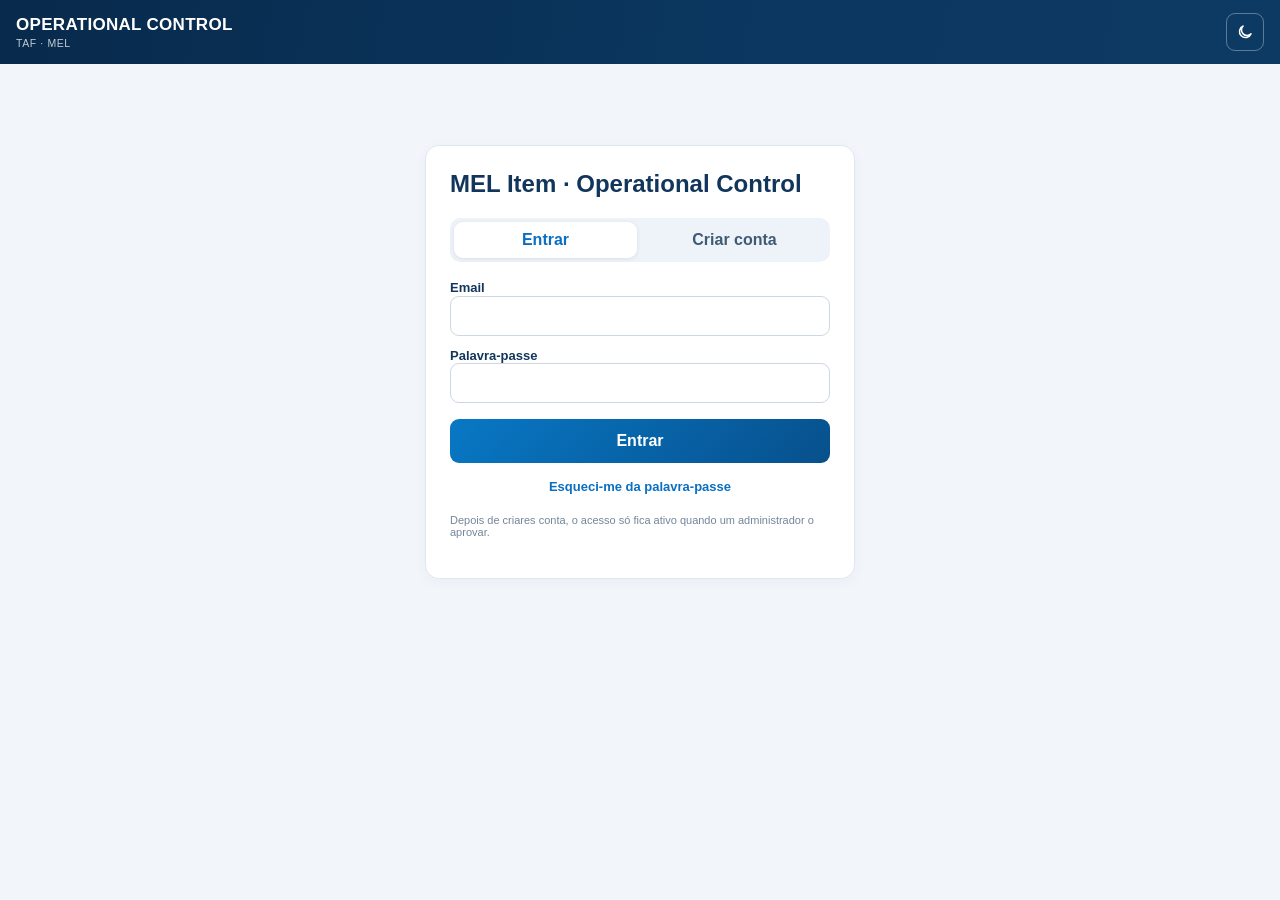
<file: index.html>
<!doctype html><html lang="pt"><head><meta charset="utf-8"><meta name="viewport" content="width=device-width,initial-scale=1,viewport-fit=cover"><title>TAP Operational Control</title><link rel="manifest" href="./manifest.webmanifest"><meta name="theme-color" content="#0b2f55"><link rel="icon" href="./icon-192.png"><link rel="apple-touch-icon" href="./icon-192.png"><meta name="apple-mobile-web-app-capable" content="yes"><meta name="apple-mobile-web-app-title" content="MEL"><script src="vendor/supabase-js-2.119.0.js" integrity="sha384-uteMfOloLDGt042uDz+xHGF3ym63/WQ6rFq7murQRG8Ih7QrXGEGNtWd8688sb4O"></script><script defer src="https://cdn.sheetjs.com/xlsx-0.20.3/package/dist/xlsx.full.min.js"></script><script src="./config.js"></script><script>try{if(localStorage.getItem("mel-theme")==="dark")document.documentElement.dataset.theme="dark"}catch(e){}</script><style>
:root{--navy:#0b2f55;--navy2:#123e68;--blue:#0a6fc2;--blue2:#0759a0;--ink:#12365b;--muted:#6b7f93;--line:#dfe8f1;--bg:#f2f6fb;--red:#d62f37;--green:#2f8a3b;font-family:Inter,"Segoe UI",Arial,sans-serif;color:var(--ink);background:var(--bg)}
*{box-sizing:border-box}body{margin:0;background:var(--bg)}.hidden{display:none!important}
svg.i.plane{transform:rotate(-45deg)}svg.i{width:18px;height:18px;flex:none;stroke:currentColor;fill:none;stroke-width:2;stroke-linecap:round;stroke-linejoin:round;vertical-align:middle}
button{font:inherit;border:0;border-radius:9px;cursor:pointer;font-weight:600}button:disabled{opacity:.5;cursor:wait}
input,select,textarea{font:inherit;color:inherit;padding:10px;border:1px solid #cbd7e4;border-radius:9px;width:100%;background:#fff}

/* Header */
.top{background:linear-gradient(100deg,#082a4c 0%,#0b3760 60%,#0d3a63 100%);color:#fff;display:flex;align-items:center;gap:14px;padding:0 20px;min-height:64px}
.brand{display:flex;align-items:center;gap:12px;padding-right:16px;border-right:1px solid #ffffff22;min-height:44px}
.tap-wordmark{font-size:32px;font-weight:900;font-style:italic;letter-spacing:-2.5px;line-height:1}
.brand h1{font-size:17px;margin:0;letter-spacing:.3px}.brand small{display:block;font-size:10.5px;letter-spacing:.6px;opacity:.75;margin-top:2px}
.nav{display:flex;gap:2px;flex:1;overflow:auto;scrollbar-width:none}
.nav button{display:flex;align-items:center;gap:7px;background:transparent;color:#dbe9f7;padding:9px 9px;font-size:13px;white-space:nowrap}
.nav button:hover{background:#ffffff14;color:#fff}.nav button.on{background:var(--blue);color:#fff}
.user{display:flex;align-items:center;gap:12px}
.who{display:flex;align-items:center;gap:9px}.avatar{width:34px;height:34px;border-radius:50%;background:#fff;color:var(--navy);display:grid;place-items:center}
.who b{display:block;font-size:13px}.who small{font-size:11px;opacity:.75}
.logout{display:flex;align-items:center;gap:7px;background:transparent;color:#fff;border:1px solid #ffffff66;padding:8px 13px;font-size:13px}.logout:hover{background:#ffffff14}

main{max-width:1640px;margin:18px auto;padding:0 24px}
.card{background:#fff;border:1px solid var(--line);border-radius:14px;box-shadow:0 3px 14px #12365b0a}

/* Stats */
.stats{display:grid;grid-template-columns:repeat(4,1fr);gap:14px}
.stat{display:flex;align-items:center;gap:16px;padding:14px 22px}
.stat .ic{width:48px;height:48px;display:grid;place-items:center;color:#6b88a6}.stat .ic svg{width:38px;height:38px;stroke-width:1.6}
.stat span{font-size:13.5px;color:#1d3d5e;font-weight:700}.stat b{display:block;font-size:25px;margin-top:1px;color:var(--navy)}
.stat.a320 .ic,.stat.a320 b{color:var(--blue)}.stat.a330 .ic,.stat.a330 b{color:var(--red)}.stat.e19x .ic,.stat.e19x b{color:var(--green)}
.stat.a320 .ic svg,.stat.a330 .ic svg,.stat.e19x .ic svg{fill:currentColor;stroke:none}

/* Fleet */
.sec-head{display:flex;align-items:center;justify-content:space-between;margin:20px 0 10px}
.sec-head strong{display:flex;align-items:center;gap:9px;font-size:18px}.sec-head strong svg{color:var(--green);fill:currentColor;stroke:none;width:22px;height:22px}.sec-head small{color:var(--muted);font-size:12px}
.fleet{display:grid;grid-template-columns:repeat(3,minmax(0,1fr));gap:16px}
.fleet-card{position:relative;padding:0;overflow:hidden;text-align:left;background:#fff;border:1px solid #cfdeec;border-radius:14px;color:var(--ink);box-shadow:0 4px 13px #153f6512;transition:transform .18s,box-shadow .18s}
.fleet-card:hover{transform:translateY(-2px);box-shadow:0 8px 20px #153f6522}
.fleet-card img{display:block;width:100%;height:160px;object-fit:cover;object-position:center 50%;background:#dceaf7}
.fleet-card .info{display:flex;align-items:center;justify-content:space-between;gap:8px;padding:13px 16px}
.fleet-card .info strong{display:flex;align-items:center;gap:9px;font-size:17px}.fleet-card .info strong svg{fill:var(--navy2);stroke:none;width:20px;height:20px}
.pill{background:#e9f1f9;border-radius:20px;padding:5px 11px;font-size:11.5px;font-weight:700;color:#174e7b;white-space:nowrap}
.fleet-card .check{position:absolute;top:10px;right:10px;width:26px;height:26px;border-radius:50%;background:var(--blue);color:#fff;display:none;place-items:center;border:2px solid #fff}
.fleet-card .check svg{width:15px;height:15px;stroke-width:3}
.fleet-card.active{border:2px solid var(--blue);box-shadow:0 0 0 3px #d7ebff,0 8px 20px #12558a20}.fleet-card.active .check{display:grid}

/* Toolbar */
.toolbar{display:flex;gap:10px;flex-wrap:wrap;align-items:center;margin:18px 0}.toolbar input,.toolbar select,.toolbar .btn{font-size:13.5px}.fleet-card img.noimg{opacity:0}
.field{position:relative;display:flex;align-items:center}.field>svg{position:absolute;left:12px;color:#5d7792;pointer-events:none}
.field input,.field select{min-height:44px;padding-left:40px}
.search{flex:1;min-width:240px}.fsel{width:150px}.ssel{width:170px}.ssel select{padding-left:12px}
.btn{display:flex;align-items:center;gap:8px;min-height:44px;padding:0 18px;background:#fff;color:#174c7a;border:1px solid #c6d7e8}
.btn:hover{background:#f3f8fd}.btn.primary{background:linear-gradient(135deg,#0878c5,#07508c);color:#fff;border:0}.btn.primary:hover{filter:brightness(1.07)}
.btn.icon{width:44px;padding:0;justify-content:center}

/* Table */
.table-head{display:flex;align-items:center;justify-content:space-between;gap:10px;padding:16px 20px}
.table-head b{display:flex;align-items:center;gap:10px;font-size:17px}.table-head .muted{font-size:13px;color:#4a6580}.table-head .muted i{font-style:normal;color:#b9c8d8;margin:0 10px}
.tablewrap{overflow:auto;padding:0 12px}
table{width:100%;border-collapse:separate;border-spacing:0}
th{background:#eef3f9;color:#1d3d5e;font-weight:800;line-height:1.3;text-transform:uppercase;font-size:11px;letter-spacing:.05em;text-align:left;padding:12px 14px;white-space:nowrap}
th:first-child{border-radius:9px 0 0 9px}th:last-child{border-radius:0 9px 9px 0;text-align:center}
th.sort{cursor:pointer;user-select:none}.clearfav{display:inline-flex;align-items:center;gap:3px;margin-right:8px;padding:1px 6px;border-radius:999px;border:1px solid #e9cf86;background:#fff6dc;color:#8a5a00;font-size:9.5px;line-height:1.5;font-weight:700;text-transform:none;letter-spacing:0;cursor:pointer;vertical-align:middle}.clearfav svg{width:9px!important;height:9px!important;margin:0!important;opacity:1!important;fill:currentColor}.clearfav:hover{background:#ffeab0}.clearfav.hidden{display:none}[data-theme=dark] .clearfav{background:#3b2f0e;color:#f6d27a;border-color:#6b5520}th.sort:hover{color:var(--blue)}th.sort svg{width:14px;height:14px;margin-left:5px;opacity:.6}
td{padding:11px 14px;border-bottom:1px solid #e8eef4;vertical-align:top;font-size:12.5px}
tr:hover td{background:#f7fbff}
.code{font-weight:800;color:var(--blue);white-space:nowrap;font-size:14px}
.impact{line-height:1.4;min-width:360px}
.by,.when{display:flex;align-items:center;gap:7px;white-space:nowrap;color:#2d4966}.by svg,.when svg{color:#6b88a6;width:16px;height:16px}
.state{display:inline-flex;align-items:center;gap:6px;padding:4px 11px;border-radius:20px;font-size:12px;font-weight:700;white-space:nowrap}
.state:before{content:"";width:7px;height:7px;border-radius:50%;background:currentColor}
.state.on{background:#e4f5e6;color:#227a31}.state.off{background:#f1f3f6;color:#6d7b8a}
.actions{display:flex;gap:7px;justify-content:center}
.act{width:32px;height:32px;display:grid;place-items:center;border-radius:8px;background:#e6f0fb;border:0;color:var(--blue)}
.act svg{width:16px;height:16px}.act:hover{filter:brightness(.95)}.act.dup{background:#eef2f6;color:#3f5a75}
.act.del{color:#c8323a;background:#fde8e8}.act.cpy{background:#e4f5e6;color:#227a31}.act.fav{background:#fff6dc;color:#b07d00}.act.fav.on svg{fill:currentColor}.act.fav:disabled{opacity:.5}mark.hl{background:#ffe48a;color:inherit;padding:0 1px;border-radius:3px}.code.hl-code{background:#ffe48a;border-radius:4px;padding:0 3px}[data-theme=dark] mark.hl,[data-theme=dark] .code.hl-code{background:#7a6512;color:#fff}[data-theme=dark] .act.fav{background:#3b2f0e;color:#f6d27a}.fsel.show{width:215px}.act.cpy.ok{background:#227a31;color:#fff}.restore-btn{display:inline-flex;align-items:center;gap:6px;padding:7px 12px;border-radius:8px;background:#e4f5e6;color:#227a31;font-size:12.5px;white-space:nowrap}.restore-btn svg{width:15px;height:15px}.restore-btn:hover{filter:brightness(.95)}[data-theme=dark] .restore-btn{background:#23753a;color:#fff;border:1px solid #47a35f}[data-theme=dark] .restore-btn:hover{filter:brightness(1.15)}.ro-banner{display:flex;align-items:center;gap:10px;margin-top:14px;padding:11px 16px;border-radius:11px;background:#fff4d6;color:#6b4700;border:1px solid #f3dc9a;font-size:13px}.off-banner{background:#fde3e4;color:#8a1c22;border-color:#f4b4b8;flex-wrap:wrap}.off-banner span{flex:1;min-width:220px}.off-banner button{background:#8a1c22;color:#fff;border:0;border-radius:8px;padding:7px 12px;font-size:12px;cursor:pointer}.off-banner button:disabled{opacity:.6}[data-theme=dark] .off-banner{background:#3d1416;color:#f5b5b9;border-color:#6e2a2f}[data-theme=dark] .off-banner button{background:#f5b5b9;color:#3d1416}[data-theme=dark] .ro-banner{background:#3b2f0e;color:#f6d27a;border-color:#6b5520}
.fleet-card[data-f="A320"] .info strong svg{fill:#0a6fc2}.fleet-card[data-f="A330"] .info strong svg{fill:#d62f37}.fleet-card[data-f="E190/E195"] .info strong svg{fill:#2f8a3b}[data-theme=dark] .fleet-card[data-f="A320"] .info strong svg{fill:#4aa3ec}[data-theme=dark] .fleet-card[data-f="A330"] .info strong svg{fill:#f0656b}[data-theme=dark] .fleet-card[data-f="E190/E195"] .info strong svg{fill:#5cc26a}
.th-right{display:flex;align-items:center;gap:10px;flex-wrap:wrap;justify-content:flex-end}.btn.sm{min-height:34px;padding:0 12px;font-size:12.5px}.btn.sm svg{width:15px;height:15px}
#melTable th{position:relative}.col-rs{position:absolute;top:0;right:-4px;width:9px;height:100%;cursor:col-resize;z-index:2}.col-rs:after{content:"";position:absolute;left:4px;top:25%;height:50%;width:1px;background:#9fb3c8}.col-rs:hover:after,.col-rs.drag:after{background:var(--blue);width:3px;left:3px}
#melTable.fixed{table-layout:fixed}#melTable.fixed td{overflow-wrap:anywhere}#melTable.fixed .impact{min-width:0}body.resizing{cursor:col-resize;user-select:none}
body.table-max #homeView>.stats,body.table-max #homeView>.sec-head,body.table-max #homeView>.fleet,body.table-max #roBanner,body.table-max #homeView>.foot{display:none!important}body.table-max #homeView>.toolbar{margin-top:0}
.melcell{min-width:150px}.melcell .code{display:inline-block}.melhead{display:flex;align-items:center;gap:8px}.act.fav.mini{width:26px;height:26px;flex:none;border-radius:7px}.act.fav.mini svg{width:14px;height:14px}.act.fav.mini:not(.on){background:transparent;color:#9fb1c3}.act.fav.mini:not(.on):hover{background:#fff6dc;color:#b07d00}
.mel-note{display:flex;gap:6px;align-items:flex-start;margin-top:8px;padding:7px 9px;border-radius:8px;background:#fff7e0;border:1px solid #f3dc9a;color:#5f4300;font-size:12px;line-height:1.35;font-weight:500;max-width:260px;white-space:normal;overflow-wrap:anywhere}.mel-note svg{width:14px;height:14px;flex:none;margin-top:1px;color:#b07d00}
[data-theme=dark] .mel-note{background:#3b2f0e;border-color:#6b5520;color:#f6d27a}[data-theme=dark] .mel-note svg{color:#f6d27a}
.opt{font-weight:500;color:var(--muted);font-size:12px}#melNotes{resize:vertical;min-height:52px;font-size:13.5px}
.fleet-pick{display:grid;grid-template-columns:repeat(3,1fr);gap:6px;margin-top:6px}.fpick{display:flex;align-items:center;justify-content:center;gap:6px;padding:9px 6px;white-space:nowrap;border:1px solid #cbd7e4;border-radius:9px;cursor:pointer;font-weight:700;font-size:13.5px;user-select:none;background:#fff}
.fpick input{position:absolute;opacity:0;pointer-events:none}.fpick .box{width:18px;height:18px;border-radius:5px;border:2px solid #9fb3c8;display:grid;place-items:center;color:transparent}.fpick .box svg{width:13px;height:13px;stroke-width:3.2}
.fpick:has(input:checked){border-color:var(--blue);background:#eaf3fd;box-shadow:0 0 0 2px #cfe4fa}.fpick:has(input:checked) .box{background:var(--blue);border-color:var(--blue);color:#fff}
.fpick[data-v="A320"] svg.plane{fill:#0a6fc2;stroke:none}.fpick[data-v="A330"] svg.plane{fill:#d62f37;stroke:none}.fpick[data-v="E190/E195"] svg.plane{fill:#2f8a3b;stroke:none}
.fleet-pick.bad .fpick{border-color:#d92d20}#fleetHint{display:none}#fleetHint.bad{display:block}
[data-theme=dark] .fpick{background:#0f1b29;border-color:#2f4560}[data-theme=dark] .fpick:has(input:checked){background:#1b3350;border-color:#4aa3ec;box-shadow:0 0 0 2px #1e4a73}
.fleet-tag{font-weight:700;white-space:nowrap}.badge{background:#e42e36;color:#fff;border-radius:10px;font-size:10.5px;font-weight:800;padding:2px 6px;margin-left:2px}.ustate{display:inline-flex;align-items:center;gap:6px;padding:4px 11px;border-radius:20px;font-size:12px;font-weight:700;white-space:nowrap}.ustate.on{background:#e4f5e6;color:#227a31}.ustate.pend{background:#fff4d6;color:#8a5a00}.ustate.off{background:#eef1f5;color:#5d6b7a}[data-theme=dark] .ustate.on{background:#173a22;color:#7ed48a}[data-theme=dark] .ustate.pend{background:#4a3a10;color:#f6d27a}[data-theme=dark] .ustate.off{background:#22303f;color:#b5c5d6}.role-sel{min-width:150px;padding:7px 9px;font-size:13px}.uact{display:flex;gap:6px;flex-wrap:wrap}.uname-cell{display:flex;align-items:center;gap:6px;flex-wrap:wrap}.uedit{width:26px;height:26px;display:grid;place-items:center;border-radius:7px;border:0;background:transparent;color:var(--muted);cursor:pointer;padding:0}.uedit:hover{background:#e6f0fb;color:var(--blue)}.uedit svg{width:14px;height:14px}[data-theme=dark] .uedit:hover{background:#1f3a57;color:#cfe3f7}.uname-in{min-height:34px;border:1px solid #9fc0e0;border-radius:8px;padding:0 10px;font:inherit;font-weight:700;width:min(220px,100%);background:transparent;color:inherit}[data-theme=dark] .uname-in{border-color:#4d8fd1}.uname-cell .ubtn{padding:6px 10px}
.ubtn{display:inline-flex;align-items:center;gap:6px;padding:7px 12px;border-radius:8px;font-size:12.5px;white-space:nowrap}.ubtn.ok{background:#e4f5e6;color:#227a31}.ubtn.no{background:#fde8e8;color:#b42318}.ubtn.mute{background:#eef2f6;color:#3f5a75}[data-theme=dark] .ubtn.ok{background:#23753a;color:#fff}[data-theme=dark] .ubtn.no{background:#8f2a33;color:#fff}[data-theme=dark] .ubtn.mute{background:#3a4c60;color:#fff}.email{color:var(--muted);font-size:12px}.purge-btn{display:inline-flex;align-items:center;gap:6px;padding:7px 12px;border-radius:8px;background:#fde8e8;color:#b42318;font-size:12.5px;white-space:nowrap}.purge-btn svg{width:15px;height:15px}.purge-btn:hover{filter:brightness(.95)}[data-theme=dark] .purge-btn{background:#8f2a33;color:#fff;border:1px solid #c4505a}[data-theme=dark] .purge-btn:hover{filter:brightness(1.15)}#hRows .actions{flex-wrap:wrap}
.act.restore{color:var(--green);background:#e6f5e8}
.empty{text-align:center;color:var(--muted);padding:36px}
.pager{display:flex;align-items:center;justify-content:space-between;gap:10px;flex-wrap:wrap;padding:14px 20px}
.pager .muted{font-size:13px;color:var(--muted)}
.pages{display:flex;gap:6px;align-items:center}
.pages button{min-width:34px;height:34px;padding:0 10px;background:transparent;border:0;color:#2d4966;font-weight:600}.pages .nav-b{background:#fff;border:1px solid #d3e0ec}
.pages button.cur{background:var(--blue);border-color:var(--blue);color:#fff}
.pages button:disabled{opacity:.45;cursor:default}.pages .gap{color:var(--muted);padding:0 4px}
.pages .nav-b{display:flex;align-items:center;gap:4px}.pages .nav-b svg{width:14px;height:14px}
.foot{color:#73869a;font-size:11px;margin:16px 0}

/* Login / modal */
.login{max-width:430px;margin:9vh auto;padding:24px}.linkbtn{display:block;margin:12px auto 0;background:none;color:var(--blue);font-weight:600;font-size:13px;padding:4px}.linkbtn:hover{text-decoration:underline}[data-theme=dark] .linkbtn{color:#5fb0f2}.utag{display:block;margin-bottom:5px;font-size:11px;font-weight:700;color:#8a5a00}[data-theme=dark] .utag{color:#f6d27a}.hbtn{width:38px;height:38px;display:grid;place-items:center;background:transparent;color:#fff;border:1px solid #ffffff55;border-radius:9px}.hbtn:hover{background:#ffffff14}.auth-tabs{display:flex;gap:6px;background:#eef3f9;padding:4px;border-radius:10px;margin:4px 0 16px}.auth-tabs button{flex:1;padding:9px;background:transparent;color:#3f5a75}.auth-tabs button.on{background:#fff;color:var(--blue);box-shadow:0 1px 4px #12365b1a}[data-theme=dark] .auth-tabs{background:#0f1b29}[data-theme=dark] .auth-tabs button{color:#a3b6c9}[data-theme=dark] .auth-tabs button.on{background:#1e3249;color:#fff}.notice{background:#e4f5e6;color:#1d6a2a;padding:10px 12px;border-radius:9px;font-size:13px}[data-theme=dark] .notice{background:#173a22;color:#a8e3b2}.login h2{margin-top:0}.login label{font-size:13px;font-weight:600}
.error{color:#b42318;font-size:13px}.muted{color:var(--muted);font-size:13px}
.modal{position:fixed;inset:0;background:#102a4380;display:none;align-items:center;justify-content:center;padding:15px;z-index:10}.modal.show{display:flex}
.dialog{background:#fff;border-radius:14px;padding:22px;width:min(820px,100%);max-height:92vh;overflow:auto}.dialog h2{margin-top:0}
.fields{display:grid;grid-template-columns:1fr 1fr;gap:12px}.hint{display:block;font-size:11.5px;color:var(--muted);margin-top:5px}.mel-found{margin-top:8px;padding:9px 11px;border-radius:9px;background:#e6f0fb;color:#174c7a;font-size:12.5px;line-height:1.45}.mel-found .mf-acts{display:flex;flex-wrap:wrap;gap:6px;margin-top:7px}.mel-found button{border:1px solid #9fc0e0;background:#fff;color:#174c7a;border-radius:7px;padding:4px 9px;font-size:12px;font-weight:600;cursor:pointer}.mel-found button:hover{background:#d4e6f8}[data-theme=dark] .mel-found{background:#1f3a57;color:#cfe3f7}[data-theme=dark] .mel-found button{background:#152233;color:#cfe3f7;border-color:#4d8fd1}.hint.bad{color:#b42318;font-weight:600}#melItem.bad{border-color:#d92d20;outline:2px solid #fbd5d2}[data-theme=dark] .hint.bad{color:#f0858b}[data-theme=dark] #melItem.bad{outline-color:#5a2329}
.fields label{font-size:13.5px;font-weight:700}.full{grid-column:1/-1}
.editorbar{display:flex;gap:6px;flex-wrap:wrap;align-items:center;margin:7px 0}.editorbar button{padding:8px 12px;background:#eaf1f8;color:#174c7a}
.cpick{position:relative}.cpick>button{display:flex;align-items:center;gap:6px;padding:6px 10px;background:#eaf1f8;color:#174c7a}.cA{font-weight:800;font-size:15px;line-height:1}.cbar{display:block;width:18px;height:4px;border-radius:2px;margin-left:-22px;margin-top:20px;margin-right:4px}.caret{font-size:11px;padding-left:6px;border-left:1px solid #c6d7e8}
.cpanel{position:fixed;z-index:30;background:#fff;border:1px solid #cfdceb;border-radius:10px;box-shadow:0 10px 28px #12365b30;padding:10px;width:max-content}
.clabel{font-size:11px;font-weight:700;color:#5d7792;margin:8px 0 5px}.ctable{border-collapse:separate;border-spacing:3px}.ctable td{padding:0;border:0}.ctable tr:first-child td{padding-bottom:4px}
.sw{display:block;width:20px;height:20px;border-radius:4px;border:1px solid #0002;padding:0;cursor:pointer}.sw:hover{outline:2px solid #0a6fc2;outline-offset:1px}
.cauto{display:flex;align-items:center;gap:8px;width:100%;padding:6px 8px;background:#f3f7fb;color:#12365b;font-size:13px}.cauto .sw{width:16px;height:16px}
.editor{min-height:190px;border:1px solid #cbd7e4;border-radius:9px;padding:12px;line-height:1.4;overflow:auto}.editor:focus{outline:2px solid #b7d8f4}
.dlg-actions{display:flex;gap:10px;justify-content:flex-end;margin-top:16px}
.act.aud{background:#eef0fb;color:#4b4fb0}[data-theme=dark] .act.aud{background:#3a3f8f;color:#fff;border-color:#6d72c9}.act:disabled{opacity:.45;cursor:not-allowed}
.aud-head{display:flex;align-items:center;justify-content:space-between;gap:12px}.aud-head h2{margin:0}
.aud-item{border:1px solid var(--line);border-radius:11px;padding:12px 14px;margin:12px 0}.aud-top{display:flex;gap:8px 12px;align-items:center;flex-wrap:wrap;font-size:13px}
.aud-badge{font-size:11.5px;font-weight:700;padding:3px 9px;border-radius:999px;background:#e6f0fb;color:#174c7a}.aud-badge.new{background:#dff5e3;color:#1d6b2c}.aud-badge.del{background:#fde3e4;color:#8a1c22}.aud-badge.res{background:#fff1d0;color:#8a5a00}.aud-badge.cur{background:#0b2f55;color:#fff}
.aud-top .muted{font-size:12.5px}.aud-top .restore-btn{margin-left:auto}
.aud-field{margin-top:10px}.aud-field b{display:block;font-size:12px;color:var(--muted);text-transform:uppercase;letter-spacing:.03em;margin-bottom:4px}
.aud-diff{white-space:pre-wrap;font-size:13px;line-height:1.45;border-radius:8px;padding:8px 10px;background:#f6f9fc;word-break:break-word}
.aud-diff del{background:#fde3e4;color:#8a1c22;text-decoration:line-through}.aud-diff ins{background:#dff5e3;color:#1d6b2c;text-decoration:none}
.aud-item details{margin-top:8px;font-size:13px}.aud-item summary{cursor:pointer;color:var(--blue)}
[data-theme=dark] .aud-diff{background:#0f1b29}[data-theme=dark] .aud-diff del{background:#4a1a1e;color:#f5b5b9}[data-theme=dark] .aud-diff ins{background:#173d22;color:#9fe0b0}
[data-theme=dark] .aud-badge{background:#1f3a57;color:#cfe3f7}[data-theme=dark] .aud-badge.new{background:#173d22;color:#9fe0b0}[data-theme=dark] .aud-badge.del{background:#4a1a1e;color:#f5b5b9}[data-theme=dark] .aud-badge.res{background:#3b2f0e;color:#f6d27a}[data-theme=dark] .aud-badge.cur{background:#cfe3f7;color:#0b2f55}
.set-grid{display:grid;grid-template-columns:repeat(auto-fit,minmax(260px,1fr));gap:14px;padding:0 20px 20px}
.set-box{border:1px solid var(--line);border-radius:12px;padding:16px;display:flex;flex-direction:column;gap:10px}.set-box h3{margin:0;font-size:15px;display:flex;gap:8px;align-items:center}.set-box p{margin:0;font-size:13px;line-height:1.45}.set-box .btn{align-self:flex-start}.set-box .field{align-self:flex-start;min-width:220px}
.set-info{font-size:12.5px;color:var(--muted)}.set-info.warn{color:#b54708;font-weight:600}[data-theme=dark] .set-info.warn{color:#f6c56a}
.switch{display:flex;align-items:center;gap:10px;cursor:pointer;font-size:14px}.switch input{position:absolute;opacity:0;width:1px;height:1px}.switch span{width:44px;height:25px;border-radius:13px;background:#c9d5e2;position:relative;transition:.2s;flex:none}.switch span::after{content:'';position:absolute;top:3px;left:3px;width:19px;height:19px;border-radius:50%;background:#fff;transition:.2s;box-shadow:0 1px 3px #0003}.switch input:checked+span{background:#2a8a3e}.switch input:checked+span::after{left:22px}.switch input:focus-visible+span{outline:2px solid var(--blue);outline-offset:2px}.switch input:disabled+span{opacity:.5}[data-theme=dark] .switch span{background:#3a4c60}
.set-actions{display:flex;justify-content:flex-end;align-items:center;gap:12px;padding:12px 20px 18px;flex-wrap:wrap}
#revRows input{width:100%;min-width:120px;min-height:38px;border:1px solid #cbd7e4;border-radius:8px;padding:0 10px;font:inherit;background:transparent;color:inherit}[data-theme=dark] #revRows input{border-color:#3a4c60;color-scheme:dark}
.revtag{position:absolute;top:10px;left:10px;background:#0b2f55e6;color:#fff;font-size:11.5px;font-weight:700;padding:4px 9px;border-radius:999px;box-shadow:0 2px 6px #0003}
#actRows tr[data-rec]{cursor:pointer}#actRows tr[data-rec]:hover td{background:#f3f7fb}[data-theme=dark] #actRows tr[data-rec]:hover td{background:#18283b}
.act.att{background:#f3ecfb;color:#6b3fa0;position:relative}[data-theme=dark] .act.att{background:#4b2f6e;color:#fff;border-color:#8a63b8}.act.att .n{position:absolute;top:-6px;right:-6px;min-width:17px;height:17px;padding:0 4px;border-radius:9px;background:#6b3fa0;color:#fff;font-size:10.5px;font-weight:700;display:grid;place-items:center;line-height:1}[data-theme=dark] .act.att .n{background:#d7c2f2;color:#2d1a45}
.att-drop{border:2px dashed #b9a3d6;border-radius:12px;padding:16px;text-align:center;color:var(--muted);font-size:13px;margin:12px 0;transition:.15s}.att-drop.over{background:#f3ecfb;border-color:#6b3fa0;color:#6b3fa0}[data-theme=dark] .att-drop.over{background:#2d1a45;color:#d7c2f2}.att-drop .btn{margin:8px auto 0}
.att-item{display:flex;align-items:center;gap:12px;border:1px solid var(--line);border-radius:11px;padding:10px 12px;margin:8px 0}.att-item .att-ico{width:36px;height:36px;border-radius:9px;background:#fde3e4;color:#b42318;display:grid;place-items:center;flex:none}.att-item .att-ico svg{width:20px;height:20px}.att-meta{flex:1;min-width:0}.att-meta b{display:block;word-break:break-word;font-size:13.5px}.att-meta small{color:var(--muted);font-size:12px}.att-item .act{flex:none}[data-theme=dark] .att-item .att-ico{background:#4a1a1e;color:#f5b5b9}
.fatt-drop{display:flex;align-items:center;gap:12px;flex-wrap:wrap;border:2px dashed #c3d3e4;border-radius:11px;padding:10px 12px;transition:.15s}.fatt-drop.over{background:#f3ecfb;border-color:#6b3fa0}[data-theme=dark] .fatt-drop{border-color:#3a4c60}[data-theme=dark] .fatt-drop.over{background:#2d1a45;border-color:#b48ce0}
.fatt-item{display:flex;align-items:center;gap:10px;border:1px solid var(--line);border-radius:9px;padding:7px 10px;margin-top:7px;font-size:13px}.fatt-item .att-ico{width:28px;height:28px;border-radius:7px;background:#fde3e4;color:#b42318;display:grid;place-items:center;flex:none}.fatt-item .att-ico svg{width:16px;height:16px}.fatt-item .att-meta{flex:1;min-width:0}.fatt-item .att-meta b{font-size:13px}.fatt-item.new{border-style:dashed}.fatt-item.gone .att-meta{text-decoration:line-through;opacity:.55}.fatt-tag{font-size:11px;font-weight:700;padding:2px 8px;border-radius:999px;background:#dff5e3;color:#1d6b2c;flex:none}.fatt-item.gone .fatt-tag{background:#fde3e4;color:#8a1c22}[data-theme=dark] .fatt-tag{background:#173d22;color:#9fe0b0}[data-theme=dark] .fatt-item.gone .fatt-tag{background:#4a1a1e;color:#f5b5b9}[data-theme=dark] .fatt-item .att-ico{background:#4a1a1e;color:#f5b5b9}.fatt-item button.link{border:0;background:transparent;color:var(--blue);font-weight:600;cursor:pointer;font-size:12.5px;padding:4px}
.att-prog{font-size:12.5px;color:var(--muted);margin:6px 0}
#liveToasts{position:fixed;right:16px;bottom:16px;display:flex;flex-direction:column;gap:8px;z-index:21;max-width:min(380px,calc(100vw - 32px))}
.live-toast{background:#fff;color:var(--ink);border:1px solid var(--line);border-left:4px solid var(--blue);border-radius:10px;padding:10px 12px;font-size:13px;box-shadow:0 8px 24px #0002;cursor:pointer;animation:ltIn .2s ease-out}
.live-toast small{display:block;color:var(--muted);font-size:11.5px;margin-top:2px}[data-theme=dark] .live-toast{background:#152233}
@keyframes ltIn{from{opacity:0;transform:translateY(8px)}to{opacity:1;transform:none}}
tr.flash td{animation:rowFlash 3s ease-out}@keyframes rowFlash{0%,30%{background:#fff3c4}100%{background:transparent}}
[data-theme=dark] tr.flash td{animation-name:rowFlashD}@keyframes rowFlashD{0%,30%{background:#4a3d12}100%{background:transparent}}
.toast{position:fixed;left:50%;bottom:24px;transform:translateX(-50%);background:var(--navy);color:#fff;padding:11px 18px;border-radius:10px;font-size:13px;box-shadow:0 8px 24px #0004;z-index:20}

/* Portal: Início e TAF */
.p-hello{display:flex;align-items:flex-end;justify-content:space-between;margin:4px 0 14px}.p-hello h2{margin:0;font-size:22px}.p-hello small{color:var(--muted);font-size:13px}.p-utc{color:var(--ink);font-family:ui-monospace,Consolas,monospace;font-size:13.5px}
.p-grid{display:grid;grid-template-columns:1fr 1fr;gap:18px;align-items:start}
.p-card{padding:18px 20px}.p-card h4{margin:18px 0 8px;font-size:13px;text-transform:uppercase;letter-spacing:.4px;color:var(--muted)}.p-card h4 small{text-transform:none;letter-spacing:0;font-weight:500}
.p-head{display:flex;align-items:center;gap:10px;flex-wrap:wrap}.p-head b{display:flex;align-items:center;gap:8px;font-size:17px}.p-head small{color:var(--muted);font-size:12.5px;flex:1}.p-head .btn{margin-left:auto}
.p-stats{display:grid;grid-template-columns:repeat(3,1fr);gap:10px;margin-top:14px}
.p-stat{display:flex;align-items:center;gap:12px;text-align:left;background:#f6f9fc;border:1px solid var(--line);border-left:5px solid #8aa0b6;border-radius:11px;padding:12px;color:var(--ink);font-weight:600;font-size:13px}.p-stat:hover{border-color:#b9cbe0}
.p-stat .n{font-size:28px;font-weight:800;line-height:1;min-width:30px}.p-stat small{display:block;font-weight:500;color:var(--muted);font-size:11.5px}
.p-stat.nt{border-left-color:#0a6fc2}.p-stat.nt .n{color:#0a6fc2}.p-stat.red{border-left-color:#d62f37}.p-stat.red .n{color:#d62f37}.p-stat.amb{border-left-color:#e08a00}.p-stat.amb .n{color:#c77700}
.p-list{display:flex;flex-direction:column;gap:6px}.p-list .muted,.p-chips .muted{margin:0;font-size:13px;color:var(--muted)}
.p-item{display:flex;align-items:center;gap:10px;width:100%;text-align:left;background:transparent;border:1px solid var(--line);border-radius:10px;padding:8px 11px;color:var(--ink);font-weight:500;font-size:13px}.p-item:hover{background:#f3f7fb;border-color:#b9cbe0}
.p-item b{font-family:ui-monospace,Consolas,monospace;font-size:13px;white-space:nowrap}.p-item .t{flex:1;min-width:0;overflow:hidden;text-overflow:ellipsis;white-space:nowrap;color:var(--muted)}.p-item time{font-size:12px;color:var(--muted);white-space:nowrap}
.p-item.unseen{border-color:#0a6fc2;border-left:4px solid #0a6fc2;background:#f1f7fd}.p-item.unseen b{color:#0a6fc2}[data-theme=dark] .p-item.unseen{background:#13283f;border-color:#3d9be9}.taf-toast{border-left-color:#0a6fc2}.taf-toast b{font-family:ui-monospace,Consolas,monospace}
.p-h4row{display:flex;align-items:baseline;gap:6px}.p-link{margin-left:auto;background:none;border:0;padding:0;color:var(--blue);font-size:12px;font-weight:600;text-transform:none;letter-spacing:0;text-decoration:underline;cursor:pointer}
.p-tag{font-size:10.5px;font-weight:800;padding:2px 7px;border-radius:9px;background:#e3eefa;color:#0759a0;white-space:nowrap}.p-tag.amd{background:#fff0d6;color:#9a5b00}.p-tag.fl{background:#eef2f6;color:#4d6378}
.tafpop .tp-meta{color:var(--muted,#5f7286);font-size:13px;margin:-4px 0 10px}
.tafpop .tp-h{margin:12px 0 6px;font-size:11.5px;letter-spacing:.06em;text-transform:uppercase;color:var(--muted,#5f7286)}
.tafpop .tp-wins{list-style:none;margin:0;padding:0;display:grid;gap:4px}
.tafpop .tp-wins li{display:flex;gap:8px;align-items:baseline;font-size:13.5px}
.tafpop .tp-wins .sw{width:12px;height:12px;border-radius:3px;background:var(--kc,#d62f37);flex:none;align-self:center}
.tafpop .tp-wins b{font-family:ui-monospace,Menlo,Consolas,monospace;white-space:nowrap}
.tafpop .tp-raw{font:14px/2.2 ui-monospace,Menlo,Consolas,monospace;background:rgba(127,140,160,.08);border:1px solid rgba(127,140,160,.25);border-radius:8px;padding:10px 12px;word-break:break-word}
.tafpop .tp-raw .gl{display:block}
.tafpop .tp-raw .kw{opacity:.7}
.tafpop .tp-raw .hit{font-weight:700;color:var(--kc,#d62f37);text-decoration:underline 3px var(--kc,#d62f37);text-underline-offset:5px}
.tafpop .tp-raw .ign{opacity:.55}
.tafpop .tp-raw mark{background:none;color:inherit;box-shadow:none;padding:0}
.tafpop .aud-head{flex-wrap:wrap;gap:8px}
@media (max-width:600px){.tafpop .aud-head h2{width:100%}.tafpop .aud-head .btn{padding:6px 10px;font-size:13px}.tafpop .tp-raw{font-size:13px}}
.p-strip{display:grid;grid-template-columns:repeat(4,minmax(0,1fr));gap:10px;margin:0 0 14px}
.p-tile{all:unset;box-sizing:border-box;cursor:pointer;background:var(--card,var(--panel));border:1px solid var(--line);border-left:5px solid var(--tc,var(--line));border-radius:12px;padding:10px 14px;min-width:0}
.p-tile:hover{border-color:var(--tc,var(--accent))}
.p-tile .n{font:800 28px/1 ui-monospace,Menlo,Consolas,monospace;color:var(--tc,var(--ink))}
.p-tile .l{font-weight:700;margin-top:4px;font-size:14px}
.p-tile .m{color:var(--muted);font:500 12px/1.4 ui-monospace,Menlo,Consolas,monospace;margin-top:2px;white-space:nowrap;overflow:hidden;text-overflow:ellipsis}
.p-tile .fl{font:800 22px/1 ui-monospace,Menlo,Consolas,monospace}
.p-wxh{display:inline-flex;gap:4px;margin:0 6px;vertical-align:1px}.p-wxh button{font-family:inherit;font-size:11.5px;font-weight:700;line-height:1;padding:4px 9px;border-radius:999px;border:1px solid var(--line);background:transparent;color:var(--text);cursor:pointer;letter-spacing:0;text-transform:none}.p-wxh button.on{background:#3d8bfd;border-color:#3d8bfd;color:#fff}
.p-srch{margin-top:18px;font-size:14px}.p-src{display:inline-block;font:800 13px/22px ui-monospace,Menlo,Consolas,monospace;letter-spacing:.06em;padding:0 10px;border-radius:5px;margin-right:6px;vertical-align:1px}.p-src.met{background:#1f9d6b;color:#fff}.p-src.taf{background:#3d8bfd;color:#fff}.p-wxmet .p-when{color:var(--text)}.p-wx.p-wxmet{max-height:none;overflow:visible}
.p-now{flex:none;font:700 10px/16px ui-monospace,Menlo,Consolas,monospace;letter-spacing:.04em;color:var(--muted);border:1px solid currentColor;border-radius:4px;padding:0 5px;margin-right:4px}
.p-code{display:inline-block;font:700 10.5px/16px ui-monospace,Menlo,Consolas,monospace;padding:0 6px;border-radius:4px;background:var(--cb,#d32f2f);color:var(--ci,#fff);vertical-align:2px;margin-left:4px}
@media (max-width:900px){.p-strip{grid-template-columns:repeat(2,minmax(0,1fr))}}
#pTaf .p-stats{display:none}
.p-dot{width:14px;height:14px;border-radius:50%;background:#9fb3c7;flex:none}.p-dot.red{background:#d62f37}.p-dot.amber{background:#e08a00}.p-dot.green{background:#2f8a3b}
.p-chips{display:flex;flex-wrap:wrap;gap:7px}.p-chip{display:inline-flex;align-items:center;gap:6px;background:#fdecec;color:#a3242b;border:1px solid #f4c4c6;border-radius:999px;padding:5px 11px;font-size:12.5px;font-weight:700}.p-chip:hover{background:#fbdcdd}.p-chip.amb{background:#fff4e0;color:#8a5200;border-color:#f3d39b}.p-chip small{font-weight:500;opacity:.8}
.p-star{font-size:15px;line-height:1;color:var(--muted);opacity:.6;cursor:pointer;text-align:center}.p-star:hover{opacity:1}.p-star.on{color:#e0a100;opacity:1}
.p-wx{display:flex;flex-direction:column;gap:5px;max-height:max(300px,calc(100vh - 430px));overflow:auto;padding-right:4px}@media(max-width:1100px){.p-wx{max-height:none;overflow:visible}}.p-wxrow{display:grid;grid-template-columns:16px 10px 44px 82px minmax(0,1fr);align-items:center;column-gap:10px;width:100%;text-align:left;background:transparent;border:1px solid var(--line);border-left:4px solid #d62f37;border-radius:9px;padding:6px 10px;color:var(--ink);font-weight:500;font-size:13px}.p-wxrow.soon{border-left-color:#e08a00}.p-wxrow:hover{background:#f3f7fb}.p-wxrow b{font-family:ui-monospace,Consolas,monospace}.p-when{font-size:12.5px;font-weight:700;white-space:nowrap;color:#a3242b;font-family:ui-monospace,Consolas,monospace}.p-wxrow.soon .p-when{color:#8a5200}.p-cat{font-size:10.5px;font-weight:800;padding:2px 7px;border-radius:9px;background:#fdecec;color:#a3242b;white-space:nowrap;overflow:hidden;text-overflow:ellipsis;max-width:190px}.p-wxrow.soon .p-cat{background:#fff4e0;color:#8a5200}.p-wxinfo{display:flex;flex-wrap:wrap;gap:5px;align-items:center;min-width:0}.p-wxinfo .p-cond{margin-left:auto}.p-cond{justify-self:end;font-size:12px;color:var(--ink);background:#eef2f6;padding:2px 7px;border-radius:6px;white-space:nowrap;overflow:hidden;text-overflow:ellipsis;max-width:100%}.p-wxall{align-self:flex-start;margin-top:4px}@media(max-width:560px){.p-wxrow{grid-template-columns:16px 10px 44px 1fr;row-gap:4px}.p-wxrow .p-wxinfo{grid-column:3/-1}.p-wxinfo .p-cond{margin-left:0}}[data-theme=dark] .p-wxrow:hover{background:#18283b}[data-theme=dark] .p-cat{background:#4a1d22;color:#ffb3b7}[data-theme=dark] .p-wxrow.soon .p-cat{background:#4a3a12;color:#ffd58a}[data-theme=dark] .p-cond{background:#22344a}[data-theme=dark] .p-when{color:#ffb3b7}[data-theme=dark] .p-wxrow.soon .p-when{color:#ffd58a}
.p-warn{background:#fff4e0;color:#8a5200;border:1px solid #f3d39b;border-radius:10px;padding:8px 11px;font-size:12.5px;margin:12px 0 0}
.p-search{margin-top:14px;width:100%}
.p-tabs{display:flex;gap:6px;flex-wrap:wrap;margin:12px 0 10px}.p-tabs button{display:inline-flex;align-items:center;gap:6px;background:#f6f9fc;border:1px solid var(--line);color:var(--ink);padding:7px 12px;font-size:13px;border-radius:999px}.p-tabs button:hover{border-color:#b9cbe0}.p-tabs button.on{background:var(--blue);border-color:var(--blue);color:#fff}.p-tabs button small{font-weight:500;opacity:.8}.p-tabs button .rev{font-size:11px;opacity:.75;font-weight:500}
.p-melcard{display:flex;flex-direction:column;max-height:calc(100vh - 170px);min-height:320px}.p-melcard>*{flex:none}.p-melcard>.p-mels{flex:1 1 auto}.p-mels{flex:1;min-height:0;overflow:auto;display:flex;flex-direction:column;gap:10px;padding-right:4px}
.p-mel{border:1px solid var(--line);border-radius:11px;padding:11px 13px}.p-mel-h{display:flex;align-items:center;gap:8px;margin-bottom:6px;flex-wrap:wrap}.p-mel-h .code{font-size:14px}.p-mel-h .pfav{color:#e0a100;display:inline-flex}.p-mel-h .pfav svg{fill:currentColor}.p-mel-h .p-open{margin-left:auto;background:transparent;color:var(--blue);border:1px solid var(--line);padding:4px 9px;font-size:12px;display:inline-flex;align-items:center;gap:4px}.p-mel-h .p-open:hover{background:#eef5fc}
.p-kind{font-size:10.5px;font-weight:800;padding:2px 7px;border-radius:9px;background:#e3eefa;color:#0759a0}.p-kind.new{background:#e2f4e5;color:#1f6b2a}.p-kind.del{background:#fde3e4;color:#a3242b}.p-who{font-size:12px;color:var(--muted);white-space:nowrap;overflow:hidden;text-overflow:ellipsis}.p-mel.gone .impact{opacity:.6;text-decoration:line-through}[data-theme=dark] .p-kind{background:#1e3249;color:#a9cdf0}[data-theme=dark] .p-kind.new{background:#173a20;color:#8fdc9c}[data-theme=dark] .p-kind.del{background:#4a1d22;color:#ffb3b7}
.p-mel .impact{min-width:0;font-size:13px;overflow-wrap:anywhere}.p-mel .mel-note{max-width:none;margin-top:8px}.p-mels .muted{margin:8px 0;font-size:13px;color:var(--muted)}.p-more{align-self:center}
.p-col{display:flex;flex-direction:column;gap:18px;min-width:0}
.p-drop{display:flex;align-items:center;gap:12px;border:2px dashed var(--line);border-radius:12px;padding:10px 14px;margin-top:14px;cursor:pointer;color:var(--muted);font-size:13px}.p-drop:hover,.p-drop.over{border-color:#0a6fc2;background:#eef5fc;color:var(--ink)}[data-theme=dark] .p-drop:hover,[data-theme=dark] .p-drop.over{background:#13283f;border-color:#3d9be9}
.p-drop svg{width:22px;height:22px;flex:none;fill:none;stroke:#0a6fc2;stroke-width:2;stroke-linecap:round;stroke-linejoin:round}[data-theme=dark] .p-drop svg{stroke:#5fb0f2}.p-drop b{color:var(--ink)}.p-drop.busy{opacity:.7;cursor:progress}
.p-blk{margin:6px 2px 0;font-size:12.5px;color:var(--muted)}.p-blk b{color:var(--ink)}.p-fltlist{max-height:none;overflow:visible}.p-fltbar{display:flex;flex-wrap:wrap;align-items:center;gap:6px;margin:6px 0 8px}.p-fltbar button{font-family:inherit;font-size:12.5px;font-weight:600;line-height:1;padding:6px 11px;border-radius:999px;border:1px solid var(--line);background:transparent;color:var(--text);cursor:pointer}.p-fltbar button.on{background:#3d8bfd;border-color:#3d8bfd;color:#fff}.p-fltbar button[data-fltonly].on{background:#e5323b;border-color:#e5323b}.p-fltsep{width:1px;height:20px;background:var(--line);margin:0 2px}.p-fltsum{margin-left:auto;font-size:12.5px;color:var(--muted)}.p-fltsum b{color:var(--text)}
.p-day{display:flex;align-items:center;gap:8px;font-size:12px;font-weight:800;letter-spacing:.06em;text-transform:uppercase;color:var(--text);margin:12px 0 4px 2px}.p-day small{font-weight:600;color:var(--muted);letter-spacing:0;text-transform:none}.p-day.tom{color:var(--muted)}.p-day:first-child{margin-top:2px}
.p-fltrow.now{background:color-mix(in srgb,#e5323b 12%,transparent)}.p-fltrow.now b{color:var(--text)}.p-fltrow .p-zn{font-size:11px;color:var(--muted);margin-left:6px;font-weight:600}
.p-fltrow.past{opacity:.55}
.p-zone{font-size:11.5px;font-weight:800;letter-spacing:.5px;color:var(--muted);margin:6px 0 0 2px}.p-zone:first-child{margin-top:0}.p-fltrow{grid-template-columns:62px 74px 88px minmax(0,1fr)}.p-fltrow .p-rota{font-size:12.5px;color:var(--muted);white-space:nowrap}
@media(max-width:560px){.p-fltrow{grid-template-columns:62px minmax(0,1fr) auto;row-gap:5px}.p-fltrow .p-wxinfo{grid-column:1/-1}.p-fltrow .p-wxinfo .p-cond{margin-left:auto}}
.p-fleets{display:grid;grid-template-columns:repeat(3,1fr);gap:10px;margin-top:12px}
.p-fleet{text-align:left;background:#f6f9fc;border:1px solid var(--line);border-radius:11px;padding:11px 12px;color:var(--ink);font-weight:600;font-size:13px}.p-fleet:hover{border-color:#b9cbe0}.p-fleet b{display:block;font-size:24px;line-height:1.1;margin-top:3px}.p-fleet small{display:block;font-weight:500;color:var(--muted);font-size:11.5px;margin-top:3px;min-height:14px}
.p-fleet.a320 b{color:#0a6fc2}.p-fleet.a330 b{color:#d62f37}.p-fleet.e19x b{color:#2f8a3b}
body.taf-mode{display:flex;flex-direction:column;height:100vh;height:100dvh;overflow:hidden}body.taf-mode main{flex:1;min-height:0;width:100%;max-width:none;margin:0;padding:0;display:flex;flex-direction:column}body.taf-mode #offBanner{margin:8px 12px}body.taf-mode #tafView{flex:1;min-height:0}body.taf-mode #tafWrap{height:100%}
#tafView.hidden{display:block!important;position:fixed;left:-20000px;top:0;width:1280px;height:800px;visibility:hidden;pointer-events:none}
#tafFrame{display:block;width:100%;height:100%;border:0;background:#fff}
[data-theme=dark] .impact .dk,[data-theme=dark] .mel-note .dk{color:var(--ink)!important}
[data-theme=dark] .p-tabs button:not(.on),[data-theme=dark] .p-stat,[data-theme=dark] .p-fleet{background:#0f1b29;border-color:#2a3d52;color:var(--ink)}[data-theme=dark] .p-item{color:var(--ink)}[data-theme=dark] .p-item:hover{background:#18283b}
[data-theme=dark] .p-tag{background:#1e3249;color:#a9cdf0}[data-theme=dark] .p-tag.amd{background:#4a3a12;color:#ffd58a}[data-theme=dark] .p-tag.fl{background:#22344a;color:#c4d4e4}
[data-theme=dark] .p-chip{background:#4a1d22;color:#ffb3b7;border-color:#7a2f36}[data-theme=dark] .p-chip.amb{background:#4a3a12;color:#ffd58a;border-color:#7a5f1f}[data-theme=dark] .p-warn{background:#4a3a12;color:#ffd58a;border-color:#7a5f1f}
@media(max-width:1100px){.p-grid{grid-template-columns:1fr}.p-melcard{height:auto;max-height:none}.p-mels{max-height:75vh}}
@media(max-width:560px){.p-stats{grid-template-columns:1fr}.p-stat{padding:10px}.p-fleets{gap:7px}.p-fleet{padding:9px;font-size:11.5px}.p-fleet b{font-size:20px}.p-head small{flex-basis:100%;order:3}}

/* Telemóvel e tablet (também deitado): a tabela ocupa o ecrã todo, sem deslizar para o lado */
.mel-fleet{display:inline-block;margin:5px 0 0 34px;font-size:11px;font-weight:700;letter-spacing:.02em;padding:1px 8px;border-radius:9px;background:#eef2f6;color:#4d6378;white-space:nowrap}.mel-fleet.f-a320{background:#e3eefa;color:#0759a0}.mel-fleet.f-a330{background:#fde3e4;color:#a3242b}.mel-fleet.f-e190e195{background:#e2f4e5;color:#1f6b2a}[data-theme=dark] .mel-fleet{background:#22344a;color:#c4d4e4}[data-theme=dark] .mel-fleet.f-a320{background:#1e3249;color:#a9cdf0}[data-theme=dark] .mel-fleet.f-a330{background:#4a1d22;color:#ffb3b7}[data-theme=dark] .mel-fleet.f-e190e195{background:#173a20;color:#8fdc9c}
#rows tr.grp td{background:var(--soft,#f3f7fb);color:var(--muted);font-size:12px;font-weight:800;text-transform:uppercase;letter-spacing:.06em;padding:7px 14px;border-bottom:1px solid var(--line)}#rows tr.grp svg{width:13px;height:13px;margin-right:6px;fill:#e0a100;stroke:#e0a100;vertical-align:-2px}#rows tr.grp small{font-weight:600;margin-left:4px}[data-theme=dark] #rows tr.grp td{background:#13202f}#rows tr.flash td{animation:favflash 1.6s ease}@keyframes favflash{0%,40%{background:rgba(224,161,0,.22)}100%{background:transparent}}
.row-meta{display:none}
@media(max-width:1000px){
main{padding-left:max(8px,env(safe-area-inset-left));padding-right:max(8px,env(safe-area-inset-right));margin-top:10px}
.top{padding-left:max(12px,env(safe-area-inset-left));padding-right:max(12px,env(safe-area-inset-right))}
.tablewrap{padding:0 4px}
#melTable,#melTable.fixed{table-layout:auto}#melTable th{width:auto!important}
#melTable th:nth-child(4),#melTable th:nth-child(5),#melTable td:nth-child(4),#melTable td:nth-child(5){display:none}
.melcell{min-width:0;width:1%}.melcell .code{white-space:nowrap}.impact{min-width:0}
.row-meta{display:block;margin-top:6px;font-size:11.5px;color:var(--muted);line-height:1.5;white-space:nowrap}.row-meta svg{width:12px;height:12px;margin-right:4px}
#melTable td:last-child,#melTable th:last-child{width:1%}#melTable .actions{display:grid;grid-template-columns:repeat(2,32px);gap:6px;justify-content:center}
th,td{padding-left:8px;padding-right:8px}.col-rs{display:none}#resetCols{display:none}
}
@media(max-width:560px){
#melTable thead{display:none}#melTable,#melTable tbody{display:block}
#melTable tr[data-id]{display:grid;grid-template-columns:1fr auto;border-bottom:1px solid var(--line);padding:6px 0}
#melTable tr[data-id]>td{display:block;border:0;padding:6px 6px}#melTable tr[data-id]>td:nth-child(4),#melTable tr[data-id]>td:nth-child(5){display:none}
#melTable tr[data-id]>td.melcell{grid-column:1;grid-row:1;width:auto}#melTable tr[data-id]>td:last-child{grid-column:2;grid-row:1;width:auto}
#melTable tr[data-id]>td.impact{grid-column:1/-1;grid-row:2}#melTable tr[data-id]>td.ioc{grid-column:1/-1;grid-row:3;width:auto;display:block;min-height:34px}#melTable tr[data-id]>td.ioc.same .imp-txt{display:none}#melTable tr[data-id]>td.ioc.same::after{content:'Mesmo texto das Dispatch Notes';display:block;font-size:12px;color:var(--muted)}#melTable tr[data-id]>td.ioc::before,#melTable tr[data-id]>td.impact::before{display:block;font-size:10.5px;font-weight:800;letter-spacing:.06em;color:var(--muted);margin-bottom:3px}#melTable tr[data-id]>td.impact::before{content:"DISPATCH NOTES"}#melTable tr[data-id]>td.ioc::before{content:"IOC NOTES"}
#melTable .actions{grid-template-columns:repeat(3,32px)}.row-meta br{display:none}.row-meta svg:last-of-type{margin-left:8px}
}

/* Tema escuro */
.theme-btn{width:38px;height:38px;display:grid;place-items:center;background:transparent;color:#fff;border:1px solid #ffffff55;border-radius:9px;flex:none}.theme-btn:hover{background:#ffffff14}
.theme-btn .moon{display:block}.theme-btn .sun{display:none}
[data-theme=dark] .theme-btn .moon{display:none}[data-theme=dark] .theme-btn .sun{display:block}
[data-theme=dark]{--ink:#dbe7f3;--muted:#8fa4b9;--line:#2a3d52;--bg:#0d1722;color-scheme:dark;color:var(--ink);background:var(--bg)}
[data-theme=dark] body{background:var(--bg)}
[data-theme=dark] .top{background:linear-gradient(100deg,#06182b 0%,#0a2440 60%,#0b2745 100%)}
[data-theme=dark] .card,[data-theme=dark] .fleet-card,[data-theme=dark] .dialog,[data-theme=dark] .cpanel{background:#152233;border-color:var(--line);box-shadow:0 4px 18px #0006}
[data-theme=dark] .fleet-card .info{background:#152233}[data-theme=dark] .fleet-card,[data-theme=dark] .fleet-card .info strong{color:var(--ink)}
[data-theme=dark] .fleet-card .info strong svg{fill:#9cc4ea}
[data-theme=dark] .fleet-card.active{border-color:#3d9be9;box-shadow:0 0 0 3px #1e4a73}
[data-theme=dark] .pill{background:#1e3249;color:#a9cdf0}
[data-theme=dark] .stat span{color:#c4d4e4}[data-theme=dark] .stat b{color:#fff}[data-theme=dark] .stat .ic{color:#8fa4b9}
[data-theme=dark] .stat.a320 .ic,[data-theme=dark] .stat.a320 b{color:#4aa3ec}[data-theme=dark] .stat.a330 .ic,[data-theme=dark] .stat.a330 b{color:#f0656b}[data-theme=dark] .stat.e19x .ic,[data-theme=dark] .stat.e19x b{color:#5cc26a}
[data-theme=dark] .sec-head strong{color:var(--ink)}[data-theme=dark] .sec-head strong svg{color:#5cc26a}
[data-theme=dark] input,[data-theme=dark] select,[data-theme=dark] textarea{background:#0f1b29;border-color:#2f4560;color:var(--ink)}
[data-theme=dark] .field>svg{color:#8fa4b9}
[data-theme=dark] .btn{background:#152233;color:#b9d6f2;border-color:#2f4560}[data-theme=dark] .btn:hover{background:#1b2c41}
[data-theme=dark] .btn.primary{background:linear-gradient(135deg,#0a7ad0,#075ca6);color:#fff}
[data-theme=dark] .table-head b{color:var(--ink)}[data-theme=dark] .table-head .muted{color:#a3b6c9}
[data-theme=dark] th{background:#1c2d42;color:#d6e4f2}
[data-theme=dark] td{border-bottom-color:#22344a}[data-theme=dark] tr:hover td{background:#18283b}
[data-theme=dark] .code{color:#5fb0f2}[data-theme=dark] .by,[data-theme=dark] .when{color:#c4d4e4}[data-theme=dark] .by svg,[data-theme=dark] .when svg{color:#8fa4b9}
[data-theme=dark] .act{background:#1f5c99;color:#fff;border:1px solid #4d8fd1}[data-theme=dark] .act.dup{background:#3a4c60;color:#fff;border-color:#62788f}[data-theme=dark] .act.del{background:#8f2a33;color:#fff;border-color:#c4505a}[data-theme=dark] .act.cpy{background:#23753a;color:#fff;border-color:#47a35f}[data-theme=dark] .act:hover{filter:brightness(1.2)}[data-theme=dark] .act svg{stroke-width:2.3}
[data-theme=dark] .pages button{color:#c4d4e4}[data-theme=dark] .pages .nav-b{background:#152233;border-color:#2f4560}[data-theme=dark] .pages button.cur{background:#0a6fc2;color:#fff}
[data-theme=dark] .editor{background:#fff;color:#17324d;border-color:#2f4560;color-scheme:light}[data-theme=dark] .editorbar button,[data-theme=dark] .cpick>button{background:#1e3249;color:#b9d6f2}
[data-theme=dark] .cauto{background:#1e3249;color:var(--ink)}[data-theme=dark] .clabel{color:#8fa4b9}[data-theme=dark] .caret{border-left-color:#2f4560}
[data-theme=dark] .error{color:#f0858b}[data-theme=dark] .foot{color:#7d92a7}
[data-theme=dark] :is(.impact,.editor) [style*="color:#17324d"],[data-theme=dark] :is(.impact,.editor) [style*="color: rgb(23, 50, 77)"],[data-theme=dark] :is(.impact,.editor) [style*="color:#000000"],[data-theme=dark] :is(.impact,.editor) [style*="color: rgb(0, 0, 0)"],[data-theme=dark] :is(.impact,.editor) [style*="color:#0b2f55"],[data-theme=dark] :is(.impact,.editor) [style*="color:#0c0c0c"],[data-theme=dark] :is(.impact,.editor) [style*="color:#262626"],[data-theme=dark] :is(.impact,.editor) [style*="color:#05172a"],[data-theme=dark] :is(.impact,.editor) [style*="color:#0b1826"],[data-theme=dark] :is(.impact,.editor) [style*="color:#112538"],[data-theme=dark] :is(.impact,.editor) [style*="color:#08233f"],[data-theme=dark] :is(.impact,.editor) [style*="color:#002060"]{color:inherit!important}

@media(max-width:1320px){.top{flex-wrap:wrap;padding:10px 16px;gap:10px}.brand{border:0;padding:0}.nav{order:3;flex-basis:100%}.theme-btn{margin-left:auto}}
@media(max-width:760px){main{padding:0 12px}.stats{grid-template-columns:repeat(2,1fr)}.stat{padding:12px}.stat .ic{display:none}.fleet{grid-template-columns:1fr}.fleet-card img{height:120px}.fields{grid-template-columns:1fr}.full{grid-column:auto}.who div{display:none}.logout span{display:none}.brand small{display:none}.search{flex-basis:100%}.fsel,.ssel{flex:1;width:auto}.table-head{flex-wrap:wrap}.pages .num{display:none}}
td.ioc{vertical-align:top;position:relative}td.ioc .ioc-txt{white-space:normal;padding-right:26px}td.impact,td.ioc{position:relative}@media(min-width:561px){#melTable:not(.fixed) td.impact{min-width:260px}#melTable:not(.fixed) td.impact.ioc{min-width:200px}}td.impact .imp-txt{padding-right:70px}.mel-cpy{width:24px!important;height:24px!important;min-width:0!important;padding:0!important;margin-left:4px;opacity:.55;flex:none}.mel-cpy .i{width:13px;height:13px}tr:hover .mel-cpy,.mel-cpy.ok{opacity:1}@media (hover:none){.mel-cpy{opacity:1}}.cell-acts{position:absolute;top:8px;right:6px;display:flex;gap:5px}.cell-acts .act{opacity:.55;transition:opacity .15s}tr:hover .cell-acts .act,.cell-acts .act:focus-visible,.cell-acts .act.ok{opacity:1}@media (hover:none){.cell-acts .act{opacity:1}}.nt-lab{display:flex!important;align-items:center;gap:6px}.nt-lab .i{width:15px;height:15px;opacity:.75}
.editor.ed-ioc{min-height:120px}.editor.ro{opacity:.7;cursor:not-allowed}.editor.ed-on{outline:2px solid #0a6fc2;outline-offset:1px}
</style></head><body>

<svg width="0" height="0" style="position:absolute"><defs>
<symbol id="i-cloud" viewBox="0 0 24 24"><path d="M7 18a4.5 4.5 0 0 1-.6-8.96A6 6 0 0 1 18 8.5a4.5 4.5 0 0 1-.5 9.5Z"/><path d="m11 13-1.5 3h3L11 19"/></symbol>
<symbol id="i-home" viewBox="0 0 24 24"><path d="M3 10.5 12 3l9 7.5"/><path d="M5 9.5V21h14V9.5"/><path d="M10 21v-6h4v6"/></symbol>
<symbol id="i-plane" viewBox="0 0 24 24"><path d="M17.8 19.2 16 11l3.5-3.5C21 6 21.5 4 21 3c-1-.5-3 0-4.5 1.5L13 8 4.8 6.2c-.5-.1-.9.1-1.1.5l-.3.5c-.2.5-.1 1 .3 1.3L9 12l-2 3H4l-1 1 3 2 2 3 1-1v-3l3-2 3.5 5.3c.3.4.8.5 1.3.3l.5-.2c.4-.3.6-.7.5-1.2z"/></symbol>
<symbol id="i-list" viewBox="0 0 24 24"><path d="M8 6h13M8 12h13M8 18h13M3 6h.01M3 12h.01M3 18h.01"/></symbol>
<symbol id="i-clock" viewBox="0 0 24 24"><circle cx="12" cy="12" r="9"/><path d="M12 7v5l3 2"/></symbol>
<symbol id="i-users" viewBox="0 0 24 24"><circle cx="9" cy="8" r="3.5"/><path d="M2.5 20c.6-3.6 3.2-5.5 6.5-5.5s5.9 1.9 6.5 5.5"/><path d="M16 4.6a3.5 3.5 0 0 1 0 6.8M18 14.8c1.9.7 3.1 2.4 3.5 5.2"/></symbol>
<symbol id="i-chart" viewBox="0 0 24 24"><path d="M4 20V10M10 20V4M16 20v-7M22 20H2"/></symbol>
<symbol id="i-gear" viewBox="0 0 24 24"><circle cx="12" cy="12" r="3"/><path d="M19.4 15a1.7 1.7 0 0 0 .3 1.8l.1.1a2 2 0 1 1-2.8 2.8l-.1-.1a1.7 1.7 0 0 0-1.8-.3 1.7 1.7 0 0 0-1 1.5V21a2 2 0 1 1-4 0v-.1a1.7 1.7 0 0 0-1.1-1.5 1.7 1.7 0 0 0-1.8.3l-.1.1a2 2 0 1 1-2.8-2.8l.1-.1a1.7 1.7 0 0 0 .3-1.8 1.7 1.7 0 0 0-1.5-1H3a2 2 0 1 1 0-4h.1a1.7 1.7 0 0 0 1.5-1.1 1.7 1.7 0 0 0-.3-1.8l-.1-.1a2 2 0 1 1 2.8-2.8l.1.1a1.7 1.7 0 0 0 1.8.3H9a1.7 1.7 0 0 0 1-1.5V3a2 2 0 1 1 4 0v.1a1.7 1.7 0 0 0 1 1.5 1.7 1.7 0 0 0 1.8-.3l.1-.1a2 2 0 1 1 2.8 2.8l-.1.1a1.7 1.7 0 0 0-.3 1.8V9a1.7 1.7 0 0 0 1.5 1H21a2 2 0 1 1 0 4h-.1a1.7 1.7 0 0 0-1.5 1z"/></symbol>
<symbol id="i-user" viewBox="0 0 24 24"><circle cx="12" cy="8" r="4"/><path d="M4 21c.8-4.2 4-6.5 8-6.5s7.2 2.3 8 6.5"/></symbol>
<symbol id="i-logout" viewBox="0 0 24 24"><path d="M9 21H5a2 2 0 0 1-2-2V5a2 2 0 0 1 2-2h4M16 17l5-5-5-5M21 12H9"/></symbol>
<symbol id="i-db" viewBox="0 0 24 24"><ellipse cx="12" cy="5" rx="8" ry="3"/><path d="M4 5v14c0 1.7 3.6 3 8 3s8-1.3 8-3V5"/><path d="M4 12c0 1.7 3.6 3 8 3s8-1.3 8-3"/></symbol>
<symbol id="i-plane" viewBox="0 0 24 24"><path d="M21.5 12c0-.9-.8-1.6-1.8-1.6H15L10.2 3H8l2.4 7.4H5.6L3.9 8H2l1.1 4L2 16h1.9l1.7-2.4h4.8L8 21h2.2l4.8-7.4h4.7c1 0 1.8-.7 1.8-1.6z"/></symbol>
<symbol id="i-star" viewBox="0 0 24 24"><path d="m12 3 2.8 5.7 6.2.9-4.5 4.4 1.1 6.2L12 17.3 6.4 20.2l1.1-6.2L3 9.6l6.2-.9z"/></symbol><symbol id="i-search" viewBox="0 0 24 24"><circle cx="11" cy="11" r="7"/><path d="m20 20-3.5-3.5"/></symbol>
<symbol id="i-plus" viewBox="0 0 24 24"><path d="M12 5v14M5 12h14"/></symbol>
<symbol id="i-download" viewBox="0 0 24 24"><path d="M12 3v12M7 10l5 5 5-5M4 21h16"/></symbol>
<symbol id="i-refresh" viewBox="0 0 24 24"><path d="M20 11a8 8 0 0 0-14.6-4.5L4 8M4 4v4h4M4 13a8 8 0 0 0 14.6 4.5L20 16M20 20v-4h-4"/></symbol>
<symbol id="i-cal" viewBox="0 0 24 24"><rect x="3" y="5" width="18" height="16" rx="2"/><path d="M3 10h18M8 3v4M16 3v4"/></symbol>
<symbol id="i-edit" viewBox="0 0 24 24"><path d="M4 20h4L19 9a2.8 2.8 0 0 0-4-4L4 16v4z"/><path d="m13.5 6.5 4 4"/></symbol>
<symbol id="i-copy" viewBox="0 0 24 24"><rect x="9" y="9" width="12" height="12" rx="2"/><path d="M5 15H4a1 1 0 0 1-1-1V4a1 1 0 0 1 1-1h10a1 1 0 0 1 1 1v1"/></symbol>
<symbol id="i-trash" viewBox="0 0 24 24"><path d="M4 7h16M10 11v6M14 11v6M6 7l1 13h10l1-13M9 7V4h6v3"/></symbol>
<symbol id="i-undo" viewBox="0 0 24 24"><path d="M9 14 4 9l5-5"/><path d="M4 9h10.5a5.5 5.5 0 0 1 0 11H11"/></symbol>
<symbol id="i-moon" viewBox="0 0 24 24"><path d="M20 14.5A8 8 0 1 1 9.5 4a6.5 6.5 0 0 0 10.5 10.5z"/></symbol><symbol id="i-sun" viewBox="0 0 24 24"><circle cx="12" cy="12" r="4"/><path d="M12 2v2M12 20v2M4.9 4.9l1.4 1.4M17.7 17.7l1.4 1.4M2 12h2M20 12h2M4.9 19.1l1.4-1.4M17.7 6.3l1.4-1.4"/></symbol>
<symbol id="i-eye" viewBox="0 0 24 24"><path d="M2 12s3.6-7 10-7 10 7 10 7-3.6 7-10 7S2 12 2 12z"/><circle cx="12" cy="12" r="3"/></symbol><symbol id="i-attach" viewBox="0 0 24 24"><path d="m21 11-8.6 8.6a5.5 5.5 0 0 1-7.8-7.8l8.6-8.6a3.7 3.7 0 0 1 5.2 5.2l-8.6 8.6a1.8 1.8 0 0 1-2.6-2.6L15 6.6"/></symbol><symbol id="i-pdf" viewBox="0 0 24 24"><path d="M14 3H7a2 2 0 0 0-2 2v14a2 2 0 0 0 2 2h10a2 2 0 0 0 2-2V8z"/><path d="M14 3v5h5"/><path d="M9 13h6M9 17h4"/></symbol><symbol id="i-clip" viewBox="0 0 24 24"><rect x="8" y="3" width="8" height="4" rx="1"/><path d="M8 5H6a2 2 0 0 0-2 2v12a2 2 0 0 0 2 2h12a2 2 0 0 0 2-2V7a2 2 0 0 0-2-2h-2"/><path d="M8 12h8M8 16h5"/></symbol>
<symbol id="i-key" viewBox="0 0 24 24"><circle cx="8" cy="15" r="4"/><path d="m10.8 12.2 9.2-9.2M17 6l3 3M14.5 8.5l2 2"/></symbol>
<symbol id="i-expand" viewBox="0 0 24 24"><path d="M8 3H3v5M16 3h5v5M8 21H3v-5M16 21h5v-5"/></symbol><symbol id="i-shrink" viewBox="0 0 24 24"><path d="M3 8h5V3M21 8h-5V3M3 16h5v5M21 16h-5v5"/></symbol>
<symbol id="i-note" viewBox="0 0 24 24"><path d="M4 4h16v11l-5 5H4z"/><path d="M15 20v-5h5M8 9h8M8 13h5"/></symbol>
<symbol id="i-check" viewBox="0 0 24 24"><path d="m5 12.5 4.5 4.5L19 7.5"/></symbol>
<symbol id="i-sort" viewBox="0 0 24 24"><path d="m7 15 5 5 5-5M7 9l5-5 5 5"/></symbol>
<symbol id="i-left" viewBox="0 0 24 24"><path d="m15 18-6-6 6-6"/></symbol>
<symbol id="i-right" viewBox="0 0 24 24"><path d="m9 18 6-6-6-6"/></symbol>
</defs></svg>

<header class="top"><div class="brand"><div><h1>OPERATIONAL CONTROL</h1><small>TAF · MEL</small></div></div>
<nav class="nav hidden" id="nav">
<button class="on" data-nav="portal"><svg class="i"><use href="#i-home"/></svg>Início<span class="badge hidden" id="tafBadge" title="TAF novos ou emendas com alerta, por ver"></span></button>
<button data-nav="taf" id="navTaf"><svg class="i"><use href="#i-cloud"/></svg>TAF</button>
<button data-nav="home"><svg class="i"><use href="#i-plane"/></svg>MEL</button>
<button data-nav="history"><svg class="i"><use href="#i-clock"/></svg>Histórico</button>
<button data-nav="users" id="navUsers" class="hidden"><svg class="i"><use href="#i-users"/></svg>Utilizadores<span class="badge hidden" id="pendBadge"></span></button>
<button data-nav="settings" id="navSettings" class="hidden"><svg class="i"><use href="#i-gear"/></svg>Configurações</button>
</nav>
<button class="theme-btn" id="themeBtn" type="button" title="Mudar para tom escuro"><svg class="i moon"><use href="#i-moon"/></svg><svg class="i sun"><use href="#i-sun"/></svg></button><div class="user hidden" id="userBox"><div class="who"><span class="avatar"><svg class="i"><use href="#i-user"/></svg></span><div><b id="userLabel"></b><small id="roleLabel"></small></div></div><button class="hbtn" id="myPass" type="button" title="Mudar a minha palavra-passe"><svg class="i"><use href="#i-key"/></svg></button><button class="logout" id="logout"><svg class="i"><use href="#i-logout"/></svg><span>Terminar sessão</span></button></div>
</header>

<section id="loginPanel" class="card login"><h2>MEL Item · Operational Control</h2>
<div class="auth-tabs"><button type="button" class="on" data-auth="login">Entrar</button><button type="button" data-auth="signup">Criar conta</button></div>
<form id="loginForm" novalidate><label>Email</label><input id="email" type="email" required autocomplete="username"><label style="display:block;margin-top:12px">Palavra-passe</label><input id="password" type="password" required autocomplete="current-password"><button class="btn primary" style="width:100%;margin-top:16px;justify-content:center">Entrar</button><button type="button" class="linkbtn" id="forgotLink">Esqueci-me da palavra-passe</button></form>
<form novalidate id="forgotForm" class="hidden"><p class="muted" style="margin-top:0">Escreve o teu email. O pedido vai para um administrador, que te define uma nova palavra-passe e ta comunica.</p><label>Email</label><input id="fgEmail" type="email" required autocomplete="email"><button class="btn primary" style="width:100%;margin-top:16px;justify-content:center">Pedir nova palavra-passe</button><button type="button" class="linkbtn" id="forgotBack">Voltar a Entrar</button></form>
<form id="signupForm" class="hidden" novalidate><label>Nome</label><input id="suName" required maxlength="80" autocomplete="name"><label style="display:block;margin-top:12px">Email</label><input id="suEmail" type="email" required autocomplete="email"><label style="display:block;margin-top:12px">Palavra-passe</label><input id="suPass" type="password" required minlength="8" autocomplete="new-password" placeholder="Mínimo 8 caracteres"><label style="display:block;margin-top:12px">Confirmar palavra-passe</label><input id="suPass2" type="password" required minlength="8" autocomplete="new-password"><button class="btn primary" style="width:100%;margin-top:16px;justify-content:center">Criar conta</button></form>
<p id="loginError" class="error"></p><p id="loginInfo" class="notice hidden"></p><p class="foot">Depois de criares conta, o acesso só fica ativo quando um administrador o aprovar.</p></section>

<main id="appPanel" class="hidden"><div class="ro-banner off-banner hidden" id="offBanner" role="status"><svg class="i"><use href="#i-user"/></svg><span id="offText"></span><button type="button" id="offRetry">Tentar ligar</button></div><div id="portalView">
<div class="p-hello"><div><h2><span id="pHi">Olá</span>, <span id="pName"></span></h2><small id="pDate"></small></div></div>
<div class="p-strip" id="pStrip" aria-label="Resumo do turno"></div>
<div class="p-grid">
<section class="card p-card" id="pTaf" aria-labelledby="pTafH">
<div class="p-head"><b id="pTafH"><svg class="i"><use href="#i-cloud"/></svg>TAF</b><small id="pTafUpd">A carregar…</small><button class="btn sm" type="button" data-go="taf">Abrir TAF Monitor<svg class="i"><use href="#i-right"/></svg></button></div>
<div class="p-stats">
<button type="button" class="p-stat nt" data-tf="new" title="Abrir o TAF só com os TAF novos ou emendados"><span class="n" id="pNew">—</span><span>TAF novos / AMD<small>com alerta · por ver</small></span></button>
<button type="button" class="p-stat red" data-tf="now" title="Abrir o TAF só com os destinos em alerta agora"><span class="n" id="pNow">—</span><span>Em alerta agora<small>destinos</small></span></button>
<button type="button" class="p-stat amb" data-tf="nextwin" title="Abrir o TAF só com os destinos em alerta na janela escolhida"><span class="n" id="pNext">—</span><span>Alerta nas próximas <span class="pWin">8</span> h<small>destinos</small></span></button>
</div>
<p class="p-warn hidden" id="pTafErr"></p>
<h4 class="p-h4row">TAF novos ou emendas com alerta <small>(por ver)</small><button type="button" class="p-link hidden" id="pSeenAll">Marcar todos como vistos</button></h4><div class="p-list" id="pNewList"><p class="muted">A carregar…</p></div>
<h4 class="p-h4row p-srch"><span class="p-src met">METAR</span>Agora nos destinos <small>(observado)</small></h4><div class="p-wx p-wxmet" id="pMetarList"><p class="muted">A carregar…</p></div>
<h4 class="p-h4row p-srch"><span class="p-src taf">TAF</span>Previsão nos destinos <span class="p-wxh" role="group" aria-label="Janela da previsão"><button type="button" data-wxh="8">8 h</button><button type="button" data-wxh="12">12 h</button><button type="button" data-wxh="24">24 h</button></span><button type="button" class="p-link p-wxall hidden" id="pWxAll" data-tf="nextwin"></button></h4><div class="p-wx" id="pAlertList"><p class="muted">A carregar…</p></div>
</section>
<div class="p-col">
<section class="card p-card p-fltcard" id="pFlt" aria-labelledby="pFltH">
<div class="p-head"><b id="pFltH"><svg class="i"><use href="#i-plane"/></svg>Voos afetados</b><small id="pFltInfo">Sem lista de voos carregada</small><button class="btn sm" type="button" id="pFltOpen">Abrir Voos<svg class="i"><use href="#i-right"/></svg></button></div>
<label class="p-drop" id="pFltDrop"><input type="file" id="pFltFile" accept="application/pdf,.pdf,.xlsx,.xls,.json" hidden><svg viewBox="0 0 24 24" aria-hidden="true"><path d="M12 16V4m0 0-4 4m4-4 4 4M4 16v3a1 1 0 0 0 1 1h14a1 1 0 0 0 1-1v-3"/></svg><span id="pFltDropTxt"><b>Arraste o PDF dos voos para aqui</b> ou carregue para escolher</span></label>
<p class="p-blk" id="pFltBlk"></p>
<p class="p-warn hidden" id="pFltErr"></p>
<p class="p-warn hidden" id="pFltMiss"></p>
<div class="p-stats">
<button type="button" class="p-stat red" data-fltopen title="Voos com LVO, abaixo dos mínimos, RVAC ou fora dos limites de vento"><span class="n" id="pFltRestr">—</span><span>Com restrição<small>LVO · mínimos · limites de vento</small></span></button>
<button type="button" class="p-stat amb" data-fltopen title="Voos com trovoada, vento, teto baixo ou outro alerta"><span class="n" id="pFltAlert">—</span><span>Com alerta<small>trovoada · vento · teto baixo</small></span></button>
<button type="button" class="p-stat nt" data-fltopen title="Voos lidos do PDF"><span class="n" id="pFltTotal">—</span><span>Voos lidos<small id="pFltOk">—</small></span></button>
</div>
<h4 class="p-h4row">Voos com meteorologia adversa no destino <small>(à hora de chegada)</small><button type="button" class="p-link hidden" id="pFltCopy">Copiar tabela</button></h4>
<div class="p-fltbar hidden" id="pFltBar" role="group" aria-label="Janela de tempo dos voos"><button type="button" data-flth="6">Próximas 6 h</button><button type="button" data-flth="12">Próximas 12 h</button><button type="button" data-flth="dia">Hoje</button><button type="button" data-flth="all">Tudo</button><span class="p-fltsep"></span><button type="button" data-fltonly="1" title="Mostrar só LVO, abaixo dos mínimos, RVAC e fora dos limites de vento">Só restrição</button><span class="p-fltsum" id="pFltSum"></span></div>
<div class="p-wx p-fltlist" id="pFltList"><p class="muted">Arraste o PDF da lista de voos para ver os voos afetados pelos alertas do TAF.</p></div>
</section>
<section class="card p-card p-melcard" id="pMel" aria-labelledby="pMelH">
<div class="p-head"><b id="pMelH"><svg class="i"><use href="#i-plane"/></svg>MEL</b><small id="pMelTotal"></small><button class="btn sm" type="button" data-go="home">Abrir MEL<svg class="i"><use href="#i-right"/></svg></button></div>
<label class="field search p-search"><svg class="i"><use href="#i-search"/></svg><input id="pSearch" type="search" placeholder="Pesquisar nas alterações das últimas 24 h…" aria-label="Pesquisar nas alterações das últimas 24 horas"></label>
<h4 style="margin:14px 0 0">Alterações das últimas 24 horas</h4>
<div class="p-tabs" id="pTabs" role="tablist" aria-label="Frota"></div>
<div class="p-mels" id="pMelList" aria-live="polite"></div>
</section>
</div>
</div>
</div>
<div id="tafView" class="hidden"><div id="tafWrap"></div></div>
<div id="homeView" class="hidden">
<div class="stats">
<div class="card stat"><span class="ic"><svg class="i"><use href="#i-db"/></svg></span><div><span>Total de registos</span><b id="total">—</b></div></div>
<div class="card stat a320"><span class="ic"><svg class="i plane"><use href="#i-plane"/></svg></span><div><span>A320</span><b id="n320">—</b></div></div>
<div class="card stat a330"><span class="ic"><svg class="i plane"><use href="#i-plane"/></svg></span><div><span>A330</span><b id="n330">—</b></div></div>
<div class="card stat e19x"><span class="ic"><svg class="i plane"><use href="#i-plane"/></svg></span><div><span>E190 / E195</span><b id="ne">—</b></div></div>
</div>

<div class="ro-banner hidden" id="roBanner"><svg class="i"><use href="#i-user"/></svg><span><b>Modo só de consulta.</b> Podes ver, pesquisar, copiar e exportar, mas não podes adicionar, alterar ou apagar MEL.</span></div>
<div class="sec-head"><strong><svg class="i plane"><use href="#i-plane"/></svg>Selecionar frota</strong><small>Escolhe a aeronave para filtrar a MEL</small></div>
<div class="fleet" id="fleetCards">
<button class="fleet-card" data-f="A320" type="button" aria-label="Selecionar frota A320"><span class="check"><svg class="i"><use href="#i-check"/></svg></span><img onerror="this.classList.add('noimg')" src="img/a320.webp" decoding="async" alt="TAP Airbus A321neo da família A320 com pintura retro"><span class="info"><strong><svg class="i plane"><use href="#i-plane"/></svg>Airbus A320F</strong><span class="pill" id="c320">— MEL</span></span></button>
<button class="fleet-card" data-f="A330" type="button" aria-label="Selecionar frota A330"><span class="check"><svg class="i"><use href="#i-check"/></svg></span><img onerror="this.classList.add('noimg')" src="img/a330.webp" decoding="async" alt="Airbus A330-900neo da TAP Air Portugal"><span class="info"><strong><svg class="i plane"><use href="#i-plane"/></svg>Airbus A330</strong><span class="pill" id="c330">— MEL</span></span></button>
<button class="fleet-card" data-f="E190/E195" type="button" aria-label="Selecionar frota E190/E195"><span class="check"><svg class="i"><use href="#i-check"/></svg></span><img onerror="this.classList.add('noimg')" src="img/e190.webp" decoding="async" alt="Aeronave TAP Express Embraer E190 E195, imagem ilustrativa"><span class="info"><strong><svg class="i plane"><use href="#i-plane"/></svg>Embraer E190 / E195</strong><span class="pill" id="ce">— MEL</span></span></button>
</div>

<div class="toolbar" id="melSection">
<label class="field search"><svg class="i"><use href="#i-search"/></svg><input id="search" placeholder="Pesquisar MEL Item (ex.: 212601 ou 21-26), descrição, Dispatch ou IOC Notes…  [ / ]" aria-keyshortcuts="/"></label>
<label class="field fsel"><svg class="i plane"><use href="#i-plane"/></svg><select id="fleetFilter"><option value="">Todas</option><option>A320</option><option>A330</option><option>E190/E195</option></select></label>
<label class="field fsel show" title="Mostrar todas ou só as favoritas"><svg class="i"><use href="#i-star"/></svg><select id="showFilter"><option value="">Todas as MEL</option><option value="fav">Favoritas</option></select></label>
<button class="btn primary" id="add"><svg class="i"><use href="#i-plus"/></svg>Adicionar MEL</button>
<button class="btn" id="export"><svg class="i"><use href="#i-download"/></svg>Exportar Excel (.xlsx)</button>
<button class="btn icon" id="refresh" title="Atualizar"><svg class="i"><use href="#i-refresh"/></svg></button>
</div>

<section class="card">
<div class="table-head"><b><svg class="i"><use href="#i-db"/></svg>Base de dados MEL</b><span class="th-right"><span class="muted" id="count"></span><button class="btn sm" id="resetCols" type="button" title="Repor a largura original das colunas">Repor colunas</button></span></div>
<div class="tablewrap"><table id="melTable"><thead><tr><th class="sort" data-sort="mel_item"><button type="button" class="clearfav hidden" id="clearFav" title="Retirar todas as minhas favoritas" aria-label="Limpar favoritas"><svg class="i"><use href="#i-star"/></svg>Limpar</button>MEL Item<svg class="i"><use href="#i-sort"/></svg></th><th class="nt-th">Dispatch Notes</th><th class="nt-th ioc-th">IOC Notes</th><th>Responsável pelo<br>registo</th><th class="sort" data-sort="updated_at">Última alteração<svg class="i"><use href="#i-sort"/></svg></th><th>Ações</th></tr></thead><tbody id="rows"></tbody></table></div>
<div class="pager"><span class="muted" id="pageInfo"></span><div class="pages" id="pages"></div></div>
</section>
<p class="foot">Registos e alterações são guardados centralmente. A identificação do utilizador e os carimbos temporais são definidos pelo servidor. Confirmar sempre a documentação MEL aprovada e os procedimentos em vigor.</p>
</div>
<div id="usersView" class="hidden">
<section class="card">
<div class="table-head"><b><svg class="i"><use href="#i-users"/></svg>Utilizadores</b><span class="muted" id="uCount"></span></div>
<p class="muted" style="margin:-6px 20px 12px">Quem cria conta fica <b>Pendente</b> até aprovares. Escolhe o tipo de acesso e carrega em <b>Aprovar</b>.</p>
<div class="tablewrap"><table><thead><tr><th>Nome</th><th>Registado em</th><th>Último acesso</th><th>Tipo de acesso</th><th>Estado</th><th>Ações</th></tr></thead><tbody id="uRows"><tr><td colspan="6" class="empty">A carregar…</td></tr></tbody></table></div>
<div style="height:14px"></div>
</section>
</div>
<div id="settingsView" class="hidden">
<section class="card">
<div class="table-head"><b><svg class="i"><use href="#i-gear"/></svg>Configurações</b><span class="muted" id="setNote"></span></div>
<div class="set-grid">
<div class="set-box"><h3><svg class="i"><use href="#i-download"/></svg>Cópia de segurança</h3><p class="muted">Descarrega um Excel com todas as MEL (ativas e do Histórico), as notas, o texto formatado e as revisões. Guarda-o num local seguro da empresa.</p><p class="set-info" id="setBackupInfo"></p><button class="btn primary" id="setBackupBtn" type="button"><svg class="i"><use href="#i-download"/></svg>Descarregar cópia</button></div>
<div class="set-box"><h3><svg class="i"><use href="#i-users"/></svg>Registos de novas contas</h3><p class="muted">Quando estão fechados, o separador "Criar conta" desaparece do ecrã de entrada e a base de dados recusa registos novos. As contas que já existem não são afetadas.</p><label class="switch"><input type="checkbox" id="setSignups"><span></span><b id="setSignupsTxt">—</b></label></div>
<div class="set-box"><h3><svg class="i"><use href="#i-clock"/></svg>Duração da sessão</h3><p class="muted">Ao fim deste tempo sem atividade num dispositivo, a sessão termina nesse dispositivo e a cópia offline é apagada.</p><label class="field fsel"><svg class="i"><use href="#i-clock"/></svg><select id="setSession"><option value="4">4 horas</option><option value="8">8 horas</option><option value="12">12 horas</option><option value="24">24 horas</option><option value="0">Sem limite</option></select></label></div>
</div>
</section>
<div style="height:16px"></div>
<section class="card">
<div class="table-head"><b><svg class="i"><use href="#i-db"/></svg>Revisão da MEL por frota</b><span class="muted">Aparece nos cartões das frotas e no Excel exportado</span></div>
<div class="tablewrap"><table><thead><tr><th>Frota</th><th>Revisão</th><th>Válida desde</th><th>Última alteração</th><th></th></tr></thead><tbody id="revRows"></tbody></table></div>
<div class="set-actions"><span class="muted" id="revMsg"></span><button class="btn primary" id="revSave" type="button">Guardar revisões</button></div>
</section>
<div style="height:16px"></div>
<section class="card">
<div class="table-head"><b><svg class="i"><use href="#i-list"/></svg>Atividade recente</b><span class="muted" id="actCount"></span></div>
<div class="toolbar" style="margin:0 20px 14px"><label class="field fsel" style="width:200px"><svg class="i"><use href="#i-cal"/></svg><select id="actPeriod"><option value="1" selected>Últimas 24 horas</option><option value="7">Últimos 7 dias</option><option value="30">Últimos 30 dias</option><option value="90">Últimos 90 dias</option></select></label><label class="field fsel" style="width:190px"><svg class="i plane"><use href="#i-plane"/></svg><select id="actFleet"><option value="">Todas as frotas</option><option>A320</option><option>A330</option><option>E190/E195</option></select></label><label class="field fsel" style="width:210px"><svg class="i"><use href="#i-user"/></svg><select id="actPerson"><option value="">Todas as pessoas</option></select></label><button class="btn" id="actRefresh" type="button" title="Atualizar"><svg class="i"><use href="#i-refresh"/></svg></button></div>
<div class="tablewrap"><table><thead><tr><th>Data</th><th>Quem</th><th>Ação</th><th>MEL Item</th><th>Frota</th></tr></thead><tbody id="actRows"></tbody></table></div>
<div style="height:14px"></div>
</section>
</div>
<div id="historyView" class="hidden">
<section class="card">
<div class="table-head"><b><svg class="i"><use href="#i-clock"/></svg>Histórico · MEL apagadas</b><span class="muted" id="hCount"></span></div>
<p class="muted" style="margin:-6px 20px 12px">Se apagaste uma MEL por engano, carrega em <b>Reativar</b> para ela voltar à base de dados.</p>
<div class="toolbar" style="margin:0 20px 14px"><label class="field search"><svg class="i"><use href="#i-search"/></svg><input id="hSearch" placeholder="Pesquisar nas MEL apagadas…"></label><label class="field fsel"><svg class="i plane"><use href="#i-plane"/></svg><select id="hFleet"><option value="">Todas</option><option>A320</option><option>A330</option><option>E190/E195</option></select></label></div>
<div class="tablewrap"><table><thead><tr><th>MEL Item</th><th>Frota</th><th>Dispatch / IOC Notes</th><th>Apagado por</th><th>Data</th><th>Ações</th></tr></thead><tbody id="hRows"></tbody></table></div>
<div style="height:14px"></div>
</section>
</div>
</main>

<div class="modal" id="auditModal"><div class="dialog" style="width:min(860px,100%)"><div class="aud-head"><h2 id="audTitle">Alterações</h2><button type="button" class="btn" id="audClose">Fechar</button></div><p class="muted" id="audSub"></p><div id="audList"></div></div></div><div class="modal" id="tafPop"><div class="dialog tafpop" style="width:min(760px,100%)"><div class="aud-head"><h2 id="tafPopTitle">TAF</h2><span style="flex:1"></span><button type="button" class="btn" id="tafPopOpen">Abrir no TAF Monitor</button><button type="button" class="btn" id="tafPopClose">Fechar</button></div><div id="tafPopBody"></div></div></div><div class="modal" id="attModal"><div class="dialog" style="width:min(680px,100%)"><div class="aud-head"><h2 id="attTitle">Anexos</h2><button type="button" class="btn" id="attClose">Fechar</button></div><p class="muted" id="attSub"></p><div class="att-drop hidden" id="attDrop"><div>Arrasta PDFs para aqui ou</div><button type="button" class="btn primary" id="attPick"><svg class="i"><use href="#i-attach"/></svg>Escolher PDF</button><div class="att-prog" id="attProg"></div><input type="file" id="attFile" accept="application/pdf,.pdf" multiple hidden></div><div id="attList"></div></div></div><div id="liveToasts" aria-live="polite"></div><div class="modal" id="pwModal"><div class="dialog" style="width:min(440px,100%)"><h2 id="pwTitle">Nova palavra-passe</h2><p class="muted" id="pwSub"></p><form id="pwForm"><div class="fields" style="grid-template-columns:1fr"><div><label>Nova palavra-passe</label><input id="pw1" type="password" required minlength="8" autocomplete="new-password" placeholder="Mínimo 8 caracteres"></div><div><label>Confirmar palavra-passe</label><input id="pw2" type="password" required minlength="8" autocomplete="new-password"></div></div><p id="pwError" class="error"></p><div class="dlg-actions"><button type="button" class="btn" id="pwCancel">Cancelar</button><button class="btn primary">Guardar</button></div></form></div></div>
<div class="modal" id="modal"><div class="dialog"><h2 id="modalTitle">Adicionar MEL</h2><form id="recordForm"><div class="fields"><div><label>Frota <span class="opt" id="fleetOpt">(escolhe uma ou mais)</span></label><div class="fleet-pick" id="fleetPick"><label class="fpick" data-v="A320"><input type="checkbox" value="A320"><span class="box"><svg class="i"><use href="#i-check"/></svg></span><svg class="i plane"><use href="#i-plane"/></svg>A320F</label><label class="fpick" data-v="A330"><input type="checkbox" value="A330"><span class="box"><svg class="i"><use href="#i-check"/></svg></span><svg class="i plane"><use href="#i-plane"/></svg>A330</label><label class="fpick" data-v="E190/E195"><input type="checkbox" value="E190/E195"><span class="box"><svg class="i"><use href="#i-check"/></svg></span><svg class="i plane"><use href="#i-plane"/></svg>E190/E195</label></div><small class="hint" id="fleetHint">Obrigatório escolher a frota.</small></div><div><label>MEL Item</label><input id="melItem" required maxlength="80" placeholder="M-00-00-00, M-00-00 ou C-00" autocomplete="off" spellcheck="false"><small class="hint" id="melHint">Formato obrigatório: M-00-00 ou C-00, com mais grupos se for preciso (ex.: M-34-50, M-21-26-01-02, C-21-01) e até 2 letras no fim, juntas ou depois de hífen (ex.: M-21-26-01A, M-21-51-00-A)</small><div class="mel-found hidden" id="melFound" role="status"></div></div><div class="full"><label>Notas <span class="opt">(opcional · aparecem por baixo do MEL Item)</span></label><textarea id="melNotes" rows="2" maxlength="1000" placeholder="Ex.: Confirmar com MCC antes do despacho"></textarea></div><div class="full"><label class="nt-lab">Dispatch Notes <svg class="i"><use href="#i-edit"/></svg></label><div class="editorbar"><button type="button" data-cmd="bold"><b>B</b></button><button type="button" data-cmd="italic"><i>I</i></button><button type="button" data-cmd="underline"><u>U</u></button><div class="cpick"><button type="button" id="colorBtn" title="Cor das letras"><span class="cA">A</span><span class="cbar" id="cbar"></span><span class="caret">▾</span></button><div class="cpanel hidden" id="cpanel"><button type="button" class="cauto" data-color="#17324d"><span class="sw" style="background:#17324d"></span>Automática</button><div class="clabel">Cores do tema</div><table class="ctable" id="ctheme"></table><div class="clabel">Cores padrão</div><table class="ctable" id="cstd"></table></div></div><label style="display:flex;align-items:center;gap:5px">Tamanho <select id="size" style="width:90px"><option>12px</option><option selected>14px</option><option>16px</option><option>18px</option><option>20px</option><option>24px</option><option>28px</option><option>32px</option></select></label></div><div id="editor" class="editor" contenteditable="true"></div></div><div class="full" id="iocWrap"><label class="nt-lab">IOC Notes <svg class="i"><use href="#i-edit"/></svg> <span class="opt">(começa com o texto das Dispatch Notes; a barra de formatação acima serve para as duas)</span></label><div id="editorIoc" class="editor ed-ioc" contenteditable="true"></div><small class="hint hidden" id="iocHint">Para gravar IOC Notes à parte falta correr o script <code>017_ioc_notes.sql</code> no Supabase. Até lá, as IOC Notes mostram o mesmo texto das Dispatch Notes.</small></div><div class="full hidden" id="fAttWrap"><label>Anexos PDF <span class="opt">(opcional · só PDF, até 20 MB cada)</span></label><div class="fatt-drop" id="fAttDrop"><button type="button" class="btn" id="fAttPick"><svg class="i"><use href="#i-attach"/></svg>Anexar PDF</button><span class="muted">ou arrasta os ficheiros para aqui</span><input type="file" id="fAttFile" accept="application/pdf,.pdf" multiple hidden></div><div id="fAttList"></div></div></div><p id="recordError" class="error"></p><div class="dlg-actions"><button type="button" class="btn" id="cancel">Cancelar</button><button class="btn primary">Guardar</button></div></form></div></div>

<script>
const cfg=window.MEL_CONFIG||{};const fetchT=(u,o={},ms=12000)=>{const c=new AbortController(),t=setTimeout(()=>c.abort(),ms);if(o.signal)o.signal.addEventListener('abort',()=>c.abort());return fetch(u,{...o,signal:c.signal}).finally(()=>clearTimeout(t))};
const sb=window.supabase?.createClient(cfg.SUPABASE_URL,cfg.SUPABASE_ANON_KEY,{global:{fetch:fetchT}});
let user=null,profile=null,rows=[],editing=null,page=1,sortKey='mel_item',sortDir=1;const PER_PAGE=50;
const $=id=>document.getElementById(id);const safe=s=>String(s??'').replace(/[&<>"']/g,c=>({'&':'&amp;','<':'&lt;','>':'&gt;','"':'&quot;',"'":'&#39;'}[c]));
const ico=n=>`<svg class="i"><use href="#i-${n}"/></svg>`;
function cleanHtml(input){const d=new DOMParser().parseFromString(input,'text/html');const allowed=['B','STRONG','I','EM','U','SPAN','BR','DIV','P','FONT'];const toHex=c=>{if(!c)return'';if(/^#[0-9a-f]{3,8}$/i.test(c))return c;const m=c.match(/^rgba?\((\d+),\s*(\d+),\s*(\d+)/i);return m?'#'+[m[1],m[2],m[3]].map(v=>(+v).toString(16).padStart(2,'0')).join(''):''};function walk(n){let out='';n.childNodes.forEach(x=>{if(x.nodeType===3){out+=safe(x.nodeValue);return}if(x.nodeType!==1)return;let t=x.tagName;if(!allowed.includes(t)){out+=walk(x);return}if(t==='BR'){out+='<br>';return}if(t==='FONT')t='SPAN';let styles=[];let c=toHex(x.style.color||x.getAttribute('color')),s=x.style.fontSize;if(c)styles.push('color:'+c);if(/^(1[2-9]|2[0-9]|3[0-2])px$/.test(s))styles.push('font-size:'+s);out+='<'+t.toLowerCase()+(styles.length?' style="'+styles.join(';')+'"':'')+'>'+walk(x)+'</'+t.toLowerCase()+'>'});return out}return walk(d.body).replace(/(?:<br>\s*){3,}/g,'<br><br>')}
const boldStars=h=>h.replace(/\*\*\*[^*<]+\*\*\*/g,'<b>$&</b>');
/* Dispatch / IOC Notes: tira o número da MEL do início do texto (ex.: «MEL 21-26-01 …», «M-21-26-01 – …»); o registo guardado não muda */
function melNoRe(item){const g=String(item||'').toUpperCase().match(/\d+/g);if(!g||!g.length)return null;return new RegExp('^\\s*(?:MEL\\s*(?:ITEM)?\\s*(?:N[ºO°.]*)?\\s*[:#]?\\s*)?(?:[MC]\\s*-?\\s*)?'+g.join('\\D{0,2}')+'(?:\\s*-?\\s*[A-Z]{1,2}\\b)?\\s*[-–—:.,]?\\s*','i')}
function stripMelNo(el,item){const re=melNoRe(item);if(!re)return;const w=document.createTreeWalker(el,NodeFilter.SHOW_TEXT);let n;while((n=w.nextNode())){if(!n.nodeValue.trim())continue;const v=n.nodeValue.replace(re,'');if(v!==n.nodeValue&&v.trim()){n.nodeValue=v}else if(v!==n.nodeValue&&!v.trim()){n.nodeValue='';const nx=n.parentNode&&n.parentNode.nextSibling;if(nx&&nx.nodeName==='BR')nx.remove()}return}}
function boldFirstLine(cell){let box=cell;while(true){const kids=[...box.childNodes].filter(n=>!(n.nodeType===3&&!n.nodeValue.trim())&&n.nodeName!=='BR');const f=kids[0];if(f&&(f.nodeName==='DIV'||f.nodeName==='P'))box=f;else break}
const take=[];for(const n of [...box.childNodes]){if(n.nodeName==='BR'||n.nodeName==='DIV'||n.nodeName==='P'){if(take.some(x=>x.nodeType!==3||x.nodeValue.trim()))break;continue}if(n.nodeType===1&&n.querySelector('br,div,p')){if(!take.length)take.push(n);break}take.push(n)}
if(!take.length)return;const s=document.createElement('strong');box.insertBefore(s,take[0]);take.forEach(n=>s.appendChild(n))}
function plain(html){let d=new DOMParser().parseFromString(html,'text/html');return (d.body.innerText||d.body.textContent||'').replace(/ /g,' ').trim()}
function profileName(){return profile?.display_name||user?.email||'Utilizador'}
const ROLES={admin:'Administrador',operator:'Supervisor',reader:'Line OPS'};
function toast(msg){const t=document.createElement('div');t.className='toast';t.textContent=msg;document.body.appendChild(t);setTimeout(()=>t.remove(),2600)}
const fmtDate=d=>{const x=new Date(d);return x.toLocaleDateString('pt-PT')+', '+x.toLocaleTimeString('pt-PT')};

const PENDING_MSG='A tua conta ainda não está ativa. Aguarda a aprovação de um administrador.';
/* ---- Consulta offline: última cópia guardada neste dispositivo, só leitura ---- */
const OFF_KEY='mel_offline_v1';let offline=false,startedOffline=false,lastSync=null,retryTimer=null;
const isNetErr=e=>{if(!navigator.onLine)return true;const m=String(e?.message||e||'');return e?.name==='AbortError'||/failed to fetch|networkerror|load failed|fetch failed|network request failed|aborted|timeout|err_|\b50[234]\b/i.test(m)};
function saveOffline(){lastSync=Date.now();try{localStorage.setItem(OFF_KEY,JSON.stringify({v:1,savedAt:lastSync,userId:user?.id,email:user?.email,profile,rows}))}catch(e){}}
function readOffline(){try{const c=JSON.parse(localStorage.getItem(OFF_KEY)||'null');return c&&Array.isArray(c.rows)&&c.savedAt?c:null}catch(e){return null}}
function clearOffline(){try{localStorage.removeItem(OFF_KEY)}catch(e){}}
async function serverReachable(){if(!navigator.onLine||!cfg.SUPABASE_URL)return false;try{const r=await fetchT(cfg.SUPABASE_URL+'/auth/v1/health',{headers:{apikey:cfg.SUPABASE_ANON_KEY},cache:'no-store'},5000);return r.ok}catch(e){return false}}
const fmtSync=t=>{const d=new Date(t);return d.toLocaleTimeString('pt-PT',{hour:'2-digit',minute:'2-digit'})+' de '+d.toLocaleDateString('pt-PT')};
function applyRole(){const ro=offline||profile?.role==='reader';$('add').classList.toggle('hidden',ro);$('roBanner').classList.toggle('hidden',offline||profile?.role!=='reader');$('navUsers').classList.toggle('hidden',offline||profile?.role!=='admin');$('navSettings').classList.toggle('hidden',offline||profile?.role!=='admin');if((offline||profile?.role!=='admin')&&(!$('usersView')?.classList.contains('hidden')||!$('settingsView')?.classList.contains('hidden')))document.querySelector('[data-nav="home"]')?.click()}
function setOffline(on){offline=on;const b=$('offBanner');if(on){const old=lastSync&&Date.now()-lastSync>24*3600e3;$('offText').innerHTML=`<b>Sem ligação ao servidor.</b> Estás a ver a última cópia guardada neste dispositivo, com dados das <b>${lastSync?fmtSync(lastSync):'—'}</b>. Só consulta: não é possível adicionar, alterar ou apagar.${old?' <b>Atenção: esta cópia tem mais de 24 horas.</b>':''}`;b.classList.remove('hidden');if(!retryTimer)retryTimer=setInterval(tryReconnect,60000)}else{b.classList.add('hidden');clearInterval(retryTimer);retryTimer=null}applyRole();render();if(!$('historyView').classList.contains('hidden'))renderHistory()}
async function tryReconnect(){const btn=$('offRetry');btn.disabled=true;try{if(!(await serverReachable()))throw new Error('offline');if(startedOffline){location.reload();return}await loadRows();setOffline(false);toast('Ligação restabelecida. Dados atualizados.')}catch(e){if(document.activeElement===btn)toast('Ainda sem ligação ao servidor.')}finally{btn.disabled=false}}
function enterOfflineFromCache(c){readSettingsCache();if(idleExpired()){clearOffline();try{localStorage.removeItem(ACT_KEY)}catch(e){}$('loginInfo').textContent='A sessão terminou por inatividade e a cópia offline foi apagada. Volta a entrar quando houver ligação.';$('loginInfo').classList.remove('hidden');return}startedOffline=true;user={id:c.userId,email:c.email};profile=c.profile||{role:'reader'};rows=c.rows;lastSync=c.savedAt;loadPrefsLocal();updateShowCounts();applySettings();$('loginPanel').classList.add('hidden');$('appPanel').classList.remove('hidden');$('nav').classList.remove('hidden');$('userBox').classList.remove('hidden');$('userLabel').textContent=profileName();$('roleLabel').textContent=ROLES[profile.role]||profile.role||'';setOffline(true);enterPortal()}
function lostConnection(){if(!offline&&lastSync)setOffline(true)}
async function loadProfile(){let {data,error}=await sb.from('user_profiles').select('*').eq('user_id',user.id).maybeSingle();if(error&&isNetErr(error))throw error;if(error||!data)throw new Error(PENDING_MSG);profile=data;if(!profile.active)throw new Error(PENDING_MSG);}
async function loadRows(){const {data,error}=await sb.from('mel_records').select('*').order('fleet').order('mel_item');if(error)throw error;rows=data||[];saveOffline();updateShowCounts();render();if(!$('historyView').classList.contains('hidden'))renderHistory()}

/* ---- Pesquisa tolerante: ignora acentos e hífens; 212601 ou 21-26 encontra M-21-26-01 ---- */
const norm=s=>String(s??'').normalize('NFD').replace(/[̀-ͯ]/g,'').toLowerCase();
function parseQ(q){return norm(q).split(/\s+/).filter(Boolean).map(t=>{let groups=null,kind=null;const m=t.match(/^([mc])?-?(\d[\d\-.\/]*[a-z]{0,2})$/);if(m){kind=m[1]||null;let body=m[2];const suf=(body.match(/[a-z]+$/)||[''])[0];body=body.slice(0,body.length-suf.length);let g=/[-.\/]/.test(body)?body.split(/[-.\/]+/).filter(Boolean):(body.match(/\d{1,2}/g)||[]);g=g.map((x,i)=>i<g.length-1&&x.length===1?'0'+x:x);if(g.length){if(suf)g[g.length-1]+=suf;groups=g}}return{t,groups,kind}})}
function melGroups(r){const n=norm(r.mel_item).replace(/\s+/g,'');const g=n.split('-').slice(1);if(g.length>1&&/^[a-z]+$/.test(g[g.length-1])){const suf=g.pop();g[g.length-1]+=suf}return{kind:n[0],g}}
function groupMatch(tok,r){if(!tok.groups)return false;const {kind,g}=melGroups(r);if(tok.kind&&tok.kind!==kind)return false;const T=tok.groups;for(let i=0;i+T.length<=g.length;i++){if(T.every((x,j)=>j<T.length-1?g[i+j]===x:g[i+j].startsWith(x)))return true}return false}
function rowMatches(r,toks){if(!toks.length)return true;const hay=norm([r.mel_item,r.fleet,r.operational_impact,r.notes,r.ioc_notes||''].join(' '));return toks.every(k=>hay.includes(k.t)||groupMatch(k,r))}
function hlEl(el,terms){if(!el||!terms.length)return;const w=document.createTreeWalker(el,NodeFilter.SHOW_TEXT);const nodes=[];while(w.nextNode())nodes.push(w.currentNode);
for(const n of nodes){const src=n.nodeValue;let ns='';const map=[];for(let i=0;i<src.length;i++){const c=norm(src[i]);for(let k=0;k<c.length;k++){ns+=c[k];map.push(i)}}
const rng=[];for(const t of terms){let p=0;while((p=ns.indexOf(t,p))>=0){rng.push([map[p],map[p+t.length-1]+1]);p+=t.length}}if(!rng.length)continue;
rng.sort((a,b)=>a[0]-b[0]);const mg=[];for(const x of rng){const l=mg[mg.length-1];if(l&&x[0]<=l[1])l[1]=Math.max(l[1],x[1]);else mg.push([...x])}
const fr=document.createDocumentFragment();let last=0;for(const [a,b] of mg){if(a>last)fr.append(src.slice(last,a));const m=document.createElement('mark');m.className='hl';m.textContent=src.slice(a,b);fr.append(m);last=b}if(last<src.length)fr.append(src.slice(last));n.replaceWith(fr)}}
function highlightRows(tbody,toks,getRow){if(!toks.length)return;const terms=toks.map(k=>k.t).filter(t=>t.length>=2);tbody.querySelectorAll('tr[data-id]').forEach(tr=>{const r=getRow(tr.dataset.id);const code=tr.querySelector('.code');if(code){hlEl(code,terms);if(r&&!code.querySelector('mark')&&toks.some(k=>groupMatch(k,r)))code.classList.add('hl-code')}tr.querySelectorAll('td.impact,.mel-note span').forEach(el=>hlEl(el,terms))})}
const COPY_STYLE='font-family:Arial,sans-serif;font-size:13px;line-height:1.4;color:#000000;background-color:#ffffff';
/* Texto copiado (Ctrl+C) sai sempre com fundo branco e letras pretas, mesmo no tema escuro */
function cleanCopyNode(root){root.querySelectorAll('svg,button,input,select,textarea,script,style').forEach(x=>x.remove());root.querySelectorAll('mark.hl').forEach(m=>m.replaceWith(document.createTextNode(m.textContent)));
root.querySelectorAll('*').forEach(el=>{el.removeAttribute('class');el.removeAttribute('id');[...el.attributes].filter(a=>/^(data-|aria-|title|role|tabindex|contenteditable)/.test(a.name)).forEach(a=>el.removeAttribute(a.name));
if(el.style){el.style.removeProperty('background');el.style.removeProperty('background-color');const c=(el.style.color||'').replace(/\s/g,'');const m=c.match(/^rgba?\((\d+),(\d+),(\d+)/);if(m&&(+m[1]*299+ +m[2]*587+ +m[3]*114)/1000>200)el.style.removeProperty('color');if(!el.getAttribute('style'))el.removeAttribute('style')}})}
document.addEventListener('copy',e=>{const a=document.activeElement;if(a&&(a.isContentEditable||/^(INPUT|TEXTAREA)$/.test(a.tagName)))return;const sel=getSelection();if(!sel||sel.isCollapsed||!sel.rangeCount)return;
const box=document.createElement('div');for(let i=0;i<sel.rangeCount;i++)box.append(sel.getRangeAt(i).cloneContents());cleanCopyNode(box);
if([...box.children].some(x=>/^(TR|TD|TH|TBODY|THEAD)$/.test(x.tagName))){const t=document.createElement('table');t.setAttribute('style','border-collapse:collapse');const tb=document.createElement('tbody');t.append(tb);[...box.childNodes].forEach(n=>tb.append(n));box.append(t);box.querySelectorAll('td,th').forEach(c=>c.setAttribute('style','border:1px solid #cccccc;padding:4px 6px;vertical-align:top'))}
e.clipboardData.setData('text/html',`<div style="${COPY_STYLE}">${box.innerHTML}</div>`);e.clipboardData.setData('text/plain',sel.toString());e.preventDefault()});
const cellHtmlForCopy=cell=>{const c=cell.cloneNode(true);cleanCopyNode(c);return c.innerHTML};

/* ---- Favoritas (por utilizador) ---- */
let prefs={},prefsRemote=false;
const prefKey=()=>'mel_prefs_'+(user?.id||'x');
function savePrefsLocal(){try{localStorage.setItem(prefKey(),JSON.stringify(prefs))}catch(e){}}
function loadPrefsLocal(){try{prefs=JSON.parse(localStorage.getItem(prefKey())||'{}')||{}}catch(e){prefs={}}}
async function loadPrefs(){loadPrefsLocal();if(sb&&!offline){try{const {data,error}=await sb.from('mel_user_prefs').select('record_id,is_favorite,last_used_at');if(error)throw error;prefs={};(data||[]).forEach(p=>prefs[p.record_id]={fav:!!p.is_favorite});prefsRemote=true;savePrefsLocal()}catch(e){prefsRemote=false}}updateShowCounts();render()}
function updateShowCounts(){const act=new Set(rows.filter(r=>r.is_active!==false).map(r=>r.id));const nf=Object.entries(prefs).filter(([id,p])=>p.fav&&act.has(id)).length;$('showFilter').options[1].textContent=`Favoritas (${nf})`;$('clearFav').classList.toggle('hidden',offline||!Object.values(prefs).some(p=>p.fav))}
async function toggleFav(id){if(offline)return toast('Sem ligação: não é possível alterar as favoritas agora.');const p=prefs[id]||(prefs[id]={});p.fav=!p.fav;savePrefsLocal();updateShowCounts();if(p.fav)page=1;render();if(p.fav){const tr=document.querySelector(`#rows tr[data-id="${id}"]`);if(tr){tr.scrollIntoView({block:'center',behavior:'smooth'});tr.classList.add('flash');setTimeout(()=>tr.classList.remove('flash'),1600)}}toast(p.fav?'Adicionada às favoritas.':'Retirada das favoritas.');if(prefsRemote){const {error}=await sb.from('mel_user_prefs').upsert({user_id:user.id,record_id:id,is_favorite:p.fav},{onConflict:'user_id,record_id'});if(error)toast('Não foi possível guardar a favorita no servidor.')}}

/* ---- Formato do MEL Item recusado pela base de dados ---- */
const isFmtErr=err=>err&&(err.code==='23514'||/mel_item_format/i.test(err.message||''));
const FMT_MSG='O MEL Item tem de seguir o formato M-00-00 ou C-00 (podem ter mais grupos e até 2 letras no fim, ex.: M-21-26-01A ou M-21-51-00-A). A base de dados recusou a gravação.';

/* ---- Avisos em tempo real quando outra pessoa altera uma MEL ---- */
const ownPurge=new Set(),flashIds=new Set();
function liveToast(text,sub,id){const box=$('liveToasts');while(box.children.length>=3)box.firstChild.remove();const t=document.createElement('div');t.className='live-toast';t.setAttribute('role','status');t.innerHTML=`${safe(text)}${sub?`<small>${safe(sub)}</small>`:''}`;
t.onclick=()=>{t.remove();const tr=id&&document.querySelector(`#rows tr[data-id="${id}"],#hRows tr[data-id="${id}"]`);if(tr){tr.scrollIntoView({block:'center',behavior:'smooth'});tr.classList.remove('flash');void tr.offsetWidth;tr.classList.add('flash')}};box.append(t);setTimeout(()=>t.remove(),7000)}
function notifyChange(pl){try{const n=pl.new||{},o=pl.old||{},id=n.id||o.id,prev=rows.find(r=>r.id===id);
if(pl.eventType==='DELETE'){if(ownPurge.delete(id)||!prev)return;return liveToast(`${prev.mel_item} (${prev.fleet}) foi apagada definitivamente.`,'Histórico',null)}
const ins=pl.eventType==='INSERT',by=ins?n.created_by:n.updated_by;if(!by||by===user?.id)return;
const who=(ins?n.created_by_name:n.updated_by_name)||'Alguém';let act='alterou';if(ins)act='adicionou';else if(prev&&prev.is_active!==false&&n.is_active===false)act='apagou';else if(prev&&prev.is_active===false&&n.is_active!==false)act='reativou';
flashIds.add(id);liveToast(`${who} ${act} ${n.mel_item} (${n.fleet})`,'Agora mesmo · carrega para ver',act==='apagou'?null:id)}catch(e){}}
function applyFlash(){flashIds.forEach(id=>{const tr=document.querySelector(`#rows tr[data-id="${id}"]`);if(tr){tr.classList.add('flash');flashIds.delete(id)}})}

/* ---- Tipo de acesso em tempo real ---- */
let usersTimer=null;
function onProfileChange(pl){const n=pl.new||{},o=pl.old||{},uid=n.user_id||o.user_id;
if(uid&&uid===user?.id)return onMyProfile(pl);if(profile?.role==='admin'&&!$('usersView').classList.contains('hidden')){clearTimeout(usersTimer);usersTimer=setTimeout(loadUsers,600)}}
function onMyProfile(pl){if(offline)return;const n=pl.new||{};
if(pl.eventType==='DELETE'||n.active===false){alert('A tua conta foi desativada por um administrador. A sessão vai ser terminada.');return $('logout').onclick()}
if(n.must_change_password&&!profile.must_change_password){alert('O administrador definiu-te uma palavra-passe temporária. Tens de escolher uma nova para continuar.');return location.reload()}
const oldRole=profile.role;profile={...profile,...n};$('userLabel').textContent=profileName();
if(n.role&&n.role!==oldRole){$('roleLabel').textContent=ROLES[n.role]||n.role;applyRole();render();if(!$('historyView').classList.contains('hidden'))renderHistory();if(n.role==='admin')loadUsers();
if(n.role!=='admin'&&!$('usersView').classList.contains('hidden'))document.querySelector('[data-nav="home"]')?.click();if(n.role==='reader'&&$('modal').classList.contains('show'))$('modal').classList.remove('show');
liveToast(`O teu tipo de acesso mudou para: ${ROLES[n.role]||n.role}.`,'Alterado por um administrador',null)}}

/* ---- Histórico de alterações de cada MEL ---- */
let audCtx=null;
const snapImpact=x=>x?(x.operational_impact_html?htmlToText(x.operational_impact_html):String(x.operational_impact||'')).trim():'';
const AUD_FIELDS=[['fleet','Frota'],['mel_item','MEL Item'],['notes','Notas'],['impact','Dispatch Notes'],['ioc','IOC Notes']];
const snapVal=(x,k)=>k==='impact'?snapImpact(x):k==='ioc'?(x&&x.ioc_notes_html!=null?htmlToText(x.ioc_notes_html).trim():snapImpact(x)):String(x?.[k]??'').trim();
function wordDiff(a,b){const tok=x=>x.match(/\s*\S+\s*/g)||[],A=tok(a),B=tok(b),n=A.length,m=B.length;
if(n*m>600000)return `<del>${safe(a)}</del> <ins>${safe(b)}</ins>`;const W=m+1,L=new Uint16Array((n+1)*W),eq=(x,y)=>x.trim()===y.trim();
for(let i=n-1;i>=0;i--)for(let j=m-1;j>=0;j--)L[i*W+j]=eq(A[i],B[j])?L[(i+1)*W+j+1]+1:Math.max(L[(i+1)*W+j],L[i*W+j+1]);
const ops=[];let i=0,j=0;while(i<n&&j<m){if(eq(A[i],B[j])){ops.push(['s',B[j]]);i++;j++}else if(L[(i+1)*W+j]>=L[i*W+j+1])ops.push(['d',A[i++]]);else ops.push(['i',B[j++]])}
while(i<n)ops.push(['d',A[i++]]);while(j<m)ops.push(['i',B[j++]]);
let out='',d='',ins='';const flush=()=>{if(d)out+=`<del>${safe(d.trimEnd())}</del>${/\s$/.test(d)&&!ins?' ':''}`;if(ins)out+=`${d?' ':''}<ins>${safe(ins.trimEnd())}</ins>${/\s$/.test(ins)?ins.match(/\s*$/)[0].includes('\n')?'\n':' ':''}`;d='';ins=''};
for(const [k,t] of ops){if(k==='s'){flush();out+=safe(t)}else if(k==='d')d+=t;else ins+=t}flush();return out}
function audLabel(e){const o=e.old_record,n=e.new_record||{};if(e.action==='INSERT')return['Criada','new'];if(e.action==='DEACTIVATE')return['Apagada (foi para o Histórico)','del'];if(o&&o.is_active===false&&n.is_active!==false)return['Reativada','res'];return['Alterada','']}
function audWho(e){const n=e.new_record||{};return e.action==='INSERT'?(n.created_by_name||(e.changed_by?'—':'Importado')):(n.updated_by_name||'—')}
const sameContent=(a,b)=>AUD_FIELDS.every(([k])=>snapVal(a,k)===snapVal(b,k));
async function openAudit(id){const rec=rows.find(r=>r.id===id);if(!rec)return;if(offline)return toast('Sem ligação: o histórico de alterações precisa do servidor.');
audCtx={id};$('audTitle').textContent=`Alterações — ${rec.mel_item} (${rec.fleet})`;$('audSub').textContent='A carregar…';$('audList').innerHTML='';$('auditModal').classList.add('show');
const {data,error}=await sb.from('mel_audit_log').select('id,action,changed_by,changed_at,old_record,new_record').eq('record_id',id).order('changed_at',{ascending:false}).order('id',{ascending:false}).limit(100);
if(audCtx?.id!==id)return;if(error){$('audSub').textContent='Não foi possível carregar as alterações: '+(isNetErr(error)?'sem ligação ao servidor.':error.message);return}
audCtx.list=data||[];renderAudit()}
function renderAudit(){const {id,list}=audCtx;const rec=rows.find(r=>r.id===id);const canEdit=!offline&&profile?.role!=='reader';
$('audSub').textContent=list.length?`${list.length} registo${list.length>1?'s':''}, do mais recente para o mais antigo.${list.length>=100?' A mostrar só os 100 mais recentes.':''}`:'Ainda não há alterações registadas para esta MEL.';
$('audList').innerHTML=list.map((e,ix)=>{const [lab,cls]=audLabel(e),o=e.old_record,n=e.new_record||{};
const diffs=o?AUD_FIELDS.filter(([k])=>snapVal(o,k)!==snapVal(n,k)).map(([k,t])=>`<div class="aud-field"><b>${t}</b><div class="aud-diff">${wordDiff(snapVal(o,k),snapVal(n,k))||'<span class="muted">(vazio)</span>'}</div></div>`).join(''):'';
const init=!o?`<details><summary>Ver conteúdo inicial</summary>${AUD_FIELDS.filter(([k])=>snapVal(n,k)).map(([k,t])=>`<div class="aud-field"><b>${t}</b><div class="aud-diff">${safe(snapVal(n,k))}</div></div>`).join('')}</details>`:'';
const isCur=ix===0,canRestore=canEdit&&!isCur&&rec&&!sameContent(n,rec);
return `<div class="aud-item"><div class="aud-top"><span class="aud-badge ${cls}">${lab}</span>${isCur?'<span class="aud-badge cur">Versão atual</span>':''}<span>${ico('user')} ${safe(audWho(e))}</span><span class="muted">${fmtDate(e.changed_at)}</span>${canRestore?`<button class="restore-btn" data-audrestore="${e.id}" title="Repor o conteúdo que a MEL tinha depois desta alteração">${ico('undo')}Repor esta versão</button>`:''}</div>${diffs||(o&&!init?'<p class="muted" style="margin:8px 0 0;font-size:12.5px">Sem alterações ao conteúdo.</p>':'')}${init}</div>`}).join('')}
$('audClose').onclick=()=>{$('auditModal').classList.remove('show');audCtx=null};
$('auditModal').addEventListener('click',async e=>{if(e.target===$('auditModal'))return $('audClose').onclick();const b=e.target.closest('[data-audrestore]');if(!b||!audCtx)return;
const ent=audCtx.list.find(x=>String(x.id)===b.dataset.audrestore),rec=rows.find(r=>r.id===audCtx.id);if(!ent||!rec)return;const v=ent.new_record||{};
const patch={fleet:v.fleet??rec.fleet,mel_item:v.mel_item??rec.mel_item,operational_impact:v.operational_impact??rec.operational_impact,operational_impact_html:v.operational_impact_html??rec.operational_impact_html};if('notes' in v)patch.notes=v.notes;if('ioc_notes_html' in v){patch.ioc_notes=v.ioc_notes;patch.ioc_notes_html=v.ioc_notes_html}
if(rec.is_active!==false&&findDup(patch.fleet,patch.mel_item,patch.operational_impact,rec.id))return alert('Não é possível repor: '+DUP_MSG(patch.mel_item,patch.fleet));
if(!confirm(`Repor a MEL ${rec.mel_item} (${rec.fleet}) como estava a ${fmtDate(ent.changed_at)}?\n\nO conteúdo atual é substituído por essa versão. A reposição fica registada no histórico e pode ser desfeita da mesma forma.`))return;
b.disabled=true;try{const {error}=await sb.from('mel_records').update(patch).eq('id',rec.id);if(error)throw error;await loadRows();toast('Versão reposta.');await openAudit(rec.id)}
catch(err){alert(isFmtErr(err)?'Não é possível repor: '+FMT_MSG:isDupErr(err)?'Não é possível repor: '+DUP_MSG(patch.mel_item,patch.fleet):'Não foi possível repor: '+(err.message||err));b.disabled=false}});

/* ---- Configurações (definições gerais, revisões, sessão, cópia de segurança, atividade) ---- */
let appSettings={signups_open:true,session_hours:12},revisions={},settingsOk=false,setTimer=null;const SET_CACHE='mel_settings_v1',ACT_KEY='mel_last_activity';
function cacheSettings(){try{localStorage.setItem(SET_CACHE,JSON.stringify({appSettings,revisions}))}catch(e){}}
function readSettingsCache(){try{const c=JSON.parse(localStorage.getItem(SET_CACHE)||'null');if(c){appSettings={...appSettings,...(c.appSettings||{})};revisions=c.revisions||{}}}catch(e){}}
async function loadSettings(){if(!sb||offline){readSettingsCache();return applySettings()}
try{const [a,r]=await Promise.all([sb.from('app_settings').select('*').eq('id',1).maybeSingle(),sb.from('fleet_revisions').select('*')]);if(a.error||r.error)throw a.error||r.error;if(a.data)appSettings=a.data;revisions={};(r.data||[]).forEach(x=>revisions[x.fleet]=x);settingsOk=true;cacheSettings()}
catch(e){settingsOk=false;readSettingsCache()}applySettings()}
const revLabel=f=>{const r=revisions[f];if(!r||!(r.revision||r.effective_date))return'';return [r.revision&&('Rev. '+String(r.revision).replace(/^rev(is[aã]o)?\.?\s*/i,'')),r.effective_date&&('desde '+new Date(r.effective_date+'T00:00:00').toLocaleDateString('pt-PT'))].filter(Boolean).join(' · ')};
function applySettings(){document.querySelectorAll('#fleetCards .fleet-card').forEach(c=>{let t=c.querySelector('.revtag');if(!t){t=document.createElement('span');t.className='revtag';c.append(t)}const l=revLabel(c.dataset.f);t.textContent=l;t.classList.toggle('hidden',!l)});if(!$('settingsView').classList.contains('hidden'))renderSettings()}
function renderSettings(){const s=appSettings,dis=!settingsOk||offline;
$('setNote').textContent=!settingsOk?'Falta correr o sql/010_configuracoes.sql no Supabase para guardar estas definições.':s.updated_at?`Última alteração: ${s.updated_by||'—'}, ${fmtDate(s.updated_at)}`:'';
const bi=$('setBackupInfo');if(s.last_backup_at){const d=(Date.now()-new Date(s.last_backup_at))/864e5;bi.textContent=`Última cópia: ${fmtDate(s.last_backup_at)}, por ${s.last_backup_by||'—'}.`+(d>7?' Já passaram mais de 7 dias.':'');bi.classList.toggle('warn',d>7)}else{bi.textContent=settingsOk?'Ainda não foi descarregada nenhuma cópia.':'';bi.classList.toggle('warn',settingsOk)}
$('setSignups').checked=!!s.signups_open;$('setSignups').disabled=dis;$('setSignupsTxt').textContent=s.signups_open?'Abertos':'Fechados';
$('setSession').value=String(s.session_hours??12);$('setSession').disabled=dis;
$('revRows').innerHTML=FLEET_ORDER.map(f=>{const r=revisions[f]||{};return `<tr data-fleet="${f}"><td class="fleet-tag">${f}</td><td><input data-k="revision" maxlength="40" placeholder="ex.: 45" value="${safe(r.revision||'')}" ${dis?'disabled':''}></td><td><input type="date" data-k="effective_date" value="${safe(r.effective_date||'')}" ${dis?'disabled':''}></td><td><span class="muted">${r.updated_at?`${safe(r.updated_by_name||'—')}, ${fmtDate(r.updated_at)}`:'—'}</span></td><td>${(r.revision||r.effective_date)&&!dis?`<button class="act del" type="button" data-revdel="${f}" title="Apagar a revisão da ${f}">${ico('trash')}</button>`:''}</td></tr>`}).join('');$('revSave').disabled=dis;$('revMsg').textContent=''}
async function saveSetting(patch,undo){const {error}=await sb.from('app_settings').update(patch).eq('id',1);if(error){alert('Não foi possível guardar: '+(error.message||error));undo&&undo();return false}await loadSettings();return true}
$('setSignups').onchange=async e=>{const v=e.target.checked;$('setSignupsTxt').textContent=v?'Abertos':'Fechados';if(await saveSetting({signups_open:v},()=>{e.target.checked=!v;$('setSignupsTxt').textContent=!v?'Abertos':'Fechados'}))toast(v?'Registos de novas contas abertos.':'Registos de novas contas fechados.')};
$('setSession').onchange=async e=>{const v=+e.target.value,old=appSettings.session_hours;if(await saveSetting({session_hours:v},()=>{e.target.value=String(old)}))toast(v?`A sessão termina ao fim de ${v} horas sem atividade.`:'A sessão deixa de terminar por inatividade.')};
$('revRows').addEventListener('click',async e=>{const b=e.target.closest('[data-revdel]');if(!b)return;const f=b.dataset.revdel;if(!confirm(`Apagar a revisão da frota ${f}?`))return;b.disabled=true;
const {error}=await sb.from('fleet_revisions').update({revision:'',effective_date:null}).eq('fleet',f);if(error){b.disabled=false;return alert('Não foi possível apagar a revisão: '+(error.message||error))}await loadSettings();toast(`Revisão da ${f} apagada.`)});
$('revSave').onclick=async()=>{const b=$('revSave');b.disabled=true;$('revMsg').textContent='';let n=0;try{for(const tr of $('revRows').querySelectorAll('tr[data-fleet]')){const f=tr.dataset.fleet,r=revisions[f]||{};const rev=tr.querySelector('[data-k="revision"]').value.trim(),dt=tr.querySelector('[data-k="effective_date"]').value||null;if(rev===(r.revision||'')&&dt===(r.effective_date||null))continue;const {error}=await sb.from('fleet_revisions').update({revision:rev,effective_date:dt}).eq('fleet',f);if(error)throw error;n++}
await loadSettings();toast(n?'Revisões guardadas.':'Não havia alterações para guardar.')}catch(err){$('revMsg').textContent='Não foi possível guardar: '+(err.message||err)}finally{b.disabled=!settingsOk||offline}};
/* Sessão: termina ao fim de X horas sem atividade neste dispositivo */
let lastTouch=0;function touch(force){const n=Date.now();if(!force&&n-lastTouch<30000)return;lastTouch=n;try{localStorage.setItem(ACT_KEY,String(n))}catch(e){}}
['pointerdown','keydown','scroll','touchstart'].forEach(ev=>addEventListener(ev,()=>{if(user)touch()},{passive:true,capture:true}));
function idleExpired(){const h=+appSettings.session_hours||0;if(!h)return false;let last=0;try{last=+localStorage.getItem(ACT_KEY)||0}catch(e){}return !!last&&Date.now()-last>h*3600e3}
function idleLogout(){try{sessionStorage.setItem('mel_idle',String(appSettings.session_hours||''))}catch(e){}try{localStorage.removeItem(ACT_KEY)}catch(e){}$('logout').onclick()}
const idleCheck=()=>{if(user&&!$('appPanel').classList.contains('hidden')&&idleExpired())idleLogout()};setInterval(idleCheck,60000);document.addEventListener('visibilitychange',()=>{if(!document.hidden)idleCheck()});
/* Cópia de segurança */
const sortFleet=(a,b)=>fleetRank(a.fleet)-fleetRank(b.fleet)||String(a.mel_item).localeCompare(String(b.mel_item),'pt',{numeric:true,sensitivity:'base'});
async function doBackup(){if(typeof XLSX==='undefined')return alert('A biblioteca de Excel não carregou. Verifica a ligação e recarrega a página.');const b=$('setBackupBtn');b.disabled=true;
try{if(!offline)await loadRows();const cut=v=>String(v??'').slice(0,32000);const map=r=>({'Frota':r.fleet,'MEL Item':r.mel_item,'Notas':cut(r.notes),'Dispatch Notes':cut(exportImpact(r)),'IOC Notes':cut(r.ioc_notes_html!=null?htmlToText(r.ioc_notes_html):exportImpact(r)),'Impacto (formatado, HTML)':cut(r.operational_impact_html),'Criado por':r.created_by_name||'Importado','Criado em':r.created_at?fmtDate(r.created_at):'','Alterado por':r.updated_by_name||'','Alterado em':r.updated_at?fmtDate(r.updated_at):'','ID':r.id,'ID antigo':r.legacy_id||''});
const act=rows.filter(r=>r.is_active!==false).sort(sortFleet),del=rows.filter(r=>r.is_active===false).sort(sortFleet),wb=XLSX.utils.book_new();
const add=(data,name,cols)=>{const ws=XLSX.utils.json_to_sheet(data.length?data:[{}]);if(cols)ws['!cols']=cols;XLSX.utils.book_append_sheet(wb,ws,name)};const cols=[{wch:11},{wch:17},{wch:30},{wch:100},{wch:40},{wch:20},{wch:20},{wch:20},{wch:20},{wch:38},{wch:12}];
add(act.map(map),'MEL ativas',cols);add(del.map(map),'Histórico (apagadas)',cols);
add(FLEET_ORDER.map(f=>({'Frota':f,'Revisão':revisions[f]?.revision||'','Válida desde':revisions[f]?.effective_date?new Date(revisions[f].effective_date+'T00:00:00').toLocaleDateString('pt-PT'):'','Alterada por':revisions[f]?.updated_by_name||''})),'Revisões',[{wch:11},{wch:14},{wch:14},{wch:22}]);
const now=new Date();const info=XLSX.utils.aoa_to_sheet([['Cópia de segurança — TAP Operational MEL'],['Gerada em',fmtDate(now)],['Por',profileName()],['MEL ativas',act.length],['MEL no Histórico',del.length],[offline?'Atenção: gerada sem ligação, a partir da última cópia guardada neste dispositivo.':'']]);info['!cols']=[{wch:22},{wch:40}];XLSX.utils.book_append_sheet(wb,info,'Informação');
const p=n=>String(n).padStart(2,'0');writeXlsxWrapped(wb,`TAP_MEL_copia_${now.getFullYear()}-${p(now.getMonth()+1)}-${p(now.getDate())}_${p(now.getHours())}${p(now.getMinutes())}.xlsx`,[1,2],['A','B','C','D']);
if(settingsOk&&!offline){await sb.from('app_settings').update({last_backup_at:now.toISOString()}).eq('id',1);await loadSettings()}toast('Cópia de segurança descarregada.')}
catch(err){alert('Não foi possível gerar a cópia: '+(err.message||err))}finally{b.disabled=false}}
$('setBackupBtn').onclick=doBackup;
/* Atividade recente */
let actList=[];
async function loadActivity(){if(offline||!sb)return;const days=+$('actPeriod').value||1,since=new Date(Date.now()-days*864e5).toISOString();$('actRows').innerHTML='<tr><td colspan="5" class="empty">A carregar…</td></tr>';
const {data,error}=await sb.from('mel_audit_log').select('id,record_id,action,changed_by,changed_at,old_record,new_record').gte('changed_at',since).order('changed_at',{ascending:false}).order('id',{ascending:false}).limit(500);
if(error){$('actRows').innerHTML=`<tr><td colspan="5" class="empty">Não foi possível carregar a atividade: ${safe(isNetErr(error)?'sem ligação ao servidor.':error.message)}</td></tr>`;return}
actList=data||[];const sel=$('actPerson'),cur=sel.value,names=[...new Set(actList.map(audWho))].sort((a,b)=>a.localeCompare(b,'pt'));sel.innerHTML='<option value="">Todas as pessoas</option>'+names.map(n=>`<option>${safe(n)}</option>`).join('');if(names.includes(cur))sel.value=cur;renderActivity()}
function renderActivity(){const f=$('actFleet').value,p=$('actPerson').value;const list=actList.filter(e=>{const n=e.new_record||{};return(!f||n.fleet===f)&&(!p||audWho(e)===p)});
$('actCount').textContent=`${list.length} ${list.length===1?'alteração':'alterações'}${actList.length>=500?' · só as 500 mais recentes':''}`;
$('actRows').innerHTML=list.length?list.map(e=>{const n=e.new_record||{},[lab,cls]=audLabel(e),has=rows.some(r=>r.id===e.record_id);return `<tr ${has?`data-rec="${e.record_id}" title="Ver alterações desta MEL"`:''}><td><span class="when">${ico('cal')}${fmtDate(e.changed_at)}</span></td><td><span class="by">${ico('user')}${safe(audWho(e))}</span></td><td><span class="aud-badge ${cls}">${lab}</span></td><td class="code">${safe(n.mel_item||'—')}</td><td class="fleet-tag">${safe(n.fleet||'—')}</td></tr>`}).join(''):'<tr><td colspan="5" class="empty">Sem alterações neste período.</td></tr>'}
$('actPeriod').onchange=loadActivity;$('actRefresh').onclick=loadActivity;$('actFleet').onchange=renderActivity;$('actPerson').onchange=renderActivity;
$('actRows').addEventListener('click',e=>{const tr=e.target.closest('tr[data-rec]');if(tr)openAudit(tr.dataset.rec)});
/* Ecrã de entrada: esconder "Criar conta" quando os registos estão fechados */
function checkSignups(){if(!sb)return;sb.rpc('signups_open').then(({data,error})=>{if(error||data!==false)return;const t=document.querySelector('[data-auth="signup"]');if(!t)return;if(t.classList.contains('on'))document.querySelector('[data-auth="login"]')?.click();t.classList.add('hidden')},()=>{})}

/* ---- Anexos PDF ---- */
const ATT_BUCKET='mel-pdfs',ATT_MAX=20*1024*1024;let attCounts={},attOk=false,attCtx=null,attTimer=null;
const fmtSize=b=>b>=1048576?(b/1048576).toFixed(1).replace('.',',')+' MB':Math.max(1,Math.round(b/1024))+' KB';
function attBtn(r){if(!attOk)return'';const n=attCounts[r.id]||0;return `<button class="act att" data-att="${r.id}" title="${n?`Anexos (${n})`:'Anexar PDF'}" ${offline?'disabled':''}>${ico('attach')}${n?`<span class="n">${n}</span>`:''}</button>`}
async function loadAttachCounts(){if(!sb||offline)return;const {data,error}=await sb.from('mel_attachments').select('record_id');if(error){attOk=false;return}attOk=true;attCounts={};(data||[]).forEach(a=>attCounts[a.record_id]=(attCounts[a.record_id]||0)+1);render();if(!$('historyView').classList.contains('hidden'))renderHistory()}
async function openAttach(id){const rec=rows.find(r=>r.id===id);if(!rec)return;if(offline)return toast('Sem ligação: os anexos precisam do servidor.');
attCtx={id};const canEdit=profile?.role!=='reader';$('attTitle').textContent=`Anexos — ${rec.mel_item} (${rec.fleet})`;$('attDrop').classList.toggle('hidden',!canEdit);$('attProg').textContent='';$('attList').innerHTML='';$('attSub').textContent='A carregar…';$('attModal').classList.add('show');await refreshAttach()}
async function refreshAttach(){if(!attCtx)return;const id=attCtx.id;const {data,error}=await sb.from('mel_attachments').select('*').eq('record_id',id).order('uploaded_at',{ascending:false});if(attCtx?.id!==id)return;
if(error){$('attSub').textContent='Não foi possível carregar os anexos: '+(isNetErr(error)?'sem ligação ao servidor.':error.message);return}
attCtx.list=data||[];attCounts[id]=attCtx.list.length;if(!attCounts[id])delete attCounts[id];render();const canEdit=profile?.role!=='reader';
$('attSub').textContent=attCtx.list.length?`${attCtx.list.length} PDF${attCtx.list.length>1?'s':''} anexado${attCtx.list.length>1?'s':''}.`:canEdit?'Ainda não há PDFs anexados a esta MEL.':'Esta MEL não tem PDFs anexados.';
$('attList').innerHTML=attCtx.list.map(a=>`<div class="att-item"><span class="att-ico">${ico('pdf')}</span><div class="att-meta"><b>${safe(a.file_name)}</b><small>${fmtSize(a.size_bytes||0)} · ${safe(a.uploaded_by_name||'—')} · ${fmtDate(a.uploaded_at)}</small></div><button class="act" type="button" data-attopen="${a.id}" title="Abrir">${ico('eye')}</button><button class="act" type="button" data-attdl="${a.id}" title="Descarregar">${ico('download')}</button>${canEdit?`<button class="act del" type="button" data-attdel="${a.id}" title="Apagar anexo">${ico('trash')}</button>`:''}</div>`).join('')}
async function uploadFiles(files){if(!attCtx||profile?.role==='reader')return;const id=attCtx.id,list=[...files];let ok=0;const bad=[];
for(const [i,f] of list.entries()){const ce=attCheck(f);if(ce){bad.push(`${f.name}: ${ce}`);continue}
$('attProg').textContent=`A enviar ${i+1} de ${list.length}: ${f.name}…`;const er=await uploadOne(id,f);if(er){bad.push(`${f.name}: ${er}`);continue}ok++}
$('attProg').textContent='';$('attFile').value='';await refreshAttach();if(ok)toast(ok>1?`${ok} PDFs anexados.`:'PDF anexado.');if(bad.length)alert('Não foi possível anexar:\n\n'+bad.join('\n'))}
const attCheck=f=>!(f.type==='application/pdf'||/\.pdf$/i.test(f.name))?'não é um PDF':f.size>ATT_MAX?'tem mais de 20 MB':'';
async function uploadOne(id,f){const path=`${id}/${crypto.randomUUID()}.pdf`;const up=await sb.storage.from(ATT_BUCKET).upload(path,f,{contentType:'application/pdf',upsert:false});if(up.error)return up.error.message;
const {error}=await sb.from('mel_attachments').insert({record_id:id,file_name:f.name.slice(0,200),storage_path:path,size_bytes:f.size});if(error){await sb.storage.from(ATT_BUCKET).remove([path]);return error.message}return ''}
async function deleteOne(a){const {error}=await sb.from('mel_attachments').delete().eq('id',a.id);if(error)return error.message;await sb.storage.from(ATT_BUCKET).remove([a.storage_path]);return ''}
/* Anexos dentro do formulário Adicionar/Editar: só são enviados/apagados ao carregar em Guardar */
let fAtt={existing:[],removed:new Set(),pending:[]};
async function resetFormAtt(recId){fAtt={existing:[],removed:new Set(),pending:[]};$('fAttFile').value='';const show=attOk&&!offline;$('fAttWrap').classList.toggle('hidden',!show);renderFormAtt();
if(show&&recId){const {data}=await sb.from('mel_attachments').select('*').eq('record_id',recId).order('uploaded_at',{ascending:false});if(editing===recId){fAtt.existing=data||[];renderFormAtt()}}}
function renderFormAtt(){const ex=fAtt.existing.map(a=>{const gone=fAtt.removed.has(a.id);return `<div class="fatt-item${gone?' gone':''}"><span class="att-ico">${ico('pdf')}</span><div class="att-meta"><b>${safe(a.file_name)}</b> <small class="muted">${fmtSize(a.size_bytes||0)}</small></div>${gone?'<span class="fatt-tag">Vai ser apagado</span>':''}${gone?`<button type="button" class="link" data-fattundo="${a.id}">Desfazer</button>`:`<button type="button" class="act" data-fattopen="${a.id}" title="Abrir">${ico('eye')}</button><button type="button" class="act del" data-fattrm="${a.id}" title="Retirar anexo">${ico('trash')}</button>`}</div>`}).join('');
const nw=fAtt.pending.map((f,i)=>`<div class="fatt-item new"><span class="att-ico">${ico('pdf')}</span><div class="att-meta"><b>${safe(f.name)}</b> <small class="muted">${fmtSize(f.size)}</small></div><span class="fatt-tag">Novo</span><button type="button" class="act del" data-fattpend="${i}" title="Retirar">${ico('trash')}</button></div>`).join('');
$('fAttList').innerHTML=ex+nw}
function addFormFiles(files){const bad=[];for(const f of files){const e=attCheck(f);if(e){bad.push(`${f.name}: ${e}`);continue}fAtt.pending.push(f)}$('fAttFile').value='';renderFormAtt();if(bad.length)alert('Não foi possível juntar:\n\n'+bad.join('\n'))}
async function applyFormAtt(ids){const bad=[];let up=0,del=0;for(const a of fAtt.existing.filter(a=>fAtt.removed.has(a.id))){const e=await deleteOne(a);if(e)bad.push(`${a.file_name}: ${e}`);else del++}
for(const id of ids)for(const f of fAtt.pending){const e=await uploadOne(id,f);if(e)bad.push(`${f.name}: ${e}`);else up++}
if(up||del)loadAttachCounts();return {bad,up,del}}
$('fAttPick').onclick=()=>$('fAttFile').click();$('fAttFile').onchange=e=>addFormFiles([...e.target.files]);
['dragenter','dragover'].forEach(ev=>$('fAttDrop').addEventListener(ev,e=>{e.preventDefault();$('fAttDrop').classList.add('over')}));
['dragleave','drop'].forEach(ev=>$('fAttDrop').addEventListener(ev,e=>{e.preventDefault();$('fAttDrop').classList.remove('over')}));
$('fAttDrop').addEventListener('drop',e=>addFormFiles([...e.dataTransfer.files]));
$('fAttList').addEventListener('click',async e=>{const b=e.target.closest('button');if(!b)return;
if(b.dataset.fattrm){fAtt.removed.add(b.dataset.fattrm);return renderFormAtt()}if(b.dataset.fattundo){fAtt.removed.delete(b.dataset.fattundo);return renderFormAtt()}
if(b.dataset.fattpend){fAtt.pending.splice(+b.dataset.fattpend,1);return renderFormAtt()}
if(b.dataset.fattopen){const a=fAtt.existing.find(x=>x.id===b.dataset.fattopen);if(!a)return;const w=window.open('about:blank','_blank');try{const u=await signedUrl(a,false);if(w)w.location.href=u;else location.href=u}catch(err){w&&w.close();alert('Não foi possível abrir o PDF: '+(err.message||err))}}});
async function signedUrl(a,download){const {data,error}=await sb.storage.from(ATT_BUCKET).createSignedUrl(a.storage_path,300,download?{download:a.file_name}:undefined);if(error)throw error;return data.signedUrl}
async function removeAllAttachments(id){if(!attOk)return;const {data}=await sb.from('mel_attachments').select('storage_path').eq('record_id',id);const paths=(data||[]).map(a=>a.storage_path);if(paths.length){const r=await sb.storage.from(ATT_BUCKET).remove(paths);if(r.error)throw r.error}}
$('attPick').onclick=()=>$('attFile').click();$('attFile').onchange=e=>uploadFiles(e.target.files);
$('tafPopClose').onclick=tafPopClose;$('tafPopOpen').onclick=()=>{const ic=tafPopIc;tafPopClose();if(ic)tafSelect(ic)};$('tafPop').addEventListener('click',e=>{if(e.target.id==='tafPop')tafPopClose()});document.addEventListener('keydown',e=>{if(e.key==='Escape'&&$('tafPop').classList.contains('show'))tafPopClose()});
$('attClose').onclick=()=>{$('attModal').classList.remove('show');attCtx=null};
['dragenter','dragover'].forEach(ev=>$('attDrop').addEventListener(ev,e=>{e.preventDefault();$('attDrop').classList.add('over')}));
['dragleave','drop'].forEach(ev=>$('attDrop').addEventListener(ev,e=>{e.preventDefault();$('attDrop').classList.remove('over')}));
$('attDrop').addEventListener('drop',e=>uploadFiles(e.dataTransfer.files));
$('attModal').addEventListener('click',async e=>{if(e.target===$('attModal'))return $('attClose').onclick();const b=e.target.closest('[data-attopen],[data-attdl],[data-attdel]');if(!b||!attCtx)return;
const a=attCtx.list.find(x=>x.id===(b.dataset.attopen||b.dataset.attdl||b.dataset.attdel));if(!a)return;
if(b.dataset.attopen){const w=window.open('about:blank','_blank');try{const u=await signedUrl(a,false);if(w)w.location.href=u;else location.href=u}catch(err){w&&w.close();alert('Não foi possível abrir o PDF: '+(err.message||err))}return}
if(b.dataset.attdl){try{const u=await signedUrl(a,true);const l=document.createElement('a');l.href=u;l.download=a.file_name;document.body.append(l);l.click();l.remove()}catch(err){alert('Não foi possível descarregar o PDF: '+(err.message||err))}return}
if(!confirm(`Apagar o anexo "${a.file_name}"?`))return;b.disabled=true;try{const er=await deleteOne(a);if(er)throw new Error(er);await refreshAttach();toast('Anexo apagado.')}catch(err){alert('Não foi possível apagar o anexo: '+(err.message||err));b.disabled=false}});

const EMPTY={fav:'Ainda não tens favoritas aqui. Carrega na estrela de uma MEL para a juntar.'};
const emptyMsg=()=>(!$('search').value.trim()&&EMPTY[$('showFilter').value])||'Nenhum registo encontrado.';
function filtered(){const toks=parseQ($('search').value),f=$('fleetFilter').value,sh=$('showFilter').value;
const base=rows.filter(r=>(!f||r.fleet===f)&&r.is_active!==false&&(sh!=='fav'||prefs[r.id]?.fav)&&rowMatches(r,toks));
return base.sort((a,b)=>{const fv=(prefs[b.id]?.fav?1:0)-(prefs[a.id]?.fav?1:0);if(fv)return fv;/* favoritas sempre no topo */let x=a[sortKey],y=b[sortKey];if(sortKey==='updated_at'){x=new Date(x||a.created_at||0).getTime();y=new Date(y||b.created_at||0).getTime()}else{x=String(x||'');y=String(y||'');return x.localeCompare(y,'pt',{numeric:true})*sortDir}return (x-y)*sortDir})}

function render(){const active=rows.filter(r=>r.is_active!==false);const by=f=>active.filter(r=>r.fleet===f).length;
$('total').textContent=active.length;$('n320').textContent=by('A320');$('n330').textContent=by('A330');$('ne').textContent=by('E190/E195');
$('c320').textContent=by('A320')+' MEL';$('c330').textContent=by('A330')+' MEL';$('ce').textContent=by('E190/E195')+' MEL';
const f=$('fleetFilter').value,list=filtered(),pagesN=Math.max(1,Math.ceil(list.length/PER_PAGE));if(page>pagesN)page=pagesN;
$('count').innerHTML=(f?`${safe(f)}: ${list.length} registos<i>|</i>`:`${list.length} registos<i>|</i>`)+`Total: ${active.length} registos`;
const start=(page-1)*PER_PAGE,slice=list.slice(start,start+PER_PAGE);const canEdit=!offline&&profile?.role!=='reader';
const isFv=x=>!!(x&&prefs[x.id]?.fav),anyFv=list.some(isFv),grpHdr=(r,ix)=>{if(!anyFv)return'';const prev=list[start+ix-1];if(isFv(r)&&(ix===0||!isFv(prev)))return `<tr class="grp"><td colspan="6">${ico('star')}Favoritas <small>${list.filter(isFv).length}</small></td></tr>`;if(!isFv(r)&&(ix===0||isFv(prev)))return `<tr class="grp"><td colspan="6">Outras MEL</td></tr>`;return''};
$('rows').innerHTML=slice.length?slice.map((r,ix)=>{const on=r.is_active!==false;const when=r.updated_at||r.created_at;
const fv=!!prefs[r.id]?.fav;const st=`<button class="act fav mini${fv?' on':''}" data-fav="${r.id}" title="${fv?'Retirar das favoritas':'Marcar como favorita'}" aria-pressed="${fv}" ${offline?'disabled':''}>${ico('star')}</button>`;const cp=`<button class="act aud" data-audit="${r.id}" title="Ver alterações" ${offline?'disabled':''}>${ico('clock')}</button>${attBtn(r)}`;const acts=!canEdit?cp:cp+`<button class="act" data-edit="${r.id}" title="Editar">${ico('edit')}</button><button class="act del" data-delete="${r.id}" title="Apagar registo">${ico('trash')}</button>`;
return `${grpHdr(r,ix)}<tr data-id="${r.id}"><td class="melcell"><div class="melhead">${st}<span class="code">${safe(r.mel_item)}</span><button class="act cpy mini mel-cpy" data-copymel="${r.id}" title="Copiar MEL Item">${ico('clip')}</button></div><div class="mel-fleet f-${String(r.fleet||'').replace(/[^A-Za-z0-9]/g,'').toLowerCase()}">${safe(r.fleet||'')}</div><div class="row-meta">${ico('user')}${safe(r.updated_by_name||r.created_by_name||'Importado')}<br>${ico('cal')}${when?new Date(when).toLocaleDateString('pt-PT'):'—'}</div>${r.notes&&r.notes.trim()?`<div class="mel-note" title="Nota">${ico('note')}<span>${safe(r.notes.trim()).replace(/\n/g,'<br>')}</span></div>`:''}</td><td class="impact"><div class="imp-txt">${boldStars(r.operational_impact_html?cleanHtml(r.operational_impact_html):safe(r.operational_impact).replace(/\n/g,'<br>'))}</div><span class="cell-acts">${canEdit?`<button class="act mini cell-ed" data-editnotes="${r.id}" title="Editar Dispatch Notes">${ico('edit')}</button>`:''}<button class="act cpy mini cell-cpy" data-copy="${r.id}" data-label="Dispatch Notes" title="Copiar Dispatch Notes">${ico('clip')}</button></span></td><td class="impact ioc${iocSame(r)?' same':''}"><div class="imp-txt">${boldStars(iocHtml(r))}</div><span class="cell-acts">${canEdit?`<button class="act mini cell-ed" data-editnotes="${r.id}" data-ed="editorIoc" title="Editar IOC Notes">${ico('edit')}</button>`:''}<button class="act cpy mini cell-cpy" data-copy="${r.id}" data-label="IOC Notes" title="Copiar IOC Notes">${ico('clip')}</button></span></td><td><span class="by">${ico('user')}${safe(r.updated_by_name||r.created_by_name||'Importado')}</span></td><td><span class="when">${ico('cal')}${when?fmtDate(when):'—'}</span></td><td><div class="actions">${acts}</div></td></tr>`}).join(''):`<tr><td colspan="6" class="empty">${emptyMsg()}</td></tr>`;
document.querySelectorAll('#rows td.impact .imp-txt').forEach(el=>{const r=rows.find(x=>x.id===el.closest('tr')?.dataset.id);if(r)stripMelNo(el,r.mel_item)});document.querySelectorAll('#rows td.impact').forEach(boldFirstLine);highlightRows($('rows'),parseQ($('search').value),id=>rows.find(x=>x.id===id));applyFlash();
$('pageInfo').textContent=list.length?`A mostrar ${start+1}–${Math.min(start+PER_PAGE,list.length)} de ${list.length} registos${f?' ('+f+')':''}`:'Sem registos';
let nums=[];for(let p=1;p<=pagesN;p++){if(p===1||p===pagesN||Math.abs(p-page)<=1||(page<=3&&p<=4))nums.push(p);else if(nums[nums.length-1]!=='…')nums.push('…')}
$('pages').innerHTML=`<button class="nav-b" data-page="${page-1}" ${page<=1?'disabled':''}>${ico('left')}Anterior</button>`+nums.map(p=>p==='…'?'<span class="gap num">…</span>':`<button class="num ${p===page?'cur':''}" data-page="${p}">${p}</button>`).join('')+`<button class="nav-b" data-page="${page+1}" ${page>=pagesN?'disabled':''}>Seguinte${ico('right')}</button>`}

const COLW_KEY='mel-colw';
function setupResize(){const tbl=$('melTable');const ths=[...tbl.querySelectorAll('thead th')];
const ACT_MIN=210;const apply=w=>{if(!w||w.length!==ths.length)return;const W=tbl.parentElement.clientWidth-24;if(W<400)return;const act=Math.max(w[w.length-1],ACT_MIN),rest=w.slice(0,-1),sum=rest.reduce((a,b)=>a+b,0)||1,k=Math.max(0,W-act)/sum;rest.forEach((x,i)=>ths[i].style.width=Math.max(70,Math.round(x*k))+'px');ths[ths.length-1].style.width=act+'px';tbl.classList.add('fixed')};
{let rt=null;addEventListener('resize',()=>{clearTimeout(rt);rt=setTimeout(()=>{if(!tbl.classList.contains('fixed'))return;try{apply(JSON.parse(localStorage.getItem(COLW_KEY)||'null'))}catch(e){}},200)})}
window.reapplyCols=()=>{try{apply(JSON.parse(localStorage.getItem(COLW_KEY)||'null'))}catch(e){}};
try{apply(JSON.parse(localStorage.getItem(COLW_KEY)||'null'))}catch(e){}
ths.slice(0,-1).forEach((th,i)=>{const h=document.createElement('span');h.className='col-rs';h.title='Arrasta para alargar · duplo clique repõe';th.appendChild(h);
h.addEventListener('click',e=>e.stopPropagation());
h.addEventListener('dblclick',e=>{e.stopPropagation();resetCols()});
h.addEventListener('pointerdown',e=>{e.preventDefault();e.stopPropagation();const widths=ths.map(x=>x.getBoundingClientRect().width);ths.forEach((x,j)=>x.style.width=widths[j]+'px');tbl.classList.add('fixed');
const x0=e.clientX,w0=widths[i],wn=widths[i+1];h.classList.add('drag');document.body.classList.add('resizing');
const mv=ev=>{const d=Math.max(70-w0,Math.min(ev.clientX-x0,wn-(i+1===ths.length-1?ACT_MIN:70)));th.style.width=(w0+d)+'px';ths[i+1].style.width=(wn-d)+'px'};
const up=()=>{h.classList.remove('drag');document.body.classList.remove('resizing');removeEventListener('pointermove',mv);removeEventListener('pointerup',up);try{localStorage.setItem(COLW_KEY,JSON.stringify(ths.map(x=>Math.round(x.getBoundingClientRect().width))))}catch(e){}};
addEventListener('pointermove',mv);addEventListener('pointerup',up)})})}
function resetCols(){const tbl=$('melTable');tbl.classList.remove('fixed');tbl.querySelectorAll('thead th').forEach(th=>th.style.width='');try{localStorage.removeItem(COLW_KEY)}catch(e){}toast('Largura das colunas reposta.')}
setupResize();$('resetCols').onclick=resetCols;
try{localStorage.removeItem('mel-expand')}catch(e){}
function syncCards(){document.querySelectorAll('#fleetCards .fleet-card').forEach(c=>c.classList.toggle('active',c.dataset.f===$('fleetFilter').value))}
function showModal(r,dup){editing=(r&&!dup)?r.id:null;$('modalTitle').textContent=dup?'Duplicar MEL':r?'Editar MEL':'Adicionar MEL';fleetBoxes().forEach(c=>c.checked=!!r&&c.value===r.fleet);$('fleetOpt').textContent=editing?'(escolhe uma)':'(escolhe uma ou mais)';$('fleetHint').classList.remove('bad');$('fleetPick').classList.remove('bad');$('melItem').value=r?.mel_item||'';$('melNotes').value=r?.notes||'';$('editor').innerHTML=r?.operational_impact_html?cleanHtml(r.operational_impact_html):safe(r?.operational_impact||'').replace(/\n/g,'<br>');$('editorIoc').innerHTML=r?iocHtml(r):'';$('editorIoc').dataset.touched='';{const ok=iocCol()&&rows.length&&'ioc_notes_html' in rows[0];$('editorIoc').contentEditable=ok?'true':'false';$('editorIoc').classList.toggle('ro',!ok);$('iocHint').classList.toggle('hidden',ok)}$('recordError').textContent='';$('melItem').classList.remove('bad');$('melHint').classList.remove('bad');autoSnap=null;$('melFound').classList.add('hidden');resetFormAtt(editing);$('modal').classList.add('show');if(dup)$('melItem').select()}

$('rows').addEventListener('click',async e=>{const btn=e.target.closest('button');if(!btn)return;if(btn.dataset.fav)return toggleFav(btn.dataset.fav);if(btn.dataset.audit)return openAudit(btn.dataset.audit);if(btn.dataset.att)return openAttach(btn.dataset.att);
if(btn.dataset.editnotes){const r=rows.find(x=>x.id===btn.dataset.editnotes);if(!r)return;const edId=btn.dataset.ed||'editor';showModal(r);setTimeout(()=>{const ed=$(edId).isContentEditable?$(edId):$('editor');ed.focus();const g=getSelection(),rg=document.createRange();rg.selectNodeContents(ed);rg.collapse(false);g.removeAllRanges();g.addRange(rg);ed.scrollIntoView({block:'center'})},60);return}
if(btn.dataset.copymel){const r=rows.find(x=>x.id===btn.dataset.copymel);if(!r)return;const t=String(r.mel_item||'').trim();try{await navigator.clipboard.writeText(t)}catch(_){const ta=document.createElement('textarea');ta.value=t;ta.style.position='fixed';ta.style.opacity='0';document.body.appendChild(ta);ta.select();document.execCommand('copy');ta.remove()}btn.classList.add('ok');btn.innerHTML=ico('check');toast('MEL Item '+t+' copiado.');setTimeout(()=>{btn.classList.remove('ok');btn.innerHTML=ico('clip')},1500);return}
if(btn.dataset.copy){const r=rows.find(x=>x.id===btn.dataset.copy);if(!r)return;const cell=btn.closest('td')?.querySelector('.imp-txt')||btn.closest('tr')?.querySelector('td.impact');const txt=(cell?cell.innerText:(r.operational_impact||plain(r.operational_impact_html||''))).replace(/\u00a0/g,' ').replace(/[ \t]+\n/g,'\n').replace(/\n{3,}/g,'\n\n').trim();const html=cell?`<div style="${COPY_STYLE}">${cellHtmlForCopy(cell)}</div>`:'';
const done=()=>{btn.classList.add('ok');btn.innerHTML=ico('check');toast((btn.dataset.label||'Dispatch Notes')+' copiadas.');setTimeout(()=>{btn.classList.remove('ok');btn.innerHTML=ico('clip')},1500)};
try{if(html&&window.ClipboardItem){await navigator.clipboard.write([new ClipboardItem({'text/plain':new Blob([txt],{type:'text/plain'}),'text/html':new Blob([html],{type:'text/html'})})])}else{await navigator.clipboard.writeText(txt)}done()}catch(_){const ta=document.createElement('textarea');ta.value=txt;ta.style.position='fixed';ta.style.opacity='0';document.body.appendChild(ta);ta.select();const ok=document.execCommand('copy');ta.remove();ok?done():alert('Não foi possível copiar.')}return}const rec=rows.find(r=>r.id===(btn.dataset.delete||btn.dataset.restore||btn.dataset.edit||btn.dataset.dup));if(!rec)return;
if(btn.dataset.edit)return showModal(rec);if(btn.dataset.dup)return showModal(rec,true);
const restoring=!!btn.dataset.restore;
if(!restoring&&!confirm(`Confirmas que pretendes retirar o registo ${rec.mel_item} da base MEL? O registo será desativado, mantendo o histórico na base de dados.`))return;
if(restoring&&findDup(rec.fleet,rec.mel_item,rec.operational_impact,rec.id)){alert(`Não é possível reativar: ${DUP_MSG(rec.mel_item,rec.fleet)}`);return}
btn.disabled=true;try{const {error}=await sb.from('mel_records').update({is_active:restoring,updated_by:user.id,updated_by_name:profileName(),updated_at:new Date().toISOString()}).eq('id',rec.id);if(error)throw error;await loadRows();toast(restoring?'Registo reativado.':'Registo apagado.')}catch(err){alert(isDupErr(err)?`Não é possível reativar: ${DUP_MSG(rec.mel_item,rec.fleet)}`:(restoring?'Não foi possível reativar o registo: ':'Não foi possível apagar o registo: ')+(err.message||err));btn.disabled=false}});
$('pages').addEventListener('click',e=>{const b=e.target.closest('[data-page]');if(!b||b.disabled)return;page=+b.dataset.page;render();document.querySelector('.table-head').scrollIntoView({behavior:'smooth',block:'start'})});
document.querySelectorAll('th.sort').forEach(th=>th.onclick=()=>{const k=th.dataset.sort;if(sortKey===k)sortDir*=-1;else{sortKey=k;sortDir=1}render()});
$('add').onclick=()=>showModal();$('cancel').onclick=()=>$('modal').classList.remove('show');
$('search').oninput=()=>{page=1;render()};
$('fleetFilter').onchange=()=>{page=1;syncCards();render()};
$('showFilter').onchange=()=>{page=1;render()};
$('clearFav').onclick=async e=>{e.stopPropagation();if(offline)return toast('Sem ligação: não é possível alterar as favoritas agora.');const ids=Object.keys(prefs).filter(id=>prefs[id].fav);if(!ids.length)return;
if(!confirm(`Retirar todas as tuas ${ids.length} favorita${ids.length>1?'s':''}?`))return;
const b=e.currentTarget;b.disabled=true;try{if(prefsRemote){const {error}=await sb.from('mel_user_prefs').delete().eq('user_id',user.id);if(error)throw error}ids.forEach(id=>{prefs[id].fav=false});savePrefsLocal();if($('showFilter').value==='fav')$('showFilter').value='';page=1;updateShowCounts();render();toast('Favoritas retiradas.')}
catch(err){alert('Não foi possível retirar as favoritas: '+(err.message||err))}finally{b.disabled=false}};
document.addEventListener('keydown',e=>{if(e.key!=='/'||e.ctrlKey||e.metaKey||e.altKey)return;const a=document.activeElement;if(a&&(a.isContentEditable||/^(INPUT|TEXTAREA|SELECT)$/.test(a.tagName)))return;if($('appPanel').classList.contains('hidden')||document.querySelector('.modal.show'))return;e.preventDefault();const hist=!$('historyView').classList.contains('hidden');if(!hist&&$('homeView').classList.contains('hidden'))document.querySelector('[data-nav="home"]')?.click();const inp=hist?$('hSearch'):$('search');inp.scrollIntoView({block:'center',behavior:'smooth'});inp.focus();inp.select()});
['search','hSearch'].forEach(id=>$(id).addEventListener('keydown',e=>{if(e.key==='Escape'){e.target.value='';e.target.dispatchEvent(new Event('input'));e.target.blur()}}));
document.querySelectorAll('#fleetCards .fleet-card').forEach(c=>c.onclick=()=>{$('fleetFilter').value=$('fleetFilter').value===c.dataset.f?'':c.dataset.f;page=1;syncCards();render()});
$('refresh').onclick=async()=>{if(offline)return tryReconnect();$('refresh').disabled=true;try{if(!(await serverReachable()))throw new Error('Failed to fetch');await loadRows();toast('Dados atualizados.')}catch(err){if(isNetErr(err)){lostConnection();toast('Sem ligação ao servidor.')}else alert(err.message||err)}finally{$('refresh').disabled=false}};
const setThemeTitle=()=>{$('themeBtn').title=document.documentElement.dataset.theme==='dark'?'Mudar para tom claro':'Mudar para tom escuro'};setThemeTitle();
$('themeBtn').onclick=()=>{const d=document.documentElement;if(d.dataset.theme==='dark')delete d.dataset.theme;else d.dataset.theme='dark';try{localStorage.setItem('mel-theme',d.dataset.theme||'light')}catch(e){}setThemeTitle()};
/* ---- Portal: Início (resumo TAF + MEL) e TAF Monitor (taf/, dentro de um iframe) ---- */
let tafSum=null;
function ensureTaf(){window.__portal=Object.assign(window.__portal||{},{role:profile?.role||'reader',favs:[...tafFavs]});if($('tafFrame'))return;const f=document.createElement('iframe');f.id='tafFrame';f.title='TAF Monitor';f.src='taf/?v=399f6ee022';$('tafWrap').appendChild(f)}
function syncTafRole(){if(!window.__portal)return;const r=profile?.role||'reader';if(window.__portal.role===r)return;window.__portal.role=r;try{$('tafFrame')?.contentWindow.postMessage({type:'taf-role',role:r},location.origin)}catch(e){}}
function tafSelect(icao){goNav('taf');markTafSeen(icao);try{$('tafFrame').contentWindow.postMessage({type:'taf-select',icao},location.origin)}catch(e){}}
/* Definições do TAF partilhadas (Supabase, tabela taf_settings): só Administradores gravam; chegam a todos em tempo real */
const TAF_CFG_KEY='mel_taf_cfg_v1';let tafCfgTimer=null;
async function loadTafCfg(){let cfg=null,meta=null;try{if(!sb||offline)throw 0;const {data,error}=await sb.from('taf_settings').select('cfg,updated_at,updated_by_name').eq('id',1).maybeSingle();if(error)throw error;cfg=data?.cfg||null;meta=data?.updated_at?{at:data.updated_at,by:data.updated_by_name}:null;try{localStorage.setItem(TAF_CFG_KEY,JSON.stringify({cfg,meta}))}catch(_){}}catch(e){try{const c=JSON.parse(localStorage.getItem(TAF_CFG_KEY)||'null');if(c){cfg=c.cfg;meta=c.meta}}catch(_){}}
const P=window.__portal=Object.assign(window.__portal||{},{cfg,meta});try{paintBlocks()}catch(_){}const first=!P.cfgReady;P.cfgReady=true;if(!first)postTaf({type:'taf-cfg',cfg,meta});return cfg}
let tafPopIc=null,tafPopTimer=null;function tafPopup(icao){tafPopIc=icao;markTafSeen(icao);$('tafPopTitle').textContent=icao;$('tafPopBody').innerHTML='<p class="muted">A carregar o TAF…</p>';$('tafPop').classList.add('show');clearTimeout(tafPopTimer);tafPopTimer=setTimeout(()=>{if(tafPopIc===icao&&/A carregar/.test($('tafPopBody').textContent))$('tafPopBody').innerHTML='<p class="muted">O TAF Monitor não respondeu. Use "Abrir no TAF Monitor".</p>'},8000);postTaf({type:'taf-popup',icao})}
function tafPopClose(){$('tafPop').classList.remove('show');tafPopIc=null}
function postTaf(m){try{$('tafFrame')?.contentWindow.postMessage(m,location.origin)}catch(e){}}
async function saveTafCfg(cfg){const fail=m=>postTaf({type:'taf-cfg-saved',ok:false,error:m});if(profile?.role!=='admin')return fail('Só Administradores podem alterar as definições do TAF.');if(offline||!sb)return fail('Sem ligação ao servidor.');
try{const {data,error}=await sb.from('taf_settings').update({cfg}).eq('id',1).select('cfg,updated_at,updated_by_name');if(error)throw error;if(!data||!data.length)throw new Error('a linha de definições não existe');postTaf({type:'taf-cfg-saved',ok:true});await loadTafCfg();toast('Definições do TAF guardadas para todos ✅')}
catch(e){const m=e.message||String(e);fail(/taf_settings|relation|schema cache|não existe/i.test(m)?'Falta preparar a base de dados: correr sql/014_definicoes_taf.sql no Supabase.':m)}}
async function importOldTafCfg(raw){/* definições trazidas do site antigo do TAF Monitor (só Administradores, só se ainda não houver partilhadas) */
let cfg=null;try{cfg=JSON.parse(decodeURIComponent(escape(atob(raw.replace(/-/g,'+').replace(/_/g,'/')))))}catch(e){return}if(!cfg||typeof cfg!=='object'||profile?.role!=='admin'||offline)return;delete cfg.mode;
if(window.__portal?.cfg&&!confirm('Encontrei as definições que tinhas no TAF Monitor antigo. Substituir as definições do TAF que estão agora no portal (valem para todos)?'))return;await saveTafCfg(cfg)}
const ddhhmm=ms=>{const x=new Date(ms);return [x.getUTCDate(),x.getUTCHours(),x.getUTCMinutes()].map(n=>String(n).padStart(2,'0')).join('')};
/* Aeroportos favoritos (estrela no TAF e no Início): de cada utilizador, no Supabase (tabela taf_favorites); cópia neste browser */
const TAF_FAV_KEY='mel_taf_favs_v1';let tafFavs=new Set((()=>{try{return JSON.parse(localStorage.getItem(TAF_FAV_KEY)||'[]')}catch(e){return []}})()),tafFavLocal=false;
function saveFavLocal(){try{localStorage.setItem(TAF_FAV_KEY,JSON.stringify([...tafFavs]))}catch(e){}}
function sendFavs(){if(window.__portal)window.__portal.favs=[...tafFavs];postTaf({type:'taf-favs',list:[...tafFavs]});renderPortalTaf()}
async function loadTafFavs(){if(!sb||offline)return sendFavs();try{const {data,error}=await sb.from('taf_favorites').select('icao');if(error)throw error;tafFavs=new Set((data||[]).map(x=>x.icao));tafFavLocal=false;saveFavLocal()}catch(e){tafFavLocal=true}sendFavs()}
async function toggleTafFav(icao,on){icao=String(icao||'').toUpperCase();if(!/^[A-Z]{4}$/.test(icao))return;on=on??!tafFavs.has(icao);on?tafFavs.add(icao):tafFavs.delete(icao);saveFavLocal();sendFavs();if(!sb||offline||tafFavLocal){if(tafFavLocal)toast('Favorito guardado só neste browser (falta preparar a base de dados: sql/015_taf_favoritos.sql).');return}
try{const q=on?sb.from('taf_favorites').upsert({icao},{onConflict:'user_id,icao',ignoreDuplicates:true}):sb.from('taf_favorites').delete().eq('icao',icao);const {error}=await q;if(error)throw error}catch(e){const m=e.message||String(e);if(/taf_favorites|relation|schema cache|does not exist/i.test(m)){tafFavLocal=true;toast('Favorito guardado só neste browser (falta preparar a base de dados: sql/015_taf_favoritos.sql).')}else toast('Não foi possível guardar o favorito: '+m)}}
const zTime=ms=>{const d=new Date(ms);return String(d.getUTCHours()).padStart(2,'0')+':'+String(d.getUTCMinutes()).padStart(2,'0')+'Z'};
const fltTime=ms=>String(new Date(ms).getUTCDate()).padStart(2,'0')+'/'+zTime(ms).replace(':','');  // voos: dia/hora UTC, ex. 24/1030Z
window.addEventListener('message',e=>{if(e.origin!==location.origin||!$('tafFrame')||e.source!==$('tafFrame').contentWindow)return;const d=e.data||{};if(d.type==='taf-popup'){if(d.icao===tafPopIc){$('tafPopTitle').textContent=d.title||d.icao;$('tafPopBody').innerHTML=d.html||''}return}if(d.type==='taf-cfg-save')return saveTafCfg(d.cfg);if(d.type==='taf-opened'&&d.icao)return markTafSeen(String(d.icao));if(d.type==='taf-fav'&&d.icao)return toggleTafFav(d.icao,!!d.on);if(d.type==='taf-flights'){fltSum=d;fltBusy(false);return renderPortalFlights()}if(d.type==='taf-flights-error'){fltBusy(false);$('pFltErr').textContent=d.error||'';return $('pFltErr').classList.toggle('hidden',!d.error)}if(d.type!=='taf-summary')return;tafSum=d;flushFltFile();paintTafBadge();notifyNewTafs();renderPortalTaf()});
/* alerta no separador TAF: conta só os TAF novos/AMD ainda não vistos; abrir o separador TAF limpa-o */
const TAF_SEEN_KEY='mel_taf_seen_v1';const tafKey=t=>t.icao+'|'+(t.issue||t.at||'');  // o mesmo TAF (mesma hora de emissão) conta uma vez só
/* TAF vistos: por aeroporto, a emissão mais recente já vista (igual em todos os aparelhos: tabela taf_seen; cópia neste browser) */
const TAF_SEENISS_KEY='mel_taf_seen_iss_v1';let tafSeenIss=(()=>{try{return JSON.parse(localStorage.getItem(TAF_SEENISS_KEY)||'{}')||{}}catch(e){return {}}})(),tafSeenLocal=false;
function tafSeenGet(){let set;try{set=new Set(JSON.parse(localStorage.getItem(TAF_SEEN_KEY)||'[]'))}catch(e){set=new Set()}const base=set.has.bind(set);set.has=k=>{if(base(k))return true;const [ic,iss]=String(k).split('|');return !!(+iss&&tafSeenIss[ic]&&+iss<=tafSeenIss[ic])};return set}
async function loadTafSeenRemote(){if(!sb||offline||tafSeenLocal)return;try{const {data,error}=await sb.from('taf_seen').select('icao,issue');if(error)throw error;let ch=false;for(const r of data||[]){const ms=Date.parse(r.issue);if(ms&&!(tafSeenIss[r.icao]>=ms)){tafSeenIss[r.icao]=ms;ch=true}}if(ch){try{localStorage.setItem(TAF_SEENISS_KEY,JSON.stringify(tafSeenIss))}catch(e){}paintTafBadge();renderPortalTaf()}}catch(e){tafSeenLocal=true}}
async function saveTafSeenRemote(rows){if(!rows.length||!sb||offline||tafSeenLocal)return;try{const {error}=await sb.from('taf_seen').upsert(rows,{onConflict:'user_id,icao'});if(error)throw error}catch(e){tafSeenLocal=true}}
/* um TAF novo/AMD passa a visto quando abres esse aeroporto (no Início, no aviso ou na grelha do TAF); os outros continuam por ver */
function markTafSeen(icao){const nw=tafSum?.newTafs||[],seen=tafSeenGet(),up=[];nw.filter(t=>icao==null||t.icao===icao).forEach(t=>{seen.add(tafKey(t));if(t.issue&&!(tafSeenIss[t.icao]>=t.issue)){tafSeenIss[t.icao]=t.issue;up.push({icao:t.icao,issue:new Date(t.issue).toISOString()})}});try{localStorage.setItem(TAF_SEENISS_KEY,JSON.stringify(tafSeenIss))}catch(e){}saveTafSeenRemote(up);try{localStorage.setItem(TAF_SEEN_KEY,JSON.stringify([...seen].slice(-300)))}catch(e){}document.querySelectorAll('.taf-toast').forEach(x=>{if(icao==null||x.dataset.icao===icao)x.remove()});paintTafBadge();renderPortalTaf()}
const alertTafs=()=>(tafSum?.newTafs||[]).filter(t=>t.alert);
function paintTafBadge(){const seen=tafSeenGet(),un=alertTafs().filter(t=>!seen.has(tafKey(t))),n=un.length,b=$('tafBadge');b.textContent=n>99?'99+':n;b.classList.toggle('hidden',!n);b.title=n?`Por ver (com alerta): `+un.map(t=>t.icao+(t.amd?' (AMD)':'')).join(', '):''}
/* aviso de qual o aeroporto que teve TAF novo ou emenda (carregar abre o TAF nesse aeroporto) */
let tafNotified=null;
function notifyNewTafs(){const nw=alertTafs(),away=$('tafView').classList.contains('hidden');if(tafNotified===null){tafNotified=new Set(nw.map(tafKey));const seen=tafSeenGet(),un=nw.filter(t=>!seen.has(tafKey(t)));if(un.length&&away)tafToast(un);return}const seenN=tafSeenGet(),fresh=nw.filter(t=>!tafNotified.has(tafKey(t))&&!seenN.has(tafKey(t)));fresh.forEach(t=>tafNotified.add(tafKey(t)));if(fresh.length&&away)tafToast(fresh)}
function tafToast(list){const box=$('liveToasts');while(box.children.length>=3)box.firstChild.remove();const t=document.createElement('div');t.className='live-toast taf-toast';t.setAttribute('role','status');const one=list.length===1?list[0]:null;if(one)t.dataset.icao=one.icao;
t.innerHTML=one?`${one.amd?'TAF emendado (AMD)':'TAF novo'}: <b>${safe(one.icao)}</b> ${safe(one.name||'')}<small>${one.issue?'emitido '+ddhhmm(one.issue)+'Z · ':one.at?zTime(one.at)+' · ':''}carrega para abrir no TAF</small>`:`${list.length} TAF novos ou emendados: `+list.slice(0,6).map(x=>`<b>${safe(x.icao)}</b>${x.amd?' (AMD)':''}`).join(', ')+(list.length>6?' …':'')+'<small>carrega para ver no TAF</small>';
t.onclick=()=>{t.remove();if(one)tafSelect(one.icao);else{goNav('taf');postTaf({type:'taf-filter',f:'new',list:''})}};box.append(t);setTimeout(()=>t.remove(),12000)}
function renderPortalTaf(){const d=tafSum;if(!d)return;try{setTimeout(renderStrip,0)}catch(_){}try{renderPortalMetar()}catch(_){}const seen0=tafSeenGet(),nw=alertTafs().filter(t=>!seen0.has(tafKey(t))),now=d.now||[],lim=Date.now()+pWxH*36e5,inWin=a=>a.now||a.from<lim,nx=(d.alerts||[]).filter(inWin);document.querySelectorAll('.pWin').forEach(x=>x.textContent=pWxH);document.querySelectorAll('[data-wxh]').forEach(b=>b.classList.toggle('on',+b.dataset.wxh===pWxH));$('pNew').textContent=nw.length;$('pSeenAll').classList.toggle('hidden',!nw.length);$('pNow').textContent=now.length;$('pNext').textContent=nx.length;
$('pTafUpd').textContent=d.updatedAt?`${d.total} aeroportos · TAF carregados às ${zTime(d.updatedAt)}`:`${d.total||0} aeroportos`;
$('pTafErr').textContent=d.error?'Não foi possível atualizar os TAF: '+d.error:'';$('pTafErr').classList.toggle('hidden',!d.error);
const seenNow=tafSeenGet();$('pNewList').innerHTML=nw.length?nw.slice(0,8).map(t=>`<button type="button" class="p-item${seenNow.has(tafKey(t))?'':' unseen'}" data-icao="${safe(t.icao)}"${seenNow.has(tafKey(t))?'':' title="Ainda não visto"'}><span class="p-dot ${safe(t.level||'')}"${t.kc?` style="background:${safe(t.kc)}"`:''}></span><b>${safe(t.icao)}</b><span class="t">${safe(t.name||'')}</span><span class="p-tag${t.amd?' amd':''}">${t.amd?'AMD':'NOVO'}</span>${t.issue?`<time title="Emitido às ${zTime(t.issue)} · recebido às ${t.at?zTime(t.at):'—'}">${ddhhmm(t.issue)}Z</time>`:t.at?`<time title="Recebido">${zTime(t.at)}</time>`:''}</button>`).join('')+(nw.length>8?`<p class="muted">+ ${nw.length-8} no TAF Monitor</p>`:''):'<p class="muted">Nenhum TAF novo ou emendado com alerta por ver.</p>';
const al=(d.alerts||[]).filter(inWin);const ddhh=ms=>{const x=new Date(ms);return String(x.getUTCDate()).padStart(2,'0')+String(x.getUTCHours()).padStart(2,'0')};
$('pWxAll').textContent=`Ver no TAF (${al.length})`;$('pWxAll').classList.remove('hidden');const alS=al.slice().sort((x,y)=>(tafFavs.has(y.icao)-tafFavs.has(x.icao)));$('pAlertList').innerHTML=alS.length?alS.map(a=>`<button type="button" class="p-wxrow ${a.now?'now':'soon'}${tafFavs.has(a.icao)?' fav':''}" data-icao="${safe(a.icao)}" title="${safe(a.icao)} ${safe(a.name||'')} — ver o TAF"><span class="p-star${tafFavs.has(a.icao)?' on':''}" data-favicao="${safe(a.icao)}" role="button" tabindex="0" title="${tafFavs.has(a.icao)?'Retirar dos favoritos':'Marcar como favorito'}" aria-label="${tafFavs.has(a.icao)?'Retirar '+safe(a.icao)+' dos favoritos':'Marcar '+safe(a.icao)+' como favorito'}">${tafFavs.has(a.icao)?'★':'☆'}</span><span class="p-dot ${a.now?'red':'amber'}"${a.kc?` style="background:${safe(a.kc)}"`:''}></span><b>${safe(a.icao)}</b><span class="p-when" title="${a.now?'Em alerta agora':'Alerta a começar'} · período em UTC (dia e hora)">${ddhh(a.from)}/${a.open?'→':ddhh(a.to)}</span><span class="p-wxinfo">${(a.tags||[]).length?a.tags.map(x=>`<span class="p-code" style="--cb:${safe(x.kc||'#d32f2f')};--ci:${safe(x.ki||'#fff')}">${safe(x.c)}</span>`).join(''):(a.cats||[]).map(c=>`<span class="p-cat">${safe(c)}</span>`).join('')}<code class="p-cond">${safe((a.cond||[]).join(' '))}</code></span></button>`).join(''):`<p class="muted">Nenhum destino em alerta nas próximas ${pWxH} h.</p>`}
let pWxH=12;try{pWxH=+localStorage.getItem('portal.wxH')||12}catch(_){}
document.addEventListener('click',e=>{const b=e.target.closest('[data-wxh]');if(!b)return;e.stopPropagation();pWxH=+b.dataset.wxh;try{localStorage.setItem('portal.wxH',String(pWxH))}catch(_){}renderPortalTaf()},true);
function renderPortalMetar(){const d=tafSum,el=$('pMetarList');if(!d||!el)return;const ml=d.metarNow;
if(!Array.isArray(ml)){el.innerHTML=`<p class="muted">${d.metarStatus==='error'?'Não foi possível ler os METAR.':'Sem METAR.'}</p>`;return}
const hm=ms=>{const x=new Date(ms);return String(x.getUTCHours()).padStart(2,'0')+String(x.getUTCMinutes()).padStart(2,'0')+'Z'};
const ms=ml.slice().sort((x,y)=>(tafFavs.has(y.icao)-tafFavs.has(x.icao))||(x.rank-y.rank));
el.innerHTML=ms.length?ms.map(a=>`<button type="button" class="p-wxrow now${tafFavs.has(a.icao)?' fav':''}" data-icao="${safe(a.icao)}" title="${safe(a.raw||'')}"><span class="p-star${tafFavs.has(a.icao)?' on':''}" data-favicao="${safe(a.icao)}" role="button" tabindex="0" aria-label="Favorito ${safe(a.icao)}">${tafFavs.has(a.icao)?'★':'☆'}</span><span class="p-dot red" style="background:${safe(a.kc||'#d32f2f')}"></span><b>${safe(a.icao)}</b><span class="p-when" title="Hora do METAR (UTC)">${hm(a.obs)}</span><span class="p-wxinfo"><span class="p-now" title="Observado no METAR">AGORA</span>${(a.tags||[]).map(x=>`<span class="p-code" style="--cb:${safe(x.kc||'#d32f2f')};--ci:${safe(x.ki||'#fff')}">${safe(x.c)}</span>`).join('')}<code class="p-cond">${safe((a.cond||[]).join(' '))}</code></span></button>`).join(''):'<p class="muted">Nenhum destino em restrição no METAR.</p>'}
/* ---- Início: Voos afetados (o PDF é lido pelo TAF Monitor, no browser; a lista fica só neste browser) ---- */
let fltSum=null,fltPending=null,fltPendTimer=null,fltWatch=null;
const FLT_LAB={'LVO':'LVO','TS':'Thunderstorm','LOW CIG':'Low ceiling','WIND':'Wind / gust','OUT OF LIM':'Out of limits','LDG NOT ALLOWED':'Landing not allowed','BELOW MIN':'Below minima','RVAC':'RVAC','SNOW/ICE':'Snow / ice','WND NEAR LIM':'Wind near the limits','MIST':'MIST','VA':'Volcanic ash','INTENSITY':'Intensidade'};
function fltBusy(on,what){if(!on)clearTimeout(fltWatch);$('pFltDrop').classList.toggle('busy',!!on);$('pFltDropTxt').innerHTML=on?'<b>A ler '+(what||'o PDF')+'…</b>':'<b>Arraste o PDF dos voos para aqui</b> ou carregue para escolher'+(fltSum&&fltSum.has?' · substitui a lista atual':'')+' · <span class="muted">também aceita o Excel dos tempos de bloco e o ficheiro dos mínimos (.json)</span>';paintBlocks()}
/* tempos de bloco partilhados (Excel com voo, DEP, DEST e BLOCK em minutos): um Administrador carrega uma vez e
   ficam nas definições do TAF do portal (Supabase, tabela taf_settings, campo blocks) para todos os utilizadores */
function sharedBlocks(){const c=window.__portal&&window.__portal.cfg;return c&&c.blocks&&Array.isArray(c.blocks.rows)?c.blocks:null}
function paintBlocks(){const B=sharedBlocks(),el=$('pFltBlk');if(!el)return;const adm=profile?.role==='admin';const MN=window.__portal&&window.__portal.cfg&&window.__portal.cfg.minima;el.innerHTML=(MN&&MN.ap?`Mínimos de aproximação: <b>${Object.keys(MN.ap).length} aeroportos</b> · ${safe(MN.src||MN.name||'')} · carregados por ${safe(MN.by||'?')} em ${new Date(MN.at).toLocaleString('pt-PT',{dateStyle:'short',timeStyle:'short'})}<br>`:'Mínimos de aproximação: <b>incluídos no site</b> (Portugal e Espanha · Lido, Cat C)<br>')+(B?`Tempos de bloco: <b>${B.rows.length} voos</b> · ${safe(B.name||'')} · carregados por ${safe(B.by||'?')} em ${new Date(B.at).toLocaleString('pt-PT',{dateStyle:'short',timeStyle:'short'})}${adm?' · para atualizar, arraste o Excel novo':''}`:(adm?'Tempos de bloco: sem tabela (ETA pela distância). Arraste o Excel dos tempos de bloco: fica para todos.':'Tempos de bloco: sem tabela (ETA pela distância). Peça a um Administrador para carregar o Excel dos tempos de bloco.'))}
async function loadBlocks(f){$('pFltErr').classList.add('hidden');const err=m=>{fltBusy(false);$('pFltErr').textContent=m;$('pFltErr').classList.remove('hidden')};
if(profile?.role!=='admin')return err('Só um Administrador pode carregar a tabela de tempos de bloco (fica para todos).');if(offline||!sb)return err('Sem ligação ao servidor: não é possível guardar a tabela de tempos de bloco.');
if(typeof XLSX==='undefined')return err('A leitura de Excel não está disponível: a biblioteca não carregou. Verifique a ligação e recarregue a página.');fltBusy(true,'o Excel');
try{const wb=XLSX.read(await f.arrayBuffer(),{type:'array'});let rows=null;
for(const n of wb.SheetNames){const A=XLSX.utils.sheet_to_json(wb.Sheets[n],{header:1,raw:true,defval:''});const hi=A.findIndex(r=>r.some(c=>/BLOCK/i.test(String(c))));if(hi<0)continue;const H=A[hi].map(c=>String(c).toUpperCase().replace(/\s+/g,' ').trim());
const ci=re=>H.findIndex(h=>re.test(h)),cF=ci(/V[ÔO]O|FLT|FLIGHT|VOO/),cD=ci(/^DEP/),cA=ci(/^DEST|^ARR/),cB=ci(/BLOCK/);if([cF,cD,cA,cB].some(x=>x<0))continue;
rows=A.slice(hi+1).map(r=>{const m=/(?:TP|TAP)?\s*0*(\d{1,4}[A-Z]?)/i.exec(String(r[cF]).trim());return[m?'TP'+m[1].toUpperCase():'',String(r[cD]).trim().toUpperCase(),String(r[cA]).trim().toUpperCase(),Math.round(+r[cB])]}).filter(r=>/^[A-Z]{3}$/.test(r[1])&&/^[A-Z]{3}$/.test(r[2])&&r[3]>0&&r[3]<1200);break}
if(!rows||!rows.length)throw new Error('não encontrei as colunas voo, DEP, DEST e BLOCK');
const cur=Object.assign({},(window.__portal&&window.__portal.cfg)||{});cur.blocks={rows,name:f.name,at:Date.now(),by:profileName()};
const {data,error}=await sb.from('taf_settings').update({cfg:cur}).eq('id',1).select('cfg,updated_at,updated_by_name');if(error)throw error;if(!data||!data.length)throw new Error('a linha de definições do TAF não existe (correr sql/014_definicoes_taf.sql)');
await loadTafCfg();fltBusy(false);paintBlocks();toast(`Tempos de bloco guardados para todos (${rows.length} voos) ✅`)}
catch(e){err('Não foi possível guardar a tabela de tempos de bloco: '+(e&&e.message||e))}}
function flushFltFile(){if(!fltPending)return;const f=fltPending;fltPending=null;clearTimeout(fltPendTimer);postTaf({type:'taf-flights-file',file:f})}
/* mínimos de aproximação (ficheiro .json preparado a partir das cartas Lido): um Administrador carrega uma vez e
   ficam nas definições do TAF do portal (taf_settings.cfg.minima) para todos */
async function loadMinima(f){$('pFltErr').classList.add('hidden');const err=m=>{fltBusy(false);$('pFltErr').textContent=m;$('pFltErr').classList.remove('hidden')};
if(profile?.role!=='admin')return err('Só um Administrador pode carregar os mínimos de aproximação (ficam para todos).');if(offline||!sb)return err('Sem ligação ao servidor: não é possível guardar os mínimos.');
fltBusy(true,'os mínimos');try{const J=JSON.parse(await f.text());const ap=J&&J.ap;if(!ap||typeof ap!=='object')throw new Error('o ficheiro não tem mínimos (campo "ap")');
const ok=Object.entries(ap).every(([ic,R])=>/^[A-Z]{4}$/.test(ic)&&R&&Object.values(R).every(x=>x&&[x.bd,x.bv,x.c1d,x.c1v].every(n=>typeof n==='number'&&n>=0)));if(!ok)throw new Error('formato dos mínimos inválido');
const cur=Object.assign({},(window.__portal&&window.__portal.cfg)||{});cur.minima={ap,src:J.src||f.name,cat:J.cat||'',name:f.name,at:Date.now(),by:profileName()};
const {data,error}=await sb.from('taf_settings').update({cfg:cur}).eq('id',1).select('cfg');if(error)throw error;if(!data||!data.length)throw new Error('a linha de definições do TAF não existe');
await loadTafCfg();fltBusy(false);paintBlocks();toast(`Mínimos de aproximação guardados para todos (${Object.keys(ap).length} aeroportos) ✅`)}catch(e){err('Não foi possível guardar os mínimos: '+(e&&e.message||e))}}
function sendFltFile(f){if(!f)return;if(/\.xlsx?$/i.test(f.name))return loadBlocks(f);if(/\.json$/i.test(f.name))return loadMinima(f);clearTimeout(fltWatch);fltWatch=setTimeout(()=>{if($('pFltDrop').classList.contains('busy')){fltBusy(false);$('pFltErr').textContent='O TAF Monitor não respondeu. Recarregue a página (Ctrl+F5) e tente outra vez.';$('pFltErr').classList.remove('hidden')}},30000);if(!/\.pdf$/i.test(f.name)&&f.type!=='application/pdf'){$('pFltErr').textContent='Escolha um ficheiro PDF.';return $('pFltErr').classList.remove('hidden')}$('pFltErr').classList.add('hidden');fltBusy(true);ensureTaf();if(tafSum)return postTaf({type:'taf-flights-file',file:f});fltPending=f;clearTimeout(fltPendTimer);fltPendTimer=setTimeout(()=>{if(fltPending){fltPending=null;fltBusy(false);$('pFltErr').textContent='O TAF Monitor ainda não abriu. Tente outra vez daqui a pouco.';$('pFltErr').classList.remove('hidden')}},20000)}
function renderStrip(){const el=$('pStrip');if(!el)return;const d=tafSum||{},f=fltSum||{},now=(d.alerts||[]).filter(a=>a.now),seen0=tafSeenGet(),nw=alertTafs().filter(t=>!seen0.has(tafKey(t)));
const tag=(c,kc,ki)=>c?`<span class="p-code" style="--cb:${safe(kc||'#d32f2f')};--ci:${safe(ki||'#fff')}">${safe(c)}</span>`:'';
const top=(f.rows||[]).filter(r=>r.t>Date.now()-5*60000).sort((a,b)=>a.t-b.t)[0];
const mins=top?Math.round((top.t-Date.now())/60000):0,fm=m=>m<=0?'agora':m<60?`daqui a ${m} min`:`daqui a ${Math.floor(m/60)}h${String(m%60).padStart(2,'0')}`;
el.innerHTML=(`<button type="button" class="p-tile" style="--tc:${now[0]&&now[0].kc||'var(--line)'}" data-tf="now" title="Abrir o TAF só com os destinos em alerta agora"><div class="n">${now.length}</div><div class="l">Destinos em restrição no TAF</div><div class="m">${now.length?now.slice(0,4).map(a=>safe(a.icao)+' '+safe((a.tags&&a.tags[0]&&a.tags[0].c)||'')).join(' · ')+(now.length>4?' …':''):'nenhum'}</div></button>`)
+`<button type="button" class="p-tile" style="--tc:${f.restr?'#d32f2f':f.alert?'#f07b1d':'var(--line)'}" data-fltopen="1" title="Abrir a lista de voos"><div class="n">${f.has?(f.restr+f.alert):'—'}</div><div class="l">Voos afetados</div><div class="m">${f.has?`${f.restr} com restrição · ${f.alert} com alerta`:'sem lista de voos'}</div></button>`
+`<button type="button" class="p-tile" style="--tc:var(--accent)" ${top?`data-icao="${safe(top.icao)}"`:'data-fltopen="1"'} title="Abrir o aeroporto no TAF"><div class="fl">${top?safe(top.fl)+tag(top.code,top.kc,top.ki):'—'}</div><div class="l">Próximo voo afetado</div><div class="m">${top?`${safe(top.org)}→${safe(top.dst)} · ETA ${top.est?'~':''}${zTime(top.t).replace(':','')} · ${fm(mins)}`:'nenhum'}</div></button>`
+`<button type="button" class="p-tile" style="--tc:var(--accent)" data-tf="new" title="Abrir o TAF só com os TAF novos ou emendados"><div class="n">${nw.length}</div><div class="l">TAF novos / AMD por ver</div><div class="m">${nw.length?nw.slice(0,4).map(x=>safe(x.icao)+(x.amd?' AMD':'')).join(' · ')+(nw.length>4?' …':''):'nenhum'}</div></button>`}
function renderPortalFlights(){const d=fltSum;if(!d)return;try{setTimeout(renderStrip,0)}catch(_){}$('pFltErr').classList.add('hidden');fltBusy(false);
$('pFltInfo').textContent=d.has?`${d.name||'Lista de voos'} · ${d.total} voos${d.at?' · carregado às '+zTime(d.at):''}`:'Sem lista de voos carregada';
$('pFltRestr').textContent=d.has?d.restr:'—';$('pFltAlert').textContent=d.has?d.alert:'—';$('pFltTotal').textContent=d.has?d.total:'—';
$('pFltOk').textContent=d.has?`${Math.max(0,d.total-d.restr-d.alert)} sem alerta`+(d.outside&&d.outside.length?` · ${d.outside.length} fora da lista`:''):'nenhum PDF';
const rows=d.rows||[];$('pFltCopy').classList.toggle('hidden',!rows.length);const mi=d.has?(d.missing||[]):[];$('pFltMiss').classList.toggle('hidden',!mi.length);$('pFltMiss').innerHTML=mi.length?`⚠ <b>${mi.length} ${mi.length===1?'voo com rota que não está':'voos com rotas que não estão'} na tabela de tempos de bloco</b>: ${mi.map(m=>`<b>${safe(m.fl)}</b> ${safe(m.org)}→${safe(m.dst)}`).join(', ')}. A ETA destes voos é estimada pela distância.`:'';
const vis=fltVisible(rows),H=pFltH,now=Date.now();$('pFltBar').classList.toggle('hidden',!rows.length);document.querySelectorAll('[data-flth]').forEach(b=>b.classList.toggle('on',b.dataset.flth===H));document.querySelector('[data-fltonly]').classList.toggle('on',pFltOnly);
const uniq=f=>new Set(vis.filter(f).map(r=>r.fl+'|'+r.t)).size,nR=uniq(r=>r.restr),nA=uniq(r=>!r.restr);
if(d.has&&rows.length){$('pFltRestr').textContent=nR;$('pFltAlert').textContent=nA}
$('pFltSum').innerHTML=rows.length?`${H==='all'?'Toda a lista':H==='dia'?'Hoje (até 23:59Z)':'Próximas '+H+' h'}: <b style="color:#e5323b">${nR}</b> com restrição · <b style="color:#e0a800">${nA}</b> com alerta`:'';
const dayKey=ms=>new Date(ms).toISOString().slice(0,10),today=dayKey(now),tom=dayKey(now+864e5),WD=['dom','seg','ter','qua','qui','sex','sáb'];
const dayLab=ms=>{const k=dayKey(ms),x=new Date(ms),dd=String(x.getUTCDate()).padStart(2,'0')+'/'+String(x.getUTCMonth()+1).padStart(2,'0');return `<div class="p-day${k===today?'':' tom'}">${k===today?'Hoje':k===tom?'Amanhã':WD[x.getUTCDay()]} <small>${WD[x.getUTCDay()]} ${dd}</small></div>`};
$('pFltList').innerHTML=!d.has?'<p class="muted">Arraste o PDF da lista de voos para ver os voos afetados pelos alertas do TAF.</p>':!d.total?'<p class="muted">Não foi encontrado nenhum voo TP no PDF. Abra «Voos» para ver o texto lido.</p>':!rows.length?'<p class="muted">Nenhum voo afetado pelos alertas atuais.</p>':!vis.length?`<p class="muted">Nenhum voo ${pFltOnly?'com restrição ':'afetado '}nesta janela. ${H!=='all'?'<button type="button" class="p-link" data-flth="all">Ver toda a lista</button>':''}</p>`:vis.map((r,k)=>(k===0||dayKey(vis[k-1].t)!==dayKey(r.t)?dayLab(r.t):'')+`<button type="button" class="p-wxrow p-fltrow ${r.restr?'now':'soon'}${r.t<now?' past':''}" data-icao="${safe(r.icao)}" title="${safe(r.fl)} ${safe(r.org)}–${safe(r.dst)} · ${r.side==='CHEGADA'?'chegada':'partida'} · ${safe(r.full)} · ${safe(r.zone||'')} — abrir ${safe(r.icao)} no TAF"><b>${safe(r.fl)}</b><span class="p-rota">${safe(r.org)}→${safe(r.dst)}</span><span class="p-when"${r.est?' title="ETA estimada pelo tempo de voo"':''}>${r.side==='CHEGADA'?'↓':'↑'} ${r.est?'~':''}${zTime(r.t).replace(':','')}</span><span class="p-wxinfo"><span class="p-code" style="--cb:${safe(r.kc||'#d32f2f')};--ci:${safe(r.ki||'#fff')}" title="${safe(r.full)}">${safe(r.code||FLT_LAB[r.name]||r.full)}</span><code class="p-cond">${safe(r.cond)}</code></span></button>`).join('')}
let pFltH='12',pFltOnly=false;try{pFltH=localStorage.getItem('portal.fltH')||'12';pFltOnly=localStorage.getItem('portal.fltOnly')==='1'}catch(_){}
function fltVisible(rows){const now=Date.now(),end=pFltH==='all'?Infinity:pFltH==='dia'?Date.UTC(new Date(now).getUTCFullYear(),new Date(now).getUTCMonth(),new Date(now).getUTCDate()+1):now+(+pFltH)*36e5;return rows.filter(r=>r.t>=now-30*6e4&&r.t<end&&(!pFltOnly||r.restr)).slice().sort((a,b)=>a.t-b.t||(b.restr-a.restr))}
document.addEventListener('click',e=>{const h=e.target.closest('[data-flth]'),o=e.target.closest('[data-fltonly]');if(!h&&!o)return;e.stopPropagation();if(h)pFltH=h.dataset.flth;if(o)pFltOnly=!pFltOnly;try{localStorage.setItem('portal.fltH',pFltH);localStorage.setItem('portal.fltOnly',pFltOnly?'1':'0')}catch(_){}renderPortalFlights()},true);
function copyFlights(){const rows=fltVisible((fltSum&&fltSum.rows)||[]);if(!rows.length)return;const th=h=>`<th style="border:1px solid #999;background:#e8e8e8;padding:3px 8px;text-align:left">${safe(h)}</th>`,td=(c,x)=>`<td style="border:1px solid #999;padding:3px 8px;white-space:nowrap${x||''}">${safe(c)}</td>`,tz=(t,e)=>(e?'~':'')+fltTime(t);
const html=`<html><head><meta charset="utf-8"></head><body><!--StartFragment--><table style="border-collapse:collapse;font-family:Calibri,Arial,sans-serif;font-size:10.5pt"><tr>${['VOO','ROTA','HORA','ONDE','CONDIÇÃO','ALERTA'].map(th).join('')}</tr>${rows.map((r,k)=>(k===0||new Date(rows[k-1].t).getUTCDate()!==new Date(r.t).getUTCDate()?`<tr><td colspan="6" style="border:1px solid #999;background:#d9e7f2;padding:3px 8px;font-weight:bold">${safe(new Date(r.t).toLocaleDateString('pt-PT',{weekday:'long',day:'2-digit',month:'2-digit',timeZone:'UTC'}))}</td></tr>`:'')+`<tr>${td(r.fl,';font-weight:bold')}${td(r.org+'→'+r.dst)}${td(tz(r.t,r.est))}${td((r.side==='CHEGADA'?'CHEGADA ':'PARTIDA ')+r.icao)}${td(r.cond,';font-family:Consolas,monospace')}${td(r.full,';font-weight:bold')}</tr>`).join('')}</table><p style="margin:0">&nbsp;</p><!--EndFragment--></body></html>`;
const text=rows.map(r=>[r.fl,r.org+'-'+r.dst,tz(r.t,r.est),(r.side==='CHEGADA'?'CHEGADA ':'PARTIDA ')+r.icao,r.cond,r.full].join('\t')).join('\n');let done=false;const on=e=>{try{e.clipboardData.setData('text/html',html);e.clipboardData.setData('text/plain',text);e.preventDefault();done=true}catch(_){}};document.addEventListener('copy',on,true);try{document.execCommand('copy')}catch(_){}document.removeEventListener('copy',on,true);$('pFltCopy').textContent=done?'Copiada':'Copiar tabela';setTimeout(()=>$('pFltCopy').textContent='Copiar tabela',1800)}
$('pFltFile').addEventListener('change',e=>{sendFltFile(e.target.files[0]);e.target.value=''});
['dragenter','dragover'].forEach(ev=>$('pFltDrop').addEventListener(ev,e=>{e.preventDefault();$('pFltDrop').classList.add('over')}));
['dragleave','drop'].forEach(ev=>$('pFltDrop').addEventListener(ev,e=>{e.preventDefault();$('pFltDrop').classList.remove('over')}));
$('pFltDrop').addEventListener('drop',e=>sendFltFile(e.dataTransfer.files[0]));
$('pFltCopy').addEventListener('click',e=>{e.stopPropagation();copyFlights()});
try{localStorage.removeItem('tafmon.blocks')}catch(_){}paintBlocks();
$('pFltOpen').addEventListener('click',e=>{e.stopPropagation();goNav('taf');postTaf({type:'taf-flights-open'})});
document.querySelectorAll('[data-fltopen]').forEach(b=>b.addEventListener('click',e=>{e.stopPropagation();goNav('taf');postTaf({type:'taf-flights-open'})}));
/* data e hora em UTC no Início (atualiza sozinho) */
function paintUtcClock(){const el=$('pDate');if(!el)return;const d=new Date();el.innerHTML=`${safe(d.toLocaleDateString('pt-PT',{weekday:'long',day:'numeric',month:'long',year:'numeric',timeZone:'UTC'}))} · <b class="p-utc">${String(d.getUTCHours()).padStart(2,'0')}:${String(d.getUTCMinutes()).padStart(2,'0')} UTC</b>`}
setInterval(paintUtcClock,15000);
let pTab='',pLimit=60;const pHtml=new Map();
function melHtml(r){const k=r.id+'|'+(r.updated_at||'');let h=pHtml.get(k);if(h===undefined){h=boldStars(r.operational_impact_html?cleanHtml(r.operational_impact_html):safe(r.operational_impact).replace(/\n/g,'<br>'));pHtml.set(k,h)}return h}
function renderPortal(){if(!$('portalView')||!profile||$('portalView').classList.contains('hidden'))return;const h=new Date().getHours();$('pHi').textContent=h<6?'Boa noite':h<13?'Bom dia':h<20?'Boa tarde':'Boa noite';$('pName').textContent=(profileName()||'').split(/\s+/)[0];paintUtcClock();
const act=rows.filter(r=>r.is_active!==false);const since=Date.now()-864e5,whenOf=r=>new Date(r.updated_at||r.created_at||0).getTime();
const recent=rows.filter(r=>whenOf(r)>=since);$('pMelTotal').textContent=`${act.length} MEL ativas · ${recent.length} alteraç${recent.length===1?'ão':'ões'} nas últimas 24 h`+(offline?' · cópia offline':'');
const tabs=[['','Todas'],['A320','A320'],['A330','A330'],['E190/E195','E190 / E195']].map(([k,l])=>[k,l,recent.filter(r=>!k||r.fleet===k).length]);
$('pTabs').innerHTML=tabs.map(([k,l,n])=>`<button type="button" role="tab" data-ptab="${k}" class="${pTab===k?'on':''}" aria-selected="${pTab===k}">${l} <small>${n}</small></button>`).join('');
const toks=parseQ($('pSearch').value);const list=recent.filter(r=>(!pTab||r.fleet===pTab)&&rowMatches(r,toks)).sort((a,b)=>whenOf(b)-whenOf(a));
const show=list.slice(0,pLimit);const kind=r=>r.is_active===false?['Apagada','del']:(!r.updated_at||Math.abs(new Date(r.updated_at)-new Date(r.created_at))<6e4)?['Nova','new']:['Alterada','upd'];
$('pMelList').innerHTML=show.length?show.map(r=>{const [kl,kc]=kind(r);return `<article class="p-mel${kc==='del'?' gone':''}" data-id="${r.id}"><div class="p-mel-h"><span class="code">${safe(r.mel_item)}</span><span class="p-tag fl">${safe(r.fleet)}</span><span class="p-kind ${kc}">${kl}</span><span class="p-who">${safe(r.updated_by_name||r.created_by_name||'')} · ${fmtDate(r.updated_at||r.created_at)}</span>${kc==='del'?'':`<button type="button" class="p-open" data-mel="${safe(r.mel_item)}" data-fl="${safe(r.fleet)}" title="Abrir na página MEL (copiar, anexos, editar)">MEL${ico('right')}</button>`}</div><div class="impact">${melHtml(r)}</div>${r.notes&&r.notes.trim()?`<div class="mel-note" title="Nota">${ico('note')}<span>${safe(r.notes.trim()).replace(/\n/g,'<br>')}</span></div>`:''}</article>`}).join('')+(list.length>show.length?`<button type="button" class="btn sm p-more" id="pMore">Mostrar mais (${list.length-show.length})</button>`:''):`<p class="muted">${toks.length?'Nenhuma alteração encontrada nas últimas 24 horas.':'Nenhuma MEL foi adicionada, alterada ou apagada nas últimas 24 horas.'}</p>`;
const terms=toks.map(k=>k.t).filter(t=>t.length>=2);$('pMelList').querySelectorAll('.p-mel').forEach(el=>{el.querySelectorAll('.impact').forEach(boldFirstLine);if(terms.length)el.querySelectorAll('.code,.impact,.mel-note span').forEach(x=>hlEl(x,terms))});darkFix($('pMelList'))}
function openMel(q,fleet){$('search').value=q||'';$('fleetFilter').value=fleet||'';$('showFilter').value='';goNav('home');page=1;syncCards();render()}
$('portalView').addEventListener('click',e=>{const st=e.target.closest('[data-scrollto]');if(st){const t=$(st.dataset.scrollto);if(t)t.scrollIntoView({behavior:'smooth',block:'center'});return}const fv=e.target.closest('[data-favicao]');if(fv){e.preventDefault();e.stopPropagation();return toggleTafFav(fv.dataset.favicao)}const tf=e.target.closest('[data-tf]');if(tf){goNav('taf');return postTaf({type:'taf-filter',f:tf.dataset.tf,h:pWxH,list:tf.dataset.tf==='new'?'':'DST'})}const g=e.target.closest('[data-go]'),i=e.target.closest('[data-icao]'),m=e.target.closest('[data-mel]'),t=e.target.closest('[data-ptab]');const pp=e.target.closest('#pNewList [data-icao],#pAlertList [data-icao]');if(pp)return tafPopup(pp.dataset.icao);if(i)return tafSelect(i.dataset.icao);if(m)return openMel(m.dataset.mel,m.dataset.fl);if(t){pTab=t.dataset.ptab;pLimit=60;$('pMelList').scrollTop=0;return renderPortal()}if(e.target.id==='pSeenAll'){return markTafSeen()}if(e.target.id==='pMore'){pLimit+=100;return renderPortal()}if(g)goNav(g.dataset.go)});
{let pt=null;$('pSearch').oninput=()=>{clearTimeout(pt);pt=setTimeout(()=>{pLimit=60;$('pMelList').scrollTop=0;renderPortal()},150)}}
/* Tom escuro: texto com cor escura escolhida no editor (preto, cinzento escuro, azul-marinho…) passa a claro, para se ler */
const darkCx=document.createElement('canvas').getContext('2d');
function isDarkColor(c){if(!c)return false;darkCx.fillStyle='#fe01fe';darkCx.fillStyle=c;const v=darkCx.fillStyle;if(v==='#fe01fe'&&!/fe01fe/i.test(c))return false;let r,g,b;const m=v.match(/^#([0-9a-f]{2})([0-9a-f]{2})([0-9a-f]{2})$/i);if(m){r=parseInt(m[1],16);g=parseInt(m[2],16);b=parseInt(m[3],16)}else{const n=v.match(/rgba?\((\d+),\s*(\d+),\s*(\d+)(?:,\s*([\d.]+))?/);if(!n||n[4]==='0')return false;r=+n[1];g=+n[2];b=+n[3]}const L=x=>{x/=255;return x<=0.03928?x/12.92:Math.pow((x+0.055)/1.055,2.4)};return 0.2126*L(r)+0.7152*L(g)+0.0722*L(b)<0.07}
function darkFix(root){(root||document).querySelectorAll('.impact [style*="color"],.impact font[color],.mel-note [style*="color"]').forEach(el=>{if(el.dataset.dk)return;el.dataset.dk='1';if(isDarkColor(el.style.color||el.getAttribute('color')))el.classList.add('dk')})}
{const r0=render;render=function(){r0.apply(this,arguments);try{renderPortal()}catch(e){}darkFix($('rows'))}}
{const h0=renderHistory;renderHistory=function(){const x=h0.apply(this,arguments);darkFix($('historyView'));return x}}
{const a0=applyRole;applyRole=function(){a0.apply(this,arguments);syncTafRole()}}
/* ao voltar a esta janela (vindo de outra app ou separador), o TAF atualiza logo em vez de esperar pelo ciclo */
let tafRefAt=Date.now();function tafRefreshIfStale(){if(!document.hidden)loadTafSeenRemote();if(document.hidden||!$('tafFrame')||Date.now()-tafRefAt<60000)return;tafRefAt=Date.now();postTaf({type:'taf-refresh'})}
document.addEventListener('visibilitychange',tafRefreshIfStale);addEventListener('focus',tafRefreshIfStale);
function enterPortal(){const imp=location.hash.match(/[#&]taf-import=([^&]+)/);ensureTaf();loadTafCfg().then(()=>{if(imp)importOldTafCfg(imp[1])});loadTafFavs();loadTafSeenRemote();if(sb&&!offline)sb.channel('taf-settings-live').on('postgres_changes',{event:'*',schema:'public',table:'taf_settings'},()=>{clearTimeout(tafCfgTimer);tafCfgTimer=setTimeout(loadTafCfg,400)}).subscribe();renderPortal();const hv=HASH_NAV[(location.hash.slice(1).split('&')[0]||'').toLowerCase()];if(hv&&!((hv==='users'||hv==='settings')&&(offline||profile?.role!=='admin')))goNav(hv);else if(location.hash)try{history.replaceState(null,'',location.pathname+location.search)}catch(e){}}
const VIEW_OF={portal:'portalView',taf:'tafView',home:'homeView',history:'historyView',users:'usersView',settings:'settingsView'};
const NAV_HASH={taf:'taf',home:'mel',history:'historico',users:'utilizadores',settings:'configuracoes'};const HASH_NAV=Object.fromEntries(Object.entries(NAV_HASH).map(([k,v])=>[v,k]));
function goNav(n){document.querySelector(`[data-nav="${n}"]`)?.click()}
document.querySelectorAll('[data-nav]').forEach(b=>b.onclick=()=>{const n=b.dataset.nav;if((n==='users'||n==='settings')&&(offline||profile?.role!=='admin'))return;document.querySelectorAll('[data-nav]').forEach(x=>x.classList.toggle('on',x===b));Object.entries(VIEW_OF).forEach(([k,id])=>$(id).classList.toggle('hidden',k!==n));document.body.classList.toggle('taf-mode',n==='taf');if(n==='taf'){ensureTaf();try{$('tafFrame').focus()}catch(e){}}else if(n==='settings'){renderSettings();loadActivity()}else if(n==='users')loadUsers();else if(n==='history')renderHistory();else if(n==='portal')renderPortal();else if(n==='home')window.reapplyCols?.();try{history.replaceState(null,'',location.pathname+location.search+(n==='portal'?'':'#'+(NAV_HASH[n]||n)))}catch(e){}window.scrollTo({top:0,behavior:'smooth'})});
function renderHistory(){const toks=parseQ($('hSearch').value),f=$('hFleet').value;const del=rows.filter(r=>r.is_active===false);
const list=del.filter(r=>(!f||r.fleet===f)&&rowMatches(r,toks)).sort((a,b)=>new Date(b.updated_at||0)-new Date(a.updated_at||0));
$('hCount').textContent=`${list.length} de ${del.length} MEL apagadas`;const canEdit=!offline&&profile?.role!=='reader';
$('hRows').innerHTML=list.length?list.map(r=>`<tr data-id="${r.id}"><td class="code">${safe(r.mel_item)}</td><td class="fleet-tag">${safe(r.fleet)}</td><td class="impact">${boldStars(r.operational_impact_html?cleanHtml(r.operational_impact_html):safe(r.operational_impact).replace(/\n/g,'<br>'))}</td><td><span class="by">${ico('user')}${safe(r.updated_by_name||'—')}</span></td><td><span class="when">${ico('cal')}${r.updated_at?fmtDate(r.updated_at):'—'}</span></td><td><div class="actions"><button class="act aud" data-audit="${r.id}" title="Ver alterações" ${offline?'disabled':''}>${ico('clock')}</button>${attBtn(r)}${canEdit?`<button class="restore-btn" data-restore="${r.id}">${ico('undo')}Reativar</button>`:''}${profile?.role==='admin'?`<button class="purge-btn" data-purge="${r.id}" title="Apagar definitivamente">${ico('trash')}Apagar definitivamente</button>`:''}</div></td></tr>`).join(''):`<tr><td colspan="6" class="empty">${del.length?'Nenhuma MEL apagada corresponde à pesquisa.':'Não há MEL apagadas.'}</td></tr>`;
document.querySelectorAll('#hRows td.impact').forEach(boldFirstLine);highlightRows($('hRows'),toks,id=>rows.find(x=>x.id===id))}
$('hSearch').oninput=renderHistory;$('hFleet').onchange=renderHistory;
$('hRows').addEventListener('click',async e=>{const ab=e.target.closest('[data-audit]');if(ab)return openAudit(ab.dataset.audit);const tb=e.target.closest('[data-att]');if(tb)return openAttach(tb.dataset.att);const pb=e.target.closest('[data-purge]');if(pb){const rec=rows.find(r=>r.id===pb.dataset.purge);if(!rec)return;
if(!confirm(`ATENÇÃO: apagar DEFINITIVAMENTE a MEL ${rec.mel_item} (${rec.fleet})?\n\nEsta ação não pode ser desfeita. A MEL e o seu histórico de alterações são eliminados da base de dados.`))return;
pb.disabled=true;ownPurge.add(rec.id);try{await removeAllAttachments(rec.id);const {error}=await sb.rpc('delete_mel_permanently',{p_id:rec.id});if(error)throw error;await loadRows();toast(`MEL ${rec.mel_item} apagada definitivamente.`)}catch(err){const m=err.message||String(err);alert('Não foi possível apagar definitivamente: '+(/delete_mel_permanently|function|schema cache/i.test(m)?'falta configurar a base de dados (função delete_mel_permanently).':m));pb.disabled=false}return}
const btn=e.target.closest('[data-restore]');if(!btn)return;const rec=rows.find(r=>r.id===btn.dataset.restore);if(!rec)return;if(findDup(rec.fleet,rec.mel_item,rec.operational_impact,rec.id)){alert(`Não é possível reativar: ${DUP_MSG(rec.mel_item,rec.fleet)}`);return}if(!confirm(`Reativar a MEL ${rec.mel_item} (${rec.fleet})? Volta a aparecer na base de dados.`))return;btn.disabled=true;try{const {error}=await sb.from('mel_records').update({is_active:true,updated_by:user.id,updated_by_name:profileName(),updated_at:new Date().toISOString()}).eq('id',rec.id);if(error)throw error;await loadRows();toast(`MEL ${rec.mel_item} reativada.`)}catch(err){alert(isDupErr(err)?`Não é possível reativar: ${DUP_MSG(rec.mel_item,rec.fleet)}`:'Não foi possível reativar: '+(err.message||err));btn.disabled=false}});

let edCur='editor';const curEd=()=>$(edCur)||$('editor');['editor','editorIoc'].forEach(id=>$(id)&&$(id).addEventListener('focus',()=>{edCur=id;document.querySelectorAll('.editor').forEach(x=>x.classList.toggle('ed-on',x.id===id))}));
document.querySelectorAll('[data-cmd]').forEach(b=>b.onclick=()=>{curEd().focus();document.execCommand(b.dataset.cmd,false,null)});const THEME=[['#ffffff','#000000','#17324d','#0b2f55','#0a6fc2','#d62f37','#2f8a3b','#e8a317','#7b3fa0','#5d7792'],['#f2f2f2','#7f7f7f','#d4dde7','#c9d9ec','#cce2f5','#f7d0d2','#d3ecd6','#fbeccb','#e6d6ef','#dde4eb'],['#d9d9d9','#595959','#a9bbcf','#93b3d9','#99c5eb','#efa1a5','#a8d9ae','#f6d897','#cdaedf','#bac9d7'],['#bfbfbf','#3f3f3f','#7e99b7','#5d8dc6','#66a8e0','#e6727a','#7cc686','#f2c563','#b585cf','#98aec3'],['#a5a5a5','#262626','#112538','#08233f','#085391','#a02329','#23672c','#ae7a11','#5c2f78','#45596d'],['#7f7f7f','#0c0c0c','#0b1826','#05172a','#053861','#6b171b','#17451d','#74510b','#3d1f50','#2e3b49']];
const STD=['#c00000','#ff0000','#ffc000','#ffff00','#92d050','#00b050','#00b0f0','#0070c0','#002060','#7030a0'];
const tableHtml=rows=>rows.map(r=>'<tr>'+r.map(c=>`<td><button type="button" class="sw" data-color="${c}" title="${c}" style="background:${c}"></button></td>`).join('')+'</tr>').join('');
$('ctheme').innerHTML=tableHtml(THEME);$('cstd').innerHTML=tableHtml([STD]);
let curColor='#d62f37';$('cbar').style.background=curColor;
const openPanel=()=>{const p=$('cpanel'),r=$('colorBtn').getBoundingClientRect();p.classList.toggle('hidden');if(p.classList.contains('hidden'))return;const h=p.offsetHeight,w=p.offsetWidth;let top=r.bottom+6;if(top+h>innerHeight-8)top=Math.max(8,r.top-h-6);p.style.top=top+'px';p.style.left=Math.min(r.left,innerWidth-w-8)+'px'};
const applyColor=c=>{curEd().focus();document.execCommand('styleWithCSS',false,true);document.execCommand('foreColor',false,c)};
$('colorBtn').onmousedown=e=>e.preventDefault();
$('colorBtn').onclick=e=>{if(e.target.closest('.cA,.cbar')&&$('cpanel').classList.contains('hidden')){applyColor(curColor);return}openPanel()};
$('cpanel').addEventListener('mousedown',e=>e.preventDefault());
$('cpanel').addEventListener('click',e=>{const b=e.target.closest('[data-color]');if(!b)return;curColor=b.dataset.color;$('cbar').style.background=curColor;applyColor(curColor);$('cpanel').classList.add('hidden')});
document.addEventListener('mousedown',e=>{if(!e.target.closest('.cpick'))$('cpanel').classList.add('hidden')});$('size').onchange=e=>{curEd().focus();document.execCommand('fontSize',false,'4');curEd().querySelectorAll('font[size="4"]').forEach(n=>{let s=document.createElement('span');s.style.fontSize=e.target.value;while(n.firstChild)s.appendChild(n.firstChild);n.replaceWith(s)})};
const MEL_RE=/^(M-\d{2}-\d{2}(-\d+)*|C-\d{2}(-\d+)*)(-?[A-Z]{1,2})?$/;
const melKey=v=>String(v||'').trim().toUpperCase();
const impKey=v=>String(v||'').replace(/\s+/g,' ').trim().toLowerCase();
const findDup=(fleet,item,impact,exceptId)=>rows.find(r=>r.is_active!==false&&r.fleet===fleet&&melKey(r.mel_item)===melKey(item)&&impKey(r.operational_impact)===impKey(impact)&&r.id!==exceptId);
const isDupErr=err=>err&&(err.code==='23505'||/mel_records_unique_active_item|duplicate key/i.test(err.message||''));
const DUP_MSG=(item,fleet)=>`Já existe uma MEL ativa ${item} na frota ${fleet} com o mesmo impacto operacional. Altera o impacto ou edita a existente.`;
const checkMel=()=>{const v=$('melItem').value.trim(),ok=MEL_RE.test(v);$('melItem').classList.toggle('bad',!!v&&!ok);$('melHint').classList.toggle('bad',!!v&&!ok);return ok};
$('melItem').addEventListener('input',()=>{const el=$('melItem'),pos=el.selectionStart;el.value=el.value.toUpperCase().replace(/\s+/g,'');el.setSelectionRange(pos,pos);checkMel();lookupExisting()});
/* Ao adicionar: se o MEL Item já existe, preenche Notas e Impacto a partir da MEL existente */
/* IOC Notes: campo próprio (ioc_notes_html); enquanto não for gravado, mostra o texto das Dispatch Notes */
const dispHtml=r=>r?.operational_impact_html?cleanHtml(r.operational_impact_html):safe(r?.operational_impact||'').replace(/\n/g,'<br>');
const iocHtml=r=>r&&r.ioc_notes_html!=null?cleanHtml(r.ioc_notes_html):dispHtml(r);
const iocSame=r=>!r||r.ioc_notes_html==null||cleanHtml(r.ioc_notes_html)===dispHtml(r);
const iocCol=()=>!rows.length||'ioc_notes_html' in rows[0];
let autoSnap=null;
const formSnap=()=>({notes:$('melNotes').value,html:$('editor').innerHTML});
const formUntouched=()=>{const c=formSnap();if(autoSnap)return c.notes===autoSnap.notes&&c.html===autoSnap.html;return !c.notes.trim()&&!plain(c.html).trim()};
function fillFrom(r){$('melNotes').value=r.notes||'';$('editor').innerHTML=r.operational_impact_html?cleanHtml(r.operational_impact_html):safe(r.operational_impact||'').replace(/\n/g,'<br>');$('editorIoc').innerHTML=iocHtml(r);autoSnap=formSnap()}
function lookupExisting(){const box=$('melFound');if(editing){box.classList.add('hidden');return}const v=$('melItem').value.trim();
const m=MEL_RE.test(v)?rows.filter(r=>r.is_active!==false&&melKey(r.mel_item)===melKey(v)).sort((a,b)=>fleetRank(a.fleet)-fleetRank(b.fleet)||new Date(b.updated_at||b.created_at||0)-new Date(a.updated_at||a.created_at||0)):[];
if(!m.length){if(autoSnap&&formUntouched()){$('melNotes').value='';$('editor').innerHTML='';$('editorIoc').innerHTML=''}autoSnap=null;box.classList.add('hidden');return}
const sel=fleetBoxes().filter(c=>c.checked).map(c=>c.value),src=m.find(r=>sel.includes(r.fleet))||m[0],untouched=formUntouched();if(untouched)fillFrom(src);
const fleets=[...new Set(m.map(r=>r.fleet))];
box.innerHTML=`<b>${safe(melKey(v))}</b> já existe na${fleets.length>1?'s frotas':' frota'} ${fleets.map(safe).join(', ')}.${untouched?` Notas e impacto preenchidos a partir da ${safe(src.fleet)}.`:' Não substituí o que já escreveste.'}<div class="mf-acts">${untouched?'':`<button type="button" data-mffill="${src.id}">Carregar dados da ${safe(src.fleet)}</button>`}${m.slice(0,4).map(r=>`<button type="button" data-mfedit="${r.id}">Editar a existente${m.length>1?` (${safe(r.fleet)}${m.filter(x=>x.fleet===r.fleet).length>1?' · '+safe(plain(r.operational_impact_html||r.operational_impact||'').slice(0,24))+'…':''})`:''}</button>`).join('')}</div>`;box.classList.remove('hidden')}
$('melFound').addEventListener('click',e=>{const b=e.target.closest('button');if(!b)return;const r=rows.find(x=>x.id===(b.dataset.mffill||b.dataset.mfedit));if(!r)return;if(b.dataset.mffill){fillFrom(r);lookupExisting()}else showModal(r)});
const fleetBoxes=()=>[...document.querySelectorAll('#fleetPick input')];
$('fleetPick').addEventListener('change',e=>{const c=e.target;if(editing&&c.checked)fleetBoxes().forEach(x=>{if(x!==c)x.checked=false});if(!editing)lookupExisting();if(fleetBoxes().some(x=>x.checked)){$('fleetHint').classList.remove('bad');$('fleetPick').classList.remove('bad')}});
$('recordForm').onsubmit=async e=>{e.preventDefault();if(!checkMel()){$('recordError').textContent='MEL Item inválido. Usa o formato M-00-00 ou C-00, com mais grupos se for preciso (ex.: M-21-26-01, M-21-51-00-A, C-21-01). Comentários vão nas Notas.';$('melItem').focus();return}const b=e.submitter;b.disabled=true;$('recordError').textContent='';try{const fleets=fleetBoxes().filter(c=>c.checked).map(c=>c.value);if(!fleets.length){$('fleetHint').classList.add('bad');$('fleetPick').classList.add('bad');$('recordError').textContent='Escolhe a frota antes de guardar.';b.disabled=false;return}
const dupF=fleets.filter(f=>findDup(f,$('melItem').value,plain($('editor').innerHTML),editing));if(dupF.length){$('recordError').textContent=DUP_MSG(melKey($('melItem').value),dupF.join(', '));b.disabled=false;return}
let payload={fleet:fleets[0],mel_item:$('melItem').value.trim(),operational_impact:plain($('editor').innerHTML),operational_impact_html:cleanHtml($('editor').innerHTML),is_active:true};if(!rows.length||'notes' in rows[0])payload.notes=$('melNotes').value.trim();if(rows.length&&'ioc_notes_html' in rows[0]){const ih=$('editorIoc').innerHTML;payload.ioc_notes=plain(ih);payload.ioc_notes_html=cleanHtml(ih)}const hasAtt=fAtt.pending.length||fAtt.removed.size;let result=editing?await sb.from('mel_records').update(payload).eq('id',editing):hasAtt?await sb.from('mel_records').insert(fleets.map(f=>({...payload,fleet:f}))).select('id'):await sb.from('mel_records').insert(fleets.map(f=>({...payload,fleet:f})));if(result.error)throw result.error;
let attRes=null;if(hasAtt){$('recordError').textContent='A enviar anexos…';attRes=await applyFormAtt(editing?[editing]:(result.data||[]).map(x=>x.id));$('recordError').textContent=''}
$('modal').classList.remove('show');await loadRows();toast(attRes&&(attRes.up||attRes.del)?`Registo guardado${attRes.up?` · ${attRes.up} PDF${attRes.up>1?'s':''} anexado${attRes.up>1?'s':''}`:''}${attRes.del?` · ${attRes.del} anexo${attRes.del>1?'s':''} apagado${attRes.del>1?'s':''}`:''}.`:'Registo guardado.');if(attRes?.bad.length)alert('A MEL foi guardada, mas houve problemas com os anexos:\n\n'+attRes.bad.join('\n'))}catch(err){$('recordError').textContent=isFmtErr(err)?FMT_MSG:isDupErr(err)?DUP_MSG(melKey($('melItem').value),fleetBoxes().filter(c=>c.checked).map(c=>c.value).join(', '))+' (outro utilizador pode tê-la criado agora.)':'Não foi possível guardar: '+(err.message||err)}finally{b.disabled=false}};
const FLEET_ORDER=['A320','A330','E190/E195'];const fleetRank=f=>{const i=FLEET_ORDER.indexOf(f);return i<0?99:i};
function htmlToText(h){if(!h)return'';const d=new DOMParser().parseFromString(h,'text/html');d.querySelectorAll('br').forEach(b=>b.replaceWith('\n'));d.querySelectorAll('li').forEach(li=>{const p=li.parentElement;li.prepend(p&&p.tagName==='OL'?([...p.children].indexOf(li)+1)+') ':'• ')});d.querySelectorAll('p,div,li,tr,h1,h2,h3,h4,h5,h6,ul,ol').forEach(el=>el.append('\n'));return (d.body.textContent||'').replace(/ /g,' ').replace(/[ \t]+\n/g,'\n').replace(/\n{3,}/g,'\n\n').trim()}
const exportImpact=r=>r.operational_impact_html?htmlToText(r.operational_impact_html):String(r.operational_impact||'');
/* A versão gratuita do SheetJS não grava estilos: acrescenta-se "moldar texto" (e alinhamento ao topo) diretamente no ficheiro. Se falhar, grava sem. */
function writeXlsxWrapped(wb,name,sheets=[1],cols=null){try{const C=XLSX.CFB;if(!C)throw 0;const z=C.read(new Uint8Array(XLSX.write(wb,{bookType:'xlsx',type:'array'})),{type:'array'});const td=new TextDecoder(),te=new TextEncoder();
const ent=n=>{const e=C.find(z,'/'+n)||C.find(z,n);if(!e||!e.content)throw 0;return e};const st=ent('xl/styles.xml');let ss=td.decode(st.content);let idx=-1;
ss=ss.replace(/<cellXfs count="(\d+)">([\s\S]*?)<\/cellXfs>/,(m,c,inner)=>{idx=+c;return `<cellXfs count="${idx+1}">${inner}<xf numFmtId="0" fontId="0" fillId="0" borderId="0" xfId="0" applyAlignment="1"><alignment vertical="top" wrapText="1"/></xf></cellXfs>`});if(idx<0)throw 0;
for(const k of sheets){const sh=ent(`xl/worksheets/sheet${k}.xml`);let xs=td.decode(sh.content);xs=xs.replace(/<c r="([A-Z]+)(\d+)"([^>]*?)(\/?)>/g,(m,col,row,rest,sl)=>row==='1'||/\ss="/.test(rest)||(cols&&!cols.includes(col))?m:`<c r="${col}${row}"${rest} s="${idx}"${sl}>`);sh.content=te.encode(xs);sh.size=sh.content.length}
st.content=te.encode(ss);st.size=st.content.length;
const out=C.write(z,{type:'array',fileType:'zip'});const blob=new Blob([out],{type:'application/vnd.openxmlformats-officedocument.spreadsheetml.sheet'});const a=document.createElement('a');a.href=URL.createObjectURL(blob);a.download=name;document.body.append(a);a.click();a.remove();setTimeout(()=>URL.revokeObjectURL(a.href),4000)}catch(e){XLSX.writeFile(wb,name)}}
$('export').onclick=()=>{const out=filtered().slice().sort((a,b)=>fleetRank(a.fleet)-fleetRank(b.fleet)||String(a.fleet).localeCompare(String(b.fleet))||String(a.mel_item).localeCompare(String(b.mel_item),'pt',{numeric:true,sensitivity:'base'})).map(r=>({'Frota':r.fleet,'MEL Item':r.mel_item,'Notas':r.notes||'','Dispatch Notes':exportImpact(r),'IOC Notes':r.ioc_notes_html!=null?htmlToText(r.ioc_notes_html):exportImpact(r),'Responsável pelo registo':r.updated_by_name||r.created_by_name||'Importado','Data da última alteração':r.updated_at?new Date(r.updated_at).toLocaleString('pt-PT'):'','Revisão da frota':revLabel(r.fleet)}));if(typeof XLSX==='undefined'){alert('A exportação para Excel não está disponível: a biblioteca não carregou. Verifica a ligação e recarrega a página.');return}const ws=XLSX.utils.json_to_sheet(out);ws['!cols']=[{wch:11},{wch:17},{wch:30},{wch:80},{wch:80},{wch:24},{wch:20},{wch:26}];ws['!autofilter']={ref:ws['!ref']};const wb=XLSX.utils.book_new();XLSX.utils.book_append_sheet(wb,ws,'Base MEL');writeXlsxWrapped(wb,'TAP_Operational_MEL.xlsx')};
let users=[];
async function loadUsers(){if(profile?.role!=='admin')return;const {data,error}=await sb.rpc('admin_list_users');if(error){$('uRows').innerHTML=`<tr><td colspan="6" class="empty">Não foi possível carregar os utilizadores: ${safe(/admin_list_users|function|schema cache/i.test(error.message)?'falta configurar a base de dados (função admin_list_users).':error.message)}</td></tr>`;return}users=data||[];renderUsers()}
function renderUsers(){const pend=users.filter(u=>!u.active&&!u.approved_before);const nb=pend.length+users.filter(u=>u.reset_requested).length;const b=$('pendBadge');b.textContent=nb;b.classList.toggle('hidden',!nb);
const rq=users.filter(u=>u.reset_requested).length;$('uCount').textContent=`${users.length} utilizadores${pend.length?' · '+pend.length+' pendente'+(pend.length>1?'s':''):''}${rq?' · '+rq+' pedido'+(rq>1?'s':'')+' de palavra-passe':''}`;
const st=u=>(u.reset_requested?'<span class="utag">🔑 Pediu nova palavra-passe</span>':'')+(u.active?'<span class="ustate on">Ativo</span>':u.approved_before?'<span class="ustate off">Desativado</span>':'<span class="ustate pend">Pendente</span>');
const opt=r=>['operator','reader','admin'].map(x=>`<option value="${x}" ${x===r?'selected':''}>${ROLES[x]}</option>`).join('');
$('uRows').innerHTML=users.length?users.map(u=>{const me=u.user_id===user.id;const pw=`<button class="ubtn ${u.reset_requested?'ok':'mute'}" data-upass="${u.user_id}">${ico('key')}Nova palavra-passe</button>`;const er=`<button class="ubtn no" data-uerase="${u.user_id}" title="Eliminar a conta">${ico('trash')}Eliminar</button>`;const acts=me?'<span class="muted">(tu)</span>':u.active?`${pw}<button class="ubtn mute" data-uoff="${u.user_id}">Desativar</button>${er}`:u.approved_before?`<button class="ubtn ok" data-uon="${u.user_id}">${ico('check')}Reativar</button>${er}`:`<button class="ubtn ok" data-uon="${u.user_id}">${ico('check')}Aprovar</button><button class="ubtn no" data-udel="${u.user_id}">Recusar</button>`;
return `<tr><td><div class="uname-cell" data-ucell="${u.user_id}"><b>${safe(u.display_name||'—')}</b><button type="button" class="uedit" data-uname="${u.user_id}" title="Editar nome" aria-label="Editar nome de ${safe(u.display_name||u.email||'')}">${ico('edit')}</button></div><div class="email">${safe(u.email||'')}</div></td><td><span class="when">${ico('cal')}${u.created_at?fmtDate(u.created_at):'—'}</span></td><td><span class="when">${ico('clock')}${u.last_sign_in_at?fmtDate(u.last_sign_in_at):'—'}</span></td><td><select class="role-sel" data-urole="${u.user_id}" ${me?'disabled':''}>${opt(u.role||'operator')}</select></td><td>${st(u)}</td><td><div class="uact">${acts}</div></td></tr>`}).join(''):'<tr><td colspan="6" class="empty">Sem utilizadores.</td></tr>'}
async function setUser(id,active,role,btn){if(btn)btn.disabled=true;const {error}=await sb.rpc('admin_set_user',{p_user:id,p_active:active,p_role:role});if(error){alert('Não foi possível alterar: '+error.message);if(btn)btn.disabled=false;return false}await loadUsers();return true}
/* Editar o nome de um utilizador (administrador) */
function editName(id){const u=users.find(x=>x.user_id===id),cell=document.querySelector(`[data-ucell="${id}"]`);if(!u||!cell)return;
cell.innerHTML=`<input class="uname-in" maxlength="60" value="${safe(u.display_name||'')}" aria-label="Nome"><button type="button" class="ubtn ok" data-unsave="${id}">${ico('check')}Guardar</button><button type="button" class="ubtn mute" data-uncancel="${id}">Cancelar</button>`;
const inp=cell.querySelector('input');inp.focus();inp.select();inp.onkeydown=ev=>{if(ev.key==='Enter'){ev.preventDefault();saveName(id)}else if(ev.key==='Escape'){ev.preventDefault();renderUsers()}}}
async function saveName(id){const u=users.find(x=>x.user_id===id),cell=document.querySelector(`[data-ucell="${id}"]`);if(!u||!cell)return;const v=cell.querySelector('input').value.replace(/\s+/g,' ').trim();
if(v===(u.display_name||'').trim())return renderUsers();if(v.length<2)return alert('O nome tem de ter pelo menos 2 caracteres.');
cell.querySelectorAll('button,input').forEach(x=>x.disabled=true);const {data,error}=await sb.from('user_profiles').update({display_name:v}).eq('user_id',id).select('user_id');
if(error||!data||!data.length){alert('Não foi possível guardar o nome: '+(error?.message||'este utilizador ainda não tem perfil na base de dados.'));return renderUsers()}
u.display_name=v;if(id===user.id){profile.display_name=v;$('userLabel').textContent=profileName()}renderUsers();toast(`Nome alterado para ${v}.`)}
$('uRows').addEventListener('click',e=>{const b=e.target.closest('button');if(!b)return;if(b.dataset.uname){e.stopImmediatePropagation();return editName(b.dataset.uname)}if(b.dataset.unsave){e.stopImmediatePropagation();return saveName(b.dataset.unsave)}if(b.dataset.uncancel){e.stopImmediatePropagation();return renderUsers()}});
$('uRows').addEventListener('click',async e=>{const b=e.target.closest('button');if(!b)return;const id=b.dataset.uon||b.dataset.uoff||b.dataset.udel||b.dataset.upass||b.dataset.uerase;const u=users.find(x=>x.user_id===id);if(!u)return;const role=document.querySelector(`[data-urole="${id}"]`)?.value||u.role||'operator';
if(b.dataset.upass){openPw('admin',u);return}
if(b.dataset.uon){if(await setUser(id,true,role,b))toast(`${u.display_name||u.email}: acesso aprovado (${ROLES[role]}).`)}
else if(b.dataset.uoff){if(!confirm(`Desativar o acesso de ${u.display_name||u.email}?`))return;if(await setUser(id,false,role,b))toast('Acesso desativado.')}
else if(b.dataset.uerase){if(!confirm(`Eliminar a conta de ${u.display_name||u.email} (${u.email})?\n\nA pessoa deixa de poder entrar e a conta é apagada. As MEL e o histórico de alterações dela mantêm-se, com o nome.\n\nEsta ação não pode ser desfeita.`))return;b.disabled=true;const {error}=await sb.rpc('admin_delete_user',{p_user:id});
if(error){alert('Não foi possível eliminar: '+(/só se podem recusar registos pendentes/i.test(error.message)?'falta correr o sql/013_eliminar_utilizador.sql no Supabase.':error.message));b.disabled=false;return}await loadUsers();toast('Conta eliminada.')}
else if(b.dataset.udel){if(!confirm(`Recusar e eliminar o registo de ${u.display_name||u.email}?`))return;b.disabled=true;const {error}=await sb.rpc('admin_delete_user',{p_user:id});if(error){alert('Não foi possível recusar: '+error.message);b.disabled=false;return}await loadUsers();toast('Registo recusado.')}});
$('uRows').addEventListener('change',async e=>{const s=e.target.closest('[data-urole]');if(!s)return;const u=users.find(x=>x.user_id===s.dataset.urole);if(!u)return;if(!u.active){u.role=s.value;return}if(await setUser(u.user_id,true,s.value))toast(`Tipo de acesso alterado para ${ROLES[s.value]}.`)});
document.querySelectorAll('[data-auth]').forEach(b=>b.onclick=()=>{const su=b.dataset.auth==='signup';document.querySelectorAll('[data-auth]').forEach(x=>x.classList.toggle('on',x===b));$('forgotForm').classList.add('hidden');$('loginForm').classList.toggle('hidden',su);$('signupForm').classList.toggle('hidden',!su);$('loginError').textContent='';$('loginInfo').classList.add('hidden')});
/* Email: limpar caracteres escondidos e recusar símbolos estranhos */
const cleanEmail=v=>String(v||'').normalize('NFKC').replace(/[\u0000-\u0020\u007f-\u00a0\u00ad\u200b-\u200f\u2028-\u202f\u205f-\u206f\ufeff]/g,'').toLowerCase();
const EMAIL_RE=/^[a-z0-9._%+'-]+@[a-z0-9](?:[a-z0-9-]*[a-z0-9])?(?:\.[a-z0-9](?:[a-z0-9-]*[a-z0-9])?)*\.[a-z]{2,}$/;
function emailProblem(raw){const v=cleanEmail(raw);if(!v)return'Escreve o email.';if(!EMAIL_RE.test(v)){const odd=[...v].filter(c=>!/[a-z0-9._%+'@-]/.test(c));return odd.length?`O email tem caracteres inválidos (${[...new Set(odd)].join(' ')}). Escreve-o à mão, sem copiar e colar.`:'O email não parece válido. Confirma se está bem escrito (ex.: nome@tap.pt).'}if(/(^|\.)xn--/.test(v.split('@')[1]))return'O domínio do email tem caracteres especiais. Escreve-o à mão, sem copiar e colar.';return''}
['email','fgEmail','suEmail'].forEach(id=>{const el=$(id);el.addEventListener('blur',()=>{const c=cleanEmail(el.value);if(c!==el.value)el.value=c})});
$('signupForm').onsubmit=async e=>{e.preventDefault();const btn=e.submitter;$('loginError').textContent='';$('loginInfo').classList.add('hidden');
if($('suName').value.trim().length<2){$('loginError').textContent='Escreve o teu nome.';return}{const ep=emailProblem($('suEmail').value);if(ep){$('loginError').textContent=ep;$('suEmail').focus();return}$('suEmail').value=cleanEmail($('suEmail').value)}if($('suPass').value.length<8){$('loginError').textContent='A palavra-passe tem de ter pelo menos 8 caracteres.';return}
if($('suPass').value!==$('suPass2').value){$('loginError').textContent='As palavras-passe não coincidem.';return}
btn.disabled=true;try{const {data,error}=await sb.auth.signUp({email:cleanEmail($('suEmail').value),password:$('suPass').value,options:{data:{name:$('suName').value.trim()},emailRedirectTo:location.origin+location.pathname}});if(error)throw error;
if(data.session)await sb.auth.signOut();
if(data.user&&Array.isArray(data.user.identities)&&!data.user.identities.length)throw new Error('Já existe uma conta com este email.');
$('signupForm').reset();$('loginInfo').textContent=data.session?'Conta criada ✅ Aguarda a aprovação de um administrador para poderes entrar.':'Conta criada ✅ Confirma o teu email (verifica a caixa de correio) e aguarda a aprovação de um administrador.';$('loginInfo').classList.remove('hidden');document.querySelector('[data-auth="login"]').click();$('loginInfo').classList.remove('hidden')}
catch(err){const m=err.message||String(err);$('loginError').textContent=/signups? not allowed|disabled/i.test(m)?'O registo ainda não está ativo. Contacta o administrador.':/registos de novas contas/i.test(m)?'Os registos de novas contas estão fechados. Contacta o administrador.':/email inv[aá]lido/i.test(m)?'O email tem caracteres inválidos. Escreve-o à mão, sem copiar e colar.':/database error saving new user/i.test(m)?(await sb.rpc('signups_open').then(r=>r.data===false,()=>false)?'Os registos de novas contas estão fechados. Contacta o administrador.':'Não foi possível criar a conta: confirma se o email está bem escrito, sem caracteres especiais.'):m}finally{btn.disabled=false}};
let pwCtx=null;
function openPw(mode,u){pwCtx={mode,u};$('pwTitle').textContent=mode==='admin'?'Palavra-passe temporária':mode==='force'?'Escolhe uma nova palavra-passe':'Mudar a minha palavra-passe';$('pwSub').textContent=mode==='admin'?`Para ${u.display_name||u.email}. Comunica-lhe esta palavra-passe: no próximo início de sessão vai ter de escolher uma nova.`:mode==='force'?'O administrador definiu-te uma palavra-passe temporária. Para continuares, escolhe uma nova, diferente da temporária.':'Escolhe uma palavra-passe nova para a tua conta.';$('pwCancel').textContent=mode==='force'?'Terminar sessão':'Cancelar';$('pwForm').reset();$('pwError').textContent='';$('pwModal').classList.add('show');setTimeout(()=>$('pw1').focus(),50)}
$('pwCancel').onclick=()=>{if(pwCtx?.mode==='force')return $('logout').onclick();$('pwModal').classList.remove('show')};
$('myPass').onclick=()=>openPw('self');
$('pwForm').onsubmit=async e=>{e.preventDefault();const btn=e.submitter;$('pwError').textContent='';if($('pw1').value!==$('pw2').value){$('pwError').textContent='As palavras-passe não coincidem.';return}
btn.disabled=true;try{let error;if(pwCtx.mode==='admin'){({error}=await sb.rpc('admin_set_password',{p_user:pwCtx.u.user_id,p_pass:$('pw1').value}))}else{({error}=await sb.auth.updateUser({password:$('pw1').value}))}if(error)throw error;
$('pwModal').classList.remove('show');toast(pwCtx.mode==='admin'?'Palavra-passe temporária definida. Comunica-a ao utilizador.':'A tua palavra-passe foi alterada.');if(pwCtx.mode==='admin')loadUsers();if(pwCtx.mode==='force'){pwCtx=null;await startApp()}}
catch(err){const m=err.message||String(err);$('pwError').textContent=/admin_set_password|schema cache/i.test(m)&&!/própria/.test(m)?'Falta configurar a base de dados (função admin_set_password).':/should be different|same/i.test(m)?'A nova palavra-passe tem de ser diferente da atual.':m}finally{btn.disabled=false}};
$('forgotLink').onclick=()=>{$('loginForm').classList.add('hidden');$('forgotForm').classList.remove('hidden');$('fgEmail').value=$('email').value;$('loginError').textContent='';$('loginInfo').classList.add('hidden')};
$('forgotBack').onclick=()=>{$('forgotForm').classList.add('hidden');$('loginForm').classList.remove('hidden')};
$('forgotForm').onsubmit=async e=>{e.preventDefault();const btn=e.submitter;btn.disabled=true;$('loginError').textContent='';try{const ep=emailProblem($('fgEmail').value);if(ep){$('loginError').textContent=ep;btn.disabled=false;return}const {error}=await sb.rpc('request_password_reset',{p_email:cleanEmail($('fgEmail').value)});if(error)throw error;$('forgotBack').click();$('loginInfo').textContent='Pedido enviado ✅ Um administrador vai definir-te uma nova palavra-passe e comunicar-ta.';$('loginInfo').classList.remove('hidden')}catch(err){$('loginError').textContent='Não foi possível enviar o pedido: '+(err.message||err)}finally{btn.disabled=false}};
$('loginForm').onsubmit=async e=>{e.preventDefault();$('loginError').textContent='';{const ep=emailProblem($('email').value);if(ep&&!cleanEmail($('email').value))return $('loginError').textContent=ep;if(!$('password').value)return $('loginError').textContent='Escreve a palavra-passe.'}try{const {data,error}=await sb.auth.signInWithPassword({email:cleanEmail($('email').value),password:$('password').value});if(error)throw error;user=data.user;touch(true);await startApp()}catch(err){const m=err.message||'';$('loginError').textContent=/invalid login/i.test(m)?'Email ou palavra-passe errados.':/email not confirmed/i.test(m)?'Ainda não confirmaste o teu email. Verifica a caixa de correio.':m||'Falha no início de sessão';if(m===PENDING_MSG)await sb.auth.signOut()}};
$('logout').onclick=async()=>{clearOffline();try{await sb?.auth.signOut()}catch(e){}try{localStorage.removeItem(ACT_KEY)}catch(e){}try{Object.keys(localStorage).filter(k=>/^sb-.*-auth-token|^mel_prefs_|^tafmon\.voos$/.test(k)).forEach(k=>localStorage.removeItem(k))}catch(e){}location.reload()};
$('offRetry').onclick=tryReconnect;
window.addEventListener('online',()=>{if(offline)setTimeout(tryReconnect,1500)});window.addEventListener('offline',lostConnection);
async function startApp(){if(!user)return;await loadProfile();if(profile.must_change_password)return openPw('force');await loadSettings();if(idleExpired())return idleLogout();touch(true);$('loginPanel').classList.add('hidden');$('appPanel').classList.remove('hidden');$('nav').classList.remove('hidden');$('userBox').classList.remove('hidden');$('userLabel').textContent=profileName();$('roleLabel').textContent=ROLES[profile.role]||profile.role||'';applyRole();if(profile.role==='admin')loadUsers();await loadRows();enterPortal();loadPrefs();loadAttachCounts();sb.channel('profiles-live').on('postgres_changes',{event:'*',schema:'public',table:'user_profiles'},onProfileChange).subscribe();sb.channel('attach-live').on('postgres_changes',{event:'*',schema:'public',table:'mel_attachments'},()=>{clearTimeout(attTimer);attTimer=setTimeout(()=>{loadAttachCounts();if(attCtx)refreshAttach()},500)}).subscribe();sb.channel('settings-live').on('postgres_changes',{event:'*',schema:'public',table:'app_settings'},()=>{clearTimeout(setTimer);setTimer=setTimeout(loadSettings,400)}).on('postgres_changes',{event:'*',schema:'public',table:'fleet_revisions'},()=>{clearTimeout(setTimer);setTimer=setTimeout(loadSettings,400)}).subscribe();sb.channel('mel-live').on('postgres_changes',{event:'*',schema:'public',table:'mel_records'},pl=>{notifyChange(pl);return loadRows().then(()=>{if(offline)setOffline(false)}).catch(e=>{if(isNetErr(e))lostConnection()})}).subscribe(st=>{if(st==='SUBSCRIBED'&&offline&&!startedOffline)tryReconnect();else if((st==='CHANNEL_ERROR'||st==='TIMED_OUT')&&!navigator.onLine)lostConnection()})}
(async()=>{try{const h=sessionStorage.getItem('mel_idle');if(h!==null){sessionStorage.removeItem('mel_idle');$('loginInfo').textContent=`A sessão terminou por estar${h?` mais de ${h} ${h==='1'?'hora':'horas'}`:''} sem atividade. Volta a entrar.`;$('loginInfo').classList.remove('hidden')}}catch(e){}checkSignups();const cache=readOffline();if(!sb){if(cache)return enterOfflineFromCache(cache);$('loginError').textContent=navigator.onLine?'Configuração pendente: preenche config.js com o URL e a chave pública do projeto Supabase.':'Sem ligação à internet e ainda não há nenhuma cópia guardada neste dispositivo.';return}if(!cfg.SUPABASE_URL||cfg.SUPABASE_URL.includes('YOUR-PROJECT')){$('loginError').textContent='Configuração pendente: preenche config.js com o URL e a chave pública do projeto Supabase.';return}
let data={};try{({data}=await sb.auth.getSession())}catch(e){data={}}
if(data?.session){user=data.session.user;if(!(await serverReachable())){if(cache&&cache.userId===user.id)return enterOfflineFromCache(cache);$('loginError').textContent='Sem ligação ao servidor e ainda não há nenhuma cópia guardada neste dispositivo. Tenta novamente daqui a pouco.';return}try{await startApp()}catch(e){if(isNetErr(e)||!(await serverReachable())){if(cache&&cache.userId===user.id)return enterOfflineFromCache(cache);$('loginError').textContent='Sem ligação ao servidor e ainda não há nenhuma cópia guardada neste dispositivo. Tenta novamente daqui a pouco.';return}$('loginError').textContent=e.message||'Não foi possível carregar o perfil.';clearOffline();await sb.auth.signOut()}return}
if(cache){if(!(await serverReachable()))return enterOfflineFromCache(cache);clearOffline()}})();
if('serviceWorker' in navigator&&(location.protocol==='https:'||/^(localhost|127\.0\.0\.1)$/.test(location.hostname)))navigator.serviceWorker.register('./sw.js').catch(()=>{});
</script></body></html>
</file>
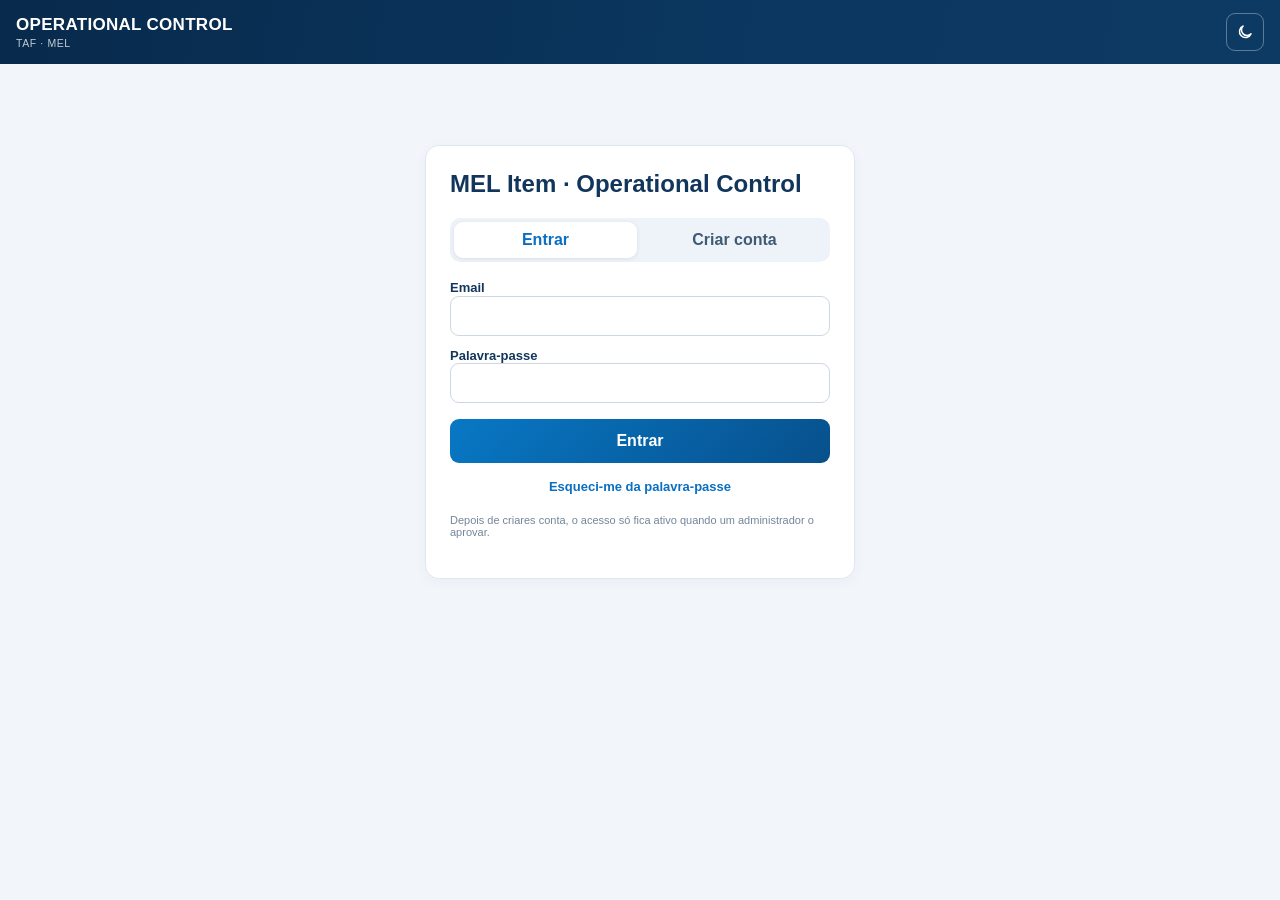
<file: taf/index.html>
<!doctype html>
<html lang="pt">
<head>
<meta charset="utf-8">
<meta name="viewport" content="width=device-width,initial-scale=1,viewport-fit=cover">
<meta name="theme-color" content="#0d141a">
<link rel="icon" type="image/png" sizes="192x192" href="../icon-192.png">
<link rel="apple-touch-icon" href="../icon-192.png">
<style>html.gate body{visibility:hidden}</style>
<script>document.documentElement.classList.add("gate")</script>
<meta name="mobile-web-app-capable" content="yes">
<meta name="apple-mobile-web-app-capable" content="yes">
<meta name="apple-mobile-web-app-title" content="TAF Monitor">
<!doctype html><html><head><meta charset=utf8><meta name=viewport content="width=device-width,initial-scale=1,viewport-fit=cover"><style>:root{color-scheme:light;box-sizing:border-box;padding-top:env(safe-area-inset-top,0px);padding-bottom:env(safe-area-inset-bottom,0px)}html{scroll-padding-top:env(safe-area-inset-top,0px)}body{margin:0;padding:0;font:14px -apple-system,BlinkMacSystemFont,sans-serif;background:#fff;color:#000}img{max-width:100%}[hidden]:not([hidden=until-found i]){display:none!important}</style>
</head>
<body>
</head><body>

<title>TAF Monitor</title>
<meta name="claude:viewport-fit-sides" content="cover">
<link rel="preconnect" href="https://fonts.googleapis.com">
<link rel="preconnect" href="https://fonts.gstatic.com" crossorigin>
<link href="https://fonts.googleapis.com/css2?family=IBM+Plex+Mono:wght@400;600&family=IBM+Plex+Sans+Condensed:wght@400;500;600;700&display=swap" rel="stylesheet">
<style>
/* Layout: control-room board — sticky ops bar with UTC clock, status strip, airport × hour grid, decoded TAF panel on the right (bottom sheet on phones) */
:root{
  --bg:#edf1f4; --panel:#ffffff; --panel2:#f6f8fa; --ink:#12202b; --muted:#566676; --line:#d3dbe2; --line2:#e5eaef;
  --accent:#0a6a86; --accent-soft:#dcedf2; --accent-ink:#ffffff;
  --c-red:#d0372f; --c-red-ink:#ffffff; --c-amb:#f0b13c; --c-amb-ink:#3b2500; --c-amb-hatch:rgba(255,255,255,.35);
  --c-ok:#d2e9da; --c-ok-ink:#2d5a3d; --c-none:#dde3e8;
  --t-red:#b1261f; --t-amb:#8a5200; --t-ok:#2a6a41; --bg-red:#fbe5e3; --bg-amb:#fdf0d6; --bg-ok:#e3f2e8;
  --shadow:0 1px 2px rgba(18,32,43,.06),0 8px 24px rgba(18,32,43,.08);
  --k-conv:#7a3db8; --k-conv-i:#ffffff; --k-vis:#c62828; --k-vis-i:#ffffff; --k-cig:#e0611c; --k-cig-i:#ffffff;
  --k-cig4:#f2c232; --k-cig4-i:#2b2100; --k-ice:#2c68d0; --k-ice-i:#ffffff; --k-wind:#0f8487; --k-wind-i:#ffffff;
  --k-obsc:#8b7355; --k-obsc-i:#ffffff; --k-int:#5d6b88; --k-int-i:#ffffff;
  --k-lim:#e10600; --k-lim-i:#ffffff; --k-rvac:#3949ab; --k-rvac-i:#ffffff; --k-bmin:#7f0000; --k-bmin-i:#ffffff; --k-capt:#c2185b; --k-capt-i:#ffffff; --k-mar:#f7a35c; --k-mar-i:#3d1c00;
  --f-ui:"IBM Plex Sans Condensed","Arial Narrow",system-ui,sans-serif;
  --f-mono:"IBM Plex Mono",ui-monospace,Menlo,Consolas,monospace;
}
@media (prefers-color-scheme:dark){:root:not([data-theme="light"]){
  --bg:#0d141a; --panel:#141d25; --panel2:#18232c; --ink:#e2e9ef; --muted:#8c9aa7; --line:#27333d; --line2:#1e2932;
  --accent:#4cb2d0; --accent-soft:#16323d; --accent-ink:#06222b;
  --c-red:#c63a33; --c-red-ink:#ffffff; --c-amb:#d69b2b; --c-amb-ink:#231500; --c-amb-hatch:rgba(0,0,0,.18);
  --c-ok:#1d3a2a; --c-ok-ink:#8fd0a7; --c-none:#1b252e;
  --t-red:#ff8a80; --t-amb:#f2c065; --t-ok:#86d3a2; --bg-red:#3a1a19; --bg-amb:#3a2c12; --bg-ok:#173023;
  --shadow:0 1px 2px rgba(0,0,0,.3),0 8px 24px rgba(0,0,0,.35);
  --k-conv:#9259d4; --k-conv-i:#ffffff; --k-vis:#cc3b3b; --k-vis-i:#ffffff; --k-cig:#d6661f; --k-cig-i:#ffffff;
  --k-cig4:#d9ae2c; --k-cig4-i:#1f1600; --k-ice:#3d78db; --k-ice-i:#ffffff; --k-wind:#16918f; --k-wind-i:#ffffff;
  --k-obsc:#8d7759; --k-obsc-i:#ffffff; --k-int:#68779a; --k-int-i:#ffffff;
  --k-lim:#ff2d2d; --k-lim-i:#ffffff; --k-rvac:#6f7fe0; --k-rvac-i:#ffffff; --k-bmin:#b3261e; --k-bmin-i:#ffffff; --k-capt:#e0508f; --k-capt-i:#ffffff; --k-mar:#e0954f; --k-mar-i:#241000;
  color-scheme:dark}}
:root[data-theme="dark"]{
  --bg:#0d141a; --panel:#141d25; --panel2:#18232c; --ink:#e2e9ef; --muted:#8c9aa7; --line:#27333d; --line2:#1e2932;
  --accent:#4cb2d0; --accent-soft:#16323d; --accent-ink:#06222b;
  --c-red:#c63a33; --c-red-ink:#ffffff; --c-amb:#d69b2b; --c-amb-ink:#231500; --c-amb-hatch:rgba(0,0,0,.18);
  --c-ok:#1d3a2a; --c-ok-ink:#8fd0a7; --c-none:#1b252e;
  --t-red:#ff8a80; --t-amb:#f2c065; --t-ok:#86d3a2; --bg-red:#3a1a19; --bg-amb:#3a2c12; --bg-ok:#173023;
  --shadow:0 1px 2px rgba(0,0,0,.3),0 8px 24px rgba(0,0,0,.35);
  --k-conv:#9259d4; --k-conv-i:#ffffff; --k-vis:#cc3b3b; --k-vis-i:#ffffff; --k-cig:#d6661f; --k-cig-i:#ffffff;
  --k-cig4:#d9ae2c; --k-cig4-i:#1f1600; --k-ice:#3d78db; --k-ice-i:#ffffff; --k-wind:#16918f; --k-wind-i:#ffffff;
  --k-obsc:#8d7759; --k-obsc-i:#ffffff; --k-int:#68779a; --k-int-i:#ffffff;
  --k-lim:#ff2d2d; --k-lim-i:#ffffff; --k-rvac:#6f7fe0; --k-rvac-i:#ffffff; --k-bmin:#b3261e; --k-bmin-i:#ffffff; --k-capt:#e0508f; --k-capt-i:#ffffff; --k-mar:#e0954f; --k-mar-i:#241000;
  color-scheme:dark}

*{box-sizing:border-box}
body{background:var(--bg);color:var(--ink);font:15px/1.4 var(--f-ui)}
body::before{content:"";position:fixed;inset:0 0 auto;height:env(safe-area-inset-top,0px);z-index:10;background:var(--panel)}
button,input,select,textarea{font:inherit;color:inherit}
:focus-visible{outline:2px solid var(--accent);outline-offset:2px}
.mono{font-family:var(--f-mono)}
.num{font-variant-numeric:tabular-nums}

/* ops bar */
.bar{position:sticky;top:env(safe-area-inset-top,0px);z-index:20;background:var(--panel);border-bottom:1px solid var(--line)}
.bar-in{display:flex;flex-wrap:wrap;align-items:center;gap:10px 20px;padding-block:10px;padding-left:max(16px,env(safe-area-inset-left,0px));padding-right:max(16px,env(safe-area-inset-right,0px))}
.brand{display:flex;align-items:center;gap:10px;min-width:0}
.mark{width:26px;height:26px;border-radius:6px;background:var(--accent);display:grid;place-items:center;flex:none}
.mark svg{width:16px;height:16px}
h1{font-size:19px;font-weight:700;letter-spacing:.01em;margin:0}
.theme-btn{width:34px;height:34px;border-radius:8px;border:1px solid var(--line);background:var(--panel2);color:var(--ink);display:grid;place-items:center;cursor:pointer;flex:none}
.theme-btn:hover{border-color:var(--accent);color:var(--accent)}
.theme-btn svg{width:18px;height:18px;fill:none;stroke:currentColor;stroke-width:1.8;stroke-linecap:round;stroke-linejoin:round}
.theme-btn .moon{fill:currentColor;stroke:none}
.theme-btn .sun{display:none}
.theme-btn.is-dark .moon{display:none}
.theme-btn.is-dark .sun{display:block}
.pill{font-size:11px;font-weight:600;text-transform:uppercase;letter-spacing:.08em;padding:3px 8px;border-radius:99px;background:var(--accent-soft);color:var(--accent)}
.pill.warn{background:var(--bg-amb);color:var(--t-amb)}
.pill.live{background:var(--bg-ok);color:var(--t-ok)}
.clock{display:flex;align-items:baseline;gap:6px;margin-left:auto}
.clock b{font:600 26px/1 var(--f-mono);font-variant-numeric:tabular-nums;letter-spacing:.02em}
.clock small{font-weight:600;color:var(--muted);letter-spacing:.08em}
.clock span{color:var(--muted);font-size:13px}
.actions{display:flex;align-items:center;gap:8px;flex-wrap:wrap}
.upd{font-size:13px;color:var(--muted)}
.upd.stale{color:var(--t-amb);font-weight:600}
.btn{border:1px solid var(--accent);background:var(--accent);color:var(--accent-ink);border-radius:6px;padding:7px 14px;font-weight:600;cursor:pointer}
.btn:hover{filter:brightness(1.08)}
.btn.ghost{background:transparent;color:var(--accent)}
.btn.ghost:hover{background:var(--accent-soft)}
.btn[disabled]{opacity:.55;cursor:progress}

.wrap{display:flex;flex-direction:column;gap:14px;padding-block:14px 28px;padding-left:max(16px,env(safe-area-inset-left,0px));padding-right:max(16px,env(safe-area-inset-right,0px))}

.banner{border-radius:8px;padding:10px 14px;font-size:14px;background:var(--bg-amb);color:var(--ink);border:1px solid var(--line);display:flex;gap:10px;align-items:flex-start}
.banner b{color:var(--t-amb)}
.banner.err{background:var(--bg-red)}
.banner.err b{color:var(--t-red)}

/* status strip */
.summary{display:grid;grid-template-columns:repeat(5,minmax(0,1fr));gap:10px}
/* cartões Destinos / Alternativos (mesmo estilo dos contadores) */
.lists{display:grid;grid-template-columns:repeat(3,minmax(0,1fr));gap:10px}
.ltab{background:var(--panel);border:1px solid var(--line);border-radius:8px;padding:10px 14px;display:flex;align-items:center;gap:12px;min-width:0;text-align:left;cursor:pointer;color:var(--ink);font:inherit;width:100%}
.ltab:hover{border-color:var(--accent)}
.ltab[aria-pressed="true"]{border-color:var(--accent);box-shadow:inset 0 0 0 1px var(--accent);background:var(--accent-soft)}
.ltab .sw{width:6px;align-self:stretch;border-radius:3px;flex:none;background:var(--muted)}
.ltab-DST .sw{background:var(--accent)} .ltab-ALT .sw{background:var(--k-ice)}
.ltab .n{font:600 34px/1 var(--f-mono);font-variant-numeric:tabular-nums;min-width:2ch}
.ltab-DST .n{color:var(--accent)} .ltab-ALT .n{color:var(--k-ice)}
.ltab .l{display:flex;flex-direction:column;gap:2px;font-size:14.5px;color:var(--muted)}
.ltab .l b{color:var(--ink);font-size:17px}
@media (max-width:760px){.lists{grid-template-columns:minmax(0,1fr)}}
@media (max-width:1500px){.summary{grid-template-columns:repeat(3,minmax(0,1fr))}}
.stat.mw .sw{background:var(--k-lim)} .stat.mw .n{color:var(--k-lim)}
.stat.nt .sw{background:var(--accent)} .stat.nt .n{color:var(--accent)}
.stat{background:var(--panel);border:1px solid var(--line);border-radius:8px;padding:10px 14px;display:flex;align-items:center;gap:12px;min-width:0;text-align:left;cursor:pointer;color:var(--ink);font:inherit;width:100%}
.stat:hover{border-color:var(--accent)}
.stat[aria-pressed="true"]{border-color:var(--accent);box-shadow:inset 0 0 0 1px var(--accent);background:var(--accent-soft)}
.stat .n{font:600 28px/1 var(--f-mono);font-variant-numeric:tabular-nums;min-width:2ch}
.stat .l{font-size:13px;color:var(--muted);line-height:1.25}
.stat .l b{display:block;color:var(--ink);font-size:14px}
.stat.red .n{color:var(--t-red)} .stat.amb .n{color:var(--t-amb)} .stat.none .n{color:var(--muted)}
.stat .sw{width:6px;align-self:stretch;border-radius:3px;flex:none}
.stat.red .sw{background:var(--c-red)} .stat.amb .sw{background:var(--c-amb)} .stat.ok .sw{background:var(--c-ok-ink)} .stat.none .sw{background:var(--line)}
.stat .icaos{font:400 12px/1.3 var(--f-mono);color:var(--muted);margin-top:2px;overflow-wrap:anywhere}

/* toolbar */
.toolbar{display:flex;flex-wrap:wrap;gap:10px 16px;align-items:center}
.seg{display:inline-flex;border:1px solid var(--line);border-radius:7px;overflow:hidden;background:var(--panel)}
.seg button{border:0;background:transparent;padding:6px 12px;cursor:pointer;font-weight:500;color:var(--muted)}
.seg button+button{border-left:1px solid var(--line)}
.seg button[aria-pressed="true"]{background:var(--accent);color:var(--accent-ink)}
.search{border:1px solid var(--line);background:var(--panel);border-radius:7px;padding:6px 10px;width:150px;font-family:var(--f-mono);text-transform:uppercase}
.chk{display:inline-flex;gap:6px;align-items:center;font-size:14px;color:var(--muted);cursor:pointer}
.legend{display:flex;flex-wrap:wrap;gap:6px 14px;font-size:12.5px;color:var(--muted);margin-left:auto}
.legend span{display:inline-flex;align-items:center;gap:5px}
.legend i{width:16px;height:14px;border-radius:3px;display:inline-grid;place-items:center;font:600 9px/1 var(--f-mono);font-style:normal}

/* grid + detail */
.layout{display:grid;grid-template-columns:minmax(0,1fr) 400px;gap:14px;align-items:start}
.gridwrap{background:var(--panel);border:1px solid var(--line);border-radius:8px;overflow:auto;max-height:calc(100vh - 230px);min-height:320px;min-width:0}
table.grid{border-collapse:separate;border-spacing:2px;font-variant-numeric:tabular-nums}
.grid thead th{position:sticky;background:var(--panel);z-index:3;font-weight:500;color:var(--muted)}
.grid thead tr.days th{top:0;height:22px;font-size:12px;text-align:left;padding:0 4px;white-space:nowrap;color:var(--ink);font-weight:600}
.grid thead tr.days th.dstart{box-shadow:inset 2px 0 0 var(--line)}
.grid thead tr.hrs th{top:24px;height:22px;font:500 11px/1 var(--f-mono);text-align:center;width:50px;min-width:50px}
.grid thead tr.hrs th.now{color:var(--accent-ink);background:var(--accent);border-radius:3px}
.grid thead th.corner{left:0;z-index:5;text-align:left;padding-left:8px;font-size:12px}
.grid th.ap{position:sticky;left:0;z-index:2;background:var(--panel);text-align:left;padding:0 8px;min-width:96px;white-space:nowrap;cursor:pointer;border-radius:4px}
.grid th.ap button{all:unset;cursor:pointer;display:flex;align-items:center;gap:6px;width:100%;height:34px}
.grid th.ap .ic{font:600 13.5px/1 var(--f-mono);letter-spacing:.03em;color:var(--ink)}
.grid th.ap .tag{font:600 9px/1 var(--f-ui);letter-spacing:.06em;padding:2px 4px;border-radius:3px;background:var(--accent-soft);color:var(--accent)}
.grid .tfav{font-size:14px;line-height:1;color:var(--muted,#8a99a8);cursor:pointer;margin-right:-2px;opacity:.55}.tfav:hover{opacity:1}.tfav.on{color:#e0a100;opacity:1}
th.ap .dot{width:7px;height:7px;border-radius:50%;flex:none;background:var(--line)}
.grid th.ap .dot.red{background:var(--c-red)} .grid th.ap .dot.amber{background:var(--c-amb)} .grid th.ap .dot.ok{background:var(--c-ok-ink)}
.grid tr.row:hover th.ap{background:var(--panel2)}
.grid tr.row.sel th.ap{background:var(--accent-soft)}
.grid tr.row.sel td.c{box-shadow:inset 0 2px 0 var(--accent),inset 0 -2px 0 var(--accent)}
.grid td.c{width:50px;min-width:50px;max-width:50px;height:34px;padding:1px 2px;text-align:center;font:600 10px/1.15 var(--f-mono);border-radius:3px;cursor:pointer;overflow:hidden}
.grid td.c span{display:block;white-space:nowrap;overflow:hidden;text-overflow:clip;letter-spacing:-.02em}
.grid td.c span+span{font-weight:400;opacity:.92}
.grid td.c.ok{background:var(--c-ok)}
.grid td.c.red{background:var(--c-red);color:var(--c-red-ink)}
.grid td.c.amber{background:var(--c-amb);color:var(--c-amb-ink);background-image:repeating-linear-gradient(135deg,var(--c-amb-hatch) 0 2px,transparent 2px 6px)}
.grid td.c.none{background:repeating-linear-gradient(135deg,var(--c-none) 0 3px,transparent 3px 6px)}
.grid td.c.dstart{box-shadow:inset 2px 0 0 var(--panel)}
.grid tr.reg th{position:sticky;left:0;text-align:left;padding:10px 8px 3px;font-size:11.5px;font-weight:700;text-transform:uppercase;letter-spacing:.09em;color:var(--muted);background:var(--panel)}
.grid tr.reg th em{font-style:normal;font-weight:600;color:var(--t-red);letter-spacing:.04em;margin-left:6px;text-transform:none}
.empty{padding:40px 20px;color:var(--muted);text-align:center}

.detail{background:var(--panel);border:1px solid var(--line);border-radius:8px;position:sticky;top:calc(env(safe-area-inset-top,0px) + 70px);max-height:calc(100vh - 90px);overflow:auto;min-width:0}
.d-head{display:flex;align-items:flex-start;justify-content:space-between;gap:10px;padding:14px 16px 10px;border-bottom:1px solid var(--line2)}
.d-head h2{margin:0;font:600 26px/1 var(--f-mono);letter-spacing:.04em}
.d-head .sub{color:var(--muted);font-size:13px;margin-top:4px}
.d-close{border:0;background:var(--panel2);border-radius:6px;width:40px;height:40px;cursor:pointer;font-size:24px;line-height:1;color:var(--muted);display:block;flex:none}
.d-close:hover{background:var(--accent-soft);color:var(--accent)}
.detail.closed{display:none}
.layout.nodetail{grid-template-columns:minmax(0,1fr)}
.d-sec{padding:12px 16px;border-bottom:1px solid var(--line2);display:flex;flex-direction:column;gap:8px}
.d-sec:last-child{border-bottom:0}
.d-sec.coll > h3{cursor:pointer;display:flex;align-items:center;gap:6px;user-select:none}
.d-sec.coll > h3::before{content:"";width:7px;height:7px;border-right:2px solid currentColor;border-bottom:2px solid currentColor;transform:rotate(45deg);margin:-3px 4px 0 1px;transition:transform .15s;flex:none}
.d-sec.coll.is-closed > h3::before{transform:rotate(-45deg);margin-top:0}
.d-sec.coll > h3:hover{color:var(--accent)}
.d-sec.coll.is-closed > :not(h3){display:none!important}
.d-sec.coll.is-closed{padding-bottom:10px}
.d-sec h3{margin:0;font-size:11.5px;font-weight:700;text-transform:uppercase;letter-spacing:.09em;color:var(--muted)}
.nowst{display:flex;align-items:center;gap:10px;font-weight:600;font-size:16px}
.rwys{display:flex;flex-wrap:wrap;gap:6px}
.rose-wrap{display:flex;gap:14px;align-items:center;flex-wrap:wrap}
.rose{width:200px;height:200px;flex:none}
.rose-list{margin:0;padding-left:16px;display:flex;flex-direction:column;gap:4px;font-size:15px}
.lim-txt{color:var(--k-lim)}
.rwy-now{display:flex;flex-direction:column;gap:3px;padding:8px 10px;border-radius:6px;background:var(--accent-soft)}
.rwy-now b{font:600 17px/1.3 var(--f-mono);color:var(--ink)}
.rwy-tag{font-size:12.5px;font-weight:700;text-transform:uppercase;letter-spacing:.07em;color:var(--muted)}
.rwy-comps{display:flex;flex-wrap:wrap;gap:4px 12px;font:13.5px/1.4 var(--f-mono);color:var(--muted)}
.rwy-comps .tw{color:var(--t-amb)}
.rwy-fc{display:flex;flex-direction:column;gap:2px;font-size:15px}
.rwy{font:500 14px/1 var(--f-mono);color:var(--muted);border:1px solid var(--line);border-radius:5px;padding:6px 8px;background:var(--panel2)}
.rwy b{color:var(--ink);font-weight:600;font-size:15px}
.mw-note{margin-top:6px;padding:7px 10px;border-radius:6px;border-left:4px solid var(--k-lim);background:color-mix(in srgb,var(--k-lim) 14%,var(--panel));font-size:15px}
.newtaf{background:color-mix(in srgb,var(--accent) 10%,var(--panel))}
.newtaf summary{cursor:pointer;color:var(--accent);font-weight:600}
.nowlist{display:flex;flex-direction:column;gap:3px;font:600 15px/1.35 var(--f-mono)}
.badge{font-size:12px;font-weight:700;letter-spacing:.06em;text-transform:uppercase;padding:4px 9px;border-radius:5px}
.badge.red{background:var(--c-red);color:var(--c-red-ink)}
.badge.amber{background:var(--c-amb);color:var(--c-amb-ink)}
.badge.ok{background:var(--c-ok);color:var(--c-ok-ink)}
.badge.none{background:var(--c-none);color:var(--muted)}
.wins{list-style:none;margin:0;padding:0;display:flex;flex-direction:column;gap:6px}
.wins li{display:grid;grid-template-columns:96px 1fr;gap:8px;align-items:baseline;font-size:14px;padding:6px 8px;border-radius:6px}
.wins li.red{background:var(--bg-red)} .wins li.amber{background:var(--bg-amb)}
.wins .t{font:600 13px/1.2 var(--f-mono)}
.wins li.red .t{color:var(--t-red)} .wins li.amber .t{color:var(--t-amb)}
.raw .chg,.chg-hint .chg{background:rgba(64,170,255,.22);color:inherit;border-radius:3px;box-shadow:0 0 0 1px rgba(64,170,255,.65);padding:0 1px}.raw.prev{opacity:.78;font-size:12.5px;margin-top:4px}.prevlab{font-size:11.5px;font-weight:700;color:var(--muted);text-transform:uppercase;letter-spacing:.04em;margin:10px 0 2px}.chg-hint{margin:6px 0 0;font-size:12px}.prevtog{margin-left:8px;font-size:11.5px;font-weight:600;padding:2px 8px;border-radius:999px;border:1px solid var(--line2);background:transparent;color:var(--muted);cursor:pointer;text-transform:none;letter-spacing:0}.prevtog:hover{color:inherit}\n.raw{font:400 13.5px/1.75 var(--f-mono);background:var(--panel2);border:1px solid var(--line2);border-radius:6px;padding:10px 12px;overflow-wrap:anywhere}
.raw .kw{font-weight:600;color:var(--accent)}
.raw .hit{background:var(--c-red);color:var(--c-red-ink);padding:1px 3px;border-radius:3px;font-weight:600}
.raw .ign{text-decoration:underline dotted;text-underline-offset:3px;color:var(--muted)}
.chip.mute{background:var(--panel2);color:var(--muted);border:1px solid var(--line)}
.raw .gl{display:block;padding-left:1.5em;text-indent:-1.5em}
.meta{display:grid;grid-template-columns:auto 1fr;gap:3px 12px;font-size:13.5px}
.meta dt{color:var(--muted)} .meta dd{margin:0;font-family:var(--f-mono);font-size:13px}
.meta dd.warn{color:var(--t-amb);font-weight:600}
.gtab{width:100%;border-collapse:collapse;font-size:13px}
.gtab th{text-align:left;font-weight:600;color:var(--muted);font-size:11.5px;text-transform:uppercase;letter-spacing:.06em;padding:4px 6px;border-bottom:1px solid var(--line)}
.gtab td{padding:6px;border-bottom:1px solid var(--line2);vertical-align:top}
.gtab td.m{font-family:var(--f-mono);font-size:12.5px;white-space:nowrap}
.gtab .lbl{font-weight:600}
.chips{display:flex;flex-wrap:wrap;gap:4px}
.chip{font:600 11px/1 var(--f-ui);padding:3px 6px;border-radius:4px;white-space:nowrap}
.chip.red{background:var(--bg-red);color:var(--t-red)} .chip.amber{background:var(--bg-amb);color:var(--t-amb)} .chip.ok{background:var(--bg-ok);color:var(--t-ok)}
.gtabwrap{overflow-x:auto}
.d-empty{padding:30px 18px;color:var(--muted)}

/* manual entry */
.manual{background:var(--panel);border:1px solid var(--line);border-radius:8px;padding:12px 14px;display:flex;flex-direction:column;gap:8px}
.manual label{font-weight:600}
.manual textarea{width:100%;min-height:120px;resize:vertical;border:1px solid var(--line);border-radius:6px;background:var(--panel2);padding:10px;font:13px/1.5 var(--f-mono)}
.manual .row{display:flex;gap:10px;align-items:center;flex-wrap:wrap}
.hint{font-size:13px;color:var(--muted)}

/* settings */
.modal{position:fixed;inset:0;z-index:50;background:rgba(8,14,20,.5);display:grid;place-items:center;padding:16px}
.dlg{background:var(--panel);border-radius:10px;box-shadow:var(--shadow);width:min(560px,100%);max-height:calc(100vh - 32px);overflow:auto}
.dlg form{display:flex;flex-direction:column}
.dlg header{display:flex;justify-content:space-between;align-items:center;padding:14px 18px;border-bottom:1px solid var(--line2)}
.dlg header h2{margin:0;font-size:18px}
.dlg .body{padding:14px 18px;display:flex;flex-direction:column;gap:14px}
.fld{display:flex;flex-direction:column;gap:5px}
.fld>span{font-weight:600;font-size:14px}
.fld small{color:var(--muted);font-size:12.5px}
.fld input[type=text],.fld input[type=url],.fld input[type=number],.fld select,.fld textarea{border:1px solid var(--line);border-radius:6px;background:var(--panel2);padding:7px 9px}
.fld textarea{min-height:90px;font:12.5px/1.5 var(--f-mono);resize:vertical}
.two{display:grid;grid-template-columns:1fr 1fr;gap:12px}
.dlg footer{display:flex;justify-content:flex-end;gap:8px;padding:12px 18px;border-top:1px solid var(--line2)}
.radios{display:flex;flex-wrap:wrap;gap:6px}
.radios label{border:1px solid var(--line);border-radius:6px;padding:6px 10px;cursor:pointer;display:flex;gap:6px;align-items:center}
.radios label:has(input:checked){border-color:var(--accent);background:var(--accent-soft)}
.phen{display:flex;flex-wrap:wrap;gap:6px}
.phen label{border:1px solid var(--line);border-radius:5px;padding:4px 8px;cursor:pointer;display:flex;gap:5px;align-items:center;font:500 12.5px/1.2 var(--f-mono)}
.phen label:has(input:checked){border-color:var(--accent);background:var(--accent-soft);color:var(--ink)}

/* cenários: cada categoria de alerta tem a sua cor */
.k-conv{--kc:var(--k-conv);--ki:var(--k-conv-i)} .k-vis{--kc:var(--k-vis);--ki:var(--k-vis-i)} .k-cig{--kc:var(--k-cig);--ki:var(--k-cig-i)}
.k-cig4{--kc:var(--k-cig4);--ki:var(--k-cig4-i)} .k-ice{--kc:var(--k-ice);--ki:var(--k-ice-i)} .k-wind{--kc:var(--k-wind);--ki:var(--k-wind-i)}
.k-obsc{--kc:var(--k-obsc);--ki:var(--k-obsc-i)} .k-lim{--kc:var(--k-lim);--ki:var(--k-lim-i)} .k-rvac{--kc:var(--k-rvac);--ki:var(--k-rvac-i)} .k-bmin{--kc:var(--k-bmin);--ki:var(--k-bmin-i)} .k-capt{--kc:var(--k-capt);--ki:var(--k-capt-i)} .k-mar{--kc:var(--k-mar);--ki:var(--k-mar-i)} .k-int{--kc:var(--k-int);--ki:var(--k-int-i)}
.grid td.c.red{background:var(--kc,var(--c-red));color:var(--ki,var(--c-red-ink))}
/* fim de uma janela de alerta: linha vertical à direita do último quadrado */
.grid td.c.red.wend{background-image:linear-gradient(to left,var(--ink) 0 3px,transparent 3px)}
.grid th.ap .dot.red{background:var(--kc,var(--c-red))}
.wins li.red{background:color-mix(in srgb,var(--kc,var(--c-red)) 15%,var(--panel))}
.wins li.red .t{color:var(--ink)}
.wins li .sw{display:inline-block;width:10px;height:10px;border-radius:2px;background:var(--kc);margin-right:6px;vertical-align:baseline}
.raw .hit{background:var(--kc,var(--c-red));color:var(--ki,var(--c-red-ink))}
.chip.red{background:var(--kc,var(--c-red));color:var(--ki,var(--c-red-ink))}
.cats{display:flex;flex-wrap:wrap;gap:6px}
.cat{display:inline-flex;align-items:center;gap:6px;border:1px solid var(--line);background:var(--panel);border-radius:6px;padding:4px 9px 4px 5px;font-size:13px;cursor:pointer;color:var(--ink)}
.cat i{width:14px;height:14px;border-radius:3px;background:var(--kc);flex:none}
.cat b{font:600 12.5px/1 var(--f-mono);font-variant-numeric:tabular-nums;color:var(--muted)}
.cat[aria-pressed="true"]{border-color:var(--kc);box-shadow:inset 0 0 0 1px var(--kc);background:color-mix(in srgb,var(--kc) 12%,var(--panel))}
.cat.zero{opacity:.55}

/* relatório */
.dlg.wide{width:min(820px,100%)}
.rep-opts{display:flex;flex-wrap:wrap;gap:6px}
.rep-opts label{display:inline-flex;align-items:center;gap:6px;border:1px solid var(--line);border-radius:6px;padding:4px 9px 4px 6px;cursor:pointer;font-size:14px}
.rep-opts label i{width:12px;height:12px;border-radius:3px;background:var(--kc);flex:none}
.rep-opts label:has(input:checked){border-color:var(--kc);background:color-mix(in srgb,var(--kc) 10%,var(--panel))}
.rep-row{display:flex;flex-wrap:wrap;gap:8px 16px;align-items:center}
.rep-prev{min-height:46vh;max-height:60vh;overflow:auto;border:1px solid var(--line);border-radius:6px;background:var(--panel2);padding:10px 12px;color:var(--ink);font-size:14px}
.rep-prev *{color:var(--ink)!important}
.rep-prev th{background:var(--panel)!important}
.rep-prev td[colspan]{background:var(--panel)!important;letter-spacing:.04em}
.rep-prev th,.rep-prev td{border-color:var(--line)!important}
.rep-hidden{position:absolute!important;left:-9999px;width:10px!important;height:10px!important;min-height:0!important;opacity:0}
.rep-win{display:inline-flex;align-items:center;gap:6px;font-size:14px}
.rep-win{flex-wrap:wrap}
.rep-win input{font:inherit;font-family:var(--f-mono);width:3.2em;text-align:center;font-size:16px;padding:4px 8px;border:1px solid var(--line);border-radius:6px;background:var(--panel2);color:var(--ink)}
.rep-win input[aria-invalid="true"]{border-color:#c62828}
.flt-drop{display:flex;flex-direction:column;align-items:center;gap:4px;border:2px dashed var(--line);border-radius:10px;padding:18px;cursor:pointer;background:var(--panel2);text-align:center}
.flt-drop:hover,.flt-drop.over{border-color:var(--accent);background:var(--accent-soft)}
.flt-drop b{font-size:16px;color:var(--accent)} .flt-drop span{font-size:13px;color:var(--muted)}
.flt-in{width:100%;min-height:110px;resize:vertical;border:1px solid var(--line);border-radius:6px;background:var(--panel2);color:var(--ink);padding:8px 10px;font:12.5px/1.5 var(--f-mono);margin:8px 0}
.flt-raw summary{cursor:pointer;color:var(--muted);font-size:13px}
.flt-tools{display:flex;gap:8px;align-items:center;flex-wrap:wrap}
#fltOut{min-height:24vh}
.d-flt{display:flex;flex-direction:column;gap:4px}
.d-fltrow{display:grid;grid-template-columns:62px 82px 86px minmax(0,1fr);gap:8px;align-items:center;font:500 13px/1.3 var(--f-mono);padding:4px 8px;border:1px solid var(--line);border-left:4px solid var(--line);border-radius:6px}
.d-fltrow.al{border-left-color:var(--kc,var(--c-red))}
.d-fltrow .a i{font-style:normal;font-weight:700;color:var(--kc,var(--t-red))} .d-fltrow .a code{font-size:12px;color:var(--muted)} .d-fltrow .ok{color:var(--muted)}
.grid td.c{position:relative}
.grid td.c .fpl{position:absolute;top:1px;right:1px;z-index:3;background:#fff;color:#0f1722;font:800 11px/16px var(--f-mono);border-radius:9px;padding:0 4px;min-width:16px;text-align:center;box-shadow:0 0 0 1.5px #0f1722,0 1px 3px #0008;pointer-events:none}
.d-tabs{display:flex;gap:6px;margin:0 0 10px}
.d-tabs button{border:1px solid var(--accent);background:none;color:var(--accent);border-radius:7px;padding:6px 12px;font-weight:600;font-size:13px;line-height:1;font-family:inherit;cursor:pointer}
.d-tabs button.on{background:var(--accent);color:#fff}
.fd-head{display:flex;align-items:center;gap:10px;margin:0 0 8px}.fd-head h3{margin:0;font-size:15px}.fd-head h3 span{color:var(--muted);font-weight:500}.fd-head .d-close{margin-left:auto}
.fd-cols{display:grid;grid-template-columns:minmax(0,1.15fr) minmax(0,1fr);gap:18px;align-items:start}
@media (max-width:1100px){.fd-cols{grid-template-columns:minmax(0,1fr)}}
.fd-h{margin:0 0 6px;font-size:11.5px;letter-spacing:.06em;text-transform:uppercase;color:var(--muted)}
.fltab tbody tr{cursor:pointer}.fltab tbody tr:hover td{background:var(--panel2)}.fltab tbody tr.fsel td{background:color-mix(in srgb,var(--kc,var(--accent)) 18%,transparent)}.fltab tbody tr.fsel td:first-child{box-shadow:inset 4px 0 0 var(--kc,var(--accent))}
.fd-sw{font-size:12.5px;color:var(--muted);margin:0 0 8px}.fd-sw button{border:0;background:none;color:var(--accent);font:inherit;font-weight:600;cursor:pointer;padding:0;text-decoration:underline}
.minima{margin-top:10px}.mintab{font-size:12.5px;width:100%}.mintab td{vertical-align:top}.mintab td small{display:block;color:var(--muted);font-size:11.5px;margin-top:1px}
.fltab{font-size:13px;width:100%}.fltab td{vertical-align:middle;white-space:nowrap}.fltab td small{display:block;font-size:12px;color:var(--muted);margin-top:2px}.fltab td small b{color:var(--ink)}
.fchip{display:inline-block;background:var(--kc,var(--c-red));color:#fff;font-weight:700;font-size:11.5px;padding:1px 7px;border-radius:5px}
.fraw{font:13px/2.15 var(--f-mono)}
.fraw .dim{opacity:.45}
.fraw u{text-decoration:underline 3px var(--kc,var(--c-red));text-underline-offset:5px;font-weight:700}
.fraw .ftag{display:inline-block;font-weight:700;font-size:11px;line-height:16px;background:var(--kc,var(--c-red));color:#fff;border-radius:4px;padding:0 6px;margin:0 2px 0 4px;vertical-align:1px;font-family:var(--f-mono)}
.ftl2{display:grid;grid-template-columns:64px minmax(0,1fr);row-gap:5px;margin-top:14px;align-items:center}
.ftl-lab{font:700 12px/22px var(--f-mono);color:var(--kc,var(--muted));white-space:nowrap;overflow:hidden}
.ftl-trk{position:relative;height:24px;border-radius:4px;background-color:var(--panel2)}
.ftl-trk > span{position:absolute;box-sizing:border-box}
.ftl-ax{background:none;height:16px}.ftl-ax span{top:0;font:11px/16px var(--f-mono);color:var(--muted);transform:translateX(-50%)}.ftl-ax span:first-child{transform:none}
.ftl-seg{top:2px;height:20px;border-radius:3px;background:var(--kc);color:#fff;font:700 10.5px/20px var(--f-mono);padding:0 5px;overflow:hidden;white-space:nowrap}
.ftl-fy{top:10px;height:4px;border-radius:2px;background:var(--kc,#7d8da0)}
.ftl-fd{top:5px;width:3px;height:14px;border-radius:2px;background:var(--kc,#7d8da0)}
.ftl-fw{top:2px;height:20px;border:2px solid var(--kc,#7d8da0);border-radius:3px;background:color-mix(in srgb,var(--kc,#7d8da0) 40%,transparent)}
.ftl-ft{top:0;font:700 11px/24px var(--f-mono);color:var(--kc,var(--ink));white-space:nowrap}
.ftl-now{top:-2px;bottom:-2px;width:2px;background:var(--accent);z-index:2}
.rep-text{width:100%;min-height:46vh;resize:vertical;border:1px solid var(--line);border-radius:6px;background:var(--panel2);padding:10px 12px;font:15px/1.6 var(--f-mono);color:var(--ink);white-space:pre;overflow:auto}
.rep-msg{font-size:14px;color:var(--t-ok);font-weight:600}

/* letras maiores para leitura à distância */
body{font-size:16.5px}
h1{font-size:22px}
.pill{font-size:12.5px}
.clock b{font-size:30px}
.clock small,.clock span{font-size:14.5px}
.upd{font-size:14.5px}
.btn{font-size:16px;padding:8px 16px}
.banner{font-size:15.5px}
.stat .n{font-size:34px}
.stat .l{font-size:14.5px}
.stat .l b{font-size:16px}
.stat .icaos{font-size:13.5px}
.seg button{font-size:15.5px;padding:7px 14px}
.search{font-size:15.5px;width:170px}
.chk{font-size:15.5px}
.legend{font-size:14px}
.cat{font-size:15px;padding:6px 11px 6px 7px}
.cat b{font-size:14px}
.layout{grid-template-columns:minmax(0,1fr) var(--detail-w,460px)}
/* pega para arrastar a largura do painel */
.d-resize{grid-row:1;grid-column:2;justify-self:start;align-self:start;position:sticky;top:calc(env(safe-area-inset-top,0px) + 70px);height:min(70vh,600px);width:14px;margin-left:-14px;cursor:col-resize;z-index:6;display:flex;align-items:center;justify-content:center;touch-action:none}
.detail{grid-row:1;grid-column:2}
.gridwrap{grid-row:1;grid-column:1}
.d-resize::before{content:"";width:4px;height:56px;border-radius:3px;background:var(--line);transition:background .15s}
.d-resize:hover::before,.d-resize.drag::before{background:var(--accent)}
.layout.nodetail .d-resize{display:none}
.fltdock{grid-row:2;grid-column:1;background:var(--panel);border:1px solid var(--line);border-radius:8px;padding:0 16px 12px;min-width:0;height:var(--dock-h,380px);overflow:auto;position:relative}
.fd-resize{position:sticky;top:0;z-index:4;height:12px;margin:0 -16px 2px;cursor:row-resize;display:flex;justify-content:center;align-items:center;background:var(--panel);touch-action:none}
.fd-resize::before{content:"";width:44px;height:4px;border-radius:2px;background:var(--line)}
.fd-resize:hover::before,.fd-resize.drag::before{background:var(--accent)}
body.resizing-v{cursor:row-resize;user-select:none}
.layout:has(.fltdock:not([hidden])) .gridwrap{max-height:calc(100vh - 140px - var(--dock-h,380px));min-height:180px}
.layout:has(.fltdock:not([hidden])) .detail,.layout:has(.fltdock:not([hidden])) .d-resize{grid-row:1 / span 2}
.layout:has(.fltdock:not([hidden])){grid-template-rows:auto 1fr}.fltdock{align-self:start}
@media (max-width:1100px){.fltdock{grid-column:auto;grid-row:auto;height:auto}.fd-resize{display:none}.layout:has(.fltdock:not([hidden])) .detail{grid-row:auto}.layout:has(.fltdock:not([hidden])) .gridwrap{max-height:calc(100vh - 230px)}}
@media (max-width:1100px){.d-resize{display:none}.detail,.gridwrap{grid-column:auto;grid-row:auto}}
body.resizing{cursor:col-resize;user-select:none}
.grid thead tr.days th{font-size:15px;height:26px}
.grid thead tr.hrs th{top:28px;height:26px;font-size:13px;width:52px;min-width:52px}
.grid thead th.corner{font-size:14px}
.grid th.ap{min-width:118px}
.grid th.ap .ic{font-size:17px}
.grid th.ap .iata{font:500 14px/1 var(--f-mono);color:var(--muted);letter-spacing:.03em}
.grid th.ap{min-width:150px}
.grid th.ap .tag{font-size:10.5px}
.grid th.ap .tag-new{background:var(--accent);color:var(--accent-ink)}
.grid th.ap .tag-metar{background:var(--k-lim);color:#fff}
@media (prefers-reduced-motion:no-preference){.grid th.ap .tag-new{animation:tagpulse 1.6s ease-in-out infinite}}
@keyframes tagpulse{50%{opacity:.45}}
.grid th.ap .dot{width:9px;height:9px}
.grid th.ap button{height:44px}
.grid td.c{width:52px;min-width:52px;max-width:52px;height:42px;font-size:10.5px;padding:1px 1px}
.grid tr.reg th{font-size:13.5px}
.d-head h2{font-size:32px}
.d-head .h-iata{color:var(--muted);font-weight:500}
.d-head .apname{color:var(--ink);font-weight:600}
.d-head .sub{font-size:15px}
.d-sec h3{font-size:13px}
.nowst{font-size:18px}
.badge{font-size:13.5px}
.wins li{font-size:16px;grid-template-columns:150px 1fr}
.wins .t{font-size:15px}
.raw{font-size:16px}
.meta{font-size:15.5px} .meta dd{font-size:15px}
.gtab{font-size:15px} .gtab th{font-size:12.5px} .gtab td.m{font-size:14px}
.chip{font-size:12.5px;padding:4px 7px}
.hint{font-size:14.5px}
.fld>span{font-size:15.5px}

/* sites de meteorologia */
.lnk-groups{display:grid;grid-template-columns:repeat(auto-fill,minmax(230px,1fr));gap:14px}
.lnk-group h3{margin:0 0 6px;font-size:12.5px;font-weight:700;text-transform:uppercase;letter-spacing:.08em;color:var(--muted)}
.lnk-group ul{list-style:none;margin:0;padding:0;display:flex;flex-direction:column;gap:6px}
.lnk-group a{display:flex;flex-direction:column;gap:2px;padding:9px 11px;border:1px solid var(--line);border-radius:7px;background:var(--panel2);color:var(--ink);text-decoration:none}
.lnk-group a:hover{border-color:var(--accent);background:var(--accent-soft)}
.lnk-group a b{font-weight:600;font-size:15.5px}
.lnk-group a small{font:12.5px/1.2 var(--f-mono);color:var(--muted);overflow-wrap:anywhere}
.lnk-edit summary{cursor:pointer;font-weight:600;color:var(--accent)}
.lnk-edit textarea{width:100%;min-height:200px;border:1px solid var(--line);border-radius:6px;background:var(--panel2);padding:10px;font:13px/1.5 var(--f-mono);color:var(--ink);resize:vertical}

.pin-dlg{width:min(380px,100%)}
#btnSettings .lock{width:15px;height:15px;vertical-align:-2px;margin-left:4px;fill:none;stroke:currentColor;stroke-width:2;stroke-linecap:round}
.pin-dlg input{font:600 22px/1 var(--f-mono);letter-spacing:.3em;text-align:center}
.pin-msg{color:var(--t-red);font-weight:600;min-height:1.2em}

@media (max-width:1100px){
  .layout{grid-template-columns:minmax(0,1fr)}
  .detail{position:fixed;left:0;right:0;bottom:0;top:auto;z-index:40;max-height:72vh;border-radius:14px 14px 0 0;box-shadow:var(--shadow);padding-bottom:env(safe-area-inset-bottom,0px);padding-left:env(safe-area-inset-left,0px);padding-right:env(safe-area-inset-right,0px)}
  .detail.closed{display:none}
  .d-close{display:block}
  .gridwrap{max-height:none}
}
@media (max-width:760px){
  .summary{grid-template-columns:repeat(2,minmax(0,1fr))}
  .legend{margin-left:0}
  .clock{margin-left:0}
  .clock b{font-size:22px}
  .two{grid-template-columns:1fr}
}
/* ---------- layout compacto: uma faixa de contadores, categorias só com alertas, legenda atrás de "?" ---------- */
.wrap{gap:10px}
.strip{display:flex;gap:8px;align-items:stretch;flex-wrap:wrap}
.strip .lists{display:flex;gap:8px;flex:none}
.strip .summary{display:flex;gap:8px;flex:1 1 520px;min-width:0}
.strip .ltab,.strip .stat{width:auto;padding:6px 12px 6px 8px;gap:9px;border-radius:7px}
.strip .stat{flex:1 1 0;min-width:0}
.strip .stat.mini{flex:0 0 auto}
.strip .ltab .n,.strip .stat .n{font-size:21px;min-width:0}
.strip .ltab .l b,.strip .stat .l b{font-size:13.5px;white-space:nowrap}
.strip .stat .l{min-width:0;font-size:12px}
.strip .stat .icaos{white-space:nowrap;overflow:hidden;text-overflow:ellipsis;margin-top:1px}
.strip .ltab .sw,.strip .stat .sw{width:4px}
.cat.zero:not([aria-pressed="true"]){display:none}
.cats-none{font-size:13px;color:var(--muted);padding:4px 2px}
.help-btn{min-width:34px;padding-inline:0;font-weight:700}
.toolbar .legend{flex-basis:100%;margin-left:0}
@media (max-width:1100px){.strip .summary{flex-basis:100%}}
@media (max-width:760px){
  .bar-in{gap:6px 10px}
  .actions .btn{padding:6px 11px;font-size:14px}
  .actions .upd{display:none}
  .strip{flex-wrap:nowrap;overflow-x:auto;scrollbar-width:none;margin-inline:-16px;padding-inline:16px}
  .strip::-webkit-scrollbar{display:none}
  .strip .summary{display:flex;flex:none}
  .strip .stat{flex:none;max-width:200px}
  .strip .stat .icaos{max-width:120px}
  .cats,#areas{flex-wrap:nowrap;overflow-x:auto;scrollbar-width:none;margin-inline:-16px;padding-inline:16px}
  .cats::-webkit-scrollbar,#areas::-webkit-scrollbar{display:none}
  .cat,#areas button{flex:none;white-space:nowrap}
  #areas{display:flex;max-width:none}
}
@media (prefers-reduced-motion:no-preference){
  .grid td.c{transition:filter .12s}
  .grid td.c:hover{filter:brightness(1.12)}
}
/* ===== layout v2: paleta (BMIN vermelho = o mais limitativo; LIM magenta; RVAC amarelo; teto baixo oliva; perto do limite verde-azulado claro) ===== */
:root{--k-bmin:#d32f2f;--k-bmin-i:#ffffff;--k-lim:#d32f2f;--k-lim-i:#ffffff;--k-rvac:#f2c230;--k-rvac-i:#2b2100;
  --k-cig4:#8a9a2b;--k-cig4-i:#ffffff;--k-mar:#4fb3b0;--k-mar-i:#03201e;--k-vis:#6d4c41;--k-vis-i:#ffffff}
@media (prefers-color-scheme:dark){:root:not([data-theme="light"]){--k-bmin:#e5323b;--k-bmin-i:#ffffff;--k-lim:#e5323b;--k-lim-i:#ffffff;
  --k-rvac:#f2c230;--k-rvac-i:#1f1600;--k-cig4:#9aab3a;--k-cig4-i:#141a00;--k-mar:#57c2bf;--k-mar-i:#032421;--k-vis:#7b5e57;--k-vis-i:#ffffff}}
:root[data-theme="dark"]{--k-bmin:#e5323b;--k-bmin-i:#ffffff;--k-lim:#e5323b;--k-lim-i:#ffffff;
  --k-rvac:#f2c230;--k-rvac-i:#1f1600;--k-cig4:#9aab3a;--k-cig4-i:#141a00;--k-mar:#57c2bf;--k-mar-i:#032421;--k-vis:#7b5e57;--k-vis-i:#ffffff}
/* células: código curto (BMIN, LVO, RVAC…) e, por baixo, a pista ou a condição */
.grid td.c span.cc{font-weight:800;font-size:10.5px;letter-spacing:.02em}
.grid td.c span.cd{font-weight:500;font-size:9.5px;opacity:.95}
.grid td.c .fpl{top:auto;bottom:0;right:0;font-size:9.5px;line-height:13px;padding:0 3px}
/* barra única */
.strip.v2bar{align-items:center;gap:8px;flex-wrap:wrap}
.strip.v2bar .summary{flex:0 1 auto}
.strip.v2bar .stat{flex:none;max-width:none;padding:5px 12px 5px 8px}
.strip.v2bar .stat .icaos{display:none}
.strip.v2bar .stat .l b{white-space:nowrap}
.strip.v2bar .v2sep{width:1px;align-self:stretch;background:var(--line);margin:2px 2px}
.strip.v2bar .seg button[data-f="now"]{display:none}
.v2sel{font:600 13.5px var(--f-ui);color:var(--ink);background:var(--panel);border:1px solid var(--line);border-radius:7px;padding:7px 10px;cursor:pointer;height:36px}
.v2sel.on{border-color:var(--accent);background:var(--accent-soft)}
#cats{margin-top:8px}
/* resumo no topo do painel */
.v2sum{margin:0 0 6px}
.v2st{padding:10px 12px;border-radius:8px;border-left:4px solid var(--kc,var(--accent));background:color-mix(in srgb,var(--kc,var(--accent)) 18%,var(--panel));font-size:14px;line-height:1.45}
.v2st.ok{--kc:var(--c-ok-ink)}
.v2st > b{font:800 15px var(--f-mono)}
.v2nx{display:inline-block;font:700 11px/16px var(--f-mono);background:var(--kc);color:var(--ki,#fff);border-radius:4px;padding:0 6px;margin-left:4px;vertical-align:1px}
.v2mn{font:500 12.5px var(--f-mono);color:var(--muted);margin-top:3px}
.v2fl{margin-top:4px;font-size:13.5px}
.v2fl b{font-family:var(--f-mono)}
.fchip,.fraw .ftag,.ftl-seg,.v2nx{color:var(--ki,#fff)!important}
/* telemóvel: cartões em vez da grelha */
.mcards{display:none}
@media (max-width:700px){
  .mcards{display:grid;gap:8px;margin:8px 0}
  .layout .gridwrap{display:none}
  .mc{all:unset;box-sizing:border-box;display:block;background:var(--panel);border:1px solid var(--line);border-left:5px solid var(--kc,var(--line));border-radius:10px;padding:10px 12px;cursor:pointer}
  .mc .mt{display:flex;align-items:center;gap:8px}.mc .mt b{font:800 16px var(--f-mono)}.mc .mt span{color:var(--muted);font-family:var(--f-mono)}.mc .sp{flex:1}
  .mc .mtag{font:700 11px/18px var(--f-mono)!important;color:var(--ki,#fff)!important;background:var(--kc);border-radius:4px;padding:0 7px}
  .mc .mok{font-size:12px}
  .mc .mb{display:flex;gap:2px;margin:8px 0 6px}.mc .mb i{flex:1;height:9px;border-radius:2px;background:var(--c-ok)}
  .mc .mb i[class*="k-"]{background:var(--kc)}.mc .mb i.none{background:var(--c-none)}
  .mc .mm{font:500 12.5px var(--f-mono);color:var(--muted)}
  .mc .mf{font:700 12.5px var(--f-mono);margin-top:4px}
  .strip.v2bar .stat .l small,.strip.v2bar .stat .l > :not(b){display:none}
}
@media (max-width:700px){.mcards .mall{width:100%;margin-top:4px}}
@media (max-width:700px){.strip.v2bar .summary{flex-wrap:wrap}.strip.v2bar .stat{padding:4px 10px 4px 6px}}
/* rosa dos ventos a vermelho; seta azul / amarela / vermelha */
.rose-wrap{--k-lim:#e5323b;--rose-lim:#e5323b;--rose-mrg:#f2c230;--rose-ok:#3d8bfd}
.d-sec:has(.rose-wrap){--k-lim:#e5323b;--k-mar:#e0a800}
.fsrc{font:600 11px/16px var(--f-mono);padding:0 5px;border-radius:4px;border:1px solid var(--line);color:var(--muted);white-space:nowrap}.fsrc.met{border-color:var(--accent);color:var(--accent)}
@media (min-width:1101px){.fd-cols{grid-template-columns:minmax(0,1.5fr) minmax(0,1fr)!important}}.fltab td,.fltab th{padding-left:6px;padding-right:6px}

/* voos afetados: mínimos à chegada */
.fmin{display:inline-block;font:800 11px/18px ui-monospace,Menlo,Consolas,monospace;padding:0 7px;border-radius:4px;white-space:nowrap;letter-spacing:.03em}.fmn{display:block;font:600 10.5px/14px ui-monospace,Menlo,Consolas,monospace;color:var(--muted);white-space:nowrap;margin-top:2px}.fmin.bad{background:#e5323b;color:#fff}.fmin.ok{background:color-mix(in srgb,#2e9e5b 22%,transparent);color:#3fbf72;border:1px solid #2e9e5b}.fmin.na{color:var(--muted)}
</style>

<header class="bar">
  <div class="bar-in">
    <div class="brand">
      <span class="mark" aria-hidden="true"><svg viewBox="0 0 16 16" fill="none"><path d="M2 10.5h9.5a2.5 2.5 0 0 0 0-5 3.5 3.5 0 0 0-6.7-1A3 3 0 0 0 2 10.5Z" stroke="var(--accent-ink)" stroke-width="1.5" stroke-linejoin="round"/><path d="M5 13l-1 1.5M8.5 13l-1 1.5M12 13l-1 1.5" stroke="var(--accent-ink)" stroke-width="1.5" stroke-linecap="round"/></svg></span>
      <h1>TAF Monitor</h1>
      <span class="pill" id="modePill">Exemplo</span>
      <button class="theme-btn" id="btnTheme" type="button" aria-label="Mudar para tema claro" title="Tema claro / escuro"><svg viewBox="0 0 24 24" aria-hidden="true"><path class="moon" d="M20.5 14.2A8.5 8.5 0 0 1 9.8 3.5a8.5 8.5 0 1 0 10.7 10.7Z"/><g class="sun"><circle cx="12" cy="12" r="4.2"/><path d="M12 2v2.5M12 19.5V22M2 12h2.5M19.5 12H22M4.9 4.9l1.8 1.8M17.3 17.3l1.8 1.8M4.9 19.1l1.8-1.8M17.3 6.7l1.8-1.8"/></g></svg></button>
    </div>
    <div class="clock" aria-label="Hora UTC"><b id="utc">--:--</b><small>UTC</small><span id="utcDate"></span></div>
    <div class="actions">
      <span class="upd num" id="upd"></span>
      <button class="btn" id="btnRefresh" type="button">Atualizar</button>
      <button class="btn ghost" id="btnLinks" type="button">Sites</button>
      <button class="btn ghost" id="btnReport" type="button">Relatório</button>
      <button class="btn ghost" id="btnFlights" type="button">Voos</button>
      <button class="btn ghost" id="btnSettings" type="button">Definições</button>
    </div>
  </div>
</header>

<main class="wrap">
  <div class="banner" id="banner" hidden></div>

  <section class="manual" id="manual" hidden>
    <label for="manualText">Colar TAF</label>
    <textarea id="manualText" spellcheck="false" placeholder="TAF LPPT 230500Z 2306/2412 33010KT 9999 FEW025 TEMPO 2312/2316 4000 TSRA BKN015CB="></textarea>
    <div class="row">
      <button class="btn" id="btnParse" type="button">Analisar</button>
      <span class="hint">Um ou vários TAF e, se quiser, os METAR. Separe com «=» ou comece cada um com TAF, METAR ou com o ICAO.</span>
    </div>
  </section>

  <div class="strip">
    <section class="lists" id="lists" aria-label="Destinos e alternativos"></section>
    <section class="summary" id="summary" aria-live="polite"></section>
  </div>

  <section class="toolbar">
    <div class="seg" role="group" aria-label="Área de operação" id="areas">
      <button type="button" data-area="">All</button>
      <button type="button" data-area="EU">Europe</button>
      <button type="button" data-area="NA">North America</button>
      <button type="button" data-area="SA">South America</button>
      <button type="button" data-area="AF">Africa</button>
    </div>
    <div class="seg" role="group" aria-label="Filtro">
      <button type="button" data-f="all">Todos</button>
      <button type="button" data-f="alert">Com alertas</button>
      <button type="button" data-f="now">Alerta agora</button>
      <button type="button" data-f="flt" id="fFlt" hidden title="Só aeroportos com voos afetados (✈)">✈ Com voos</button>
    </div>
    <input class="search" id="q" type="search" placeholder="ICAO / IATA" aria-label="Procurar ICAO ou IATA" maxlength="4">
    <label class="chk"><input type="checkbox" id="sortAlert"> Alertas primeiro</label>
    <button class="btn ghost help-btn" id="btnLegend" type="button" aria-expanded="false" aria-controls="legend" title="Legenda">?</button>
    <div class="legend" id="legend" aria-label="Legenda" hidden>
      <span><i style="background:var(--c-ok)"></i>Dentro dos mínimos</span>
      <span><i style="background:repeating-linear-gradient(135deg,var(--c-none) 0 3px,transparent 3px 6px)"></i>Sem TAF</span>
      <span class="mono" id="legendCodes"></span>
    </div>
  </section>

  <section class="cats" id="cats" aria-label="Cenários"></section>

  <div class="layout">
    <!-- carregue num aeroporto para abrir o painel; × ou Esc fecha -->
    <div class="gridwrap" id="gridwrap"><table class="grid" id="grid"></table></div>
    <section class="fltdock" id="fltDock" hidden></section>
    <div class="d-resize" id="dResize" role="separator" aria-orientation="vertical" aria-label="Arrastar para mudar a largura do painel" title="Arraste para mudar a largura · duplo clique repõe" tabindex="0"></div>
    <aside class="detail" id="detail" aria-live="polite"></aside>
  </div>
</main>

<div class="modal" id="links" hidden>
  <div class="dlg wide" role="dialog" aria-modal="true" aria-labelledby="lnkTitle">
    <header><h2 id="lnkTitle">Sites de meteorologia</h2><button class="d-close" style="display:block" type="button" id="lnkClose" aria-label="Fechar">×</button></header>
    <div class="body">
      <div id="lnkList" class="lnk-groups"></div>
      <details class="lnk-edit" id="lnkEditBox">
        <summary>Editar lista</summary>
        <p class="hint" style="margin:6px 0">Uma linha por site: <span class="mono">Grupo | Nome | https://endereço</span>. A lista fica guardada neste navegador.</p>
        <textarea id="lnkText" spellcheck="false"></textarea>
        <div class="row rep-actions"><button class="btn" type="button" id="lnkSave">Guardar</button><button class="btn ghost" type="button" id="lnkReset">Repor lista inicial</button><span class="hint" id="lnkMsg"></span></div>
      </details>
    </div>
  </div>
</div>

<div class="modal" id="report" hidden>
  <div class="dlg wide" role="dialog" aria-modal="true" aria-labelledby="repTitle">
    <header><h2 id="repTitle">Relatório de alertas</h2><button class="d-close" style="display:block" type="button" id="repClose" aria-label="Fechar">×</button></header>
    <div class="body">
      <p class="hint" id="repInfo" style="margin:0"></p>
      <div class="fld"><span>Cenários incluídos</span><div class="rep-opts" id="repCats"></div></div>
      <div class="rep-row">
        <div class="seg" role="group" aria-label="Turno" id="repBlk"></div>
        <span class="rep-win" id="repWin" hidden></span>
        <label class="chk"><input type="checkbox" id="repVis"> Só os aeroportos visíveis na grelha (filtros atuais)</label>
        <label class="chk" id="repFltLab" hidden><input type="checkbox" id="repFlt"> ✈ Só destinos com voos afetados (chegada no período do alerta ou até 1 h depois)</label>
      </div>
      <div class="rep-prev" id="repPrev" aria-label="Relatório"></div>
      <textarea class="rep-text rep-hidden" id="repText" tabindex="-1" aria-hidden="true" readonly spellcheck="false" aria-label="Texto do relatório"></textarea>
    </div>
    <footer>
      <span class="rep-msg" id="repMsg" role="status"></span>
      <button class="btn ghost" type="button" id="repWord">Descarregar .txt</button>
      <button class="btn" type="button" id="repCopy">Copiar tabela</button>
    </footer>
  </div>
</div>

<div class="modal" id="flights" hidden>
  <div class="dlg wide" role="dialog" aria-modal="true" aria-labelledby="fltTitle">
    <header><h2 id="fltTitle">Voos afetados pela meteorologia no destino</h2><button class="d-close" style="display:block" type="button" id="fltClose" aria-label="Fechar">×</button></header>
    <div class="body">
      <label class="flt-drop" id="fltDrop">
        <input type="file" id="fltFile" accept="application/pdf,.pdf" hidden>
        <b>Carregar PDF dos voos</b><span>ou arraste o ficheiro para aqui · o PDF é lido só neste browser e a lista fica só neste browser</span>
      </label>
      <div class="rep-row flt-tools"><span class="hint" id="fltInfo"></span><button class="btn ghost" type="button" id="fltClear" style="margin-left:auto">Limpar voos</button></div>
      <div class="rep-prev" id="fltOut" aria-label="Voos afetados"></div>
      <details class="flt-raw" id="fltAllBox"><summary>Todos os voos lidos (para conferir)</summary><div class="rep-prev" id="fltAll" style="min-height:0;max-height:40vh"></div></details>
      <details class="flt-raw"><summary>Texto lido do PDF (pode corrigir ou colar a lista à mão)</summary><textarea class="flt-in" id="fltIn" spellcheck="false" placeholder="TP1234   LIS   ZRH   06:15   09:00   06:40   09:25"></textarea><button class="btn ghost" type="button" id="fltGo">Analisar</button></details>
    </div>
    <footer><span class="rep-msg" id="fltMsg" role="status"></span><button class="btn" type="button" id="fltCopy">Copiar tabela</button></footer>
  </div>
</div>

<div class="modal" id="pinDlg" hidden>
  <div class="dlg pin-dlg" role="dialog" aria-modal="true" aria-labelledby="pinTitle">
    <form id="pinForm">
      <header><h2 id="pinTitle">Definições bloqueadas</h2><button class="d-close" style="display:block" type="button" id="pinClose" aria-label="Fechar">×</button></header>
      <div class="body">
        <p class="hint" style="margin:0">Só o administrador pode alterar as definições. Introduza o PIN.</p>
        <label class="fld"><span>PIN</span><input type="password" id="pinInput" inputmode="numeric" autocomplete="off" maxlength="12"></label>
        <span class="pin-msg" id="pinMsg" role="status"></span>
      </div>
      <footer><button class="btn" type="submit">Desbloquear</button></footer>
    </form>
  </div>
</div>

<div class="modal" id="settings" hidden>
  <div class="dlg" role="dialog" aria-modal="true" aria-labelledby="setTitle">
    <form id="setForm">
      <header><h2 id="setTitle">Definições</h2><button class="d-close" style="display:block" type="button" id="setClose" aria-label="Fechar">×</button></header>
      <div class="body">
        <div class="fld">
          <span>Origem dos dados</span>
          <div class="radios">
            <label><input type="radio" name="mode" value="live" id="mLive"> Ao vivo (Worker)</label>
            <label><input type="radio" name="mode" value="manual" id="mManual"> Colar TAF</label>
            <label><input type="radio" name="mode" value="sample" id="mSample"> Exemplo</label>
          </div>
        </div>
        <label class="fld"><span>Endereço do Worker Cloudflare</span>
          <input type="url" id="fWorker" placeholder="https://taf.oseudominio.workers.dev">
          <small>A página pede <span class="mono">?ids=LPPT,LPPR,…</span> e aceita JSON do aviationweather.gov ou texto simples.</small>
        </label>
        <label class="fld"><span>Aeroportos (ICAO)</span>
          <textarea id="fIcao" spellcheck="false"></textarea>
          <small>Separados por espaço, vírgula ou linha. A ordem define a ordem na grelha.</small>
        </label>
        <label class="fld"><span>Destinos (ICAO)</span>
          <textarea id="fDestIcao" spellcheck="false"></textarea>
          <small>O relatório inclui só estes aeroportos, por esta ordem.</small>
        </label>
        <label class="fld"><span>Alternativos (ICAO)</span>
          <textarea id="fAltIcao" spellcheck="false"></textarea>
          <small>Deixe vazio para considerar alternativos todos os aeroportos da grelha que não são destinos.</small>
        </label>
        <div class="two">
          <label class="fld"><span>Alerta se visibilidade &lt; (m)</span><input type="number" id="fVis" min="0" step="50"></label>
          <label class="fld"><span>Alerta se teto &lt; (ft)</span><input type="number" id="fCig" min="0" step="50"></label>
        </div>
        <label class="fld"><span>Teto baixo se teto ≤ (ft)</span><input type="number" id="fCig2" min="0" step="100"><small>400 ft corresponde a BKN004, OVC004 ou VV004. Use 0 para desligar.</small></label>
        <label class="fld"><span>Alerta se vento ou rajada &gt; (kt)</span><input type="number" id="fWind" min="0" step="1"></label>
        <div class="fld"><span>Fenómenos que geram alerta</span>
          <div class="phen" id="fPhen"></div>
          <label class="chk"><input type="checkbox" id="fInt"> Qualquer fenómeno com intensidade + ou −</label>
          <small>Só a previsão principal conta (base, FM e BECMG depois de concluído). TEMPO e PROB aparecem no TAF mas não geram alerta.</small>
        </div>
        <div class="two">
          <label class="fld"><span>Horas na grelha</span>
            <select id="fHours"><option value="24">24 h</option><option value="30">30 h</option><option value="36">36 h</option></select>
          </label>
          <label class="fld"><span>Atualizar a cada (min)</span><input type="number" id="fRefresh" min="1" max="60" step="1"></label>
        </div>
      </div>
      <footer>
        <button class="btn ghost" type="button" id="setLock" title="Volta a bloquear as definições neste navegador">Bloquear</button>
        <button class="btn ghost" type="button" id="setReset">Repor predefinições</button>
        <button class="btn" type="submit">Guardar</button>
      </footer>
    </form>
  </div>
</div>

<script type="text/plain" id="tafMain">
/* ---------- configuração ---------- */
const PRESET_WORKER = "https://taf.ricardo-j-silva11.workers.dev"; // ex.: "https://taf.oseudominio.workers.dev" — preenchido, a página arranca em modo ao vivo
const DEFAULT_ICAO = `LPPT LPPR LPFR LPMA LPPD LPLA LPPS
LEMD LEBL LEMG LEVC LEZL LEBB LEVX GCLP GCTS
LFPG LFPO LFML LFMN LFLL LFBO LFBD
LIRF LIMC LIPZ LIRN LIPE
LSZH LSGG
EIDW EGLL EGKK EGCC EGPH
EBBR ELLX EHAM
EDDF EDDM EDDB EDDH EDDL EDDS
LOWW LKPR EPWA LHBP LROP LBSF LDZA LJLJ
EKCH ENGM ESSA EFHK
LCLK LGAV LLBG
DAAG GMFO GMMN GMMX GMAD GMML DAAT DAUG
DRRN DFFD DNKN GUCY GVAC GVNP GVSV GOBD GBYD GGOV
FPST FOOL FGSL FKKD DGAA DXXX DIAP DNMM
SBFZ SBSG SBCT SBSV SBRF SBBE SBBR SBCF SBKP SBGR SBGL SBPA SBMO
SVMI SVMC SVMG
MMUN MUHA MDPC MDSD MYNN MMCZ MMMD TNCC TNCA TJSJ TFFF TAPA TXKF
BIKF EINN
KEWR KJFK KMIA KORD KBOS KIAD KSFO KPHL KPSM KOAK KSJC KSMF KSLC KLAS KCPR KFAR KMSP KBGR
CYYZ CYUL CYYT CYQX CYYR CYHZ CYOW
FNLU FCPP FZAA FCBB FQMA FAOR FALE FABL FLKK FTTJ FZQA
KLAX SVVA TFFR
LPAZ GCXO LIRQ GVBA
CYHM KDTW
FNBJ KMCO SBSL
SBFL`;
/* aeroportos acrescentados na versão 3 da lista */
const ADDED_V3 = ["KLAX", "SVVA", "TFFR"];
const ADDED_V4 = ["LPAZ", "GCXO", "LIRQ", "GVBA"];
const REMOVED_V5 = ["LPHR", "CYJT"];
const ADDED_V6 = ["CYHM", "KDTW"];
const ADDED_V7 = ["FNBJ", "KMCO", "SBSL"];
const ADDED_V8 = ["SBFL"];
/* código IATA e nome dos aeroportos */
const AIRPORTS = {"LPPT":["LIS","Lisboa Humberto Delgado"],"LPPR":["OPO","Porto Francisco Sá Carneiro"],"LPFR":["FAO","Faro"],"LPMA":["FNC","Madeira Cristiano Ronaldo"],"LPPD":["PDL","Ponta Delgada João Paulo II"],"LPLA":["TER","Lajes (Terceira)"],"LPHR":["HOR","Horta"],"LPPS":["PXO","Porto Santo"],"LPAZ":["SMA","Santa Maria (Açores)"],"LEMD":["MAD","Madrid-Barajas Adolfo Suárez"],"LEBL":["BCN","Barcelona-El Prat"],"LEMG":["AGP","Málaga-Costa del Sol"],"LEVC":["VLC","Valencia"],"LEZL":["SVQ","Sevilla"],"LEBB":["BIO","Bilbao"],"LEVX":["VGO","Vigo"],"GCLP":["LPA","Gran Canaria"],"GCTS":["TFS","Tenerife Sur"],"GCXO":["TFN","Tenerife Norte"],"LFPG":["CDG","Paris-Charles de Gaulle"],"LFPO":["ORY","Paris-Orly"],"LFML":["MRS","Marseille Provence"],"LFMN":["NCE","Nice Côte d'Azur"],"LFLL":["LYS","Lyon-Saint Exupéry"],"LFBO":["TLS","Toulouse-Blagnac"],"LFBD":["BOD","Bordeaux-Mérignac"],"LIRF":["FCO","Roma Fiumicino"],"LIMC":["MXP","Milano Malpensa"],"LIPZ":["VCE","Venezia Marco Polo"],"LIRN":["NAP","Napoli Capodichino"],"LIPE":["BLQ","Bologna"],"LIRQ":["FLR","Firenze Peretola"],"LSZH":["ZRH","Zürich"],"LSGG":["GVA","Genève"],"EIDW":["DUB","Dublin"],"EINN":["SNN","Shannon"],"EGLL":["LHR","London Heathrow"],"EGKK":["LGW","London Gatwick"],"EGCC":["MAN","Manchester"],"EGPH":["EDI","Edinburgh"],"EBBR":["BRU","Brussels"],"ELLX":["LUX","Luxembourg"],"EHAM":["AMS","Amsterdam Schiphol"],"EDDF":["FRA","Frankfurt"],"EDDM":["MUC","München"],"EDDB":["BER","Berlin Brandenburg"],"EDDH":["HAM","Hamburg"],"EDDL":["DUS","Düsseldorf"],"EDDS":["STR","Stuttgart"],"LOWW":["VIE","Wien-Schwechat"],"LKPR":["PRG","Praha Václav Havel"],"EPWA":["WAW","Warszawa Chopin"],"LHBP":["BUD","Budapest Liszt Ferenc"],"LROP":["OTP","București Henri Coandă"],"LBSF":["SOF","Sofia"],"LDZA":["ZAG","Zagreb"],"LJLJ":["LJU","Ljubljana"],"EKCH":["CPH","København Kastrup"],"ENGM":["OSL","Oslo Gardermoen"],"ESSA":["ARN","Stockholm Arlanda"],"EFHK":["HEL","Helsinki-Vantaa"],"BIKF":["KEF","Keflavík"],"LCLK":["LCA","Larnaca"],"LGAV":["ATH","Athens Eleftherios Venizelos"],"LLBG":["TLV","Tel Aviv Ben Gurion"],"DAAG":["ALG","Alger Houari Boumediene"],"DAAT":["TMR","Tamanrasset"],"DAUG":["GHA","Ghardaïa"],"GMFO":["OUD","Oujda Angads"],"GMMN":["CMN","Casablanca Mohammed V"],"GMMX":["RAK","Marrakech Menara"],"GMAD":["AGA","Agadir Al Massira"],"GMML":["EUN","Laâyoune Hassan I"],"DRRN":["NIM","Niamey"],"DFFD":["OUA","Ouagadougou"],"DNKN":["KAN","Kano"],"DNMM":["LOS","Lagos Murtala Muhammed"],"GUCY":["CKY","Conakry"],"GVAC":["SID","Sal Amílcar Cabral"],"GVNP":["RAI","Praia Nelson Mandela"],"GVSV":["VXE","São Vicente Cesária Évora"],"GVBA":["BVC","Boa Vista Aristides Pereira"],"GOBD":["DSS","Dakar Blaise Diagne"],"GBYD":["BJL","Banjul"],"GGOV":["OXB","Bissau Osvaldo Vieira"],"FPST":["TMS","São Tomé"],"FOOL":["LBV","Libreville"],"FGSL":["SSG","Malabo"],"FKKD":["DLA","Douala"],"DGAA":["ACC","Accra Kotoka"],"DXXX":["LFW","Lomé"],"DIAP":["ABJ","Abidjan"],"FNLU":["LAD","Luanda 4 de Fevereiro"],"FCPP":["PNR","Pointe-Noire"],"FCBB":["BZV","Brazzaville Maya-Maya"],"FZAA":["FIH","Kinshasa N'Djili"],"FZQA":["FBM","Lubumbashi"],"FQMA":["MPM","Maputo"],"FAOR":["JNB","Johannesburg O. R. Tambo"],"FALE":["DUR","Durban King Shaka"],"FABL":["BFN","Bloemfontein"],"FLKK":["LUN","Lusaka Kenneth Kaunda"],"FTTJ":["NDJ","N'Djamena"],"SBFZ":["FOR","Fortaleza"],"SBSG":["NAT","Natal"],"SBCT":["CWB","Curitiba"],"SBSV":["SSA","Salvador"],"SBRF":["REC","Recife"],"SBBE":["BEL","Belém"],"SBBR":["BSB","Brasília"],"SBCF":["CNF","Belo Horizonte Confins"],"SBKP":["VCP","Campinas Viracopos"],"SBGR":["GRU","São Paulo Guarulhos"],"SBGL":["GIG","Rio de Janeiro Galeão"],"SBPA":["POA","Porto Alegre"],"SBMO":["MCZ","Maceió"],"SVMI":["CCS","Caracas Maiquetía"],"SVMC":["MAR","Maracaibo"],"SVMG":["PMV","Porlamar (Margarita)"],"SVVA":["VLN","Valencia (Venezuela)"],"MMUN":["CUN","Cancún"],"MMCZ":["CZM","Cozumel"],"MMMD":["MID","Mérida"],"MUHA":["HAV","La Habana José Martí"],"MDPC":["PUJ","Punta Cana"],"MDSD":["SDQ","Santo Domingo Las Américas"],"MYNN":["NAS","Nassau"],"TNCC":["CUR","Curaçao"],"TNCA":["AUA","Aruba"],"TJSJ":["SJU","San Juan"],"TFFF":["FDF","Martinique"],"TFFR":["PTP","Pointe-à-Pitre (Guadeloupe)"],"TAPA":["ANU","Antigua"],"TXKF":["BDA","Bermuda"],"KEWR":["EWR","Newark"],"KJFK":["JFK","New York JFK"],"KMIA":["MIA","Miami"],"KORD":["ORD","Chicago O'Hare"],"KBOS":["BOS","Boston Logan"],"KIAD":["IAD","Washington Dulles"],"KSFO":["SFO","San Francisco"],"KLAX":["LAX","Los Angeles"],"KPHL":["PHL","Philadelphia"],"KPSM":["PSM","Portsmouth (Pease)"],"KOAK":["OAK","Oakland"],"KSJC":["SJC","San José (Califórnia)"],"KSMF":["SMF","Sacramento"],"KSLC":["SLC","Salt Lake City"],"KLAS":["LAS","Las Vegas"],"KCPR":["CPR","Casper"],"KFAR":["FAR","Fargo"],"KMSP":["MSP","Minneapolis–St Paul"],"KBGR":["BGR","Bangor"],"CYYZ":["YYZ","Toronto Pearson"],"CYUL":["YUL","Montréal Trudeau"],"CYOW":["YOW","Ottawa"],"CYHZ":["YHZ","Halifax"],"CYYT":["YYT","St. John's"],"CYQX":["YQX","Gander"],"CYYR":["YYR","Goose Bay"],"CYJT":["YJT","Stephenville"],"CYHM":["YHM","Hamilton John C. Munro"],"KDTW":["DTW","Detroit Metropolitan"],"FNBJ":["NBJ","Luanda Dr. António Agostinho Neto"],"KMCO":["MCO","Orlando"],"SBSL":["SLZ","São Luís Marechal Cunha Machado"],"SBFL":["FLN","Florianópolis Hercílio Luz"]};
/* pistas abertas (fonte: OurAirports, 24/10/2026): [designação, comprimento m, rumo verdadeiro] */
const RUNWAYS = {"BIKF":[["10/28",3065,104],["01/19",3054,14]],"CYHZ":[["05/23",3200,35],["14/32",2347,126]],"CYJT":[["09/27",3051,72]],"CYOW":[["14/32",3048,126],["07/25",2438,57],["04/22",1006,26]],"CYQX":[["03/21",3109,11],["13/31",2713,107]],"CYUL":[["06L/24R",3353,43],["06R/24L",2926,41]],"CYYR":[["08/26",3367,55],["15/33",2920,133]],"CYYT":[["10/28",2591,86],["16/34",2135,142]],"CYYZ":[["05/23",3389,47],["15L/33R",3368,137],["06L/24R",2956,47],["15R/33L",2770,137],["06R/24L",2743,47]],"DAAG":[["05/23",3500,53],["09/27",3500,92]],"DAAT":[["02/20",3600,22],["08/26",3100,82]],"DAUG":[["12/30",3100,122],["18/36",2400,183]],"DFFD":[["04/22",3000,33]],"DGAA":[["03/21",3403,22]],"DIAP":[["03/21",3000,23]],"DNKN":[["06/24",3301,61],["05/23",2451,44]],"DNMM":[["18R/36L",3900,180],["18L/36R",2742,180]],"DRRN":[["09L/27R",3200,87],["09R/27L",3000,87]],"DXXX":[["04/22",3001,39]],"EBBR":[["07L/25R",3638,65],["07R/25L",3211,70],["01/19",2987,14]],"EDDB":[["06R/24L",4000,69],["06L/24R",3600,69]],"EDDF":[["07C/25C",4000,70],["07R/25L",4000,70],["18/36",4000,180],["07L/25R",2800,70]],"EDDH":[["15/33",3666,153],["05/23",3250,50]],"EDDL":[["05R/23L",3000,53],["05L/23R",2700,53]],"EDDM":[["08L/26R",4000,83],["08R/26L",4000,83]],"EDDS":[["07/25",3345,72]],"EFHK":[["04R/22L",3500,48],["04L/22R",3060,48],["15/33",2901,154]],"EGCC":[["05R/23L",3050,51],["05L/23R",3048,51]],"EGKK":[["08R/26L",3317,78],["08L/26R",2561,78]],"EGLL":[["09L/27R",3901,90],["09R/27L",3658,90]],"EGPH":[["06/24",2558,59]],"EHAM":[["18R/36L",3800,183],["09/27",3453,87],["06/24",3439,58],["18L/36R",3400,183],["18C/36C",3300,183],["04/22",2020,41]],"EIDW":[["10L/28R",3110,97],["10R/28L",2637,95],["16/34",2072,157]],"EINN":[["06/24",3199,52]],"EKCH":[["04L/22R",3600,41],["04R/22L",3300,41],["12/30",2800,123]],"ELLX":[["06/24",4000,57]],"ENGM":[["01L/19R",3600,16],["01R/19L",2950,16]],"EPWA":[["15/33",3690,152],["11/29",2800,115]],"ESSA":[["01L/19R",3301,10],["01R/19L",2500,10],["08/26",2500,76]],"FABL":[["02/20",2559,360],["12/30",2195,102]],"FALE":[["06/24",3700,61]],"FAOR":[["03L/21R",4418,14],["03R/21L",3400,14]],"FCBB":[["05/23",3300,50]],"FCPP":[["17/35",2600,166]],"FGSL":[["04/22",2940,42]],"FKKD":[["12/30",2850,117]],"FNLU":[["05/23",3716,47],["07/25",2600,68]],"FOOL":[["16/34",3000,154]],"FPST":[["11/29",2220,103]],"FQMA":[["05/23",3660,29],["10/28",1700,86]],"FTTJ":[["04/22",2800,46]],"FZAA":[["06/24",4000,58]],"FZQA":[["07/25",3238,66]],"GBYD":[["14/32",3600,131]],"GCLP":[["03L/21R",3100,22],["03R/21L",3100,22]],"GCTS":[["07/25",3200,69]],"GCXO":[["12/30",3171,111]],"GGOV":[["03/21",3200,19]],"GMAD":[["09/27",3200,91]],"GMFO":[["06/24",3000,58],["13/31",3000,132]],"GMML":[["02/20",2701,16],["04/22",2500,32]],"GMMN":[["17L/35R",3720,164],["17R/35L",3720,164]],"GMMX":[["10/28",3100,96]],"GOBD":[["01/19",3500,359]],"GUCY":[["06/24",3300,49]],"GVAC":[["01/19",3280,358]],"GVBA":[["03/21",2100,16]],"GVNP":[["03/21",2100,22]],"GVSV":[["07/25",2000,54]],"KBGR":[["15/33",3487,134]],"KBOS":[["15R/33L",3073,135],["04R/22L",3050,20],["04L/22R",2397,20],["09/27",2134,77],["14/32",1524,125]],"KCPR":[["03/21",3098,44],["17/35",2346,179]],"KEWR":[["04L/22R",3353,26],["04R/22L",3048,26],["11/29",2050,95]],"KFAR":[["18/36",2744,180],["09/27",1921,90],["13/31",1159,137]],"KIAD":[["01C/19C",3505,1],["01R/19L",3505,1],["12/30",3201,111],["01L/19R",2865,1]],"KJFK":[["13R/31L",4423,121],["04L/22R",3682,31],["13L/31R",3048,121],["04R/22L",2560,31]],"KLAS":[["08L/26R",4522,90],["08R/26L",3208,90],["01L/19R",2978,25],["01R/19L",2978,25]],"KLAX":[["07L/25R",3930,83],["07R/25L",3382,83],["06R/24L",3310,83],["06L/24R",2721,83]],"KMIA":[["09/27",3967,87],["08R/26L",3202,87],["12/30",2853,119],["08L/26R",2621,87]],"KMSP":[["04/22",3355,45],["12R/30L",3048,121],["12L/30R",2499,121],["17/35",2438,170]],"KOAK":[["12/30",3206,130],["10R/28L",1894,112],["10L/28R",1663,112],["15/33",1029,165]],"KORD":[["10L/28R",3962,90],["09R/27L",3432,90],["09C/27C",3427,90],["10C/28C",3292,90],["04R/22L",2461,42],["04L/22R",2286,39],["09L/27R",2286,90],["10R/28L",2286,90]],"KPHL":[["09R/27L",3658,76],["09L/27R",2896,76],["17/35",1981,159],["08/26",1524,76]],"KPSM":[["16/34",3451,149]],"KSFO":[["10L/28R",3618,118],["10R/28L",3469,118],["01R/19L",2640,28],["01L/19R",2332,28]],"KSJC":[["12L/30R",3353,139],["12R/30L",3353,139]],"KSLC":[["16L/34R",3658,175],["16R/34L",3658,175],["17/35",2925,180]],"KSMF":[["17L/35R",2623,181],["17R/35L",2621,181]],"LBSF":[["09/27",3600,95]],"LCLK":[["04/22",2994,45]],"LDZA":[["04/22",3252,47]],"LEBB":[["12/30",2600,117],["10/28",1910,97]],"LEBL":[["06L/24R",3353,66],["06R/24L",2660,66],["02/20",2530,19]],"LEMD":[["18R/36L",4350,181],["14R/32L",3988,144],["14L/32R",3500,144],["18L/36R",3500,181]],"LEMG":[["13/31",3200,133],["12/30",2750,119]],"LEVC":[["12/30",2700,116]],"LEVX":[["01/19",2400,11]],"LEZL":[["09/27",3362,90]],"LFBD":[["05/23",3100,46],["11/29",2415,107]],"LFBO":[["14R/32L",3500,143],["14L/32R",3000,143]],"LFLL":[["17R/35L",4000,175],["17L/35R",2670,175]],"LFML":[["13L/31R",3500,134],["13R/31L",2370,134]],"LFMN":[["04R/22L",2963,45],["04L/22R",2628,45]],"LFPG":[["08L/26R",4215,85],["09R/27L",4200,86],["08R/26L",2700,85],["09L/27R",2700,85]],"LFPO":[["06/24",3650,62],["07/25",3320,74],["02/20",2400,18]],"LGAV":[["03R/21L",4000,37],["03L/21R",3800,37]],"LHBP":[["13L/31R",3707,132],["13R/31L",3010,132]],"LIMC":[["17L/35R",3920,170],["17R/35L",3920,170]],"LIPE":[["12/30",2803,117]],"LIPZ":[["04R/22L",3300,42],["04L/22R",2780,42]],"LIRF":[["16L/34R",3902,163],["16R/34L",3902,163],["07/25",3300,70]],"LIRN":[["06/24",2628,58]],"LIRQ":[["05/23",1560,48]],"LJLJ":[["12/30",3300,126]],"LKPR":[["06/24",3715,65],["12/30",3250,127]],"LLBG":[["08/26",4062,80],["12/30",3112,121],["03/21",2772,29]],"LOWW":[["16/34",3600,164],["11/29",3500,116]],"LPAZ":[["18/36",3048,171]],"LPFR":[["10/28",2490,100]],"LPHR":[["10/28",1595,90]],"LPLA":[["15/33",3313,141]],"LPMA":[["05/23",2777,45]],"LPPD":[["12/30",2497,112]],"LPPR":[["17/35",3480,173]],"LPPS":[["18/36",3006,178]],"LPPT":[["02/20",3810,22]],"LROP":[["08L/26R",3500,84],["08R/26L",3500,84]],"LSGG":[["04/22",3900,46]],"LSZH":[["16/34",3700,155],["14/32",3300,137],["10/28",2500,96]],"MDPC":[["08/26",3100,74],["09/27",3100,83]],"MDSD":[["17/35",3353,161],["18/36",2991,173]],"MMCZ":[["12/30",2700,116]],"MMMD":[["10/28",3200,105],["18/36",2300,181]],"MMUN":[["12R/30L",3500,124],["12L/30R",2800,124]],"MUHA":[["06/24",4000,54]],"MYNN":[["14/32",3460,135],["10/28",2522,90]],"SBBE":[["07/25",2800,46],["03/21",1830,5]],"SBBR":[["11R/29L",3300,86],["11L/29R",3200,86]],"SBCF":[["16/34",3600,139]],"SBCT":[["15/33",2218,136],["11/29",1798,null]],"SBFZ":[["13/31",2755,105]],"SBGL":[["10/28",4000,74],["15/33",3180,125]],"SBGR":[["10L/28R",3700,74],["10R/28L",3000,74]],"SBKP":[["15/33",3240,128]],"SBMO":[["12/30",2602,100]],"SBPA":[["11/29",3200,91]],"SBRF":[["18/36",3007,162]],"SBSG":[["12/30",3000,99]],"SBSV":[["10/28",3005,78],["17/35",1520,143]],"SVMC":[["03L/21R",3000,31],["03R/21L",2500,31]],"SVMG":[["09/27",3180,78],["09L/27R",2935,78]],"SVMI":[["10/28",3500,88],["09/27",3027,76]],"SVVA":[["10/28",3000,93]],"TAPA":[["07/25",2744,58]],"TFFF":[["10/28",3000,80]],"TFFR":[["12/30",3505,101]],"TJSJ":[["08/26",3049,67],["10/28",2443,90]],"TNCA":[["11/29",2743,104]],"TNCC":[["11/29",3410,102]],"TXKF":[["12/30",2958,117]],"FLKK":[["10/28",3962,95]],"CYHM":[["12/30",3050,107],["06/24",1832,49]],"KDTW":[["04R/22L",3659,29],["03R/21L",3048,29],["04L/22R",3048,29],["09L/27R",2654,89],["03L/21R",2591,29],["09R/27L",2591,89]],"FNBJ":[["06R/24L",4000,56],["06L/24R",3800,56]],"KMCO":[["18L/36R",3659,179],["18R/36L",3659,179],["17R/35L",3048,179],["17L/35R",2744,180]],"SBSL":[["06/24",2386,39],["09/27",1464,70]],"SBFL":[["14/32",2400,121],["03/21",1320,12]]};
/* ---------- pista em uso (estimativa pelo vento) ----------
   O vento do TAF e do METAR é em graus verdadeiros, tal como o rumo das pistas. */
const CALM_KT = 4; // abaixo disto (ou VRB) não se escolhe pista pelo vento
function rwyEnds(icao){
  const out = [];
  for (const [id, m, hdg] of RUNWAYS[icao] || []){
    if (hdg == null) continue;
    const [a, b] = id.split("/");
    out.push({id: a, hdg: hdg % 360, len: m || 0});
    if (b) out.push({id: b, hdg: (hdg + 180) % 360, len: m || 0});
  }
  return out;
}
function windParts(w){
  if (!w || !w.tok) return null;
  const m = /^(\d{3}|VRB)/.exec(w.tok);
  return {dir: m && m[1] !== "VRB" ? +m[1] : null, spd: w.spd, gust: w.gust};
}
/* componentes de vento para uma cabeceira: + frente / − cauda; cruzado sempre positivo */
function comps(end, W){
  const a = (W.dir - end.hdg) * Math.PI / 180;
  const f = v => v == null ? null : {head: Math.round(v * Math.cos(a)), cross: Math.round(Math.abs(v * Math.sin(a)))};
  return {mean: f(W.spd), gust: f(W.gust)};
}
/* cabeceira(s) com mais vento de frente; pistas paralelas com o mesmo rumo ficam juntas (ex.: 27L/27R) */
function rwyInUse(icao, wind){
  const ends = rwyEnds(icao); if (!ends.length) return null;
  const W = windParts(wind); if (!W) return null;
  if (W.dir == null || W.spd < CALM_KT) return {calm: true, W};
  const scored = ends.map(e => Object.assign({}, e, comps(e, W)));
  const best = scored.reduce((a, b) => b.mean.head > a.mean.head || (b.mean.head === a.mean.head && b.len > a.len) ? b : a);
  const same = scored.filter(e => Math.abs(((e.hdg - best.hdg + 540) % 360) - 180) <= 5);
  return {calm: false, W, best, ids: [...new Set(same.map(e => e.id))].sort().join("/"), all: scored};
}
const kt = v => v == null ? "" : String(v);
function rwyLine(u){
  if (!u) return "";
  if (u.calm) return u.W.dir == null ? "Vento variável · pista preferencial" : "Vento calmo (< " + CALM_KT + " kt) · pista preferencial";
  const m = u.best.mean, g = u.best.gust;
  const hw = m.head >= 0 ? "HW " + m.head : "TW " + (-m.head);
  return `RWY ${u.ids} · ${hw} kt · CW ${m.cross}${g ? "/" + g.cross : ""} kt`;
}
/* sequência prevista a partir da previsão principal do TAF (base, FM, BECMG concluído) */
function rwyForecast(r, slots){
  const runs = [];
  r.res.forEach((x, k) => {
    if (!x.state) return;
    let u = rwyInUse(r.icao, x.state.wind), key;
    if (u && u.calm && x.state.lastDir){ const u2 = rwyInUse(r.icao, x.state.lastDir); key = u2 && !u2.calm ? u2.ids + " (VRB)" : "CALM"; }
    else key = !u ? "?" : u.calm ? "CALM" : u.ids;
    const last = runs[runs.length - 1];
    if (last && last.key === key && last.end === slots[k]){ last.end = slots[k] + HOUR; last.us.push(u); }
    else runs.push({key, start: slots[k], end: slots[k] + HOUR, us: [u]});
  });
  return runs;
}
const iataOf = ic => (AIRPORTS[ic] || [])[0] || "";
const nameOf = ic => (AIRPORTS[ic] || [])[1] || "";
const icIata = ic => iataOf(ic) ? ic + "/" + iataOf(ic) : ic;
/* aeroportos do relatório (por esta ordem) */
const DEFAULT_REP_ICAO = `LPPT LPFR LPPR LPMA LPPS LPLA LPPD LPAZ LEVC LEBL LEMD LEZL LEMG GCLP GCTS GCXO LFBO LFLL LFML LFMN LFPO LIMC LIPZ LIPE LIRF LIRQ LIRN LSGG LSZH EIDW EGCC EGLL EGKK EBBR EHAM ELLX EDDH EDDB EDDL EDDF EDDM LKPR EPWA LOWW EKCH ESSA LLBG LGAV ENGM GMMN GMMX GVAC GVNP GVSV GVBA GOBD GGOV DGAA SBFZ SBSG SBCT SBSV SBRF SBBE SBBR SBCF SBGR SBGL SBPA SVMI SVVA TFFR KEWR KJFK KMIA KORD KBOS KIAD KSFO KLAX CYYZ CYUL FNLU FQMA`;
/* aeroportos acrescentados na versão 2 da lista: juntam-se às listas já guardadas */
const ADDED_V2 = `DAAG GMFO GMMN GMMX GMAD GMML DAAT DAUG
DRRN DFFD DNKN GUCY GVAC GVNP GVSV GOBD GBYD GGOV
FPST FOOL FGSL FKKD DGAA DXXX DIAP DNMM
SBFZ SBSG SBCT SBSV SBRF SBBE SBBR SBCF SBKP SBGR SBGL SBPA SBMO
SVMI SVMC SVMG
MMUN MUHA MDPC MDSD MYNN MMCZ MMMD TNCC TNCA TJSJ TFFF TAPA TXKF
BIKF EINN
KEWR KJFK KMIA KORD KBOS KIAD KSFO KPHL KPSM KOAK KSJC KSMF KSLC KLAS KCPR KFAR KMSP KBGR
CYYZ CYUL CYYT CYQX CYYR CYHZ CYJT CYOW
FNLU FCPP FZAA FCBB FQMA FAOR FALE FABL FLKK FTTJ FZQA`.split(/\s+/);
const REGIONS = [
  ["Portugal", /^LP/], ["Espanha e Canárias", /^(LE|GC)/], ["França", /^LF/], ["Itália", /^LI/], ["Suíça", /^LS/],
  ["Irlanda e Reino Unido", /^(EI|EG)/], ["Benelux", /^(EB|EH|EL)/], ["Alemanha", /^(ED|ET)/],
  ["Europa Central e Leste", /^(LO|LK|LZ|LH|EP|LJ|LD|LR|LB|LQ|LY|LW|LU|UK|UM|LA|BK)/],
  ["Nórdicos e Bálticos", /^(EK|EN|ES|EF|BI|EE|EV|EY)/], ["Chipre", /^LC/], ["Grécia", /^LG/], ["Israel", /^LL/],
  ["Norte de África", /^(DA|GM|DT|HL|HE)/],
  ["África Ocidental", /^(DR|DF|DN|GU|GV|GO|GB|GG|GA|GL|GF|DG|DX|DB|DI|GQ)/],
  ["África Central e Austral", /^(FP|FO|FG|FK|FE|FT|FZ|FC|FN|FQ|FA|FL|FB|FV|FW|FY|FX|FD|FM|FH)/],
  ["Brasil", /^SB/], ["América do Sul", /^(SV|SK|SE|SP|SC|SA|SU|SG|SL|SM|SO|SY)/],
  ["América Central e Caraíbas", /^(MM|MU|MD|MY|MK|MT|MW|MB|MG|MH|MN|MR|MP|MS|MZ|TN|TJ|TF|TA|TX|TB|TD|TG|TI|TK|TL|TQ|TR|TT|TU|TV)/],
  ["EUA e Canadá", /^(K|C[YZ]|PA|PH)/]
];
const HOUR = 3600e3;
const DOW = ["Dom","Seg","Ter","Qua","Qui","Sex","Sáb"];
/* fenómenos que geram alerta: k = código interno, codes = códigos METAR/TAF que o disparam */
const PHEN = [
  {k: "TS", label: "TS", codes: ["TS"]},
  {k: "CB", label: "CB · TCU", cloud: true, off: true},
  {k: "FG", label: "FG", codes: ["FG"]},
  {k: "BR", label: "BR", codes: ["BR"]},
  {k: "HZ", label: "HZ", codes: ["HZ"]},
  {k: "FU", label: "FU", codes: ["FU"]},
  {k: "DU", label: "DU · BLDU · DRDU", codes: ["DU"]},
  {k: "SA", label: "SA · BLSA · DRSA", codes: ["SA"]},
  {k: "VA", label: "VA", codes: ["VA"]},
  {k: "SQ", label: "SQ", codes: ["SQ"]},
  {k: "SN", label: "SN · BLSN · DRSN · SHSN · TSSN · RASN", codes: ["SN"]},
  {k: "SG", label: "SG", codes: ["SG"]},
  {k: "GS", label: "GS", codes: ["GS"]},
  {k: "GR", label: "GR", codes: ["GR"]},
  {k: "PL", label: "PL", codes: ["PL"]},
  {k: "FZ", label: "FZRA · FZDZ · FZSN", codes: ["FZ"]},
  {k: "DS", label: "DS", codes: ["DS"], off: true},
  {k: "SS", label: "SS", codes: ["SS"], off: true},
  {k: "FC", label: "FC", codes: ["FC"], off: true},
  {k: "PO", label: "PO", codes: ["PO"], off: true}
];
/* destinos; os alternativos são os da lista própria ou, se estiver vazia, os restantes da grelha */
const DEFAULT_DEST_ICAO = `LPPT LPFR LPPR LPMA LPPS LPLA LPPD LPAZ LEVC LEBL LEMD LEZL LEMG GCLP GCTS GCXO LFBO LFLL LFML LFMN LFPO LIMC LIPZ LIPE LIRF LIRQ LIRN LSGG LSZH EIDW EGCC EGLL EGKK EBBR EHAM ELLX EDDH EDDB EDDL EDDF EDDM LKPR EPWA LOWW EKCH ESSA ENGM LLBG LGAV GMMN GMMX GVAC GVNP GVSV GVBA GOBD GGOV FPST DGAA SBFZ SBSG SBCT SBSV SBRF SBBE SBBR SBCF SBGR SBGL SBPA SBMO SVMI SVVA TFFR KEWR KJFK KMIA KORD KBOS KIAD KSFO KLAX CYYZ CYUL FNLU FQMA FNBJ KMCO SBSL SBFL`;
const DEFAULTS = {destV: 3, listV: 8, repIcao: DEFAULT_REP_ICAO, destIcao: DEFAULT_DEST_ICAO, altIcao: "", phenV: 2, mode: PRESET_WORKER ? "live" : "sample", worker: PRESET_WORKER, icao: DEFAULT_ICAO, vis: 850, cig: 250, cig2: 400, wind: 35, windV: 3, phen: PHEN.filter(p => !p.off).map(p => p.k), intensity: true, hours: 30, refresh: 2};

const store = {
  get(k, d){ try { const v = localStorage.getItem(k); return v ? JSON.parse(v) : d; } catch(e){ return d; } },
  set(k, v){ try { localStorage.setItem(k, JSON.stringify(v)); } catch(e){} }
};
const savedCfg = store.get("tafmon.cfg", null);
let cfg = Object.assign({}, DEFAULTS, savedCfg || {});
// listas guardadas antes da versão 2: acrescentar os aeroportos novos sem apagar alterações do utilizador
// versão 2 dos fenómenos: CB e TCU deixam de gerar alerta (TS continua)
if (savedCfg && (savedCfg.phenV || 1) < 2){
  cfg.phen = (cfg.phen || []).filter(k => k !== "CB");
  cfg.phenV = 2;
  store.set("tafmon.cfg", cfg);
}
if (savedCfg && (savedCfg.listV || 1) < 2){
  const have = new Set(String(cfg.icao || "").toUpperCase().split(/[^A-Z0-9]+/));
  const add = ADDED_V2.filter(x => x && !have.has(x));
  if (add.length) cfg.icao = String(cfg.icao || "").trim() + "\n" + add.join(" ");
  cfg.listV = 2;
  store.set("tafmon.cfg", cfg);
}
if (savedCfg && (cfg.listV || 1) < 3){
  const have = new Set(String(cfg.icao || "").toUpperCase().split(/[^A-Z0-9]+/));
  const add = ADDED_V3.filter(x => !have.has(x));
  if (add.length) cfg.icao = String(cfg.icao || "").trim() + "\n" + add.join(" ");
  cfg.listV = 3;
  store.set("tafmon.cfg", cfg);
}
if (savedCfg && (cfg.listV || 1) < 4){
  const have = new Set(String(cfg.icao || "").toUpperCase().split(/[^A-Z0-9]+/));
  const add = ADDED_V4.filter(x => !have.has(x));
  if (add.length) cfg.icao = String(cfg.icao || "").trim() + "\n" + add.join(" ");
  cfg.listV = 4;
  store.set("tafmon.cfg", cfg);
}
if (savedCfg && (cfg.listV || 1) < 5){
  cfg.icao = String(cfg.icao || "").split(/\n/).map(l => l.split(/([^A-Z0-9]+)/i).filter(x => !REMOVED_V5.includes(x.toUpperCase())).join("").replace(/\s{2,}/g, " ").trim()).filter(Boolean).join("\n");
  cfg.listV = 5;
  store.set("tafmon.cfg", cfg);
}
if (savedCfg && (cfg.listV || 1) < 6){
  const have = new Set(String(cfg.icao || "").toUpperCase().split(/[^A-Z0-9]+/));
  const add = ADDED_V6.filter(x => !have.has(x));
  if (add.length) cfg.icao = String(cfg.icao || "").trim() + "\n" + add.join(" ");
  cfg.listV = 6;
  store.set("tafmon.cfg", cfg);
}
if (savedCfg && (cfg.listV || 1) < 7){
  const have = new Set(String(cfg.icao || "").toUpperCase().split(/[^A-Z0-9]+/));
  const add = ADDED_V7.filter(x => !have.has(x));
  if (add.length) cfg.icao = String(cfg.icao || "").trim() + "\n" + add.join(" ");
  cfg.listV = 7;
  store.set("tafmon.cfg", cfg);
}
if (savedCfg && (cfg.listV || 1) < 8){
  const have = new Set(String(cfg.icao || "").toUpperCase().split(/[^A-Z0-9]+/));
  const add = ADDED_V8.filter(x => !have.has(x));
  if (add.length) cfg.icao = String(cfg.icao || "").trim() + "\n" + add.join(" ");
  cfg.listV = 8;
  store.set("tafmon.cfg", cfg);
}
function icSetRaw(t){ return new Set(String(t || "").toUpperCase().split(/[^A-Z0-9]+/).filter(x => /^[A-Z]{4}$/.test(x))); }
if (cfg.destIcao == null){ cfg.destIcao = DEFAULT_DEST_ICAO; if (savedCfg) store.set("tafmon.cfg", cfg); }
if (cfg.altIcao == null) cfg.altIcao = "";
// versão 2 dos destinos: FNBJ, KMCO e SBSL juntam-se aos destinos já guardados
if (savedCfg && (savedCfg.destV || 1) < 2){
  const have = icSetRaw(cfg.destIcao);
  const add = ["FNBJ", "KMCO", "SBSL"].filter(x => !have.has(x));
  if (add.length) cfg.destIcao = String(cfg.destIcao || "").trim() + " " + add.join(" ");
  cfg.destV = 2; store.set("tafmon.cfg", cfg);
}
// vento: limite passa de 25 para 30 kt (Açores e Madeira continuam em 25 kt, no código)
if (savedCfg && (cfg.windV || 1) < 2){
  if (!cfg.wind || +cfg.wind === 25) cfg.wind = 30;
  cfg.windV = 2; store.set("tafmon.cfg", cfg);
}
// versão 3 dos destinos: SBFL
if (savedCfg && (cfg.destV || 1) < 3){
  const have = icSetRaw(cfg.destIcao);
  if (!have.has("SBFL")) cfg.destIcao = String(cfg.destIcao || "").trim() + " SBFL";
  cfg.destV = 3; store.set("tafmon.cfg", cfg);
}
const icSet = t => new Set(String(t || "").toUpperCase().split(/[^A-Z0-9]+/).filter(x => /^[A-Z]{4}$/.test(x)));
function inList(ic, which){
  const D = icSet(cfg.destIcao), A = icSet(cfg.altIcao);
  if (which === "DST") return D.has(ic);
  if (which === "ALT") return A.size ? A.has(ic) : !D.has(ic);
  return true;
}
if (!cfg.repIcao){ cfg.repIcao = DEFAULT_REP_ICAO; if (savedCfg) store.set("tafmon.cfg", cfg); }
/* ---------- definições bloqueadas por PIN ----------
   Com o bloqueio, quem não tem o PIN usa sempre as definições publicadas (DEFAULTS).
   O PIN não está escrito no código: só a sua versão cifrada (SHA-256 de "taf-monitor:" + PIN). */
const SETTINGS_LOCKED = true;
const ADMIN_HASH = "1aeee01204238406b44a9d14559e3be047e70ed08a637d106cb452069545b99a";
const ADMIN_HASH_FNV = "c03d6ca4"; // alternativa para navegadores sem crypto.subtle
let isAdmin = window.__portalRole === "admin"; // portal: Definições só para Administradores
function portalCfg(){ const c = Object.assign({}, DEFAULTS, window.__portalTafCfg || {}); c.mode = isAdmin ? store.get("tafmon.mode", DEFAULTS.mode) : DEFAULTS.mode;
  /* vento/rajada: o limite passou para 35 kt (definições gravadas antes com 30 kt passam a 35; PDL, TER e FNC continuam acima de 25 kt) */
  { const sh = window.__portalTafCfg || {}; if (sh.wind != null && (+sh.windV || 1) < 3 && (+sh.wind === 30 || +sh.wind === 25)) c.wind = 35; c.windV = 3; }
  return c; }
cfg = portalCfg();
async function pinHash(pin){
  const txt = "taf-monitor:" + pin;
  try {
    const buf = await crypto.subtle.digest("SHA-256", new TextEncoder().encode(txt));
    return [...new Uint8Array(buf)].map(b => b.toString(16).padStart(2, "0")).join("");
  } catch(e){
    let h = 0x811c9dc5;
    for (const ch of new TextEncoder().encode(txt)){ h ^= ch; h = Math.imul(h, 0x01000193) >>> 0; }
    return h.toString(16).padStart(8, "0");
  }
}
/* o relatório usa só os aeroportos de destino, pela ordem da lista de destinos */
const repIcaoList = () => String(cfg.destIcao || "").toUpperCase().split(/[^A-Z0-9]+/).filter(x => /^[A-Z]{4}$/.test(x));
let ui = Object.assign({filter: "all", sortAlert: true, q: "", cat: "", area: "", list: ""}, store.get("tafmon.ui", {}));
let manualText = store.get("tafmon.manual", "");
let tafs = [];          // TAF analisados
let metars = {};        // ICAO -> {raw, obs}
/* TAF já vistos e TAF que mudaram (novo ou AMD) — guardados neste navegador */
const NEW_MIN = 60;     // durante quanto tempo um TAF novo fica destacado (minutos)
let tafSeen = store.get("tafmon.seen", {});       // ICAO -> {raw}
let tafChanged = store.get("tafmon.changed", {}); // ICAO -> {at, prevRaw}
const isNewTaf = ic => { const c = tafChanged[ic]; if (!c || Date.now() - c.at >= NEW_MIN * 60000) return false; return !c.issue || Date.now() - c.issue < 2 * 3600e3; };
function trackTafs(list){
  const now = Date.now();
  const norm = r => String(r || "").replace(/\s+/g, " ").trim();
  const latest = {};
  for (const T of list){ if (!T.icao || T.error) continue; const L = latest[T.icao]; if (!L || (T.issue || 0) >= (L.issue || 0)) latest[T.icao] = T; }
  for (const T of Object.values(latest)){
    const prev = tafSeen[T.icao], raw = norm(T.raw), iss = T.issue || null;
    if (prev){
      const newer = iss && prev.issue ? iss > prev.issue : raw !== norm(prev.raw);
      if (newer) tafChanged[T.icao] = {at: now, prevRaw: prev.raw, issue: iss};
      else if (iss && prev.issue && iss < prev.issue) continue;   // TAF mais antigo que reapareceu: ignorar
    }
    tafSeen[T.icao] = {raw: T.raw, issue: iss};
  }
  for (const ic of Object.keys(tafChanged)) if (now - tafChanged[ic].at > 24 * 3600e3) delete tafChanged[ic];
  store.set("tafmon.seen", tafSeen); store.set("tafmon.changed", tafChanged);
}
/* METAR com alertas que o TAF não prevê para a hora atual (METAR com mais de 90 min não conta) */
function metarWorse(icao, res0){
  const M = metars[icao]; if (!M || Date.now() - M.obs > 90 * 60000) return [];
  let mr = evalMetar(icao, M.raw);
  if (mr.some(z => z.code === "LIM")) mr = mr.filter(z => z.code !== "MRG");
  const tc = new Set(res0 && res0.level === "red" ? res0.hard.map(z => z.code) : []);
  return mr.filter(z => !tc.has(z.code));
}
/* rótulos de alerta de um TAF ao longo da grelha (para comparar o TAF novo com o anterior) */
function tafAlertLabels(T, icao, slots){
  const set = new Set();
  for (const t of slots){ const x = slotEval(T, t); if (x.level === "red") for (const z of x.hard) set.add(alertText(z)); }
  return set;
}
let metarStatus = "";   // "" | "ok" | "old-worker" | "error" | "sample"
let lastFetch = null;   // ms
let fetchError = null;
let selected = null;    // ICAO
let rowsCache = [];
let lastHour = null;

const $ = s => document.querySelector(s);
const esc = s => String(s).replace(/[&<>"]/g, c => ({"&":"&amp;","<":"&lt;",">":"&gt;",'"':"&quot;"}[c]));
const pad = n => String(n).padStart(2, "0");
const icaoList = () => (cfg.icao || "").toUpperCase().split(/[^A-Z0-9]+/).filter(x => /^[A-Z]{4}$/.test(x)).filter((x,i,a) => a.indexOf(x) === i);
const regionOf = ic => { for (const [n, re] of REGIONS) if (re.test(ic)) return n; return "Outros"; };
/* áreas de operação (agrupam as regiões da grelha) */
const AREA_OF_REGION = {
  "Portugal": "EU", "Espanha e Canárias": "EU", "França": "EU", "Itália": "EU", "Suíça": "EU", "Irlanda e Reino Unido": "EU",
  "Benelux": "EU", "Alemanha": "EU", "Europa Central e Leste": "EU", "Nórdicos e Bálticos": "EU", "Chipre": "EU", "Grécia": "EU", "Israel": "EU",
  "Norte de África": "AF", "África Ocidental": "AF", "África Central e Austral": "AF",
  "Brasil": "SA", "América do Sul": "SA",
  "América Central e Caraíbas": "NA", "EUA e Canadá": "NA"
};
const areaOf = ic => AREA_OF_REGION[regionOf(ic)] || "";

/* ---------- tempo ---------- */
function resolveTime(dd, hh, mm, ref){
  const r = new Date(ref); let best = null;
  for (const dm of [-1, 0, 1]){
    const chk = new Date(Date.UTC(r.getUTCFullYear(), r.getUTCMonth() + dm, dd));
    if (chk.getUTCDate() !== dd) continue;
    const t = Date.UTC(r.getUTCFullYear(), r.getUTCMonth() + dm, dd, hh, mm || 0);
    if (best === null || Math.abs(t - ref) < Math.abs(best - ref)) best = t;
  }
  return best;
}
function period(tok, ref){
  const m = /^(\d{2})(\d{2})\/(\d{2})(\d{2})$/.exec(tok);
  const a = resolveTime(+m[1], +m[2], 0, ref);
  const b = resolveTime(+m[3], +m[4], 0, (a ?? ref) + 15 * HOUR);
  return [a, b];
}
const fmtHZ = t => pad(new Date(t).getUTCHours()) + "Z";
const fmtDHZ = t => { const d = new Date(t); return pad(d.getUTCDate()) + "/" + pad(d.getUTCHours()) + pad(d.getUTCMinutes()) + "Z"; };
const fmtDH = t => { const d = new Date(t); return pad(d.getUTCDate()) + pad(d.getUTCHours()); };

/* ---------- parser TAF ---------- */
const WX_RE = /^(\+|-|VC)?(MI|BC|PR|DR|BL|SH|TS|FZ)?((?:DZ|RA|SN|SG|IC|PL|GR|GS|UP|BR|FG|FU|VA|DU|SA|HZ|PO|SQ|FC|SS|DS)*)$/;
function isWx(t){ if (t === "NSW") return false; const m = WX_RE.exec(t); return !!m && !!(m[2] || m[3]); }

function parseEl(tokens){
  const e = {wind: null, vis: null, wx: null, clouds: null, cavok: false};
  let whole = 0;
  for (const t of tokens){
    let m;
    if (t === "CAVOK"){ e.cavok = true; continue; }
    if ((m = /^(\d{3}|VRB)(\d{2,3})(?:G(\d{2,3}))?(KT|MPS)$/.exec(t))){
      const f = m[4] === "MPS" ? 1.944 : 1;
      e.wind = {tok: t, spd: Math.round(+m[2] * f), gust: m[3] ? Math.round(+m[3] * f) : null};
      continue;
    }
    if (/^\d{4}$/.test(t)){ e.vis = t === "9999" ? 10000 : +t; continue; }
    if (/^\d$/.test(t)){ whole = +t; continue; }
    if ((m = /^(P|M)?(\d+)(?:\/(\d+))?SM$/.exec(t))){
      let mi = m[3] ? +m[2] / +m[3] : +m[2];
      if (m[3] && whole) mi += whole;
      whole = 0;
      e.vis = m[1] === "P" ? 10000 : Math.min(10000, Math.round(mi * 1609 / 10) * 10 - (m[1] === "M" ? 1 : 0));
      continue;
    }
    if (t === "NSW"){ e.wx = []; continue; }
    if (t === "NSC" || t === "SKC" || t === "NCD"){ e.clouds = e.clouds || []; continue; }
    if ((m = /^(FEW|SCT|BKN|OVC)(\d{3})(CB|TCU)?$/.exec(t))){ (e.clouds = e.clouds || []).push({amt: m[1], h: +m[2] * 100, type: m[3] || "", tok: t}); continue; }
    if ((m = /^VV(\d{3}|\/\/\/)$/.exec(t))){ (e.clouds = e.clouds || []).push({amt: "VV", h: m[1] === "///" ? 0 : +m[1] * 100, type: "", tok: t}); continue; }
    if (isWx(t)){ (e.wx = e.wx || []).push(t); continue; }
  }
  return e;
}

function parseTAF(raw, now){
  const text = raw.replace(/\s+/g, " ").trim().replace(/=+$/, "").trim();
  const toks = text.split(" ").filter(Boolean);
  const T = {raw: text, toks: [], icao: null, issue: null, from: null, to: null, groups: [], amd: false, cor: false, nil: false, cnl: false, error: null};
  const push = (t, role, g) => T.toks.push({t, role, g});
  let i = 0;
  while (i < toks.length){
    const t = toks[i];
    if (t === "TAF"){ push(t, "hdr"); i++; continue; }
    if (t === "AMD" || t === "COR" || t === "RTD"){ if (t === "AMD") T.amd = true; if (t === "COR") T.cor = true; push(t, "kw"); i++; continue; }
    if (!T.icao && /^[A-Z]{4}$/.test(t)){ T.icao = t; push(t, "icao"); i++; continue; }
    if (!T.issue && /^\d{6}Z$/.test(t)){ T.issue = resolveTime(+t.slice(0,2), +t.slice(2,4), +t.slice(4,6), now); push(t, "hdr"); i++; continue; }
    break;
  }
  const ref = T.issue || now;
  let g = {type: "BASE", label: "Base", from: null, to: null, tokens: []};
  T.groups.push(g);
  let needPeriod = true;
  for (; i < toks.length; i++){
    const t = toks[i]; let m;
    if (t === "NIL"){ T.nil = true; push(t, "kw"); continue; }
    if (t === "CNL"){ T.cnl = true; push(t, "kw"); continue; }
    if (t === "RMK"){ for (; i < toks.length; i++) push(toks[i], "misc", g); break; }
    if (/^\d{4}\/\d{4}$/.test(t)){
      if (needPeriod){
        const p = period(t, ref); g.from = p[0]; g.to = p[1];
        if (g.type === "BASE"){ T.from = p[0]; T.to = p[1]; }
        needPeriod = false;
      }
      push(t, "time", g); continue;
    }
    if ((m = /^FM(\d{2})(\d{2})(\d{2})$/.exec(t))){
      g = {type: "FM", label: "FM", from: resolveTime(+m[1], +m[2], +m[3], ref), to: null, tokens: []};
      T.groups.push(g); needPeriod = false; push(t, "kw", g); continue;
    }
    if (t === "BECMG"){ g = {type: "BECMG", label: "BECMG", from: null, to: null, tokens: []}; T.groups.push(g); needPeriod = true; push(t, "kw", g); continue; }
    if ((m = /^PROB(\d{2})$/.exec(t))){ g = {type: "PROB", label: t, from: null, to: null, tokens: []}; T.groups.push(g); needPeriod = true; push(t, "kw", g); continue; }
    if (t === "TEMPO"){
      if (g.type === "PROB" && g.from == null && !g.tokens.length){ g.label += " TEMPO"; push(t, "kw2", g); continue; }
      g = {type: "TEMPO", label: "TEMPO", from: null, to: null, tokens: []}; T.groups.push(g); needPeriod = true; push(t, "kw", g); continue;
    }
    if (/^T[XN]M?\d{2}\/\d{4}Z$/.test(t)){ push(t, "misc", g); continue; }
    g.tokens.push(t); push(t, "el", g);
  }
  for (const gr of T.groups) gr.el = parseEl(gr.tokens);
  const fms = T.groups.filter(x => x.type === "FM");
  fms.forEach((f, k) => { f.to = (fms[k+1] && fms[k+1].from) || T.to; });
  if (!T.icao) T.error = "Sem indicativo ICAO";
  else if (T.from == null && !T.nil && !T.cnl) T.error = "Período de validade não encontrado";
  return T;
}

/* ---------- avaliação ---------- */
const EMPTY = {vis: null, wx: [], clouds: [], wind: null, lastDir: null};
function apply(s, e){
  const n = {vis: s.vis, wx: s.wx.slice(), clouds: s.clouds.slice(), wind: s.wind, lastDir: s.lastDir || null};
  if (e.wind){
    n.wind = e.wind;
    // último vento com direção (≥ 4 kt): serve para manter a pista quando o vento passa a calmo/VRB
    if (/^\d{3}/.test(e.wind.tok) && e.wind.spd >= 4) n.lastDir = e.wind;
  }
  if (e.cavok){ n.vis = 10000; n.wx = []; n.clouds = []; return n; }
  if (e.vis != null) n.vis = e.vis;
  if (e.wx) n.wx = e.wx.slice();
  if (e.clouds) n.clouds = e.clouds.slice();
  return n;
}
function ceilingOf(clouds){
  let c = null;
  for (const k of clouds) if (k.amt === "BKN" || k.amt === "OVC" || k.amt === "VV") if (c === null || k.h < c) c = k.h;
  return c;
}
/* divide um grupo de tempo em códigos de 2 letras: "-SHSN" -> ["SH","SN"] */
function wxCodes(w){ return (w.replace(/^(\+|-|VC)/, "").match(/[A-Z]{2}/g) || []); }
function wxPhen(w){
  const codes = wxCodes(w); const on = cfg.phen || [];
  return PHEN.filter(p => !p.cloud && on.includes(p.k) && p.codes.some(c => codes.includes(c))).map(p => p.k);
}
/* limites de vento de aterragem por setor (direção do vento, graus). Limites de rajada: null = só vento médio.
   LPMA: carta Lido "LDG Wind limitations" (VOR DME 23, efetiva 06-AUG-2026). Limites iguais para as duas pistas.
   Em setor 200–230 o limite de 25 kt aplica-se ao vento ou à rajada (MID ou ROSARIO). */
const LDG_LIMITS = {
  LPMA: {margin: 5, sectors: [
    {from: 300, to: 10,  spd: 15, gust: 25},
    {from: 20,  to: 40,  spd: 20, gust: 30},
    {from: 120, to: 190, spd: 20, gust: 30, rwy: {"23": {spd: 15, gust: 25}}},   /* RWY 23 em uso (carta VOR DME 23): 15 kt, rajada 25 kt no MID; RWY 05: 20/30 */
    {from: 200, to: 230, spd: 25, gust: 25}
  ]},
  /* LPLA: setor 195–255, vento (médio ou rajada) acima de 35 kt → LDG NOT ALLOWED (Note 3) */
  /* LPPD: setor 015–055, vento (médio ou rajada) acima de 30 kt → LDG NOT ALLOWED (Note 3);
     todos os setores: vento cruzado acima de 15 kt, com rajada → Capt TKOF/LDG mandatory (Note 2) */
  LPPD: {margin: null, outShort: ["LDG NOT", "ALLOWED"], outLabel: "LDG NOT ALLOWED", sectors: [
    {from: 15, to: 55, spd: 30, gust: 30}
  ]},
  LPLA: {margin: null, outShort: ["LDG NOT", "ALLOWED"], outLabel: "LDG NOT ALLOWED", sectors: [
    {from: 195, to: 255, spd: 35, gust: 35}
  ]}
};
const inArc = (d, a, b) => a <= b ? d >= a && d <= b : d >= a || d <= b;
/* limite aplicável a uma direção; fora dos setores definidos não há limite */
function ldgLimit(icao, dir){
  const L = LDG_LIMITS[icao]; if (!L) return null;
  const S = L.sectors;
  if (dir == null){ // VRB: setor mais restritivo
    const all = S.flatMap(x => [x, ...Object.values(x.rwy || {})]);
    return {spd: Math.min(...all.map(x => x.spd)), gust: Math.min(...all.map(x => x.gust)), label: "VRB · limite mais restritivo"};
  }
  const hit = S.find(x => inArc(dir, x.from, x.to)); if (!hit) return null;
  const lab = pad3(hit.from) + "–" + pad3(hit.to);
  if (hit.rwy){ /* limite diferente conforme a pista em uso: cabeceira com mais vento de frente (empate → a mais restritiva) */
    let best = null, bh = -Infinity;
    for (const e of rwyEnds(icao)){ const h = Math.cos((dir - e.hdg) * Math.PI / 180); const v = hit.rwy[e.id] || hit;
      if (h > bh + 1e-6 || (Math.abs(h - bh) <= 1e-6 && best && v.spd < (hit.rwy[best.id] || hit).spd)){ bh = h; best = e; } }
    if (best){ const v = hit.rwy[best.id] || hit; return {spd: v.spd, gust: v.gust, label: lab + " · RWY " + best.id}; }
  }
  return {spd: hit.spd, gust: hit.gust, label: lab};
}
/* rosa dos ventos com os setores de limitação de vento e o vento do METAR (painel do aeroporto) */
/* pior vento do TAF: o maior vento médio ou rajada em qualquer grupo (com o período) */
function worstTafWind(T){
  if (!T || !T.groups) return null;
  let best = null;
  for (const g of T.groups){
    const w = g.el && g.el.wind; if (!w) continue;
    const mag = Math.max(w.spd, w.gust || 0);
    if (!best || mag > best.mag){
      const from = g.type === "BASE" ? T.from : g.from, to = g.type === "FM" ? (g.to ?? T.to) : g.type === "BASE" ? T.to : (g.to ?? T.to);
      best = {wind: w, mag, src: (g.type === "BASE" ? "Base" : g.label) + (from != null && to != null ? " " + winLabel(from, to + HOUR) : "")};
    }
  }
  return best;
}
function limitsRoseHtml(icao, row){
  const L = LDG_LIMITS[icao]; if (!L) return "";
  const C = 90, R = 74, rad = d => (d - 90) * Math.PI / 180;
  const pt = (d, r) => [C + r * Math.cos(rad(d)), C + r * Math.sin(rad(d))];
  const arc = (a, b) => { const span = ((b - a) % 360 + 360) % 360; const [x1, y1] = pt(a, R), [x2, y2] = pt(b, R);
    return `M${C},${C} L${x1.toFixed(1)},${y1.toFixed(1)} A${R},${R} 0 ${span > 180 ? 1 : 0} 1 ${x2.toFixed(1)},${y2.toFixed(1)} Z`; };
  let svg = `<svg class="rose" viewBox="-14 -14 208 208" role="img" aria-label="Setores de limitação de vento de ${icao}">`;
  svg += `<circle cx="${C}" cy="${C}" r="${R}" fill="var(--panel2)" stroke="var(--line)"/>`;
  for (const z of L.sectors) svg += `<path d="${arc(z.from, z.to)}" fill="var(--k-lim)" fill-opacity=".18" stroke="var(--k-lim)" stroke-opacity=".6" stroke-dasharray="3 2"/>`;
  const labs = L.sectors.map(z => { const span = ((z.to - z.from) % 360 + 360) % 360; const mid = (z.from + span / 2) % 360; const [x, y] = pt(mid, R + 13);
    return `<text x="${x.toFixed(1)}" y="${(y + 4).toFixed(1)}" text-anchor="middle" fill="var(--k-lim)" font-size="11" font-weight="700">${z.spd === z.gust ? z.spd : z.spd + "/" + z.gust}${z.rwy ? Object.entries(z.rwy).map(([k, v]) => `<tspan x="${x.toFixed(1)}" dy="12" font-size="9.5">R${k} ${v.spd}/${v.gust}</tspan>`).join("") : ""}</text>`; }).join("");
  for (let d = 0; d < 360; d += 10){ const [a, b] = [pt(d, R), pt(d, R - (d % 30 ? 4 : 8))]; svg += `<line x1="${a[0].toFixed(1)}" y1="${a[1].toFixed(1)}" x2="${b[0].toFixed(1)}" y2="${b[1].toFixed(1)}" stroke="var(--muted)" stroke-width="${d % 90 ? 1 : 1.6}"/>`; }
  for (const [d, t] of [[0, "N"], [90, "E"], [180, "S"], [270, "W"]]){ const [x, y] = pt(d, R - 16); svg += `<text x="${x.toFixed(1)}" y="${(y + 4).toFixed(1)}" text-anchor="middle" fill="var(--ink)" font-size="12" font-weight="700">${t}</text>`; }
  for (const [id, , hdg] of RUNWAYS[icao] || []){ if (hdg == null) continue;
    const [a, b] = [pt(hdg, R - 26), pt(hdg + 180, R - 26)];
    svg += `<line x1="${a[0].toFixed(1)}" y1="${a[1].toFixed(1)}" x2="${b[0].toFixed(1)}" y2="${b[1].toFixed(1)}" stroke="var(--muted)" stroke-width="9" stroke-linecap="butt" opacity=".7"/>`;
    const [e1, e2] = id.split("/"); const [ta, tb] = [pt(hdg + 180, R - 40), pt(hdg, R - 40)];
    svg += `<text x="${ta[0].toFixed(1)}" y="${(ta[1] + 4).toFixed(1)}" text-anchor="middle" fill="var(--ink)" font-size="10" font-weight="700">${esc(e1)}</text><text x="${tb[0].toFixed(1)}" y="${(tb[1] + 4).toFixed(1)}" text-anchor="middle" fill="var(--ink)" font-size="10" font-weight="700">${esc(e2 || "")}</text>`; }
  // pior vento de todo o TAF (base, FM, BECMG, TEMPO e PROB): seta de onde vem o vento
  let wTxt = "", wSrc = "";
  const ww = worstTafWind(row && row.T);
  { const w = ww && ww.wind; if (ww) wSrc = ww.src;
    if (w){ wTxt = w.tok; const m = /^(\d{3})/.exec(w.tok);
      if (m){ const d = +m[1]; const [x1, y1] = pt(d, R + 2), [x2, y2] = pt(d, 22); const hit = ldgCheck(icao, w);
        const col = hit && hit.code === "LIM" ? "var(--rose-lim)" : hit && hit.code === "MRG" ? "var(--rose-mrg)" : "var(--rose-ok)";
        svg += `<line x1="${x1.toFixed(1)}" y1="${y1.toFixed(1)}" x2="${x2.toFixed(1)}" y2="${y2.toFixed(1)}" stroke="${col}" stroke-width="3.5" marker-end="url(#ah-${icao})"/>`;
        svg += `<defs><marker id="ah-${icao}" viewBox="0 0 10 10" refX="8" refY="5" markerWidth="5" markerHeight="5" orient="auto"><path d="M0,0 L10,5 L0,10 Z" fill="${col}"/></marker></defs>`; } } }
  svg += labs + `</svg>`;
  const rows = L.sectors.map(z => `<li><b class="mono">${pad3(z.from)}°–${pad3(z.to)}°</b> vento ou rajada &gt; ${z.spd === z.gust ? z.spd : z.spd + "/" + z.gust} kt → <b class="lim-txt">${esc(L.outLabel || "OUT OF LIM")}</b></li>`).join("");
  return `<div class="d-sec"><h3>Limitações de vento (aterragem)</h3><div class="rose-wrap">${svg}<div><ul class="rose-list">${rows}</ul>${wTxt ? `<p class="hint" style="margin:6px 0 0">Seta: pior vento do TAF <span class="mono">${esc(wTxt)}</span>${wSrc ? " · " + esc(wSrc) : ""}${/^VRB/.test(wTxt) ? " (variável, sem seta)" : ""}</p>` : ""}${L.margin != null ? `<p class="hint" style="margin:6px 0 0">A ${L.margin} kt ou menos do limite → <b style="color:var(--k-mar)">WND -5KT</b>. Fora destes setores não há limite.</p>` : ""}<p class="hint" style="margin:6px 0 0">Números no gráfico: limite vento/rajada (kt). Graus verdadeiros (TAF/METAR). Alerta a partir de 1 kt acima do limite.</p></div></div></div>`;
}
function ldgCheck(icao, w){
  const L = LDG_LIMITS[icao]; if (!L || !w) return null;
  const m = /^(\d{3}|VRB)/.exec(w.tok); const dir = m && m[1] !== "VRB" ? +m[1] % 360 : null;
  const lim = ldgLimit(icao, dir);
  if (!lim) return null;
  const out = w.spd > lim.spd || (w.gust != null && w.gust > lim.gust) || (lim.spd === lim.gust && w.gust != null && w.gust > lim.spd);
  const near = !out && L.margin != null && (w.spd >= lim.spd - L.margin || (w.gust != null && w.gust >= lim.gust - L.margin));
  if (!out && !near) return null;
  const val = w.gust != null ? "G" + w.gust : "W" + w.spd;
  const os = L.outShort || ["OUT OF", "LIM"];
  const short = out ? os[0] : "WND -5KT";
  return {code: out ? "LIM" : "MRG", short, short2: out ? os[1] : null, outLabel: L.outLabel || "OUT OF LIM", txt: `${w.tok} · limite ${lim.spd}/${lim.gust} kt (${lim.label})`};
}
/* ---------- RVAC: mínimos de teto e visibilidade por pista ----------
   [teto mínimo ft, visibilidade mínima m]. RVAC quando a meteorologia está nestes valores ou abaixo. */
const RWY_MINIMA = {
  LPPT: {"02": [400, 1750], "20": [400, 1550]},
  LPPR: {"17": [400, 1550], "35": [510, 1700]},
  LPFR: {"10": [400, 1750], "28": [400, 1750]},
  LPMA: {"05": [1000, 6000], "23": [1400, 8000]},
  LPPD: {"30": [450, 2000], "12": [720, 3100]},
  LPLA: {"15": [450, 1800], "33": [580, 2000]}
};
/* pista usada para os mínimos: a estimada pelo vento; com vento calmo/VRB ou sem vento, a de mínimos mais baixos */
function minimaRwy(icao, wind, lastDir){
  const M = RWY_MINIMA[icao]; if (!M) return null;
  let u = rwyInUse(icao, wind), kept = false;
  // vento calmo/VRB: mantém a pista do último vento com direção
  if ((!u || u.calm) && lastDir){ const u2 = rwyInUse(icao, lastDir); if (u2 && !u2.calm){ u = u2; kept = true; } }
  let rw = u && !u.calm ? (u.ids.split("/").filter(x => M[x]).sort((a, b) => M[a][1] - M[b][1] || M[a][0] - M[b][0])[0] || null) : null;
  const est = !!rw && !kept;
  if (kept && rw) return {rw, cmin: M[rw][0], vmin: M[rw][1], est: false, kept: true};
  if (!rw) rw = Object.keys(M).sort((a, b) => M[a][0] - M[b][0] || M[a][1] - M[b][1])[0];
  return {rw, cmin: M[rw][0], vmin: M[rw][1], est};
}
/* mínimos de aproximação por pista [teto ft, vis m]: abaixo destes → BELOW MIN (mais grave que RVAC) */
const RWY_BELOW = {
  LPMA: {"23": [1200, 7000], "05": [800, 5000]}
};
function rvacCheck(icao, st){
  if (!RWY_MINIMA[icao] || !st) return null;
  const R = minimaRwy(icao, st.wind, st.lastDir);
  const c = ceilingOf(st.clouds || []);
  const v = st.vis;
  const B = (RWY_BELOW[icao] || {})[R.rw];
  if (B){
    const cB = c != null && c < B[0], vB = v != null && v < B[1];
    if (cB || vB){
      const lowB = cB ? (st.clouds || []).find(k => (k.amt === "BKN" || k.amt === "OVC" || k.amt === "VV") && k.h === c) : null;
      const whatB = [cB ? (lowB && lowB.tok ? lowB.tok : c + "FT") : "", vB ? String(v).padStart(4, "0") + "M" : ""].filter(Boolean).join(" ");
      return {code: "BMIN", short: "BELOW MIN", short2: "RWY" + R.rw, rw: R.rw, what: whatB,
        txt: `BELOW MIN RWY ${R.rw}${R.est ? "" : R.kept ? " (VRB/calmo, mantém pista)" : " (vento calmo)"} · mín ${B[0]} ft / ${B[1]} m · ${whatB}`};
    }
  }
  const cHit = c != null && c <= R.cmin, vHit = v != null && v <= R.vmin;
  if (!cHit && !vHit) return null;
  const low = cHit ? (st.clouds || []).find(k => (k.amt === "BKN" || k.amt === "OVC" || k.amt === "VV") && k.h === c) : null;
  const what = [cHit ? (low && low.tok ? low.tok : c + "FT") : "", vHit ? String(v).padStart(4, "0") + "M" : ""].filter(Boolean).join(" ");
  return {code: "RVAC", short: "RVAC", short2: "RWY" + R.rw, rw: R.rw, what,
    txt: `RVAC RWY ${R.rw}${R.est ? "" : R.kept ? " (VRB/calmo, mantém pista)" : " (vento calmo)"} · mín ${R.cmin} ft / ${R.vmin} m · ${what}`};
}
/* vento cruzado acima do limite (com rajada) na pista mais favorável → comandante obrigatório */
function captCheck(icao, w){
  const L = LDG_LIMITS[icao]; if (!L || !L.cwCapt || !w) return null;
  const u = rwyInUse(icao, w); if (!u) return null;
  let cw;
  if (u.calm) cw = u.W.dir == null ? Math.max(w.spd, w.gust || 0) : 0; // VRB: pior caso, vento todo de través
  else cw = Math.max(u.best.mean.cross, u.best.gust ? u.best.gust.cross : 0);
  if (!(cw > L.cwCapt)) return null;
  return {code: "CAPT", short: "CAPT", short2: "CW" + cw, cw, txt: `${w.tok} · CW ${cw} kt${u.calm ? "" : " RWY " + u.ids} (limite ${L.cwCapt} kt)`};
}
/* vento e rajada: alerta a partir de cfg.wind (30 kt); Açores e Madeira (PDL, TER, FNC) mantêm acima de 25 kt */
const WIND_ISLANDS = new Set(["LPPD", "LPLA", "LPMA"]), ISL_WIND = 25;
/* vento variável forte: VRB com 15 kt ou mais, ou rajada a partir do limite de vento (conta sempre, também em TEMPO/PROB/BECMG) */
const VRB_SPD = 15;
function vrbHit(w, icao){
  if (!w || !/^VRB/.test(w.tok)) return null;
  const gLim = WIND_ISLANDS.has(icao) ? ISL_WIND : cfg.wind;
  if (!(w.spd >= VRB_SPD || (w.gust != null && w.gust >= gLim))) return null;
  return {code: "VRB", txt: "Vento " + w.tok, short: "VRB" + (w.gust != null ? "G" + w.gust : w.spd)};
}
function windHit(w, icao){
  if (!w) return false;
  if (WIND_ISLANDS.has(icao)) return w.spd > ISL_WIND || (w.gust != null && w.gust > ISL_WIND);
  return w.spd >= cfg.wind || (w.gust != null && w.gust >= cfg.wind);
}
function evaluate(s, icao){
  const r = [];
  const lc = icao ? ldgCheck(icao, s.wind) : null;
  if (lc) r.push(lc);
  const cp = icao ? captCheck(icao, s.wind) : null;
  if (cp) r.push(cp);
  const rv = icao ? rvacCheck(icao, s) : null;
  if (rv) r.push(rv);
  const seen = new Set();
  // BR (neblina) só conta com visibilidade até 1000 m e/ou teto BKN/OVC/VV até 500 ft
  const brOk = (s.vis != null && s.vis <= BR_VIS) || ((c0 => c0 != null && c0 <= BR_CIG)(ceilingOf(s.clouds)));
  // nevoeiro (FG, FZFG, BCFG, PRFG, MIFG, VCFG) só conta com visibilidade abaixo de 850 m (LVO)
  const fgOk = w => s.vis != null && s.vis < cfg.vis;
  for (const w of s.wx) for (const k of wxPhen(w)) if (!seen.has(k)){
    if (k === "BR" && !brOk) continue;
    const toks = s.wx.filter(x => wxPhen(x).includes(k) && (k !== "FG" || fgOk(x)));
    if (!toks.length) continue;
    seen.add(k); r.push({code: k, txt: toks.join(" ")});
  }
  if ((cfg.phen || []).includes("CB")){
    const cb = s.clouds.filter(c => c.type);
    if (cb.length) r.push({code: "CB", txt: cb.map(c => c.amt + pad3(c.h / 100) + c.type).join(" ")});
  }
  if (s.vis != null && s.vis < cfg.vis) r.push({code: "VIS", txt: "Vis " + s.vis + " m"});
  const c = ceilingOf(s.clouds);
  if (c != null && c < cfg.cig){
    const low = s.clouds.find(k => (k.amt === "BKN" || k.amt === "OVC" || k.amt === "VV") && k.h === c);
    r.push({code: "CIG", txt: low && low.tok ? low.tok : "Teto " + c + " ft"});
  } else if (c != null && cfg.cig2 && c <= cfg.cig2){
    const low = s.clouds.find(k => (k.amt === "BKN" || k.amt === "OVC" || k.amt === "VV") && k.h === c);
    r.push({code: "CIG4", txt: low && low.tok ? low.tok : "Teto " + c + " ft"});
  }
  const vr = vrbHit(s.wind, icao); if (vr) r.push(vr);
  if (windHit(s.wind, icao) && !lc) r.push({code: "WIND", txt: "Vento " + s.wind.tok}); // em LPMA o vento já está avaliado pelos limites do setor
  const it = s.wx.filter(w => /^[+-]/.test(w) && !LIGHT_RAIN.has(w));
  if (cfg.intensity && it.length) r.push({code: "INT", txt: it.join(" ")});
  return lvoOnly(r);
}
const BR_VIS = 1000, BR_CIG = 500;
/* com teto BKN/OVC/VV abaixo de 250 ft (LVO) conta só o LVO: o RVAC deixa de aparecer */
const PFG_VIS = 850;
const isPartialFG = w => /FG/.test(w) && (/^VC/.test(w) || /^[+-]?(MI|BC|PR)/.test(w));
const lvoOnly = r => {
  if (r.some(z => z.code === "BMIN")) r = r.filter(z => z.code !== "RVAC");
  return r.some(z => z.code === "CIG" || z.code === "VIS" || z.code === "FG") ? r.filter(z => z.code !== "RVAC") : r;
};
/* chuva fraca não gera alerta de intensidade */
const LIGHT_RAIN = new Set(["-RA", "-SHRA", "RA", "-DZ", "-RADZ", "RADZ", "-DZRA", "DZRA"]);
const pad3 = n => String(n).padStart(3, "0");
/* letra/código mostrado na célula, por ordem de gravidade */
const PRIO = ["LIM", "BMIN", "CIG", "VIS", "FG", "RVAC", "CAPT", "TS", "GR", "SQ", "FC", "CB", "VA", "FZ", "PL", "SN", "GS", "SG", "WIND", "VRB", "MRG", "CIG4", "DS", "SS", "DU", "SA", "FU", "BR", "HZ", "PO", "INT"];
/* cenários (categorias com cor própria), por ordem de gravidade */
const CATS = [
  {k: "lim",  label: "LPMA/LPLA/LPPD OUT OF LIM", hint: "limites de vento de aterragem por setor (LPLA: LDG NOT ALLOWED)", codes: ["LIM"]},
  {k: "cig",  label: "LVO", hint: "teto BKN/OVC/VV abaixo de 250 ft ou visibilidade abaixo de 850 m (com ou sem FG)", codes: ["CIG", "VIS", "FG"]},
  {k: "bmin", label: "BELOW MIN", hint: "teto ou visibilidade abaixo dos mínimos de aproximação da pista em uso", codes: ["BMIN"]},
  {k: "rvac", label: "RVAC (mínimos de pista)", hint: "teto ou visibilidade nos mínimos da pista em uso ou abaixo", codes: ["RVAC"]},
  {k: "conv", label: "Thunderstorm", hint: "TS · SQ · GR · FC", codes: ["TS", "CB", "SQ", "GR", "FC"]},
  {k: "vis",  label: "Volcanic ash", hint: "VA", codes: ["VA"]},
  {k: "ice",  label: "Snow / ice", hint: "SN · FZRA/FZDZ · PL · GS · SG", codes: ["FZ", "PL", "SN", "GS", "SG"]},
  {k: "wind", label: "Wind / gust", hint: "acima do limite", codes: ["WIND", "VRB"]},
  {k: "mar",  label: "LPMA wind near the limits", hint: "dentro do limite, a 5 kt ou menos", codes: ["MRG"]},
  {k: "cig4", label: "Low ceiling", hint: "BKN004 / OVC004", codes: ["CIG4"]},
  {k: "obsc", label: "MIST", hint: "BR · HZ · FU · DU · SA · DS · SS · PO", codes: ["BR", "HZ", "FU", "DU", "SA", "DS", "SS", "PO"]},
  {k: "int",  label: "Intensidade + / −", hint: "outros fenómenos com + ou −", codes: ["INT"]}
];
const catOfCode = c => (CATS.find(x => x.codes.includes(c)) || CATS[CATS.length - 1]).k;
const catRank = k => CATS.findIndex(x => x.k === k);
/* categoria principal de um conjunto de alertas */
function catOf(reasons){
  let best = null;
  for (const r of reasons){ const k = catOfCode(r.code); if (best === null || catRank(k) < catRank(best)) best = k; }
  return best;
}
/* textos curtos para dentro da célula, por ordem de gravidade, sem repetir */
function cellLabels(reasons){
  if (reasons.some(r => r.code === "LIM")) reasons = reasons.filter(r => r.code !== "MRG");
  const sorted = reasons.slice().sort((a, b) => PRIO.indexOf(a.code) - PRIO.indexOf(b.code));
  const out = [];
  for (const r of sorted){
    let s;
    if (r.code === "FG"){ if (!out.includes("LVO")) out.push("LVO"); s = r.txt.split(" ")[0]; }
    else if (r.code === "VIS"){ if (!out.includes("LVO")) out.push("LVO"); s = "VIS" + (+((/(\d+)/.exec(r.txt) || [, "0"])[1])) + "m"; }
    else if (r.code === "CIG"){ const tok = r.short || (r.txt.startsWith("Teto") ? "C" + r.txt.replace(/\D/g, "") : r.txt.split(" ")[0]); if (!out.includes("LVO")) out.push("LVO"); s = tok; }
    else if (r.code === "CIG4" && r.short) s = r.short;
    else if (r.code === "CIG" || r.code === "CIG4") s = r.txt.startsWith("Teto") ? "C" + r.txt.replace(/\D/g, "") : r.txt;
    else if (r.code === "WIND"){ const m = /(?:\d{3}|VRB)(\d{2,3})(?:G(\d{2,3}))?(KT|MPS)/.exec(r.txt); s = m ? (m[2] ? "G" + m[2] : "W" + m[1]) + (m[3] === "MPS" ? "M" : "") : "W"; }
    else if (r.code === "CB"){ const m = /(\d{3})(CB|TCU)/.exec(r.txt); s = m ? m[2] + m[1] : "CB"; }
    else if (r.short){ s = r.short; if (r.short2 && !out.includes(s)){ out.push(s); s = r.short2; } }
    else s = r.txt.split(" ")[0];
    if (!out.includes(s)) out.push(s);
  }
  return out;
}
function glyph(reasons){
  const codes = reasons.map(r => r.code);
  for (const p of PRIO) if (codes.includes(p)){
    if (p === "VIS") return "V";
    if (p === "CIG") return "C";
    if (p === "WIND") return "W";
    if (p === "INT"){ const r = reasons.find(x => x.code === "INT"); return r.txt.trim().startsWith("+") ? "+" : "−"; }
    return p;
  }
  return "";
}

function slotEval(T, t){
  if (!T || T.error || T.nil || T.cnl) return {level: "none", hard: [], cond: []};
  // a hora final da validade conta por inteiro: 3012/3112 cobre até 12:59
  if (t + HOUR <= T.from || t > T.to) return {level: "none", hard: [], cond: []};
  let s = EMPTY;
  for (const g of T.groups){
    if (g.type === "BASE") s = apply(EMPTY, g.el);
    else if (g.type === "FM" && g.from <= t){ const keep = s.lastDir; s = apply(EMPTY, g.el); if (!s.lastDir) s.lastDir = keep; }
    else if (g.type === "BECMG" && g.to != null && g.to <= t) s = apply(s, g.el);
  }
  // só a previsão principal conta: base, FM e BECMG depois de concluído. TEMPO e PROB não geram alerta.
  const hard = evaluate(s, T.icao).map(r => Object.assign({via: "Previsão"}, r));
  const res = {level: hard.length ? "red" : "ok", hard, cond: [], state: s};
  for (const g of T.groups){
    if (g.type !== "FM" || !(g.from > t && g.from < t + HOUR)) continue;
    const r = evaluate(apply(EMPTY, g.el), T.icao);
    for (const x of r) if (!res.hard.some(h => h.code === x.code)) res.hard.push(Object.assign({via: "FM"}, x));
    if (r.length) res.level = "red";
  }
  // trovoada e vento variável forte contam sempre, mesmo em TEMPO, PROB e BECMG em curso
  for (const g of T.groups){
    if (!(g.type === "TEMPO" || g.type === "PROB" || g.type === "BECMG") || g.from == null) continue;
    const end = g.to ?? T.to;
    // a hora de fim conta por inteiro: 2403/2412 cobre as colunas 03 a 12 (até 12:59)
    if (!(g.from < t + HOUR && end >= t)) continue;
    for (const x of condAlways(g, T.icao, s)){
      if (x.code === "RVAC" && res.hard.some(h => h.code === "BMIN")) continue;
      if (x.code === "BMIN"){ const j = res.hard.findIndex(h => h.code === "RVAC"); if (j >= 0) res.hard.splice(j, 1); }
      const i = res.hard.findIndex(h => h.code === x.code);
      if (i >= 0){
        // vento variável: fica o mais forte dos grupos em vigor
        const mag = z => { const m = /(\d{2,3})(?:G(\d{2,3}))?KT/.exec(z.txt); return m ? Math.max(+m[1], +(m[2] || 0)) : 0; };
        if ((x.code === "VRB" || x.code === "WIND") && mag(x) > mag(res.hard[i])) res.hard[i] = x;
        if ((x.code === "RVAC" || x.code === "BMIN") && x.what && !String(res.hard[i].what || "").includes(x.what)){
          const y = Object.assign({}, res.hard[i]);
          y.what = [y.what, x.what].filter(Boolean).join(" / ");
          y.txt = y.txt + " || " + x.txt; res.hard[i] = y;
        }
        continue;
      }
      res.hard.push(x); res.level = "red";
    }
  }
  res.hard = lvoOnly(res.hard);
  return res;
}
/* teto baixo em grupos condicionais: LVO abaixo de cfg.cig, teto baixo até cfg.cig2 (400 ft) */
function ceilAlways(clouds){
  if (!clouds) return null;
  const c = ceilingOf(clouds);
  const lim = Math.max(cfg.cig2 || 0, cfg.cig);
  if (c == null || c > lim) return null;
  const low = clouds.find(k => (k.amt === "BKN" || k.amt === "OVC" || k.amt === "VV") && k.h === c);
  return {code: c < cfg.cig ? "CIG" : "CIG4", tok: low && low.tok ? low.tok : "Teto " + c + " ft"};
}
/* alertas que contam mesmo em TEMPO / PROB / BECMG em curso */
function condAlways(g, icao, prev){
  const out = [];
  // RVAC: condições do grupo (sobre a previsão principal) contra os mínimos da pista
  if (icao && prev && RWY_MINIMA[icao]){
    const rv = rvacCheck(icao, apply(prev, g.el));
    if (rv) out.push(Object.assign(rv, {txt: rv.txt + " (" + g.label + ")", via: g.label}));
  }
  // limites de vento de aterragem (LPMA): contam também em TEMPO, PROB e BECMG em curso
  const lc = icao ? ldgCheck(icao, g.el.wind) : null;
  if (lc) out.push(Object.assign(lc, {txt: lc.txt + " (" + g.label + ")", via: g.label}));
  const cp = icao ? captCheck(icao, g.el.wind) : null;
  if (cp) out.push(Object.assign(cp, {txt: cp.txt + " (" + g.label + ")", via: g.label}));
  const ts = (cfg.phen || []).includes("TS") ? (g.el.wx || []).filter(isTsTok) : [];
  if (ts.length) out.push({code: "TS", txt: ts.join(" ") + " (" + g.label + ")", via: g.label, short: ts[0]});
  // visibilidade abaixo do limite: conta também em TEMPO, PROB e BECMG
  if (!g.el.cavok && g.el.vis != null && g.el.vis < cfg.vis) out.push({code: "VIS", txt: "Vis " + g.el.vis + " m (" + g.label + ")", via: g.label});
  // teto BKN/OVC/VV a 400 ft ou menos (BKN004 e abaixo): conta também em TEMPO, PROB e BECMG
  const cg = ceilAlways(g.el.clouds);
  if (cg) out.push(Object.assign(cg, {txt: cg.tok + " (" + g.label + ")", via: g.label, short: cg.tok}));
  const vr = vrbHit(g.el.wind, icao);
  if (vr) out.push(Object.assign(vr, {txt: vr.txt + " (" + g.label + ")", via: g.label}));
  // fenómenos com intensidade + ou − (ex.: +SHRA), exceto chuva/chuvisco fracos: contam também em TEMPO, PROB e BECMG
  const itC = cfg.intensity ? (g.el.wx || []).filter(w => /^[+-]/.test(w) && !LIGHT_RAIN.has(w) && !isTsTok(w)) : [];
  if (itC.length) out.push({code: "INT", txt: itC.join(" ") + " (" + g.label + ")", via: g.label, short: itC[0]});
  // vento ou rajada a partir do limite geral (30 kt; PDL/TER/FNC acima de 25 kt): conta também em TEMPO, PROB e BECMG
  if (!vr && !lc && g.el.wind && windHit(g.el.wind, icao)) out.push({code: "WIND", txt: "Vento " + g.el.wind.tok + " (" + g.label + ")", via: g.label});
  return out;
}
/* trovoada no aeródromo: TS, TSRA, -TSRA, +TS, +TSRA, TSGR… (VCTS não) */
const isTsTok = w => /^[+-]?TS/.test(w);
const shortGroup = l => l.replace(/^PROB(\d{2}) TEMPO$/, "P$1 TMP").replace(/^PROB(\d{2})$/, "PROB$1");

/* ---------- dados ---------- */
function splitTAFs(text){
  return text.replace(/\r/g, "")
    .split(/=|\n\s*\n|\n(?=\s*TAF\b)|\n(?=\s*[A-Z]{4}\s+\d{6}Z)/)
    .map(s => s.trim())
    .map(s => s.replace(/\b(?:METAR|SPECI)\b[^\n]*/g, "").trim())
    .filter(s => /\b[A-Z]{4}\b/.test(s) && /\d{4}\/\d{4}/.test(s));
}

function sampleTAFs(now){
  const h0 = Math.floor(now / HOUR) * HOUR;
  const iss = fmtDH(h0 - HOUR) + "00Z";
  const P = (a, b) => fmtDH(h0 + a * HOUR) + "/" + fmtDH(h0 + b * HOUR);
  const FM = a => "FM" + fmtDH(h0 + a * HOUR) + "00";
  const sp = {
    LPPT: `33012KT 9999 FEW025 TEMPO ${P(5,9)} 4000 TSRA BKN015CB BECMG ${P(14,16)} 01008KT`,
    LPPR: `VRB03KT 8000 SCT012 BECMG ${P(7,9)} 0300 FG VV001 BECMG ${P(15,17)} 5000 BR SCT006 TEMPO ${P(17,22)} 3000 BR BKN004`,
    LPMA: `35012KT 9999 FEW020 BECMG ${P(5,7)} 35018G30KT BECMG ${P(14,16)} 21015KT`,
    LEMD: `VRB02KT CAVOK`,
    EGLL: `AMD 22015G25KT 6000 -RA BKN012 BECMG ${P(4,6)} 25012KT 9999 NSW SCT025 PROB30 TEMPO ${P(20,26)} 3000 -SHRA BKN010`,
    EDDF: `06006KT 9999 SCT030 ${FM(12)} 05005KT 2500 BR BKN002 BECMG ${P(18,20)} 6000 NSW BKN008`,
    LFPG: `20008KT 9999 BKN030 PROB30 ${P(18,22)} 0700 BR BKN003`,
    LSZH: `VRB02KT 9999 FEW040 PROB40 TEMPO ${P(19,24)} 0200 FG VV001`,
    EHAM: `24018G30KT 9999 SCT025 TEMPO ${P(2,8)} 25025G40KT 3000 +SHRA BKN010CB`,
    LIRF: `20010KT 9999 FEW030 TEMPO ${P(10,14)} 22015KT 4000 TSRA SCT020CB`,
    EIDW: `27014KT 7000 -DZ BKN004 BECMG ${P(9,11)} 9999 NSW BKN012`,
    ESSA: `35012KT 4000 -SN BKN008 BECMG ${P(6,8)} 9999 NSW SCT015`,
    EFHK: `02012KT 9999 BKN015 TEMPO ${P(3,12)} 1200 SN BKN006`,
    LCLK: `13008KT 9999 FEW030 PROB30 TEMPO ${P(14,19)} TSRA SCT025CB`,
    LLBG: `29010KT CAVOK`,
    EDDM: `24006KT 6000 OVC004 BECMG ${P(6,8)} 9999 BKN012`,
    LKPR: `VRB02KT 8000 BKN004 ${FM(9)} 27008KT 9999 SCT020`,
    LOWW: `31010KT 9999 BKN015 ${FM(14)} 33012KT 6000 -FZDZ BKN008`,
    LGAV: `02008KT 9999 FEW030 ${FM(15)} 21015KT 9999 TS SCT035CB`,
    LPPS: null
  };
  const winds = ["24008KT","31012KT","VRB03KT","03010KT","27015G25KT","18006KT","35008KT","09005KT"];
  const cl = ["FEW030","SCT025","BKN035","FEW020 SCT040","SCT030 BKN060","NSC"];
  return icaoList().map((ic, k) => {
    if (ic in sp){
      if (sp[ic] === null) return null;
      const body = sp[ic].startsWith("AMD ") ? sp[ic].slice(4) : sp[ic];
      return `TAF ${sp[ic].startsWith("AMD ") ? "AMD " : ""}${ic} ${iss} ${P(0,30)} ${body}`;
    }
    let s = `TAF ${ic} ${iss} ${P(0,30)} ${winds[k%8]} 9999 ${cl[k%6]}`;
    if (k % 5 === 0) s += ` BECMG ${P(8,10)} ${winds[(k+3)%8]}`;
    if (k % 7 === 3) s += ` TEMPO ${P(12,16)} 5000 SHRA BKN014`;
    return s;
  }).filter(Boolean);
}

async function fetchLive(){
  const ids = icaoList();
  const url = cfg.worker.replace(/\/+$/, "") + (cfg.worker.includes("?") ? "&" : "?") + "ids=" + ids.join(",");
  const ctl = new AbortController(); const to = setTimeout(() => ctl.abort(), 20000);
  try {
    const r = await fetch(url, {signal: ctl.signal, cache: "no-store", headers: {Accept: "application/json, text/plain"}});
    if (!r.ok) throw new Error("O Worker respondeu " + r.status + ".");
    const body = await r.text();
    let raws = [];
    try {
      const j = JSON.parse(body);
      const arr = Array.isArray(j) ? j : (j.data || j.tafs || []);
      raws = arr.map(x => typeof x === "string" ? x : (x.rawTAF || x.raw_text || x.raw || "")).filter(Boolean);
      if (!Array.isArray(arr)) throw 0;
    } catch(e){ raws = splitTAFs(body); }
    return raws;
  } finally { clearTimeout(to); }
}

/* METAR: o mesmo Worker com &type=metar. Uma falha aqui não impede os TAF. */
async function fetchMetars(){
  const ids = icaoList();
  const url = cfg.worker.replace(/\/+$/, "") + (cfg.worker.includes("?") ? "&" : "?") + "type=metar&ids=" + ids.join(",");
  const ctl = new AbortController(); const to = setTimeout(() => ctl.abort(), 20000);
  try {
    const r = await fetch(url, {signal: ctl.signal, cache: "no-store", headers: {Accept: "application/json"}});
    if (!r.ok) throw new Error(String(r.status));
    const arr = await r.json();
    if (!Array.isArray(arr)) throw new Error("formato");
    if (arr.length && !arr.some(x => x.rawOb)){ metarStatus = "old-worker"; return {}; }
    const out = {}, byIc = {};
    for (const x of arr) if (x.icaoId && x.rawOb){
      const obs = x.obsTime ? x.obsTime * 1000 : Date.parse(x.reportTime || "");
      (byIc[x.icaoId] = byIc[x.icaoId] || []).push({raw: x.rawOb, obs});
      if (!out[x.icaoId] || obs > out[x.icaoId].obs) out[x.icaoId] = {raw: x.rawOb, obs};
    }
    /* guarda o METAR anterior de cada aeroporto: vem do Worker (vários METAR) ou do que este browser já tinha */
    const hist = store.get("tafmon.mhist", {});
    for (const ic of Object.keys(out)){
      const all = (byIc[ic] || []).sort((a, b) => b.obs - a.obs).filter((m, k, A) => k === 0 || m.obs !== A[k - 1].obs);
      let prev = all[1] || null;
      const H = hist[ic];
      if (!prev && H){ if (H.obs < out[ic].obs) prev = {raw: H.raw, obs: H.obs}; else if (H.obs === out[ic].obs && H.prev) prev = H.prev; }
      out[ic].prev = prev;
      hist[ic] = {raw: out[ic].raw, obs: out[ic].obs, prev};
    }
    store.set("tafmon.mhist", hist);
    metarStatus = "ok";
    return out;
  } catch(e){ metarStatus = "error"; return metars; }
  finally { clearTimeout(to); }
}
/* METAR colados no modo manual: linhas começadas por METAR ou SPECI */
function metarsFromText(text, now){
  const out = {};
  const re = /\b(?:METAR|SPECI)\s+(?:COR\s+)?([A-Z]{4})\s+(\d{2})(\d{2})(\d{2})Z[^=\n]*/g;
  let m;
  while ((m = re.exec(text))){
    const obs = resolveTime(+m[2], +m[3], +m[4], now);
    if (!out[m[1]] || obs > out[m[1]].obs) out[m[1]] = {raw: m[0].trim(), obs};
  }
  return out;
}
/* METAR de exemplo, coerentes com os TAF de exemplo */
function sampleMetars(now){
  const h = Math.floor(now / (30 * 60e3)) * 30 * 60e3;
  const d = new Date(h); const t = pad(d.getUTCDate()) + pad(d.getUTCHours()) + pad(d.getUTCMinutes()) + "Z";
  const sp = {LPPT: "33012KT 9999 FEW025 14/08 Q1024", LPPR: "VRB02KT 0300 FG VV001 11/11 Q1025", LPMA: "35012KT 9999 FEW020 21/15 Q1027", EGLL: "22016G27KT 5000 -RA BKN011 12/10 Q1009", LEMD: "VRB02KT CAVOK 09/03 Q1028"};
  const out = {};
  for (const ic of icaoList()) out[ic] = {raw: `METAR ${ic} ${t} ${sp[ic] || "24006KT 9999 FEW030 12/06 Q1020"}`, obs: h};
  return out;
}
/* avaliar o METAR com os mesmos critérios (sem a tendência TEMPO/BECMG/NOSIG) */
function evalMetar(icao, raw){
  const toks = raw.split(/\s+/);
  let i = 0;
  while (i < toks.length && !/^\d{6}Z$/.test(toks[i])) i++;
  const body = [];
  for (let k = i + 1; k < toks.length; k++){ if (/^(TEMPO|BECMG|NOSIG|RMK)$/.test(toks[k])) break; body.push(toks[k]); }
  return evaluate(apply(EMPTY, parseEl(body)), icao);
}
/* texto de um alerta com a descrição em inglês (igual ao relatório) */
function alertText(z){
  const t = repTok(z);
  const label = (z.code === "LIM" || z.code === "MRG" || z.code === "CAPT") ? t.lab + (t.wind ? " " + t.wind : "") : t.lab;
  return describeItem({code: z.code, label});
}
/* "Agora": usa o METAR quando existe; sem METAR usa o TAF */
function nowHtml(r, now0, slots){
  const M = metars[r.icao];
  const lab = {red: "Alerta", ok: "Dentro dos mínimos", none: "Sem dados", amber: "Possível"};
  let level, reasons, src;
  if (M){
    let rr = evalMetar(r.icao, M.raw);
    if (rr.some(z => z.code === "LIM")) rr = rr.filter(z => z.code !== "MRG");
    level = rr.length ? "red" : "ok"; reasons = rr;
    src = "METAR " + pad(new Date(M.obs).getUTCHours()) + pad(new Date(M.obs).getUTCMinutes()) + "Z";
  } else {
    level = now0.level; reasons = now0.level === "red" ? now0.hard : [];
    if (reasons.some(z => z.code === "LIM")) reasons = reasons.filter(z => z.code !== "MRG");
    src = "TAF · sem METAR";
  }
  const cat = level === "red" ? catOf(reasons) : null;
  const badge = `<span class="badge ${level}">${lab[level]}</span>`;
  const items = reasons.map(z => `<div>${esc(alertText(z))}</div>`).join("");
  const worse = "";
  return `<div class="d-sec"><h3>Agora · ${src}</h3><div class="nowst">${badge}</div>${items ? `<div class="nowlist">${items}</div>` : ""}${worse}</div>`;
}
/* tokens que mudaram em relação ao outro texto (ignora o tipo, o aeroporto e a hora) */
/* a parte principal compara-se com a parte principal; a tendência / os grupos de mudança com os grupos de mudança */
function diffSegs(raw){ let seg = 0; return String(raw || "").split(/\s+/).map(t => { if (/^(TEMPO|BECMG|NOSIG|RMK|PROB\d{2})$/.test(t) || /^FM\d{6}$/.test(t)) seg = 1; return seg + ":" + t; }); }
function diffIdx(a, b){
  const cnt = {}; diffSegs(b).forEach(k => cnt[k] = (cnt[k] || 0) + 1);
  const out = new Set();
  diffSegs(a).forEach((k, i) => {
    const t = k.slice(2);
    if (/^\d{6}Z$/.test(t) || /^\d{4}\/\d{4}$/.test(t) && i < 5 || (i < 4 && /^(METAR|SPECI|TAF|AMD|COR|AUTO|[A-Z]{4})$/.test(t))) return;
    if (cnt[k]) cnt[k]--; else out.add(i);
  });
  return out;
}
const showPrev = () => store.get("tafmon.showprev", true);
function metarToksHtml(icao, raw, chg){
  let trend = false;
  return String(raw).split(/\s+/).map((t, ix) => {
    let h;
    if (/^(TEMPO|BECMG|NOSIG|RMK)$/.test(t)){ trend = true; h = `<span class="kw">${esc(t)}</span>`; }
    else if (/^(METAR|SPECI|COR|AUTO)$/.test(t)) h = `<span class="kw">${esc(t)}</span>`;
    else { const kc = tokenCat(t, icao); h = kc ? `<span class="${trend ? "ign" : "hit k-" + kc}">${esc(t)}</span>` : esc(t); }
    return chg && chg.has(ix) ? `<mark class="chg">${h}</mark>` : h;
  }).join(" ");
}
const prevTog = () => `<button type="button" class="prevtog" data-prevtog aria-pressed="${showPrev()}">${showPrev() ? "Esconder anterior" : "Mostrar anterior"}</button>`;
function metarHtml(icao){
  const M = metars[icao];
  if (!M){
    const why = metarStatus === "old-worker" ? "Atualize o código do Worker para receber METAR." : metarStatus === "error" ? "Não foi possível obter METAR." : cfg.mode === "manual" ? "Cole também o METAR (linha começada por METAR) para o ver aqui." : "Sem METAR para este aeroporto.";
    return `<div class="d-sec"><h3>METAR</h3><p class="hint" style="margin:0">${why}</p></div>`;
  }
  const age = Math.round((Date.now() - M.obs) / 60000), P = M.prev;
  let h = `<div class="d-sec"><h3>METAR · ${fmtDHZ(M.obs)} · há ${age < 60 ? age + " min" : (age / 60).toFixed(1).replace(".", ",") + " h"}${age > 70 ? ` <span style="color:var(--t-amb)">desatualizado</span>` : ""}</h3>
    <div class="raw">${metarToksHtml(icao, M.raw, P ? diffIdx(M.raw, P.raw) : null)}</div>`;
  if (P && showPrev()) h += `<div class="prevlab">Anterior · ${fmtDHZ(P.obs)}</div><div class="raw prev">${metarToksHtml(icao, P.raw, diffIdx(P.raw, M.raw))}</div>`;
  if (P) h += `<p class="hint chg-hint"><mark class="chg">assinalado</mark> = o que mudou entre os dois METAR ${prevTog()}</p>`;
  return h + `</div>`;
}

async function load(){
  const btn = $("#btnRefresh"); btn.disabled = true;
  const now = Date.now(); fetchError = null;
  try {
    if (cfg.mode === "sample"){
      tafs = sampleTAFs(now).map(r => parseTAF(r, now)); lastFetch = now;
      metars = sampleMetars(now); metarStatus = "sample";
    } else if (cfg.mode === "manual"){
      tafs = splitTAFs(manualText).map(r => parseTAF(r, now)); lastFetch = manualText.trim() ? now : null;
      metars = metarsFromText(manualText, now); metarStatus = "ok";
    } else {
      if (!cfg.worker){ fetchError = "noworker"; tafs = []; }
      else {
        try {
          const [raws, ms] = await Promise.all([fetchLive(), fetchMetars()]);
          tafs = raws.map(r => parseTAF(r, Date.now())); metars = ms; lastFetch = Date.now();
          trackTafs(tafs);
        }
        catch(e){ fetchError = e && e.name === "AbortError" ? "O Worker não respondeu em 20 s." : (e && e.message && !/Failed to fetch|NetworkError|Load failed/i.test(e.message) ? e.message : "net"); }
      }
    }
  } finally { btn.disabled = false; }
  render();
}

/* ---------- render ---------- */
const isFavAp = ic => (window.__portalFavs || []).includes(ic);
function favStar(ic){ const on = isFavAp(ic); return `<span class="tfav${on ? " on" : ""}" data-fav="${ic}" role="button" tabindex="0" title="${on ? "Retirar dos favoritos" : "Marcar como favorito"}" aria-label="${on ? "Retirar " + ic + " dos favoritos" : "Marcar " + ic + " como favorito"}">${on ? "★" : "☆"}</span>`; }
function buildRows(slots){
  const byIcao = {};
  for (const T of tafs) if (T.icao){
    const prev = byIcao[T.icao];
    if (!prev || (T.issue || 0) >= (prev.issue || 0)) byIcao[T.icao] = T;
  }
  const order = cfg.mode === "manual" ? Object.keys(byIcao) : icaoList();
  return order.map((ic, idx) => {
    const T = byIcao[ic] || null;
    const res = slots.map(t => slotEval(T, t));
    const levels = res.map(r => r.level);
    const firstRed = levels.indexOf("red"), firstAmb = levels.indexOf("amber");
    let score = 0;
    if (levels[0] === "red") score = 1000;
    else if (firstRed >= 0) score = 800 - firstRed;
    else if (firstAmb >= 0) score = 400 - firstAmb;
    else if (!T) score = -1;
    const worst = firstRed >= 0 ? "red" : firstAmb >= 0 ? "amber" : T && levels.includes("ok") ? "ok" : "none";
    res.forEach(x => { x.cat = x.level === "red" ? catOf(x.hard) : null; });
    const cats = [...new Set(res.map(x => x.cat).filter(Boolean))].sort((a, b) => catRank(a) - catRank(b));
    // todas as categorias presentes em cada hora (para filtrar por cenário)
    const allCats = new Set(res.flatMap(x => x.level === "red" ? x.hard.map(z => catOfCode(z.code)) : []));
    const mWorse = []; // aviso "METAR pior que o TAF" retirado
    return {icao: ic, T, res, levels, score, worst, cat: cats[0] || null, allCats, idx, region: regionOf(ic), mWorse, isNew: isNewTaf(ic)};
  });
}

function render(){
  try { applyMinima(); } catch(e){ console.error("Mínimos:", e); }
  const now = Date.now();
  const t0 = Math.floor(now / HOUR) * HOUR;
  lastHour = t0;
  const n = +cfg.hours || 30;
  const slots = Array.from({length: n}, (_, k) => t0 + k * HOUR);
  const allRows = buildRows(slots);
  rowsCache = allRows;
  // área de operação: contadores, cenários e grelha mostram só essa área
  const byList = ui.list ? allRows.filter(r => inList(r.icao, ui.list)) : allRows;
  const rows = ui.area ? byList.filter(r => areaOf(r.icao) === ui.area) : byList;
  // cartões Todos / Destinos / Alternativos: nº de aeroportos e quantos estão em alerta agora e nas próximas 6 h
  const lc = [["", "Todos", "Todos os aeroportos"], ["DST", "Destinos", "Aeroportos de destino"], ["ALT", "Alternativos", "Aeroportos alternativos"]].map(([k, name, tip]) => {
    const rr = (k ? allRows.filter(r => inList(r.icao, k)) : allRows).filter(r => !ui.area || areaOf(r.icao) === ui.area);
    const now = rr.filter(r => r.levels[0] === "red").length, n6 = rr.filter(r => r.levels.slice(0, 6).includes("red")).length;
    return `<button type="button" class="ltab ltab-${k || "all"}" data-list="${k}" aria-pressed="${(ui.list || "") === k}" title="${tip}: ${now} em alerta agora · ${n6} nas próximas 6 h"><span class="sw"></span><span class="n">${rr.length}</span><div class="l"><b>${name}</b></div></button>`;
  }).join("");
  $("#lists").innerHTML = lc;
  document.querySelectorAll("#areas [data-area]").forEach(b => {
    const n = b.dataset.area ? allRows.filter(r => areaOf(r.icao) === b.dataset.area).length : allRows.length;
    b.setAttribute("aria-pressed", String(b.dataset.area === (ui.area || "")));
    b.title = n + " aeroportos";
  });

  // modo / banner
  const pill = $("#modePill");
  pill.className = "pill" + (cfg.mode === "live" ? (fetchError ? " warn" : " live") : cfg.mode === "sample" ? " warn" : "");
  pill.textContent = cfg.mode === "live" ? "Ao vivo" : cfg.mode === "manual" ? "Manual" : "Exemplo";
  $("#manual").hidden = cfg.mode !== "manual";
  const ban = $("#banner");
  let bh = "";
  if (cfg.mode === "sample") bh = `<b>Dados de exemplo.</b> <span>TAF fictícios gerados para a hora atual, para demonstração. Não usar para decisão operacional. Em Definições, ligue o seu Worker para receber TAF reais ou cole TAF manualmente.</span>`;
  else if (fetchError === "noworker") bh = `<b>Falta o endereço do Worker.</b> <span>Indique-o em Definições para carregar TAF ao vivo.</span>`;
  else if (fetchError === "net") bh = `<b>Sem ligação ao Worker.</b> <span>Confirme o endereço e o CORS do Worker. Dentro do claude.ai as ligações externas estão bloqueadas: o modo ao vivo funciona com a página alojada no seu site.</span>`;
  else if (fetchError) bh = `<b>Erro ao carregar.</b> <span>${esc(fetchError)}</span>`;
  ban.innerHTML = bh; ban.hidden = !bh;
  ban.className = "banner" + (fetchError ? " err" : "");

  // atualização
  const upd = $("#upd");
  if (lastFetch){
    const age = Math.round((now - lastFetch) / 60000);
    upd.textContent = "TAF " + (cfg.mode === "manual" ? "analisados" : "carregados") + " " + pad(new Date(lastFetch).getUTCHours()) + ":" + pad(new Date(lastFetch).getUTCMinutes()) + "Z" + (age >= 1 ? " · há " + age + " min" : "");
    upd.className = "upd num" + (cfg.mode === "live" && age > cfg.refresh * 2 ? " stale" : "");
  } else upd.textContent = "";

  // resumo
  const withTaf = rows.filter(r => r.T);
  const redNow = rows.filter(r => r.levels[0] === "red");
  const next6 = rows.filter(r => r.levels.slice(0, 6).includes("red"));
  const anyRed = rows.filter(r => r.levels.includes("red"));
  const noTaf = rows.filter(r => !r.T || r.T.error);
  const mW = rows.filter(r => r.mWorse.length);
  const nT = rows.filter(r => r.isNew);
  const list = a => a.length ? `<div class="icaos">${a.slice(0, 8).map(r => r.icao).join(" ")}${a.length > 8 ? " …" : ""}</div>` : "";
  $("#summary").innerHTML = `
    <button type="button" class="stat red" data-f="now" aria-pressed="${ui.filter === "now"}" title="Mostrar só estes aeroportos"><span class="sw"></span><span class="n">${redNow.length}</span><div class="l"><b>Em alerta agora</b>${list(redNow) || "Nenhum aeroporto"}</div></button>
    <button type="button" class="stat amb" data-f="next6" aria-pressed="${ui.filter === "next6"}" title="Mostrar só estes aeroportos"><span class="sw"></span><span class="n">${next6.length}</span><div class="l"><b>Alerta nas próximas 6 h</b>${list(next6) || "Nenhum aeroporto"}</div></button>
    <button type="button" class="stat nt" data-f="new" aria-pressed="${ui.filter === "new"}" title="TAF novo ou emendado na última hora"><span class="sw"></span><span class="n">${nT.length}</span><div class="l"><b>TAF novo / AMD (${NEW_MIN} min)</b>${list(nT) || "Nenhum aeroporto"}</div></button>
    <button type="button" class="stat none mini" data-f="notaf" aria-pressed="${ui.filter === "notaf"}" title="Mostrar só estes aeroportos"><span class="sw"></span><span class="n">${noTaf.length}</span><div class="l"><b>Sem TAF</b></div></button>`;

  try { if (window.parent !== window) window.parent.postMessage({type: "taf-summary", updatedAt: lastFetch || null, total: allRows.length,
    now: allRows.filter(r => inList(r.icao, "DST") && r.levels[0] === "red").map(r => ({icao: r.icao, name: nameOf(r.icao)})),
    win: 24, nextWin: allRows.filter(r => inList(r.icao, "DST") && r.levels.slice(0, 24).includes("red")).map(r => ({icao: r.icao, name: nameOf(r.icao)})),
    noTaf: allRows.filter(r => !r.T || r.T.error).length,
    metarNow: metarNowList(allRows), metarStatus: typeof metarStatus !== "undefined" ? metarStatus : null,
    alerts: allRows.filter(r => inList(r.icao, "DST") && r.levels.slice(0, 24).includes("red")).map(r => { const a = r.levels.indexOf("red"); let b = r.levels.slice(0, 24).lastIndexOf("red"); while (b + 1 < r.levels.length && r.levels[b + 1] === "red") b++; const hard = r.res.slice(0, 24).filter(x => x.level === "red").flatMap(x => x.hard); const ks = [...new Set(hard.map(h => catOfCode(h.code)))].sort((x, y) => catRank(x) - catRank(y)); return {icao: r.icao, name: nameOf(r.icao), kc: catColor(worstOf(ks)), rank: ks.length ? catSev(worstOf(ks)) : 99, now: a === 0, from: a === 0 ? alertStart(r, slots[0]) : slots[a], to: slots[b], open: b === r.levels.length - 1, cats: ks.map(k => (CATS.find(c => c.k === k) || {}).label || k), tags: ks.slice().sort((x, y) => catSev(x) - catSev(y) || catRank(x) - catRank(y)).map(k => ({c: catCodeOf(k, cellLabels(hard.filter(h => catOfCode(h.code) === k))), kc: catColor(k), ki: catInk(k)})), cond: cellLabels(hard).slice(0, 10)}; }).sort((x, y) => (x.rank - y.rank) || (y.now - x.now) || (x.from - y.from)),
    newTafs: allRows.filter(r => r.isNew).map(r => ({icao: r.icao, name: nameOf(r.icao), amd: /\bAMD\b/.test((r.T && r.T.raw) || ""), at: (tafChanged[r.icao] || {}).at || null, issue: (r.T && r.T.issue) || null, level: r.levels[0], kc: worstCatColor(r), rank: worstCatRank(r), code: CAT_CODE[worstCat(r)] || "", ki: catInk(worstCat(r)), alert: r.levels.includes("red"), dest: inList(r.icao, "DST")})).sort((a, b) => (a.rank - b.rank) || (b.at || 0) - (a.at || 0)),
    error: fetchError || null}, location.origin); } catch(e){}
  $("#legendCodes").textContent = `Cor = cenário mais grave na hora · VIS300m visibilidade · BKN002 teto · W30 vento kt · G35 rajada kt · CB020 nuvem CB/TCU · fenómeno tal como no TAF (TSRA, BR, -FZDZ…) · + mais alertas · carregue num aeroporto para ver o TAF`;
  document.querySelectorAll(".seg button[data-f]").forEach(b => b.setAttribute("aria-pressed", String(b.dataset.f === ui.filter)));
  $("#sortAlert").checked = !!ui.sortAlert;
  $("#q").value = ui.q;

  // filtrar
  // botões de cenário com contagem de aeroportos afetados no período
  const catBox = $("#cats");
  catBox.innerHTML = CATS.map(c => {
    const nC = rows.filter(r => r.allCats.has(c.k)).length;
    return `<button type="button" class="cat k-${c.k}${nC ? "" : " zero"}" data-cat="${c.k}" aria-pressed="${ui.cat === c.k}" title="${esc(c.hint)}"><i></i>${esc(c.label)}${c.k === "cig4" ? ` (≤${cfg.cig2} ft)` : c.k === "cig" ? ` (&lt;${cfg.cig} ft / &lt;${cfg.vis} m)` : c.k === "wind" ? ` (≥${cfg.wind} kt)` : ""}<b>${nC}</b></button>`;
  }).join("");
  if (!catBox.querySelector(".cat:not(.zero)")) catBox.insertAdjacentHTML("beforeend", `<span class="cats-none">Nenhum cenário com alertas no período</span>`);
  let vis = rows.filter(r => {
    if (ui.q && !r.icao.startsWith(ui.q) && !iataOf(r.icao).startsWith(ui.q)) return false;
    if (ui.cat && !r.allCats.has(ui.cat)) return false;
    if (ui.filter === "alert") return r.worst === "red";
    if (ui.filter === "now") return r.levels[0] === "red";
    if (ui.filter === "next6") return r.levels.slice(0, 6).includes("red");
    if (ui.filter === "nextwin") return r.levels.slice(0, ui.nextH || 12).includes("red");
    if (ui.filter === "notaf") return !r.T || !!r.T.error;
    if (ui.filter === "metar") return r.mWorse.length > 0;
    if (ui.filter === "new") return r.isNew;
    if (ui.filter === "flt") return fltIcaos().has(r.icao);
    return true;
  });

  // cabeçalho
  let days = [], cur = null;
  slots.forEach((t, k) => { const d = new Date(t); const key = d.getUTCDate(); if (!cur || cur.key !== key){ cur = {key, label: DOW[d.getUTCDay()] + " " + pad(key), span: 0, k}; days.push(cur); } cur.span++; });
  const dstart = new Set(days.slice(1).map(d => d.k));
  let h = `<thead><tr class="days"><th class="corner" rowspan="2">Aeroporto</th>${days.map((d, i) => `<th colspan="${d.span}" class="${i ? "dstart" : ""}">${d.span >= 3 ? d.label : ""}</th>`).join("")}</tr>`;
  h += `<tr class="hrs">${slots.map((t, k) => `<th class="${k === 0 ? "now" : ""}" title="${fmtDHZ(t)}">${pad(new Date(t).getUTCHours())}</th>`).join("")}</tr></thead><tbody>`;

  const rowHtml = r => {
    const tag = (r.isNew ? `<span class="tag tag-new" title="TAF ${r.T && r.T.amd ? "emendado" : "novo"} às ${pad(new Date(tafChanged[r.icao].at).getUTCHours())}${pad(new Date(tafChanged[r.icao].at).getUTCMinutes())}Z">${r.T && r.T.amd ? "AMD" : "NOVO"}</span>` : r.T && r.T.amd ? `<span class="tag">AMD</span>` : r.T && r.T.cor ? `<span class="tag">COR</span>` : "")
      ;
    // janelas de alerta: horas seguidas com o mesmo alerta; marca-se o fim de cada uma
    const keyOf = x => x.level === "red" ? cellLabels(x.hard).join("|") : "";
    const keys = r.res.map(keyOf);
    const winStart = [], winEnd = [];
    keys.forEach((kk, k) => { winStart[k] = kk && keys[k - 1] === kk ? winStart[k - 1] : k; });
    for (let k = keys.length - 1; k >= 0; k--) winEnd[k] = keys[k] && keys[k + 1] === keys[k] ? winEnd[k + 1] : k;
    const cells = r.res.map((x, k) => {
      const labs = x.level === "red" ? cellLabels(x.hard) : [];
      const isEnd = !!keys[k] && winEnd[k] === k && k < keys.length - 1;
      const win = keys[k] ? ` · janela ${fmtHZ(slots[winStart[k]])}–${fmtHZ(slots[winEnd[k]])} (até ${pad(new Date(slots[winEnd[k]]).getUTCHours())}:59Z)` : "";
      const g = labs.length ? cellCodeHtml(x.cat, labs, x.hard) : "";
      const lab = x.level === "red" ? "Alerta" : x.level === "ok" ? "OK" : "Sem TAF";
      const det = x.level === "red" ? x.hard.map(z => z.txt).join(", ") : "";
      return `<td class="c ${x.level}${x.cat ? " k-" + x.cat : ""}${dstart.has(k) ? " dstart" : ""}${isEnd ? " wend" : ""}" data-k="${k}" title="${r.icao} ${pad(new Date(slots[k]).getUTCHours())}:00–${pad(new Date(slots[k]).getUTCHours())}:59Z — ${lab}${det ? ": " + esc(det) : ""}${win}">${g}</td>`;
    }).join("");
    return `<tr class="row${r.icao === selected ? " sel" : ""}" data-icao="${r.icao}"><th class="ap" scope="row"><button type="button" aria-label="Ver TAF ${r.icao}" title="${esc(nameOf(r.icao) || r.icao)}">${favStar(r.icao)}<span class="dot ${r.worst}${r.cat ? " k-" + r.cat : ""}"></span><span class="ic">${r.icao}</span>${iataOf(r.icao) ? `<span class="iata">${iataOf(r.icao)}</span>` : ""}${tag}</button></th>${cells}</tr>`;
  };

  if (!vis.length){
    h += `<tr><td colspan="${n + 1}"><div class="empty">${rows.length ? "Nenhum aeroporto corresponde ao filtro." : cfg.mode === "manual" ? "Cole um ou mais TAF acima e carregue em Analisar." : "Sem aeroportos. Defina a lista ICAO em Definições."}</div></td></tr>`;
  } else if (ui.sortAlert){
    vis = vis.slice().sort((a, b) => (isFavAp(b.icao) - isFavAp(a.icao)) || b.score - a.score || a.idx - b.idx);
    h += vis.map(rowHtml).join("");
  } else {
    const groups = {};
    vis.forEach(r => { const gk = isFavAp(r.icao) ? "★ Favoritos" : r.region; (groups[gk] = groups[gk] || []).push(r); });
    const order = ["★ Favoritos"].concat(REGIONS.map(x => x[0]), "Outros");
    for (const name of order){
      const g = groups[name]; if (!g) continue;
      const nAl = g.filter(r => r.worst === "red").length;
      h += `<tr class="reg"><th colspan="${n + 1}">${name}${nAl ? `<em>${nAl} em alerta</em>` : ""}</th></tr>` + g.map(rowHtml).join("");
    }
  }
  $("#grid").innerHTML = h + "</tbody>";
  try { decorateFlights(slots); } catch(e){ console.error("Voos:", e); }

  if (selected && !rows.find(r => r.icao === selected)) selected = null;
  if (!selected && !ui.detailClosed){
    const first = rows.slice().sort((a, b) => b.score - a.score || a.idx - b.idx)[0];
    if (first && first.T) selected = first.icao;
    if (selected) { const tr = document.querySelector(`tr[data-icao="${selected}"]`); if (tr) tr.classList.add("sel"); }
  }
  renderDetail(slots);
  const rep = document.getElementById("report");
  if (rep && !rep.hidden) renderReport();
}

/* "12Z–22Z" no dia de hoje; com outro dia: "31/12Z–31/23Z"; o fim é a última hora com alerta (até HH:59) */
function winLabel(a, b){
  const today = new Date().getUTCDate(), A = new Date(a), B = new Date(b - HOUR);
  // fim às 00Z do dia seguinte escreve-se 24Z (ex.: 3112/3124 → 31/12Z–31/24Z)
  const to24 = B.getUTCHours() === 0 && b - HOUR > a && new Date(b - 2 * HOUR).getUTCDate() !== B.getUTCDate();
  const Bd = to24 ? new Date(b - 2 * HOUR) : B;
  const same = A.getUTCDate() === today && Bd.getUTCDate() === today;
  const f = (d, h) => (same ? "" : pad(d.getUTCDate()) + "/") + h + "Z";
  return f(A, pad(A.getUTCHours())) + "–" + f(Bd, to24 ? "24" : pad(B.getUTCHours()));
}
function windowsOf(r, slots){
  const out = []; let cur = null;
  // as janelas vão até ao fim da validade do TAF, mesmo além da grelha
  let res = r.res;
  if (r.T && r.T.to != null && slots.length && r.T.to >= slots[slots.length - 1] + HOUR){
    slots = slots.slice(); res = res.slice();
    for (let t = slots[slots.length - 1] + HOUR; t <= r.T.to; t += HOUR){ slots.push(t); const x = slotEval(r.T, t); x.cat = x.level === "red" ? catOf(x.hard) : null; res.push(x); }
  }
  res.forEach((x, k) => {
    const lvl = x.level;
    if (lvl !== "red" && lvl !== "amber"){ cur = null; return; }
    const reasons = lvl === "red" ? x.hard : x.cond.flatMap(c => c.reasons);
    const codes = [...new Set(reasons.map(z => z.code))].sort().join(",");
    const srcs = lvl === "red" ? [...new Set(x.hard.map(z => z.via))] : [...new Set(x.cond.map(c => c.g.label))];
    const key = lvl + "|" + codes + "|" + srcs.join(",");
    if (cur && cur.key === key){ cur.end = slots[k] + HOUR; reasons.forEach(z => cur.txt.add(z.txt)); }
    else { cur = {key, lvl, cat: x.cat, start: slots[k], end: slots[k] + HOUR, txt: new Set(reasons.map(z => z.txt)), srcs}; out.push(cur); }
  });
  return out;
}

/* um token de visibilidade/teto de um grupo fica nos mínimos RVAC da pista em uso no início do grupo? */
function rvacTok(T, g, tok){
  const e = parseEl([tok]); if (e.vis == null && !e.clouds) return false;
  const st = g.from != null ? slotEval(T, Math.floor(g.from / HOUR) * HOUR).state : null;
  const R = minimaRwy(T.icao, st && st.wind, st && st.lastDir); if (!R) return false;
  const c = e.clouds ? ceilingOf(e.clouds) : null;
  const B = (RWY_BELOW[T.icao] || {})[R.rw];
  if (B && ((e.vis != null && e.vis < B[1]) || (c != null && c < B[0]))) return "bmin";
  if (e.vis != null && e.vis <= R.vmin) return "rvac";
  return c != null && c <= R.cmin ? "rvac" : false;
}
function tokenCat(t, icao){
  const r = evaluate(apply(EMPTY, parseEl([t])), icao);
  return r.length ? catOf(r) : null;
}
function tokenHit(t, cond){
  if (/^\d{4}$/.test(t) && t !== "9999" && +t < cfg.vis) return true;
  let m;
  if ((m = /^(BKN|OVC)(\d{3})/.exec(t)) && +m[2] * 100 < cfg.cig) return true;
  if ((m = /^VV(\d{3}|\/\/\/)$/.exec(t)) && (m[1] === "///" || +m[1] * 100 < cfg.cig)) return true;
  if ((m = /^(FEW|SCT|BKN|OVC)\d{3}(CB|TCU)$/.exec(t)) && (cfg.phen || []).includes("CB")) return true;
  if ((m = /^(\d{3}|VRB)(\d{2,3})(?:G(\d{2,3}))?(KT|MPS)$/.exec(t))){
    const f = m[4] === "MPS" ? 1.944 : 1;
    return windHit({spd: Math.round(+m[2] * f), gust: m[3] ? Math.round(+m[3] * f) : null});
  }
  if (isWx(t)){
    if (wxPhen(t).length) return true;
    if (cfg.intensity && /^[+-]/.test(t)) return true;
  }
  return false;
}

function renderDetail(slots){
  const el = $("#detail");
  const r = rowsCache.find(x => x.icao === selected);
  if (!r){ try { fltDock(null, slots); } catch(e){} el.innerHTML = ""; el.classList.add("closed"); $(".layout").classList.add("nodetail"); return; }
  const T = r.T;
  const now0 = r.res[0];
  const lab = {red: "Alerta", amber: "Possível", ok: "Dentro dos mínimos", none: "Sem TAF"};
  let h = `<div class="d-head"><div><h2>${r.icao}${iataOf(r.icao) ? `<span class="h-iata"> / ${iataOf(r.icao)}</span>` : ""}</h2><div class="sub">${nameOf(r.icao) ? `<b class="apname">${esc(nameOf(r.icao))}</b> · ` : ""}${esc(r.region)}</div></div><button class="d-close" type="button" id="dClose" aria-label="Fechar painel" title="Fechar painel (Esc)">×</button></div>`;
  if (r.isNew && tafChanged[r.icao]){
    const C = tafChanged[r.icao], at = new Date(C.at);
    const prevT = parseTAF(C.prevRaw, C.at);
    const before = tafAlertLabels(prevT, r.icao, slots), after = tafAlertLabels(r.T, r.icao, slots);
    const add = [...after].filter(x => !before.has(x)), gone = [...before].filter(x => !after.has(x));
    h += `<div class="d-sec newtaf"><h3>TAF ${r.T && r.T.amd ? "emendado (AMD)" : "novo"} · recebido ${pad(at.getUTCHours())}${pad(at.getUTCMinutes())}Z</h3>
      ${add.length ? `<div><b>Alertas novos:</b> ${esc(add.join(" · "))}</div>` : ""}
      ${gone.length ? `<div><b>Deixaram de estar:</b> ${esc(gone.join(" · "))}</div>` : ""}
      ${!add.length && !gone.length ? `<div class="hint">Os alertas no período da grelha não mudaram.</div>` : ""}
      <details><summary>TAF anterior</summary><div class="raw">${esc(C.prevRaw)}</div></details></div>`;
  }
  if (LDG_LIMITS[r.icao]) h += limitsRoseHtml(r.icao, r);
  const RW = RUNWAYS[r.icao];
  if (RW && RW.length){
    h += `<div class="d-sec"><h3>Pistas</h3><div class="rwys">${RW.map(x => `<span class="rwy"><b>${esc(x[0])}</b>${x[1] ? ` ${x[1]} m` : ""}</span>`).join("")}</div>`;
    try { h += minimaHtml(r.icao); } catch(e){}
    // pista em uso estimada: agora pelo METAR (ou TAF) e sequência prevista pelo TAF
    const M = metars[r.icao];
    let nowWind = null, nowSrc = "";
    if (M){ const toks = M.raw.split(/\s+/); const i = toks.findIndex(t => /^\d{6}Z$/.test(t)); nowWind = parseEl(toks.slice(i + 1, i + 3)).wind; nowSrc = "METAR"; }
    if (!nowWind && r.res[0] && r.res[0].state){ nowWind = r.res[0].state.wind; nowSrc = "TAF"; }
    const uNow = rwyInUse(r.icao, nowWind);
    if (uNow){
      h += `<div class="rwy-now"><span class="rwy-tag">Em uso (estimada · ${nowSrc})</span><b>${esc(rwyLine(uNow))}</b></div>`;
      if (!uNow.calm){
        const tw = uNow.all.filter(e => e.mean.head < 0 && e.hdg !== uNow.best.hdg);
        h += `<div class="rwy-comps">${uNow.all.sort((a, b) => b.mean.head - a.mean.head).map(e => `<span class="${e.mean.head < 0 ? "tw" : ""}">${esc(e.id)} ${e.mean.head >= 0 ? "HW" : "TW"} ${Math.abs(e.mean.head)} · CW ${e.mean.cross}${e.gust ? " (G " + (e.gust.head >= 0 ? "HW" : "TW") + " " + Math.abs(e.gust.head) + "/CW " + e.gust.cross + ")" : ""}</span>`).join("")}</div>`;
      }
    }
    const fc = r.T ? rwyForecast(r, slots).filter(x => x.key !== "?") : [];
    if (fc.length) h += `<div class="rwy-fc"><span class="rwy-tag">Previsão (TAF)</span>${fc.map(x => `<span><b class="mono">${fmtHZ(x.start)}–${fmtHZ(x.end - HOUR)}</b> ${x.key === "CALM" ? "calmo / VRB" : "RWY " + esc(x.key)}</span>`).join("")}</div>`;
    h += `<p class="hint" style="margin:0">Estimativa pelo vento (mais vento de frente). A pista em uso real depende do ATC, de pistas preferenciais e de ruído.</p></div>`;
  }
  h += nowHtml(r, now0, slots);
  h += metarHtml(r.icao);

  if (!T){
    h += `<div class="d-sec"><p class="hint" style="margin:0">Não chegou TAF para este aeroporto. Pode não estar a ser emitido nesta altura (aeroporto fechado de noite) ou a fonte não o devolveu.</p></div>`;
  } else if (T.error){
    h += `<div class="d-sec"><p class="hint" style="margin:0">Não foi possível analisar: ${esc(T.error)}.</p><div class="raw">${esc(T.raw)}</div></div>`;
  } else {
    const wins = windowsOf(r, slots);
    h += `<div class="d-sec"><h3>Janelas de alerta (até ao fim do TAF)</h3>`;
    h += wins.length ? `<ul class="wins">${wins.map(w => `<li class="${w.lvl}${w.cat ? " k-" + w.cat : ""}"><span class="t"><span class="sw"></span>${winLabel(w.start, w.end)}</span><span>${esc([...w.txt].join(" · "))} <span class="hint">· ${esc(w.srcs.join(", "))}</span></span></li>`).join("")}</ul>` : `<p class="hint" style="margin:0">Sem alertas no período mostrado.</p>`;
    h += `</div>`;

    let raw = tafRawHtml(T);
    const TP = tafChanged[T.icao] && tafChanged[T.icao].prevRaw;
    h += `<div class="d-sec"><h3>TAF</h3><div class="raw">${raw}</div>`;
    if (TP && showPrev()) h += `<div class="prevlab">TAF anterior</div><div class="raw prev">${(() => { const tpn = String(TP).replace(/\s+/g, " ").trim(), dd = diffIdx(tpn, T.raw); return tpn.split(" ").map((t, ix) => dd.has(ix) ? `<mark class="chg">${esc(t)}</mark>` : esc(t)).join(" "); })()}</div>`;
    if (TP) h += `<p class="hint chg-hint"><mark class="chg">assinalado</mark> = o que mudou em relação ao TAF anterior ${prevTog()}</p>`;
    h += `</div>`;

    const ageH = T.issue ? (Date.now() - T.issue) / HOUR : null;
    h += `<div class="d-sec"><dl class="meta">
      <dt>Emitido</dt><dd class="${ageH != null && ageH > 7 ? "warn" : ""}">${T.issue ? fmtDHZ(T.issue) + (ageH != null ? " · há " + (ageH < 1 ? Math.round(ageH * 60) + " min" : ageH.toFixed(1).replace(".", ",") + " h") : "") : "—"}</dd>
      <dt>Validade</dt><dd>${fmtDHZ(T.from)} – ${fmtDHZ(T.to)}</dd>
      ${T.amd || T.cor ? `<dt>Tipo</dt><dd>${T.amd ? "Emenda (AMD)" : "Correção (COR)"}</dd>` : ""}
    </dl></div>`;

    // grupos
    const rowsG = T.groups.map(g => {
      const e = g.el;
      const vis = e.cavok ? "CAVOK" : e.vis != null ? (e.vis >= 10000 ? "≥10 km" : e.vis + " m") : "—";
      const c = e.clouds ? ceilingOf(e.clouds) : null;
      const cig = e.cavok ? "—" : e.clouds ? (c != null ? c + " ft" : "sem teto") : "—";
      const wx = e.wx ? (e.wx.length ? e.wx.join(" ") : "NSW") : "—";
      const st = g.type === "BASE" || g.type === "FM" ? apply(EMPTY, e) : {vis: e.cavok ? 10000 : e.vis, wx: e.wx || [], clouds: e.clouds || [], wind: e.wind || null};
      const rr = evaluate(st, T.icao);
      const ignored = g.type === "TEMPO" || g.type === "PROB";
      const always = ignored ? condAlways(g, T.icao) : [];
      const chips = ignored
        ? always.map(z => `<span class="chip red k-${catOfCode(z.code)}">${esc(z.short || z.txt)}</span>`).join("") + `<span class="chip mute">${always.length ? "Resto não avaliado" : "Não avaliado"}</span>` + rr.filter(z => !always.some(a => a.code === z.code)).map(z => `<span class="chip mute">${esc(z.txt)}</span>`).join("")
        : rr.length ? rr.map(z => `<span class="chip red k-${catOfCode(z.code)}">${esc(z.txt)}</span>`).join("") + (g.type === "BECMG" ? `<span class="chip mute">após ${fmtHZ(g.to)}</span>` : "") : `<span class="chip ok">OK</span>`;
      const per = g.type === "FM" ? "de " + fmtDHZ(g.from) : g.from != null ? fmtDHZ(g.from).replace(/00Z$/, "Z") + "–" + fmtDHZ(g.to).replace(/00Z$/, "Z") : "—";
      return `<tr><td class="lbl">${esc(g.label)}</td><td class="m">${per}</td><td class="m">${vis}</td><td class="m">${cig}</td><td class="m">${esc(wx)}</td><td><div class="chips">${chips}</div></td></tr>`;
    }).join("");
    h += `<div class="d-sec"><h3>Grupos</h3><div class="gtabwrap"><table class="gtab"><thead><tr><th>Grupo</th><th>Período</th><th>Vis</th><th>Teto</th><th>Tempo</th><th>Avaliação</th></tr></thead><tbody>${rowsG}</tbody></table></div></div>`;
  }
  el.innerHTML = h;
  try { v2Panel(el, r, slots); } catch(e){ console.error("Painel:", e); }
  try { fltDock(r, slots); } catch(e){ console.error("Voos:", e); }
  // secções do painel abrem e fecham ao carregar no título; a escolha fica guardada
  ui.secClosed = ui.secClosed || {};
  el.querySelectorAll(".d-sec").forEach(sec => {
    const h3 = sec.querySelector(":scope > h3"); if (!h3) return;
    const key = h3.textContent.split(/\s[·(]/)[0].trim().toUpperCase();
    sec.classList.add("coll");
    sec.classList.toggle("is-closed", !!ui.secClosed[key]);
    h3.setAttribute("role", "button"); h3.tabIndex = 0;
    h3.setAttribute("aria-expanded", String(!ui.secClosed[key]));
    const tog = () => { ui.secClosed[key] = !ui.secClosed[key]; saveUI(); sec.classList.toggle("is-closed", !!ui.secClosed[key]); h3.setAttribute("aria-expanded", String(!ui.secClosed[key])); };
    h3.addEventListener("click", tog);
    h3.addEventListener("keydown", e => { if (e.key === "Enter" || e.key === " "){ e.preventDefault(); tog(); } });
  });
  const cl = $("#dClose"); if (cl) cl.onclick = closeDetail;
  el.classList.toggle("closed", !!ui.detailClosed);
  $(".layout").classList.toggle("nodetail", !!ui.detailClosed);
}

/* ---------- interação ---------- */
function saveUI(){ store.set("tafmon.ui", ui); }
document.querySelectorAll(".seg button[data-f]").forEach(b => b.addEventListener("click", () => { ui.filter = b.dataset.f; saveUI(); render(); }));
// filtro guardado inválido (versão anterior) volta a "Todos"
if (!["all", "alert", "now", "next6", "notaf", "new"].includes(ui.filter)) ui.filter = "all";
/* carregar num contador mostra só esses aeroportos; carregar outra vez mostra todos */
$("#summary").addEventListener("click", e => { const b = e.target.closest("[data-f]"); if (!b) return; ui.filter = ui.filter === b.dataset.f ? "all" : b.dataset.f; saveUI(); render(); $("#gridwrap").scrollTop = 0; });
$("#lists").addEventListener("click", e => { const b = e.target.closest("[data-list]"); if (!b) return; ui.list = b.dataset.list; saveUI(); render(); $("#gridwrap").scrollTop = 0; });
$("#areas").addEventListener("click", e => { const b = e.target.closest("[data-area]"); if (!b) return; ui.area = b.dataset.area; saveUI(); render(); $("#gridwrap").scrollTop = 0; });
$("#cats").addEventListener("click", e => { const b = e.target.closest("[data-cat]"); if (!b) return; ui.cat = ui.cat === b.dataset.cat ? "" : b.dataset.cat; saveUI(); render(); });
$("#q").addEventListener("input", e => { ui.q = e.target.value.toUpperCase().replace(/[^A-Z]/g, ""); saveUI(); render(); });
$("#sortAlert").addEventListener("change", e => { ui.sortAlert = e.target.checked; saveUI(); render(); });
$("#grid").addEventListener("click", e => {
  const tr = e.target.closest("tr[data-icao]"); if (!tr) return;
  selected = tr.dataset.icao;
  document.querySelectorAll("#grid tr.sel").forEach(x => x.classList.remove("sel"));
  tr.classList.add("sel");
  ui.detailClosed = false; saveUI();
  try { if (window.parent !== window) window.parent.postMessage({type: "taf-opened", icao: selected}, location.origin); } catch(e){}
  const t0 = Math.floor(Date.now() / HOUR) * HOUR;
  renderDetail(Array.from({length: +cfg.hours || 30}, (_, k) => t0 + k * HOUR));
});
/* ---------- largura do painel: arrastar a pega à esquerda do painel ---------- */
(function(){
  const lay = $(".layout"), hdl = $("#dResize"), det = $("#detail");
  const MIN = 320, maxW = () => Math.max(MIN, Math.round(window.innerWidth * 0.7));
  const setW = w => { w = Math.round(Math.min(maxW(), Math.max(MIN, w))); lay.style.setProperty("--detail-w", w + "px"); return w; };
  const place = () => {};
  if (ui.detailW) setW(ui.detailW);
  let start = null;
  hdl.addEventListener("pointerdown", e => { start = {x: e.clientX, w: det.getBoundingClientRect().width}; hdl.setPointerCapture(e.pointerId); hdl.classList.add("drag"); document.body.classList.add("resizing"); e.preventDefault(); });
  hdl.addEventListener("pointermove", e => { if (!start) return; ui.detailW = setW(start.w + (start.x - e.clientX)); place(); });
  const end = () => { if (!start) return; start = null; hdl.classList.remove("drag"); document.body.classList.remove("resizing"); saveUI(); };
  hdl.addEventListener("pointerup", end); hdl.addEventListener("pointercancel", end);
  hdl.addEventListener("dblclick", () => { ui.detailW = null; lay.style.removeProperty("--detail-w"); saveUI(); place(); });
  hdl.addEventListener("keydown", e => { if (e.key === "ArrowLeft" || e.key === "ArrowRight"){ ui.detailW = setW(det.getBoundingClientRect().width + (e.key === "ArrowLeft" ? 30 : -30)); saveUI(); place(); e.preventDefault(); } });
})();

/* fechar o painel do aeroporto: a grelha passa a ocupar a largura toda */
function closeDetail(){
  ui.detailClosed = true; saveUI();
  selected = null;
  document.querySelectorAll("#grid tr.sel").forEach(x => x.classList.remove("sel"));
  $("#detail").classList.add("closed");
  $(".layout").classList.add("nodetail");
}
document.addEventListener("keydown", e => { if (e.key === "Escape" && $("#settings").hidden && $("#report").hidden && !ui.detailClosed) closeDetail(); });
$("#btnRefresh").addEventListener("click", load);
$("#btnParse").addEventListener("click", () => { manualText = $("#manualText").value; store.set("tafmon.manual", manualText); selected = null; load(); });
$("#manualText").value = manualText;

// definições
const dlg = $("#settings");
function openSettings(){
  $("#m" + {live: "Live", manual: "Manual", sample: "Sample"}[cfg.mode]).checked = true;
  $("#fWorker").value = cfg.worker; $("#fIcao").value = cfg.icao; $("#fDestIcao").value = cfg.destIcao || ""; $("#fAltIcao").value = cfg.altIcao || "";
  $("#fVis").value = cfg.vis; $("#fCig").value = cfg.cig; $("#fCig2").value = cfg.cig2;
  $("#fWind").value = cfg.wind; $("#fInt").checked = cfg.intensity;
  $("#fPhen").innerHTML = PHEN.map(p => `<label><input type="checkbox" id="ph_${p.k}" value="${p.k}"${(cfg.phen || []).includes(p.k) ? " checked" : ""}> ${esc(p.label)}</label>`).join("");
  $("#fHours").value = String(cfg.hours); $("#fRefresh").value = cfg.refresh;
  let pi = $("#portalCfgInfo"); if (!pi){ pi = document.createElement("p"); pi.id = "portalCfgInfo"; pi.className = "muted"; pi.style.cssText = "margin:0 0 10px;font-size:12.5px"; $("#setForm").prepend(pi); }
  const m = window.__portalTafMeta; pi.textContent = "Estas definições valem para todos os utilizadores do portal." + (m && m.at ? " Última alteração: " + (m.by || "?") + ", " + new Date(m.at).toLocaleString("pt-PT") + "." : "");
  dlg.hidden = false; $("#fWorker").focus();
}
function closeSettings(){ dlg.hidden = true; $("#btnSettings").focus(); }
function openPin(){ $("#pinInput").value = ""; $("#pinMsg").textContent = ""; $("#pinDlg").hidden = false; $("#pinInput").focus(); }
function closePin(){ $("#pinDlg").hidden = true; $("#btnSettings").focus(); }
$("#btnSettings").addEventListener("click", () => { if (!SETTINGS_LOCKED || isAdmin) openSettings(); else portalNotAdmin(); });
function portalNotAdmin(){ const b = $("#banner"); b.innerHTML = "<b>Definições bloqueadas.</b> <span>Só um Administrador do portal pode alterar as definições do TAF.</span>"; b.className = "banner"; b.hidden = false; setTimeout(() => { if (b.textContent.startsWith("Definições bloqueadas")) b.hidden = true; }, 6000); }
$("#pinClose").addEventListener("click", closePin);
$("#pinDlg").addEventListener("click", e => { if (e.target.id === "pinDlg") closePin(); });
document.addEventListener("keydown", e => { if (e.key === "Escape" && !$("#pinDlg").hidden){ e.stopImmediatePropagation(); closePin(); } }, true);
$("#pinForm").addEventListener("submit", async e => {
  e.preventDefault();
  const h = await pinHash($("#pinInput").value.trim());
  if (h !== ADMIN_HASH && h !== ADMIN_HASH_FNV){ $("#pinMsg").textContent = "PIN errado."; $("#pinInput").select(); return; }
  isAdmin = true; store.set("tafmon.admin", h);
  cfg = Object.assign({}, DEFAULTS, store.get("tafmon.cfg", {}));
  $("#pinDlg").hidden = true; paintLock(); openSettings(); load();
});
$("#setLock").addEventListener("click", () => {
  isAdmin = false; store.set("tafmon.admin", "");
  if (SETTINGS_LOCKED) cfg = Object.assign({}, DEFAULTS);
  closeSettings(); paintLock(); selected = null; load();
});
function paintLock(){
  const b = $("#btnSettings");
  b.innerHTML = SETTINGS_LOCKED && !isAdmin ? 'Definições <svg class="lock" viewBox="0 0 24 24" aria-hidden="true"><rect x="5" y="11" width="14" height="10" rx="2"/><path d="M8 11V8a4 4 0 0 1 8 0v3"/></svg>' : "Definições";
  b.title = SETTINGS_LOCKED && !isAdmin ? "Só Administradores do portal" : "Definições";
  const ed = $("#lnkEditBox"); if (ed) ed.hidden = SETTINGS_LOCKED && !isAdmin;
}
paintLock();
$("#setLock").hidden = true; // o acesso vem do portal
$("#setClose").addEventListener("click", closeSettings);
dlg.addEventListener("click", e => { if (e.target === dlg) closeSettings(); });
document.addEventListener("keydown", e => { if (e.key === "Escape" && !dlg.hidden) closeSettings(); });
$("#setReset").addEventListener("click", () => { cfg = Object.assign({}, DEFAULTS); store.set("tafmon.cfg", cfg); openSettings(); });
$("#setForm").addEventListener("submit", e => {
  e.preventDefault();
  const mode = (document.querySelector('input[name="mode"]:checked') || {}).value || "sample";
  cfg = Object.assign(cfg, {
    mode, worker: $("#fWorker").value.trim(), icao: $("#fIcao").value, destIcao: $("#fDestIcao").value.trim(), altIcao: $("#fAltIcao").value.trim(),
    vis: Math.max(0, +$("#fVis").value || DEFAULTS.vis), cig: Math.max(0, +$("#fCig").value || DEFAULTS.cig), cig2: Math.max(0, +$("#fCig2").value || 0),
    wind: Math.max(0, +$("#fWind").value || DEFAULTS.wind),
    phen: [...document.querySelectorAll("#fPhen input:checked")].map(x => x.value),
    intensity: $("#fInt").checked,
    hours: +$("#fHours").value || 30, refresh: Math.min(60, Math.max(1, +$("#fRefresh").value || 2))
  });
  store.set("tafmon.mode", cfg.mode);
  const shared = Object.assign({}, cfg); delete shared.mode;
  window.parent.postMessage({type: "taf-cfg-save", cfg: shared}, location.origin);
  closeSettings(); selected = null; load();
});

/* ---------- relatório de alertas ----------
   Junta as horas seguidas de cada alerta, por aeroporto: "LPMA 10-20UTC OUT OF LIM", "LPPT 03-15UTC BKN004" */
let repUI = Object.assign({ord: "icao", onlyVis: false, cats: CATS.map(c => c.k)}, store.get("tafmon.rep", {}));
let visibleIcaos = null;
const stripVia = t => String(t || "").replace(/\s*\([^)]*\)\s*$/, "").trim();
function repTok(z){
  const t = stripVia(z.txt);
  switch (z.code){
    case "LIM": return {lab: z.outLabel || "OUT OF LIM", wind: t.split(" ")[0]};
    case "MRG": return {lab: "WND NEAR THE LIM", wind: t.split(" ")[0]};
    case "RVAC": return {lab: "RVAC RWY " + z.rw + (z.what ? " " + z.what : "")};
    case "BMIN": return {lab: "BELOW MIN RWY " + z.rw + (z.what ? " " + z.what : "")};
    case "CAPT": return {lab: "CAPT TKOF/LDG MANDATORY", cw: z.cw || 0, wind: t.split(" ")[0]};
    case "VIS": { const v = (/(\d+)/.exec(t) || [, "0"])[1]; return {lab: "VIS " + v.padStart(4, "0"), vis: +v}; }
    case "CIG": case "CIG4": { const k = z.short || t; const m = /(\d{3})/.exec(k); return {lab: k, cig: m ? +m[1] : 0}; }
    case "WIND": case "VRB": return {lab: t.replace(/^Vento\s+/, ""), wind: t.replace(/^Vento\s+/, "")};
    default: return {lab: z.short && z.code === "TS" ? z.short : t.split(" ").slice(0, 2).join(" ")};
  }
}
/* descrição em inglês para o relatório: "-TSRA" -> "THUNDERSTORM AND LOW RAIN", "24019G33KT" -> "GUST" */
const WX_WORDS = {RA: "RAIN", DZ: "DRIZZLE", SN: "SNOW", SG: "SNOW GRAINS", PL: "ICE PELLETS", GR: "HAIL", GS: "SMALL HAIL", IC: "ICE CRYSTALS", UP: "UNKNOWN PRECIPITATION",
  BR: "MIST", FG: "FOG", FU: "SMOKE", VA: "VOLCANIC ASH", DU: "DUST", SA: "SAND", HZ: "HAZE", PO: "DUST WHIRLS", SQ: "SQUALLS", FC: "FUNNEL CLOUD", SS: "SANDSTORM", DS: "DUSTSTORM"};
const DESC_WORDS = {SH: "SHOWERS", FZ: "FREEZING", BL: "BLOWING", DR: "LOW DRIFTING", MI: "SHALLOW", BC: "PATCHES OF", PR: "PARTIAL"};
function wxDesc(w){
  const m = /^(\+|-|VC)?(MI|BC|PR|DR|BL|SH|TS|FZ)?((?:[A-Z]{2})*)$/.exec(w); if (!m) return "";
  const inten = m[1] === "-" ? "LIGHT" : m[1] === "+" ? "HEAVY" : "";
  const vc = m[1] === "VC" ? " IN VICINITY" : "";
  const ph = (m[3].match(/[A-Z]{2}/g) || []).map(c => WX_WORDS[c] || c);
  const phs = ph.join(" AND ");
  if (m[2] === "TS"){
    if (!ph.length) return (inten ? inten + " " : "") + "THUNDERSTORM" + vc;
    return "THUNDERSTORM AND " + (inten ? inten + " " : "") + phs + vc;
  }
  if (m[2] === "SH") return [inten, phs, "SHOWERS"].filter(Boolean).join(" ") + vc;
  return [inten, m[2] ? DESC_WORDS[m[2]] : "", phs].filter(Boolean).join(" ") + vc;
}
function windDesc(tok){
  const m = /^(\d{3}|VRB)(\d{2,3})(?:G(\d{2,3}))?(KT|MPS)$/.exec(tok); if (!m) return "";
  const f = m[4] === "MPS" ? 1.944 : 1, spd = +m[2] * f, gust = m[3] ? +m[3] * f : null;
  const strong = spd >= cfg.wind, gusty = gust != null && gust >= cfg.wind;
  const base = m[1] === "VRB" ? "VARIABLE WIND" : "";
  if (base) return base + (gust != null ? " AND GUST" : "");
  return strong && gusty ? "STRONG WIND AND GUST" : gusty || gust != null ? "GUST" : "STRONG WIND";
}
function describeItem(it){
  const L = it.label;
  if (it.code === "LIM" || it.code === "MRG" || it.code === "CAPT" || it.code === "RVAC" || it.code === "BMIN") return L;
  if (it.code === "VIS") return L + " LVO";
  if (it.code === "CIG") return L + " LVO";
  if (it.code === "CIG4") return L + " LOW CEILING";
  if (it.code === "WIND" || it.code === "VRB") return L + " " + windDesc(L.split(" ")[0]);
  return L.split(" ").map(w => { const d = wxDesc(w); return d ? w + " " + d : w; }).join(" / ");
}
const windMag = w => { const m = /(\d{2,3})(?:G(\d{2,3}))?KT/.exec(w || ""); return m ? Math.max(+m[1], +(m[2] || 0)) : 0; };
function reportItems(){
  const n = +cfg.hours || 30, t0 = Math.floor(Date.now() / HOUR) * HOUR;
  const slots = Array.from({length: n}, (_, k) => t0 + k * HOUR);
  const rows = rowsCache.length ? rowsCache : buildRows(slots);
  const items = [];
  const repL = repIcaoList(), repSet = repL.length ? new Set(repL) : null;
  const repIdx = ic => { const i = repL.indexOf(ic); return i < 0 ? 9999 : i; };
  for (const r of rows){
    if (!r.T || r.T.error) continue;
    if (repUI.onlyVis && visibleIcaos && !visibleIcaos.has(r.icao)) continue;
    if (repSet && !repSet.has(r.icao)) continue;
    const open = {};
    r.res.forEach((x, k) => {
      const seen = new Set();
      if (x.level === "red"){
        let hard = x.hard;
        if (hard.some(z => z.code === "LIM")) hard = hard.filter(z => z.code !== "MRG");
        for (const z of hard){
          const cat = catOfCode(z.code);
          if (!repUI.cats.includes(cat)) continue;
          const via = !z.via || z.via === "Previsão" || z.via === "FM" ? "" : shortGroup(z.via).replace("P30 TMP", "PROB30 TEMPO").replace("P40 TMP", "PROB40 TEMPO");
          const key = z.code;
          if (seen.has(key)){ const o = open[key]; if (o){ o.parts.push(repTok(z)); o.vias.add(via); } continue; }
          seen.add(key);
          const tk = repTok(z);
          let it = open[key];
          if (it && it.endK === k){ it.endK = k + 1; it.end = slots[k] + HOUR; it.parts.push(tk); it.vias.add(via); }
          else { it = {icao: r.icao, idx: repSet ? repIdx(r.icao) : r.idx, code: z.code, cat, vias: new Set([via]), start: slots[k], end: slots[k] + HOUR, endK: k + 1, parts: [tk]}; open[key] = it; items.push(it); }
        }
      }
      for (const key of Object.keys(open)) if (!seen.has(key)) delete open[key];
    });
  }
  for (const it of items){
    const P = it.parts;
    if (it.code === "CIG" || it.code === "CIG4") it.label = P.reduce((a, b) => b.cig < a.cig ? b : a).lab;
    else if (it.code === "VIS") it.label = P.reduce((a, b) => b.vis < a.vis ? b : a).lab;
    else if (it.code === "RVAC" || it.code === "BMIN") it.label = [...new Set(P.map(p => p.lab))].slice(0, 2).join(" / ");
    else if (it.code === "CAPT"){ const b = P.reduce((a, c) => (c.cw || 0) > (a.cw || 0) ? c : a); it.label = b.lab + " CW" + b.cw + (b.wind ? " " + b.wind : ""); }
    else if (it.code === "LIM" || it.code === "MRG"){ const w = P.reduce((a, b) => windMag(b.wind) > windMag(a.wind) ? b : a).wind; it.label = P[0].lab + (w ? " " + w : ""); }
    else if (it.code === "WIND" || it.code === "VRB") it.label = P.reduce((a, b) => windMag(b.wind) > windMag(a.wind) ? b : a).lab;
    else it.label = [...new Set(P.map(p => p.lab))].slice(0, 3).join(" ");
    it.raw = it.label; it.lab0 = (P[0] && P[0].lab) || "";
    it.label = describeItem(it);
    it.per = fmtWin(it.start, it.end);
    it.via = it.vias.size === 1 ? [...it.vias][0] : "";
  }
  const all = items.slice();
  /* alertas do mesmo aeroporto com o mesmo período ficam numa só linha */
  const merged = [], byKey = {};
  for (const it of items.sort((a, b) => catRank(a.cat) - catRank(b.cat))){
    const k = it.icao + "|" + it.start + "|" + it.end;
    const m = byKey[k];
    if (m){
      if (!m.words.includes(it.label)) m.words.push(it.label);
      m.label = m.words.join(" / ");
      if (!m.cats.includes(it.cat)) m.cats.push(it.cat);
    } else { const c = Object.assign({}, it, {words: [it.label], cats: [it.cat]}); byKey[k] = c; merged.push(c); }
  }
  items.length = 0; items.push(...merged);
  items.sort(repUI.ord === "time"
    ? (a, b) => a.start - b.start || a.idx - b.idx || catRank(a.cat) - catRank(b.cat)
    : (a, b) => a.idx - b.idx || a.start - b.start || catRank(a.cat) - catRank(b.cat));
  return {items, slots, all};
}
/* ---------- relatório em tabela: 2 blocos de 12 h, uma linha por aeroporto e tipo de alerta ---------- */
const REP_CAT_NAME = {cig: "LVO", bmin: "BELOW MIN", rvac: "RVAC", conv: "TS", vis: "VA", ice: "SNOW/ICE", wind: "WIND", mar: "WND NEAR LIM", cig4: "LOW CIG", obsc: "MIST", int: "INTENSITY"};
/* ordem do relatório: gravidade e depois zona (Portugal, Europa, América do Sul, América do Norte, África) */
const REP_SEV = {"OUT OF LIM": 0, "LDG NOT ALLOWED": 0, "BELOW MIN": 0, "LVO": 1, "TS": 2, "VA": 2.5, "RVAC": 1.5, "LOW CIG": 3,
  "SNOW/ICE": 4, "WIND": 5, "WND NEAR LIM": 6, "CAPT TKOF/LDG": 6, "MIST": 7, "INTENSITY": 8};
const repSev = n => n in REP_SEV ? REP_SEV[n] : 9;
const REP_ZONE_NAME = ["PORTUGAL", "EUROPE", "SOUTH AMERICA", "NORTH AMERICA", "AFRICA", "OTHER"];
const repZone = ic => regionOf(ic) === "Portugal" ? 0 : ({EU: 1, SA: 2, NA: 3, AF: 4}[areaOf(ic)] ?? 5);
function repCatName(it){
  if (it.code === "LIM") return /NOT ALLOWED/.test(it.lab0) ? "LDG NOT ALLOWED" : "OUT OF LIM";
  if (it.code === "CAPT") return "CAPT TKOF/LDG";
  return REP_CAT_NAME[it.cat] || "OTHER";
}
function repCond(it){
  let s = String(it.raw || "");
  if (it.code === "LIM" || it.code === "MRG") s = s.replace(/^.*?(?=(\d{3}|VRB)\d{2,3}(G\d{2,3})?(KT|MPS))/, "");
  else if (it.code === "RVAC") s = s.replace(/RVAC /g, "");
  else if (it.code === "BMIN") s = s.replace(/BELOW MIN /g, "");
  else if (it.code === "CAPT") s = s.replace(/^CAPT TKOF\/LDG MANDATORY\s*/, "");
  return s.replace(/\bVIS (\d+)/g, "VIS$1").trim();
}
const repNum = (s, re) => { const m = re.exec(s); return m ? +m[1] : null; };
/* junta períodos que se tocam ou sobrepõem */
function mergeWins(ws){
  const out = [];
  ws.sort((a, b) => a.s - b.s).forEach(w => { const l = out[out.length - 1]; if (l && w.s <= l.e) l.e = Math.max(l.e, w.e); else out.push({s: w.s, e: w.e}); });
  return out;
}
/* formato fixo DD/HH-HHZ; DD/HH-DD/HHZ quando passa a meia-noite; DD/HHZ para uma só hora */
function fmtWinT(s, e){
  const S = new Date(s), L = new Date(e - HOUR);
  const sd = pad(S.getUTCDate()), ld = pad(L.getUTCDate()), sh = pad(S.getUTCHours()), lh = pad(L.getUTCHours());
  if (sd === ld) return sh === lh ? `${sd}/${sh}Z` : `${sd}/${sh}-${lh}Z`;
  return `${sd}/${sh}-${ld}/${lh}Z`;
}
/* grupo do TAF com FZFG que coincide com o período da linha: devolve visibilidade, tempo e nuvens tal como estão no TAF */
function fzfgFull(icao, wins){
  const row = rowsCache.find(x => x.icao === icao), T = row && row.T;
  if (!T || !T.groups) return null;
  let best = null, bv = Infinity;
  for (const g of T.groups){
    if (!g.el || !(g.el.wx || []).some(w => /^[+-]?FZFG$/.test(w))) continue;
    const gs = g.from ?? T.from, ge = g.to ?? T.to;
    if (gs != null && ge != null && !wins.some(w => w.s < ge + HOUR && gs < w.e)) continue;
    const parts = g.tokens.filter(t => /^\d{4}$/.test(t) || /SM$/.test(t) || isWx(t) || /^(FEW|SCT|BKN|OVC)\d{3}(CB|TCU)?$/.test(t) || /^VV(\d{3}|\/\/\/)$/.test(t))
      .map(t => /^\d{4}$/.test(t) ? "VIS" + t : t);
    const v = g.el.vis ?? 99999;
    if (parts.length && v < bv){ bv = v; best = parts.join(" "); }
  }
  return best;
}
function reportTable(){
  const {all, slots} = reportItems();
  /* turnos fixos 00Z-12Z e 12Z-24Z: o turno em curso e o seguinte; a menos de 3 h do fim, passa para os dois seguintes.
     As horas até ao início do 1.º bloco entram nesse bloco, para não se perder nenhum alerta. */
  const t0 = slots[0], now = Date.now(), d0 = new Date(t0);
  const day0 = Date.UTC(d0.getUTCFullYear(), d0.getUTCMonth(), d0.getUTCDate());
  let st = [day0, day0 + 12 * HOUR].filter(b => b <= now).pop();
  if (st + 12 * HOUR - now < 3 * HOUR) st += 12 * HOUR;
  const blocks = [
    {s: st, e: st + 12 * HOUR, ds: Math.min(t0, st)},
    {s: st + 12 * HOUR, e: st + 24 * HOUR, ds: st + 12 * HOUR}
  ];
  /* o turno em curso fica marcado (é o que abre por omissão), mas os botões ficam sempre pela ordem 00Z-12Z, 12Z-24Z */
  blocks[0].cur = true;
  if (new Date(blocks[0].s).getUTCHours() === 12) blocks.reverse();
  const hz = (t, end) => { const h = new Date(t).getUTCHours(); return (end && h === 0 ? "24" : pad(h)) + "Z"; };
  blocks.forEach(B => { B.name = hz(B.s) + "-" + hz(B.e, true); });
  /* 3.º botão: as próximas 24 h a partir da hora atual */
  blocks.push({s: t0, e: t0 + 24 * HOUR, ds: t0, name: "24 H"});
  /* 4.º botão (Personalizado): faixa horária escolhida por cada utilizador (guardada só neste browser) */
  const W = repWin(), dur = ((W.to - W.from + 24) % 24 || 24) * HOUR;
  let cs = day0 + W.from * HOUR;
  if (cs > now) cs -= 24 * HOUR;
  if (now >= cs + dur) cs += 24 * HOUR;
  blocks.push({s: cs, e: cs + dur, ds: Math.max(cs, t0), name: "PERÍODO " + pad(W.from) + "Z-" + (W.to === 0 ? "24" : pad(W.to)) + "Z", custom: true});
  const catSum = {}, icaos = new Set();
  for (const B of blocks){
    const groups = {};
    for (const it of all){
      const s = Math.max(it.start, B.ds), e = Math.min(it.end, B.e);
      if (e <= s) continue;
      const name = repCatName(it), k = it.icao + "|" + name;
      const g = groups[k] || (groups[k] = {icao: it.icao, name, rank: catRank(it.cat), wins: [], conds: []});
      g.wins.push({s, e}); g.conds.push({code: it.code, txt: repCond(it)});
      (catSum[name] = catSum[name] || new Set()).add(it.icao); icaos.add(it.icao);
    }
    B.rows = Object.values(groups).map(g => {
      g.wins = mergeWins(g.wins);
      /* condição: o pior valor de cada tipo (menor visibilidade, teto mais baixo, vento mais forte) */
      const best = {}, order = [];
      for (const c of g.conds){
        if (!c.txt) continue;
        const kind = c.code === "VIS" ? "VIS" : c.code === "CIG" || c.code === "CIG4" ? "CIG" : c.code === "WIND" || c.code === "VRB" || c.code === "LIM" || c.code === "MRG" ? "WND" : "X:" + c.txt;
        if (!(kind in best)){ best[kind] = c.txt; order.push(kind); continue; }
        const cur = best[kind];
        if (kind === "VIS" && repNum(c.txt, /VIS(\d+)/) < repNum(cur, /VIS(\d+)/)) best[kind] = c.txt;
        if (kind === "CIG" && repNum(c.txt, /(\d{3})/) < repNum(cur, /(\d{3})/)) best[kind] = c.txt;
        if (kind === "WND" && windMag(c.txt) > windMag(cur)) best[kind] = c.txt;
      }
      const toks = [];
      order.map(k => best[k]).join(" ").split(/\s+\/\s+|\s+/).forEach(t => { if (t && !toks.includes(t)) toks.push(t); });
      const fullToks = toks.slice();
      /* LVO: só a condição mais gravosa, a que fica mais abaixo do limite (visibilidade vs 850 m, teto vs 250 ft) */
      if (g.name === "LVO"){
        let worst = null, wr = Infinity;
        for (const t of toks){
          let r = null;
          const v = /^VIS(\d{4})$/.exec(t), c = /^(BKN|OVC|VV)(\d{3}|\/\/\/)/.exec(t);
          if (v) r = +v[1] / (cfg.vis || 850);
          else if (c) r = c[2] === "///" ? 0 : (+c[2] * 100) / (cfg.cig || 250);
          if (r != null && r < wr){ wr = r; worst = t; }
        }
        if (worst){ toks.length = 0; toks.push(worst); }
      }
      /* nevoeiro gelado associado à baixa visibilidade ou ao teto baixo: acrescenta FZFG */
      if ((g.name === "LVO" || g.name === "LOW CIG") && fullToks.some(t => /^[+-]?FZFG$/.test(t)) && !toks.includes("FZFG")) toks.push("FZFG");
      g.cond = toks.slice(0, 6).join(" ");
      g.full = repFullName(g.name, toks);
      if ((g.name === "LVO" || g.name === "LOW CIG") && toks.includes("FZFG")) g.full += " / FREEZING FOG";
      g.per = g.wins.map(w => fmtWinT(w.s, w.e)).join(", ");
      g.first = g.wins[0].s; g.toks = fullToks;
      return g;
    }).sort((a, b) => repZone(a.icao) - repZone(b.icao) || repSev(a.name) - repSev(b.name) || a.first - b.first || a.icao.localeCompare(b.icao));
    /* sem repetições: uma linha cujas condições já aparecem noutra linha do mesmo aeroporto sai (ex.: FZFG já está no LVO) */
    B.rows = B.rows.filter((r, i) => !(r.toks.length && B.rows.some((o, j) => j !== i && o.icao === r.icao && o.rank < r.rank && r.toks.every(t => o.toks.includes(t)))));
    /* FZFG na mesma altura que LVO ou teto baixo: junta-se a essa linha em vez de aparecer à parte como neve/gelo */
    const isFz = r => r.toks.length && r.toks.every(t => /^[+-]?FZFG$/.test(t));
    const overlap = (a, b) => a.wins.some(x => b.wins.some(y => x.s < y.e && y.s < x.e));
    B.rows = B.rows.filter(r => {
      if (!isFz(r)) return true;
      const host = B.rows.find(o => o !== r && o.icao === r.icao && (o.name === "LVO" || o.name === "LOW CIG") && overlap(o, r));
      if (!host) return true;
      if (!/\bFZFG\b/.test(host.cond)){ host.cond += " FZFG"; host.full += " / FREEZING FOG"; host.toks.push("FZFG"); }
      return false;
    });
    /* com FZFG, a condição mostra a informação toda do grupo do TAF: visibilidade, tempo e nuvens (ex.: VIS0400 FZFG VV001) */
    B.rows.forEach(r => {
      if (!(/\bFZFG\b/.test(r.cond) || r.name === "LVO" || r.name === "LOW CIG")) return;
      const f = fzfgFull(r.icao, r.wins); if (!f) return;
      r.cond = f;
      if ((r.name === "LVO" || r.name === "LOW CIG") && !/FREEZING FOG/.test(r.full)) r.full += " / FREEZING FOG";
    });
  }
  /* uma linha por aeroporto: junta as condições e os alertas de todos os tipos (o mais grave primeiro) */
  for (const B of blocks){
    const by = new Map();
    for (const r of B.rows){
      const m = by.get(r.icao);
      if (!m){ by.set(r.icao, Object.assign({}, r, {names: [r.name], wins: r.wins.slice(), conds: r.cond ? [r.cond] : [], fulls: [r.full]})); continue; }
      m.names.push(r.name); m.wins.push(...r.wins);
      if (r.cond && !m.conds.includes(r.cond)) m.conds.push(r.cond);
      if (!m.fulls.includes(r.full)) m.fulls.push(r.full);
    }
    B.rows = [...by.values()].map(m => { m.wins = mergeWins(m.wins); m.cond = m.conds.join("\n"); m.full = m.fulls.join("\n"); m.per = m.wins.map(w => fmtWinT(w.s, w.e)).join(", "); m.first = m.wins[0].s; return m; });
  }
  for (const k in catSum) delete catSum[k]; icaos.clear();
  for (const B of blocks) for (const r of B.rows){ for (const n of (r.names || [r.name])) (catSum[n] = catSum[n] || new Set()).add(r.icao); icaos.add(r.icao); }
  const summary = Object.entries(catSum)
    .sort((a, b) => repSev(a[0]) - repSev(b[0]))
    .map(([n, s]) => `${n} ${s.size}`).join(" · ");
  return {blocks, summary, nAirports: icaos.size, nRows: blocks.reduce((a, B) => a + B.rows.length, 0), t0};
}
/* alerta por extenso; na trovoada, neve/gelo, névoa e intensidade descreve o fenómeno ("-TSRA" -> THUNDERSTORM AND LOW RAIN) */
const REP_FULL = {"LVO": "LVO", "TS": "THUNDERSTORM", "LOW CIG": "LOW CEILING", "OUT OF LIM": "OUT OF LIMITS",
  "LDG NOT ALLOWED": "LANDING NOT ALLOWED", "WND NEAR LIM": "WIND NEAR THE LIMITS", "BELOW MIN": "BELOW MINIMA", "RVAC": "RVAC",
  "VA": "VOLCANIC ASH", "SNOW/ICE": "SNOW / ICE", "MIST": "MIST", "INTENSITY": "PRECIPITATION", "CAPT TKOF/LDG": "CAPTAIN TAKEOFF / LANDING", "WIND": "STRONG WIND"};
function repFullName(name, toks){
  if (name === "WIND"){ const w = toks.find(t => windDesc(t)); return w ? windDesc(w) : REP_FULL.WIND; }
  if (["TS", "SNOW/ICE", "MIST", "INTENSITY"].includes(name)){
    const d = [...new Set(toks.map(wxDesc).filter(Boolean))];
    if (d.length) return d.slice(0, 2).join(" / ");
  }
  return REP_FULL[name] || name;
}
const REP_COLS_BASE = ["AEROPORTO", "PERÍODO (UTC)", "CONDIÇÃO", "ALERTA"];
let REP_COLS = REP_COLS_BASE;
const repCells = r => { const c = [icIata(r.icao), r.per, r.cond, r.full]; if (REP_COLS.length > 4) c.push(repFlights(r)); return c; };
function fltData(){
  const st = fltStore.get(); if (!st || !st.text) return null;
  let C = fltCache; if (!C || C.text !== st.text){ try { C = flightRows(st.text); } catch(e){ return null; } }
  return C;
}
/* voos que chegam a este aeroporto quando há alerta: conta se a faixa horária do voo (chegada; com ETA estimada,
   da ETA até 1 h depois) apanhar o período do alerta dentro do turno, das 24 H ou da faixa Personalizada.
   Só o número do voo, 4 por linha dentro da célula. */
function repFlights(r){
  const C = fltData(); if (!C) return "";
  return C.P.flights.filter(f => f.dst === r.icao && !f.landed && (f.eta ?? f.sta) != null && !(f._src === "METAR" && !f.alert))
    .map(f => ({f, t: f.eta ?? f.sta}))
    .filter(x => (r.wins || []).some(w => x.t < w.e && x.t + FLT_WIN > w.s))
    .sort((a, b) => a.t - b.t)
    .map(x => x.f.fl).filter((v, k, A) => A.indexOf(v) === k)
    .reduce((L, fl, k) => { if (k % 4 === 0) L.push([]); L[L.length - 1].push(fl); return L; }, []).map(g => g.join(", ")).join("\n");
}
/* "10-20UTC" no dia de hoje; "25/03-15UTC" noutro dia; "24/22-25/04UTC" quando passa a meia-noite */
function fmtWin(s, e){
  // mostra a primeira e a última hora com alerta (horas inteiras): 04-12UTC = das 04:00 às 12:59
  const S = new Date(s), L = new Date(e - HOUR), today = new Date().getUTCDate();
  const sh = pad(S.getUTCHours()), lh = pad(L.getUTCHours()), sd = S.getUTCDate(), ld = L.getUTCDate();
  const hours = sh === lh && sd === ld ? sh : sh + "-" + lh;
  if (sd === ld) return (sd === today ? "" : pad(sd) + "/") + hours + "UTC";
  return pad(sd) + "/" + sh + "-" + pad(ld) + "/" + lh + "UTC";
}
/* separador escolhido no relatório: 0 = turno atual, 1 = seguinte, 2 = 24 H, 3 = faixa própria */
let repBlk = -1; /* -1 = turno em curso */
function repWin(){ try { const w = JSON.parse(localStorage.getItem("tafmon.repwin") || "null"); if (w && w.from >= 0 && w.from < 24 && w.to >= 0 && w.to < 24) return w; } catch(e){} return {from: 6, to: 18}; }
function setRepWin(w){ try { localStorage.setItem("tafmon.repwin", JSON.stringify(w)); } catch(e){} }
function repTabSaved(){ try { const v = +localStorage.getItem("tafmon.reptab"); return v === 2 || v === 3 ? v : -1; } catch(e){ return -1; } }
function setRepTab(v){ try { localStorage.setItem("tafmon.reptab", String(v)); } catch(e){} }
/* tabela copiada a 85% da largura da caixa onde se cola: o Word estica as tabelas até à largura da célula, e no
   briefing a célula passa da margem da página (o próprio texto fica cortado); colunas em % */
function repPct(){ return REP_COLS.length > 4 ? [14, 13, 21, 25, 27] : [17, 16, 33, 34]; }
/* voos da tabela copiada: 3 por linha */
function repFltLines(c){ const L = String(c || "").split(/\s*[,\n]\s*/).filter(Boolean), out = [];
  for (let k = 0; k < L.length; k += 3) out.push(L.slice(k, k + 3).map(esc).join(", "));
  return out.join(",<br>"); }
function reportText(){
  { const C = fltData(); REP_COLS = C && C.P.flights.length ? REP_COLS_BASE.concat(["VOOS"]) : REP_COLS_BASE; }
  const T = reportTable();
  let B = (repBlk === -1 ? T.blocks.find(b => b.cur) : T.blocks[repBlk]) || T.blocks.find(b => b.cur); const first = !!B.cur;
  const onlyFlt = !!(repUI.onlyFlt && fltData()); if (onlyFlt) B = Object.assign({}, B, {rows: B.rows.filter(r => repFlights(r))});
  const now = new Date();
  const fz = t => { const d = new Date(t); return pad(d.getUTCDate()) + "/" + pad(d.getUTCHours()) + "Z"; };
  const head = `ALERTAS TAF · ${pad(now.getUTCDate())}/${pad(now.getUTCMonth() + 1)} ${pad(now.getUTCHours())}${pad(now.getUTCMinutes())}Z · ${B.name === "24 H" ? "PRÓXIMAS 24 H" : B.custom ? B.name : "TURNO " + B.name} · ${fz(B.s)}-${fz(B.e)}${onlyFlt ? " · SÓ VOOS AFETADOS" : ""}`;
  const early = first && B.ds < B.s ? `Inclui as horas desde ${fz(B.ds)}.` : "";
  /* resumo só do turno escolhido */
  const cs = {}; B.rows.forEach(r => (r.names || [r.name]).forEach(n => (cs[n] = cs[n] || new Set()).add(r.icao)));
  const nA = new Set(B.rows.map(r => r.icao)).size;
  const summary = Object.entries(cs).sort((a, b) => repSev(a[0]) - repSev(b[0])).map(([n, x]) => `${n} ${x.size}`).join(" · ");
  const sub = B.rows.length ? `${summary}  (${nA} ${nA === 1 ? "aeroporto" : "aeroportos"})` : onlyFlt ? "Nenhum destino com voos afetados neste período." : "Sem alertas neste período.";
  const cells = B.rows.map(repCells);
  const W = REP_COLS.map((h, i) => Math.max(h.length, ...cells.map(c => Math.max(...String(c[i]).split("\n").map(x => x.length)))));
  const line = c => c.map((x, i) => i === c.length - 1 ? x : x.padEnd(W[i])).join("  ").trimEnd();
  const out = [head, sub];
  if (early) out.push(early);
  if (cells.length){ out.push("", line(REP_COLS), line(W.map(w => "-".repeat(w)))); let zz = -1; B.rows.forEach((r, k) => { const z = repZone(r.icao); if (z !== zz){ if (zz !== -1) out.push(""); out.push("== " + REP_ZONE_NAME[z] + " =="); zz = z; } { const parts = cells[k].map(x => String(x).split("\n")), nl = Math.max(...parts.map(q => q.length)); for (let j = 0; j < nl; j++) out.push(line(parts.map(q => q[j] || ""))); } }); }
  const nHead = (early ? 3 : 2) + 1; /* linhas do cabeçalho: não vão na cópia */
  const tbl = (cells.length
      ? `<table width="85%" style="border-collapse:collapse;font-size:10pt;width:85%"><tr>${REP_COLS.map((h, i) => `<th width="${repPct()[i]}%" style="width:${repPct()[i]}%;border:1px solid #999;background:#e8e8e8;padding:3px 5px;text-align:left;vertical-align:bottom">${esc(h).replace(" (UTC)", "<br>(UTC)")}</th>`).join("")}</tr>` +
        cells.map((r, k) => { const z = repZone(B.rows[k].icao), zh = k === 0 || repZone(B.rows[k - 1].icao) !== z ? `<tr><td colspan="${REP_COLS.length}" style="border:1px solid #999;background:#d9e7f2;padding:3px 5px;font-weight:bold">${REP_ZONE_NAME[z]}</td></tr>` : ""; return zh + `<tr>${r.map((c, i) => `<td width="${repPct()[i]}%" style="width:${repPct()[i]}%;border:1px solid #999;padding:3px 5px;${i <= 1 ? "white-space:nowrap" : ""}${i === 1 || i === 3 ? ";font-weight:bold" : ""}${i === 2 ? ";font-family:Consolas,monospace" : ""}${i === 4 ? ";font-size:9pt" : ""};vertical-align:top">${i === 4 ? repFltLines(c) : esc(c).replace(/\n/g, "<br>").replace(/ \/ /g, " /<br>")}</td>`).join("")}</tr>`; }).join("") + `</table>`
      : `<p style="margin:0">${esc(sub)}</p>`);
  const html = `<div style="font-family:Calibri,Arial,sans-serif;font-size:11pt"><p style="margin:0 0 8px"><b>${esc(head)}</b><br>${esc(sub)}${early ? "<br>" + esc(early) : ""}</p>` + (cells.length ? tbl : "") + `</div>`;
  /* cópia: só a tabela, sem título nem resumo */
  /* documento HTML completo (charset e marcas de fragmento), como o Word/Outlook/Teams esperam ao colar */
  const copyHtml = `<html><head><meta charset="utf-8"></head><body><!--StartFragment--><div style="font-family:Calibri,Arial,sans-serif;font-size:11pt">${tbl}<p style="margin:0">&nbsp;</p></div><!--EndFragment--></body></html>`;
  const copyText = cells.length ? out.slice(nHead).join("\n") : sub;
  return {T, B, nA, head, text: out.join("\n"), html, copyHtml, copyText};
}
function renderReport(){
  const R = reportText();
  $("#repText").value = R.text;
  $("#repPrev").innerHTML = R.html;
  const nA = R.nA, nR = R.B.rows.length;
  const fz = t => { const d = new Date(t); return pad(d.getUTCDate()) + "/" + pad(d.getUTCHours()) + "Z"; };
  /* ordem fixa dos botões: 00Z-12Z, 12Z-24Z, 24 H, Personalizado (o turno em curso continua a ser o escolhido ao abrir) */
  const ord = [0, 1, 2, 3].filter(k => R.T.blocks[k]).sort((a, b) => (a < 2 && b < 2) ? (R.T.blocks[a].name.startsWith("00Z") ? -1 : R.T.blocks[b].name.startsWith("00Z") ? 1 : 0) : a - b);
  $("#repBlk").innerHTML = ord.map(k => [R.T.blocks[k], k]).map(([B, k]) => `<button type="button" data-blk="${k}" aria-pressed="${k === repBlk || (repBlk === -1 && !!B.cur)}">${B.custom ? "Personalizado" : B.name} <small>${fz(B.s)}-${fz(B.e)}</small></button>`).join("");
  const W = repWin();
  $("#repWin").hidden = repBlk !== 3;
  if (repBlk === 3 && !$("#repWinFrom")){
    /* dois campos curtos: funcionam no teclado numérico do telemóvel, que não tem espaço nem "-" */
    $("#repWin").innerHTML = `Das <input id="repWinFrom" class="rw-h" type="text" inputmode="numeric" pattern="[0-9]*" maxlength="2" autocomplete="off" aria-label="Hora de início (UTC)">Z às <input id="repWinTo" class="rw-h" type="text" inputmode="numeric" pattern="[0-9]*" maxlength="2" autocomplete="off" aria-label="Hora de fim (UTC)">Z <span class="hint" id="repWinMsg">guardado neste browser</span>`;
    $("#repWinFrom").value = pad(W.from); $("#repWinTo").value = W.to === 0 ? "24" : pad(W.to);
  }
  $("#repInfo").textContent = `${nR} ${nR === 1 ? "linha" : "linhas"} em ${nA} ${nA === 1 ? "aeroporto" : "aeroportos"} · uma linha por aeroporto (condições e alertas juntos), por zona (Portugal, Europa, América do Sul, América do Norte, África) e, em cada zona, por gravidade (LVO, trovoada, teto baixo/RVAC, neve/gelo, vento) · «Copiar» cola como tabela no Outlook e no Teams.`;
  $("#repVis").checked = !!repUI.onlyVis;
  $("#repFltLab").hidden = !fltData(); $("#repFlt").checked = !!repUI.onlyFlt;
}
$("#repBlk").addEventListener("click", e => { const b = e.target.closest("[data-blk]"); if (!b) return; repBlk = +b.dataset.blk; setRepTab(repBlk); renderReport(); });
/* faixa personalizada: horas 00-23 no início, 01-24 no fim; aplica assim que as duas estão completas */
function applyWin(final){
  const fi = $("#repWinFrom"), ti = $("#repWinTo"), msg = $("#repWinMsg");
  [fi, ti].forEach(x => { x.value = x.value.replace(/\D/g, "").slice(0, 2); });
  const f = fi.value === "" ? NaN : +fi.value, t = ti.value === "" ? NaN : +ti.value;
  const okF = f >= 0 && f <= 23, okT = t >= 0 && t <= 24;
  fi.toggleAttribute("aria-invalid", fi.value !== "" && !okF);
  ti.toggleAttribute("aria-invalid", ti.value !== "" && !okT);
  if (!(okF && okT) || (!final && (fi.value.length < 2 || ti.value.length < 2))){
    if (final || (fi.value.length === 2 && !okF) || (ti.value.length === 2 && !okT)) msg.textContent = "Início 00 a 23, fim 01 a 24";
    return;
  }
  setRepWin({from: f, to: t % 24}); renderReport();
  fi.value = pad(f); ti.value = t === 0 || t === 24 ? "24" : pad(t);
  msg.textContent = "Faixa aplicada · guardada neste browser";
}
$("#repWin").addEventListener("input", e => {
  if (!e.target.classList.contains("rw-h")) return;
  if (e.target.id === "repWinFrom" && e.target.value.replace(/\D/g, "").length === 2) $("#repWinTo").select();
  applyWin(false);
});
$("#repWin").addEventListener("change", e => { if (e.target.classList.contains("rw-h")) applyWin(true); });
$("#repWin").addEventListener("focusin", e => { if (e.target.classList.contains("rw-h")) e.target.select(); });
$("#repWin").addEventListener("keydown", e => { if (e.target.classList.contains("rw-h") && e.key === "Enter"){ e.preventDefault(); applyWin(true); e.target.blur(); } });
function openReport(){
  repBlk = repTabSaved();
  visibleIcaos = new Set([...document.querySelectorAll("#grid tr[data-icao]")].map(tr => tr.dataset.icao));
  $("#repCats").innerHTML = CATS.map(c => `<label class="k-${c.k}"><input type="checkbox" value="${c.k}"${repUI.cats.includes(c.k) ? " checked" : ""}><i></i>${esc(c.label)}</label>`).join("");
  $("#repMsg").textContent = "";
  renderReport();
  $("#report").hidden = false; $("#repCopy").focus();
}
/* ---------- sites de meteorologia ---------- */
const DEFAULT_LINKS = `TAF / METAR | Aviation Weather Center (NOAA) | https://aviationweather.gov/
TAF / METAR | Ogimet — TAF e METAR por país | https://www.ogimet.com/
TAF / METAR | NAV CANADA — Weather Recall | https://plan.navcanada.ca/wxrecall/
TAF / METAR | ATIS.info — ATIS digital | https://atis.info/
Portugal | IPMA | https://www.ipma.pt/
Europa | Meteoalarm — avisos europeus | https://www.meteoalarm.org/
Modelos | Windy | https://www.windy.com/
Modelos | ECMWF — meteograma de visibilidade (Lisboa) | https://charts.ecmwf.int/products/visibility_meteogram?epsgram=visibility_meteogram_aviation&lat=38.7167&lon=-9.13333&station_name=Lisbon
Trovoada | LightningMaps — descargas elétricas | https://www.lightningmaps.org/#m=oss;t=3;s=0;o=0;b=52.75;ts=0;tr=1;tc=1;y=40.0444;x=-10.9863;z=3;
Ciclones tropicais | NHC — National Hurricane Center | https://www.nhc.noaa.gov/
Poeira e areia | AEMET — previsão de poeira | https://dust.aemet.es/products/daily-dust-products
Fumo e incêndios | FireSmoke Canada — previsão de fumo | https://firesmoke.ca/forecasts/current/
Fumo e incêndios | Esri Canada — incêndios florestais | https://climate.esri.ca/pages/wildfire
Cinza vulcânica | VAAC Toulouse | https://www.meteo.fr/vaac/
Cinza vulcânica | VAAC London | https://www.metoffice.gov.uk/aviation/vaac
Alertas globais | GDACS — desastres (sismos, ciclones, vulcões) | https://www.gdacs.org/`;
const getLinksText = () => SETTINGS_LOCKED && !isAdmin ? DEFAULT_LINKS : store.get("tafmon.links2", DEFAULT_LINKS);
function parseLinks(t){
  return String(t).split(/\n/).map(l => l.split("|").map(x => x.trim())).filter(p => p.length >= 3 && /^https?:\/\//i.test(p[2])).map(p => ({grp: p[0] || "Outros", name: p[1] || p[2], url: p[2]}));
}
function renderLinks(){
  const L = parseLinks(getLinksText()), groups = {};
  L.forEach(x => (groups[x.grp] = groups[x.grp] || []).push(x));
  $("#lnkList").innerHTML = Object.keys(groups).length ? Object.entries(groups).map(([g, xs]) => `<section class="lnk-group"><h3>${esc(g)}</h3><ul>${xs.map(x => `<li><a href="${esc(x.url)}" target="_blank" rel="noopener noreferrer"><b>${esc(x.name)}</b><small>${esc(x.url.replace(/^https?:\/\//, "").split(/[\/?#]/)[0])}</small></a></li>`).join("")}</ul></section>`).join("") : `<p class="hint">Sem sites. Abra «Editar lista» para acrescentar.</p>`;
  $("#lnkText").value = getLinksText();
}
$("#btnLinks").addEventListener("click", () => { renderLinks(); $("#lnkMsg").textContent = ""; $("#links").hidden = false; $("#lnkClose").focus(); });
$("#lnkClose").addEventListener("click", () => { $("#links").hidden = true; $("#btnLinks").focus(); });
$("#links").addEventListener("click", e => { if (e.target.id === "links") $("#links").hidden = true; });
document.addEventListener("keydown", e => { if (e.key === "Escape" && !$("#links").hidden){ e.stopImmediatePropagation(); $("#links").hidden = true; } }, true);
$("#lnkSave").addEventListener("click", () => { store.set("tafmon.links2", $("#lnkText").value); renderLinks(); $("#lnkMsg").textContent = "Lista guardada."; });
$("#lnkReset").addEventListener("click", () => { store.set("tafmon.links2", DEFAULT_LINKS); renderLinks(); $("#lnkMsg").textContent = "Lista inicial reposta."; });
$("#btnLegend").addEventListener("click", () => { const L = $("#legend"); L.hidden = !L.hidden; $("#btnLegend").setAttribute("aria-expanded", String(!L.hidden)); });
/* ---------- Voos: PDF/texto da lista de voos cruzado com o TAF ---------- */
const IATA2ICAO = Object.fromEntries(Object.entries(AIRPORTS).map(([ic, v]) => [v[0], ic]));
const PDFJS_SRC = "../vendor/pdf.min.js", PDFJS_WORKER = "../vendor/pdf.worker.min.js";
const FLT_RESTR = new Set(["OUT OF LIM", "LDG NOT ALLOWED", "BELOW MIN", "LVO", "RVAC"]);
const FLT_KEY = {"LVO": "cig", "TS": "conv", "LOW CIG": "cig4", "WIND": "wind", "SNOW/ICE": "ice", "OUT OF LIM": "lim", "LDG NOT ALLOWED": "lim", "BELOW MIN": "bmin", "RVAC": "rvac", "WND NEAR LIM": "mar", "MIST": "obsc", "VA": "vis"};
function loadPdfJs(){
  if (window.pdfjsLib) return Promise.resolve(window.pdfjsLib);
  return new Promise((ok, ko) => { const sc = document.createElement("script"); sc.src = PDFJS_SRC; sc.onload = () => { window.pdfjsLib.GlobalWorkerOptions.workerSrc = PDFJS_WORKER; ok(window.pdfjsLib); }; sc.onerror = () => ko(new Error("não foi possível carregar o leitor de PDF")); document.head.appendChild(sc); });
}
/* texto do PDF linha a linha: junta os pedaços com a mesma altura na página, da esquerda para a direita */
async function pdfLines(file){
  const lib = await loadPdfJs();
  const doc = await lib.getDocument({data: await file.arrayBuffer()}).promise;
  const lines = [];
  for (let p = 1; p <= doc.numPages; p++){
    const tc = await (await doc.getPage(p)).getTextContent();
    const rows = [];
    for (const it of tc.items){
      if (!it.str || !it.str.trim()) continue;
      const y = it.transform[5], x = it.transform[4];
      let r = rows.find(q => Math.abs(q.y - y) < 2.5);
      if (!r){ r = {y, parts: []}; rows.push(r); }
      r.parts.push({x, t: it.str.trim()});
    }
    rows.sort((a, b) => b.y - a.y).forEach(r => lines.push(r.parts.sort((a, b) => a.x - b.x).map(q => q.t).join("   ")));
  }
  return lines;
}
/* cada linha com um voo TP: origem e destino (IATA ou ICAO da lista), STD, STA e, se houver, ETD e ETA (UTC) */
/* coordenadas dos aeroportos (OurAirports, domínio público) para estimar o tempo de voo */
const AP_COORD = {"BIKF":[63.99,-22.61],"CYHM":[43.17,-79.93],"CYHZ":[44.88,-63.51],"CYJT":[48.54,-58.55],"CYOW":[45.32,-75.67],"CYQX":[48.94,-54.57],"CYUL":[45.47,-73.74],"CYYR":[53.32,-60.43],"CYYT":[47.62,-52.75],"CYYZ":[43.68,-79.63],"DAAG":[36.69,3.21],"DAAT":[22.81,5.45],"DAUG":[32.38,3.79],"DFFD":[12.35,-1.51],"DGAA":[5.61,-0.17],"DIAP":[5.26,-3.93],"DNKN":[12.05,8.52],"DNMM":[6.58,3.32],"DRRN":[13.48,2.18],"DXXX":[6.17,1.25],"EBBR":[50.9,4.48],"EDDB":[52.36,13.5],"EDDF":[50.03,8.56],"EDDH":[53.63,9.99],"EDDL":[51.29,6.77],"EDDM":[48.35,11.79],"EDDS":[48.69,9.22],"EFHK":[60.32,24.96],"EGCC":[53.35,-2.28],"EGKK":[51.15,-0.19],"EGLL":[51.47,-0.46],"EGPH":[55.95,-3.37],"EHAM":[52.31,4.76],"EIDW":[53.43,-6.26],"EINN":[52.7,-8.92],"EKCH":[55.62,12.66],"ELLX":[49.63,6.21],"ENGM":[60.19,11.1],"EPWA":[52.17,20.97],"ESSA":[59.65,17.93],"FABL":[-29.09,26.3],"FALE":[-29.61,31.12],"FAOR":[-26.14,28.25],"FCBB":[-4.25,15.25],"FCPP":[-4.82,11.89],"FGSL":[3.76,8.71],"FKKD":[4.01,9.72],"FLKK":[-15.33,28.45],"FNBJ":[-9.05,13.5],"FNLU":[-8.86,13.23],"FOOL":[0.46,9.41],"FPST":[0.38,6.71],"FQMA":[-25.92,32.57],"FTTJ":[12.13,15.03],"FZAA":[-4.39,15.44],"FZQA":[-11.59,27.53],"GBYD":[13.34,-16.65],"GCLP":[27.93,-15.39],"GCTS":[28.04,-16.57],"GCXO":[28.48,-16.34],"GGOV":[11.89,-15.65],"GMAD":[30.32,-9.41],"GMFO":[34.79,-1.93],"GMML":[27.14,-13.22],"GMMN":[33.37,-7.59],"GMMX":[31.6,-8.04],"GOBD":[14.67,-17.07],"GUCY":[9.58,-13.61],"GVAC":[16.74,-22.95],"GVBA":[16.14,-22.89],"GVNP":[14.94,-23.48],"GVSV":[16.83,-25.06],"KBGR":[44.81,-68.83],"KBOS":[42.36,-71.01],"KCPR":[42.91,-106.46],"KDTW":[42.21,-83.35],"KEWR":[40.69,-74.17],"KFAR":[46.92,-96.82],"KIAD":[38.94,-77.46],"KJFK":[40.64,-73.78],"KLAS":[36.08,-115.15],"KLAX":[33.94,-118.41],"KMCO":[28.43,-81.31],"KMIA":[25.8,-80.29],"KMSP":[44.88,-93.22],"KOAK":[37.72,-122.22],"KORD":[41.98,-87.9],"KPHL":[39.87,-75.24],"KPSM":[43.08,-70.82],"KSFO":[37.62,-122.37],"KSJC":[37.36,-121.93],"KSLC":[40.79,-111.98],"KSMF":[38.7,-121.59],"LBSF":[42.7,23.42],"LCLK":[34.88,33.62],"LDZA":[45.74,16.07],"LEBB":[43.3,-2.91],"LEBL":[41.3,2.08],"LEMD":[40.49,-3.57],"LEMG":[36.68,-4.5],"LEVC":[39.49,-0.48],"LEVX":[42.23,-8.63],"LEZL":[37.42,-5.89],"LFBD":[44.83,-0.72],"LFBO":[43.63,1.36],"LFLL":[45.73,5.09],"LFML":[43.44,5.21],"LFMN":[43.66,7.22],"LFPG":[49.01,2.55],"LFPO":[48.73,2.36],"LGAV":[37.94,23.94],"LHBP":[47.43,19.26],"LIMC":[45.63,8.73],"LIPE":[44.54,11.29],"LIPZ":[45.51,12.35],"LIRF":[41.8,12.25],"LIRN":[40.89,14.29],"LIRQ":[43.81,11.2],"LJLJ":[46.22,14.46],"LKPR":[50.1,14.26],"LLBG":[32.01,34.89],"LOWW":[48.11,16.57],"LPAZ":[36.97,-25.17],"LPFR":[37.02,-7.97],"LPHR":[38.52,-28.72],"LPLA":[38.76,-27.09],"LPMA":[32.7,-16.77],"LPPD":[37.74,-25.7],"LPPR":[41.25,-8.68],"LPPS":[33.07,-16.35],"LPPT":[38.78,-9.14],"LROP":[44.57,26.1],"LSGG":[46.24,6.11],"LSZH":[47.46,8.55],"MDPC":[18.57,-68.36],"MDSD":[18.43,-69.67],"MMCZ":[20.51,-86.93],"MMMD":[20.93,-89.65],"MMUN":[21.04,-86.87],"MUHA":[22.99,-82.41],"MYNN":[25.04,-77.47],"SBBE":[-1.38,-48.48],"SBBR":[-15.87,-47.92],"SBCF":[-19.64,-43.97],"SBCT":[-25.53,-49.18],"SBFL":[-27.67,-48.55],"SBFZ":[-3.78,-38.53],"SBGL":[-22.81,-43.25],"SBGR":[-23.43,-46.47],"SBKP":[-23.01,-47.13],"SBMO":[-9.51,-35.79],"SBPA":[-29.99,-51.17],"SBRF":[-8.13,-34.92],"SBSG":[-5.77,-35.37],"SBSL":[-2.59,-44.24],"SBSV":[-12.91,-38.32],"SVMC":[10.56,-71.73],"SVMG":[10.91,-63.97],"SVMI":[10.6,-66.99],"SVVA":[10.15,-67.93],"TAPA":[17.14,-61.79],"TFFF":[14.59,-61.0],"TFFR":[16.27,-61.53],"TJSJ":[18.44,-66.0],"TNCA":[12.5,-70.01],"TNCC":[12.19,-68.96],"TXKF":[32.36,-64.68]};
/* tempo de voo (bloco) estimado pela distância: 43 min + distância / 453 kt; para oeste até +6 % (vento de frente) */
function blockMin(o, d){
  const A = AP_COORD[o], B = AP_COORD[d]; if (!A || !B) return null;
  const R = 3440.065, r = Math.PI / 180, p1 = A[0] * r, p2 = B[0] * r, dl = (B[1] - A[1]) * r, dp = p2 - p1;
  const nm = 2 * R * Math.asin(Math.sqrt(Math.sin(dp / 2) ** 2 + Math.cos(p1) * Math.cos(p2) * Math.sin(dl / 2) ** 2));
  const de = ((B[1] - A[1] + 540) % 360) - 180, f = 1 + 0.06 * Math.max(-1, Math.min(1, -de / 30));
  return Math.round(43 + nm * f / 7.55);
}
/* tempos de bloco partilhados (Excel "block_times": voo, DEP, DEST, BLOCK em minutos), carregados por um Administrador
   no Início e guardados nas definições do TAF do portal (Supabase, só utilizadores com sessão): valem para todos */
let fltBlkCache = null;
function fltBlocks(){
  const B = cfg && cfg.blocks;
  if (!B || !Array.isArray(B.rows)) return null;
  if (fltBlkCache && fltBlkCache.at === B.at) return fltBlkCache;
  const byKey = {}, byRoute = {}, byFl = {};
  for (const [fl, o, d, m] of B.rows){ if (!(m > 0)) continue; byKey[fl + "|" + o + "|" + d] = m; (byRoute[o + "|" + d] = byRoute[o + "|" + d] || []).push(m); (byFl[fl] = byFl[fl] || []).push(o + "→" + d); }
  for (const k in byRoute){ const L = byRoute[k].sort((a, b) => a - b); byRoute[k] = L[Math.floor(L.length / 2)]; }
  return fltBlkCache = {at: B.at, byKey, byRoute, byFl, n: B.rows.length, name: B.name || ""};
}
/* tempo de voo: 1) o do voo na tabela de tempos de bloco; 2) o da rota na tabela; 3) estimado pela distância */
function blockFor(fl, o, d){
  const T = fltBlocks(), oI = apIata(o), dI = apIata(d);
  if (T){
    /* só pela rota (origem e destino), sem olhar ao número do voo: vale para voos extra e renumerados;
       se a rota tiver vários voos na tabela, usa o tempo mediano dessa rota */
    if (T.byRoute[oI + "|" + dI]) return {min: T.byRoute[oI + "|" + dI], src: "tabela"};
    const m = blockMin(o, d);
    return {min: m, src: m != null ? "distância" : "", miss: {other: ""}};
  }
  const m = blockMin(o, d);
  return {min: m, src: m != null ? "distância" : ""};
}
const FLT_MON = {JAN: 0, FEB: 1, MAR: 2, APR: 3, MAY: 4, JUN: 5, JUL: 6, AUG: 7, SEP: 8, OCT: 9, NOV: 10, DEC: 11, FEV: 1, ABR: 3, MAI: 4, AGO: 7, SET: 8, OUT: 9, DEZ: 11};
/* data numa linha (22NOV, 22NOV26, 22/11, 22/11/2026, 2026-11-22): devolve o dia em UTC (ms) e o texto sem a data */
function fltDate(line){
  const now = new Date(), Y = now.getUTCFullYear();
  const fix = (dd, mm, yy) => { let y = yy == null ? Y : +yy < 100 ? 2000 + +yy : +yy; let t = Date.UTC(y, mm, dd); if (yy == null && t < Date.now() - 200 * 86400e3) t = Date.UTC(y + 1, mm, dd); if (yy == null && t > Date.now() + 200 * 86400e3) t = Date.UTC(y - 1, mm, dd); return t; };
  let m = /\b(\d{4})-(\d{2})-(\d{2})\b/.exec(line);
  if (m) return {day: Date.UTC(+m[1], +m[2] - 1, +m[3]), rest: line.replace(m[0], " ")};
  /* dd/mm ou dd/mm/aaaa; com pontos só com o ano (dd.mm.aaaa), para não confundir com horas como 10.30 */
  m = /\b(\d{1,2})\/(\d{1,2})(?:\/(\d{2,4}))?\b/.exec(line) || /\b(\d{1,2})\.(\d{1,2})\.(\d{2,4})\b/.exec(line);
  if (m && +m[1] >= 1 && +m[1] <= 31 && +m[2] >= 1 && +m[2] <= 12) return {day: fix(+m[1], +m[2] - 1, m[3]), rest: line.replace(m[0], " ")};
  m = /\b(\d{1,2})[\s-]?(JAN|FEB|FEV|MAR|APR|ABR|MAY|MAI|JUN|JUL|AUG|AGO|SEP|SET|OCT|OUT|NOV|DEC|DEZ)[A-Z]*[\s-]?(\d{2}(?:\d{2})?)?\b/i.exec(line);
  if (m && +m[1] >= 1 && +m[1] <= 31) return {day: fix(+m[1], FLT_MON[m[2].toUpperCase()], m[3]), rest: line.replace(m[0], " ")};
  return null;
}
function parseFlights(txt){
  const now = Date.now(), d = new Date(), day = Date.UTC(d.getUTCFullYear(), d.getUTCMonth(), d.getUTCDate());
  const out = [], bad = [], outside = new Set(), seen = new Set();
  let curDay = null; /* data do cabeçalho (ex.: "Daily flight list 22NOV26"), para as linhas sem data */
  for (const raw of String(txt || "").split(/\r?\n/)){
    const line0 = raw.trim(); if (!line0) continue;
    const dt = fltDate(line0), line = dt ? dt.rest : line0;
    const fm = /\b(TP|TAP)\s*0*(\d{1,4}[A-Z]?)\b/i.exec(line);
    if (!fm){ if (dt) curDay = dt.day; continue; }
    const fDay = dt ? dt.day : curDay;
    const num = fm[2].replace(/[A-Z]$/i, "");
    const rest = (line.slice(0, fm.index) + " " + line.slice(fm.index + fm[0].length)).replace(new RegExp("(^|[^\\d:])0*" + num + "(?![\\d:])", "g"), "$1 ");
    const aps = [], unk = [];
    for (const t of rest.toUpperCase().split(/[^A-Z0-9]+/)){
      if (/^[A-Z]{4}$/.test(t) && AIRPORTS[t]) aps.push(t);
      else if (/^[A-Z]{3}$/.test(t) && IATA2ICAO[t]) aps.push(IATA2ICAO[t]);
      else if (/^[A-Z]{3}$/.test(t)) unk.push(t);
    }
    /* lista do sistema de operações: STD e ETD em dia-hora-minuto (220850 = dia 22 às 08:50Z; 220945E = ETD estimada).
       Não tem hora de chegada: a ETA é estimada pelo tempo de voo (distância) a partir da ETD ou, sem ETD, da STD. */
    const dhm = [...rest.matchAll(/(?:^|\s)(\d{2})([01]\d|2[0-3])([0-5]\d)(E?)(?=\s|$)/g)];
    if (dhm.length && aps.length >= 2){
      const base = new Date(curDay != null ? curDay : Date.now());
      const mk = m => { const dd = +m[1]; let t = Date.UTC(base.getUTCFullYear(), base.getUTCMonth(), dd, +m[2], +m[3]);
        if (t - now > 15 * 86400e3) t = Date.UTC(base.getUTCFullYear(), base.getUTCMonth() - 1, dd, +m[2], +m[3]);
        if (now - t > 15 * 86400e3) t = Date.UTC(base.getUTCFullYear(), base.getUTCMonth() + 1, dd, +m[2], +m[3]);
        return t; };
      const sM = dhm.find(m => !m[4]) || dhm[0], eM = dhm.find(m => m[4] && m !== sM);
      const fl = "TP" + fm[2].toUpperCase(), std = mk(sM), etd = eM ? mk(eM) : null, bk = blockFor(fl, aps[0], aps[1]), bm = bk.min;
      const key = fl + "|" + aps[0] + "|" + std; if (seen.has(key)) continue; seen.add(key);
      out.push({fl, org: aps[0], dst: aps[1], std, sta: null, etd, eta: bm != null ? (etd ?? std) + bm * 60000 : null, etaEst: true, block: bm, blockSrc: bk.src, miss: bk.miss || null});
      continue;
    }
    /* horas: primeiro as escritas com ":" (07:30); só sem essas se usam as de 4 algarismos (0730) */
    const tc = [...rest.matchAll(/(?:^|[^\d])([01]?\d|2[0-3]):([0-5]\d)(?:Z|UTC)?(?![\d])/g)].map(m => +m[1] * 60 + +m[2]);
    const times = tc.length >= 2 ? tc : [...rest.matchAll(/(?:^|[^\d])([01]\d|2[0-3])([0-5]\d)(?:Z|UTC)?(?![\d])/g)].map(m => +m[1] * 60 + +m[2]);
    const fl = "TP" + fm[2].toUpperCase();
    if (aps.length < 2 || times.length < 2){ if (aps.length === 1 && unk.length) outside.add(fl); else bad.push(line); continue; }
    const near = (min, ref) => { let t = day + min * 60000; while (t < ref - 12 * HOUR) t += 24 * HOUR; while (t > ref + 12 * HOUR) t -= 24 * HOUR; return t; };
    let std, sta;
    if (fDay != null){ std = fDay + times[0] * 60000; sta = fDay + times[1] * 60000; while (sta < std) sta += 24 * HOUR; }
    else {
      /* sem data: a chegada fica entre 6 h atrás e 18 h à frente (uma lista do dia carregada de manhã inclui os voos da madrugada seguinte) */
      sta = day + times[1] * 60000; while (sta < now - 6 * HOUR) sta += 24 * HOUR; while (sta >= now + 18 * HOUR) sta -= 24 * HOUR;
      std = near(times[0], sta); while (std > sta) std -= 24 * HOUR;
    }
    const etd = times.length >= 4 ? near(times[2], std) : null;
    const eta = times.length >= 4 ? near(times[3], sta) : times.length === 3 ? near(times[2], sta) : null;
    const key = fl + "|" + aps[0] + "|" + std; if (seen.has(key)) continue; seen.add(key);
    out.push({fl, org: aps[0], dst: aps[1], std, sta, etd, eta});
  }
  return {flights: out, bad, outside: [...outside]};
}
/* o alerta mais grave de um conjunto de alertas (mesmas regras do relatório) */
function alertOf(its){
  if (!its.length) return null;
  const best = its.map(it => ({name: repCatName(it), cond: repCond(it)})).sort((a, b) => repSev(a.name) - repSev(b.name))[0];
  const toks = its.filter(it => repCatName(it) === best.name).flatMap(it => repCond(it).split(/\s+\/\s+|\s+/)).filter(Boolean);
  let cond = toks[0] || best.cond;
  if (best.name === "LVO"){ let wr = Infinity;
    for (const t of toks){ const v = /^VIS(\d{4})$/.exec(t), c = /^(BKN|OVC|VV)(\d{3}|\/\/\/)/.exec(t);
      const r = v ? +v[1] / (cfg.vis || 850) : c ? (c[2] === "///" ? 0 : +c[2] * 100 / (cfg.cig || 250)) : null;
      if (r != null && r < wr){ wr = r; cond = t; } } }
  else if (best.name !== "TS") cond = [...new Set(toks)].slice(0, 2).join(" ");
  return {name: best.name, cond, full: repFullName(best.name, [cond]), toks};
}
/* o alerta mais grave nesse aeroporto a essa hora */
function alertsAt(all, icao, t){ return alertOf(all.filter(it => it.icao === icao && it.start <= t && t < it.end)); }
/* voos: conta o que o TAF tem entre a ETA e 1 h depois; intensidade (+/−) e MIST não contam como impacto */
const FLT_WIN = 60 * 60000, FLT_SKIP = new Set(["MIST", "INTENSITY"]);
function fltAlertWin(all, icao, a, b){
  const its = all.filter(it => it.icao === icao && it.start < b && it.end > a && !FLT_SKIP.has(repCatName(it)));
  const al = alertOf(its); if (!al) return null;
  const mine = its.filter(it => repCatName(it) === al.name);
  al.from = Math.max(a, Math.min(...mine.map(it => it.start)));
  al.to = Math.min(b, Math.max(...mine.map(it => it.end)));
  return al;
}
const hhmm = t => pad(new Date(t).getUTCHours()) + pad(new Date(t).getUTCMinutes());
/* voos por zona (Portugal, Europa, América do Norte, América do Sul, África) e, em cada zona, por hora de chegada */
const FLT_ZONE_ORDER = [0, 1, 3, 2, 4, 5];
const fltZone = ic => { const z = FLT_ZONE_ORDER.indexOf(repZone(ic)); return z < 0 ? 9 : z; };
/* hora dos voos com o dia (UTC): 24/1030Z */
const hm = t => t == null ? "" : pad(new Date(t).getUTCDate()) + "/" + pad(new Date(t).getUTCHours()) + pad(new Date(t).getUTCMinutes()) + "Z";
const hmE = (t, est) => t == null ? "" : (est ? "~" : "") + hm(t);
const apIata = ic => iataOf(ic) || ic;
const fltStore = {
  get(){ return store.get("tafmon.voos", null); },
  set(v){ try { if (v) store.set("tafmon.voos", v); else localStorage.removeItem("tafmon.voos"); } catch(e){} }
};
/* alertas de todos os aeroportos e de todas as categorias: o cruzamento dos voos não depende das escolhas do Relatório
   (destinos, cenários marcados, "só aeroportos visíveis na grelha") */
function allAlertItems(){
  const keepCats = repUI.cats, keepVis = repUI.onlyVis, keepDest = cfg.destIcao;
  const run = dest => { cfg.destIcao = dest; return reportItems().all || []; };
  try {
    repUI.cats = CATS.map(c => c.k); repUI.onlyVis = false;
    try { return run(""); }
    catch(e){
      /* se um aeroporto der erro, os outros continuam a contar */
      console.warn("Voos: erro nos alertas, a calcular aeroporto a aeroporto", e);
      const out = [];
      for (const ic of Object.keys(AIRPORTS)){ try { out.push(...run(ic)); } catch(e2){ console.warn("Voos: alertas de " + ic + " ignorados", e2); } }
      return out;
    }
  }
  finally { repUI.cats = keepCats; repUI.onlyVis = keepVis; cfg.destIcao = keepDest; }
}
function flightRows(txt){
  const P = parseFlights(txt);
  const all = allAlertItems();
  const rows = [];
  for (const f of P.flights){
    const tA = f.eta ?? f.sta;
    if (tA == null){ f.alert = null; continue; }
    f.landed = tA < Date.now();
    if (f.landed){ f.alert = null; continue; }   /* já aterrou: não conta */
    let a = fltAlertWin(all, f.dst, tA, tA + FLT_WIN);
    /* voo que já saiu: conta o METAR atual do destino (até 90 min); sem METAR recente fica o TAF */
    const tD = fltEtd(f), dep = tD != null && tD <= Date.now(), MA = dep ? fltMetarAlert(f.dst) : null;
    f._dep = dep; f._obs = null; f._src = dep ? "TAF (sem METAR)" : "TAF";
    if (MA){ a = MA.alert; f._src = "METAR"; f._obs = MA.obs; }
    f.alert = a;
    if (a) rows.push({f, side: "CHEGADA", ap: f.dst, t: tA, est: !!f.etaEst, name: a.name, cond: a.cond, full: a.full, from: a.from, to: a.to});
  }
  rows.sort((x, y) => fltZone(x.ap) - fltZone(y.ap) || x.t - y.t || repSev(x.name) - repSev(y.name));
  return {P, rows, text: txt, all};
}
let fltCache = null;
const fltEtd = f => f.etd ?? f.std ?? null;
/* período em que um grupo do TAF pode estar em vigor (BECMG: desde o início até ao FM seguinte) */
function fltGroupSpan(T, g){
  const fms = T.groups.filter(x => x.type === "FM");
  const nextFm = t => { const n = fms.find(x => x.from > t); return n ? n.from : T.to; };
  if (g.type === "BASE") return [T.from, fms[0] ? fms[0].from : T.to];
  if (g.type === "FM") return [g.from, g.to ?? T.to];
  if (g.type === "BECMG") return [g.from, g.from != null ? nextFm(g.from) : null];
  return [g.from, g.to];
}
const fltTokMatch = (t, k) => { k = String(k).replace(/\+$/, ""); if (!k) return false; if (t === k) return true;
  const v = /^VIS(\d{4})$/.exec(k); if (v) return t === v[1]; return k.length >= 3 && /\d/.test(k) && /[A-Z]/.test(k) && t.includes(k); };
/* categoria de alerta de um token do TAF (a mesma cor que o painel lateral dá a esse token) */
function fltTokCat(T, g, t){ try { return rvacTok(T, g, t) || tokenCat(t, T.icao) || null; } catch(e){ return null; } }
/* TAF com o que afeta cada voo sublinhado e a etiqueta do voo e da hora */
function fltTafHtml(r, hit){
  const T = r.T; if (!T || T.error || !T.toks) return "";
  const marks = new Map(), tags = {};
  for (const f of hit){
    const a = f.alert, k = FLT_KEY[a.name] || "int", keys = a.toks || [];
    let last = -1;
    for (const g of T.groups){
      const [gs, ge] = fltGroupSpan(T, g); if (gs == null || ge == null || !(gs < a.to && ge > a.from)) continue;
      const idx = []; T.toks.forEach((tk, i) => { if (tk.g === g && tk.role === "el" && (keys.some(kk => fltTokMatch(tk.t, kk)) || fltTokCat(T, g, tk.t) === k)) idx.push(i); });
      if (!idx.length) continue;
      for (const i of idx) if (!marks.has(i)) marks.set(i, {k});
      let gEnd = idx[idx.length - 1]; while (gEnd + 1 < T.toks.length && T.toks[gEnd + 1].g === g && T.toks[gEnd + 1].role !== "kw") gEnd++;
      last = Math.max(last, gEnd);
    }
    if (last >= 0) (tags[last] = tags[last] || []).push({k, t: `${f.fl} ${hhmm(a.from)}–${hhmm(a.to)}Z`});
  }
  const used = new Set([...marks.keys()].map(i => T.toks[i].g));
  let h = "";
  T.toks.forEach((tk, i) => {
    const starts = tk.role === "kw" && tk.g && tk.g.type !== "BASE" && (tk.t.startsWith("FM") || tk.t === "BECMG" || tk.t.startsWith("PROB") || tk.t === "TEMPO");
    if (starts && i) h += "<br>";
    const m = marks.get(i), dim = used.size && tk.g && !used.has(tk.g), tg = tags[i] || [];
    const nx = marks.get(i + 1) && !tg.length && T.toks[i + 1].g === tk.g;
    let t = esc(tk.t);
    if (m) t = `<u class="k-${m.k}">${t}${nx ? " " : ""}</u>`;
    t += tg.map(x => `<span class="ftag k-${x.k}">${esc(x.t)}</span>`).join("");
    h += (dim ? `<span class="dim">${t}</span>` : t) + (m && nx ? "" : " ");
  });
  return `<h4 class="fd-h">TAF · a sublinhado o que afeta cada voo</h4><div class="raw fraw">${h}</div>`;
}
/* linha do tempo do aeroporto: alertas do TAF (com nome e horas) e, por voo, o voo no ar (ETD → ETA) e a hora seguinte à chegada */
function fltTimelineHtml(r, list, slots){
  if (!slots || !slots.length || !fltCache) return "";
  const N = slots.length, s0 = slots[0], s1 = s0 + N * HOUR, cl = t => Math.min(s1, Math.max(s0, t));
  const pc = t => (cl(t) - s0) / (s1 - s0) * 100, x = t => pc(t).toFixed(2) + "%", w = (a, b) => (pc(b) - pc(a)).toFixed(2) + "%";
  const its = (fltCache.all || []).filter(it => it.icao === r.icao && !FLT_SKIP.has(repCatName(it)));
  const segs = []; slots.forEach(t => { const a = alertOf(its.filter(it => it.start <= t && t < it.end)); const n = a ? a.name : "";
    const l = segs[segs.length - 1]; if (l && l.n === n) l.e = t + HOUR; else segs.push({n, k: a ? FLT_KEY[a.name] || "int" : "", s: t, e: t + HOUR}); });
  const grid = `background-image:repeating-linear-gradient(to right,var(--line) 0 1px,transparent 1px calc(100% / ${N / 3}))`;
  const now = Date.now() >= s0 && Date.now() < s1 ? `<span class="ftl-now" style="left:${x(Date.now())}"></span>` : "";
  let h = `<div class="ftl2"><div class="ftl-lab"></div><div class="ftl-trk ftl-ax">${slots.map((t, i) => i % 3 ? "" : `<span style="left:${x(t)}">${pad(new Date(t).getUTCHours())}Z</span>`).join("")}</div>`;
  h += `<div class="ftl-lab">TAF</div><div class="ftl-trk" style="${grid}">${segs.filter(g => g.k).map(g => `<span class="ftl-seg k-${g.k}" style="left:${x(g.s)};width:${w(g.s, g.e)}" title="${esc(g.n)} ${hhmm(g.s)}–${hhmm(g.e)}Z">${pc(g.e) - pc(g.s) > 9 ? esc(CAT_CODE[g.k] || g.n) + " " + pad(new Date(g.s).getUTCHours()) + "–" + pad(new Date(g.e).getUTCHours()) + "Z" : ""}</span>`).join("")}${now}</div>`;
  for (const f of list){
    const tA = f.eta ?? f.sta, tD = fltEtd(f), k = f.alert ? "k-" + (FLT_KEY[f.alert.name] || "int") : "";
    if (tA + FLT_WIN <= s0 || (tD ?? tA) >= s1) continue;
    const txt = f._src === "METAR" ? `ETA ${hhmm(tA)}Z · no ar · ${CAT_CODE[FLT_KEY[f.alert.name]] || f.alert.name} no METAR ${hhmm(f._obs)}Z` : `ETA ${hhmm(tA)}Z${f.alert ? ` · ${CAT_CODE[FLT_KEY[f.alert.name]] || f.alert.name} ${hhmm(f.alert.from)}–${hhmm(f.alert.to)}Z` : ""}`;
    const right = pc(tA + FLT_WIN) > 62;
    h += `<div class="ftl-lab ${k}">${esc(f.fl)}</div><div class="ftl-trk ${k}" style="${grid}">`
      + (tD != null ? `<span class="ftl-fy" style="left:${x(tD)};width:${w(tD, tA)}"></span>` + (tD >= s0 ? `<span class="ftl-fd" style="left:${x(tD)}"></span>` : "") : "")
      + `<span class="ftl-fw" style="left:${x(tA)};width:${w(tA, tA + FLT_WIN)}"></span>`
      + (right ? `<span class="ftl-ft" style="right:${(100 - pc(tD != null ? tD : tA)).toFixed(2)}%;padding-right:6px">${esc(txt)}</span>` : `<span class="ftl-ft" style="left:${x(tA + FLT_WIN)};padding-left:6px">${esc(txt)}</span>`)
      + now + `</div>`;
  }
  return h + `</div><p class="hint" style="margin:6px 0 0">TAF = alertas por hora · linha = voo no ar (ETD → ETA) · caixa = 1 h depois da chegada (o que conta para o alerta)${now ? " · linha azul = agora" : ""}.</p>`;
}
/* voo escolhido no quadro de baixo: o TAF e a linha do tempo mostram só esse voo ("todos" mostra todos) */
let fltSel = {icao: null, key: null};
const fltKey = f => f.fl + "|" + f.std;
/* mínimos à chegada: com a meteorologia (METAR para voos no ar, TAF da ETA até 1 h depois) o destino fica abaixo
   dos mínimos da melhor aproximação (BMIN) ou não; pista pela etiqueta RWY dos alertas, se houver */
function fltMinInfo(f){
  const ic = f.dst, M = (minCfg().ap || {})[ic]; if (!M) return null;
  const tA = f.eta ?? f.sta; let codes = [], labs = "";
  if (f._src === "METAR"){ const MA = fltMetarAlert(ic), rr = MA && MA.alert ? MA.alert.reasons : []; codes = rr.map(z => z.code); labs = cellLabels(rr).join(" "); }
  else if (tA != null){ const its = ((fltCache && fltCache.all) || []).filter(it => it.icao === ic && it.start < tA + FLT_WIN && it.end > tA); codes = its.map(it => it.code); labs = its.map(it => (it.raw || "") + " " + (it.label || "")).join(" "); }
  const below = codes.includes("BMIN"), m = /RWY\s?(\d{2}[LRC]?)/.exec(labs), rw = m && M[m[1]] ? m[1] : null;
  const d = k => `RWY${k} ${M[k].best} ${M[k].bd} ft / ${M[k].bv} m`;
  return {below, rw, txt: rw ? d(rw) : "", all: Object.keys(M).sort().map(d).join("\n")};
}
function fltMinCell(f){
  const I = fltMinInfo(f); if (!I) return `<span class="fmin na" title="No minima loaded for this airport">N/A</span>`;
  const tip = (I.below ? "Below minima for best approach" : "Above minima for best approach") + (f._src === "METAR" ? " (current METAR)" : " (TAF at ETA)") + "\n" + I.all;
  const M = I.rw && (minCfg().ap || {})[f.dst][I.rw];
  return `<span class="fmin ${I.below ? "bad" : "ok"}" title="${esc(tip)}">${I.below ? "BELOW MIN" : "ABOVE MIN"}</span>${M ? `<span class="fmn" title="${esc(tip)}">RWY${esc(I.rw)} ${esc(M.best.replace(/^ILS /, ""))} ${M.bd}/${M.bv}</span>` : ""}`;
}
function fltPaneHtml(r, list, hit, slots){
  const route = f => `${esc(apIata(f.org))}→${esc(apIata(f.dst))}`;
  if (fltSel.icao !== r.icao || (fltSel.key !== "*" && !hit.some(f => fltKey(f) === fltSel.key))) fltSel = {icao: r.icao, key: hit.length ? fltKey(hit[0]) : null};
  const shown = fltSel.key === "*" ? hit : hit.filter(f => fltKey(f) === fltSel.key), one = fltSel.key !== "*" ? shown[0] : null;
  let h = `<div class="fd-cols"><div class="fd-c">`;
  h += hit.length ? `<div class="gtabwrap"><table class="gtab fltab"><thead><tr><th>Voo</th><th>Rota</th><th>ETD → ETA</th><th>Fonte</th><th>Afetado</th><th>Alerta</th><th>Minima</th><th>Condição</th></tr></thead><tbody>${hit.map(f => {
      const a = f.alert, tD = fltEtd(f);
      return `<tr class="k-${FLT_KEY[a.name] || "int"}${one && fltKey(f) === fltKey(one) ? " fsel" : ""}" data-fsel="${esc(fltKey(f))}" title="Ver só este voo no TAF e na linha do tempo"><td><b>${esc(f.fl)}</b></td><td>${route(f)}</td><td class="m">${tD != null ? hm(tD) + " → " : ""}<b>${hmE(f.eta ?? f.sta, f.etaEst)}</b></td><td class="m">${f._src === "METAR" ? `<span class="fsrc met" title="Voo já saiu: METAR de ${hhmm(f._obs)}Z">METAR ${hhmm(f._obs)}Z</span>` : `<span class="fsrc" title="${f._dep ? "Voo já saiu mas não há METAR recente (até 90 min)" : "Voo ainda não saiu"}">${esc(f._src)}</span>`}</td><td class="m"><b>${f._src === "METAR" ? "agora" : `${hhmm(a.from)}–${hhmm(a.to)}Z`}</b></td><td><span class="fchip" title="${esc(a.full || a.name)}">${esc(CAT_CODE[FLT_KEY[a.name]] || a.name)}</span></td><td>${fltMinCell(f)}</td><td class="m">${esc(a.cond)}</td></tr>`;
    }).join("")}</tbody></table></div>` : `<p class="hint" style="margin:0">Nenhum voo com alerta à chegada (da ETA até 1 h depois).</p>`;
  const ok = list.filter(f => !f.alert);
  if (ok.length) h += `<details class="hint" style="margin:8px 0 0"><summary>Sem alerta à chegada (${ok.length})</summary>${ok.map(f => `<b>${esc(f.fl)}</b> ${route(f)} ${hmE(f.eta ?? f.sta, f.etaEst)}${f._src === "METAR" ? ` <span class="fsrc met" title="Voo já saiu: METAR das ${hhmm(f._obs)}Z sem restrição">METAR ${hhmm(f._obs)}Z OK</span>` : ""}`).join(" · ")}</details>`;
  if (list.some(f => f.etaEst)) h += `<p class="hint" style="margin:6px 0 0">~ = ETA estimada: ETD (ou STD) + tempo de voo. Afetado = parte da hora seguinte à chegada em que o TAF tem o alerta. Voos que já saíram: alerta pelo METAR atual do destino (se tiver até 90 min).</p>`;
  const sw = hit.length > 1 ? `<div class="fd-sw">${one ? `A mostrar <b>${esc(one.fl)}</b> · <button type="button" data-fsel="*">ver todos (${hit.length})</button>` : `A mostrar todos · escolha um voo na tabela para ver só esse`}</div>` : "";
  const sT = shown.filter(f => f._src !== "METAR"), sM = shown.filter(f => f._src === "METAR");
  return h + `</div><div class="fd-c">` + sw + (sM.length ? fltMetarHtml(r, sM) : "") + (sT.length || !sM.length ? fltTafHtml(r, sT) : "") + fltTimelineHtml(r, shown, slots) + `</div></div>`;
}
/* alerta pelo METAR atual (para voos que já saíram); METAR com mais de 90 min não conta */
function fltMetarAlert(icao){
  const M = metars[icao]; if (!M || !M.raw || !(Date.now() - M.obs <= 90 * 60000)) return null;
  let rr = evalMetar(icao, M.raw).filter(z => !["obsc", "int"].includes(catOfCode(z.code)));
  if (rr.some(z => z.code === "LIM")) rr = rr.filter(z => z.code !== "MRG");
  if (!rr.length) return {obs: M.obs, raw: M.raw, alert: null};
  const k = catOf(rr), name = Object.keys(FLT_KEY).find(n => FLT_KEY[n] === k) || (CAT_CODE[k] || k);
  const labs = cellLabels(rr), cond = labs.filter(s => !CODE_WORDS.test(s)).map(s => s.replace(/^WND\s+/, "")).slice(0, 3).join(" ");
  return {obs: M.obs, raw: M.raw, alert: {name, cond, full: name, from: M.obs, to: M.obs + HOUR, toks: labs, metar: true, reasons: rr}};
}
/* resumo do METAR atual dos destinos (início do portal): só o que é observado agora; METAR com mais de 90 min não conta */
function metarNowList(allRows){
  try { return allRows.filter(r => inList(r.icao, "DST")).map(r => { const M = metars[r.icao]; if (!M || !M.raw || !(Date.now() - M.obs <= 90 * 60000)) return null;
    let rr = evalMetar(r.icao, M.raw).filter(z => !["obsc", "int"].includes(catOfCode(z.code)));
    if (rr.some(z => z.code === "LIM")) rr = rr.filter(z => z.code !== "MRG");
    if (!rr.length) return null;
    const ks = [...new Set(rr.map(z => catOfCode(z.code)))].sort((x, y) => catSev(x) - catSev(y) || catRank(x) - catRank(y));
    return {icao: r.icao, name: nameOf(r.icao), obs: M.obs, raw: M.raw, kc: catColor(ks[0]), rank: catSev(ks[0]),
      tags: ks.map(k => ({c: catCodeOf(k, cellLabels(rr.filter(h => catOfCode(h.code) === k))), kc: catColor(k), ki: catInk(k)})), cond: cellLabels(rr).slice(0, 10)};
  }).filter(Boolean).sort((a, b) => a.rank - b.rank); } catch(e){ return []; }
}
/* METAR com o que afeta os voos que já saíram sublinhado */
function fltMetarHtml(r, fl){
  const M = metars[r.icao]; if (!M) return "";
  const a = fl[0].alert, k = FLT_KEY[a.name] || "int", keys = a.toks || [];
  const T = M.raw.split(/\s+/), lowC = T.filter(t => /^(BKN|OVC|VV)(\d{3})/.test(t)).sort((x, y) => +x.slice(-3).replace(/\D/g, "") - +y.slice(-3).replace(/\D/g, ""))[0];
  const hitTok = t => keys.some(kk => fltTokMatch(t, kk)) || (a.reasons || []).some(z => z.txt && z.txt.split(" ")[0] === t)
    || (() => { try { return tokenCat(t, r.icao) === k; } catch(e){ return false; } })()
    || (["bmin", "rvac", "cig"].includes(k) && (/^\d{4}$/.test(t) || t === lowC));
  const html = T.map((t, i) => i > 1 && hitTok(t) ? `<u class="k-${k}">${esc(t)}</u>` : esc(t)).join(" ");
  const tags = fl.map(f => `<span class="ftag k-${k}">${esc(f.fl)} · no ar</span>`).join("");
  return `<h4 class="fd-h">METAR · ${hhmm(M.obs)}Z · voos que já saíram</h4><div class="raw fraw">${html} ${tags}</div>`;
}
/* por baixo da grelha: voos afetados do aeroporto selecionado (o painel lateral fica só com a meteorologia) */
/* quadro de baixo: fecha e muda de altura independentemente do painel lateral; fica com o aeroporto que mostrava
   quando o painel lateral é fechado; depois de fechado só volta a abrir ao escolher um aeroporto */
let fltDockIc = null, fltDockShut = null;
function fltDock(r, slots){
  const D = document.getElementById("fltDock"); if (!D) return;
  if (!r){ if (D.hidden || !fltDockIc) return; r = rowsCache.find(x => x.icao === fltDockIc); if (!r){ D.hidden = true; return; } }
  if (fltDockShut === r.icao){ D.hidden = true; return; }
  fltDockIc = r.icao;
  const C = fltCache;
  const list = r && C ? C.P.flights.filter(f => f.dst === r.icao && !f.landed && (f.eta ?? f.sta) != null).sort((a, b) => (a.eta ?? a.sta) - (b.eta ?? b.sta)) : [];
  const L2 = list.map(f => Object.assign({}, f));   /* fonte (METAR para voos no ar, TAF para os outros) já decidida em flightRows */
  const hit = L2.filter(f => f.alert);
  if (!hit.length){ D.hidden = true; D.innerHTML = ""; return; }
  D.innerHTML = `<div class="fd-resize" id="fltDockResize" role="separator" aria-orientation="horizontal" aria-label="Arrastar para mudar a altura" title="Arraste para mudar a altura · duplo clique repõe"></div><div class="fd-head"><h3>Voos afetados · ${esc(r.icao)}${iataOf(r.icao) ? " / " + esc(iataOf(r.icao)) : ""} <span>(${hit.length})</span></h3><button type="button" class="d-close" id="fltDockClose" aria-label="Fechar voos afetados" title="Fechar">×</button></div>` + fltPaneHtml(r, L2, hit, slots);
  D.hidden = false;
  D.querySelector("#fltDockClose").addEventListener("click", () => { D.hidden = true; fltDockShut = fltDockIc; });
  D.querySelectorAll("[data-fsel]").forEach(el => el.addEventListener("click", () => { fltSel = {icao: r.icao, key: el.dataset.fsel}; const sc = D.scrollTop; fltDock(r, slots); D.scrollTop = sc; }));
  const hd = D.querySelector("#fltDockResize"), lay = document.querySelector(".layout");
  const setH = h => { h = Math.round(Math.min(window.innerHeight * 0.8, Math.max(160, h))); lay.style.setProperty("--dock-h", h + "px"); return h; };
  let st = null;
  hd.addEventListener("pointerdown", e => { st = {y: e.clientY, h: D.getBoundingClientRect().height}; hd.setPointerCapture(e.pointerId); hd.classList.add("drag"); document.body.classList.add("resizing-v"); e.preventDefault(); });
  hd.addEventListener("pointermove", e => { if (st) ui.dockH = setH(st.h - (e.clientY - st.y)); });
  const end = () => { if (!st) return; st = null; hd.classList.remove("drag"); document.body.classList.remove("resizing-v"); saveUI(); };
  hd.addEventListener("pointerup", end); hd.addEventListener("pointercancel", end);
  hd.addEventListener("dblclick", () => { ui.dockH = null; lay.style.removeProperty("--dock-h"); saveUI(); });
}
try { if (ui.dockH) document.querySelector(".layout").style.setProperty("--dock-h", ui.dockH + "px"); } catch(e){}
/* escolher um aeroporto na grelha volta a permitir o quadro de baixo */
$("#grid").addEventListener("click", e => { if (e.target.closest("tr[data-icao]")) fltDockShut = null; }, true);
/* grelha: um ✈ na célula da hora em que o voo fica afetado (com o número de voos se houver mais de um);
   carregar abre o aeroporto: meteorologia ao lado e voos afetados por baixo da grelha */
let fltSlots = null;
function fltGridRows(slots){
  if (!fltCache || !slots || !slots.length) return;
  const s0 = slots[0], N = slots.length, by = {};
  fltCache.P.flights.forEach(f => {
    const a = f.alert; if (f.landed || !a) return;
    const k = Math.floor(((a.metar ? (f.eta ?? f.sta) : a.from) - s0) / HOUR); if (k < 0 || k >= N) return;   /* METAR: ✈ na hora de chegada */
    ((by[f.dst] = by[f.dst] || {})[k] = by[f.dst][k] || []).push(f);
  });
  for (const [ic, K] of Object.entries(by)){
    const tr = document.querySelector(`#grid tr.row[data-icao="${ic}"]`); if (!tr) continue;
    for (const [k, L] of Object.entries(K)){
      const td = tr.querySelector(`td[data-k="${k}"]`); if (!td) continue;
      const tip = L.map(f => `${f.fl} ${apIata(f.org)}→${apIata(f.dst)} · ETA ${hmE(f.eta ?? f.sta, f.etaEst)} · afetado ${hhmm(f.alert.from)}–${hhmm(f.alert.to)}Z · ${f.alert.name} ${f.alert.cond}`).join("\n");
      td.insertAdjacentHTML("beforeend", `<span class="fpl">✈${L.length > 1 ? L.length : ""}</span>`);
      td.title = (td.title ? td.title + "\n" : "") + tip;
    }
  }
}
/* aeroportos com voos afetados (da última análise dos voos) */
let fltFilterKey = "";
function fltIcaos(){ return new Set(fltCache ? fltCache.P.flights.filter(f => f.alert && !f.landed).map(f => f.dst) : []); }
function decorateFlights(slots){
  if (slots) fltSlots = slots;
  const st = fltStore.get();
  fltCache = null;
  if (st && st.text){ try { fltCache = flightRows(st.text); } catch(e){ console.error("Voos:", e); postFlightsError("Erro ao analisar os voos: " + (e && e.message || e)); $("#fltInfo").textContent = "Erro ao analisar os voos: " + (e && e.message || e); return; } }
  try { fltGridRows(fltSlots); } catch(e){ console.error("Voos (grelha):", e); }
  { const set = fltIcaos(), b = document.getElementById("fFlt");
    if (b){ b.hidden = !fltCache; b.textContent = `✈ Com voos (${set.size})`; }
    if (!fltCache && ui.filter === "flt"){ ui.filter = "all"; saveUI(); setTimeout(render, 0); }
    const key = [...set].sort().join(",");
    if (ui.filter === "flt" && key !== fltFilterKey){ fltFilterKey = key; setTimeout(render, 0); } else fltFilterKey = key; }
  try { v2Sync(); } catch(e){}
  try { v2Cards(fltSlots); } catch(e){ console.error("Cartões:", e); }
  postFlights(st);
  if (!$("#flights").hidden) renderFlights();
}
/* carregar num ✈ abre o aeroporto e mostra os voos afetados por baixo da grelha */
$("#grid").addEventListener("click", e => {
  const td = e.target.closest("td.c"); if (!td || !td.querySelector(".fpl")) return;
  setTimeout(() => { const D = document.getElementById("fltDock"); if (D && !D.hidden) D.scrollIntoView({block: "nearest", behavior: "smooth"}); }, 50);
});
function postFlights(st){
  try {
    if (window.parent === window) return;
    const C = fltCache, fl = new Map();
    if (C) C.rows.forEach(r => { const k = r.f.fl + "|" + r.f.std, w = FLT_RESTR.has(r.name) ? 2 : 1; fl.set(k, Math.max(fl.get(k) || 0, w)); });
    window.parent.postMessage({type: "taf-flights", has: !!(st && st.text), name: (st && st.name) || "", at: (st && st.at) || null,
      total: C ? C.P.flights.length : 0, restr: [...fl.values()].filter(v => v === 2).length, alert: [...fl.values()].filter(v => v === 1).length,
      blocks: (fltBlocks() || {}).n || 0,
      missing: C && fltBlocks() ? C.P.flights.filter(f => f.miss).map(f => ({fl: f.fl, org: apIata(f.org), dst: apIata(f.dst), other: f.miss.other})) : [], blkSrc: C ? C.P.flights.reduce((o, f) => { if (f.blockSrc) o[f.blockSrc] = (o[f.blockSrc] || 0) + 1; return o; }, {}) : {},
      outside: C ? C.P.outside : [], bad: C ? C.P.bad.length : 0, landed: C ? C.P.flights.filter(f => f.landed).length : 0,
      rows: C ? C.rows.map(r => ({fl: r.f.fl, org: apIata(r.f.org), dst: apIata(r.f.dst), side: r.side, t: r.t, est: !!r.est, icao: r.ap, zone: REP_ZONE_NAME[repZone(r.ap)] || "", name: r.name, full: r.full, cond: r.cond, restr: FLT_RESTR.has(r.name), code: CAT_CODE[FLT_KEY[r.name]] || r.name, kc: catColor(FLT_KEY[r.name]), ki: catInk(FLT_KEY[r.name])})) : []}, location.origin);
  } catch(e){}
}
let fltLast = null;
function renderFlights(){
  const st = fltStore.get();
  if (st && st.text && !$("#fltIn").value) $("#fltIn").value = st.text;
  const {P, rows} = fltCache || {P: {flights: [], bad: [], outside: []}, rows: []};
  const nAff = new Set(rows.map(r => r.f.fl + r.f.std)).size;
  const parts = [];
  if (st && st.name) parts.push(esc(st.name) + (st.at ? " · carregado às " + hm(st.at) : ""));
  if (P.flights.length) parts.push(`${P.flights.length} voos lidos · ${P.flights.filter(f => f.landed).length} já aterraram · <b>${nAff} afetados</b>`);
  if (P.outside.length) parts.push(`fora da lista do TAF: ${esc(P.outside.join(", "))}`);
  { const mi = P.flights.filter(f => f.miss); if (mi.length) parts.push(`<span style="color:#b26a00;font-weight:700">⚠ ${mi.length} ${mi.length === 1 ? "voo com rota que não está" : "voos com rotas que não estão"} na tabela de tempos de bloco (ETA pela distância): ${mi.map(f => esc(f.fl + " " + apIata(f.org) + "→" + apIata(f.dst))).join(", ")}</span>`); }
  if (P.bad.length) parts.push(`${P.bad.length} linhas com voo não reconhecidas`);
  $("#fltInfo").innerHTML = parts.join(" · ");
  const COLS = ["VOO", "ROTA", "STD", "STA", "ETD", "ETA", "ONDE", "CONDIÇÃO", "ALERTA"];
  const th = h => `<th style="border:1px solid #999;background:#e8e8e8;padding:3px 8px;text-align:left">${esc(h)}</th>`;
  const td = (c, sty) => `<td style="border:1px solid #999;padding:3px 8px;white-space:nowrap${sty || ""}">${esc(c)}</td>`;
  const zs = rows.slice().sort((x, y) => fltZone(x.ap) - fltZone(y.ap) || x.t - y.t || repSev(x.name) - repSev(y.name));
  let html;
  if (zs.length){
    html = `<table style="border-collapse:collapse;font-family:Calibri,Arial,sans-serif;font-size:10.5pt"><tr>${COLS.map(th).join("")}</tr>` + zs.map((r, k) => {
      const z = repZone(r.ap), zh = k === 0 || repZone(zs[k - 1].ap) !== z ? `<tr><td colspan="${COLS.length}" style="border:1px solid #999;background:#d9e7f2;padding:3px 8px;font-weight:bold">${REP_ZONE_NAME[z]}</td></tr>` : "";
      const f = r.f;
      return zh + `<tr>${td(f.fl, ";font-weight:bold")}${td(apIata(f.org) + "→" + apIata(f.dst))}${td(hm(f.std))}${td(hm(f.sta))}${td(hm(f.etd))}${td(hmE(f.eta, f.etaEst), ";font-weight:bold")}${td(r.side + " " + apIata(r.ap))}${td(r.cond, ";font-family:Consolas,monospace")}${td(r.full, ";font-weight:bold")}</tr>`;
    }).join("") + `</table>`;
  } else html = P.flights.length ? `<p style="margin:0">Nenhum voo afetado pelos alertas atuais.</p>` : `<p class="hint" style="margin:0">Carregue o PDF da lista de voos.</p>`;
  $("#fltOut").innerHTML = html;
  $("#fltAll").innerHTML = P.flights.length ? `<table style="border-collapse:collapse;font-size:10.5pt"><tr>${["VOO", "ROTA", "STD", "STA", "ETD", "ETA", "DESTINO À CHEGADA"].map(th).join("")}</tr>` +
    P.flights.slice().sort((a, b) => (a.eta ?? a.sta) - (b.eta ?? b.sta)).map(f => `<tr>${td(f.fl, ";font-weight:bold")}${td(apIata(f.org) + "→" + apIata(f.dst))}${td(fmtDHZ(f.std))}${td(f.sta ? fmtDHZ(f.sta) : "")}${td(f.etd ? fmtDHZ(f.etd) : "")}${td(f.eta ? (f.etaEst ? "~" : "") + fmtDHZ(f.eta) + (f.etaEst && f.block ? " (voo " + Math.floor(f.block / 60) + "h" + pad(f.block % 60) + " · " + (f.blockSrc || "") + ")" : "") : f.etaEst ? "sem estimativa" : "")}${td(f.landed ? "já aterrou" : f.alert ? f.alert.full + " · " + f.alert.cond : "sem alerta", f.alert ? ";font-weight:bold" : f.landed ? ";color:#888" : "")}</tr>`).join("") + `</table>` +
    (P.flights.some(f => f.etaEst) ? `<p class="hint" style="margin:6px 0 0">~ = ETA estimada: ETD (ou STD) + tempo de voo (da tabela de tempos de bloco partilhada, pela rota origem→destino; rota que não está na tabela: pela distância). O alerta no destino conta da ETA até 1 h depois (intensidade e MIST não contam).</p>` : "") : `<p class="hint" style="margin:0">Nenhum voo lido.</p>`;
  fltLast = zs.length ? {html: `<html><head><meta charset="utf-8"></head><body><!--StartFragment-->${html}<p style="margin:0">&nbsp;</p><!--EndFragment--></body></html>`,
    text: zs.map(r => [r.f.fl, apIata(r.f.org) + "-" + apIata(r.f.dst), hm(r.f.std), hm(r.f.sta), hm(r.f.etd), hmE(r.f.eta, r.f.etaEst), r.side + " " + apIata(r.ap), r.cond, r.full].join("\t")).join("\n")} : null;
}
async function fltLoadFile(file){
  if (!file) return;
  $("#fltInfo").textContent = "A ler " + file.name + "…";
  try {
    const lines = await pdfLines(file);
    if (!lines.some(l => /\S/.test(l))){ $("#fltInfo").textContent = "Este PDF não tem texto (parece uma imagem digitalizada)."; postFlightsError("Este PDF não tem texto (parece uma imagem digitalizada)."); return; }
    $("#fltIn").value = lines.join("\n");
    fltStore.set({text: $("#fltIn").value, name: file.name, at: Date.now()});
    try { render(); } catch(e){ console.error("Voos:", e); postFlights(fltStore.get()); }
  } catch(e){ $("#fltInfo").textContent = "Não foi possível ler o PDF: " + e.message; postFlightsError("Não foi possível ler o PDF: " + e.message); }
}
function postFlightsError(msg){ try { if (window.parent !== window) window.parent.postMessage({type: "taf-flights-error", error: msg}, location.origin); } catch(e){} }
function openFlights(){ renderFlights(); $("#fltMsg").textContent = ""; $("#flights").hidden = false; }
$("#btnFlights").addEventListener("click", openFlights);
$("#fltClose").addEventListener("click", () => { $("#flights").hidden = true; $("#btnFlights").focus(); });
$("#flights").addEventListener("click", e => { if (e.target.id === "flights") $("#flights").hidden = true; });
document.addEventListener("keydown", e => { if (e.key === "Escape" && !$("#flights").hidden){ e.stopImmediatePropagation(); $("#flights").hidden = true; } }, true);
$("#fltFile").addEventListener("change", e => { fltLoadFile(e.target.files[0]); e.target.value = ""; });
const fltDropEl = $("#fltDrop");
["dragenter", "dragover"].forEach(ev => fltDropEl.addEventListener(ev, e => { e.preventDefault(); fltDropEl.classList.add("over"); }));
["dragleave", "drop"].forEach(ev => fltDropEl.addEventListener(ev, e => { e.preventDefault(); fltDropEl.classList.remove("over"); }));
fltDropEl.addEventListener("drop", e => fltLoadFile(e.dataTransfer.files[0]));
$("#fltGo").addEventListener("click", () => { const v = $("#fltIn").value; fltStore.set(v.trim() ? {text: v, name: (fltStore.get() || {}).name || "lista colada", at: Date.now()} : null); render(); });
$("#fltClear").addEventListener("click", () => { fltStore.set(null); $("#fltIn").value = ""; render(); renderFlights(); });
$("#fltCopy").addEventListener("click", () => {
  if (!fltLast){ $("#fltMsg").textContent = "Não há voos afetados para copiar."; return; }
  let done = false;
  const onCopy = e => { try { e.clipboardData.setData("text/html", fltLast.html); e.clipboardData.setData("text/plain", fltLast.text); e.preventDefault(); done = true; } catch(err){} };
  document.addEventListener("copy", onCopy, true); try { document.execCommand("copy"); } catch(err){} document.removeEventListener("copy", onCopy, true);
  $("#fltMsg").textContent = done ? "Tabela copiada." : "Selecione a tabela e carregue em Ctrl+C.";
});
/* pedidos do Início: PDF arrastado para o cartão "Voos afetados", abrir a janela, limpar */
window.addEventListener("message", e => {
  if (e.origin !== location.origin || !e.data) return;
  const d = e.data;
  if (d.type === "taf-flights-file" && d.file) fltLoadFile(d.file);
  else if (d.type === "taf-flights-open") openFlights();
  else if (d.type === "taf-flights-clear"){ fltStore.set(null); $("#fltIn").value = ""; render(); }

});
/* outro separador ou janela mudou a lista: atualizar */
window.addEventListener("storage", e => { if (e.key === "tafmon.voos"){ $("#fltIn").value = ""; render(); } });
function tafRawHtml(T){
    let raw = "", open = false;
    const TP = tafChanged[T.icao] && tafChanged[T.icao].prevRaw, tCnt = {};
    if (TP) String(TP).split(/\s+/).forEach(t => tCnt[t] = (tCnt[t] || 0) + 1);
    const tChg = t => { if (!TP || /^\d{6}Z$/.test(t)) return false; if (tCnt[t]){ tCnt[t]--; return false; } return true; };
    T.toks.forEach((tk, i) => {
      const startsGroup = tk.role === "kw" && tk.g && (tk.g.type !== "BASE") && (tk.t.startsWith("FM") || tk.t === "BECMG" || tk.t.startsWith("PROB") || tk.t === "TEMPO");
      if (startsGroup){ if (open) raw += "</span>"; raw += `<span class="gl">`; open = true; }
      else if (i === 0){ raw += `<span class="gl">`; open = true; }
      let cls = "";
      if (tk.role === "kw" || tk.role === "kw2") cls = "kw";
      else if (tk.role === "el"){
        const ignored = tk.g && (tk.g.type === "TEMPO" || tk.g.type === "PROB");
        const kc = tokenCat(tk.t, T.icao);
        if (ignored && isTsTok(tk.t) && (cfg.phen || []).includes("TS")) cls = "hit k-conv";
        else if (ignored && vrbHit(parseEl([tk.t]).wind, T.icao)) cls = "hit k-wind";
        else if (ignored && cfg.intensity && isWx(tk.t) && /^[+-]/.test(tk.t) && !LIGHT_RAIN.has(tk.t)) cls = "hit k-" + (tokenCat(tk.t, T.icao) || "int");
        else if (ignored && parseEl([tk.t]).wind && windHit(parseEl([tk.t]).wind, T.icao) && !ldgCheck(T.icao, parseEl([tk.t]).wind)) cls = "hit k-wind";
        else if (ignored && /^\d{4}$/.test(tk.t) && +tk.t < cfg.vis) cls = "hit k-cig";
        else if (tk.g && tk.g.type !== "BASE" && RWY_MINIMA[T.icao] && rvacTok(T, tk.g, tk.t)) cls = "hit k-" + rvacTok(T, tk.g, tk.t);
        else if (ignored && /SM$/.test(tk.t) && (parseEl([tk.t]).vis ?? 99999) < cfg.vis) cls = "hit k-vis";
        else if (ignored && ceilAlways(parseEl([tk.t]).clouds)) cls = "hit k-" + catOfCode(ceilAlways(parseEl([tk.t]).clouds).code);
        else if (ignored && LDG_LIMITS[T.icao] && parseEl([tk.t]).wind && ldgCheck(T.icao, parseEl([tk.t]).wind)) cls = "hit k-" + catOfCode(ldgCheck(T.icao, parseEl([tk.t]).wind).code);
        else if (kc) cls = ignored ? "ign" : "hit k-" + kc;
      }
      { const ch = tChg(tk.t); raw += (ch ? '<mark class="chg">' : "") + (cls ? `<span class="${cls}">${esc(tk.t)}</span>` : esc(tk.t)) + (ch ? "</mark>" : "") + " "; }
    });
    if (open) raw += "</span>";
  return raw;
}

/* início real de um alerta que já está em curso: recua hora a hora enquanto o TAF tiver alerta (até ao início da validade) */
function alertStart(r, t0){
  let t = t0;
  for (let k = 0; k < 48 && r.T && t - HOUR >= Math.floor(r.T.from / HOUR) * HOUR; k++){ if (slotEval(r.T, t - HOUR).level !== "red") break; t -= HOUR; }
  return t;
}
/* cor de uma categoria de alerta (a mesma da grelha), para as bolas do Início */
function catColor(k){
  if (!k) return null; const C = catColor.c = catColor.c || {}; if (k in C) return C[k];
  const e = document.createElement("span"); e.className = "k-" + k; e.style.display = "none"; document.body.appendChild(e);
  const v = getComputedStyle(e).getPropertyValue("--kc").trim() || null; e.remove(); return C[k] = v;
}
/* a condição mais penalizante que o TAF prevê (alertas a vermelho em todo o período mostrado) */
/* gravidade de uma categoria: a mesma ordem do relatório (limites/abaixo dos mínimos, LVO, trovoada, teto baixo/RVAC, neve/gelo, vento…) */
const catSev = k => k === "lim" ? 0 : repSev(REP_CAT_NAME[k] || "");
const worstOf = ks => ks.slice().sort((x, y) => catSev(x) - catSev(y) || catRank(x) - catRank(y))[0] || null;
function worstCat(r){ return worstOf([...new Set((r.res || []).filter(x => x.level === "red").flatMap(x => x.hard || []).map(h => catOfCode(h.code)))]); }
function worstCatColor(r){ return catColor(worstCat(r)); }
function catInk(k){
  if (!k) return null; const C = catInk.c = catInk.c || {}; if (k in C) return C[k];
  const e = document.createElement("span"); e.className = "k-" + k; e.style.display = "none"; document.body.appendChild(e);
  const v = getComputedStyle(e).getPropertyValue("--ki").trim() || null; e.remove(); return C[k] = v;
}
function worstCatRank(r){ const k = worstCat(r); return k ? catSev(k) : 99; }
/* TAF de um aeroporto para a janela do Início: cores dos alertas passadas para estilos (o portal não tem as classes) */
function tafPopupHtml(icao){
  const r = rowsCache.find(x => x.icao === icao);
  if (!r || !r.T) return {title: icao, html: `<p class="muted">Sem TAF para ${esc(icao)}.</p>`};
  const T = r.T;
  let h = `<div class="tp-meta">${nameOf(icao) ? `<b>${esc(nameOf(icao))}</b> · ` : ""}${esc(r.region || "")}${T.issue ? ` · emitido ${fmtDHZ(T.issue)}` : ""}${T.amd ? ` · <b>AMD</b>` : ""}${r.isNew ? ` · <b>${T.amd ? "emendado" : "novo"}</b>` : ""}</div>`;
  if (T.error) h += `<p class="muted">Não foi possível analisar: ${esc(T.error)}.</p><div class="tp-raw">${esc(T.raw)}</div>`;
  else {
    h += `<div class="tp-raw">${tafRawHtml(T)}</div>`;
  }
  const box = document.createElement("div"); box.style.cssText = "position:absolute;left:-9999px;top:0;visibility:hidden"; box.innerHTML = h; document.body.appendChild(box);
  box.querySelectorAll('[class*="k-"]').forEach(el => { const c = getComputedStyle(el).getPropertyValue("--kc").trim(); if (c) el.style.setProperty("--kc", c); });
  const html = box.innerHTML; box.remove();
  return {title: icao + (iataOf(icao) ? " / " + iataOf(icao) : ""), html};
}
/* mínimos partilhados (cfg.minima.ap[ICAO][pista] = {best, bd, bv, c1d, c1v}) aplicados sobre os de origem do TAF Monitor */
/* mínimos já incluídos (cartas Lido, Cat C), válidos para todos sem carregar nada; um ficheiro carregado por um
   Administrador nas definições partilhadas (cfg.minima) substitui estes */
const MIN_BUILTIN = {"src": "Lido 23/11/26", "cat": "C", "ap": {"LPPT": {"02": {"best": "ILS CAT IIIB", "bd": 0, "bv": 75, "c1d": 200, "c1v": 750}, "20": {"best": "ILS CAT IIIB", "bd": 0, "bv": 75, "c1d": 200, "c1v": 550}}, "LPPR": {"17": {"best": "ILS CAT II", "bd": 100, "bv": 300, "c1d": 200, "c1v": 550}, "35": {"best": "RNP LNAV/VNAV", "bd": 310, "bv": 700, "c1d": 310, "c1v": 700}}, "LPFR": {"10": {"best": "ILS CAT I", "bd": 200, "bv": 750, "c1d": 200, "c1v": 750}, "28": {"best": "ILS CAT II", "bd": 110, "bv": 300, "c1d": 200, "c1v": 750}}, "LPPD": {"12": {"best": "RNP W LNAV/VNAV", "bd": 520, "bv": 2100, "c1d": 520, "c1v": 2100}, "30": {"best": "ILS CAT I", "bd": 250, "bv": 1000, "c1d": 250, "c1v": 1000}}, "LPLA": {"15": {"best": "ILS CAT I", "bd": 250, "bv": 800, "c1d": 250, "c1v": 800}, "33": {"best": "ILS CAT I (TERPS)", "bd": 380, "bv": 1000, "c1d": 380, "c1v": 1000}}, "LPMA": {"05": {"best": "Circling (RNP A / VOR DME 05)", "bd": 800, "bv": 5000, "c1d": 800, "c1v": 5000}, "23": {"best": "Circling (RNP B / VOR DME 23)", "bd": 1200, "bv": 7000, "c1d": 1200, "c1v": 7000}}, "LEBL": {"02": {"best": "ILS CAT I", "bd": 320, "bv": 700, "c1d": 320, "c1v": 700}, "06L": {"best": "ILS CAT IIIB", "bd": 0, "bv": 75, "c1d": 260, "c1v": 600}, "06R": {"best": "ILS CAT IIIB", "bd": 0, "bv": 75, "c1d": 270, "c1v": 600}, "24L": {"best": "ILS CAT IIIB", "bd": 0, "bv": 75, "c1d": 200, "c1v": 750}, "24R": {"best": "ILS CAT IIIB", "bd": 0, "bv": 75, "c1d": 230, "c1v": 550}}, "LEMD": {"18L": {"best": "ILS CAT IIIB", "bd": 0, "bv": 75, "c1d": 230, "c1v": 550}, "18R": {"best": "ILS CAT IIIB (GA 4.5%)", "bd": 0, "bv": 75, "c1d": 200, "c1v": 550}, "32L": {"best": "ILS CAT IIIB", "bd": 0, "bv": 75, "c1d": 270, "c1v": 600}, "32R": {"best": "ILS CAT IIIB", "bd": 0, "bv": 75, "c1d": 210, "c1v": 550}}, "LEZL": {"09": {"best": "ILS Z CAT I", "bd": 210, "bv": 550, "c1d": 210, "c1v": 550}, "27": {"best": "ILS CAT I", "bd": 220, "bv": 550, "c1d": 220, "c1v": 550}}, "LEMG": {"12": {"best": "ILS CAT I", "bd": 220, "bv": 550, "c1d": 220, "c1v": 550}, "13": {"best": "ILS Z CAT I", "bd": 230, "bv": 550, "c1d": 230, "c1v": 550}, "31": {"best": "ILS Z CAT I (GA 2.5%)", "bd": 770, "bv": 2400, "c1d": 770, "c1v": 2400}}, "LEBB": {"12": {"best": "LOC Z DME", "bd": 790, "bv": 2400, "c1d": 850, "c1v": 2400}, "30": {"best": "ILS Z CAT I", "bd": 320, "bv": 700, "c1d": 320, "c1v": 700}}, "LEVC": {"12": {"best": "ILS CAT I", "bd": 210, "bv": 550, "c1d": 210, "c1v": 550}, "30": {"best": "RNP Y LNAV/VNAV (GA 2.5%)", "bd": 1390, "bv": 2400, "c1d": 1450, "c1v": 2400}}}};
const minCfg = () => (cfg && cfg.minima && cfg.minima.ap) ? cfg.minima : MIN_BUILTIN;
let MIN_ORIG = null, MIN_KEY = null;
function applyMinima(){
  if (!MIN_ORIG) MIN_ORIG = {m: JSON.parse(JSON.stringify(RWY_MINIMA)), b: JSON.parse(JSON.stringify(RWY_BELOW))};
  const M = minCfg().ap || {}, key = JSON.stringify(M);
  if (key === MIN_KEY) return; MIN_KEY = key;
  for (const k of Object.keys(RWY_MINIMA)) delete RWY_MINIMA[k];
  for (const k of Object.keys(RWY_BELOW)) delete RWY_BELOW[k];
  Object.assign(RWY_MINIMA, JSON.parse(JSON.stringify(MIN_ORIG.m))); Object.assign(RWY_BELOW, JSON.parse(JSON.stringify(MIN_ORIG.b)));
  for (const [ic, R] of Object.entries(M)){
    RWY_MINIMA[ic] = {}; RWY_BELOW[ic] = {};
    for (const [rw, x] of Object.entries(R)){ RWY_MINIMA[ic][rw] = [x.c1d + 200, x.c1v + 1000]; RWY_BELOW[ic][rw] = [x.bd, x.bv]; }
  }
}
/* painel: tabela dos mínimos da carta por pista */
function minimaHtml(icao){
  const R = (minCfg().ap || {})[icao]; if (!R) return "";
  const rows = Object.entries(R).sort((a, b) => a[0].localeCompare(b[0])).map(([rw, x]) => `<tr><td><b>${esc(rw)}</b></td><td>${esc(x.best)}<small>${x.bd ? x.bd + " ft" : "sem DH"} / ${x.bv} m</small></td><td>${x.bd ? "&lt; " + x.bd + " ft<br>" : ""}&lt; ${x.bv} m</td><td>≤ ${x.c1d + 200} ft<br>≤ ${x.c1v + 1000} m<small>CAT I ${x.c1d} ft / ${x.c1v} m</small></td></tr>`).join("");
  const m = minCfg(), src = [m.src, m.cat ? "Cat " + m.cat : ""].filter(Boolean).join(" · ");
  return `<div class="minima"><span class="rwy-tag">Mínimos de aproximação${src ? " · " + esc(src) : ""}</span><div class="gtabwrap"><table class="gtab mintab"><thead><tr><th>Pista</th><th>Melhor aproximação</th><th>BELOW MIN</th><th>RVAC</th></tr></thead><tbody>${rows}</tbody></table></div><p class="hint" style="margin:4px 0 0">BELOW MIN: abaixo da melhor aproximação (sem LPV). RVAC: até ao CAT I + 200 ft / + 1000 m. LVO segue a fuel policy.</p></div>`;
}
/* layout v2: código curto da categoria para as células e etiquetas */
const CAT_CODE = {lim: "LIM", cig: "LVO", bmin: "BMIN", rvac: "RVAC", conv: "TS", vis: "VA", ice: "SN", wind: "WND", mar: "WND", cig4: "CIG", obsc: "BR", int: "INT", capt: "CAPT"};
const CODE_WORDS = /^(BELOW MIN|LVO|RVAC|OUT OF LIM|OUT OF|LIM|LDG NOT ALLOWED|LDG|NOT ALLOWED|CAPT)$/;
/* código a mostrar: o da categoria, ou o próprio fenómeno quando é só intensidade (ex.: -SHRASN) */
function catCodeOf(cat, labs){
  if (cat === "int"){ const f = (labs || []).find(x => /^[+-]?[A-Z]{2,}/.test(x) && !CODE_WORDS.test(x)); return f || "INT"; }
  return CAT_CODE[cat] || cat;
}
function cellCodeHtml(cat, labs, hard){
  if (cat === "int"){ const c = catCodeOf(cat, labs); return `<span class="cc">${esc(c)}</span>`; }
  let code = CAT_CODE[cat] || (labs[0] || "").slice(0, 5);
  if (cat === "lim"){ const z = (hard || []).find(r => r.code === "LIM"), m = z && /(?:\d{3}|VRB)(\d{2,3})(?:G(\d{2,3}))?KT/.exec(z.txt);
    if (/NOT ALLOWED|LDG/.test(labs.join(" "))) code = "LDG NA";
    return `<span class="cc">${esc(code)}</span>` + (m ? `<span class="cd">${m[1]}${m[2] ? "G" + m[2] : ""}KT</span>` : ""); }
  const rest = labs.filter(s => !CODE_WORDS.test(s) && s !== code && !/^(OUT OF|LIM)$/.test(s)).map(s => s.replace(/^WND\s+/, ""));
  if (cat === "ice" && rest[0] && !/SN/.test(rest[0])) code = "ICE";
  let det = rest[0] || "";
  if (code === det) det = rest[1] || "";
  if (labs.length > 2 && det) det += "+";
  return `<span class="cc">${esc(code)}</span>` + (det ? `<span class="cd">${esc(det)}</span>` : "");
}
/* layout v2: uma só barra de controlos — contadores (filtram), zona e categorias em menus, pesquisa */
(function v2Bar(){
  const st = document.querySelector(".strip"), tb = document.querySelector(".toolbar");
  if (!st || !tb || st.dataset.v2) return; st.dataset.v2 = "1";
  st.classList.add("v2bar");
  const areas = document.getElementById("areas");
  const sel = document.createElement("select"); sel.id = "areaSel"; sel.className = "v2sel"; sel.setAttribute("aria-label", "Zona");
  sel.innerHTML = [...areas.querySelectorAll("[data-area]")].map(b => `<option value="${b.dataset.area}">${b.dataset.area ? b.textContent.trim() : "Todas as zonas"}</option>`).join("");
  sel.addEventListener("change", () => { const b = areas.querySelector(`[data-area="${sel.value}"]`); if (b) b.click(); });
  areas.hidden = true;
  const cb = document.createElement("button"); cb.type = "button"; cb.id = "catsBtn"; cb.className = "v2sel"; cb.setAttribute("aria-expanded", "false"); cb.textContent = "Categorias ▾";
  cb.addEventListener("click", () => { ui.catsOpen = !ui.catsOpen; saveUI(); v2Sync(); });
  areas.after(sel); sel.after(cb);
  const sep = document.createElement("span"); sep.className = "v2sep";
  st.append(sep, ...tb.children); tb.remove();
})();
function v2Sync(){
  const sel = document.getElementById("areaSel"); if (sel) sel.value = ui.area || "";
  const cats = document.getElementById("cats"), cb = document.getElementById("catsBtn"); if (!cats || !cb) return;
  const n = cats.querySelectorAll(".cat:not(.zero)").length, open = !!ui.catsOpen || !!ui.cat;
  cats.hidden = !open; cb.setAttribute("aria-expanded", String(open));
  cb.textContent = `Categorias${n ? " (" + n + ")" : ""}${ui.cat ? " · filtro ativo" : ""} ${open ? "▴" : "▾"}`;
  cb.classList.toggle("on", !!ui.cat);
}
/* layout v2: painel do aeroporto por ordem de decisão — resumo do alerta (agora e a seguir) e próximo voo afetado,
   depois pista/mínimos e TAF; METAR, rosa dos ventos, janelas e grupos recolhidos por omissão */
function v2Segs(r, slots){
  const segs = [];
  (r.res || []).forEach((x, k) => {
    const cat = x.level === "red" ? x.cat : null, l = segs[segs.length - 1];
    if (l && l.cat === cat) { l.e = slots[k] + HOUR; if (cat) l.labs.push(...cellLabels(x.hard)); }
    else segs.push({cat, s: slots[k], e: slots[k] + HOUR, labs: cat ? cellLabels(x.hard) : []});
  });
  return segs.filter(g => g.cat);
}
function v2Summary(r, slots){
  if (!r.T || r.T.error || !slots || !slots.length) return "";
  const now = Date.now(), segs = v2Segs(r, slots);
  const cur = segs.find(g => g.s <= now && now < g.e), nxt = segs.find(g => g.s > now && g !== cur);
  const hz = t => pad(new Date(t).getUTCHours()) + "Z";
  const det = g => { const rest = [...new Set(g.labs)].filter(s => !CODE_WORDS.test(s) && s !== CAT_CODE[g.cat]).map(s => s.replace(/^WND\s+/, "")); return rest.slice(0, 2).join(" "); };
  let h = "";
  if (cur) h += `<div class="v2st k-${cur.cat}"><b>${esc(catCodeOf(cur.cat, cur.labs))} ${cur.cat === "int" ? "" : esc(det(cur))}</b> agora até ${hz(cur.e)}`;
  else if (nxt) h += `<div class="v2st ok"><b>Sem alerta agora</b>`;
  else return `<div class="v2st ok"><b>Sem alertas</b> no período do TAF</div>`;
  if (nxt) h += ` <span class="v2nx k-${nxt.cat}">${cur ? "depois" : "a partir das " + hz(nxt.s)} ${esc(catCodeOf(nxt.cat, nxt.labs))} ${cur ? hz(nxt.s) + "–" : ""}${hz(nxt.e)}</span>`;
  try { const g = cur || nxt, m = /RWY(\w+)/.exec(g.labs.join(" ")), rw = m && m[1], B = rw && RWY_BELOW[r.icao] && RWY_BELOW[r.icao][rw], V = rw && RWY_MINIMA[r.icao] && RWY_MINIMA[r.icao][rw];
    if (B || V) h += `<div class="v2mn">RWY ${esc(rw)} · ${B ? `BMIN &lt; ${B[0] ? B[0] + " ft / " : ""}${B[1]} m` : ""}${B && V ? " · " : ""}${V ? `RVAC ≤ ${V[0]} ft / ${V[1]} m` : ""}</div>`; } catch(e){}
  try { if (typeof fltCache !== "undefined" && fltCache){ const L = fltCache.P.flights.filter(f => f.dst === r.icao && f.alert && !f.landed).sort((a, b) => (a.eta ?? a.sta) - (b.eta ?? b.sta));
    if (L.length){ const f = L[0], t = f.eta ?? f.sta; h += `<div class="v2fl">✈ ${L.length} ${L.length === 1 ? "voo afetado" : "voos afetados"} · próximo <b>${esc(f.fl)} ${hhmm(t)}Z</b> <span class="v2nx k-${FLT_KEY[f.alert.name] || "int"}">${esc(CAT_CODE[FLT_KEY[f.alert.name]] || f.alert.name)}</span></div>`; } } } catch(e){}
  return h + `</div>`;
}
function v2Panel(el, r, slots){
  const head = el.querySelector(".d-head"); if (!head) return;
  const secs = [...el.querySelectorAll(":scope > .d-sec")], key = s => ((s.querySelector(":scope > h3") || {}).textContent || "").split(/\s[·(]/)[0].trim().toUpperCase();
  const ORDER = ["LIMITAÇÕES DE VENTO", "PISTAS", "TAF", "AGORA", "METAR", "JANELAS DE ALERTA", "GRUPOS"];
  const rank = s => { const k = key(s); const i = ORDER.findIndex(o => k.startsWith(o)); return i < 0 ? ORDER.length : i; };
  let after = head;
  const sm = v2Summary(r, slots);
  if (sm){ const d = document.createElement("div"); d.className = "v2sum"; d.innerHTML = sm; head.after(d); after = d; }
  secs.slice().sort((a, b) => rank(a) - rank(b)).forEach(s => { after.after(s); after = s; });
  ui.secClosed = ui.secClosed || {};
  if (!ui.v2sec){ ui.v2sec = 1; for (const k of ["METAR", "JANELAS DE ALERTA", "GRUPOS"]) if (!(k in ui.secClosed)) ui.secClosed[k] = true; saveUI(); }
  if (!ui.v2rose){ ui.v2rose = 1; delete ui.secClosed["LIMITAÇÕES DE VENTO"]; saveUI(); }
}
/* layout v2 — telemóvel: em vez da grelha, cartões dos aeroportos (os mesmos da grelha, pela mesma ordem) com o
   código do alerta, uma barra das próximas horas, o período, a condição e os voos afetados; tocar abre o aeroporto */
function v2Cards(slots){
  let box = document.getElementById("mcards");
  if (!box){ const gw = document.getElementById("gridwrap"); if (!gw) return; box = document.createElement("div"); box.id = "mcards"; box.className = "mcards"; gw.before(box);
    box.addEventListener("click", e => { const c = e.target.closest("[data-mc]"); if (!c) return; const tr = document.querySelector(`#grid tr.row[data-icao="${c.dataset.mc}"]`); if (tr) tr.click(); }); }
  if (!window.matchMedia("(max-width:700px)").matches){ box.innerHTML = ""; return; }
  const ics = [...document.querySelectorAll("#grid tr.row[data-icao]")].map(tr => tr.dataset.icao);
  const N = Math.min(16, (slots || []).length), hz = t => pad(new Date(t).getUTCHours()) + "Z";
  const fl = {}; try { if (fltCache) fltCache.P.flights.filter(f => f.alert && !f.landed).sort((a, b) => (a.eta ?? a.sta) - (b.eta ?? b.sta)).forEach(f => (fl[f.dst] = fl[f.dst] || []).push(f)); } catch(e){}
  const out = []; let hidden = 0;
  for (const ic of ics){
    const r = rowsCache.find(x => x.icao === ic); if (!r) continue;
    if (!ui.mAll && !(r.levels || []).includes("red") && !fl[ic]){ hidden++; continue; }
    const segs = r.T && !r.T.error ? v2Segs(r, slots) : [];
    const g = segs.find(s => s.s <= Date.now() && Date.now() < s.e) || segs[0];
    const bar = (r.res || []).slice(0, N).map(x => `<i class="${x.level === "red" && x.cat ? "k-" + x.cat : x.level}"></i>`).join("");
    const det = g && g.cat !== "int" ? [...new Set(g.labs)].filter(s => !CODE_WORDS.test(s) && s !== CAT_CODE[g.cat]).map(s => s.replace(/^WND\s+/, "")).slice(0, 3).join(" ") : "";
    const when = segs.slice(0, 3).map(s => `${catCodeOf(s.cat, s.labs)} ${hz(s.s)}–${hz(s.e)}`).join(" · ");
    const F = fl[ic] || [];
    out.push(`<button type="button" class="mc${g ? " k-" + g.cat : ""}" data-mc="${ic}"><div class="mt"><b>${ic}</b><span>${esc(iataOf(ic) || "")}</span><span class="sp"></span>${g ? `<span class="mtag">${esc(catCodeOf(g.cat, g.labs))}</span>` : `<span class="mok">${r.T ? "sem alerta" : "sem TAF"}</span>`}</div>`
      + `<div class="mb">${bar}</div>${when ? `<div class="mm">${esc(when)}</div>` : ""}${det ? `<div class="mm">${esc(det)}</div>` : ""}`
      + (F.length ? `<div class="mf">✈ ${F.slice(0, 2).map(f => `${esc(f.fl)} ${hhmm(f.eta ?? f.sta)}Z`).join(" · ")}${F.length > 2 ? " · +" + (F.length - 2) : ""}</div>` : "") + `</button>`);
  }
  box.innerHTML = (out.join("") || `<p class="hint" style="padding:12px">Nenhum aeroporto em alerta.</p>`)
    + (hidden || ui.mAll ? `<button type="button" class="v2sel mall" data-mall="1">${ui.mAll ? "Mostrar só os aeroportos em alerta" : `Mostrar também os sem alerta (${hidden})`}</button>` : "");
  const ma = box.querySelector("[data-mall]"); if (ma) ma.onclick = e => { e.stopPropagation(); ui.mAll = !ui.mAll; saveUI(); v2Cards(slots); };
}
let v2rz = null; window.addEventListener("resize", () => { clearTimeout(v2rz); v2rz = setTimeout(() => { try { v2Cards(fltSlots); } catch(e){} }, 200); });
function closeReport(){ $("#report").hidden = true; $("#btnReport").focus(); }
const saveRep = () => store.set("tafmon.rep", repUI);
$("#btnReport").addEventListener("click", openReport);
$("#repClose").addEventListener("click", closeReport);
$("#report").addEventListener("click", e => { if (e.target.id === "report") closeReport(); });
document.addEventListener("keydown", e => { if (e.key === "Escape" && !$("#report").hidden) closeReport(); });
$("#repCats").addEventListener("change", () => { repUI.cats = [...document.querySelectorAll("#repCats input:checked")].map(x => x.value); saveRep(); renderReport(); });
$("#repVis").addEventListener("change", e => { repUI.onlyVis = e.target.checked; saveRep(); renderReport(); });
$("#repFlt").addEventListener("change", e => { repUI.onlyFlt = e.target.checked; saveRep(); renderReport(); });
$("#repCopy").addEventListener("click", () => {
  const R = reportText(), txt = R.copyText;
  const ok = () => { $("#repMsg").textContent = "Tabela copiada. Cole com Ctrl+V no Outlook, Teams, Word ou Excel."; };
  const selectIt = () => {
    try { const rg = document.createRange(); rg.selectNodeContents($("#repPrev").querySelector("table") || $("#repPrev")); const sel = getSelection(); sel.removeAllRanges(); sel.addRange(rg); } catch(e){}
    $("#repMsg").textContent = "O browser bloqueou a cópia automática. A tabela ficou selecionada: carregue em Ctrl+C.";
  };
  /* 1.º método: evento de cópia do próprio browser, com a tabela em HTML e o texto alinhado (funciona em todos os browsers) */
  let done = false;
  const onCopy = e => { try { e.clipboardData.setData("text/html", R.copyHtml); e.clipboardData.setData("text/plain", txt); e.preventDefault(); done = true; } catch(err){} };
  document.addEventListener("copy", onCopy, true);
  try { document.execCommand("copy"); } catch(err){}
  document.removeEventListener("copy", onCopy, true);
  if (done){ ok(); return; }
  /* 2.º método: API moderna da área de transferência */
  try {
    if (window.ClipboardItem && navigator.clipboard && navigator.clipboard.write){
      navigator.clipboard.write([new ClipboardItem({"text/html": new Blob([R.copyHtml], {type: "text/html"}), "text/plain": new Blob([txt], {type: "text/plain"})})]).then(ok, selectIt);
      return;
    }
  } catch(err){}
  selectIt();
});
$("#repWord").addEventListener("click", () => {
  // ficheiro de texto simples, abre no Bloco de Notas (UTF-8 com BOM e quebras de linha do Windows)
  const R = reportText();
  const txt = R.text + "\n\nFerramenta de apoio à análise, não certificada. Confirmar sempre com o TAF oficial.\n";
  try {
    const now = new Date(), nome = `alertas-taf-${pad(now.getUTCDate())}${pad(now.getUTCMonth() + 1)}-${pad(now.getUTCHours())}${pad(now.getUTCMinutes())}Z.txt`;
    const url = URL.createObjectURL(new Blob(["\ufeff" + txt.replace(/\n/g, "\r\n")], {type: "text/plain;charset=utf-8"}));
    const a = document.createElement("a"); a.href = url; a.download = nome; document.body.appendChild(a); a.click(); a.remove();
    setTimeout(() => URL.revokeObjectURL(url), 2000);
    $("#repMsg").textContent = "Ficheiro " + nome + " guardado em Transferências.";
  } catch(err){ $("#repMsg").textContent = "Não foi possível descarregar. Use Copiar tabela."; }
});

/* tema claro / escuro: a lua passa para escuro, o sol para claro; a escolha fica guardada */
function isDark(){
  const t = document.documentElement.getAttribute("data-theme");
  if (t) return t === "dark";
  return !!(window.matchMedia && window.matchMedia("(prefers-color-scheme: dark)").matches);
}
function paintThemeBtn(){
  const d = isDark(), b = $("#btnTheme");
  b.classList.toggle("is-dark", d);
  b.setAttribute("aria-label", d ? "Mudar para tema claro" : "Mudar para tema escuro");
  b.title = d ? "Tema claro" : "Tema escuro";
}
(function(){
  const t = store.get("tafmon.theme", "");
  if (t === "dark" || t === "light") document.documentElement.setAttribute("data-theme", t);
  paintThemeBtn();
  try { window.matchMedia("(prefers-color-scheme: dark)").addEventListener("change", paintThemeBtn); } catch(e){}
})();
$("#btnTheme").addEventListener("click", () => {
  const next = isDark() ? "light" : "dark";
  document.documentElement.setAttribute("data-theme", next);
  store.set("tafmon.theme", next);
  paintThemeBtn();
});

// relógio e atualização automática
let lastAuto = Date.now();
function tick(){
  const d = new Date();
  $("#utc").textContent = pad(d.getUTCHours()) + ":" + pad(d.getUTCMinutes());
  $("#utcDate").textContent = DOW[d.getUTCDay()] + " " + pad(d.getUTCDate()) + "/" + pad(d.getUTCMonth() + 1);
  const t0 = Math.floor(d.getTime() / HOUR) * HOUR;
  if (cfg.mode === "live" && Date.now() - lastAuto > cfg.refresh * 60000){ lastAuto = Date.now(); load(); return; }
  if (lastHour !== null && t0 !== lastHour){ if (cfg.mode === "sample") load(); else render(); return; }
  updateAge();
}
function updateAge(){
  const upd = $("#upd"); if (!lastFetch) return;
  const age = Math.round((Date.now() - lastFetch) / 60000);
  const f = new Date(lastFetch);
  upd.textContent = "TAF " + (cfg.mode === "manual" ? "analisados" : "carregados") + " " + pad(f.getUTCHours()) + ":" + pad(f.getUTCMinutes()) + "Z" + (age >= 1 ? " · há " + age + " min" : "");
  upd.className = "upd num" + (cfg.mode === "live" && age > cfg.refresh * 2 ? " stale" : "");
}
tick(); setInterval(tick, 30000);

// manter o ecrã ligado em posto operacional (se o navegador permitir)
async function wake(){ try { if (navigator.wakeLock && document.visibilityState === "visible") await navigator.wakeLock.request("screen"); } catch(e){} }
document.addEventListener("visibilitychange", wake); wake();

window.addEventListener("message", e => {
  if (e.origin !== location.origin || !e.data) return;
  const d = e.data;
  if (d.type === "taf-select" && d.icao){
    let tr = document.querySelector(`#grid tr[data-icao="${d.icao}"]`);
    if (!tr){ ui.filter = "all"; ui.area = ""; ui.list = ""; ui.cat = ""; ui.q = ""; saveUI(); render(); tr = document.querySelector(`#grid tr[data-icao="${d.icao}"]`); }
    if (tr){ tr.click(); tr.scrollIntoView({block: "center"}); }
  } else if (d.type === "taf-popup" && d.icao){
    const P = tafPopupHtml(d.icao);
    try { window.parent.postMessage({type: "taf-popup", icao: d.icao, title: P.title, html: P.html}, location.origin); } catch(e){}
  } else if (d.type === "taf-favs"){
    window.__portalFavs = d.list || []; render();
  } else if (d.type === "taf-filter"){
    ui.filter = d.f || "all"; ui.nextH = +d.h || 12; ui.list = d.list || ""; ui.area = ""; ui.cat = ""; ui.q = ""; saveUI(); render();
    const g = document.querySelector("#grid"); if (g) g.scrollIntoView({block: "start"});
  } else if (d.type === "taf-refresh") load();
  else if (d.type === "taf-role"){
    isAdmin = d.role === "admin";
    cfg = portalCfg();
    if (!isAdmin) dlg.hidden = true;
    paintLock(); load();
  } else if (d.type === "taf-cfg"){
    window.__portalTafCfg = d.cfg || null; window.__portalTafMeta = d.meta || null;
    if (dlg.hidden){ cfg = portalCfg(); load(); }
  } else if (d.type === "taf-cfg-saved" && !d.ok){
    cfg = portalCfg(); load();
    setTimeout(() => { const b = $("#banner"); b.innerHTML = "<b>As definições não foram guardadas.</b> <span>" + esc(d.error || "Erro desconhecido") + "</span>"; b.className = "banner err"; b.hidden = false; }, 300);
  }
});
$("#detail").addEventListener("click", e => { if (!e.target.closest("[data-prevtog]")) return; e.stopPropagation(); store.set("tafmon.showprev", !showPrev()); const t0 = Math.floor(Date.now() / HOUR) * HOUR; renderDetail(Array.from({length: +cfg.hours || 30}, (_, k) => t0 + k * HOUR)); }, true);
/* estrela de favorito na grelha: não abre o painel, avisa o portal */
$("#grid").addEventListener("click", e => { const st = e.target.closest(".tfav"); if (!st) return; e.stopPropagation(); e.preventDefault(); const ic = st.dataset.fav; window.parent.postMessage({type: "taf-fav", icao: ic, on: !isFavAp(ic)}, location.origin); }, true);
$("#grid").addEventListener("keydown", e => { const st = e.target.closest && e.target.closest(".tfav"); if (st && (e.key === "Enter" || e.key === " ")){ e.preventDefault(); e.stopPropagation(); st.click(); } }, true);
load();
</script>



</body></html>
<script>
/* Portal Operational Control: o TAF só abre dentro do portal, com sessão iniciada e conta aprovada. */
(function(){
  if (window.top === window){ location.replace("../#taf"); return; }
  var tries = 0;
  (function wait(){
    var P = null;
    try { P = window.parent.__portal; } catch(e){}
    if (P && P.role && P.cfgReady){
      window.__portalRole = P.role; window.__portalTafCfg = P.cfg || null; window.__portalTafMeta = P.meta || null; window.__portalFavs = P.favs || [];
      var x = document.createElement("script");
      x.textContent = document.getElementById("tafMain").textContent;
      document.documentElement.classList.remove("gate");
      document.body.appendChild(x);
      return;
    }
    if (++tries > 300){ document.body.innerHTML = '<p style="padding:24px;font-family:system-ui,sans-serif">Abre o TAF a partir do portal, com sessão iniciada.</p>'; document.documentElement.classList.remove("gate"); return; }
    setTimeout(wait, 100);
  })();
})();
</script>
</body>
</html>
</file>
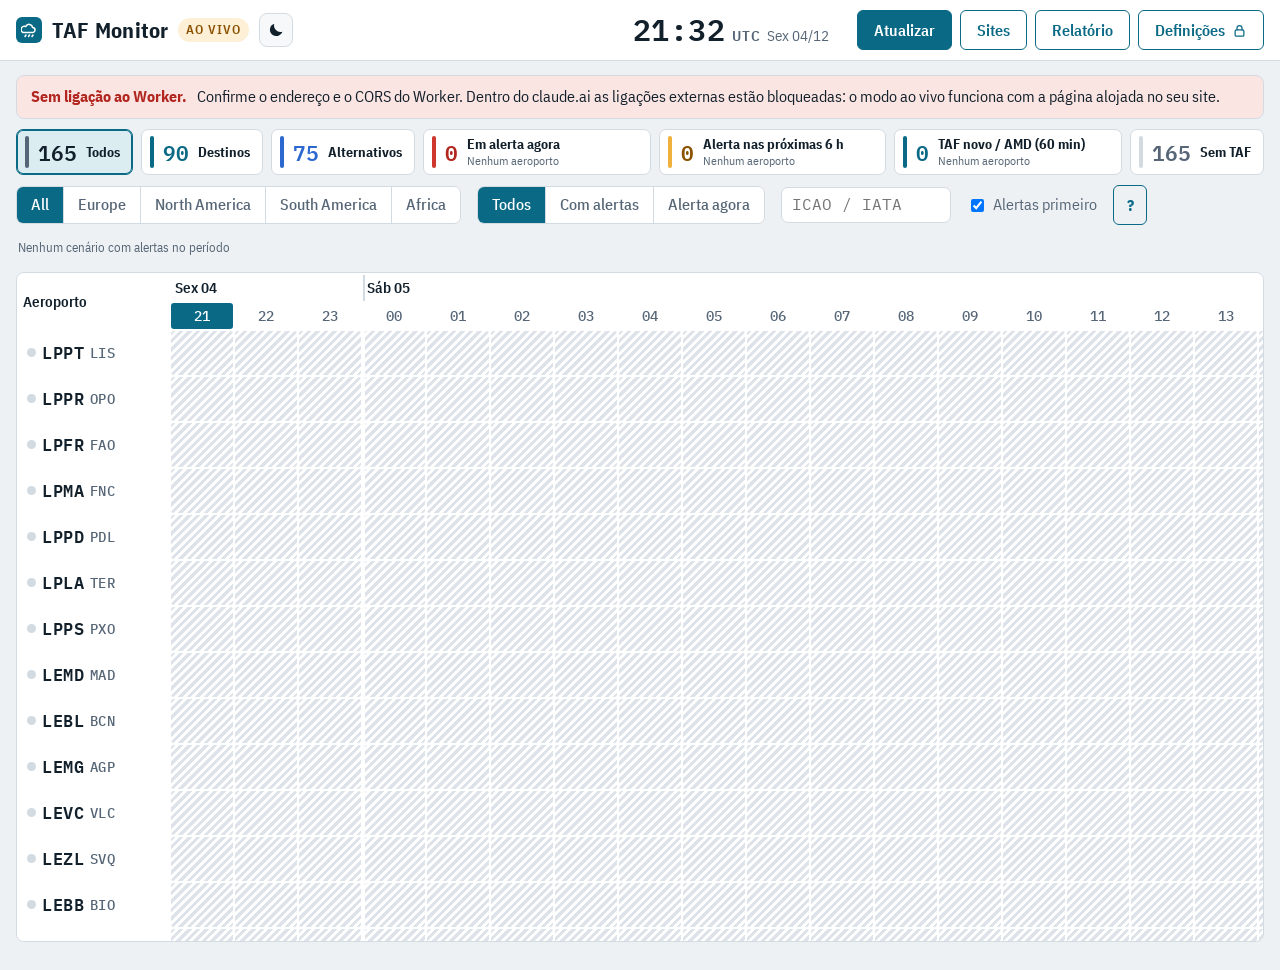
<file: tools/taf-monitor-original.html>
<!doctype html>
<html lang="pt">
<head>
<meta charset="utf-8">
<meta name="viewport" content="width=device-width,initial-scale=1,viewport-fit=cover">
<link rel="manifest" href="manifest.webmanifest">
<meta name="theme-color" content="#0d141a">
<link rel="icon" type="image/png" sizes="192x192" href="icon-192.png">
<link rel="apple-touch-icon" href="apple-touch-icon.png">
<meta name="mobile-web-app-capable" content="yes">
<meta name="apple-mobile-web-app-capable" content="yes">
<meta name="apple-mobile-web-app-title" content="TAF Monitor">
<!doctype html><html><head><meta charset=utf8><meta name=viewport content="width=device-width,initial-scale=1,viewport-fit=cover"><style>:root{color-scheme:light;box-sizing:border-box;padding-top:env(safe-area-inset-top,0px);padding-bottom:env(safe-area-inset-bottom,0px)}html{scroll-padding-top:env(safe-area-inset-top,0px)}body{margin:0;padding:0;font:14px -apple-system,BlinkMacSystemFont,sans-serif;background:#fff;color:#000}img{max-width:100%}[hidden]:not([hidden=until-found i]){display:none!important}</style>
</head>
<body>
</head><body>

<title>TAF Monitor</title>
<meta name="claude:viewport-fit-sides" content="cover">
<link rel="preconnect" href="https://fonts.googleapis.com">
<link rel="preconnect" href="https://fonts.gstatic.com" crossorigin>
<link href="https://fonts.googleapis.com/css2?family=IBM+Plex+Mono:wght@400;600&family=IBM+Plex+Sans+Condensed:wght@400;500;600;700&display=swap" rel="stylesheet">
<style>
/* Layout: control-room board — sticky ops bar with UTC clock, status strip, airport × hour grid, decoded TAF panel on the right (bottom sheet on phones) */
:root{
  --bg:#edf1f4; --panel:#ffffff; --panel2:#f6f8fa; --ink:#12202b; --muted:#566676; --line:#d3dbe2; --line2:#e5eaef;
  --accent:#0a6a86; --accent-soft:#dcedf2; --accent-ink:#ffffff;
  --c-red:#d0372f; --c-red-ink:#ffffff; --c-amb:#f0b13c; --c-amb-ink:#3b2500; --c-amb-hatch:rgba(255,255,255,.35);
  --c-ok:#d2e9da; --c-ok-ink:#2d5a3d; --c-none:#dde3e8;
  --t-red:#b1261f; --t-amb:#8a5200; --t-ok:#2a6a41; --bg-red:#fbe5e3; --bg-amb:#fdf0d6; --bg-ok:#e3f2e8;
  --shadow:0 1px 2px rgba(18,32,43,.06),0 8px 24px rgba(18,32,43,.08);
  --k-conv:#7a3db8; --k-conv-i:#ffffff; --k-vis:#c62828; --k-vis-i:#ffffff; --k-cig:#e0611c; --k-cig-i:#ffffff;
  --k-cig4:#f2c232; --k-cig4-i:#2b2100; --k-ice:#2c68d0; --k-ice-i:#ffffff; --k-wind:#0f8487; --k-wind-i:#ffffff;
  --k-obsc:#8b7355; --k-obsc-i:#ffffff; --k-int:#5d6b88; --k-int-i:#ffffff;
  --k-lim:#e10600; --k-lim-i:#ffffff; --k-rvac:#3949ab; --k-rvac-i:#ffffff; --k-bmin:#7f0000; --k-bmin-i:#ffffff; --k-capt:#c2185b; --k-capt-i:#ffffff; --k-mar:#f7a35c; --k-mar-i:#3d1c00;
  --f-ui:"IBM Plex Sans Condensed","Arial Narrow",system-ui,sans-serif;
  --f-mono:"IBM Plex Mono",ui-monospace,Menlo,Consolas,monospace;
}
@media (prefers-color-scheme:dark){:root:not([data-theme="light"]){
  --bg:#0d141a; --panel:#141d25; --panel2:#18232c; --ink:#e2e9ef; --muted:#8c9aa7; --line:#27333d; --line2:#1e2932;
  --accent:#4cb2d0; --accent-soft:#16323d; --accent-ink:#06222b;
  --c-red:#c63a33; --c-red-ink:#ffffff; --c-amb:#d69b2b; --c-amb-ink:#231500; --c-amb-hatch:rgba(0,0,0,.18);
  --c-ok:#1d3a2a; --c-ok-ink:#8fd0a7; --c-none:#1b252e;
  --t-red:#ff8a80; --t-amb:#f2c065; --t-ok:#86d3a2; --bg-red:#3a1a19; --bg-amb:#3a2c12; --bg-ok:#173023;
  --shadow:0 1px 2px rgba(0,0,0,.3),0 8px 24px rgba(0,0,0,.35);
  --k-conv:#9259d4; --k-conv-i:#ffffff; --k-vis:#cc3b3b; --k-vis-i:#ffffff; --k-cig:#d6661f; --k-cig-i:#ffffff;
  --k-cig4:#d9ae2c; --k-cig4-i:#1f1600; --k-ice:#3d78db; --k-ice-i:#ffffff; --k-wind:#16918f; --k-wind-i:#ffffff;
  --k-obsc:#8d7759; --k-obsc-i:#ffffff; --k-int:#68779a; --k-int-i:#ffffff;
  --k-lim:#ff2d2d; --k-lim-i:#ffffff; --k-rvac:#6f7fe0; --k-rvac-i:#ffffff; --k-bmin:#b3261e; --k-bmin-i:#ffffff; --k-capt:#e0508f; --k-capt-i:#ffffff; --k-mar:#e0954f; --k-mar-i:#241000;
  color-scheme:dark}}
:root[data-theme="dark"]{
  --bg:#0d141a; --panel:#141d25; --panel2:#18232c; --ink:#e2e9ef; --muted:#8c9aa7; --line:#27333d; --line2:#1e2932;
  --accent:#4cb2d0; --accent-soft:#16323d; --accent-ink:#06222b;
  --c-red:#c63a33; --c-red-ink:#ffffff; --c-amb:#d69b2b; --c-amb-ink:#231500; --c-amb-hatch:rgba(0,0,0,.18);
  --c-ok:#1d3a2a; --c-ok-ink:#8fd0a7; --c-none:#1b252e;
  --t-red:#ff8a80; --t-amb:#f2c065; --t-ok:#86d3a2; --bg-red:#3a1a19; --bg-amb:#3a2c12; --bg-ok:#173023;
  --shadow:0 1px 2px rgba(0,0,0,.3),0 8px 24px rgba(0,0,0,.35);
  --k-conv:#9259d4; --k-conv-i:#ffffff; --k-vis:#cc3b3b; --k-vis-i:#ffffff; --k-cig:#d6661f; --k-cig-i:#ffffff;
  --k-cig4:#d9ae2c; --k-cig4-i:#1f1600; --k-ice:#3d78db; --k-ice-i:#ffffff; --k-wind:#16918f; --k-wind-i:#ffffff;
  --k-obsc:#8d7759; --k-obsc-i:#ffffff; --k-int:#68779a; --k-int-i:#ffffff;
  --k-lim:#ff2d2d; --k-lim-i:#ffffff; --k-rvac:#6f7fe0; --k-rvac-i:#ffffff; --k-bmin:#b3261e; --k-bmin-i:#ffffff; --k-capt:#e0508f; --k-capt-i:#ffffff; --k-mar:#e0954f; --k-mar-i:#241000;
  color-scheme:dark}

*{box-sizing:border-box}
body{background:var(--bg);color:var(--ink);font:15px/1.4 var(--f-ui)}
body::before{content:"";position:fixed;inset:0 0 auto;height:env(safe-area-inset-top,0px);z-index:10;background:var(--panel)}
button,input,select,textarea{font:inherit;color:inherit}
:focus-visible{outline:2px solid var(--accent);outline-offset:2px}
.mono{font-family:var(--f-mono)}
.num{font-variant-numeric:tabular-nums}

/* ops bar */
.bar{position:sticky;top:env(safe-area-inset-top,0px);z-index:20;background:var(--panel);border-bottom:1px solid var(--line)}
.bar-in{display:flex;flex-wrap:wrap;align-items:center;gap:10px 20px;padding-block:10px;padding-left:max(16px,env(safe-area-inset-left,0px));padding-right:max(16px,env(safe-area-inset-right,0px))}
.brand{display:flex;align-items:center;gap:10px;min-width:0}
.mark{width:26px;height:26px;border-radius:6px;background:var(--accent);display:grid;place-items:center;flex:none}
.mark svg{width:16px;height:16px}
h1{font-size:19px;font-weight:700;letter-spacing:.01em;margin:0}
.theme-btn{width:34px;height:34px;border-radius:8px;border:1px solid var(--line);background:var(--panel2);color:var(--ink);display:grid;place-items:center;cursor:pointer;flex:none}
.theme-btn:hover{border-color:var(--accent);color:var(--accent)}
.theme-btn svg{width:18px;height:18px;fill:none;stroke:currentColor;stroke-width:1.8;stroke-linecap:round;stroke-linejoin:round}
.theme-btn .moon{fill:currentColor;stroke:none}
.theme-btn .sun{display:none}
.theme-btn.is-dark .moon{display:none}
.theme-btn.is-dark .sun{display:block}
.pill{font-size:11px;font-weight:600;text-transform:uppercase;letter-spacing:.08em;padding:3px 8px;border-radius:99px;background:var(--accent-soft);color:var(--accent)}
.pill.warn{background:var(--bg-amb);color:var(--t-amb)}
.pill.live{background:var(--bg-ok);color:var(--t-ok)}
.clock{display:flex;align-items:baseline;gap:6px;margin-left:auto}
.clock b{font:600 26px/1 var(--f-mono);font-variant-numeric:tabular-nums;letter-spacing:.02em}
.clock small{font-weight:600;color:var(--muted);letter-spacing:.08em}
.clock span{color:var(--muted);font-size:13px}
.actions{display:flex;align-items:center;gap:8px;flex-wrap:wrap}
.upd{font-size:13px;color:var(--muted)}
.upd.stale{color:var(--t-amb);font-weight:600}
.btn{border:1px solid var(--accent);background:var(--accent);color:var(--accent-ink);border-radius:6px;padding:7px 14px;font-weight:600;cursor:pointer}
.btn:hover{filter:brightness(1.08)}
.btn.ghost{background:transparent;color:var(--accent)}
.btn.ghost:hover{background:var(--accent-soft)}
.btn[disabled]{opacity:.55;cursor:progress}

.wrap{display:flex;flex-direction:column;gap:14px;padding-block:14px 28px;padding-left:max(16px,env(safe-area-inset-left,0px));padding-right:max(16px,env(safe-area-inset-right,0px))}

.banner{border-radius:8px;padding:10px 14px;font-size:14px;background:var(--bg-amb);color:var(--ink);border:1px solid var(--line);display:flex;gap:10px;align-items:flex-start}
.banner b{color:var(--t-amb)}
.banner.err{background:var(--bg-red)}
.banner.err b{color:var(--t-red)}

/* status strip */
.summary{display:grid;grid-template-columns:repeat(5,minmax(0,1fr));gap:10px}
/* cartões Destinos / Alternativos (mesmo estilo dos contadores) */
.lists{display:grid;grid-template-columns:repeat(3,minmax(0,1fr));gap:10px}
.ltab{background:var(--panel);border:1px solid var(--line);border-radius:8px;padding:10px 14px;display:flex;align-items:center;gap:12px;min-width:0;text-align:left;cursor:pointer;color:var(--ink);font:inherit;width:100%}
.ltab:hover{border-color:var(--accent)}
.ltab[aria-pressed="true"]{border-color:var(--accent);box-shadow:inset 0 0 0 1px var(--accent);background:var(--accent-soft)}
.ltab .sw{width:6px;align-self:stretch;border-radius:3px;flex:none;background:var(--muted)}
.ltab-DST .sw{background:var(--accent)} .ltab-ALT .sw{background:var(--k-ice)}
.ltab .n{font:600 34px/1 var(--f-mono);font-variant-numeric:tabular-nums;min-width:2ch}
.ltab-DST .n{color:var(--accent)} .ltab-ALT .n{color:var(--k-ice)}
.ltab .l{display:flex;flex-direction:column;gap:2px;font-size:14.5px;color:var(--muted)}
.ltab .l b{color:var(--ink);font-size:17px}
@media (max-width:760px){.lists{grid-template-columns:minmax(0,1fr)}}
@media (max-width:1500px){.summary{grid-template-columns:repeat(3,minmax(0,1fr))}}
.stat.mw .sw{background:var(--k-lim)} .stat.mw .n{color:var(--k-lim)}
.stat.nt .sw{background:var(--accent)} .stat.nt .n{color:var(--accent)}
.stat{background:var(--panel);border:1px solid var(--line);border-radius:8px;padding:10px 14px;display:flex;align-items:center;gap:12px;min-width:0;text-align:left;cursor:pointer;color:var(--ink);font:inherit;width:100%}
.stat:hover{border-color:var(--accent)}
.stat[aria-pressed="true"]{border-color:var(--accent);box-shadow:inset 0 0 0 1px var(--accent);background:var(--accent-soft)}
.stat .n{font:600 28px/1 var(--f-mono);font-variant-numeric:tabular-nums;min-width:2ch}
.stat .l{font-size:13px;color:var(--muted);line-height:1.25}
.stat .l b{display:block;color:var(--ink);font-size:14px}
.stat.red .n{color:var(--t-red)} .stat.amb .n{color:var(--t-amb)} .stat.none .n{color:var(--muted)}
.stat .sw{width:6px;align-self:stretch;border-radius:3px;flex:none}
.stat.red .sw{background:var(--c-red)} .stat.amb .sw{background:var(--c-amb)} .stat.ok .sw{background:var(--c-ok-ink)} .stat.none .sw{background:var(--line)}
.stat .icaos{font:400 12px/1.3 var(--f-mono);color:var(--muted);margin-top:2px;overflow-wrap:anywhere}

/* toolbar */
.toolbar{display:flex;flex-wrap:wrap;gap:10px 16px;align-items:center}
.seg{display:inline-flex;border:1px solid var(--line);border-radius:7px;overflow:hidden;background:var(--panel)}
.seg button{border:0;background:transparent;padding:6px 12px;cursor:pointer;font-weight:500;color:var(--muted)}
.seg button+button{border-left:1px solid var(--line)}
.seg button[aria-pressed="true"]{background:var(--accent);color:var(--accent-ink)}
.search{border:1px solid var(--line);background:var(--panel);border-radius:7px;padding:6px 10px;width:150px;font-family:var(--f-mono);text-transform:uppercase}
.chk{display:inline-flex;gap:6px;align-items:center;font-size:14px;color:var(--muted);cursor:pointer}
.legend{display:flex;flex-wrap:wrap;gap:6px 14px;font-size:12.5px;color:var(--muted);margin-left:auto}
.legend span{display:inline-flex;align-items:center;gap:5px}
.legend i{width:16px;height:14px;border-radius:3px;display:inline-grid;place-items:center;font:600 9px/1 var(--f-mono);font-style:normal}

/* grid + detail */
.layout{display:grid;grid-template-columns:minmax(0,1fr) 400px;gap:14px;align-items:start}
.gridwrap{background:var(--panel);border:1px solid var(--line);border-radius:8px;overflow:auto;max-height:calc(100vh - 230px);min-height:320px;min-width:0}
table.grid{border-collapse:separate;border-spacing:2px;font-variant-numeric:tabular-nums}
.grid thead th{position:sticky;background:var(--panel);z-index:3;font-weight:500;color:var(--muted)}
.grid thead tr.days th{top:0;height:22px;font-size:12px;text-align:left;padding:0 4px;white-space:nowrap;color:var(--ink);font-weight:600}
.grid thead tr.days th.dstart{box-shadow:inset 2px 0 0 var(--line)}
.grid thead tr.hrs th{top:24px;height:22px;font:500 11px/1 var(--f-mono);text-align:center;width:50px;min-width:50px}
.grid thead tr.hrs th.now{color:var(--accent-ink);background:var(--accent);border-radius:3px}
.grid thead th.corner{left:0;z-index:5;text-align:left;padding-left:8px;font-size:12px}
.grid th.ap{position:sticky;left:0;z-index:2;background:var(--panel);text-align:left;padding:0 8px;min-width:96px;white-space:nowrap;cursor:pointer;border-radius:4px}
.grid th.ap button{all:unset;cursor:pointer;display:flex;align-items:center;gap:6px;width:100%;height:34px}
.grid th.ap .ic{font:600 13.5px/1 var(--f-mono);letter-spacing:.03em;color:var(--ink)}
.grid th.ap .tag{font:600 9px/1 var(--f-ui);letter-spacing:.06em;padding:2px 4px;border-radius:3px;background:var(--accent-soft);color:var(--accent)}
.grid th.ap .dot{width:7px;height:7px;border-radius:50%;flex:none;background:var(--line)}
.grid th.ap .dot.red{background:var(--c-red)} .grid th.ap .dot.amber{background:var(--c-amb)} .grid th.ap .dot.ok{background:var(--c-ok-ink)}
.grid tr.row:hover th.ap{background:var(--panel2)}
.grid tr.row.sel th.ap{background:var(--accent-soft)}
.grid tr.row.sel td.c{box-shadow:inset 0 2px 0 var(--accent),inset 0 -2px 0 var(--accent)}
.grid td.c{width:50px;min-width:50px;max-width:50px;height:34px;padding:1px 2px;text-align:center;font:600 10px/1.15 var(--f-mono);border-radius:3px;cursor:pointer;overflow:hidden}
.grid td.c span{display:block;white-space:nowrap;overflow:hidden;text-overflow:clip;letter-spacing:-.02em}
.grid td.c span+span{font-weight:400;opacity:.92}
.grid td.c.ok{background:var(--c-ok)}
.grid td.c.red{background:var(--c-red);color:var(--c-red-ink)}
.grid td.c.amber{background:var(--c-amb);color:var(--c-amb-ink);background-image:repeating-linear-gradient(135deg,var(--c-amb-hatch) 0 2px,transparent 2px 6px)}
.grid td.c.none{background:repeating-linear-gradient(135deg,var(--c-none) 0 3px,transparent 3px 6px)}
.grid td.c.dstart{box-shadow:inset 2px 0 0 var(--panel)}
.grid tr.reg th{position:sticky;left:0;text-align:left;padding:10px 8px 3px;font-size:11.5px;font-weight:700;text-transform:uppercase;letter-spacing:.09em;color:var(--muted);background:var(--panel)}
.grid tr.reg th em{font-style:normal;font-weight:600;color:var(--t-red);letter-spacing:.04em;margin-left:6px;text-transform:none}
.empty{padding:40px 20px;color:var(--muted);text-align:center}

.detail{background:var(--panel);border:1px solid var(--line);border-radius:8px;position:sticky;top:calc(env(safe-area-inset-top,0px) + 70px);max-height:calc(100vh - 90px);overflow:auto;min-width:0}
.d-head{display:flex;align-items:flex-start;justify-content:space-between;gap:10px;padding:14px 16px 10px;border-bottom:1px solid var(--line2)}
.d-head h2{margin:0;font:600 26px/1 var(--f-mono);letter-spacing:.04em}
.d-head .sub{color:var(--muted);font-size:13px;margin-top:4px}
.d-close{border:0;background:var(--panel2);border-radius:6px;width:40px;height:40px;cursor:pointer;font-size:24px;line-height:1;color:var(--muted);display:block;flex:none}
.d-close:hover{background:var(--accent-soft);color:var(--accent)}
.detail.closed{display:none}
.layout.nodetail{grid-template-columns:minmax(0,1fr)}
.d-sec{padding:12px 16px;border-bottom:1px solid var(--line2);display:flex;flex-direction:column;gap:8px}
.d-sec:last-child{border-bottom:0}
.d-sec.coll > h3{cursor:pointer;display:flex;align-items:center;gap:6px;user-select:none}
.d-sec.coll > h3::before{content:"";width:7px;height:7px;border-right:2px solid currentColor;border-bottom:2px solid currentColor;transform:rotate(45deg);margin:-3px 4px 0 1px;transition:transform .15s;flex:none}
.d-sec.coll.is-closed > h3::before{transform:rotate(-45deg);margin-top:0}
.d-sec.coll > h3:hover{color:var(--accent)}
.d-sec.coll.is-closed > :not(h3){display:none!important}
.d-sec.coll.is-closed{padding-bottom:10px}
.d-sec h3{margin:0;font-size:11.5px;font-weight:700;text-transform:uppercase;letter-spacing:.09em;color:var(--muted)}
.nowst{display:flex;align-items:center;gap:10px;font-weight:600;font-size:16px}
.rwys{display:flex;flex-wrap:wrap;gap:6px}
.rose-wrap{display:flex;gap:14px;align-items:center;flex-wrap:wrap}
.rose{width:200px;height:200px;flex:none}
.rose-list{margin:0;padding-left:16px;display:flex;flex-direction:column;gap:4px;font-size:15px}
.lim-txt{color:var(--k-lim)}
.rwy-now{display:flex;flex-direction:column;gap:3px;padding:8px 10px;border-radius:6px;background:var(--accent-soft)}
.rwy-now b{font:600 17px/1.3 var(--f-mono);color:var(--ink)}
.rwy-tag{font-size:12.5px;font-weight:700;text-transform:uppercase;letter-spacing:.07em;color:var(--muted)}
.rwy-comps{display:flex;flex-wrap:wrap;gap:4px 12px;font:13.5px/1.4 var(--f-mono);color:var(--muted)}
.rwy-comps .tw{color:var(--t-amb)}
.rwy-fc{display:flex;flex-direction:column;gap:2px;font-size:15px}
.rwy{font:500 14px/1 var(--f-mono);color:var(--muted);border:1px solid var(--line);border-radius:5px;padding:6px 8px;background:var(--panel2)}
.rwy b{color:var(--ink);font-weight:600;font-size:15px}
.mw-note{margin-top:6px;padding:7px 10px;border-radius:6px;border-left:4px solid var(--k-lim);background:color-mix(in srgb,var(--k-lim) 14%,var(--panel));font-size:15px}
.newtaf{background:color-mix(in srgb,var(--accent) 10%,var(--panel))}
.newtaf summary{cursor:pointer;color:var(--accent);font-weight:600}
.nowlist{display:flex;flex-direction:column;gap:3px;font:600 15px/1.35 var(--f-mono)}
.badge{font-size:12px;font-weight:700;letter-spacing:.06em;text-transform:uppercase;padding:4px 9px;border-radius:5px}
.badge.red{background:var(--c-red);color:var(--c-red-ink)}
.badge.amber{background:var(--c-amb);color:var(--c-amb-ink)}
.badge.ok{background:var(--c-ok);color:var(--c-ok-ink)}
.badge.none{background:var(--c-none);color:var(--muted)}
.wins{list-style:none;margin:0;padding:0;display:flex;flex-direction:column;gap:6px}
.wins li{display:grid;grid-template-columns:96px 1fr;gap:8px;align-items:baseline;font-size:14px;padding:6px 8px;border-radius:6px}
.wins li.red{background:var(--bg-red)} .wins li.amber{background:var(--bg-amb)}
.wins .t{font:600 13px/1.2 var(--f-mono)}
.wins li.red .t{color:var(--t-red)} .wins li.amber .t{color:var(--t-amb)}
.raw{font:400 13.5px/1.75 var(--f-mono);background:var(--panel2);border:1px solid var(--line2);border-radius:6px;padding:10px 12px;overflow-wrap:anywhere}
.raw .kw{font-weight:600;color:var(--accent)}
.raw .hit{background:var(--c-red);color:var(--c-red-ink);padding:1px 3px;border-radius:3px;font-weight:600}
.raw .ign{text-decoration:underline dotted;text-underline-offset:3px;color:var(--muted)}
.chip.mute{background:var(--panel2);color:var(--muted);border:1px solid var(--line)}
.raw .gl{display:block;padding-left:1.5em;text-indent:-1.5em}
.meta{display:grid;grid-template-columns:auto 1fr;gap:3px 12px;font-size:13.5px}
.meta dt{color:var(--muted)} .meta dd{margin:0;font-family:var(--f-mono);font-size:13px}
.meta dd.warn{color:var(--t-amb);font-weight:600}
.gtab{width:100%;border-collapse:collapse;font-size:13px}
.gtab th{text-align:left;font-weight:600;color:var(--muted);font-size:11.5px;text-transform:uppercase;letter-spacing:.06em;padding:4px 6px;border-bottom:1px solid var(--line)}
.gtab td{padding:6px;border-bottom:1px solid var(--line2);vertical-align:top}
.gtab td.m{font-family:var(--f-mono);font-size:12.5px;white-space:nowrap}
.gtab .lbl{font-weight:600}
.chips{display:flex;flex-wrap:wrap;gap:4px}
.chip{font:600 11px/1 var(--f-ui);padding:3px 6px;border-radius:4px;white-space:nowrap}
.chip.red{background:var(--bg-red);color:var(--t-red)} .chip.amber{background:var(--bg-amb);color:var(--t-amb)} .chip.ok{background:var(--bg-ok);color:var(--t-ok)}
.gtabwrap{overflow-x:auto}
.d-empty{padding:30px 18px;color:var(--muted)}

/* manual entry */
.manual{background:var(--panel);border:1px solid var(--line);border-radius:8px;padding:12px 14px;display:flex;flex-direction:column;gap:8px}
.manual label{font-weight:600}
.manual textarea{width:100%;min-height:120px;resize:vertical;border:1px solid var(--line);border-radius:6px;background:var(--panel2);padding:10px;font:13px/1.5 var(--f-mono)}
.manual .row{display:flex;gap:10px;align-items:center;flex-wrap:wrap}
.hint{font-size:13px;color:var(--muted)}

/* settings */
.modal{position:fixed;inset:0;z-index:50;background:rgba(8,14,20,.5);display:grid;place-items:center;padding:16px}
.dlg{background:var(--panel);border-radius:10px;box-shadow:var(--shadow);width:min(560px,100%);max-height:calc(100vh - 32px);overflow:auto}
.dlg form{display:flex;flex-direction:column}
.dlg header{display:flex;justify-content:space-between;align-items:center;padding:14px 18px;border-bottom:1px solid var(--line2)}
.dlg header h2{margin:0;font-size:18px}
.dlg .body{padding:14px 18px;display:flex;flex-direction:column;gap:14px}
.fld{display:flex;flex-direction:column;gap:5px}
.fld>span{font-weight:600;font-size:14px}
.fld small{color:var(--muted);font-size:12.5px}
.fld input[type=text],.fld input[type=url],.fld input[type=number],.fld select,.fld textarea{border:1px solid var(--line);border-radius:6px;background:var(--panel2);padding:7px 9px}
.fld textarea{min-height:90px;font:12.5px/1.5 var(--f-mono);resize:vertical}
.two{display:grid;grid-template-columns:1fr 1fr;gap:12px}
.dlg footer{display:flex;justify-content:flex-end;gap:8px;padding:12px 18px;border-top:1px solid var(--line2)}
.radios{display:flex;flex-wrap:wrap;gap:6px}
.radios label{border:1px solid var(--line);border-radius:6px;padding:6px 10px;cursor:pointer;display:flex;gap:6px;align-items:center}
.radios label:has(input:checked){border-color:var(--accent);background:var(--accent-soft)}
.phen{display:flex;flex-wrap:wrap;gap:6px}
.phen label{border:1px solid var(--line);border-radius:5px;padding:4px 8px;cursor:pointer;display:flex;gap:5px;align-items:center;font:500 12.5px/1.2 var(--f-mono)}
.phen label:has(input:checked){border-color:var(--accent);background:var(--accent-soft);color:var(--ink)}

/* cenários: cada categoria de alerta tem a sua cor */
.k-conv{--kc:var(--k-conv);--ki:var(--k-conv-i)} .k-vis{--kc:var(--k-vis);--ki:var(--k-vis-i)} .k-cig{--kc:var(--k-cig);--ki:var(--k-cig-i)}
.k-cig4{--kc:var(--k-cig4);--ki:var(--k-cig4-i)} .k-ice{--kc:var(--k-ice);--ki:var(--k-ice-i)} .k-wind{--kc:var(--k-wind);--ki:var(--k-wind-i)}
.k-obsc{--kc:var(--k-obsc);--ki:var(--k-obsc-i)} .k-lim{--kc:var(--k-lim);--ki:var(--k-lim-i)} .k-rvac{--kc:var(--k-rvac);--ki:var(--k-rvac-i)} .k-bmin{--kc:var(--k-bmin);--ki:var(--k-bmin-i)} .k-capt{--kc:var(--k-capt);--ki:var(--k-capt-i)} .k-mar{--kc:var(--k-mar);--ki:var(--k-mar-i)} .k-int{--kc:var(--k-int);--ki:var(--k-int-i)}
.grid td.c.red{background:var(--kc,var(--c-red));color:var(--ki,var(--c-red-ink))}
/* fim de uma janela de alerta: linha vertical à direita do último quadrado */
.grid td.c.red.wend{background-image:linear-gradient(to left,var(--ink) 0 3px,transparent 3px)}
.grid th.ap .dot.red{background:var(--kc,var(--c-red))}
.wins li.red{background:color-mix(in srgb,var(--kc,var(--c-red)) 15%,var(--panel))}
.wins li.red .t{color:var(--ink)}
.wins li .sw{display:inline-block;width:10px;height:10px;border-radius:2px;background:var(--kc);margin-right:6px;vertical-align:baseline}
.raw .hit{background:var(--kc,var(--c-red));color:var(--ki,var(--c-red-ink))}
.chip.red{background:var(--kc,var(--c-red));color:var(--ki,var(--c-red-ink))}
.cats{display:flex;flex-wrap:wrap;gap:6px}
.cat{display:inline-flex;align-items:center;gap:6px;border:1px solid var(--line);background:var(--panel);border-radius:6px;padding:4px 9px 4px 5px;font-size:13px;cursor:pointer;color:var(--ink)}
.cat i{width:14px;height:14px;border-radius:3px;background:var(--kc);flex:none}
.cat b{font:600 12.5px/1 var(--f-mono);font-variant-numeric:tabular-nums;color:var(--muted)}
.cat[aria-pressed="true"]{border-color:var(--kc);box-shadow:inset 0 0 0 1px var(--kc);background:color-mix(in srgb,var(--kc) 12%,var(--panel))}
.cat.zero{opacity:.55}

/* relatório */
.dlg.wide{width:min(820px,100%)}
.rep-opts{display:flex;flex-wrap:wrap;gap:6px}
.rep-opts label{display:inline-flex;align-items:center;gap:6px;border:1px solid var(--line);border-radius:6px;padding:4px 9px 4px 6px;cursor:pointer;font-size:14px}
.rep-opts label i{width:12px;height:12px;border-radius:3px;background:var(--kc);flex:none}
.rep-opts label:has(input:checked){border-color:var(--kc);background:color-mix(in srgb,var(--kc) 10%,var(--panel))}
.rep-row{display:flex;flex-wrap:wrap;gap:8px 16px;align-items:center}
.rep-prev{min-height:46vh;max-height:60vh;overflow:auto;border:1px solid var(--line);border-radius:6px;background:var(--panel2);padding:10px 12px;color:var(--ink);font-size:14px}
.rep-prev *{color:var(--ink)!important}
.rep-prev th{background:var(--panel)!important}
.rep-prev td[colspan]{background:var(--panel)!important;letter-spacing:.04em}
.rep-prev th,.rep-prev td{border-color:var(--line)!important}
.rep-hidden{position:absolute!important;left:-9999px;width:10px!important;height:10px!important;min-height:0!important;opacity:0}
.rep-win{display:inline-flex;align-items:center;gap:6px;font-size:14px}
.rep-win{flex-wrap:wrap}
.rep-win input{font:inherit;font-family:var(--f-mono);width:3.2em;text-align:center;font-size:16px;padding:4px 8px;border:1px solid var(--line);border-radius:6px;background:var(--panel2);color:var(--ink)}
.rep-win input[aria-invalid="true"]{border-color:#c62828}
.rep-text{width:100%;min-height:46vh;resize:vertical;border:1px solid var(--line);border-radius:6px;background:var(--panel2);padding:10px 12px;font:15px/1.6 var(--f-mono);color:var(--ink);white-space:pre;overflow:auto}
.rep-msg{font-size:14px;color:var(--t-ok);font-weight:600}

/* letras maiores para leitura à distância */
body{font-size:16.5px}
h1{font-size:22px}
.pill{font-size:12.5px}
.clock b{font-size:30px}
.clock small,.clock span{font-size:14.5px}
.upd{font-size:14.5px}
.btn{font-size:16px;padding:8px 16px}
.banner{font-size:15.5px}
.stat .n{font-size:34px}
.stat .l{font-size:14.5px}
.stat .l b{font-size:16px}
.stat .icaos{font-size:13.5px}
.seg button{font-size:15.5px;padding:7px 14px}
.search{font-size:15.5px;width:170px}
.chk{font-size:15.5px}
.legend{font-size:14px}
.cat{font-size:15px;padding:6px 11px 6px 7px}
.cat b{font-size:14px}
.layout{grid-template-columns:minmax(0,1fr) var(--detail-w,460px)}
/* pega para arrastar a largura do painel */
.d-resize{grid-row:1;grid-column:2;justify-self:start;align-self:start;position:sticky;top:calc(env(safe-area-inset-top,0px) + 70px);height:min(70vh,600px);width:14px;margin-left:-14px;cursor:col-resize;z-index:6;display:flex;align-items:center;justify-content:center;touch-action:none}
.detail{grid-row:1;grid-column:2}
.gridwrap{grid-row:1;grid-column:1}
.d-resize::before{content:"";width:4px;height:56px;border-radius:3px;background:var(--line);transition:background .15s}
.d-resize:hover::before,.d-resize.drag::before{background:var(--accent)}
.layout.nodetail .d-resize{display:none}
@media (max-width:1100px){.d-resize{display:none}.detail,.gridwrap{grid-column:auto;grid-row:auto}}
body.resizing{cursor:col-resize;user-select:none}
.grid thead tr.days th{font-size:15px;height:26px}
.grid thead tr.hrs th{top:28px;height:26px;font-size:14px;width:62px;min-width:62px}
.grid thead th.corner{font-size:14px}
.grid th.ap{min-width:118px}
.grid th.ap .ic{font-size:17px}
.grid th.ap .iata{font:500 14px/1 var(--f-mono);color:var(--muted);letter-spacing:.03em}
.grid th.ap{min-width:150px}
.grid th.ap .tag{font-size:10.5px}
.grid th.ap .tag-new{background:var(--accent);color:var(--accent-ink)}
.grid th.ap .tag-metar{background:var(--k-lim);color:#fff}
@media (prefers-reduced-motion:no-preference){.grid th.ap .tag-new{animation:tagpulse 1.6s ease-in-out infinite}}
@keyframes tagpulse{50%{opacity:.45}}
.grid th.ap .dot{width:9px;height:9px}
.grid th.ap button{height:44px}
.grid td.c{width:62px;min-width:62px;max-width:62px;height:44px;font-size:12px}
.grid tr.reg th{font-size:13.5px}
.d-head h2{font-size:32px}
.d-head .h-iata{color:var(--muted);font-weight:500}
.d-head .apname{color:var(--ink);font-weight:600}
.d-head .sub{font-size:15px}
.d-sec h3{font-size:13px}
.nowst{font-size:18px}
.badge{font-size:13.5px}
.wins li{font-size:16px;grid-template-columns:150px 1fr}
.wins .t{font-size:15px}
.raw{font-size:16px}
.meta{font-size:15.5px} .meta dd{font-size:15px}
.gtab{font-size:15px} .gtab th{font-size:12.5px} .gtab td.m{font-size:14px}
.chip{font-size:12.5px;padding:4px 7px}
.hint{font-size:14.5px}
.fld>span{font-size:15.5px}

/* sites de meteorologia */
.lnk-groups{display:grid;grid-template-columns:repeat(auto-fill,minmax(230px,1fr));gap:14px}
.lnk-group h3{margin:0 0 6px;font-size:12.5px;font-weight:700;text-transform:uppercase;letter-spacing:.08em;color:var(--muted)}
.lnk-group ul{list-style:none;margin:0;padding:0;display:flex;flex-direction:column;gap:6px}
.lnk-group a{display:flex;flex-direction:column;gap:2px;padding:9px 11px;border:1px solid var(--line);border-radius:7px;background:var(--panel2);color:var(--ink);text-decoration:none}
.lnk-group a:hover{border-color:var(--accent);background:var(--accent-soft)}
.lnk-group a b{font-weight:600;font-size:15.5px}
.lnk-group a small{font:12.5px/1.2 var(--f-mono);color:var(--muted);overflow-wrap:anywhere}
.lnk-edit summary{cursor:pointer;font-weight:600;color:var(--accent)}
.lnk-edit textarea{width:100%;min-height:200px;border:1px solid var(--line);border-radius:6px;background:var(--panel2);padding:10px;font:13px/1.5 var(--f-mono);color:var(--ink);resize:vertical}

.pin-dlg{width:min(380px,100%)}
#btnSettings .lock{width:15px;height:15px;vertical-align:-2px;margin-left:4px;fill:none;stroke:currentColor;stroke-width:2;stroke-linecap:round}
.pin-dlg input{font:600 22px/1 var(--f-mono);letter-spacing:.3em;text-align:center}
.pin-msg{color:var(--t-red);font-weight:600;min-height:1.2em}

@media (max-width:1100px){
  .layout{grid-template-columns:minmax(0,1fr)}
  .detail{position:fixed;left:0;right:0;bottom:0;top:auto;z-index:40;max-height:72vh;border-radius:14px 14px 0 0;box-shadow:var(--shadow);padding-bottom:env(safe-area-inset-bottom,0px);padding-left:env(safe-area-inset-left,0px);padding-right:env(safe-area-inset-right,0px)}
  .detail.closed{display:none}
  .d-close{display:block}
  .gridwrap{max-height:none}
}
@media (max-width:760px){
  .summary{grid-template-columns:repeat(2,minmax(0,1fr))}
  .legend{margin-left:0}
  .clock{margin-left:0}
  .clock b{font-size:22px}
  .two{grid-template-columns:1fr}
}
/* ---------- layout compacto: uma faixa de contadores, categorias só com alertas, legenda atrás de "?" ---------- */
.wrap{gap:10px}
.strip{display:flex;gap:8px;align-items:stretch;flex-wrap:wrap}
.strip .lists{display:flex;gap:8px;flex:none}
.strip .summary{display:flex;gap:8px;flex:1 1 520px;min-width:0}
.strip .ltab,.strip .stat{width:auto;padding:6px 12px 6px 8px;gap:9px;border-radius:7px}
.strip .stat{flex:1 1 0;min-width:0}
.strip .stat.mini{flex:0 0 auto}
.strip .ltab .n,.strip .stat .n{font-size:21px;min-width:0}
.strip .ltab .l b,.strip .stat .l b{font-size:13.5px;white-space:nowrap}
.strip .stat .l{min-width:0;font-size:12px}
.strip .stat .icaos{white-space:nowrap;overflow:hidden;text-overflow:ellipsis;margin-top:1px}
.strip .ltab .sw,.strip .stat .sw{width:4px}
.cat.zero:not([aria-pressed="true"]){display:none}
.cats-none{font-size:13px;color:var(--muted);padding:4px 2px}
.help-btn{min-width:34px;padding-inline:0;font-weight:700}
.toolbar .legend{flex-basis:100%;margin-left:0}
@media (max-width:1100px){.strip .summary{flex-basis:100%}}
@media (max-width:760px){
  .bar-in{gap:6px 10px}
  .actions .btn{padding:6px 11px;font-size:14px}
  .actions .upd{display:none}
  .strip{flex-wrap:nowrap;overflow-x:auto;scrollbar-width:none;margin-inline:-16px;padding-inline:16px}
  .strip::-webkit-scrollbar{display:none}
  .strip .summary{display:flex;flex:none}
  .strip .stat{flex:none;max-width:200px}
  .strip .stat .icaos{max-width:120px}
  .cats,#areas{flex-wrap:nowrap;overflow-x:auto;scrollbar-width:none;margin-inline:-16px;padding-inline:16px}
  .cats::-webkit-scrollbar,#areas::-webkit-scrollbar{display:none}
  .cat,#areas button{flex:none;white-space:nowrap}
  #areas{display:flex;max-width:none}
}
@media (prefers-reduced-motion:no-preference){
  .grid td.c{transition:filter .12s}
  .grid td.c:hover{filter:brightness(1.12)}
}
</style>

<header class="bar">
  <div class="bar-in">
    <div class="brand">
      <span class="mark" aria-hidden="true"><svg viewBox="0 0 16 16" fill="none"><path d="M2 10.5h9.5a2.5 2.5 0 0 0 0-5 3.5 3.5 0 0 0-6.7-1A3 3 0 0 0 2 10.5Z" stroke="var(--accent-ink)" stroke-width="1.5" stroke-linejoin="round"/><path d="M5 13l-1 1.5M8.5 13l-1 1.5M12 13l-1 1.5" stroke="var(--accent-ink)" stroke-width="1.5" stroke-linecap="round"/></svg></span>
      <h1>TAF Monitor</h1>
      <span class="pill" id="modePill">Exemplo</span>
      <button class="theme-btn" id="btnTheme" type="button" aria-label="Mudar para tema claro" title="Tema claro / escuro"><svg viewBox="0 0 24 24" aria-hidden="true"><path class="moon" d="M20.5 14.2A8.5 8.5 0 0 1 9.8 3.5a8.5 8.5 0 1 0 10.7 10.7Z"/><g class="sun"><circle cx="12" cy="12" r="4.2"/><path d="M12 2v2.5M12 19.5V22M2 12h2.5M19.5 12H22M4.9 4.9l1.8 1.8M17.3 17.3l1.8 1.8M4.9 19.1l1.8-1.8M17.3 6.7l1.8-1.8"/></g></svg></button>
    </div>
    <div class="clock" aria-label="Hora UTC"><b id="utc">--:--</b><small>UTC</small><span id="utcDate"></span></div>
    <div class="actions">
      <span class="upd num" id="upd"></span>
      <button class="btn" id="btnRefresh" type="button">Atualizar</button>
      <button class="btn ghost" id="btnLinks" type="button">Sites</button>
      <button class="btn ghost" id="btnReport" type="button">Relatório</button>
      <button class="btn ghost" id="btnSettings" type="button">Definições</button>
    </div>
  </div>
</header>

<main class="wrap">
  <div class="banner" id="banner" hidden></div>

  <section class="manual" id="manual" hidden>
    <label for="manualText">Colar TAF</label>
    <textarea id="manualText" spellcheck="false" placeholder="TAF LPPT 230500Z 2306/2412 33010KT 9999 FEW025 TEMPO 2312/2316 4000 TSRA BKN015CB="></textarea>
    <div class="row">
      <button class="btn" id="btnParse" type="button">Analisar</button>
      <span class="hint">Um ou vários TAF e, se quiser, os METAR. Separe com «=» ou comece cada um com TAF, METAR ou com o ICAO.</span>
    </div>
  </section>

  <div class="strip">
    <section class="lists" id="lists" aria-label="Destinos e alternativos"></section>
    <section class="summary" id="summary" aria-live="polite"></section>
  </div>

  <section class="toolbar">
    <div class="seg" role="group" aria-label="Área de operação" id="areas">
      <button type="button" data-area="">All</button>
      <button type="button" data-area="EU">Europe</button>
      <button type="button" data-area="NA">North America</button>
      <button type="button" data-area="SA">South America</button>
      <button type="button" data-area="AF">Africa</button>
    </div>
    <div class="seg" role="group" aria-label="Filtro">
      <button type="button" data-f="all">Todos</button>
      <button type="button" data-f="alert">Com alertas</button>
      <button type="button" data-f="now">Alerta agora</button>
    </div>
    <input class="search" id="q" type="search" placeholder="ICAO / IATA" aria-label="Procurar ICAO ou IATA" maxlength="4">
    <label class="chk"><input type="checkbox" id="sortAlert"> Alertas primeiro</label>
    <button class="btn ghost help-btn" id="btnLegend" type="button" aria-expanded="false" aria-controls="legend" title="Legenda">?</button>
    <div class="legend" id="legend" aria-label="Legenda" hidden>
      <span><i style="background:var(--c-ok)"></i>Dentro dos mínimos</span>
      <span><i style="background:repeating-linear-gradient(135deg,var(--c-none) 0 3px,transparent 3px 6px)"></i>Sem TAF</span>
      <span class="mono" id="legendCodes"></span>
    </div>
  </section>

  <section class="cats" id="cats" aria-label="Cenários"></section>

  <div class="layout">
    <!-- carregue num aeroporto para abrir o painel; × ou Esc fecha -->
    <div class="gridwrap" id="gridwrap"><table class="grid" id="grid"></table></div>
    <div class="d-resize" id="dResize" role="separator" aria-orientation="vertical" aria-label="Arrastar para mudar a largura do painel" title="Arraste para mudar a largura · duplo clique repõe" tabindex="0"></div>
    <aside class="detail" id="detail" aria-live="polite"></aside>
  </div>
</main>

<div class="modal" id="links" hidden>
  <div class="dlg wide" role="dialog" aria-modal="true" aria-labelledby="lnkTitle">
    <header><h2 id="lnkTitle">Sites de meteorologia</h2><button class="d-close" style="display:block" type="button" id="lnkClose" aria-label="Fechar">×</button></header>
    <div class="body">
      <div id="lnkList" class="lnk-groups"></div>
      <details class="lnk-edit" id="lnkEditBox">
        <summary>Editar lista</summary>
        <p class="hint" style="margin:6px 0">Uma linha por site: <span class="mono">Grupo | Nome | https://endereço</span>. A lista fica guardada neste navegador.</p>
        <textarea id="lnkText" spellcheck="false"></textarea>
        <div class="row rep-actions"><button class="btn" type="button" id="lnkSave">Guardar</button><button class="btn ghost" type="button" id="lnkReset">Repor lista inicial</button><span class="hint" id="lnkMsg"></span></div>
      </details>
    </div>
  </div>
</div>

<div class="modal" id="report" hidden>
  <div class="dlg wide" role="dialog" aria-modal="true" aria-labelledby="repTitle">
    <header><h2 id="repTitle">Relatório de alertas</h2><button class="d-close" style="display:block" type="button" id="repClose" aria-label="Fechar">×</button></header>
    <div class="body">
      <p class="hint" id="repInfo" style="margin:0"></p>
      <div class="fld"><span>Cenários incluídos</span><div class="rep-opts" id="repCats"></div></div>
      <div class="rep-row">
        <div class="seg" role="group" aria-label="Turno" id="repBlk"></div>
        <span class="rep-win" id="repWin" hidden></span>
        <label class="chk"><input type="checkbox" id="repVis"> Só os aeroportos visíveis na grelha (filtros atuais)</label>
      </div>
      <div class="rep-prev" id="repPrev" aria-label="Relatório"></div>
      <textarea class="rep-text rep-hidden" id="repText" tabindex="-1" aria-hidden="true" readonly spellcheck="false" aria-label="Texto do relatório"></textarea>
    </div>
    <footer>
      <span class="rep-msg" id="repMsg" role="status"></span>
      <button class="btn ghost" type="button" id="repWord">Descarregar .txt</button>
      <button class="btn" type="button" id="repCopy">Copiar tabela</button>
    </footer>
  </div>
</div>

<div class="modal" id="pinDlg" hidden>
  <div class="dlg pin-dlg" role="dialog" aria-modal="true" aria-labelledby="pinTitle">
    <form id="pinForm">
      <header><h2 id="pinTitle">Definições bloqueadas</h2><button class="d-close" style="display:block" type="button" id="pinClose" aria-label="Fechar">×</button></header>
      <div class="body">
        <p class="hint" style="margin:0">Só o administrador pode alterar as definições. Introduza o PIN.</p>
        <label class="fld"><span>PIN</span><input type="password" id="pinInput" inputmode="numeric" autocomplete="off" maxlength="12"></label>
        <span class="pin-msg" id="pinMsg" role="status"></span>
      </div>
      <footer><button class="btn" type="submit">Desbloquear</button></footer>
    </form>
  </div>
</div>

<div class="modal" id="settings" hidden>
  <div class="dlg" role="dialog" aria-modal="true" aria-labelledby="setTitle">
    <form id="setForm">
      <header><h2 id="setTitle">Definições</h2><button class="d-close" style="display:block" type="button" id="setClose" aria-label="Fechar">×</button></header>
      <div class="body">
        <div class="fld">
          <span>Origem dos dados</span>
          <div class="radios">
            <label><input type="radio" name="mode" value="live" id="mLive"> Ao vivo (Worker)</label>
            <label><input type="radio" name="mode" value="manual" id="mManual"> Colar TAF</label>
            <label><input type="radio" name="mode" value="sample" id="mSample"> Exemplo</label>
          </div>
        </div>
        <label class="fld"><span>Endereço do Worker Cloudflare</span>
          <input type="url" id="fWorker" placeholder="https://taf.oseudominio.workers.dev">
          <small>A página pede <span class="mono">?ids=LPPT,LPPR,…</span> e aceita JSON do aviationweather.gov ou texto simples.</small>
        </label>
        <label class="fld"><span>Aeroportos (ICAO)</span>
          <textarea id="fIcao" spellcheck="false"></textarea>
          <small>Separados por espaço, vírgula ou linha. A ordem define a ordem na grelha.</small>
        </label>
        <label class="fld"><span>Destinos (ICAO)</span>
          <textarea id="fDestIcao" spellcheck="false"></textarea>
          <small>O relatório inclui só estes aeroportos, por esta ordem.</small>
        </label>
        <label class="fld"><span>Alternativos (ICAO)</span>
          <textarea id="fAltIcao" spellcheck="false"></textarea>
          <small>Deixe vazio para considerar alternativos todos os aeroportos da grelha que não são destinos.</small>
        </label>
        <div class="two">
          <label class="fld"><span>Alerta se visibilidade &lt; (m)</span><input type="number" id="fVis" min="0" step="50"></label>
          <label class="fld"><span>Alerta se teto &lt; (ft)</span><input type="number" id="fCig" min="0" step="50"></label>
        </div>
        <label class="fld"><span>Teto baixo se teto ≤ (ft)</span><input type="number" id="fCig2" min="0" step="100"><small>400 ft corresponde a BKN004, OVC004 ou VV004. Use 0 para desligar.</small></label>
        <label class="fld"><span>Alerta se vento ou rajada &gt; (kt)</span><input type="number" id="fWind" min="0" step="1"></label>
        <div class="fld"><span>Fenómenos que geram alerta</span>
          <div class="phen" id="fPhen"></div>
          <label class="chk"><input type="checkbox" id="fInt"> Qualquer fenómeno com intensidade + ou −</label>
          <small>Só a previsão principal conta (base, FM e BECMG depois de concluído). TEMPO e PROB aparecem no TAF mas não geram alerta.</small>
        </div>
        <div class="two">
          <label class="fld"><span>Horas na grelha</span>
            <select id="fHours"><option value="24">24 h</option><option value="30">30 h</option><option value="36">36 h</option></select>
          </label>
          <label class="fld"><span>Atualizar a cada (min)</span><input type="number" id="fRefresh" min="5" max="60" step="5"></label>
        </div>
      </div>
      <footer>
        <button class="btn ghost" type="button" id="setLock" title="Volta a bloquear as definições neste navegador">Bloquear</button>
        <button class="btn ghost" type="button" id="setReset">Repor predefinições</button>
        <button class="btn" type="submit">Guardar</button>
      </footer>
    </form>
  </div>
</div>

<script>
/* ---------- configuração ---------- */
const PRESET_WORKER = "https://taf.ricardo-j-silva11.workers.dev"; // ex.: "https://taf.oseudominio.workers.dev" — preenchido, a página arranca em modo ao vivo
const DEFAULT_ICAO = `LPPT LPPR LPFR LPMA LPPD LPLA LPPS
LEMD LEBL LEMG LEVC LEZL LEBB LEVX GCLP GCTS
LFPG LFPO LFML LFMN LFLL LFBO LFBD
LIRF LIMC LIPZ LIRN LIPE
LSZH LSGG
EIDW EGLL EGKK EGCC EGPH
EBBR ELLX EHAM
EDDF EDDM EDDB EDDH EDDL EDDS
LOWW LKPR EPWA LHBP LROP LBSF LDZA LJLJ
EKCH ENGM ESSA EFHK
LCLK LGAV LLBG
DAAG GMFO GMMN GMMX GMAD GMML DAAT DAUG
DRRN DFFD DNKN GUCY GVAC GVNP GVSV GOBD GBYD GGOV
FPST FOOL FGSL FKKD DGAA DXXX DIAP DNMM
SBFZ SBSG SBCT SBSV SBRF SBBE SBBR SBCF SBKP SBGR SBGL SBPA SBMO
SVMI SVMC SVMG
MMUN MUHA MDPC MDSD MYNN MMCZ MMMD TNCC TNCA TJSJ TFFF TAPA TXKF
BIKF EINN
KEWR KJFK KMIA KORD KBOS KIAD KSFO KPHL KPSM KOAK KSJC KSMF KSLC KLAS KCPR KFAR KMSP KBGR
CYYZ CYUL CYYT CYQX CYYR CYHZ CYOW
FNLU FCPP FZAA FCBB FQMA FAOR FALE FABL FLKK FTTJ FZQA
KLAX SVVA TFFR
LPAZ GCXO LIRQ GVBA
CYHM KDTW
FNBJ KMCO SBSL
SBFL`;
/* aeroportos acrescentados na versão 3 da lista */
const ADDED_V3 = ["KLAX", "SVVA", "TFFR"];
const ADDED_V4 = ["LPAZ", "GCXO", "LIRQ", "GVBA"];
const REMOVED_V5 = ["LPHR", "CYJT"];
const ADDED_V6 = ["CYHM", "KDTW"];
const ADDED_V7 = ["FNBJ", "KMCO", "SBSL"];
const ADDED_V8 = ["SBFL"];
/* código IATA e nome dos aeroportos */
const AIRPORTS = {"LPPT":["LIS","Lisboa Humberto Delgado"],"LPPR":["OPO","Porto Francisco Sá Carneiro"],"LPFR":["FAO","Faro"],"LPMA":["FNC","Madeira Cristiano Ronaldo"],"LPPD":["PDL","Ponta Delgada João Paulo II"],"LPLA":["TER","Lajes (Terceira)"],"LPHR":["HOR","Horta"],"LPPS":["PXO","Porto Santo"],"LPAZ":["SMA","Santa Maria (Açores)"],"LEMD":["MAD","Madrid-Barajas Adolfo Suárez"],"LEBL":["BCN","Barcelona-El Prat"],"LEMG":["AGP","Málaga-Costa del Sol"],"LEVC":["VLC","Valencia"],"LEZL":["SVQ","Sevilla"],"LEBB":["BIO","Bilbao"],"LEVX":["VGO","Vigo"],"GCLP":["LPA","Gran Canaria"],"GCTS":["TFS","Tenerife Sur"],"GCXO":["TFN","Tenerife Norte"],"LFPG":["CDG","Paris-Charles de Gaulle"],"LFPO":["ORY","Paris-Orly"],"LFML":["MRS","Marseille Provence"],"LFMN":["NCE","Nice Côte d'Azur"],"LFLL":["LYS","Lyon-Saint Exupéry"],"LFBO":["TLS","Toulouse-Blagnac"],"LFBD":["BOD","Bordeaux-Mérignac"],"LIRF":["FCO","Roma Fiumicino"],"LIMC":["MXP","Milano Malpensa"],"LIPZ":["VCE","Venezia Marco Polo"],"LIRN":["NAP","Napoli Capodichino"],"LIPE":["BLQ","Bologna"],"LIRQ":["FLR","Firenze Peretola"],"LSZH":["ZRH","Zürich"],"LSGG":["GVA","Genève"],"EIDW":["DUB","Dublin"],"EINN":["SNN","Shannon"],"EGLL":["LHR","London Heathrow"],"EGKK":["LGW","London Gatwick"],"EGCC":["MAN","Manchester"],"EGPH":["EDI","Edinburgh"],"EBBR":["BRU","Brussels"],"ELLX":["LUX","Luxembourg"],"EHAM":["AMS","Amsterdam Schiphol"],"EDDF":["FRA","Frankfurt"],"EDDM":["MUC","München"],"EDDB":["BER","Berlin Brandenburg"],"EDDH":["HAM","Hamburg"],"EDDL":["DUS","Düsseldorf"],"EDDS":["STR","Stuttgart"],"LOWW":["VIE","Wien-Schwechat"],"LKPR":["PRG","Praha Václav Havel"],"EPWA":["WAW","Warszawa Chopin"],"LHBP":["BUD","Budapest Liszt Ferenc"],"LROP":["OTP","București Henri Coandă"],"LBSF":["SOF","Sofia"],"LDZA":["ZAG","Zagreb"],"LJLJ":["LJU","Ljubljana"],"EKCH":["CPH","København Kastrup"],"ENGM":["OSL","Oslo Gardermoen"],"ESSA":["ARN","Stockholm Arlanda"],"EFHK":["HEL","Helsinki-Vantaa"],"BIKF":["KEF","Keflavík"],"LCLK":["LCA","Larnaca"],"LGAV":["ATH","Athens Eleftherios Venizelos"],"LLBG":["TLV","Tel Aviv Ben Gurion"],"DAAG":["ALG","Alger Houari Boumediene"],"DAAT":["TMR","Tamanrasset"],"DAUG":["GHA","Ghardaïa"],"GMFO":["OUD","Oujda Angads"],"GMMN":["CMN","Casablanca Mohammed V"],"GMMX":["RAK","Marrakech Menara"],"GMAD":["AGA","Agadir Al Massira"],"GMML":["EUN","Laâyoune Hassan I"],"DRRN":["NIM","Niamey"],"DFFD":["OUA","Ouagadougou"],"DNKN":["KAN","Kano"],"DNMM":["LOS","Lagos Murtala Muhammed"],"GUCY":["CKY","Conakry"],"GVAC":["SID","Sal Amílcar Cabral"],"GVNP":["RAI","Praia Nelson Mandela"],"GVSV":["VXE","São Vicente Cesária Évora"],"GVBA":["BVC","Boa Vista Aristides Pereira"],"GOBD":["DSS","Dakar Blaise Diagne"],"GBYD":["BJL","Banjul"],"GGOV":["OXB","Bissau Osvaldo Vieira"],"FPST":["TMS","São Tomé"],"FOOL":["LBV","Libreville"],"FGSL":["SSG","Malabo"],"FKKD":["DLA","Douala"],"DGAA":["ACC","Accra Kotoka"],"DXXX":["LFW","Lomé"],"DIAP":["ABJ","Abidjan"],"FNLU":["LAD","Luanda 4 de Fevereiro"],"FCPP":["PNR","Pointe-Noire"],"FCBB":["BZV","Brazzaville Maya-Maya"],"FZAA":["FIH","Kinshasa N'Djili"],"FZQA":["FBM","Lubumbashi"],"FQMA":["MPM","Maputo"],"FAOR":["JNB","Johannesburg O. R. Tambo"],"FALE":["DUR","Durban King Shaka"],"FABL":["BFN","Bloemfontein"],"FLKK":["LUN","Lusaka Kenneth Kaunda"],"FTTJ":["NDJ","N'Djamena"],"SBFZ":["FOR","Fortaleza"],"SBSG":["NAT","Natal"],"SBCT":["CWB","Curitiba"],"SBSV":["SSA","Salvador"],"SBRF":["REC","Recife"],"SBBE":["BEL","Belém"],"SBBR":["BSB","Brasília"],"SBCF":["CNF","Belo Horizonte Confins"],"SBKP":["VCP","Campinas Viracopos"],"SBGR":["GRU","São Paulo Guarulhos"],"SBGL":["GIG","Rio de Janeiro Galeão"],"SBPA":["POA","Porto Alegre"],"SBMO":["MCZ","Maceió"],"SVMI":["CCS","Caracas Maiquetía"],"SVMC":["MAR","Maracaibo"],"SVMG":["PMV","Porlamar (Margarita)"],"SVVA":["VLN","Valencia (Venezuela)"],"MMUN":["CUN","Cancún"],"MMCZ":["CZM","Cozumel"],"MMMD":["MID","Mérida"],"MUHA":["HAV","La Habana José Martí"],"MDPC":["PUJ","Punta Cana"],"MDSD":["SDQ","Santo Domingo Las Américas"],"MYNN":["NAS","Nassau"],"TNCC":["CUR","Curaçao"],"TNCA":["AUA","Aruba"],"TJSJ":["SJU","San Juan"],"TFFF":["FDF","Martinique"],"TFFR":["PTP","Pointe-à-Pitre (Guadeloupe)"],"TAPA":["ANU","Antigua"],"TXKF":["BDA","Bermuda"],"KEWR":["EWR","Newark"],"KJFK":["JFK","New York JFK"],"KMIA":["MIA","Miami"],"KORD":["ORD","Chicago O'Hare"],"KBOS":["BOS","Boston Logan"],"KIAD":["IAD","Washington Dulles"],"KSFO":["SFO","San Francisco"],"KLAX":["LAX","Los Angeles"],"KPHL":["PHL","Philadelphia"],"KPSM":["PSM","Portsmouth (Pease)"],"KOAK":["OAK","Oakland"],"KSJC":["SJC","San José (Califórnia)"],"KSMF":["SMF","Sacramento"],"KSLC":["SLC","Salt Lake City"],"KLAS":["LAS","Las Vegas"],"KCPR":["CPR","Casper"],"KFAR":["FAR","Fargo"],"KMSP":["MSP","Minneapolis–St Paul"],"KBGR":["BGR","Bangor"],"CYYZ":["YYZ","Toronto Pearson"],"CYUL":["YUL","Montréal Trudeau"],"CYOW":["YOW","Ottawa"],"CYHZ":["YHZ","Halifax"],"CYYT":["YYT","St. John's"],"CYQX":["YQX","Gander"],"CYYR":["YYR","Goose Bay"],"CYJT":["YJT","Stephenville"],"CYHM":["YHM","Hamilton John C. Munro"],"KDTW":["DTW","Detroit Metropolitan"],"FNBJ":["NBJ","Luanda Dr. António Agostinho Neto"],"KMCO":["MCO","Orlando"],"SBSL":["SLZ","São Luís Marechal Cunha Machado"],"SBFL":["FLN","Florianópolis Hercílio Luz"]};
/* pistas abertas (fonte: OurAirports, 24/10/2026): [designação, comprimento m, rumo verdadeiro] */
const RUNWAYS = {"BIKF":[["10/28",3065,104],["01/19",3054,14]],"CYHZ":[["05/23",3200,35],["14/32",2347,126]],"CYJT":[["09/27",3051,72]],"CYOW":[["14/32",3048,126],["07/25",2438,57],["04/22",1006,26]],"CYQX":[["03/21",3109,11],["13/31",2713,107]],"CYUL":[["06L/24R",3353,43],["06R/24L",2926,41]],"CYYR":[["08/26",3367,55],["15/33",2920,133]],"CYYT":[["10/28",2591,86],["16/34",2135,142]],"CYYZ":[["05/23",3389,47],["15L/33R",3368,137],["06L/24R",2956,47],["15R/33L",2770,137],["06R/24L",2743,47]],"DAAG":[["05/23",3500,53],["09/27",3500,92]],"DAAT":[["02/20",3600,22],["08/26",3100,82]],"DAUG":[["12/30",3100,122],["18/36",2400,183]],"DFFD":[["04/22",3000,33]],"DGAA":[["03/21",3403,22]],"DIAP":[["03/21",3000,23]],"DNKN":[["06/24",3301,61],["05/23",2451,44]],"DNMM":[["18R/36L",3900,180],["18L/36R",2742,180]],"DRRN":[["09L/27R",3200,87],["09R/27L",3000,87]],"DXXX":[["04/22",3001,39]],"EBBR":[["07L/25R",3638,65],["07R/25L",3211,70],["01/19",2987,14]],"EDDB":[["06R/24L",4000,69],["06L/24R",3600,69]],"EDDF":[["07C/25C",4000,70],["07R/25L",4000,70],["18/36",4000,180],["07L/25R",2800,70]],"EDDH":[["15/33",3666,153],["05/23",3250,50]],"EDDL":[["05R/23L",3000,53],["05L/23R",2700,53]],"EDDM":[["08L/26R",4000,83],["08R/26L",4000,83]],"EDDS":[["07/25",3345,72]],"EFHK":[["04R/22L",3500,48],["04L/22R",3060,48],["15/33",2901,154]],"EGCC":[["05R/23L",3050,51],["05L/23R",3048,51]],"EGKK":[["08R/26L",3317,78],["08L/26R",2561,78]],"EGLL":[["09L/27R",3901,90],["09R/27L",3658,90]],"EGPH":[["06/24",2558,59]],"EHAM":[["18R/36L",3800,183],["09/27",3453,87],["06/24",3439,58],["18L/36R",3400,183],["18C/36C",3300,183],["04/22",2020,41]],"EIDW":[["10L/28R",3110,97],["10R/28L",2637,95],["16/34",2072,157]],"EINN":[["06/24",3199,52]],"EKCH":[["04L/22R",3600,41],["04R/22L",3300,41],["12/30",2800,123]],"ELLX":[["06/24",4000,57]],"ENGM":[["01L/19R",3600,16],["01R/19L",2950,16]],"EPWA":[["15/33",3690,152],["11/29",2800,115]],"ESSA":[["01L/19R",3301,10],["01R/19L",2500,10],["08/26",2500,76]],"FABL":[["02/20",2559,360],["12/30",2195,102]],"FALE":[["06/24",3700,61]],"FAOR":[["03L/21R",4418,14],["03R/21L",3400,14]],"FCBB":[["05/23",3300,50]],"FCPP":[["17/35",2600,166]],"FGSL":[["04/22",2940,42]],"FKKD":[["12/30",2850,117]],"FNLU":[["05/23",3716,47],["07/25",2600,68]],"FOOL":[["16/34",3000,154]],"FPST":[["11/29",2220,103]],"FQMA":[["05/23",3660,29],["10/28",1700,86]],"FTTJ":[["04/22",2800,46]],"FZAA":[["06/24",4000,58]],"FZQA":[["07/25",3238,66]],"GBYD":[["14/32",3600,131]],"GCLP":[["03L/21R",3100,22],["03R/21L",3100,22]],"GCTS":[["07/25",3200,69]],"GCXO":[["12/30",3171,111]],"GGOV":[["03/21",3200,19]],"GMAD":[["09/27",3200,91]],"GMFO":[["06/24",3000,58],["13/31",3000,132]],"GMML":[["02/20",2701,16],["04/22",2500,32]],"GMMN":[["17L/35R",3720,164],["17R/35L",3720,164]],"GMMX":[["10/28",3100,96]],"GOBD":[["01/19",3500,359]],"GUCY":[["06/24",3300,49]],"GVAC":[["01/19",3280,358]],"GVBA":[["03/21",2100,16]],"GVNP":[["03/21",2100,22]],"GVSV":[["07/25",2000,54]],"KBGR":[["15/33",3487,134]],"KBOS":[["15R/33L",3073,135],["04R/22L",3050,20],["04L/22R",2397,20],["09/27",2134,77],["14/32",1524,125]],"KCPR":[["03/21",3098,44],["17/35",2346,179]],"KEWR":[["04L/22R",3353,26],["04R/22L",3048,26],["11/29",2050,95]],"KFAR":[["18/36",2744,180],["09/27",1921,90],["13/31",1159,137]],"KIAD":[["01C/19C",3505,1],["01R/19L",3505,1],["12/30",3201,111],["01L/19R",2865,1]],"KJFK":[["13R/31L",4423,121],["04L/22R",3682,31],["13L/31R",3048,121],["04R/22L",2560,31]],"KLAS":[["08L/26R",4522,90],["08R/26L",3208,90],["01L/19R",2978,25],["01R/19L",2978,25]],"KLAX":[["07L/25R",3930,83],["07R/25L",3382,83],["06R/24L",3310,83],["06L/24R",2721,83]],"KMIA":[["09/27",3967,87],["08R/26L",3202,87],["12/30",2853,119],["08L/26R",2621,87]],"KMSP":[["04/22",3355,45],["12R/30L",3048,121],["12L/30R",2499,121],["17/35",2438,170]],"KOAK":[["12/30",3206,130],["10R/28L",1894,112],["10L/28R",1663,112],["15/33",1029,165]],"KORD":[["10L/28R",3962,90],["09R/27L",3432,90],["09C/27C",3427,90],["10C/28C",3292,90],["04R/22L",2461,42],["04L/22R",2286,39],["09L/27R",2286,90],["10R/28L",2286,90]],"KPHL":[["09R/27L",3658,76],["09L/27R",2896,76],["17/35",1981,159],["08/26",1524,76]],"KPSM":[["16/34",3451,149]],"KSFO":[["10L/28R",3618,118],["10R/28L",3469,118],["01R/19L",2640,28],["01L/19R",2332,28]],"KSJC":[["12L/30R",3353,139],["12R/30L",3353,139]],"KSLC":[["16L/34R",3658,175],["16R/34L",3658,175],["17/35",2925,180]],"KSMF":[["17L/35R",2623,181],["17R/35L",2621,181]],"LBSF":[["09/27",3600,95]],"LCLK":[["04/22",2994,45]],"LDZA":[["04/22",3252,47]],"LEBB":[["12/30",2600,117],["10/28",1910,97]],"LEBL":[["06L/24R",3353,66],["06R/24L",2660,66],["02/20",2530,19]],"LEMD":[["18R/36L",4350,181],["14R/32L",3988,144],["14L/32R",3500,144],["18L/36R",3500,181]],"LEMG":[["13/31",3200,133],["12/30",2750,119]],"LEVC":[["12/30",2700,116]],"LEVX":[["01/19",2400,11]],"LEZL":[["09/27",3362,90]],"LFBD":[["05/23",3100,46],["11/29",2415,107]],"LFBO":[["14R/32L",3500,143],["14L/32R",3000,143]],"LFLL":[["17R/35L",4000,175],["17L/35R",2670,175]],"LFML":[["13L/31R",3500,134],["13R/31L",2370,134]],"LFMN":[["04R/22L",2963,45],["04L/22R",2628,45]],"LFPG":[["08L/26R",4215,85],["09R/27L",4200,86],["08R/26L",2700,85],["09L/27R",2700,85]],"LFPO":[["06/24",3650,62],["07/25",3320,74],["02/20",2400,18]],"LGAV":[["03R/21L",4000,37],["03L/21R",3800,37]],"LHBP":[["13L/31R",3707,132],["13R/31L",3010,132]],"LIMC":[["17L/35R",3920,170],["17R/35L",3920,170]],"LIPE":[["12/30",2803,117]],"LIPZ":[["04R/22L",3300,42],["04L/22R",2780,42]],"LIRF":[["16L/34R",3902,163],["16R/34L",3902,163],["07/25",3300,70]],"LIRN":[["06/24",2628,58]],"LIRQ":[["05/23",1560,48]],"LJLJ":[["12/30",3300,126]],"LKPR":[["06/24",3715,65],["12/30",3250,127]],"LLBG":[["08/26",4062,80],["12/30",3112,121],["03/21",2772,29]],"LOWW":[["16/34",3600,164],["11/29",3500,116]],"LPAZ":[["18/36",3048,171]],"LPFR":[["10/28",2490,100]],"LPHR":[["10/28",1595,90]],"LPLA":[["15/33",3313,141]],"LPMA":[["05/23",2777,45]],"LPPD":[["12/30",2497,112]],"LPPR":[["17/35",3480,173]],"LPPS":[["18/36",3006,178]],"LPPT":[["02/20",3810,22]],"LROP":[["08L/26R",3500,84],["08R/26L",3500,84]],"LSGG":[["04/22",3900,46]],"LSZH":[["16/34",3700,155],["14/32",3300,137],["10/28",2500,96]],"MDPC":[["08/26",3100,74],["09/27",3100,83]],"MDSD":[["17/35",3353,161],["18/36",2991,173]],"MMCZ":[["12/30",2700,116]],"MMMD":[["10/28",3200,105],["18/36",2300,181]],"MMUN":[["12R/30L",3500,124],["12L/30R",2800,124]],"MUHA":[["06/24",4000,54]],"MYNN":[["14/32",3460,135],["10/28",2522,90]],"SBBE":[["07/25",2800,46],["03/21",1830,5]],"SBBR":[["11R/29L",3300,86],["11L/29R",3200,86]],"SBCF":[["16/34",3600,139]],"SBCT":[["15/33",2218,136],["11/29",1798,null]],"SBFZ":[["13/31",2755,105]],"SBGL":[["10/28",4000,74],["15/33",3180,125]],"SBGR":[["10L/28R",3700,74],["10R/28L",3000,74]],"SBKP":[["15/33",3240,128]],"SBMO":[["12/30",2602,100]],"SBPA":[["11/29",3200,91]],"SBRF":[["18/36",3007,162]],"SBSG":[["12/30",3000,99]],"SBSV":[["10/28",3005,78],["17/35",1520,143]],"SVMC":[["03L/21R",3000,31],["03R/21L",2500,31]],"SVMG":[["09/27",3180,78],["09L/27R",2935,78]],"SVMI":[["10/28",3500,88],["09/27",3027,76]],"SVVA":[["10/28",3000,93]],"TAPA":[["07/25",2744,58]],"TFFF":[["10/28",3000,80]],"TFFR":[["12/30",3505,101]],"TJSJ":[["08/26",3049,67],["10/28",2443,90]],"TNCA":[["11/29",2743,104]],"TNCC":[["11/29",3410,102]],"TXKF":[["12/30",2958,117]],"FLKK":[["10/28",3962,95]],"CYHM":[["12/30",3050,107],["06/24",1832,49]],"KDTW":[["04R/22L",3659,29],["03R/21L",3048,29],["04L/22R",3048,29],["09L/27R",2654,89],["03L/21R",2591,29],["09R/27L",2591,89]],"FNBJ":[["06R/24L",4000,56],["06L/24R",3800,56]],"KMCO":[["18L/36R",3659,179],["18R/36L",3659,179],["17R/35L",3048,179],["17L/35R",2744,180]],"SBSL":[["06/24",2386,39],["09/27",1464,70]],"SBFL":[["14/32",2400,121],["03/21",1320,12]]};
/* ---------- pista em uso (estimativa pelo vento) ----------
   O vento do TAF e do METAR é em graus verdadeiros, tal como o rumo das pistas. */
const CALM_KT = 4; // abaixo disto (ou VRB) não se escolhe pista pelo vento
function rwyEnds(icao){
  const out = [];
  for (const [id, m, hdg] of RUNWAYS[icao] || []){
    if (hdg == null) continue;
    const [a, b] = id.split("/");
    out.push({id: a, hdg: hdg % 360, len: m || 0});
    if (b) out.push({id: b, hdg: (hdg + 180) % 360, len: m || 0});
  }
  return out;
}
function windParts(w){
  if (!w || !w.tok) return null;
  const m = /^(\d{3}|VRB)/.exec(w.tok);
  return {dir: m && m[1] !== "VRB" ? +m[1] : null, spd: w.spd, gust: w.gust};
}
/* componentes de vento para uma cabeceira: + frente / − cauda; cruzado sempre positivo */
function comps(end, W){
  const a = (W.dir - end.hdg) * Math.PI / 180;
  const f = v => v == null ? null : {head: Math.round(v * Math.cos(a)), cross: Math.round(Math.abs(v * Math.sin(a)))};
  return {mean: f(W.spd), gust: f(W.gust)};
}
/* cabeceira(s) com mais vento de frente; pistas paralelas com o mesmo rumo ficam juntas (ex.: 27L/27R) */
function rwyInUse(icao, wind){
  const ends = rwyEnds(icao); if (!ends.length) return null;
  const W = windParts(wind); if (!W) return null;
  if (W.dir == null || W.spd < CALM_KT) return {calm: true, W};
  const scored = ends.map(e => Object.assign({}, e, comps(e, W)));
  const best = scored.reduce((a, b) => b.mean.head > a.mean.head || (b.mean.head === a.mean.head && b.len > a.len) ? b : a);
  const same = scored.filter(e => Math.abs(((e.hdg - best.hdg + 540) % 360) - 180) <= 5);
  return {calm: false, W, best, ids: [...new Set(same.map(e => e.id))].sort().join("/"), all: scored};
}
const kt = v => v == null ? "" : String(v);
function rwyLine(u){
  if (!u) return "";
  if (u.calm) return u.W.dir == null ? "Vento variável · pista preferencial" : "Vento calmo (< " + CALM_KT + " kt) · pista preferencial";
  const m = u.best.mean, g = u.best.gust;
  const hw = m.head >= 0 ? "HW " + m.head : "TW " + (-m.head);
  return `RWY ${u.ids} · ${hw} kt · CW ${m.cross}${g ? "/" + g.cross : ""} kt`;
}
/* sequência prevista a partir da previsão principal do TAF (base, FM, BECMG concluído) */
function rwyForecast(r, slots){
  const runs = [];
  r.res.forEach((x, k) => {
    if (!x.state) return;
    let u = rwyInUse(r.icao, x.state.wind), key;
    if (u && u.calm && x.state.lastDir){ const u2 = rwyInUse(r.icao, x.state.lastDir); key = u2 && !u2.calm ? u2.ids + " (VRB)" : "CALM"; }
    else key = !u ? "?" : u.calm ? "CALM" : u.ids;
    const last = runs[runs.length - 1];
    if (last && last.key === key && last.end === slots[k]){ last.end = slots[k] + HOUR; last.us.push(u); }
    else runs.push({key, start: slots[k], end: slots[k] + HOUR, us: [u]});
  });
  return runs;
}
const iataOf = ic => (AIRPORTS[ic] || [])[0] || "";
const nameOf = ic => (AIRPORTS[ic] || [])[1] || "";
const icIata = ic => iataOf(ic) ? ic + "/" + iataOf(ic) : ic;
/* aeroportos do relatório (por esta ordem) */
const DEFAULT_REP_ICAO = `LPPT LPFR LPPR LPMA LPPS LPLA LPPD LPAZ LEVC LEBL LEMD LEZL LEMG GCLP GCTS GCXO LFBO LFLL LFML LFMN LFPO LIMC LIPZ LIPE LIRF LIRQ LIRN LSGG LSZH EIDW EGCC EGLL EGKK EBBR EHAM ELLX EDDH EDDB EDDL EDDF EDDM LKPR EPWA LOWW EKCH ESSA LLBG LGAV ENGM GMMN GMMX GVAC GVNP GVSV GVBA GOBD GGOV DGAA SBFZ SBSG SBCT SBSV SBRF SBBE SBBR SBCF SBGR SBGL SBPA SVMI SVVA TFFR KEWR KJFK KMIA KORD KBOS KIAD KSFO KLAX CYYZ CYUL FNLU FQMA`;
/* aeroportos acrescentados na versão 2 da lista: juntam-se às listas já guardadas */
const ADDED_V2 = `DAAG GMFO GMMN GMMX GMAD GMML DAAT DAUG
DRRN DFFD DNKN GUCY GVAC GVNP GVSV GOBD GBYD GGOV
FPST FOOL FGSL FKKD DGAA DXXX DIAP DNMM
SBFZ SBSG SBCT SBSV SBRF SBBE SBBR SBCF SBKP SBGR SBGL SBPA SBMO
SVMI SVMC SVMG
MMUN MUHA MDPC MDSD MYNN MMCZ MMMD TNCC TNCA TJSJ TFFF TAPA TXKF
BIKF EINN
KEWR KJFK KMIA KORD KBOS KIAD KSFO KPHL KPSM KOAK KSJC KSMF KSLC KLAS KCPR KFAR KMSP KBGR
CYYZ CYUL CYYT CYQX CYYR CYHZ CYJT CYOW
FNLU FCPP FZAA FCBB FQMA FAOR FALE FABL FLKK FTTJ FZQA`.split(/\s+/);
const REGIONS = [
  ["Portugal", /^LP/], ["Espanha e Canárias", /^(LE|GC)/], ["França", /^LF/], ["Itália", /^LI/], ["Suíça", /^LS/],
  ["Irlanda e Reino Unido", /^(EI|EG)/], ["Benelux", /^(EB|EH|EL)/], ["Alemanha", /^(ED|ET)/],
  ["Europa Central e Leste", /^(LO|LK|LZ|LH|EP|LJ|LD|LR|LB|LQ|LY|LW|LU|UK|UM|LA|BK)/],
  ["Nórdicos e Bálticos", /^(EK|EN|ES|EF|BI|EE|EV|EY)/], ["Chipre", /^LC/], ["Grécia", /^LG/], ["Israel", /^LL/],
  ["Norte de África", /^(DA|GM|DT|HL|HE)/],
  ["África Ocidental", /^(DR|DF|DN|GU|GV|GO|GB|GG|GA|GL|GF|DG|DX|DB|DI|GQ)/],
  ["África Central e Austral", /^(FP|FO|FG|FK|FE|FT|FZ|FC|FN|FQ|FA|FL|FB|FV|FW|FY|FX|FD|FM|FH)/],
  ["Brasil", /^SB/], ["América do Sul", /^(SV|SK|SE|SP|SC|SA|SU|SG|SL|SM|SO|SY)/],
  ["América Central e Caraíbas", /^(MM|MU|MD|MY|MK|MT|MW|MB|MG|MH|MN|MR|MP|MS|MZ|TN|TJ|TF|TA|TX|TB|TD|TG|TI|TK|TL|TQ|TR|TT|TU|TV)/],
  ["EUA e Canadá", /^(K|C[YZ]|PA|PH)/]
];
const HOUR = 3600e3;
const DOW = ["Dom","Seg","Ter","Qua","Qui","Sex","Sáb"];
/* fenómenos que geram alerta: k = código interno, codes = códigos METAR/TAF que o disparam */
const PHEN = [
  {k: "TS", label: "TS", codes: ["TS"]},
  {k: "CB", label: "CB · TCU", cloud: true, off: true},
  {k: "FG", label: "FG", codes: ["FG"]},
  {k: "BR", label: "BR", codes: ["BR"]},
  {k: "HZ", label: "HZ", codes: ["HZ"]},
  {k: "FU", label: "FU", codes: ["FU"]},
  {k: "DU", label: "DU · BLDU · DRDU", codes: ["DU"]},
  {k: "SA", label: "SA · BLSA · DRSA", codes: ["SA"]},
  {k: "VA", label: "VA", codes: ["VA"]},
  {k: "SQ", label: "SQ", codes: ["SQ"]},
  {k: "SN", label: "SN · BLSN · DRSN · SHSN · TSSN · RASN", codes: ["SN"]},
  {k: "SG", label: "SG", codes: ["SG"]},
  {k: "GS", label: "GS", codes: ["GS"]},
  {k: "GR", label: "GR", codes: ["GR"]},
  {k: "PL", label: "PL", codes: ["PL"]},
  {k: "FZ", label: "FZRA · FZDZ · FZSN", codes: ["FZ"]},
  {k: "DS", label: "DS", codes: ["DS"], off: true},
  {k: "SS", label: "SS", codes: ["SS"], off: true},
  {k: "FC", label: "FC", codes: ["FC"], off: true},
  {k: "PO", label: "PO", codes: ["PO"], off: true}
];
/* destinos; os alternativos são os da lista própria ou, se estiver vazia, os restantes da grelha */
const DEFAULT_DEST_ICAO = `LPPT LPFR LPPR LPMA LPPS LPLA LPPD LPAZ LEVC LEBL LEMD LEZL LEMG GCLP GCTS GCXO LFBO LFLL LFML LFMN LFPO LIMC LIPZ LIPE LIRF LIRQ LIRN LSGG LSZH EIDW EGCC EGLL EGKK EBBR EHAM ELLX EDDH EDDB EDDL EDDF EDDM LKPR EPWA LOWW EKCH ESSA ENGM LLBG LGAV GMMN GMMX GVAC GVNP GVSV GVBA GOBD GGOV FPST DGAA SBFZ SBSG SBCT SBSV SBRF SBBE SBBR SBCF SBGR SBGL SBPA SBMO SVMI SVVA TFFR KEWR KJFK KMIA KORD KBOS KIAD KSFO KLAX CYYZ CYUL FNLU FQMA FNBJ KMCO SBSL SBFL`;
const DEFAULTS = {destV: 3, listV: 8, repIcao: DEFAULT_REP_ICAO, destIcao: DEFAULT_DEST_ICAO, altIcao: "", phenV: 2, mode: PRESET_WORKER ? "live" : "sample", worker: PRESET_WORKER, icao: DEFAULT_ICAO, vis: 850, cig: 250, cig2: 400, wind: 30, windV: 2, phen: PHEN.filter(p => !p.off).map(p => p.k), intensity: true, hours: 30, refresh: 5};

const store = {
  get(k, d){ try { const v = localStorage.getItem(k); return v ? JSON.parse(v) : d; } catch(e){ return d; } },
  set(k, v){ try { localStorage.setItem(k, JSON.stringify(v)); } catch(e){} }
};
const savedCfg = store.get("tafmon.cfg", null);
let cfg = Object.assign({}, DEFAULTS, savedCfg || {});
// listas guardadas antes da versão 2: acrescentar os aeroportos novos sem apagar alterações do utilizador
// versão 2 dos fenómenos: CB e TCU deixam de gerar alerta (TS continua)
if (savedCfg && (savedCfg.phenV || 1) < 2){
  cfg.phen = (cfg.phen || []).filter(k => k !== "CB");
  cfg.phenV = 2;
  store.set("tafmon.cfg", cfg);
}
if (savedCfg && (savedCfg.listV || 1) < 2){
  const have = new Set(String(cfg.icao || "").toUpperCase().split(/[^A-Z0-9]+/));
  const add = ADDED_V2.filter(x => x && !have.has(x));
  if (add.length) cfg.icao = String(cfg.icao || "").trim() + "\n" + add.join(" ");
  cfg.listV = 2;
  store.set("tafmon.cfg", cfg);
}
if (savedCfg && (cfg.listV || 1) < 3){
  const have = new Set(String(cfg.icao || "").toUpperCase().split(/[^A-Z0-9]+/));
  const add = ADDED_V3.filter(x => !have.has(x));
  if (add.length) cfg.icao = String(cfg.icao || "").trim() + "\n" + add.join(" ");
  cfg.listV = 3;
  store.set("tafmon.cfg", cfg);
}
if (savedCfg && (cfg.listV || 1) < 4){
  const have = new Set(String(cfg.icao || "").toUpperCase().split(/[^A-Z0-9]+/));
  const add = ADDED_V4.filter(x => !have.has(x));
  if (add.length) cfg.icao = String(cfg.icao || "").trim() + "\n" + add.join(" ");
  cfg.listV = 4;
  store.set("tafmon.cfg", cfg);
}
if (savedCfg && (cfg.listV || 1) < 5){
  cfg.icao = String(cfg.icao || "").split(/\n/).map(l => l.split(/([^A-Z0-9]+)/i).filter(x => !REMOVED_V5.includes(x.toUpperCase())).join("").replace(/\s{2,}/g, " ").trim()).filter(Boolean).join("\n");
  cfg.listV = 5;
  store.set("tafmon.cfg", cfg);
}
if (savedCfg && (cfg.listV || 1) < 6){
  const have = new Set(String(cfg.icao || "").toUpperCase().split(/[^A-Z0-9]+/));
  const add = ADDED_V6.filter(x => !have.has(x));
  if (add.length) cfg.icao = String(cfg.icao || "").trim() + "\n" + add.join(" ");
  cfg.listV = 6;
  store.set("tafmon.cfg", cfg);
}
if (savedCfg && (cfg.listV || 1) < 7){
  const have = new Set(String(cfg.icao || "").toUpperCase().split(/[^A-Z0-9]+/));
  const add = ADDED_V7.filter(x => !have.has(x));
  if (add.length) cfg.icao = String(cfg.icao || "").trim() + "\n" + add.join(" ");
  cfg.listV = 7;
  store.set("tafmon.cfg", cfg);
}
if (savedCfg && (cfg.listV || 1) < 8){
  const have = new Set(String(cfg.icao || "").toUpperCase().split(/[^A-Z0-9]+/));
  const add = ADDED_V8.filter(x => !have.has(x));
  if (add.length) cfg.icao = String(cfg.icao || "").trim() + "\n" + add.join(" ");
  cfg.listV = 8;
  store.set("tafmon.cfg", cfg);
}
function icSetRaw(t){ return new Set(String(t || "").toUpperCase().split(/[^A-Z0-9]+/).filter(x => /^[A-Z]{4}$/.test(x))); }
if (cfg.destIcao == null){ cfg.destIcao = DEFAULT_DEST_ICAO; if (savedCfg) store.set("tafmon.cfg", cfg); }
if (cfg.altIcao == null) cfg.altIcao = "";
// versão 2 dos destinos: FNBJ, KMCO e SBSL juntam-se aos destinos já guardados
if (savedCfg && (savedCfg.destV || 1) < 2){
  const have = icSetRaw(cfg.destIcao);
  const add = ["FNBJ", "KMCO", "SBSL"].filter(x => !have.has(x));
  if (add.length) cfg.destIcao = String(cfg.destIcao || "").trim() + " " + add.join(" ");
  cfg.destV = 2; store.set("tafmon.cfg", cfg);
}
// vento: limite passa de 25 para 30 kt (Açores e Madeira continuam em 25 kt, no código)
if (savedCfg && (cfg.windV || 1) < 2){
  if (!cfg.wind || +cfg.wind === 25) cfg.wind = 30;
  cfg.windV = 2; store.set("tafmon.cfg", cfg);
}
// versão 3 dos destinos: SBFL
if (savedCfg && (cfg.destV || 1) < 3){
  const have = icSetRaw(cfg.destIcao);
  if (!have.has("SBFL")) cfg.destIcao = String(cfg.destIcao || "").trim() + " SBFL";
  cfg.destV = 3; store.set("tafmon.cfg", cfg);
}
const icSet = t => new Set(String(t || "").toUpperCase().split(/[^A-Z0-9]+/).filter(x => /^[A-Z]{4}$/.test(x)));
function inList(ic, which){
  const D = icSet(cfg.destIcao), A = icSet(cfg.altIcao);
  if (which === "DST") return D.has(ic);
  if (which === "ALT") return A.size ? A.has(ic) : !D.has(ic);
  return true;
}
if (!cfg.repIcao){ cfg.repIcao = DEFAULT_REP_ICAO; if (savedCfg) store.set("tafmon.cfg", cfg); }
/* ---------- definições bloqueadas por PIN ----------
   Com o bloqueio, quem não tem o PIN usa sempre as definições publicadas (DEFAULTS).
   O PIN não está escrito no código: só a sua versão cifrada (SHA-256 de "taf-monitor:" + PIN). */
const SETTINGS_LOCKED = true;
const ADMIN_HASH = "1aeee01204238406b44a9d14559e3be047e70ed08a637d106cb452069545b99a";
const ADMIN_HASH_FNV = "c03d6ca4"; // alternativa para navegadores sem crypto.subtle
let isAdmin = [ADMIN_HASH, ADMIN_HASH_FNV].includes(store.get("tafmon.admin", ""));
if (SETTINGS_LOCKED && !isAdmin) cfg = Object.assign({}, DEFAULTS);
async function pinHash(pin){
  const txt = "taf-monitor:" + pin;
  try {
    const buf = await crypto.subtle.digest("SHA-256", new TextEncoder().encode(txt));
    return [...new Uint8Array(buf)].map(b => b.toString(16).padStart(2, "0")).join("");
  } catch(e){
    let h = 0x811c9dc5;
    for (const ch of new TextEncoder().encode(txt)){ h ^= ch; h = Math.imul(h, 0x01000193) >>> 0; }
    return h.toString(16).padStart(8, "0");
  }
}
/* o relatório usa só os aeroportos de destino, pela ordem da lista de destinos */
const repIcaoList = () => String(cfg.destIcao || "").toUpperCase().split(/[^A-Z0-9]+/).filter(x => /^[A-Z]{4}$/.test(x));
let ui = Object.assign({filter: "all", sortAlert: true, q: "", cat: "", area: "", list: ""}, store.get("tafmon.ui", {}));
let manualText = store.get("tafmon.manual", "");
let tafs = [];          // TAF analisados
let metars = {};        // ICAO -> {raw, obs}
/* TAF já vistos e TAF que mudaram (novo ou AMD) — guardados neste navegador */
const NEW_MIN = 60;     // durante quanto tempo um TAF novo fica destacado (minutos)
let tafSeen = store.get("tafmon.seen", {});       // ICAO -> {raw}
let tafChanged = store.get("tafmon.changed", {}); // ICAO -> {at, prevRaw}
const isNewTaf = ic => !!tafChanged[ic] && Date.now() - tafChanged[ic].at < NEW_MIN * 60000;
function trackTafs(list){
  const now = Date.now();
  for (const T of list){
    if (!T.icao || T.error) continue;
    const prev = tafSeen[T.icao];
    if (prev && prev.raw !== T.raw) tafChanged[T.icao] = {at: now, prevRaw: prev.raw};
    tafSeen[T.icao] = {raw: T.raw};
  }
  for (const ic of Object.keys(tafChanged)) if (now - tafChanged[ic].at > 24 * 3600e3) delete tafChanged[ic];
  store.set("tafmon.seen", tafSeen); store.set("tafmon.changed", tafChanged);
}
/* METAR com alertas que o TAF não prevê para a hora atual (METAR com mais de 90 min não conta) */
function metarWorse(icao, res0){
  const M = metars[icao]; if (!M || Date.now() - M.obs > 90 * 60000) return [];
  let mr = evalMetar(icao, M.raw);
  if (mr.some(z => z.code === "LIM")) mr = mr.filter(z => z.code !== "MRG");
  const tc = new Set(res0 && res0.level === "red" ? res0.hard.map(z => z.code) : []);
  return mr.filter(z => !tc.has(z.code));
}
/* rótulos de alerta de um TAF ao longo da grelha (para comparar o TAF novo com o anterior) */
function tafAlertLabels(T, icao, slots){
  const set = new Set();
  for (const t of slots){ const x = slotEval(T, t); if (x.level === "red") for (const z of x.hard) set.add(alertText(z)); }
  return set;
}
let metarStatus = "";   // "" | "ok" | "old-worker" | "error" | "sample"
let lastFetch = null;   // ms
let fetchError = null;
let selected = null;    // ICAO
let rowsCache = [];
let lastHour = null;

const $ = s => document.querySelector(s);
const esc = s => String(s).replace(/[&<>"]/g, c => ({"&":"&amp;","<":"&lt;",">":"&gt;",'"':"&quot;"}[c]));
const pad = n => String(n).padStart(2, "0");
const icaoList = () => (cfg.icao || "").toUpperCase().split(/[^A-Z0-9]+/).filter(x => /^[A-Z]{4}$/.test(x)).filter((x,i,a) => a.indexOf(x) === i);
const regionOf = ic => { for (const [n, re] of REGIONS) if (re.test(ic)) return n; return "Outros"; };
/* áreas de operação (agrupam as regiões da grelha) */
const AREA_OF_REGION = {
  "Portugal": "EU", "Espanha e Canárias": "EU", "França": "EU", "Itália": "EU", "Suíça": "EU", "Irlanda e Reino Unido": "EU",
  "Benelux": "EU", "Alemanha": "EU", "Europa Central e Leste": "EU", "Nórdicos e Bálticos": "EU", "Chipre": "EU", "Grécia": "EU", "Israel": "EU",
  "Norte de África": "AF", "África Ocidental": "AF", "África Central e Austral": "AF",
  "Brasil": "SA", "América do Sul": "SA",
  "América Central e Caraíbas": "NA", "EUA e Canadá": "NA"
};
const areaOf = ic => AREA_OF_REGION[regionOf(ic)] || "";

/* ---------- tempo ---------- */
function resolveTime(dd, hh, mm, ref){
  const r = new Date(ref); let best = null;
  for (const dm of [-1, 0, 1]){
    const chk = new Date(Date.UTC(r.getUTCFullYear(), r.getUTCMonth() + dm, dd));
    if (chk.getUTCDate() !== dd) continue;
    const t = Date.UTC(r.getUTCFullYear(), r.getUTCMonth() + dm, dd, hh, mm || 0);
    if (best === null || Math.abs(t - ref) < Math.abs(best - ref)) best = t;
  }
  return best;
}
function period(tok, ref){
  const m = /^(\d{2})(\d{2})\/(\d{2})(\d{2})$/.exec(tok);
  const a = resolveTime(+m[1], +m[2], 0, ref);
  const b = resolveTime(+m[3], +m[4], 0, (a ?? ref) + 15 * HOUR);
  return [a, b];
}
const fmtHZ = t => pad(new Date(t).getUTCHours()) + "Z";
const fmtDHZ = t => { const d = new Date(t); return pad(d.getUTCDate()) + "/" + pad(d.getUTCHours()) + pad(d.getUTCMinutes()) + "Z"; };
const fmtDH = t => { const d = new Date(t); return pad(d.getUTCDate()) + pad(d.getUTCHours()); };

/* ---------- parser TAF ---------- */
const WX_RE = /^(\+|-|VC)?(MI|BC|PR|DR|BL|SH|TS|FZ)?((?:DZ|RA|SN|SG|IC|PL|GR|GS|UP|BR|FG|FU|VA|DU|SA|HZ|PO|SQ|FC|SS|DS)*)$/;
function isWx(t){ if (t === "NSW") return false; const m = WX_RE.exec(t); return !!m && !!(m[2] || m[3]); }

function parseEl(tokens){
  const e = {wind: null, vis: null, wx: null, clouds: null, cavok: false};
  let whole = 0;
  for (const t of tokens){
    let m;
    if (t === "CAVOK"){ e.cavok = true; continue; }
    if ((m = /^(\d{3}|VRB)(\d{2,3})(?:G(\d{2,3}))?(KT|MPS)$/.exec(t))){
      const f = m[4] === "MPS" ? 1.944 : 1;
      e.wind = {tok: t, spd: Math.round(+m[2] * f), gust: m[3] ? Math.round(+m[3] * f) : null};
      continue;
    }
    if (/^\d{4}$/.test(t)){ e.vis = t === "9999" ? 10000 : +t; continue; }
    if (/^\d$/.test(t)){ whole = +t; continue; }
    if ((m = /^(P|M)?(\d+)(?:\/(\d+))?SM$/.exec(t))){
      let mi = m[3] ? +m[2] / +m[3] : +m[2];
      if (m[3] && whole) mi += whole;
      whole = 0;
      e.vis = m[1] === "P" ? 10000 : Math.min(10000, Math.round(mi * 1609 / 10) * 10 - (m[1] === "M" ? 1 : 0));
      continue;
    }
    if (t === "NSW"){ e.wx = []; continue; }
    if (t === "NSC" || t === "SKC" || t === "NCD"){ e.clouds = e.clouds || []; continue; }
    if ((m = /^(FEW|SCT|BKN|OVC)(\d{3})(CB|TCU)?$/.exec(t))){ (e.clouds = e.clouds || []).push({amt: m[1], h: +m[2] * 100, type: m[3] || "", tok: t}); continue; }
    if ((m = /^VV(\d{3}|\/\/\/)$/.exec(t))){ (e.clouds = e.clouds || []).push({amt: "VV", h: m[1] === "///" ? 0 : +m[1] * 100, type: "", tok: t}); continue; }
    if (isWx(t)){ (e.wx = e.wx || []).push(t); continue; }
  }
  return e;
}

function parseTAF(raw, now){
  const text = raw.replace(/\s+/g, " ").trim().replace(/=+$/, "").trim();
  const toks = text.split(" ").filter(Boolean);
  const T = {raw: text, toks: [], icao: null, issue: null, from: null, to: null, groups: [], amd: false, cor: false, nil: false, cnl: false, error: null};
  const push = (t, role, g) => T.toks.push({t, role, g});
  let i = 0;
  while (i < toks.length){
    const t = toks[i];
    if (t === "TAF"){ push(t, "hdr"); i++; continue; }
    if (t === "AMD" || t === "COR" || t === "RTD"){ if (t === "AMD") T.amd = true; if (t === "COR") T.cor = true; push(t, "kw"); i++; continue; }
    if (!T.icao && /^[A-Z]{4}$/.test(t)){ T.icao = t; push(t, "icao"); i++; continue; }
    if (!T.issue && /^\d{6}Z$/.test(t)){ T.issue = resolveTime(+t.slice(0,2), +t.slice(2,4), +t.slice(4,6), now); push(t, "hdr"); i++; continue; }
    break;
  }
  const ref = T.issue || now;
  let g = {type: "BASE", label: "Base", from: null, to: null, tokens: []};
  T.groups.push(g);
  let needPeriod = true;
  for (; i < toks.length; i++){
    const t = toks[i]; let m;
    if (t === "NIL"){ T.nil = true; push(t, "kw"); continue; }
    if (t === "CNL"){ T.cnl = true; push(t, "kw"); continue; }
    if (t === "RMK"){ for (; i < toks.length; i++) push(toks[i], "misc", g); break; }
    if (/^\d{4}\/\d{4}$/.test(t)){
      if (needPeriod){
        const p = period(t, ref); g.from = p[0]; g.to = p[1];
        if (g.type === "BASE"){ T.from = p[0]; T.to = p[1]; }
        needPeriod = false;
      }
      push(t, "time", g); continue;
    }
    if ((m = /^FM(\d{2})(\d{2})(\d{2})$/.exec(t))){
      g = {type: "FM", label: "FM", from: resolveTime(+m[1], +m[2], +m[3], ref), to: null, tokens: []};
      T.groups.push(g); needPeriod = false; push(t, "kw", g); continue;
    }
    if (t === "BECMG"){ g = {type: "BECMG", label: "BECMG", from: null, to: null, tokens: []}; T.groups.push(g); needPeriod = true; push(t, "kw", g); continue; }
    if ((m = /^PROB(\d{2})$/.exec(t))){ g = {type: "PROB", label: t, from: null, to: null, tokens: []}; T.groups.push(g); needPeriod = true; push(t, "kw", g); continue; }
    if (t === "TEMPO"){
      if (g.type === "PROB" && g.from == null && !g.tokens.length){ g.label += " TEMPO"; push(t, "kw2", g); continue; }
      g = {type: "TEMPO", label: "TEMPO", from: null, to: null, tokens: []}; T.groups.push(g); needPeriod = true; push(t, "kw", g); continue;
    }
    if (/^T[XN]M?\d{2}\/\d{4}Z$/.test(t)){ push(t, "misc", g); continue; }
    g.tokens.push(t); push(t, "el", g);
  }
  for (const gr of T.groups) gr.el = parseEl(gr.tokens);
  const fms = T.groups.filter(x => x.type === "FM");
  fms.forEach((f, k) => { f.to = (fms[k+1] && fms[k+1].from) || T.to; });
  if (!T.icao) T.error = "Sem indicativo ICAO";
  else if (T.from == null && !T.nil && !T.cnl) T.error = "Período de validade não encontrado";
  return T;
}

/* ---------- avaliação ---------- */
const EMPTY = {vis: null, wx: [], clouds: [], wind: null, lastDir: null};
function apply(s, e){
  const n = {vis: s.vis, wx: s.wx.slice(), clouds: s.clouds.slice(), wind: s.wind, lastDir: s.lastDir || null};
  if (e.wind){
    n.wind = e.wind;
    // último vento com direção (≥ 4 kt): serve para manter a pista quando o vento passa a calmo/VRB
    if (/^\d{3}/.test(e.wind.tok) && e.wind.spd >= 4) n.lastDir = e.wind;
  }
  if (e.cavok){ n.vis = 10000; n.wx = []; n.clouds = []; return n; }
  if (e.vis != null) n.vis = e.vis;
  if (e.wx) n.wx = e.wx.slice();
  if (e.clouds) n.clouds = e.clouds.slice();
  return n;
}
function ceilingOf(clouds){
  let c = null;
  for (const k of clouds) if (k.amt === "BKN" || k.amt === "OVC" || k.amt === "VV") if (c === null || k.h < c) c = k.h;
  return c;
}
/* divide um grupo de tempo em códigos de 2 letras: "-SHSN" -> ["SH","SN"] */
function wxCodes(w){ return (w.replace(/^(\+|-|VC)/, "").match(/[A-Z]{2}/g) || []); }
function wxPhen(w){
  const codes = wxCodes(w); const on = cfg.phen || [];
  return PHEN.filter(p => !p.cloud && on.includes(p.k) && p.codes.some(c => codes.includes(c))).map(p => p.k);
}
/* limites de vento de aterragem por setor (direção do vento, graus). Limites de rajada: null = só vento médio.
   LPMA: carta Lido "LDG Wind limitations" (VOR DME 23, efetiva 06-AUG-2026). Limites iguais para as duas pistas.
   Em setor 200–230 o limite de 25 kt aplica-se ao vento ou à rajada (MID ou ROSARIO). */
const LDG_LIMITS = {
  LPMA: {margin: 5, sectors: [
    {from: 300, to: 10,  spd: 15, gust: 25},
    {from: 20,  to: 40,  spd: 20, gust: 30},
    {from: 120, to: 190, spd: 20, gust: 30, rwy: {"23": {spd: 15, gust: 25}}},   /* RWY 23 em uso (carta VOR DME 23): 15 kt, rajada 25 kt no MID; RWY 05: 20/30 */
    {from: 200, to: 230, spd: 25, gust: 25}
  ]},
  /* LPLA: setor 195–255, vento (médio ou rajada) acima de 35 kt → LDG NOT ALLOWED (Note 3) */
  /* LPPD: setor 015–055, vento (médio ou rajada) acima de 30 kt → LDG NOT ALLOWED (Note 3);
     todos os setores: vento cruzado acima de 15 kt, com rajada → Capt TKOF/LDG mandatory (Note 2) */
  LPPD: {margin: null, outShort: ["LDG NOT", "ALLOWED"], outLabel: "LDG NOT ALLOWED", sectors: [
    {from: 15, to: 55, spd: 30, gust: 30}
  ]},
  LPLA: {margin: null, outShort: ["LDG NOT", "ALLOWED"], outLabel: "LDG NOT ALLOWED", sectors: [
    {from: 195, to: 255, spd: 35, gust: 35}
  ]}
};
const inArc = (d, a, b) => a <= b ? d >= a && d <= b : d >= a || d <= b;
/* limite aplicável a uma direção; fora dos setores definidos não há limite */
function ldgLimit(icao, dir){
  const L = LDG_LIMITS[icao]; if (!L) return null;
  const S = L.sectors;
  if (dir == null){ // VRB: setor mais restritivo
    const all = S.flatMap(x => [x, ...Object.values(x.rwy || {})]);
    return {spd: Math.min(...all.map(x => x.spd)), gust: Math.min(...all.map(x => x.gust)), label: "VRB · limite mais restritivo"};
  }
  const hit = S.find(x => inArc(dir, x.from, x.to)); if (!hit) return null;
  const lab = pad3(hit.from) + "–" + pad3(hit.to);
  if (hit.rwy){ /* limite diferente conforme a pista em uso: cabeceira com mais vento de frente (empate → a mais restritiva) */
    let best = null, bh = -Infinity;
    for (const e of rwyEnds(icao)){ const h = Math.cos((dir - e.hdg) * Math.PI / 180); const v = hit.rwy[e.id] || hit;
      if (h > bh + 1e-6 || (Math.abs(h - bh) <= 1e-6 && best && v.spd < (hit.rwy[best.id] || hit).spd)){ bh = h; best = e; } }
    if (best){ const v = hit.rwy[best.id] || hit; return {spd: v.spd, gust: v.gust, label: lab + " · RWY " + best.id}; }
  }
  return {spd: hit.spd, gust: hit.gust, label: lab};
}
/* rosa dos ventos com os setores de limitação de vento e o vento do METAR (painel do aeroporto) */
/* pior vento do TAF: o maior vento médio ou rajada em qualquer grupo (com o período) */
function worstTafWind(T){
  if (!T || !T.groups) return null;
  let best = null;
  for (const g of T.groups){
    const w = g.el && g.el.wind; if (!w) continue;
    const mag = Math.max(w.spd, w.gust || 0);
    if (!best || mag > best.mag){
      const from = g.type === "BASE" ? T.from : g.from, to = g.type === "FM" ? (g.to ?? T.to) : g.type === "BASE" ? T.to : (g.to ?? T.to);
      best = {wind: w, mag, src: (g.type === "BASE" ? "Base" : g.label) + (from != null && to != null ? " " + winLabel(from, to + HOUR) : "")};
    }
  }
  return best;
}
function limitsRoseHtml(icao, row){
  const L = LDG_LIMITS[icao]; if (!L) return "";
  const C = 90, R = 74, rad = d => (d - 90) * Math.PI / 180;
  const pt = (d, r) => [C + r * Math.cos(rad(d)), C + r * Math.sin(rad(d))];
  const arc = (a, b) => { const span = ((b - a) % 360 + 360) % 360; const [x1, y1] = pt(a, R), [x2, y2] = pt(b, R);
    return `M${C},${C} L${x1.toFixed(1)},${y1.toFixed(1)} A${R},${R} 0 ${span > 180 ? 1 : 0} 1 ${x2.toFixed(1)},${y2.toFixed(1)} Z`; };
  let svg = `<svg class="rose" viewBox="-14 -14 208 208" role="img" aria-label="Setores de limitação de vento de ${icao}">`;
  svg += `<circle cx="${C}" cy="${C}" r="${R}" fill="var(--panel2)" stroke="var(--line)"/>`;
  for (const z of L.sectors) svg += `<path d="${arc(z.from, z.to)}" fill="var(--k-lim)" fill-opacity=".18" stroke="var(--k-lim)" stroke-opacity=".6" stroke-dasharray="3 2"/>`;
  const labs = L.sectors.map(z => { const span = ((z.to - z.from) % 360 + 360) % 360; const mid = (z.from + span / 2) % 360; const [x, y] = pt(mid, R + 13);
    return `<text x="${x.toFixed(1)}" y="${(y + 4).toFixed(1)}" text-anchor="middle" fill="var(--k-lim)" font-size="11" font-weight="700">${z.spd === z.gust ? z.spd : z.spd + "/" + z.gust}${z.rwy ? Object.entries(z.rwy).map(([k, v]) => `<tspan x="${x.toFixed(1)}" dy="12" font-size="9.5">R${k} ${v.spd}/${v.gust}</tspan>`).join("") : ""}</text>`; }).join("");
  for (let d = 0; d < 360; d += 10){ const [a, b] = [pt(d, R), pt(d, R - (d % 30 ? 4 : 8))]; svg += `<line x1="${a[0].toFixed(1)}" y1="${a[1].toFixed(1)}" x2="${b[0].toFixed(1)}" y2="${b[1].toFixed(1)}" stroke="var(--muted)" stroke-width="${d % 90 ? 1 : 1.6}"/>`; }
  for (const [d, t] of [[0, "N"], [90, "E"], [180, "S"], [270, "W"]]){ const [x, y] = pt(d, R - 16); svg += `<text x="${x.toFixed(1)}" y="${(y + 4).toFixed(1)}" text-anchor="middle" fill="var(--ink)" font-size="12" font-weight="700">${t}</text>`; }
  for (const [id, , hdg] of RUNWAYS[icao] || []){ if (hdg == null) continue;
    const [a, b] = [pt(hdg, R - 26), pt(hdg + 180, R - 26)];
    svg += `<line x1="${a[0].toFixed(1)}" y1="${a[1].toFixed(1)}" x2="${b[0].toFixed(1)}" y2="${b[1].toFixed(1)}" stroke="var(--muted)" stroke-width="9" stroke-linecap="butt" opacity=".7"/>`;
    const [e1, e2] = id.split("/"); const [ta, tb] = [pt(hdg + 180, R - 40), pt(hdg, R - 40)];
    svg += `<text x="${ta[0].toFixed(1)}" y="${(ta[1] + 4).toFixed(1)}" text-anchor="middle" fill="var(--ink)" font-size="10" font-weight="700">${esc(e1)}</text><text x="${tb[0].toFixed(1)}" y="${(tb[1] + 4).toFixed(1)}" text-anchor="middle" fill="var(--ink)" font-size="10" font-weight="700">${esc(e2 || "")}</text>`; }
  // pior vento de todo o TAF (base, FM, BECMG, TEMPO e PROB): seta de onde vem o vento
  let wTxt = "", wSrc = "";
  const ww = worstTafWind(row && row.T);
  { const w = ww && ww.wind; if (ww) wSrc = ww.src;
    if (w){ wTxt = w.tok; const m = /^(\d{3})/.exec(w.tok);
      if (m){ const d = +m[1]; const [x1, y1] = pt(d, R + 2), [x2, y2] = pt(d, 22); const hit = ldgCheck(icao, w);
        const col = hit && hit.code === "LIM" ? "var(--k-lim)" : hit && hit.code === "MRG" ? "var(--k-mar)" : "var(--accent)";
        svg += `<line x1="${x1.toFixed(1)}" y1="${y1.toFixed(1)}" x2="${x2.toFixed(1)}" y2="${y2.toFixed(1)}" stroke="${col}" stroke-width="3.5" marker-end="url(#ah-${icao})"/>`;
        svg += `<defs><marker id="ah-${icao}" viewBox="0 0 10 10" refX="8" refY="5" markerWidth="5" markerHeight="5" orient="auto"><path d="M0,0 L10,5 L0,10 Z" fill="${col}"/></marker></defs>`; } } }
  svg += labs + `</svg>`;
  const rows = L.sectors.map(z => `<li><b class="mono">${pad3(z.from)}°–${pad3(z.to)}°</b> vento ou rajada &gt; ${z.spd === z.gust ? z.spd : z.spd + "/" + z.gust} kt → <b class="lim-txt">${esc(L.outLabel || "OUT OF LIM")}</b></li>`).join("");
  return `<div class="d-sec"><h3>Limitações de vento (aterragem)</h3><div class="rose-wrap">${svg}<div><ul class="rose-list">${rows}</ul>${wTxt ? `<p class="hint" style="margin:6px 0 0">Seta: pior vento do TAF <span class="mono">${esc(wTxt)}</span>${wSrc ? " · " + esc(wSrc) : ""}${/^VRB/.test(wTxt) ? " (variável, sem seta)" : ""}</p>` : ""}${L.margin != null ? `<p class="hint" style="margin:6px 0 0">A ${L.margin} kt ou menos do limite → <b style="color:var(--k-mar)">WND -5KT</b>. Fora destes setores não há limite.</p>` : ""}<p class="hint" style="margin:6px 0 0">Números no gráfico: limite vento/rajada (kt). Graus verdadeiros (TAF/METAR). Alerta a partir de 1 kt acima do limite.</p></div></div></div>`;
}
function ldgCheck(icao, w){
  const L = LDG_LIMITS[icao]; if (!L || !w) return null;
  const m = /^(\d{3}|VRB)/.exec(w.tok); const dir = m && m[1] !== "VRB" ? +m[1] % 360 : null;
  const lim = ldgLimit(icao, dir);
  if (!lim) return null;
  const out = w.spd > lim.spd || (w.gust != null && w.gust > lim.gust) || (lim.spd === lim.gust && w.gust != null && w.gust > lim.spd);
  const near = !out && L.margin != null && (w.spd >= lim.spd - L.margin || (w.gust != null && w.gust >= lim.gust - L.margin));
  if (!out && !near) return null;
  const val = w.gust != null ? "G" + w.gust : "W" + w.spd;
  const os = L.outShort || ["OUT OF", "LIM"];
  const short = out ? os[0] : "WND -5KT";
  return {code: out ? "LIM" : "MRG", short, short2: out ? os[1] : null, outLabel: L.outLabel || "OUT OF LIM", txt: `${w.tok} · limite ${lim.spd}/${lim.gust} kt (${lim.label})`};
}
/* ---------- RVAC: mínimos de teto e visibilidade por pista ----------
   [teto mínimo ft, visibilidade mínima m]. RVAC quando a meteorologia está nestes valores ou abaixo. */
const RWY_MINIMA = {
  LPPT: {"02": [400, 1750], "20": [400, 1550]},
  LPPR: {"17": [400, 1550], "35": [510, 1700]},
  LPFR: {"10": [400, 1750], "28": [400, 1750]},
  LPMA: {"05": [1000, 6000], "23": [1400, 8000]},
  LPPD: {"30": [450, 2000], "12": [720, 3100]},
  LPLA: {"15": [450, 1800], "33": [580, 2000]}
};
/* pista usada para os mínimos: a estimada pelo vento; com vento calmo/VRB ou sem vento, a de mínimos mais baixos */
function minimaRwy(icao, wind, lastDir){
  const M = RWY_MINIMA[icao]; if (!M) return null;
  let u = rwyInUse(icao, wind), kept = false;
  // vento calmo/VRB: mantém a pista do último vento com direção
  if ((!u || u.calm) && lastDir){ const u2 = rwyInUse(icao, lastDir); if (u2 && !u2.calm){ u = u2; kept = true; } }
  let rw = u && !u.calm ? u.ids.split("/").find(x => M[x]) : null;
  const est = !!rw && !kept;
  if (kept && rw) return {rw, cmin: M[rw][0], vmin: M[rw][1], est: false, kept: true};
  if (!rw) rw = Object.keys(M).sort((a, b) => M[a][0] - M[b][0] || M[a][1] - M[b][1])[0];
  return {rw, cmin: M[rw][0], vmin: M[rw][1], est};
}
/* mínimos de aproximação por pista [teto ft, vis m]: abaixo destes → BELOW MIN (mais grave que RVAC) */
const RWY_BELOW = {
  LPMA: {"23": [1200, 7000], "05": [800, 5000]}
};
function rvacCheck(icao, st){
  if (!RWY_MINIMA[icao] || !st) return null;
  const R = minimaRwy(icao, st.wind, st.lastDir);
  const c = ceilingOf(st.clouds || []);
  const v = st.vis;
  const B = (RWY_BELOW[icao] || {})[R.rw];
  if (B){
    const cB = c != null && c < B[0], vB = v != null && v < B[1];
    if (cB || vB){
      const lowB = cB ? (st.clouds || []).find(k => (k.amt === "BKN" || k.amt === "OVC" || k.amt === "VV") && k.h === c) : null;
      const whatB = [cB ? (lowB && lowB.tok ? lowB.tok : c + "FT") : "", vB ? String(v).padStart(4, "0") + "M" : ""].filter(Boolean).join(" ");
      return {code: "BMIN", short: "BELOW MIN", short2: "RWY" + R.rw, rw: R.rw, what: whatB,
        txt: `BELOW MIN RWY ${R.rw}${R.est ? "" : R.kept ? " (VRB/calmo, mantém pista)" : " (vento calmo)"} · mín ${B[0]} ft / ${B[1]} m · ${whatB}`};
    }
  }
  const cHit = c != null && c <= R.cmin, vHit = v != null && v <= R.vmin;
  if (!cHit && !vHit) return null;
  const low = cHit ? (st.clouds || []).find(k => (k.amt === "BKN" || k.amt === "OVC" || k.amt === "VV") && k.h === c) : null;
  const what = [cHit ? (low && low.tok ? low.tok : c + "FT") : "", vHit ? String(v).padStart(4, "0") + "M" : ""].filter(Boolean).join(" ");
  return {code: "RVAC", short: "RVAC", short2: "RWY" + R.rw, rw: R.rw, what,
    txt: `RVAC RWY ${R.rw}${R.est ? "" : R.kept ? " (VRB/calmo, mantém pista)" : " (vento calmo)"} · mín ${R.cmin} ft / ${R.vmin} m · ${what}`};
}
/* vento cruzado acima do limite (com rajada) na pista mais favorável → comandante obrigatório */
function captCheck(icao, w){
  const L = LDG_LIMITS[icao]; if (!L || !L.cwCapt || !w) return null;
  const u = rwyInUse(icao, w); if (!u) return null;
  let cw;
  if (u.calm) cw = u.W.dir == null ? Math.max(w.spd, w.gust || 0) : 0; // VRB: pior caso, vento todo de través
  else cw = Math.max(u.best.mean.cross, u.best.gust ? u.best.gust.cross : 0);
  if (!(cw > L.cwCapt)) return null;
  return {code: "CAPT", short: "CAPT", short2: "CW" + cw, cw, txt: `${w.tok} · CW ${cw} kt${u.calm ? "" : " RWY " + u.ids} (limite ${L.cwCapt} kt)`};
}
/* vento e rajada: alerta a partir de cfg.wind (30 kt); Açores e Madeira (PDL, TER, FNC) mantêm acima de 25 kt */
const WIND_ISLANDS = new Set(["LPPD", "LPLA", "LPMA"]), ISL_WIND = 25;
/* vento variável forte: VRB com 15 kt ou mais, ou rajada a partir do limite de vento (conta sempre, também em TEMPO/PROB/BECMG) */
const VRB_SPD = 15;
function vrbHit(w, icao){
  if (!w || !/^VRB/.test(w.tok)) return null;
  const gLim = WIND_ISLANDS.has(icao) ? ISL_WIND : cfg.wind;
  if (!(w.spd >= VRB_SPD || (w.gust != null && w.gust >= gLim))) return null;
  return {code: "VRB", txt: "Vento " + w.tok, short: "VRB" + (w.gust != null ? "G" + w.gust : w.spd)};
}
function windHit(w, icao){
  if (!w) return false;
  if (WIND_ISLANDS.has(icao)) return w.spd > ISL_WIND || (w.gust != null && w.gust > ISL_WIND);
  return w.spd >= cfg.wind || (w.gust != null && w.gust >= cfg.wind);
}
function evaluate(s, icao){
  const r = [];
  const lc = icao ? ldgCheck(icao, s.wind) : null;
  if (lc) r.push(lc);
  const cp = icao ? captCheck(icao, s.wind) : null;
  if (cp) r.push(cp);
  const rv = icao ? rvacCheck(icao, s) : null;
  if (rv) r.push(rv);
  const seen = new Set();
  // BR (neblina) só conta com visibilidade até 1000 m e/ou teto BKN/OVC/VV até 500 ft
  const brOk = (s.vis != null && s.vis <= BR_VIS) || ((c0 => c0 != null && c0 <= BR_CIG)(ceilingOf(s.clouds)));
  // nevoeiro (FG, FZFG, BCFG, PRFG, MIFG, VCFG) só conta com visibilidade abaixo de 850 m (LVO)
  const fgOk = w => s.vis != null && s.vis < cfg.vis;
  for (const w of s.wx) for (const k of wxPhen(w)) if (!seen.has(k)){
    if (k === "BR" && !brOk) continue;
    const toks = s.wx.filter(x => wxPhen(x).includes(k) && (k !== "FG" || fgOk(x)));
    if (!toks.length) continue;
    seen.add(k); r.push({code: k, txt: toks.join(" ")});
  }
  if ((cfg.phen || []).includes("CB")){
    const cb = s.clouds.filter(c => c.type);
    if (cb.length) r.push({code: "CB", txt: cb.map(c => c.amt + pad3(c.h / 100) + c.type).join(" ")});
  }
  if (s.vis != null && s.vis < cfg.vis) r.push({code: "VIS", txt: "Vis " + s.vis + " m"});
  const c = ceilingOf(s.clouds);
  if (c != null && c < cfg.cig){
    const low = s.clouds.find(k => (k.amt === "BKN" || k.amt === "OVC" || k.amt === "VV") && k.h === c);
    r.push({code: "CIG", txt: low && low.tok ? low.tok : "Teto " + c + " ft"});
  } else if (c != null && cfg.cig2 && c <= cfg.cig2){
    const low = s.clouds.find(k => (k.amt === "BKN" || k.amt === "OVC" || k.amt === "VV") && k.h === c);
    r.push({code: "CIG4", txt: low && low.tok ? low.tok : "Teto " + c + " ft"});
  }
  const vr = vrbHit(s.wind, icao); if (vr) r.push(vr);
  if (windHit(s.wind, icao) && !lc) r.push({code: "WIND", txt: "Vento " + s.wind.tok}); // em LPMA o vento já está avaliado pelos limites do setor
  const it = s.wx.filter(w => /^[+-]/.test(w) && !LIGHT_RAIN.has(w));
  if (cfg.intensity && it.length) r.push({code: "INT", txt: it.join(" ")});
  return lvoOnly(r);
}
const BR_VIS = 1000, BR_CIG = 500;
/* com teto BKN/OVC/VV abaixo de 250 ft (LVO) conta só o LVO: o RVAC deixa de aparecer */
const PFG_VIS = 850;
const isPartialFG = w => /FG/.test(w) && (/^VC/.test(w) || /^[+-]?(MI|BC|PR)/.test(w));
const lvoOnly = r => {
  if (r.some(z => z.code === "BMIN")) r = r.filter(z => z.code !== "RVAC");
  return r.some(z => z.code === "CIG" || z.code === "VIS" || z.code === "FG") ? r.filter(z => z.code !== "RVAC") : r;
};
/* chuva fraca não gera alerta de intensidade */
const LIGHT_RAIN = new Set(["-RA", "-SHRA", "RA", "-DZ", "-RADZ", "RADZ", "-DZRA", "DZRA"]);
const pad3 = n => String(n).padStart(3, "0");
/* letra/código mostrado na célula, por ordem de gravidade */
const PRIO = ["LIM", "BMIN", "CIG", "VIS", "FG", "RVAC", "CAPT", "TS", "GR", "SQ", "FC", "CB", "VA", "FZ", "PL", "SN", "GS", "SG", "WIND", "VRB", "MRG", "CIG4", "DS", "SS", "DU", "SA", "FU", "BR", "HZ", "PO", "INT"];
/* cenários (categorias com cor própria), por ordem de gravidade */
const CATS = [
  {k: "lim",  label: "LPMA/LPLA/LPPD OUT OF LIM", hint: "limites de vento de aterragem por setor (LPLA: LDG NOT ALLOWED)", codes: ["LIM"]},
  {k: "cig",  label: "LVO", hint: "teto BKN/OVC/VV abaixo de 250 ft ou visibilidade abaixo de 850 m (com ou sem FG)", codes: ["CIG", "VIS", "FG"]},
  {k: "bmin", label: "BELOW MIN", hint: "teto ou visibilidade abaixo dos mínimos de aproximação da pista em uso", codes: ["BMIN"]},
  {k: "rvac", label: "RVAC (mínimos de pista)", hint: "teto ou visibilidade nos mínimos da pista em uso ou abaixo", codes: ["RVAC"]},
  {k: "conv", label: "Thunderstorm", hint: "TS · SQ · GR · FC", codes: ["TS", "CB", "SQ", "GR", "FC"]},
  {k: "vis",  label: "Volcanic ash", hint: "VA", codes: ["VA"]},
  {k: "ice",  label: "Snow / ice", hint: "SN · FZRA/FZDZ · PL · GS · SG", codes: ["FZ", "PL", "SN", "GS", "SG"]},
  {k: "wind", label: "Wind / gust", hint: "acima do limite", codes: ["WIND", "VRB"]},
  {k: "mar",  label: "LPMA wind near the limits", hint: "dentro do limite, a 5 kt ou menos", codes: ["MRG"]},
  {k: "cig4", label: "Low ceiling", hint: "BKN004 / OVC004", codes: ["CIG4"]},
  {k: "obsc", label: "MIST", hint: "BR · HZ · FU · DU · SA · DS · SS · PO", codes: ["BR", "HZ", "FU", "DU", "SA", "DS", "SS", "PO"]},
  {k: "int",  label: "Intensidade + / −", hint: "outros fenómenos com + ou −", codes: ["INT"]}
];
const catOfCode = c => (CATS.find(x => x.codes.includes(c)) || CATS[CATS.length - 1]).k;
const catRank = k => CATS.findIndex(x => x.k === k);
/* categoria principal de um conjunto de alertas */
function catOf(reasons){
  let best = null;
  for (const r of reasons){ const k = catOfCode(r.code); if (best === null || catRank(k) < catRank(best)) best = k; }
  return best;
}
/* textos curtos para dentro da célula, por ordem de gravidade, sem repetir */
function cellLabels(reasons){
  if (reasons.some(r => r.code === "LIM")) reasons = reasons.filter(r => r.code !== "MRG");
  const sorted = reasons.slice().sort((a, b) => PRIO.indexOf(a.code) - PRIO.indexOf(b.code));
  const out = [];
  for (const r of sorted){
    let s;
    if (r.code === "FG"){ if (!out.includes("LVO")) out.push("LVO"); s = r.txt.split(" ")[0]; }
    else if (r.code === "VIS"){ if (!out.includes("LVO")) out.push("LVO"); s = "VIS" + (+((/(\d+)/.exec(r.txt) || [, "0"])[1])) + "m"; }
    else if (r.code === "CIG"){ const tok = r.short || (r.txt.startsWith("Teto") ? "C" + r.txt.replace(/\D/g, "") : r.txt.split(" ")[0]); if (!out.includes("LVO")) out.push("LVO"); s = tok; }
    else if (r.code === "CIG4" && r.short) s = r.short;
    else if (r.code === "CIG" || r.code === "CIG4") s = r.txt.startsWith("Teto") ? "C" + r.txt.replace(/\D/g, "") : r.txt;
    else if (r.code === "WIND"){ const m = /(?:\d{3}|VRB)(\d{2,3})(?:G(\d{2,3}))?(KT|MPS)/.exec(r.txt); s = m ? (m[2] ? "G" + m[2] : "W" + m[1]) + (m[3] === "MPS" ? "M" : "") : "W"; }
    else if (r.code === "CB"){ const m = /(\d{3})(CB|TCU)/.exec(r.txt); s = m ? m[2] + m[1] : "CB"; }
    else if (r.short){ s = r.short; if (r.short2 && !out.includes(s)){ out.push(s); s = r.short2; } }
    else s = r.txt.split(" ")[0];
    if (!out.includes(s)) out.push(s);
  }
  return out;
}
function glyph(reasons){
  const codes = reasons.map(r => r.code);
  for (const p of PRIO) if (codes.includes(p)){
    if (p === "VIS") return "V";
    if (p === "CIG") return "C";
    if (p === "WIND") return "W";
    if (p === "INT"){ const r = reasons.find(x => x.code === "INT"); return r.txt.trim().startsWith("+") ? "+" : "−"; }
    return p;
  }
  return "";
}

function slotEval(T, t){
  if (!T || T.error || T.nil || T.cnl) return {level: "none", hard: [], cond: []};
  // a hora final da validade conta por inteiro: 3012/3112 cobre até 12:59
  if (t + HOUR <= T.from || t > T.to) return {level: "none", hard: [], cond: []};
  let s = EMPTY;
  for (const g of T.groups){
    if (g.type === "BASE") s = apply(EMPTY, g.el);
    else if (g.type === "FM" && g.from <= t){ const keep = s.lastDir; s = apply(EMPTY, g.el); if (!s.lastDir) s.lastDir = keep; }
    else if (g.type === "BECMG" && g.to != null && g.to <= t) s = apply(s, g.el);
  }
  // só a previsão principal conta: base, FM e BECMG depois de concluído. TEMPO e PROB não geram alerta.
  const hard = evaluate(s, T.icao).map(r => Object.assign({via: "Previsão"}, r));
  const res = {level: hard.length ? "red" : "ok", hard, cond: [], state: s};
  for (const g of T.groups){
    if (g.type !== "FM" || !(g.from > t && g.from < t + HOUR)) continue;
    const r = evaluate(apply(EMPTY, g.el), T.icao);
    for (const x of r) if (!res.hard.some(h => h.code === x.code)) res.hard.push(Object.assign({via: "FM"}, x));
    if (r.length) res.level = "red";
  }
  // trovoada e vento variável forte contam sempre, mesmo em TEMPO, PROB e BECMG em curso
  for (const g of T.groups){
    if (!(g.type === "TEMPO" || g.type === "PROB" || g.type === "BECMG") || g.from == null) continue;
    const end = g.to ?? T.to;
    // a hora de fim conta por inteiro: 2403/2412 cobre as colunas 03 a 12 (até 12:59)
    if (!(g.from < t + HOUR && end >= t)) continue;
    for (const x of condAlways(g, T.icao, s)){
      if (x.code === "RVAC" && res.hard.some(h => h.code === "BMIN")) continue;
      if (x.code === "BMIN"){ const j = res.hard.findIndex(h => h.code === "RVAC"); if (j >= 0) res.hard.splice(j, 1); }
      const i = res.hard.findIndex(h => h.code === x.code);
      if (i >= 0){
        // vento variável: fica o mais forte dos grupos em vigor
        const mag = z => { const m = /(\d{2,3})(?:G(\d{2,3}))?KT/.exec(z.txt); return m ? Math.max(+m[1], +(m[2] || 0)) : 0; };
        if ((x.code === "VRB" || x.code === "WIND") && mag(x) > mag(res.hard[i])) res.hard[i] = x;
        if ((x.code === "RVAC" || x.code === "BMIN") && x.what && !String(res.hard[i].what || "").includes(x.what)){
          const y = Object.assign({}, res.hard[i]);
          y.what = [y.what, x.what].filter(Boolean).join(" / ");
          y.txt = y.txt + " || " + x.txt; res.hard[i] = y;
        }
        continue;
      }
      res.hard.push(x); res.level = "red";
    }
  }
  res.hard = lvoOnly(res.hard);
  return res;
}
/* teto baixo em grupos condicionais: LVO abaixo de cfg.cig, teto baixo até cfg.cig2 (400 ft) */
function ceilAlways(clouds){
  if (!clouds) return null;
  const c = ceilingOf(clouds);
  const lim = Math.max(cfg.cig2 || 0, cfg.cig);
  if (c == null || c > lim) return null;
  const low = clouds.find(k => (k.amt === "BKN" || k.amt === "OVC" || k.amt === "VV") && k.h === c);
  return {code: c < cfg.cig ? "CIG" : "CIG4", tok: low && low.tok ? low.tok : "Teto " + c + " ft"};
}
/* alertas que contam mesmo em TEMPO / PROB / BECMG em curso */
function condAlways(g, icao, prev){
  const out = [];
  // RVAC: condições do grupo (sobre a previsão principal) contra os mínimos da pista
  if (icao && prev && RWY_MINIMA[icao]){
    const rv = rvacCheck(icao, apply(prev, g.el));
    if (rv) out.push(Object.assign(rv, {txt: rv.txt + " (" + g.label + ")", via: g.label}));
  }
  // limites de vento de aterragem (LPMA): contam também em TEMPO, PROB e BECMG em curso
  const lc = icao ? ldgCheck(icao, g.el.wind) : null;
  if (lc) out.push(Object.assign(lc, {txt: lc.txt + " (" + g.label + ")", via: g.label}));
  const cp = icao ? captCheck(icao, g.el.wind) : null;
  if (cp) out.push(Object.assign(cp, {txt: cp.txt + " (" + g.label + ")", via: g.label}));
  const ts = (cfg.phen || []).includes("TS") ? (g.el.wx || []).filter(isTsTok) : [];
  if (ts.length) out.push({code: "TS", txt: ts.join(" ") + " (" + g.label + ")", via: g.label, short: ts[0]});
  // visibilidade abaixo do limite: conta também em TEMPO, PROB e BECMG
  if (!g.el.cavok && g.el.vis != null && g.el.vis < cfg.vis) out.push({code: "VIS", txt: "Vis " + g.el.vis + " m (" + g.label + ")", via: g.label});
  // teto BKN/OVC/VV a 400 ft ou menos (BKN004 e abaixo): conta também em TEMPO, PROB e BECMG
  const cg = ceilAlways(g.el.clouds);
  if (cg) out.push(Object.assign(cg, {txt: cg.tok + " (" + g.label + ")", via: g.label, short: cg.tok}));
  const vr = vrbHit(g.el.wind, icao);
  if (vr) out.push(Object.assign(vr, {txt: vr.txt + " (" + g.label + ")", via: g.label}));
  // fenómenos com intensidade + ou − (ex.: +SHRA), exceto chuva/chuvisco fracos: contam também em TEMPO, PROB e BECMG
  const itC = cfg.intensity ? (g.el.wx || []).filter(w => /^[+-]/.test(w) && !LIGHT_RAIN.has(w) && !isTsTok(w)) : [];
  if (itC.length) out.push({code: "INT", txt: itC.join(" ") + " (" + g.label + ")", via: g.label, short: itC[0]});
  // vento ou rajada a partir do limite geral (30 kt; PDL/TER/FNC acima de 25 kt): conta também em TEMPO, PROB e BECMG
  if (!vr && !lc && g.el.wind && windHit(g.el.wind, icao)) out.push({code: "WIND", txt: "Vento " + g.el.wind.tok + " (" + g.label + ")", via: g.label});
  return out;
}
/* trovoada no aeródromo: TS, TSRA, -TSRA, +TS, +TSRA, TSGR… (VCTS não) */
const isTsTok = w => /^[+-]?TS/.test(w);
const shortGroup = l => l.replace(/^PROB(\d{2}) TEMPO$/, "P$1 TMP").replace(/^PROB(\d{2})$/, "PROB$1");

/* ---------- dados ---------- */
function splitTAFs(text){
  return text.replace(/\r/g, "")
    .split(/=|\n\s*\n|\n(?=\s*TAF\b)|\n(?=\s*[A-Z]{4}\s+\d{6}Z)/)
    .map(s => s.trim())
    .map(s => s.replace(/\b(?:METAR|SPECI)\b[^\n]*/g, "").trim())
    .filter(s => /\b[A-Z]{4}\b/.test(s) && /\d{4}\/\d{4}/.test(s));
}

function sampleTAFs(now){
  const h0 = Math.floor(now / HOUR) * HOUR;
  const iss = fmtDH(h0 - HOUR) + "00Z";
  const P = (a, b) => fmtDH(h0 + a * HOUR) + "/" + fmtDH(h0 + b * HOUR);
  const FM = a => "FM" + fmtDH(h0 + a * HOUR) + "00";
  const sp = {
    LPPT: `33012KT 9999 FEW025 TEMPO ${P(5,9)} 4000 TSRA BKN015CB BECMG ${P(14,16)} 01008KT`,
    LPPR: `VRB03KT 8000 SCT012 BECMG ${P(7,9)} 0300 FG VV001 BECMG ${P(15,17)} 5000 BR SCT006 TEMPO ${P(17,22)} 3000 BR BKN004`,
    LPMA: `35012KT 9999 FEW020 BECMG ${P(5,7)} 35018G30KT BECMG ${P(14,16)} 21015KT`,
    LEMD: `VRB02KT CAVOK`,
    EGLL: `AMD 22015G25KT 6000 -RA BKN012 BECMG ${P(4,6)} 25012KT 9999 NSW SCT025 PROB30 TEMPO ${P(20,26)} 3000 -SHRA BKN010`,
    EDDF: `06006KT 9999 SCT030 ${FM(12)} 05005KT 2500 BR BKN002 BECMG ${P(18,20)} 6000 NSW BKN008`,
    LFPG: `20008KT 9999 BKN030 PROB30 ${P(18,22)} 0700 BR BKN003`,
    LSZH: `VRB02KT 9999 FEW040 PROB40 TEMPO ${P(19,24)} 0200 FG VV001`,
    EHAM: `24018G30KT 9999 SCT025 TEMPO ${P(2,8)} 25025G40KT 3000 +SHRA BKN010CB`,
    LIRF: `20010KT 9999 FEW030 TEMPO ${P(10,14)} 22015KT 4000 TSRA SCT020CB`,
    EIDW: `27014KT 7000 -DZ BKN004 BECMG ${P(9,11)} 9999 NSW BKN012`,
    ESSA: `35012KT 4000 -SN BKN008 BECMG ${P(6,8)} 9999 NSW SCT015`,
    EFHK: `02012KT 9999 BKN015 TEMPO ${P(3,12)} 1200 SN BKN006`,
    LCLK: `13008KT 9999 FEW030 PROB30 TEMPO ${P(14,19)} TSRA SCT025CB`,
    LLBG: `29010KT CAVOK`,
    EDDM: `24006KT 6000 OVC004 BECMG ${P(6,8)} 9999 BKN012`,
    LKPR: `VRB02KT 8000 BKN004 ${FM(9)} 27008KT 9999 SCT020`,
    LOWW: `31010KT 9999 BKN015 ${FM(14)} 33012KT 6000 -FZDZ BKN008`,
    LGAV: `02008KT 9999 FEW030 ${FM(15)} 21015KT 9999 TS SCT035CB`,
    LPPS: null
  };
  const winds = ["24008KT","31012KT","VRB03KT","03010KT","27015G25KT","18006KT","35008KT","09005KT"];
  const cl = ["FEW030","SCT025","BKN035","FEW020 SCT040","SCT030 BKN060","NSC"];
  return icaoList().map((ic, k) => {
    if (ic in sp){
      if (sp[ic] === null) return null;
      const body = sp[ic].startsWith("AMD ") ? sp[ic].slice(4) : sp[ic];
      return `TAF ${sp[ic].startsWith("AMD ") ? "AMD " : ""}${ic} ${iss} ${P(0,30)} ${body}`;
    }
    let s = `TAF ${ic} ${iss} ${P(0,30)} ${winds[k%8]} 9999 ${cl[k%6]}`;
    if (k % 5 === 0) s += ` BECMG ${P(8,10)} ${winds[(k+3)%8]}`;
    if (k % 7 === 3) s += ` TEMPO ${P(12,16)} 5000 SHRA BKN014`;
    return s;
  }).filter(Boolean);
}

async function fetchLive(){
  const ids = icaoList();
  const url = cfg.worker.replace(/\/+$/, "") + (cfg.worker.includes("?") ? "&" : "?") + "ids=" + ids.join(",");
  const ctl = new AbortController(); const to = setTimeout(() => ctl.abort(), 20000);
  try {
    const r = await fetch(url, {signal: ctl.signal, headers: {Accept: "application/json, text/plain"}});
    if (!r.ok) throw new Error("O Worker respondeu " + r.status + ".");
    const body = await r.text();
    let raws = [];
    try {
      const j = JSON.parse(body);
      const arr = Array.isArray(j) ? j : (j.data || j.tafs || []);
      raws = arr.map(x => typeof x === "string" ? x : (x.rawTAF || x.raw_text || x.raw || "")).filter(Boolean);
      if (!Array.isArray(arr)) throw 0;
    } catch(e){ raws = splitTAFs(body); }
    return raws;
  } finally { clearTimeout(to); }
}

/* METAR: o mesmo Worker com &type=metar. Uma falha aqui não impede os TAF. */
async function fetchMetars(){
  const ids = icaoList();
  const url = cfg.worker.replace(/\/+$/, "") + (cfg.worker.includes("?") ? "&" : "?") + "type=metar&ids=" + ids.join(",");
  const ctl = new AbortController(); const to = setTimeout(() => ctl.abort(), 20000);
  try {
    const r = await fetch(url, {signal: ctl.signal, headers: {Accept: "application/json"}});
    if (!r.ok) throw new Error(String(r.status));
    const arr = await r.json();
    if (!Array.isArray(arr)) throw new Error("formato");
    if (arr.length && !arr.some(x => x.rawOb)){ metarStatus = "old-worker"; return {}; }
    const out = {};
    for (const x of arr) if (x.icaoId && x.rawOb){
      const obs = x.obsTime ? x.obsTime * 1000 : Date.parse(x.reportTime || "");
      if (!out[x.icaoId] || obs > out[x.icaoId].obs) out[x.icaoId] = {raw: x.rawOb, obs};
    }
    metarStatus = "ok";
    return out;
  } catch(e){ metarStatus = "error"; return metars; }
  finally { clearTimeout(to); }
}
/* METAR colados no modo manual: linhas começadas por METAR ou SPECI */
function metarsFromText(text, now){
  const out = {};
  const re = /\b(?:METAR|SPECI)\s+(?:COR\s+)?([A-Z]{4})\s+(\d{2})(\d{2})(\d{2})Z[^=\n]*/g;
  let m;
  while ((m = re.exec(text))){
    const obs = resolveTime(+m[2], +m[3], +m[4], now);
    if (!out[m[1]] || obs > out[m[1]].obs) out[m[1]] = {raw: m[0].trim(), obs};
  }
  return out;
}
/* METAR de exemplo, coerentes com os TAF de exemplo */
function sampleMetars(now){
  const h = Math.floor(now / (30 * 60e3)) * 30 * 60e3;
  const d = new Date(h); const t = pad(d.getUTCDate()) + pad(d.getUTCHours()) + pad(d.getUTCMinutes()) + "Z";
  const sp = {LPPT: "33012KT 9999 FEW025 14/08 Q1024", LPPR: "VRB02KT 0300 FG VV001 11/11 Q1025", LPMA: "35012KT 9999 FEW020 21/15 Q1027", EGLL: "22016G27KT 5000 -RA BKN011 12/10 Q1009", LEMD: "VRB02KT CAVOK 09/03 Q1028"};
  const out = {};
  for (const ic of icaoList()) out[ic] = {raw: `METAR ${ic} ${t} ${sp[ic] || "24006KT 9999 FEW030 12/06 Q1020"}`, obs: h};
  return out;
}
/* avaliar o METAR com os mesmos critérios (sem a tendência TEMPO/BECMG/NOSIG) */
function evalMetar(icao, raw){
  const toks = raw.split(/\s+/);
  let i = 0;
  while (i < toks.length && !/^\d{6}Z$/.test(toks[i])) i++;
  const body = [];
  for (let k = i + 1; k < toks.length; k++){ if (/^(TEMPO|BECMG|NOSIG|RMK)$/.test(toks[k])) break; body.push(toks[k]); }
  return evaluate(apply(EMPTY, parseEl(body)), icao);
}
/* texto de um alerta com a descrição em inglês (igual ao relatório) */
function alertText(z){
  const t = repTok(z);
  const label = (z.code === "LIM" || z.code === "MRG" || z.code === "CAPT") ? t.lab + (t.wind ? " " + t.wind : "") : t.lab;
  return describeItem({code: z.code, label});
}
/* "Agora": usa o METAR quando existe; sem METAR usa o TAF */
function nowHtml(r, now0, slots){
  const M = metars[r.icao];
  const lab = {red: "Alerta", ok: "Dentro dos mínimos", none: "Sem dados", amber: "Possível"};
  let level, reasons, src;
  if (M){
    let rr = evalMetar(r.icao, M.raw);
    if (rr.some(z => z.code === "LIM")) rr = rr.filter(z => z.code !== "MRG");
    level = rr.length ? "red" : "ok"; reasons = rr;
    src = "METAR " + pad(new Date(M.obs).getUTCHours()) + pad(new Date(M.obs).getUTCMinutes()) + "Z";
  } else {
    level = now0.level; reasons = now0.level === "red" ? now0.hard : [];
    if (reasons.some(z => z.code === "LIM")) reasons = reasons.filter(z => z.code !== "MRG");
    src = "TAF · sem METAR";
  }
  const cat = level === "red" ? catOf(reasons) : null;
  const badge = `<span class="badge ${level}">${lab[level]}</span>`;
  const items = reasons.map(z => `<div>${esc(alertText(z))}</div>`).join("");
  const worse = "";
  return `<div class="d-sec"><h3>Agora · ${src}</h3><div class="nowst">${badge}</div>${items ? `<div class="nowlist">${items}</div>` : ""}${worse}</div>`;
}
function metarHtml(icao){
  const M = metars[icao];
  if (!M){
    const why = metarStatus === "old-worker" ? "Atualize o código do Worker para receber METAR." : metarStatus === "error" ? "Não foi possível obter METAR." : cfg.mode === "manual" ? "Cole também o METAR (linha começada por METAR) para o ver aqui." : "Sem METAR para este aeroporto.";
    return `<div class="d-sec"><h3>METAR</h3><p class="hint" style="margin:0">${why}</p></div>`;
  }
  const age = Math.round((Date.now() - M.obs) / 60000);
  const rr = evalMetar(icao, M.raw);
  let trend = false;
  const raw = M.raw.split(/\s+/).map(t => {
    if (/^(TEMPO|BECMG|NOSIG|RMK)$/.test(t)){ trend = true; return `<span class="kw">${esc(t)}</span>`; }
    if (/^(METAR|SPECI|COR|AUTO)$/.test(t)) return `<span class="kw">${esc(t)}</span>`;
    const kc = tokenCat(t, icao);
    if (kc) return `<span class="${trend ? "ign" : "hit k-" + kc}">${esc(t)}</span>`;
    return esc(t);
  }).join(" ");
  const badge = rr.length
    ? `<span class="badge red k-${catOf(rr)}" style="background:var(--kc);color:var(--ki)">Alerta</span><span>${esc(cellLabels(rr).join(" · "))}</span>`
    : `<span class="badge ok">Dentro dos mínimos</span>`;
  return `<div class="d-sec"><h3>METAR · ${fmtDHZ(M.obs)} · há ${age < 60 ? age + " min" : (age / 60).toFixed(1).replace(".", ",") + " h"}${age > 70 ? ` <span style="color:var(--t-amb)">desatualizado</span>` : ""}</h3>
    <div class="raw">${raw}</div></div>`;
}

async function load(){
  const btn = $("#btnRefresh"); btn.disabled = true;
  const now = Date.now(); fetchError = null;
  try {
    if (cfg.mode === "sample"){
      tafs = sampleTAFs(now).map(r => parseTAF(r, now)); lastFetch = now;
      metars = sampleMetars(now); metarStatus = "sample";
    } else if (cfg.mode === "manual"){
      tafs = splitTAFs(manualText).map(r => parseTAF(r, now)); lastFetch = manualText.trim() ? now : null;
      metars = metarsFromText(manualText, now); metarStatus = "ok";
    } else {
      if (!cfg.worker){ fetchError = "noworker"; tafs = []; }
      else {
        try {
          const [raws, ms] = await Promise.all([fetchLive(), fetchMetars()]);
          tafs = raws.map(r => parseTAF(r, Date.now())); metars = ms; lastFetch = Date.now();
          trackTafs(tafs);
        }
        catch(e){ fetchError = e && e.name === "AbortError" ? "O Worker não respondeu em 20 s." : (e && e.message && !/Failed to fetch|NetworkError|Load failed/i.test(e.message) ? e.message : "net"); }
      }
    }
  } finally { btn.disabled = false; }
  render();
}

/* ---------- render ---------- */
function buildRows(slots){
  const byIcao = {};
  for (const T of tafs) if (T.icao){
    const prev = byIcao[T.icao];
    if (!prev || (T.issue || 0) >= (prev.issue || 0)) byIcao[T.icao] = T;
  }
  const order = cfg.mode === "manual" ? Object.keys(byIcao) : icaoList();
  return order.map((ic, idx) => {
    const T = byIcao[ic] || null;
    const res = slots.map(t => slotEval(T, t));
    const levels = res.map(r => r.level);
    const firstRed = levels.indexOf("red"), firstAmb = levels.indexOf("amber");
    let score = 0;
    if (levels[0] === "red") score = 1000;
    else if (firstRed >= 0) score = 800 - firstRed;
    else if (firstAmb >= 0) score = 400 - firstAmb;
    else if (!T) score = -1;
    const worst = firstRed >= 0 ? "red" : firstAmb >= 0 ? "amber" : T && levels.includes("ok") ? "ok" : "none";
    res.forEach(x => { x.cat = x.level === "red" ? catOf(x.hard) : null; });
    const cats = [...new Set(res.map(x => x.cat).filter(Boolean))].sort((a, b) => catRank(a) - catRank(b));
    // todas as categorias presentes em cada hora (para filtrar por cenário)
    const allCats = new Set(res.flatMap(x => x.level === "red" ? x.hard.map(z => catOfCode(z.code)) : []));
    const mWorse = []; // aviso "METAR pior que o TAF" retirado
    return {icao: ic, T, res, levels, score, worst, cat: cats[0] || null, allCats, idx, region: regionOf(ic), mWorse, isNew: isNewTaf(ic)};
  });
}

function render(){
  const now = Date.now();
  const t0 = Math.floor(now / HOUR) * HOUR;
  lastHour = t0;
  const n = +cfg.hours || 30;
  const slots = Array.from({length: n}, (_, k) => t0 + k * HOUR);
  const allRows = buildRows(slots);
  rowsCache = allRows;
  // área de operação: contadores, cenários e grelha mostram só essa área
  const byList = ui.list ? allRows.filter(r => inList(r.icao, ui.list)) : allRows;
  const rows = ui.area ? byList.filter(r => areaOf(r.icao) === ui.area) : byList;
  // cartões Todos / Destinos / Alternativos: nº de aeroportos e quantos estão em alerta agora e nas próximas 6 h
  const lc = [["", "Todos", "Todos os aeroportos"], ["DST", "Destinos", "Aeroportos de destino"], ["ALT", "Alternativos", "Aeroportos alternativos"]].map(([k, name, tip]) => {
    const rr = (k ? allRows.filter(r => inList(r.icao, k)) : allRows).filter(r => !ui.area || areaOf(r.icao) === ui.area);
    const now = rr.filter(r => r.levels[0] === "red").length, n6 = rr.filter(r => r.levels.slice(0, 6).includes("red")).length;
    return `<button type="button" class="ltab ltab-${k || "all"}" data-list="${k}" aria-pressed="${(ui.list || "") === k}" title="${tip}: ${now} em alerta agora · ${n6} nas próximas 6 h"><span class="sw"></span><span class="n">${rr.length}</span><div class="l"><b>${name}</b></div></button>`;
  }).join("");
  $("#lists").innerHTML = lc;
  document.querySelectorAll("#areas [data-area]").forEach(b => {
    const n = b.dataset.area ? allRows.filter(r => areaOf(r.icao) === b.dataset.area).length : allRows.length;
    b.setAttribute("aria-pressed", String(b.dataset.area === (ui.area || "")));
    b.title = n + " aeroportos";
  });

  // modo / banner
  const pill = $("#modePill");
  pill.className = "pill" + (cfg.mode === "live" ? (fetchError ? " warn" : " live") : cfg.mode === "sample" ? " warn" : "");
  pill.textContent = cfg.mode === "live" ? "Ao vivo" : cfg.mode === "manual" ? "Manual" : "Exemplo";
  $("#manual").hidden = cfg.mode !== "manual";
  const ban = $("#banner");
  let bh = "";
  if (cfg.mode === "sample") bh = `<b>Dados de exemplo.</b> <span>TAF fictícios gerados para a hora atual, para demonstração. Não usar para decisão operacional. Em Definições, ligue o seu Worker para receber TAF reais ou cole TAF manualmente.</span>`;
  else if (fetchError === "noworker") bh = `<b>Falta o endereço do Worker.</b> <span>Indique-o em Definições para carregar TAF ao vivo.</span>`;
  else if (fetchError === "net") bh = `<b>Sem ligação ao Worker.</b> <span>Confirme o endereço e o CORS do Worker. Dentro do claude.ai as ligações externas estão bloqueadas: o modo ao vivo funciona com a página alojada no seu site.</span>`;
  else if (fetchError) bh = `<b>Erro ao carregar.</b> <span>${esc(fetchError)}</span>`;
  ban.innerHTML = bh; ban.hidden = !bh;
  ban.className = "banner" + (fetchError ? " err" : "");

  // atualização
  const upd = $("#upd");
  if (lastFetch){
    const age = Math.round((now - lastFetch) / 60000);
    upd.textContent = "TAF " + (cfg.mode === "manual" ? "analisados" : "carregados") + " " + pad(new Date(lastFetch).getUTCHours()) + ":" + pad(new Date(lastFetch).getUTCMinutes()) + "Z" + (age >= 1 ? " · há " + age + " min" : "");
    upd.className = "upd num" + (cfg.mode === "live" && age > cfg.refresh * 2 ? " stale" : "");
  } else upd.textContent = "";

  // resumo
  const withTaf = rows.filter(r => r.T);
  const redNow = rows.filter(r => r.levels[0] === "red");
  const next6 = rows.filter(r => r.levels.slice(0, 6).includes("red"));
  const anyRed = rows.filter(r => r.levels.includes("red"));
  const noTaf = rows.filter(r => !r.T || r.T.error);
  const mW = rows.filter(r => r.mWorse.length);
  const nT = rows.filter(r => r.isNew);
  const list = a => a.length ? `<div class="icaos">${a.slice(0, 8).map(r => r.icao).join(" ")}${a.length > 8 ? " …" : ""}</div>` : "";
  $("#summary").innerHTML = `
    <button type="button" class="stat red" data-f="now" aria-pressed="${ui.filter === "now"}" title="Mostrar só estes aeroportos"><span class="sw"></span><span class="n">${redNow.length}</span><div class="l"><b>Em alerta agora</b>${list(redNow) || "Nenhum aeroporto"}</div></button>
    <button type="button" class="stat amb" data-f="next6" aria-pressed="${ui.filter === "next6"}" title="Mostrar só estes aeroportos"><span class="sw"></span><span class="n">${next6.length}</span><div class="l"><b>Alerta nas próximas 6 h</b>${list(next6) || "Nenhum aeroporto"}</div></button>
    <button type="button" class="stat nt" data-f="new" aria-pressed="${ui.filter === "new"}" title="TAF novo ou emendado na última hora"><span class="sw"></span><span class="n">${nT.length}</span><div class="l"><b>TAF novo / AMD (${NEW_MIN} min)</b>${list(nT) || "Nenhum aeroporto"}</div></button>
    <button type="button" class="stat none mini" data-f="notaf" aria-pressed="${ui.filter === "notaf"}" title="Mostrar só estes aeroportos"><span class="sw"></span><span class="n">${noTaf.length}</span><div class="l"><b>Sem TAF</b></div></button>`;

  $("#legendCodes").textContent = `Cor = cenário mais grave na hora · VIS300m visibilidade · BKN002 teto · W30 vento kt · G35 rajada kt · CB020 nuvem CB/TCU · fenómeno tal como no TAF (TSRA, BR, -FZDZ…) · + mais alertas · carregue num aeroporto para ver o TAF`;
  document.querySelectorAll(".seg button[data-f]").forEach(b => b.setAttribute("aria-pressed", String(b.dataset.f === ui.filter)));
  $("#sortAlert").checked = !!ui.sortAlert;
  $("#q").value = ui.q;

  // filtrar
  // botões de cenário com contagem de aeroportos afetados no período
  const catBox = $("#cats");
  catBox.innerHTML = CATS.map(c => {
    const nC = rows.filter(r => r.allCats.has(c.k)).length;
    return `<button type="button" class="cat k-${c.k}${nC ? "" : " zero"}" data-cat="${c.k}" aria-pressed="${ui.cat === c.k}" title="${esc(c.hint)}"><i></i>${esc(c.label)}${c.k === "cig4" ? ` (≤${cfg.cig2} ft)` : c.k === "cig" ? ` (&lt;${cfg.cig} ft / &lt;${cfg.vis} m)` : c.k === "wind" ? ` (≥${cfg.wind} kt)` : ""}<b>${nC}</b></button>`;
  }).join("");
  if (!catBox.querySelector(".cat:not(.zero)")) catBox.insertAdjacentHTML("beforeend", `<span class="cats-none">Nenhum cenário com alertas no período</span>`);
  let vis = rows.filter(r => {
    if (ui.q && !r.icao.startsWith(ui.q) && !iataOf(r.icao).startsWith(ui.q)) return false;
    if (ui.cat && !r.allCats.has(ui.cat)) return false;
    if (ui.filter === "alert") return r.worst === "red";
    if (ui.filter === "now") return r.levels[0] === "red";
    if (ui.filter === "next6") return r.levels.slice(0, 6).includes("red");
    if (ui.filter === "notaf") return !r.T || !!r.T.error;
    if (ui.filter === "metar") return r.mWorse.length > 0;
    if (ui.filter === "new") return r.isNew;
    return true;
  });

  // cabeçalho
  let days = [], cur = null;
  slots.forEach((t, k) => { const d = new Date(t); const key = d.getUTCDate(); if (!cur || cur.key !== key){ cur = {key, label: DOW[d.getUTCDay()] + " " + pad(key), span: 0, k}; days.push(cur); } cur.span++; });
  const dstart = new Set(days.slice(1).map(d => d.k));
  let h = `<thead><tr class="days"><th class="corner" rowspan="2">Aeroporto</th>${days.map((d, i) => `<th colspan="${d.span}" class="${i ? "dstart" : ""}">${d.span >= 3 ? d.label : ""}</th>`).join("")}</tr>`;
  h += `<tr class="hrs">${slots.map((t, k) => `<th class="${k === 0 ? "now" : ""}" title="${fmtDHZ(t)}">${pad(new Date(t).getUTCHours())}</th>`).join("")}</tr></thead><tbody>`;

  const rowHtml = r => {
    const tag = (r.isNew ? `<span class="tag tag-new" title="TAF ${r.T && r.T.amd ? "emendado" : "novo"} às ${pad(new Date(tafChanged[r.icao].at).getUTCHours())}${pad(new Date(tafChanged[r.icao].at).getUTCMinutes())}Z">${r.T && r.T.amd ? "AMD" : "NOVO"}</span>` : r.T && r.T.amd ? `<span class="tag">AMD</span>` : r.T && r.T.cor ? `<span class="tag">COR</span>` : "")
      ;
    // janelas de alerta: horas seguidas com o mesmo alerta; marca-se o fim de cada uma
    const keyOf = x => x.level === "red" ? cellLabels(x.hard).join("|") : "";
    const keys = r.res.map(keyOf);
    const winStart = [], winEnd = [];
    keys.forEach((kk, k) => { winStart[k] = kk && keys[k - 1] === kk ? winStart[k - 1] : k; });
    for (let k = keys.length - 1; k >= 0; k--) winEnd[k] = keys[k] && keys[k + 1] === keys[k] ? winEnd[k + 1] : k;
    const cells = r.res.map((x, k) => {
      const labs = x.level === "red" ? cellLabels(x.hard) : [];
      const isEnd = !!keys[k] && winEnd[k] === k && k < keys.length - 1;
      const win = keys[k] ? ` · janela ${fmtHZ(slots[winStart[k]])}–${fmtHZ(slots[winEnd[k]])} (até ${pad(new Date(slots[winEnd[k]]).getUTCHours())}:59Z)` : "";
      const g = labs.length ? `<span>${esc(labs[0])}</span>` + (labs[1] ? `<span>${esc(labs[1])}${labs.length > 2 ? "+" : ""}</span>` : "") : "";
      const lab = x.level === "red" ? "Alerta" : x.level === "ok" ? "OK" : "Sem TAF";
      const det = x.level === "red" ? x.hard.map(z => z.txt).join(", ") : "";
      return `<td class="c ${x.level}${x.cat ? " k-" + x.cat : ""}${dstart.has(k) ? " dstart" : ""}${isEnd ? " wend" : ""}" data-k="${k}" title="${r.icao} ${pad(new Date(slots[k]).getUTCHours())}:00–${pad(new Date(slots[k]).getUTCHours())}:59Z — ${lab}${det ? ": " + esc(det) : ""}${win}">${g}</td>`;
    }).join("");
    return `<tr class="row${r.icao === selected ? " sel" : ""}" data-icao="${r.icao}"><th class="ap" scope="row"><button type="button" aria-label="Ver TAF ${r.icao}" title="${esc(nameOf(r.icao) || r.icao)}"><span class="dot ${r.worst}${r.cat ? " k-" + r.cat : ""}"></span><span class="ic">${r.icao}</span>${iataOf(r.icao) ? `<span class="iata">${iataOf(r.icao)}</span>` : ""}${tag}</button></th>${cells}</tr>`;
  };

  if (!vis.length){
    h += `<tr><td colspan="${n + 1}"><div class="empty">${rows.length ? "Nenhum aeroporto corresponde ao filtro." : cfg.mode === "manual" ? "Cole um ou mais TAF acima e carregue em Analisar." : "Sem aeroportos. Defina a lista ICAO em Definições."}</div></td></tr>`;
  } else if (ui.sortAlert){
    vis = vis.slice().sort((a, b) => b.score - a.score || a.idx - b.idx);
    h += vis.map(rowHtml).join("");
  } else {
    const groups = {};
    vis.forEach(r => (groups[r.region] = groups[r.region] || []).push(r));
    const order = REGIONS.map(x => x[0]).concat("Outros");
    for (const name of order){
      const g = groups[name]; if (!g) continue;
      const nAl = g.filter(r => r.worst === "red").length;
      h += `<tr class="reg"><th colspan="${n + 1}">${name}${nAl ? `<em>${nAl} em alerta</em>` : ""}</th></tr>` + g.map(rowHtml).join("");
    }
  }
  $("#grid").innerHTML = h + "</tbody>";

  if (selected && !rows.find(r => r.icao === selected)) selected = null;
  if (!selected && !ui.detailClosed){
    const first = rows.slice().sort((a, b) => b.score - a.score || a.idx - b.idx)[0];
    if (first && first.T) selected = first.icao;
    if (selected) { const tr = document.querySelector(`tr[data-icao="${selected}"]`); if (tr) tr.classList.add("sel"); }
  }
  renderDetail(slots);
  const rep = document.getElementById("report");
  if (rep && !rep.hidden) renderReport();
}

/* "12Z–22Z" no dia de hoje; com outro dia: "31/12Z–31/23Z"; o fim é a última hora com alerta (até HH:59) */
function winLabel(a, b){
  const today = new Date().getUTCDate(), A = new Date(a), B = new Date(b - HOUR);
  // fim às 00Z do dia seguinte escreve-se 24Z (ex.: 3112/3124 → 31/12Z–31/24Z)
  const to24 = B.getUTCHours() === 0 && b - HOUR > a && new Date(b - 2 * HOUR).getUTCDate() !== B.getUTCDate();
  const Bd = to24 ? new Date(b - 2 * HOUR) : B;
  const same = A.getUTCDate() === today && Bd.getUTCDate() === today;
  const f = (d, h) => (same ? "" : pad(d.getUTCDate()) + "/") + h + "Z";
  return f(A, pad(A.getUTCHours())) + "–" + f(Bd, to24 ? "24" : pad(B.getUTCHours()));
}
function windowsOf(r, slots){
  const out = []; let cur = null;
  // as janelas vão até ao fim da validade do TAF, mesmo além da grelha
  let res = r.res;
  if (r.T && r.T.to != null && slots.length && r.T.to >= slots[slots.length - 1] + HOUR){
    slots = slots.slice(); res = res.slice();
    for (let t = slots[slots.length - 1] + HOUR; t <= r.T.to; t += HOUR){ slots.push(t); const x = slotEval(r.T, t); x.cat = x.level === "red" ? catOf(x.hard) : null; res.push(x); }
  }
  res.forEach((x, k) => {
    const lvl = x.level;
    if (lvl !== "red" && lvl !== "amber"){ cur = null; return; }
    const reasons = lvl === "red" ? x.hard : x.cond.flatMap(c => c.reasons);
    const codes = [...new Set(reasons.map(z => z.code))].sort().join(",");
    const srcs = lvl === "red" ? [...new Set(x.hard.map(z => z.via))] : [...new Set(x.cond.map(c => c.g.label))];
    const key = lvl + "|" + codes + "|" + srcs.join(",");
    if (cur && cur.key === key){ cur.end = slots[k] + HOUR; reasons.forEach(z => cur.txt.add(z.txt)); }
    else { cur = {key, lvl, cat: x.cat, start: slots[k], end: slots[k] + HOUR, txt: new Set(reasons.map(z => z.txt)), srcs}; out.push(cur); }
  });
  return out;
}

/* um token de visibilidade/teto de um grupo fica nos mínimos RVAC da pista em uso no início do grupo? */
function rvacTok(T, g, tok){
  const e = parseEl([tok]); if (e.vis == null && !e.clouds) return false;
  const st = g.from != null ? slotEval(T, Math.floor(g.from / HOUR) * HOUR).state : null;
  const R = minimaRwy(T.icao, st && st.wind, st && st.lastDir); if (!R) return false;
  const c = e.clouds ? ceilingOf(e.clouds) : null;
  const B = (RWY_BELOW[T.icao] || {})[R.rw];
  if (B && ((e.vis != null && e.vis < B[1]) || (c != null && c < B[0]))) return "bmin";
  if (e.vis != null && e.vis <= R.vmin) return "rvac";
  return c != null && c <= R.cmin ? "rvac" : false;
}
function tokenCat(t, icao){
  const r = evaluate(apply(EMPTY, parseEl([t])), icao);
  return r.length ? catOf(r) : null;
}
function tokenHit(t, cond){
  if (/^\d{4}$/.test(t) && t !== "9999" && +t < cfg.vis) return true;
  let m;
  if ((m = /^(BKN|OVC)(\d{3})/.exec(t)) && +m[2] * 100 < cfg.cig) return true;
  if ((m = /^VV(\d{3}|\/\/\/)$/.exec(t)) && (m[1] === "///" || +m[1] * 100 < cfg.cig)) return true;
  if ((m = /^(FEW|SCT|BKN|OVC)\d{3}(CB|TCU)$/.exec(t)) && (cfg.phen || []).includes("CB")) return true;
  if ((m = /^(\d{3}|VRB)(\d{2,3})(?:G(\d{2,3}))?(KT|MPS)$/.exec(t))){
    const f = m[4] === "MPS" ? 1.944 : 1;
    return windHit({spd: Math.round(+m[2] * f), gust: m[3] ? Math.round(+m[3] * f) : null});
  }
  if (isWx(t)){
    if (wxPhen(t).length) return true;
    if (cfg.intensity && /^[+-]/.test(t)) return true;
  }
  return false;
}

function renderDetail(slots){
  const el = $("#detail");
  const r = rowsCache.find(x => x.icao === selected);
  if (!r){ el.innerHTML = ""; el.classList.add("closed"); $(".layout").classList.add("nodetail"); return; }
  const T = r.T;
  const now0 = r.res[0];
  const lab = {red: "Alerta", amber: "Possível", ok: "Dentro dos mínimos", none: "Sem TAF"};
  let h = `<div class="d-head"><div><h2>${r.icao}${iataOf(r.icao) ? `<span class="h-iata"> / ${iataOf(r.icao)}</span>` : ""}</h2><div class="sub">${nameOf(r.icao) ? `<b class="apname">${esc(nameOf(r.icao))}</b> · ` : ""}${esc(r.region)}</div></div><button class="d-close" type="button" id="dClose" aria-label="Fechar painel" title="Fechar painel (Esc)">×</button></div>`;
  if (r.isNew && tafChanged[r.icao]){
    const C = tafChanged[r.icao], at = new Date(C.at);
    const prevT = parseTAF(C.prevRaw, C.at);
    const before = tafAlertLabels(prevT, r.icao, slots), after = tafAlertLabels(r.T, r.icao, slots);
    const add = [...after].filter(x => !before.has(x)), gone = [...before].filter(x => !after.has(x));
    h += `<div class="d-sec newtaf"><h3>TAF ${r.T && r.T.amd ? "emendado (AMD)" : "novo"} · recebido ${pad(at.getUTCHours())}${pad(at.getUTCMinutes())}Z</h3>
      ${add.length ? `<div><b>Alertas novos:</b> ${esc(add.join(" · "))}</div>` : ""}
      ${gone.length ? `<div><b>Deixaram de estar:</b> ${esc(gone.join(" · "))}</div>` : ""}
      ${!add.length && !gone.length ? `<div class="hint">Os alertas no período da grelha não mudaram.</div>` : ""}
      <details><summary>TAF anterior</summary><div class="raw">${esc(C.prevRaw)}</div></details></div>`;
  }
  if (LDG_LIMITS[r.icao]) h += limitsRoseHtml(r.icao, r);
  const RW = RUNWAYS[r.icao];
  if (RW && RW.length){
    h += `<div class="d-sec"><h3>Pistas</h3><div class="rwys">${RW.map(x => `<span class="rwy"><b>${esc(x[0])}</b>${x[1] ? ` ${x[1]} m` : ""}</span>`).join("")}</div>`;
    // pista em uso estimada: agora pelo METAR (ou TAF) e sequência prevista pelo TAF
    const M = metars[r.icao];
    let nowWind = null, nowSrc = "";
    if (M){ const toks = M.raw.split(/\s+/); const i = toks.findIndex(t => /^\d{6}Z$/.test(t)); nowWind = parseEl(toks.slice(i + 1, i + 3)).wind; nowSrc = "METAR"; }
    if (!nowWind && r.res[0] && r.res[0].state){ nowWind = r.res[0].state.wind; nowSrc = "TAF"; }
    const uNow = rwyInUse(r.icao, nowWind);
    if (uNow){
      h += `<div class="rwy-now"><span class="rwy-tag">Em uso (estimada · ${nowSrc})</span><b>${esc(rwyLine(uNow))}</b></div>`;
      if (!uNow.calm){
        const tw = uNow.all.filter(e => e.mean.head < 0 && e.hdg !== uNow.best.hdg);
        h += `<div class="rwy-comps">${uNow.all.sort((a, b) => b.mean.head - a.mean.head).map(e => `<span class="${e.mean.head < 0 ? "tw" : ""}">${esc(e.id)} ${e.mean.head >= 0 ? "HW" : "TW"} ${Math.abs(e.mean.head)} · CW ${e.mean.cross}${e.gust ? " (G " + (e.gust.head >= 0 ? "HW" : "TW") + " " + Math.abs(e.gust.head) + "/CW " + e.gust.cross + ")" : ""}</span>`).join("")}</div>`;
      }
    }
    const fc = r.T ? rwyForecast(r, slots).filter(x => x.key !== "?") : [];
    if (fc.length) h += `<div class="rwy-fc"><span class="rwy-tag">Previsão (TAF)</span>${fc.map(x => `<span><b class="mono">${fmtHZ(x.start)}–${fmtHZ(x.end - HOUR)}</b> ${x.key === "CALM" ? "calmo / VRB" : "RWY " + esc(x.key)}</span>`).join("")}</div>`;
    h += `<p class="hint" style="margin:0">Estimativa pelo vento (mais vento de frente). A pista em uso real depende do ATC, de pistas preferenciais e de ruído.</p></div>`;
  }
  h += nowHtml(r, now0, slots);
  h += metarHtml(r.icao);

  if (!T){
    h += `<div class="d-sec"><p class="hint" style="margin:0">Não chegou TAF para este aeroporto. Pode não estar a ser emitido nesta altura (aeroporto fechado de noite) ou a fonte não o devolveu.</p></div>`;
  } else if (T.error){
    h += `<div class="d-sec"><p class="hint" style="margin:0">Não foi possível analisar: ${esc(T.error)}.</p><div class="raw">${esc(T.raw)}</div></div>`;
  } else {
    const wins = windowsOf(r, slots);
    h += `<div class="d-sec"><h3>Janelas de alerta (até ao fim do TAF)</h3>`;
    h += wins.length ? `<ul class="wins">${wins.map(w => `<li class="${w.lvl}${w.cat ? " k-" + w.cat : ""}"><span class="t"><span class="sw"></span>${winLabel(w.start, w.end)}</span><span>${esc([...w.txt].join(" · "))} <span class="hint">· ${esc(w.srcs.join(", "))}</span></span></li>`).join("")}</ul>` : `<p class="hint" style="margin:0">Sem alertas no período mostrado.</p>`;
    h += `</div>`;

    // TAF com destaque
    let raw = "", open = false;
    T.toks.forEach((tk, i) => {
      const startsGroup = tk.role === "kw" && tk.g && (tk.g.type !== "BASE") && (tk.t.startsWith("FM") || tk.t === "BECMG" || tk.t.startsWith("PROB") || tk.t === "TEMPO");
      if (startsGroup){ if (open) raw += "</span>"; raw += `<span class="gl">`; open = true; }
      else if (i === 0){ raw += `<span class="gl">`; open = true; }
      let cls = "";
      if (tk.role === "kw" || tk.role === "kw2") cls = "kw";
      else if (tk.role === "el"){
        const ignored = tk.g && (tk.g.type === "TEMPO" || tk.g.type === "PROB");
        const kc = tokenCat(tk.t, T.icao);
        if (ignored && isTsTok(tk.t) && (cfg.phen || []).includes("TS")) cls = "hit k-conv";
        else if (ignored && vrbHit(parseEl([tk.t]).wind, T.icao)) cls = "hit k-wind";
        else if (ignored && cfg.intensity && isWx(tk.t) && /^[+-]/.test(tk.t) && !LIGHT_RAIN.has(tk.t)) cls = "hit k-" + (tokenCat(tk.t, T.icao) || "int");
        else if (ignored && parseEl([tk.t]).wind && windHit(parseEl([tk.t]).wind, T.icao) && !ldgCheck(T.icao, parseEl([tk.t]).wind)) cls = "hit k-wind";
        else if (ignored && /^\d{4}$/.test(tk.t) && +tk.t < cfg.vis) cls = "hit k-cig";
        else if (tk.g && tk.g.type !== "BASE" && RWY_MINIMA[T.icao] && rvacTok(T, tk.g, tk.t)) cls = "hit k-" + rvacTok(T, tk.g, tk.t);
        else if (ignored && /SM$/.test(tk.t) && (parseEl([tk.t]).vis ?? 99999) < cfg.vis) cls = "hit k-vis";
        else if (ignored && ceilAlways(parseEl([tk.t]).clouds)) cls = "hit k-" + catOfCode(ceilAlways(parseEl([tk.t]).clouds).code);
        else if (ignored && LDG_LIMITS[T.icao] && parseEl([tk.t]).wind && ldgCheck(T.icao, parseEl([tk.t]).wind)) cls = "hit k-" + catOfCode(ldgCheck(T.icao, parseEl([tk.t]).wind).code);
        else if (kc) cls = ignored ? "ign" : "hit k-" + kc;
      }
      raw += (cls ? `<span class="${cls}">${esc(tk.t)}</span>` : esc(tk.t)) + " ";
    });
    if (open) raw += "</span>";
    h += `<div class="d-sec"><h3>TAF</h3><div class="raw">${raw}</div></div>`;

    const ageH = T.issue ? (Date.now() - T.issue) / HOUR : null;
    h += `<div class="d-sec"><dl class="meta">
      <dt>Emitido</dt><dd class="${ageH != null && ageH > 7 ? "warn" : ""}">${T.issue ? fmtDHZ(T.issue) + (ageH != null ? " · há " + (ageH < 1 ? Math.round(ageH * 60) + " min" : ageH.toFixed(1).replace(".", ",") + " h") : "") : "—"}</dd>
      <dt>Validade</dt><dd>${fmtDHZ(T.from)} – ${fmtDHZ(T.to)}</dd>
      ${T.amd || T.cor ? `<dt>Tipo</dt><dd>${T.amd ? "Emenda (AMD)" : "Correção (COR)"}</dd>` : ""}
    </dl></div>`;

    // grupos
    const rowsG = T.groups.map(g => {
      const e = g.el;
      const vis = e.cavok ? "CAVOK" : e.vis != null ? (e.vis >= 10000 ? "≥10 km" : e.vis + " m") : "—";
      const c = e.clouds ? ceilingOf(e.clouds) : null;
      const cig = e.cavok ? "—" : e.clouds ? (c != null ? c + " ft" : "sem teto") : "—";
      const wx = e.wx ? (e.wx.length ? e.wx.join(" ") : "NSW") : "—";
      const st = g.type === "BASE" || g.type === "FM" ? apply(EMPTY, e) : {vis: e.cavok ? 10000 : e.vis, wx: e.wx || [], clouds: e.clouds || [], wind: e.wind || null};
      const rr = evaluate(st, T.icao);
      const ignored = g.type === "TEMPO" || g.type === "PROB";
      const always = ignored ? condAlways(g, T.icao) : [];
      const chips = ignored
        ? always.map(z => `<span class="chip red k-${catOfCode(z.code)}">${esc(z.short || z.txt)}</span>`).join("") + `<span class="chip mute">${always.length ? "Resto não avaliado" : "Não avaliado"}</span>` + rr.filter(z => !always.some(a => a.code === z.code)).map(z => `<span class="chip mute">${esc(z.txt)}</span>`).join("")
        : rr.length ? rr.map(z => `<span class="chip red k-${catOfCode(z.code)}">${esc(z.txt)}</span>`).join("") + (g.type === "BECMG" ? `<span class="chip mute">após ${fmtHZ(g.to)}</span>` : "") : `<span class="chip ok">OK</span>`;
      const per = g.type === "FM" ? "de " + fmtDHZ(g.from) : g.from != null ? fmtDHZ(g.from).replace(/00Z$/, "Z") + "–" + fmtDHZ(g.to).replace(/00Z$/, "Z") : "—";
      return `<tr><td class="lbl">${esc(g.label)}</td><td class="m">${per}</td><td class="m">${vis}</td><td class="m">${cig}</td><td class="m">${esc(wx)}</td><td><div class="chips">${chips}</div></td></tr>`;
    }).join("");
    h += `<div class="d-sec"><h3>Grupos</h3><div class="gtabwrap"><table class="gtab"><thead><tr><th>Grupo</th><th>Período</th><th>Vis</th><th>Teto</th><th>Tempo</th><th>Avaliação</th></tr></thead><tbody>${rowsG}</tbody></table></div></div>`;
  }
  el.innerHTML = h;
  // secções do painel abrem e fecham ao carregar no título; a escolha fica guardada
  ui.secClosed = ui.secClosed || {};
  el.querySelectorAll(".d-sec").forEach(sec => {
    const h3 = sec.querySelector(":scope > h3"); if (!h3) return;
    const key = h3.textContent.split(/\s[·(]/)[0].trim().toUpperCase();
    sec.classList.add("coll");
    sec.classList.toggle("is-closed", !!ui.secClosed[key]);
    h3.setAttribute("role", "button"); h3.tabIndex = 0;
    h3.setAttribute("aria-expanded", String(!ui.secClosed[key]));
    const tog = () => { ui.secClosed[key] = !ui.secClosed[key]; saveUI(); sec.classList.toggle("is-closed", !!ui.secClosed[key]); h3.setAttribute("aria-expanded", String(!ui.secClosed[key])); };
    h3.addEventListener("click", tog);
    h3.addEventListener("keydown", e => { if (e.key === "Enter" || e.key === " "){ e.preventDefault(); tog(); } });
  });
  const cl = $("#dClose"); if (cl) cl.onclick = closeDetail;
  el.classList.toggle("closed", !!ui.detailClosed);
  $(".layout").classList.toggle("nodetail", !!ui.detailClosed);
}

/* ---------- interação ---------- */
function saveUI(){ store.set("tafmon.ui", ui); }
document.querySelectorAll(".seg button[data-f]").forEach(b => b.addEventListener("click", () => { ui.filter = b.dataset.f; saveUI(); render(); }));
// filtro guardado inválido (versão anterior) volta a "Todos"
if (!["all", "alert", "now", "next6", "notaf", "new"].includes(ui.filter)) ui.filter = "all";
/* carregar num contador mostra só esses aeroportos; carregar outra vez mostra todos */
$("#summary").addEventListener("click", e => { const b = e.target.closest("[data-f]"); if (!b) return; ui.filter = ui.filter === b.dataset.f ? "all" : b.dataset.f; saveUI(); render(); $("#gridwrap").scrollTop = 0; });
$("#lists").addEventListener("click", e => { const b = e.target.closest("[data-list]"); if (!b) return; ui.list = b.dataset.list; saveUI(); render(); $("#gridwrap").scrollTop = 0; });
$("#areas").addEventListener("click", e => { const b = e.target.closest("[data-area]"); if (!b) return; ui.area = b.dataset.area; saveUI(); render(); $("#gridwrap").scrollTop = 0; });
$("#cats").addEventListener("click", e => { const b = e.target.closest("[data-cat]"); if (!b) return; ui.cat = ui.cat === b.dataset.cat ? "" : b.dataset.cat; saveUI(); render(); });
$("#q").addEventListener("input", e => { ui.q = e.target.value.toUpperCase().replace(/[^A-Z]/g, ""); saveUI(); render(); });
$("#sortAlert").addEventListener("change", e => { ui.sortAlert = e.target.checked; saveUI(); render(); });
$("#grid").addEventListener("click", e => {
  const tr = e.target.closest("tr[data-icao]"); if (!tr) return;
  selected = tr.dataset.icao;
  document.querySelectorAll("#grid tr.sel").forEach(x => x.classList.remove("sel"));
  tr.classList.add("sel");
  ui.detailClosed = false; saveUI();
  const t0 = Math.floor(Date.now() / HOUR) * HOUR;
  renderDetail(Array.from({length: +cfg.hours || 30}, (_, k) => t0 + k * HOUR));
});
/* ---------- largura do painel: arrastar a pega à esquerda do painel ---------- */
(function(){
  const lay = $(".layout"), hdl = $("#dResize"), det = $("#detail");
  const MIN = 320, maxW = () => Math.max(MIN, Math.round(window.innerWidth * 0.7));
  const setW = w => { w = Math.round(Math.min(maxW(), Math.max(MIN, w))); lay.style.setProperty("--detail-w", w + "px"); return w; };
  const place = () => {};
  if (ui.detailW) setW(ui.detailW);
  let start = null;
  hdl.addEventListener("pointerdown", e => { start = {x: e.clientX, w: det.getBoundingClientRect().width}; hdl.setPointerCapture(e.pointerId); hdl.classList.add("drag"); document.body.classList.add("resizing"); e.preventDefault(); });
  hdl.addEventListener("pointermove", e => { if (!start) return; ui.detailW = setW(start.w + (start.x - e.clientX)); place(); });
  const end = () => { if (!start) return; start = null; hdl.classList.remove("drag"); document.body.classList.remove("resizing"); saveUI(); };
  hdl.addEventListener("pointerup", end); hdl.addEventListener("pointercancel", end);
  hdl.addEventListener("dblclick", () => { ui.detailW = null; lay.style.removeProperty("--detail-w"); saveUI(); place(); });
  hdl.addEventListener("keydown", e => { if (e.key === "ArrowLeft" || e.key === "ArrowRight"){ ui.detailW = setW(det.getBoundingClientRect().width + (e.key === "ArrowLeft" ? 30 : -30)); saveUI(); place(); e.preventDefault(); } });
})();

/* fechar o painel do aeroporto: a grelha passa a ocupar a largura toda */
function closeDetail(){
  ui.detailClosed = true; saveUI();
  selected = null;
  document.querySelectorAll("#grid tr.sel").forEach(x => x.classList.remove("sel"));
  $("#detail").classList.add("closed");
  $(".layout").classList.add("nodetail");
}
document.addEventListener("keydown", e => { if (e.key === "Escape" && $("#settings").hidden && $("#report").hidden && !ui.detailClosed) closeDetail(); });
$("#btnRefresh").addEventListener("click", load);
$("#btnParse").addEventListener("click", () => { manualText = $("#manualText").value; store.set("tafmon.manual", manualText); selected = null; load(); });
$("#manualText").value = manualText;

// definições
const dlg = $("#settings");
function openSettings(){
  $("#m" + {live: "Live", manual: "Manual", sample: "Sample"}[cfg.mode]).checked = true;
  $("#fWorker").value = cfg.worker; $("#fIcao").value = cfg.icao; $("#fDestIcao").value = cfg.destIcao || ""; $("#fAltIcao").value = cfg.altIcao || "";
  $("#fVis").value = cfg.vis; $("#fCig").value = cfg.cig; $("#fCig2").value = cfg.cig2;
  $("#fWind").value = cfg.wind; $("#fInt").checked = cfg.intensity;
  $("#fPhen").innerHTML = PHEN.map(p => `<label><input type="checkbox" id="ph_${p.k}" value="${p.k}"${(cfg.phen || []).includes(p.k) ? " checked" : ""}> ${esc(p.label)}</label>`).join("");
  $("#fHours").value = String(cfg.hours); $("#fRefresh").value = cfg.refresh;
  dlg.hidden = false; $("#fWorker").focus();
}
function closeSettings(){ dlg.hidden = true; $("#btnSettings").focus(); }
function openPin(){ $("#pinInput").value = ""; $("#pinMsg").textContent = ""; $("#pinDlg").hidden = false; $("#pinInput").focus(); }
function closePin(){ $("#pinDlg").hidden = true; $("#btnSettings").focus(); }
$("#btnSettings").addEventListener("click", () => { if (!SETTINGS_LOCKED || isAdmin) openSettings(); else openPin(); });
$("#pinClose").addEventListener("click", closePin);
$("#pinDlg").addEventListener("click", e => { if (e.target.id === "pinDlg") closePin(); });
document.addEventListener("keydown", e => { if (e.key === "Escape" && !$("#pinDlg").hidden){ e.stopImmediatePropagation(); closePin(); } }, true);
$("#pinForm").addEventListener("submit", async e => {
  e.preventDefault();
  const h = await pinHash($("#pinInput").value.trim());
  if (h !== ADMIN_HASH && h !== ADMIN_HASH_FNV){ $("#pinMsg").textContent = "PIN errado."; $("#pinInput").select(); return; }
  isAdmin = true; store.set("tafmon.admin", h);
  cfg = Object.assign({}, DEFAULTS, store.get("tafmon.cfg", {}));
  $("#pinDlg").hidden = true; paintLock(); openSettings(); load();
});
$("#setLock").addEventListener("click", () => {
  isAdmin = false; store.set("tafmon.admin", "");
  if (SETTINGS_LOCKED) cfg = Object.assign({}, DEFAULTS);
  closeSettings(); paintLock(); selected = null; load();
});
function paintLock(){
  const b = $("#btnSettings");
  b.innerHTML = SETTINGS_LOCKED && !isAdmin ? 'Definições <svg class="lock" viewBox="0 0 24 24" aria-hidden="true"><rect x="5" y="11" width="14" height="10" rx="2"/><path d="M8 11V8a4 4 0 0 1 8 0v3"/></svg>' : "Definições";
  b.title = SETTINGS_LOCKED && !isAdmin ? "Bloqueado: precisa de PIN" : "Definições";
  const ed = $("#lnkEditBox"); if (ed) ed.hidden = SETTINGS_LOCKED && !isAdmin;
}
paintLock();
$("#setClose").addEventListener("click", closeSettings);
dlg.addEventListener("click", e => { if (e.target === dlg) closeSettings(); });
document.addEventListener("keydown", e => { if (e.key === "Escape" && !dlg.hidden) closeSettings(); });
$("#setReset").addEventListener("click", () => { cfg = Object.assign({}, DEFAULTS); store.set("tafmon.cfg", cfg); openSettings(); });
$("#setForm").addEventListener("submit", e => {
  e.preventDefault();
  const mode = (document.querySelector('input[name="mode"]:checked') || {}).value || "sample";
  cfg = Object.assign(cfg, {
    mode, worker: $("#fWorker").value.trim(), icao: $("#fIcao").value, destIcao: $("#fDestIcao").value.trim(), altIcao: $("#fAltIcao").value.trim(),
    vis: Math.max(0, +$("#fVis").value || DEFAULTS.vis), cig: Math.max(0, +$("#fCig").value || DEFAULTS.cig), cig2: Math.max(0, +$("#fCig2").value || 0),
    wind: Math.max(0, +$("#fWind").value || DEFAULTS.wind),
    phen: [...document.querySelectorAll("#fPhen input:checked")].map(x => x.value),
    intensity: $("#fInt").checked,
    hours: +$("#fHours").value || 30, refresh: Math.min(60, Math.max(5, +$("#fRefresh").value || 10))
  });
  store.set("tafmon.cfg", cfg);
  closeSettings(); selected = null; load();
});

/* ---------- relatório de alertas ----------
   Junta as horas seguidas de cada alerta, por aeroporto: "LPMA 10-20UTC OUT OF LIM", "LPPT 03-15UTC BKN004" */
let repUI = Object.assign({ord: "icao", onlyVis: false, cats: CATS.map(c => c.k)}, store.get("tafmon.rep", {}));
let visibleIcaos = null;
const stripVia = t => String(t || "").replace(/\s*\([^)]*\)\s*$/, "").trim();
function repTok(z){
  const t = stripVia(z.txt);
  switch (z.code){
    case "LIM": return {lab: z.outLabel || "OUT OF LIM", wind: t.split(" ")[0]};
    case "MRG": return {lab: "WND NEAR THE LIM", wind: t.split(" ")[0]};
    case "RVAC": return {lab: "RVAC RWY " + z.rw + (z.what ? " " + z.what : "")};
    case "BMIN": return {lab: "BELOW MIN RWY " + z.rw + (z.what ? " " + z.what : "")};
    case "CAPT": return {lab: "CAPT TKOF/LDG MANDATORY", cw: z.cw || 0, wind: t.split(" ")[0]};
    case "VIS": { const v = (/(\d+)/.exec(t) || [, "0"])[1]; return {lab: "VIS " + v.padStart(4, "0"), vis: +v}; }
    case "CIG": case "CIG4": { const k = z.short || t; const m = /(\d{3})/.exec(k); return {lab: k, cig: m ? +m[1] : 0}; }
    case "WIND": case "VRB": return {lab: t.replace(/^Vento\s+/, ""), wind: t.replace(/^Vento\s+/, "")};
    default: return {lab: z.short && z.code === "TS" ? z.short : t.split(" ").slice(0, 2).join(" ")};
  }
}
/* descrição em inglês para o relatório: "-TSRA" -> "THUNDERSTORM AND LOW RAIN", "24019G33KT" -> "GUST" */
const WX_WORDS = {RA: "RAIN", DZ: "DRIZZLE", SN: "SNOW", SG: "SNOW GRAINS", PL: "ICE PELLETS", GR: "HAIL", GS: "SMALL HAIL", IC: "ICE CRYSTALS", UP: "UNKNOWN PRECIPITATION",
  BR: "MIST", FG: "FOG", FU: "SMOKE", VA: "VOLCANIC ASH", DU: "DUST", SA: "SAND", HZ: "HAZE", PO: "DUST WHIRLS", SQ: "SQUALLS", FC: "FUNNEL CLOUD", SS: "SANDSTORM", DS: "DUSTSTORM"};
const DESC_WORDS = {SH: "SHOWERS", FZ: "FREEZING", BL: "BLOWING", DR: "LOW DRIFTING", MI: "SHALLOW", BC: "PATCHES OF", PR: "PARTIAL"};
function wxDesc(w){
  const m = /^(\+|-|VC)?(MI|BC|PR|DR|BL|SH|TS|FZ)?((?:[A-Z]{2})*)$/.exec(w); if (!m) return "";
  const inten = m[1] === "-" ? "LOW" : m[1] === "+" ? "HEAVY" : "";
  const vc = m[1] === "VC" ? " IN VICINITY" : "";
  const ph = (m[3].match(/[A-Z]{2}/g) || []).map(c => WX_WORDS[c] || c);
  const phs = ph.join(" AND ");
  if (m[2] === "TS"){
    if (!ph.length) return (inten ? inten + " " : "") + "THUNDERSTORM" + vc;
    return "THUNDERSTORM AND " + (inten ? inten + " " : "") + phs + vc;
  }
  if (m[2] === "SH") return [inten, phs, "SHOWERS"].filter(Boolean).join(" ") + vc;
  return [inten, m[2] ? DESC_WORDS[m[2]] : "", phs].filter(Boolean).join(" ") + vc;
}
function windDesc(tok){
  const m = /^(\d{3}|VRB)(\d{2,3})(?:G(\d{2,3}))?(KT|MPS)$/.exec(tok); if (!m) return "";
  const f = m[4] === "MPS" ? 1.944 : 1, spd = +m[2] * f, gust = m[3] ? +m[3] * f : null;
  const strong = spd >= cfg.wind, gusty = gust != null && gust >= cfg.wind;
  const base = m[1] === "VRB" ? "VARIABLE WIND" : "";
  if (base) return base + (gust != null ? " AND GUST" : "");
  return strong && gusty ? "STRONG WIND AND GUST" : gusty || gust != null ? "GUST" : "STRONG WIND";
}
function describeItem(it){
  const L = it.label;
  if (it.code === "LIM" || it.code === "MRG" || it.code === "CAPT" || it.code === "RVAC" || it.code === "BMIN") return L;
  if (it.code === "VIS") return L + " LVO";
  if (it.code === "CIG") return L + " LVO";
  if (it.code === "CIG4") return L + " LOW CEILING";
  if (it.code === "WIND" || it.code === "VRB") return L + " " + windDesc(L.split(" ")[0]);
  return L.split(" ").map(w => { const d = wxDesc(w); return d ? w + " " + d : w; }).join(" / ");
}
const windMag = w => { const m = /(\d{2,3})(?:G(\d{2,3}))?KT/.exec(w || ""); return m ? Math.max(+m[1], +(m[2] || 0)) : 0; };
function reportItems(){
  const n = +cfg.hours || 30, t0 = Math.floor(Date.now() / HOUR) * HOUR;
  const slots = Array.from({length: n}, (_, k) => t0 + k * HOUR);
  const rows = rowsCache.length ? rowsCache : buildRows(slots);
  const items = [];
  const repL = repIcaoList(), repSet = repL.length ? new Set(repL) : null;
  const repIdx = ic => { const i = repL.indexOf(ic); return i < 0 ? 9999 : i; };
  for (const r of rows){
    if (!r.T || r.T.error) continue;
    if (repUI.onlyVis && visibleIcaos && !visibleIcaos.has(r.icao)) continue;
    if (repSet && !repSet.has(r.icao)) continue;
    const open = {};
    r.res.forEach((x, k) => {
      const seen = new Set();
      if (x.level === "red"){
        let hard = x.hard;
        if (hard.some(z => z.code === "LIM")) hard = hard.filter(z => z.code !== "MRG");
        for (const z of hard){
          const cat = catOfCode(z.code);
          if (!repUI.cats.includes(cat)) continue;
          const via = !z.via || z.via === "Previsão" || z.via === "FM" ? "" : shortGroup(z.via).replace("P30 TMP", "PROB30 TEMPO").replace("P40 TMP", "PROB40 TEMPO");
          const key = z.code;
          if (seen.has(key)){ const o = open[key]; if (o){ o.parts.push(repTok(z)); o.vias.add(via); } continue; }
          seen.add(key);
          const tk = repTok(z);
          let it = open[key];
          if (it && it.endK === k){ it.endK = k + 1; it.end = slots[k] + HOUR; it.parts.push(tk); it.vias.add(via); }
          else { it = {icao: r.icao, idx: repSet ? repIdx(r.icao) : r.idx, code: z.code, cat, vias: new Set([via]), start: slots[k], end: slots[k] + HOUR, endK: k + 1, parts: [tk]}; open[key] = it; items.push(it); }
        }
      }
      for (const key of Object.keys(open)) if (!seen.has(key)) delete open[key];
    });
  }
  for (const it of items){
    const P = it.parts;
    if (it.code === "CIG" || it.code === "CIG4") it.label = P.reduce((a, b) => b.cig < a.cig ? b : a).lab;
    else if (it.code === "VIS") it.label = P.reduce((a, b) => b.vis < a.vis ? b : a).lab;
    else if (it.code === "RVAC" || it.code === "BMIN") it.label = [...new Set(P.map(p => p.lab))].slice(0, 2).join(" / ");
    else if (it.code === "CAPT"){ const b = P.reduce((a, c) => (c.cw || 0) > (a.cw || 0) ? c : a); it.label = b.lab + " CW" + b.cw + (b.wind ? " " + b.wind : ""); }
    else if (it.code === "LIM" || it.code === "MRG"){ const w = P.reduce((a, b) => windMag(b.wind) > windMag(a.wind) ? b : a).wind; it.label = P[0].lab + (w ? " " + w : ""); }
    else if (it.code === "WIND" || it.code === "VRB") it.label = P.reduce((a, b) => windMag(b.wind) > windMag(a.wind) ? b : a).lab;
    else it.label = [...new Set(P.map(p => p.lab))].slice(0, 3).join(" ");
    it.raw = it.label; it.lab0 = (P[0] && P[0].lab) || "";
    it.label = describeItem(it);
    it.per = fmtWin(it.start, it.end);
    it.via = it.vias.size === 1 ? [...it.vias][0] : "";
  }
  const all = items.slice();
  /* alertas do mesmo aeroporto com o mesmo período ficam numa só linha */
  const merged = [], byKey = {};
  for (const it of items.sort((a, b) => catRank(a.cat) - catRank(b.cat))){
    const k = it.icao + "|" + it.start + "|" + it.end;
    const m = byKey[k];
    if (m){
      if (!m.words.includes(it.label)) m.words.push(it.label);
      m.label = m.words.join(" / ");
      if (!m.cats.includes(it.cat)) m.cats.push(it.cat);
    } else { const c = Object.assign({}, it, {words: [it.label], cats: [it.cat]}); byKey[k] = c; merged.push(c); }
  }
  items.length = 0; items.push(...merged);
  items.sort(repUI.ord === "time"
    ? (a, b) => a.start - b.start || a.idx - b.idx || catRank(a.cat) - catRank(b.cat)
    : (a, b) => a.idx - b.idx || a.start - b.start || catRank(a.cat) - catRank(b.cat));
  return {items, slots, all};
}
/* ---------- relatório em tabela: 2 blocos de 12 h, uma linha por aeroporto e tipo de alerta ---------- */
const REP_CAT_NAME = {cig: "LVO", bmin: "BELOW MIN", rvac: "RVAC", conv: "TS", vis: "VA", ice: "SNOW/ICE", wind: "WIND", mar: "WND NEAR LIM", cig4: "LOW CIG", obsc: "MIST", int: "INTENSITY"};
/* ordem do relatório: gravidade e depois zona (Portugal, Europa, América do Sul, América do Norte, África) */
const REP_SEV = {"OUT OF LIM": 0, "LDG NOT ALLOWED": 0, "BELOW MIN": 0, "LVO": 1, "TS": 2, "VA": 2.5, "RVAC": 1.5, "LOW CIG": 3,
  "SNOW/ICE": 4, "WIND": 5, "WND NEAR LIM": 6, "CAPT TKOF/LDG": 6, "MIST": 7, "INTENSITY": 8};
const repSev = n => n in REP_SEV ? REP_SEV[n] : 9;
const REP_ZONE_NAME = ["PORTUGAL", "EUROPE", "SOUTH AMERICA", "NORTH AMERICA", "AFRICA", "OTHER"];
const repZone = ic => regionOf(ic) === "Portugal" ? 0 : ({EU: 1, SA: 2, NA: 3, AF: 4}[areaOf(ic)] ?? 5);
function repCatName(it){
  if (it.code === "LIM") return /NOT ALLOWED/.test(it.lab0) ? "LDG NOT ALLOWED" : "OUT OF LIM";
  if (it.code === "CAPT") return "CAPT TKOF/LDG";
  return REP_CAT_NAME[it.cat] || "OTHER";
}
function repCond(it){
  let s = String(it.raw || "");
  if (it.code === "LIM" || it.code === "MRG") s = s.replace(/^.*?(?=(\d{3}|VRB)\d{2,3}(G\d{2,3})?(KT|MPS))/, "");
  else if (it.code === "RVAC") s = s.replace(/RVAC /g, "");
  else if (it.code === "BMIN") s = s.replace(/BELOW MIN /g, "");
  else if (it.code === "CAPT") s = s.replace(/^CAPT TKOF\/LDG MANDATORY\s*/, "");
  return s.replace(/\bVIS (\d+)/g, "VIS$1").trim();
}
const repNum = (s, re) => { const m = re.exec(s); return m ? +m[1] : null; };
/* junta períodos que se tocam ou sobrepõem */
function mergeWins(ws){
  const out = [];
  ws.sort((a, b) => a.s - b.s).forEach(w => { const l = out[out.length - 1]; if (l && w.s <= l.e) l.e = Math.max(l.e, w.e); else out.push({s: w.s, e: w.e}); });
  return out;
}
/* formato fixo DD/HH-HHZ; DD/HH-DD/HHZ quando passa a meia-noite; DD/HHZ para uma só hora */
function fmtWinT(s, e){
  const S = new Date(s), L = new Date(e - HOUR);
  const sd = pad(S.getUTCDate()), ld = pad(L.getUTCDate()), sh = pad(S.getUTCHours()), lh = pad(L.getUTCHours());
  if (sd === ld) return sh === lh ? `${sd}/${sh}Z` : `${sd}/${sh}-${lh}Z`;
  return `${sd}/${sh}-${ld}/${lh}Z`;
}
/* grupo do TAF com FZFG que coincide com o período da linha: devolve visibilidade, tempo e nuvens tal como estão no TAF */
function fzfgFull(icao, wins){
  const row = rowsCache.find(x => x.icao === icao), T = row && row.T;
  if (!T || !T.groups) return null;
  let best = null, bv = Infinity;
  for (const g of T.groups){
    if (!g.el || !(g.el.wx || []).some(w => /^[+-]?FZFG$/.test(w))) continue;
    const gs = g.from ?? T.from, ge = g.to ?? T.to;
    if (gs != null && ge != null && !wins.some(w => w.s < ge + HOUR && gs < w.e)) continue;
    const parts = g.tokens.filter(t => /^\d{4}$/.test(t) || /SM$/.test(t) || isWx(t) || /^(FEW|SCT|BKN|OVC)\d{3}(CB|TCU)?$/.test(t) || /^VV(\d{3}|\/\/\/)$/.test(t))
      .map(t => /^\d{4}$/.test(t) ? "VIS" + t : t);
    const v = g.el.vis ?? 99999;
    if (parts.length && v < bv){ bv = v; best = parts.join(" "); }
  }
  return best;
}
function reportTable(){
  const {all, slots} = reportItems();
  /* turnos fixos 00Z-12Z e 12Z-24Z: o turno em curso e o seguinte; a menos de 3 h do fim, passa para os dois seguintes.
     As horas até ao início do 1.º bloco entram nesse bloco, para não se perder nenhum alerta. */
  const t0 = slots[0], now = Date.now(), d0 = new Date(t0);
  const day0 = Date.UTC(d0.getUTCFullYear(), d0.getUTCMonth(), d0.getUTCDate());
  let st = [day0, day0 + 12 * HOUR].filter(b => b <= now).pop();
  if (st + 12 * HOUR - now < 3 * HOUR) st += 12 * HOUR;
  const blocks = [
    {s: st, e: st + 12 * HOUR, ds: Math.min(t0, st)},
    {s: st + 12 * HOUR, e: st + 24 * HOUR, ds: st + 12 * HOUR}
  ];
  /* o turno em curso fica marcado (é o que abre por omissão), mas os botões ficam sempre pela ordem 00Z-12Z, 12Z-24Z */
  blocks[0].cur = true;
  if (new Date(blocks[0].s).getUTCHours() === 12) blocks.reverse();
  const hz = (t, end) => { const h = new Date(t).getUTCHours(); return (end && h === 0 ? "24" : pad(h)) + "Z"; };
  blocks.forEach(B => { B.name = hz(B.s) + "-" + hz(B.e, true); });
  /* 3.º botão: as próximas 24 h a partir da hora atual */
  blocks.push({s: t0, e: t0 + 24 * HOUR, ds: t0, name: "24 H"});
  /* 4.º botão (Personalizado): faixa horária escolhida por cada utilizador (guardada só neste browser) */
  const W = repWin(), dur = ((W.to - W.from + 24) % 24 || 24) * HOUR;
  let cs = day0 + W.from * HOUR;
  if (cs > now) cs -= 24 * HOUR;
  if (now >= cs + dur) cs += 24 * HOUR;
  blocks.push({s: cs, e: cs + dur, ds: Math.max(cs, t0), name: "PERÍODO " + pad(W.from) + "Z-" + (W.to === 0 ? "24" : pad(W.to)) + "Z", custom: true});
  const catSum = {}, icaos = new Set();
  for (const B of blocks){
    const groups = {};
    for (const it of all){
      const s = Math.max(it.start, B.ds), e = Math.min(it.end, B.e);
      if (e <= s) continue;
      const name = repCatName(it), k = it.icao + "|" + name;
      const g = groups[k] || (groups[k] = {icao: it.icao, name, rank: catRank(it.cat), wins: [], conds: []});
      g.wins.push({s, e}); g.conds.push({code: it.code, txt: repCond(it)});
      (catSum[name] = catSum[name] || new Set()).add(it.icao); icaos.add(it.icao);
    }
    B.rows = Object.values(groups).map(g => {
      g.wins = mergeWins(g.wins);
      /* condição: o pior valor de cada tipo (menor visibilidade, teto mais baixo, vento mais forte) */
      const best = {}, order = [];
      for (const c of g.conds){
        if (!c.txt) continue;
        const kind = c.code === "VIS" ? "VIS" : c.code === "CIG" || c.code === "CIG4" ? "CIG" : c.code === "WIND" || c.code === "VRB" || c.code === "LIM" || c.code === "MRG" ? "WND" : "X:" + c.txt;
        if (!(kind in best)){ best[kind] = c.txt; order.push(kind); continue; }
        const cur = best[kind];
        if (kind === "VIS" && repNum(c.txt, /VIS(\d+)/) < repNum(cur, /VIS(\d+)/)) best[kind] = c.txt;
        if (kind === "CIG" && repNum(c.txt, /(\d{3})/) < repNum(cur, /(\d{3})/)) best[kind] = c.txt;
        if (kind === "WND" && windMag(c.txt) > windMag(cur)) best[kind] = c.txt;
      }
      const toks = [];
      order.map(k => best[k]).join(" ").split(/\s+\/\s+|\s+/).forEach(t => { if (t && !toks.includes(t)) toks.push(t); });
      const fullToks = toks.slice();
      /* LVO: só a condição mais gravosa, a que fica mais abaixo do limite (visibilidade vs 850 m, teto vs 250 ft) */
      if (g.name === "LVO"){
        let worst = null, wr = Infinity;
        for (const t of toks){
          let r = null;
          const v = /^VIS(\d{4})$/.exec(t), c = /^(BKN|OVC|VV)(\d{3}|\/\/\/)/.exec(t);
          if (v) r = +v[1] / (cfg.vis || 850);
          else if (c) r = c[2] === "///" ? 0 : (+c[2] * 100) / (cfg.cig || 250);
          if (r != null && r < wr){ wr = r; worst = t; }
        }
        if (worst){ toks.length = 0; toks.push(worst); }
      }
      /* nevoeiro gelado associado à baixa visibilidade ou ao teto baixo: acrescenta FZFG */
      if ((g.name === "LVO" || g.name === "LOW CIG") && fullToks.some(t => /^[+-]?FZFG$/.test(t)) && !toks.includes("FZFG")) toks.push("FZFG");
      g.cond = toks.slice(0, 6).join(" ");
      g.full = repFullName(g.name, toks);
      if ((g.name === "LVO" || g.name === "LOW CIG") && toks.includes("FZFG")) g.full += " / FREEZING FOG";
      g.per = g.wins.map(w => fmtWinT(w.s, w.e)).join(", ");
      g.first = g.wins[0].s; g.toks = fullToks;
      return g;
    }).sort((a, b) => repZone(a.icao) - repZone(b.icao) || repSev(a.name) - repSev(b.name) || a.first - b.first || a.icao.localeCompare(b.icao));
    /* sem repetições: uma linha cujas condições já aparecem noutra linha do mesmo aeroporto sai (ex.: FZFG já está no LVO) */
    B.rows = B.rows.filter((r, i) => !(r.toks.length && B.rows.some((o, j) => j !== i && o.icao === r.icao && o.rank < r.rank && r.toks.every(t => o.toks.includes(t)))));
    /* FZFG na mesma altura que LVO ou teto baixo: junta-se a essa linha em vez de aparecer à parte como neve/gelo */
    const isFz = r => r.toks.length && r.toks.every(t => /^[+-]?FZFG$/.test(t));
    const overlap = (a, b) => a.wins.some(x => b.wins.some(y => x.s < y.e && y.s < x.e));
    B.rows = B.rows.filter(r => {
      if (!isFz(r)) return true;
      const host = B.rows.find(o => o !== r && o.icao === r.icao && (o.name === "LVO" || o.name === "LOW CIG") && overlap(o, r));
      if (!host) return true;
      if (!/\bFZFG\b/.test(host.cond)){ host.cond += " FZFG"; host.full += " / FREEZING FOG"; host.toks.push("FZFG"); }
      return false;
    });
    /* com FZFG, a condição mostra a informação toda do grupo do TAF: visibilidade, tempo e nuvens (ex.: VIS0400 FZFG VV001) */
    B.rows.forEach(r => {
      if (!(/\bFZFG\b/.test(r.cond) || r.name === "LVO" || r.name === "LOW CIG")) return;
      const f = fzfgFull(r.icao, r.wins); if (!f) return;
      r.cond = f;
      if ((r.name === "LVO" || r.name === "LOW CIG") && !/FREEZING FOG/.test(r.full)) r.full += " / FREEZING FOG";
    });
  }
  for (const k in catSum) delete catSum[k]; icaos.clear();
  for (const B of blocks) for (const r of B.rows){ (catSum[r.name] = catSum[r.name] || new Set()).add(r.icao); icaos.add(r.icao); }
  const summary = Object.entries(catSum)
    .sort((a, b) => repSev(a[0]) - repSev(b[0]))
    .map(([n, s]) => `${n} ${s.size}`).join(" · ");
  return {blocks, summary, nAirports: icaos.size, nRows: blocks.reduce((a, B) => a + B.rows.length, 0), t0};
}
/* alerta por extenso; na trovoada, neve/gelo, névoa e intensidade descreve o fenómeno ("-TSRA" -> THUNDERSTORM AND LOW RAIN) */
const REP_FULL = {"LVO": "LVO", "TS": "THUNDERSTORM", "LOW CIG": "LOW CEILING", "OUT OF LIM": "OUT OF LIMITS",
  "LDG NOT ALLOWED": "LANDING NOT ALLOWED", "WND NEAR LIM": "WIND NEAR THE LIMITS", "BELOW MIN": "BELOW MINIMA", "RVAC": "RVAC",
  "VA": "VOLCANIC ASH", "SNOW/ICE": "SNOW / ICE", "MIST": "MIST", "INTENSITY": "PRECIPITATION", "CAPT TKOF/LDG": "CAPTAIN TAKEOFF / LANDING", "WIND": "STRONG WIND"};
function repFullName(name, toks){
  if (name === "WIND"){ const w = toks.find(t => windDesc(t)); return w ? windDesc(w) : REP_FULL.WIND; }
  if (["TS", "SNOW/ICE", "MIST", "INTENSITY"].includes(name)){
    const d = [...new Set(toks.map(wxDesc).filter(Boolean))];
    if (d.length) return d.slice(0, 2).join(" / ");
  }
  return REP_FULL[name] || name;
}
const REP_COLS = ["AEROPORTO", "PERÍODO (UTC)", "CONDIÇÃO", "ALERTA"];
const repCells = r => [icIata(r.icao), r.per, r.cond, r.full];
/* "10-20UTC" no dia de hoje; "25/03-15UTC" noutro dia; "24/22-25/04UTC" quando passa a meia-noite */
function fmtWin(s, e){
  // mostra a primeira e a última hora com alerta (horas inteiras): 04-12UTC = das 04:00 às 12:59
  const S = new Date(s), L = new Date(e - HOUR), today = new Date().getUTCDate();
  const sh = pad(S.getUTCHours()), lh = pad(L.getUTCHours()), sd = S.getUTCDate(), ld = L.getUTCDate();
  const hours = sh === lh && sd === ld ? sh : sh + "-" + lh;
  if (sd === ld) return (sd === today ? "" : pad(sd) + "/") + hours + "UTC";
  return pad(sd) + "/" + sh + "-" + pad(ld) + "/" + lh + "UTC";
}
/* separador escolhido no relatório: 0 = turno atual, 1 = seguinte, 2 = 24 H, 3 = faixa própria */
let repBlk = -1; /* -1 = turno em curso */
function repWin(){ try { const w = JSON.parse(localStorage.getItem("tafmon.repwin") || "null"); if (w && w.from >= 0 && w.from < 24 && w.to >= 0 && w.to < 24) return w; } catch(e){} return {from: 6, to: 18}; }
function setRepWin(w){ try { localStorage.setItem("tafmon.repwin", JSON.stringify(w)); } catch(e){} }
function repTabSaved(){ try { const v = +localStorage.getItem("tafmon.reptab"); return v === 2 || v === 3 ? v : -1; } catch(e){ return -1; } }
function setRepTab(v){ try { localStorage.setItem("tafmon.reptab", String(v)); } catch(e){} }
function reportText(){
  const T = reportTable();
  const B = (repBlk === -1 ? T.blocks.find(b => b.cur) : T.blocks[repBlk]) || T.blocks.find(b => b.cur), first = !!B.cur;
  const now = new Date();
  const fz = t => { const d = new Date(t); return pad(d.getUTCDate()) + "/" + pad(d.getUTCHours()) + "Z"; };
  const head = `ALERTAS TAF · ${pad(now.getUTCDate())}/${pad(now.getUTCMonth() + 1)} ${pad(now.getUTCHours())}${pad(now.getUTCMinutes())}Z · ${B.name === "24 H" ? "PRÓXIMAS 24 H" : B.custom ? B.name : "TURNO " + B.name} · ${fz(B.s)}-${fz(B.e)}`;
  const early = first && B.ds < B.s ? `Inclui as horas desde ${fz(B.ds)}.` : "";
  /* resumo só do turno escolhido */
  const cs = {}; B.rows.forEach(r => (cs[r.name] = cs[r.name] || new Set()).add(r.icao));
  const nA = new Set(B.rows.map(r => r.icao)).size;
  const summary = Object.entries(cs).sort((a, b) => repSev(a[0]) - repSev(b[0])).map(([n, x]) => `${n} ${x.size}`).join(" · ");
  const sub = B.rows.length ? `${summary}  (${nA} ${nA === 1 ? "aeroporto" : "aeroportos"})` : "Sem alertas neste período.";
  const cells = B.rows.map(repCells);
  const W = REP_COLS.map((h, i) => Math.max(h.length, ...cells.map(c => c[i].length)));
  const line = c => c.map((x, i) => i === c.length - 1 ? x : x.padEnd(W[i])).join("  ").trimEnd();
  const out = [head, sub];
  if (early) out.push(early);
  if (cells.length){ out.push("", line(REP_COLS), line(W.map(w => "-".repeat(w)))); let zz = -1; B.rows.forEach((r, k) => { const z = repZone(r.icao); if (z !== zz){ if (zz !== -1) out.push(""); out.push("== " + REP_ZONE_NAME[z] + " =="); zz = z; } out.push(line(cells[k])); }); }
  const nHead = (early ? 3 : 2) + 1; /* linhas do cabeçalho: não vão na cópia */
  const tbl = (cells.length
      ? `<table style="border-collapse:collapse;font-size:10.5pt"><tr>${REP_COLS.map(h => `<th style="border:1px solid #999;background:#e8e8e8;padding:3px 8px;text-align:left">${esc(h)}</th>`).join("")}</tr>` +
        cells.map((r, k) => { const z = repZone(B.rows[k].icao), zh = k === 0 || repZone(B.rows[k - 1].icao) !== z ? `<tr><td colspan="4" style="border:1px solid #999;background:#d9e7f2;padding:3px 8px;font-weight:bold">${REP_ZONE_NAME[z]}</td></tr>` : ""; return zh + `<tr>${r.map((c, i) => `<td style="border:1px solid #999;padding:3px 8px;white-space:nowrap${i === 1 || i === 3 ? ";font-weight:bold" : ""}${i === 2 ? ";font-family:Consolas,monospace" : ""}">${esc(c)}</td>`).join("")}</tr>`; }).join("") + `</table>`
      : `<p style="margin:0">${esc(sub)}</p>`);
  const html = `<div style="font-family:Calibri,Arial,sans-serif;font-size:11pt"><p style="margin:0 0 8px"><b>${esc(head)}</b><br>${esc(sub)}${early ? "<br>" + esc(early) : ""}</p>` + (cells.length ? tbl : "") + `</div>`;
  /* cópia: só a tabela, sem título nem resumo */
  /* documento HTML completo (charset e marcas de fragmento), como o Word/Outlook/Teams esperam ao colar */
  const copyHtml = `<html><head><meta charset="utf-8"></head><body><!--StartFragment--><div style="font-family:Calibri,Arial,sans-serif;font-size:11pt">${tbl}<p style="margin:0">&nbsp;</p></div><!--EndFragment--></body></html>`;
  const copyText = cells.length ? out.slice(nHead).join("\n") : sub;
  return {T, B, nA, head, text: out.join("\n"), html, copyHtml, copyText};
}
function renderReport(){
  const R = reportText();
  $("#repText").value = R.text;
  $("#repPrev").innerHTML = R.html;
  const nA = R.nA, nR = R.B.rows.length;
  const fz = t => { const d = new Date(t); return pad(d.getUTCDate()) + "/" + pad(d.getUTCHours()) + "Z"; };
  /* ordem fixa dos botões: 00Z-12Z, 12Z-24Z, 24 H, Personalizado (o turno em curso continua a ser o escolhido ao abrir) */
  const ord = [0, 1, 2, 3].filter(k => R.T.blocks[k]).sort((a, b) => (a < 2 && b < 2) ? (R.T.blocks[a].name.startsWith("00Z") ? -1 : R.T.blocks[b].name.startsWith("00Z") ? 1 : 0) : a - b);
  $("#repBlk").innerHTML = ord.map(k => [R.T.blocks[k], k]).map(([B, k]) => `<button type="button" data-blk="${k}" aria-pressed="${k === repBlk || (repBlk === -1 && !!B.cur)}">${B.custom ? "Personalizado" : B.name} <small>${fz(B.s)}-${fz(B.e)}</small></button>`).join("");
  const W = repWin();
  $("#repWin").hidden = repBlk !== 3;
  if (repBlk === 3 && !$("#repWinFrom")){
    /* dois campos curtos: funcionam no teclado numérico do telemóvel, que não tem espaço nem "-" */
    $("#repWin").innerHTML = `Das <input id="repWinFrom" class="rw-h" type="text" inputmode="numeric" pattern="[0-9]*" maxlength="2" autocomplete="off" aria-label="Hora de início (UTC)">Z às <input id="repWinTo" class="rw-h" type="text" inputmode="numeric" pattern="[0-9]*" maxlength="2" autocomplete="off" aria-label="Hora de fim (UTC)">Z <span class="hint" id="repWinMsg">guardado neste browser</span>`;
    $("#repWinFrom").value = pad(W.from); $("#repWinTo").value = W.to === 0 ? "24" : pad(W.to);
  }
  $("#repInfo").textContent = `${nR} ${nR === 1 ? "linha" : "linhas"} em ${nA} ${nA === 1 ? "aeroporto" : "aeroportos"} · uma linha por aeroporto e alerta, por zona (Portugal, Europa, América do Sul, América do Norte, África) e, em cada zona, por gravidade (LVO, trovoada, teto baixo/RVAC, neve/gelo, vento) · «Copiar» cola como tabela no Outlook e no Teams.`;
  $("#repVis").checked = !!repUI.onlyVis;
}
$("#repBlk").addEventListener("click", e => { const b = e.target.closest("[data-blk]"); if (!b) return; repBlk = +b.dataset.blk; setRepTab(repBlk); renderReport(); });
/* faixa personalizada: horas 00-23 no início, 01-24 no fim; aplica assim que as duas estão completas */
function applyWin(final){
  const fi = $("#repWinFrom"), ti = $("#repWinTo"), msg = $("#repWinMsg");
  [fi, ti].forEach(x => { x.value = x.value.replace(/\D/g, "").slice(0, 2); });
  const f = fi.value === "" ? NaN : +fi.value, t = ti.value === "" ? NaN : +ti.value;
  const okF = f >= 0 && f <= 23, okT = t >= 0 && t <= 24;
  fi.toggleAttribute("aria-invalid", fi.value !== "" && !okF);
  ti.toggleAttribute("aria-invalid", ti.value !== "" && !okT);
  if (!(okF && okT) || (!final && (fi.value.length < 2 || ti.value.length < 2))){
    if (final || (fi.value.length === 2 && !okF) || (ti.value.length === 2 && !okT)) msg.textContent = "Início 00 a 23, fim 01 a 24";
    return;
  }
  setRepWin({from: f, to: t % 24}); renderReport();
  fi.value = pad(f); ti.value = t === 0 || t === 24 ? "24" : pad(t);
  msg.textContent = "Faixa aplicada · guardada neste browser";
}
$("#repWin").addEventListener("input", e => {
  if (!e.target.classList.contains("rw-h")) return;
  if (e.target.id === "repWinFrom" && e.target.value.replace(/\D/g, "").length === 2) $("#repWinTo").select();
  applyWin(false);
});
$("#repWin").addEventListener("change", e => { if (e.target.classList.contains("rw-h")) applyWin(true); });
$("#repWin").addEventListener("focusin", e => { if (e.target.classList.contains("rw-h")) e.target.select(); });
$("#repWin").addEventListener("keydown", e => { if (e.target.classList.contains("rw-h") && e.key === "Enter"){ e.preventDefault(); applyWin(true); e.target.blur(); } });
function openReport(){
  repBlk = repTabSaved();
  visibleIcaos = new Set([...document.querySelectorAll("#grid tr[data-icao]")].map(tr => tr.dataset.icao));
  $("#repCats").innerHTML = CATS.map(c => `<label class="k-${c.k}"><input type="checkbox" value="${c.k}"${repUI.cats.includes(c.k) ? " checked" : ""}><i></i>${esc(c.label)}</label>`).join("");
  $("#repMsg").textContent = "";
  renderReport();
  $("#report").hidden = false; $("#repCopy").focus();
}
/* ---------- sites de meteorologia ---------- */
const DEFAULT_LINKS = `TAF / METAR | Aviation Weather Center (NOAA) | https://aviationweather.gov/
TAF / METAR | Ogimet — TAF e METAR por país | https://www.ogimet.com/
TAF / METAR | NAV CANADA — Weather Recall | https://plan.navcanada.ca/wxrecall/
TAF / METAR | ATIS.info — ATIS digital | https://atis.info/
Portugal | IPMA | https://www.ipma.pt/
Europa | Meteoalarm — avisos europeus | https://www.meteoalarm.org/
Modelos | Windy | https://www.windy.com/
Modelos | ECMWF — meteograma de visibilidade (Lisboa) | https://charts.ecmwf.int/products/visibility_meteogram?epsgram=visibility_meteogram_aviation&lat=38.7167&lon=-9.13333&station_name=Lisbon
Trovoada | LightningMaps — descargas elétricas | https://www.lightningmaps.org/#m=oss;t=3;s=0;o=0;b=52.75;ts=0;tr=1;tc=1;y=40.0444;x=-10.9863;z=3;
Ciclones tropicais | NHC — National Hurricane Center | https://www.nhc.noaa.gov/
Poeira e areia | AEMET — previsão de poeira | https://dust.aemet.es/products/daily-dust-products
Fumo e incêndios | FireSmoke Canada — previsão de fumo | https://firesmoke.ca/forecasts/current/
Fumo e incêndios | Esri Canada — incêndios florestais | https://climate.esri.ca/pages/wildfire
Cinza vulcânica | VAAC Toulouse | https://www.meteo.fr/vaac/
Cinza vulcânica | VAAC London | https://www.metoffice.gov.uk/aviation/vaac
Alertas globais | GDACS — desastres (sismos, ciclones, vulcões) | https://www.gdacs.org/`;
const getLinksText = () => SETTINGS_LOCKED && !isAdmin ? DEFAULT_LINKS : store.get("tafmon.links2", DEFAULT_LINKS);
function parseLinks(t){
  return String(t).split(/\n/).map(l => l.split("|").map(x => x.trim())).filter(p => p.length >= 3 && /^https?:\/\//i.test(p[2])).map(p => ({grp: p[0] || "Outros", name: p[1] || p[2], url: p[2]}));
}
function renderLinks(){
  const L = parseLinks(getLinksText()), groups = {};
  L.forEach(x => (groups[x.grp] = groups[x.grp] || []).push(x));
  $("#lnkList").innerHTML = Object.keys(groups).length ? Object.entries(groups).map(([g, xs]) => `<section class="lnk-group"><h3>${esc(g)}</h3><ul>${xs.map(x => `<li><a href="${esc(x.url)}" target="_blank" rel="noopener noreferrer"><b>${esc(x.name)}</b><small>${esc(x.url.replace(/^https?:\/\//, "").split(/[\/?#]/)[0])}</small></a></li>`).join("")}</ul></section>`).join("") : `<p class="hint">Sem sites. Abra «Editar lista» para acrescentar.</p>`;
  $("#lnkText").value = getLinksText();
}
$("#btnLinks").addEventListener("click", () => { renderLinks(); $("#lnkMsg").textContent = ""; $("#links").hidden = false; $("#lnkClose").focus(); });
$("#lnkClose").addEventListener("click", () => { $("#links").hidden = true; $("#btnLinks").focus(); });
$("#links").addEventListener("click", e => { if (e.target.id === "links") $("#links").hidden = true; });
document.addEventListener("keydown", e => { if (e.key === "Escape" && !$("#links").hidden){ e.stopImmediatePropagation(); $("#links").hidden = true; } }, true);
$("#lnkSave").addEventListener("click", () => { store.set("tafmon.links2", $("#lnkText").value); renderLinks(); $("#lnkMsg").textContent = "Lista guardada."; });
$("#lnkReset").addEventListener("click", () => { store.set("tafmon.links2", DEFAULT_LINKS); renderLinks(); $("#lnkMsg").textContent = "Lista inicial reposta."; });
$("#btnLegend").addEventListener("click", () => { const L = $("#legend"); L.hidden = !L.hidden; $("#btnLegend").setAttribute("aria-expanded", String(!L.hidden)); });
function closeReport(){ $("#report").hidden = true; $("#btnReport").focus(); }
const saveRep = () => store.set("tafmon.rep", repUI);
$("#btnReport").addEventListener("click", openReport);
$("#repClose").addEventListener("click", closeReport);
$("#report").addEventListener("click", e => { if (e.target.id === "report") closeReport(); });
document.addEventListener("keydown", e => { if (e.key === "Escape" && !$("#report").hidden) closeReport(); });
$("#repCats").addEventListener("change", () => { repUI.cats = [...document.querySelectorAll("#repCats input:checked")].map(x => x.value); saveRep(); renderReport(); });
$("#repVis").addEventListener("change", e => { repUI.onlyVis = e.target.checked; saveRep(); renderReport(); });
$("#repCopy").addEventListener("click", () => {
  const R = reportText(), txt = R.copyText;
  const ok = () => { $("#repMsg").textContent = "Tabela copiada. Cole com Ctrl+V no Outlook, Teams, Word ou Excel."; };
  const selectIt = () => {
    try { const rg = document.createRange(); rg.selectNodeContents($("#repPrev").querySelector("table") || $("#repPrev")); const sel = getSelection(); sel.removeAllRanges(); sel.addRange(rg); } catch(e){}
    $("#repMsg").textContent = "O browser bloqueou a cópia automática. A tabela ficou selecionada: carregue em Ctrl+C.";
  };
  /* 1.º método: evento de cópia do próprio browser, com a tabela em HTML e o texto alinhado (funciona em todos os browsers) */
  let done = false;
  const onCopy = e => { try { e.clipboardData.setData("text/html", R.copyHtml); e.clipboardData.setData("text/plain", txt); e.preventDefault(); done = true; } catch(err){} };
  document.addEventListener("copy", onCopy, true);
  try { document.execCommand("copy"); } catch(err){}
  document.removeEventListener("copy", onCopy, true);
  if (done){ ok(); return; }
  /* 2.º método: API moderna da área de transferência */
  try {
    if (window.ClipboardItem && navigator.clipboard && navigator.clipboard.write){
      navigator.clipboard.write([new ClipboardItem({"text/html": new Blob([R.copyHtml], {type: "text/html"}), "text/plain": new Blob([txt], {type: "text/plain"})})]).then(ok, selectIt);
      return;
    }
  } catch(err){}
  selectIt();
});
$("#repWord").addEventListener("click", () => {
  // ficheiro de texto simples, abre no Bloco de Notas (UTF-8 com BOM e quebras de linha do Windows)
  const R = reportText();
  const txt = R.text + "\n\nFerramenta de apoio à análise, não certificada. Confirmar sempre com o TAF oficial.\n";
  try {
    const now = new Date(), nome = `alertas-taf-${pad(now.getUTCDate())}${pad(now.getUTCMonth() + 1)}-${pad(now.getUTCHours())}${pad(now.getUTCMinutes())}Z.txt`;
    const url = URL.createObjectURL(new Blob(["\ufeff" + txt.replace(/\n/g, "\r\n")], {type: "text/plain;charset=utf-8"}));
    const a = document.createElement("a"); a.href = url; a.download = nome; document.body.appendChild(a); a.click(); a.remove();
    setTimeout(() => URL.revokeObjectURL(url), 2000);
    $("#repMsg").textContent = "Ficheiro " + nome + " guardado em Transferências.";
  } catch(err){ $("#repMsg").textContent = "Não foi possível descarregar. Use Copiar tabela."; }
});

/* tema claro / escuro: a lua passa para escuro, o sol para claro; a escolha fica guardada */
function isDark(){
  const t = document.documentElement.getAttribute("data-theme");
  if (t) return t === "dark";
  return !!(window.matchMedia && window.matchMedia("(prefers-color-scheme: dark)").matches);
}
function paintThemeBtn(){
  const d = isDark(), b = $("#btnTheme");
  b.classList.toggle("is-dark", d);
  b.setAttribute("aria-label", d ? "Mudar para tema claro" : "Mudar para tema escuro");
  b.title = d ? "Tema claro" : "Tema escuro";
}
(function(){
  const t = store.get("tafmon.theme", "");
  if (t === "dark" || t === "light") document.documentElement.setAttribute("data-theme", t);
  paintThemeBtn();
  try { window.matchMedia("(prefers-color-scheme: dark)").addEventListener("change", paintThemeBtn); } catch(e){}
})();
$("#btnTheme").addEventListener("click", () => {
  const next = isDark() ? "light" : "dark";
  document.documentElement.setAttribute("data-theme", next);
  store.set("tafmon.theme", next);
  paintThemeBtn();
});

// relógio e atualização automática
let lastAuto = Date.now();
function tick(){
  const d = new Date();
  $("#utc").textContent = pad(d.getUTCHours()) + ":" + pad(d.getUTCMinutes());
  $("#utcDate").textContent = DOW[d.getUTCDay()] + " " + pad(d.getUTCDate()) + "/" + pad(d.getUTCMonth() + 1);
  const t0 = Math.floor(d.getTime() / HOUR) * HOUR;
  if (cfg.mode === "live" && Date.now() - lastAuto > cfg.refresh * 60000){ lastAuto = Date.now(); load(); return; }
  if (lastHour !== null && t0 !== lastHour){ if (cfg.mode === "sample") load(); else render(); return; }
  updateAge();
}
function updateAge(){
  const upd = $("#upd"); if (!lastFetch) return;
  const age = Math.round((Date.now() - lastFetch) / 60000);
  const f = new Date(lastFetch);
  upd.textContent = "TAF " + (cfg.mode === "manual" ? "analisados" : "carregados") + " " + pad(f.getUTCHours()) + ":" + pad(f.getUTCMinutes()) + "Z" + (age >= 1 ? " · há " + age + " min" : "");
  upd.className = "upd num" + (cfg.mode === "live" && age > cfg.refresh * 2 ? " stale" : "");
}
tick(); setInterval(tick, 30000);

// manter o ecrã ligado em posto operacional (se o navegador permitir)
async function wake(){ try { if (navigator.wakeLock && document.visibilityState === "visible") await navigator.wakeLock.request("screen"); } catch(e){} }
document.addEventListener("visibilitychange", wake); wake();

load();
</script>


</body></html>
<script>
/* instalar como aplicação (Android/Chrome) */
if ("serviceWorker" in navigator && location.protocol === "https:") { window.addEventListener("load", () => { navigator.serviceWorker.register("sw.js").catch(() => {}); }); }
</script>
</body>
</html>
</file>
